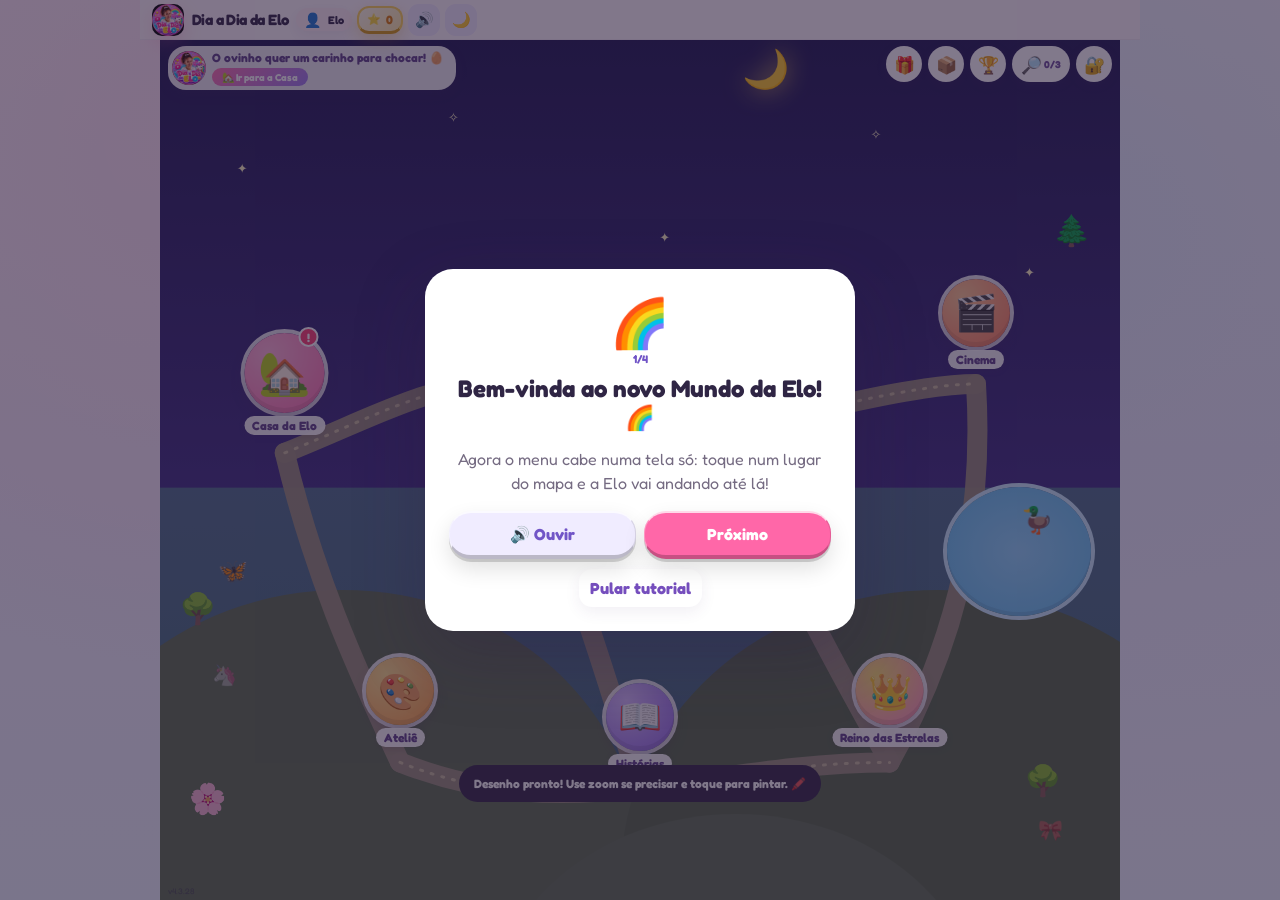
<file: index.html>
<!doctype html>
<html lang="pt-BR">
<head>
<meta charset="UTF-8" />
<meta http-equiv="Content-Security-Policy" content="default-src 'self'; script-src 'self' 'unsafe-inline' https://www.youtube.com https://s.ytimg.com; style-src 'self' 'unsafe-inline'; img-src 'self' data: blob: https://i.ytimg.com https://img.youtube.com; media-src 'self' data: blob:; font-src 'self' data:; connect-src 'self' https://*.workers.dev https://www.youtube.com; frame-src 'self' https://www.youtube-nocookie.com https://www.youtube.com; worker-src 'self'; manifest-src 'self'; object-src 'none'; base-uri 'self'; form-action 'self'" />
<script>
(function(){
  var repairKey = 'elo_client_repaired_4.3.28-r67';
  var started = false;
  function repairOldCache(){
    if (started || !navigator.onLine) return;
    try { if (localStorage.getItem(repairKey) === 'done') return; } catch(_) { return; }
    started = true;
    try { localStorage.setItem(repairKey, 'pending'); } catch(_) {}
    var jobs = [];
    if ('caches' in window) jobs.push(caches.keys().then(function(keys){
      return Promise.all(keys.filter(function(key){ return key.indexOf('elo-official-') === 0; }).map(function(key){ return caches.delete(key); }));
    }));
    if ('serviceWorker' in navigator) jobs.push(navigator.serviceWorker.getRegistrations().then(function(regs){
      return Promise.all(regs.map(function(reg){ return reg.unregister(); }));
    }));
    Promise.allSettled(jobs).then(function(){
      try { localStorage.setItem(repairKey, 'done'); } catch(_) {}
      location.replace(location.href);
    });
  }
  try { localStorage.removeItem('elo_force_landscape_90'); } catch(_) {}
  repairOldCache();
  window.addEventListener('online', repairOldCache, {once:true});
})();
</script>
<meta name="viewport" content="width=device-width, initial-scale=1, viewport-fit=cover" />
<meta name="theme-color" content="#ff67a8" />
<meta name="description" content="Dia a Dia da Elo — jogos, atividades educativas, histórias, criação e diversão em família." />
<meta name="apple-mobile-web-app-capable" content="yes" />
<meta name="apple-mobile-web-app-status-bar-style" content="default" />
<link rel="manifest" href="manifest.webmanifest" />
<link rel="icon" type="image/png" sizes="32x32" href="assets/icons/favicon-32.png" />
<link rel="apple-touch-icon" href="assets/icons/apple-touch-icon.png" />
<title>Dia a Dia da Elo</title>
<link rel="stylesheet" href="fonts.css?v=4.3.28">
<link rel="stylesheet" href="styles.css?v=4.3.28">
<link rel="stylesheet" href="v3.css?v=4.3.28">
<link rel="stylesheet" href="polish.css?v=4.3.28">
<link rel="stylesheet" href="games-v350.css?v=4.3.28">
<link rel="stylesheet" href="landscape.css?v=4.3.28">
<link rel="stylesheet" href="pet.css?v=4.3.28">
<link rel="stylesheet" href="home.css?v=4.3.28">
<link rel="stylesheet" href="completion.css?v=4.3.28" data-elo-completion-style="1">
<link rel="stylesheet" href="game-experience.css?v=4.3.28" data-elo-game-experience-style="1">
<link rel="stylesheet" href="game-rework.css?v=4.3.28" data-elo-game-rework-style="1">
<link rel="stylesheet" href="elo-layout-v4.3.28.css?v=4.3.28">
</head>
<body>

<div id="splash"><div class="splashCard"><img src="assets/icons/icon-192.png" alt="Dia a Dia da Elo"><h2>Dia a Dia da Elo</h2><p>Brincar • Aprender • Criar</p></div><script>setTimeout(function(){var s=document.getElementById("splash");if(s){s.style.opacity="0";s.style.pointerEvents="none";setTimeout(function(){if(s.parentNode)s.parentNode.removeChild(s);},450);}},1200);</script></div>

<!-- O app adapta o início para modo vertical e mantém paisagem onde ela melhora os jogos. -->
<div id="mandatoryLandscapeBlocker" class="mandatoryLandscapeBlocker" role="dialog" aria-modal="true" aria-labelledby="blockerTitle">
  <div class="blockerCard">
    <div class="blockerPhoneAnim">
      <div class="phoneAnimIcon">📱</div>
      <div class="phoneAnimArrow">🔄</div>
    </div>
    <h2 id="blockerTitle">O Mundo da Elo só funciona deitado! 🌈</h2>
    <p>Para brincar pelo mapa, jogar, colorir e cuidar da Elo, <b>vire o celular de lado (modo paisagem)</b>.</p>
    
    <div class="blockerActions">
      <button class="btn blockerBtn primary" onclick="requestLandscapeMode()">
        <span>🔄</span> Deitar a Tela Automaticamente
      </button>
    </div>

    <div class="blockerHelp">
      <p style="margin:0 0 6px 0;font-weight:900;color:#fde047;font-size:13px;">📱 Como virar a tela no seu celular:</p>
      <ol style="margin:0;padding-left:18px;line-height:1.5;font-size:12px;">
        <li>Toque no botão <b>"Deitar a Tela Automaticamente"</b> acima.</li>
        <li>Ou puxe a barra de notificações do topo do seu celular (onde fica o Wi-Fi e bateria) e toque em <b>"Retrato"</b> para mudar para <b>"Rotação automática"</b>.</li>
        <li>Em seguida, deite o celular de lado para a brincadeira começar!</li>
      </ol>
    </div>
  </div>
</div>

<div id="appContainer" class="app">
<header><div class="brand compactBrand"><img class="brandLogo" src="assets/logo-oficial.webp" alt="Dia a Dia da Elo"><div class="brandText"><h1>Dia a Dia da Elo</h1><div class="handle">@diaadiadaelo</div></div><div class="brandActions"><button id="profileChip" class="profileChip profileCompact" onclick="openProfileChooser()" aria-label="Trocar perfil"><span>👤</span><b>Elo</b><small>perfil</small></button><div class="headerStars" aria-label="Estrelas conquistadas">⭐ <span id="starCount">0</span></div><button id="speechBtn" class="iconBtn" onclick="toggleSpeech()" aria-label="Leitura em voz">🔊</button><button id="sleepModeBtn" class="iconBtn" onclick="toggleSleepMode()" aria-label="Modo Soninho" title="Modo Soninho">🌙</button></div></div></header>

<section id="homePanel" class="panel home active">
  <div id="hmScene" class="hmScene" data-time="day">
    <div class="hmSky">
      <button id="hmSun" type="button" class="hmSun" onclick="toggleSleepMode()" aria-label="Sol e lua: ligar ou desligar o modo soninho">☀️</button>
      <i class="hmCloud c1" aria-hidden="true">☁️</i><i class="hmCloud c2" aria-hidden="true">☁️</i>
      <i class="hmStar s1" aria-hidden="true">✦</i><i class="hmStar s2" aria-hidden="true">✧</i><i class="hmStar s3" aria-hidden="true">✦</i><i class="hmStar s4" aria-hidden="true">✧</i><i class="hmStar s5" aria-hidden="true">✦</i>
    </div>
    <div class="hmGround" aria-hidden="true"><i></i><i></i><i></i></div>
    <svg class="hmRoads" viewBox="0 0 100 100" preserveAspectRatio="none" aria-hidden="true">
      <path d="M13,48 C22,44 28,40 35,40 S52,46 59,45 S78,40 85,40"/><path d="M25,84 C34,88 42,88 50,87 S66,84 76,84"/>
      <path d="M13,48 C16,62 20,72 25,84"/><path d="M35,40 C42,58 46,72 50,87"/><path d="M59,45 C64,60 70,72 76,84"/><path d="M85,40 C86,58 82,72 76,84"/>
      <path class="dash" d="M13,48 C22,44 28,40 35,40 S52,46 59,45 S78,40 85,40"/><path class="dash" d="M25,84 C34,88 42,88 50,87 S66,84 76,84"/>
    </svg>
    <div class="hmDecor hmDeco0" aria-hidden="true"><i class="hmDeco" style="left:2%;top:64%">🌳</i><i class="hmDeco" style="left:93%;top:20%">🌲</i><i class="hmDeco" style="left:44%;top:50%">🌷</i><i class="hmDeco" style="left:66%;top:60%">🌼</i><i class="hmDeco" style="left:3%;top:86%">🌸</i><i class="hmDeco" style="left:90%;top:84%">🌳</i></div>
    <div class="hmPond" aria-hidden="true"></div><button id="hmDuck" type="button" class="hmDuck" onclick="hmDuck()" aria-label="Patinho da lagoa">🦆</button>
    <button id="hmFly" type="button" class="hmFly" onclick="hmFly()" aria-label="Borboleta">🦋</button>
    <button type="button" class="hmSecret" data-sec="star" style="left:43%;top:62%" onclick="findWorldSecret('star');renderHomeScene()" aria-label="Segredo estrela">⭐</button>
    <button type="button" class="hmSecret" data-sec="unicorn" style="left:5%;top:72%" onclick="findWorldSecret('unicorn');renderHomeScene()" aria-label="Segredo unicórnio">🦄</button>
    <button type="button" class="hmSecret" data-sec="bow" style="left:91%;top:90%" onclick="findWorldSecret('bow');renderHomeScene()" aria-label="Segredo laço">🎀</button>
    <button type="button" class="hmStop big" data-stop="casa" style="--x:13;--y:40;--c1:#ffb3d6;--c2:#ff6fae;--d:0s" onclick="openWorldPlace('casa')" aria-label="Casa da Elo"><i class="hmNext hidden">▶ continuar</i><span class="hmBub">🏡</span><span class="hmLbl">Casa da Elo</span><i class="hmBadge hidden">!</i></button>
    <button type="button" class="hmStop" data-stop="school" style="--x:35;--y:33;--c1:#9ae6b4;--c2:#3fb985;--d:.4s" onclick="openWorldPlace('school')" aria-label="Escolinha"><i class="hmNext hidden">▶ continuar</i><span class="hmBub">🎓</span><span class="hmLbl">Escolinha</span></button>
    <button type="button" class="hmStop" data-stop="play" style="--x:59;--y:38;--c1:#9ccbff;--c2:#5a8dee;--d:.8s" onclick="openWorldPlace('play')" aria-label="Jogos"><i class="hmNext hidden">▶ continuar</i><span class="hmBub">🎮</span><span class="hmLbl">Jogos</span></button>
    <button type="button" class="hmStop" data-stop="cinema" style="--x:85;--y:33;--c1:#ffc78f;--c2:#ff7a59;--d:1.2s" onclick="openWorldPlace('cinema')" aria-label="Cinema"><i class="hmNext hidden">▶ continuar</i><span class="hmBub">🎬</span><span class="hmLbl">Cinema</span></button>
    <button type="button" class="hmStop" data-stop="creative" style="--x:25;--y:77;--c1:#ffe08a;--c2:#ff9f43;--d:1.6s" onclick="openWorldPlace('creative')" aria-label="Ateliê"><i class="hmNext hidden">▶ continuar</i><span class="hmBub">🎨</span><span class="hmLbl">Ateliê</span></button>
    <button type="button" class="hmStop" data-stop="library" style="--x:50;--y:80;--c1:#d6c0ff;--c2:#8f66e8;--d:2s" onclick="openWorldPlace('library')" aria-label="Histórias"><i class="hmNext hidden">▶ continuar</i><span class="hmBub">📖</span><span class="hmLbl">Histórias</span></button>
    <button type="button" class="hmStop" data-stop="rpg" style="--x:76;--y:77;--c1:#ffe36e;--c2:#ff8fc0;--d:2.4s" onclick="openWorldPlace('rpg')" aria-label="Reino das Estrelas"><i class="hmNext hidden">▶ continuar</i><span class="hmBub">👑</span><span class="hmLbl">Reino das Estrelas</span></button>
    <div id="worldEloWalker" class="worldEloWalker hmElo" onclick="hmEloTap()" aria-label="Elo passeando pelo mundo"><div class="walkerDollStage"><div id="worldMapEloMount" class="worldMapEloMount"></div><div class="walkerShadow"></div></div></div>
    <div class="hmHud">
      <div class="hmGuide"><img src="assets/logo-oficial.webp" alt=""><div class="hmGuideBox"><p id="eloGuideText">Para onde vamos hoje? Toque num lugar do mapa!</p><button id="hmGuideBtn" type="button" class="hmGuideBtn hidden" onclick="hmGuideGo()"></button></div></div>
      <div class="hmIcons">
        <button id="hmChest" type="button" class="hmIco" onclick="openStarShop()" aria-label="Baú de estrelas">🎁<i class="hmDot hidden"></i></button>
        <button type="button" class="hmIco" onclick="openStickersAlbum()" aria-label="Álbum de figurinhas">📦</button>
        <button type="button" class="hmIco" onclick="openPanel('achievementsPanel','home')" aria-label="Minhas conquistas">🏆</button>
        <button type="button" class="hmIco chip" onclick="openPanel('collectionPanel','home')" aria-label="Segredos encontrados">🔎<b id="hmSecretCount">0/3</b></button>
        <button type="button" class="hmIco" onclick="openParents()" aria-label="Área dos pais">🔐</button>
      </div>
    </div>
    <span class="hmVer">v<span data-app-version>4.3.28</span></span>
  </div>
</section>
<section id="casaPanel" class="panel">
  <div class="csTop"><button class="back" onclick="appBack()" aria-label="Voltar">‹</button><h2>Casa da Elo 🏡</h2><span class="csSpacer"></span><button class="csChest" onclick="openStarShop()">🎁 Baú ⭐</button></div>
  <div id="csHouse" class="csHouse" data-time="day">
    <div class="csRoof">Casa da Elo 💗</div>
    <div class="csFloors">
      <button type="button" class="csRoom r-bed" data-room="room" onclick="casaGo('room')" aria-label="Quarto 3D: decorar"><span class="csWin"></span><span class="csProps"><b class="p1">🛏️</b><b class="p2">🌈</b><b class="p3">🧸</b></span><span class="csInfo"><strong>Quarto</strong><small>Decore do seu jeito</small></span></button>
      <button type="button" class="csRoom r-closet" data-room="wardrobe" onclick="casaGo('wardrobe')" aria-label="Guarda-roupa: escolher looks"><span class="csWin"></span><span class="csProps"><b class="p1">👗</b><b class="p2">🪞</b><b class="p3">👠</b></span><span class="csInfo"><strong>Guarda-roupa</strong><small>Escolha o look da Elo</small></span></button>
      <button type="button" class="csRoom r-pet" data-room="pet" onclick="casaGo('pet')" aria-label="Bichinho virtual"><span class="csProps"><b class="p1">🧺</b><b class="p3">🥣</b></span><span id="csPetStage" class="csPetStage"></span><span class="csInfo"><strong>Bichinho</strong><small id="csPetMood">Cuidar e brincar 🐾</small></span><i id="csPetBadge" class="csBadge hidden">!</i></button>
      <button type="button" class="csRoom r-bath" data-room="care" onclick="casaGo('care')" aria-label="Consultório: cuidar dos dentinhos"><span class="csWin"></span><span class="csProps"><b class="p1">🛁</b><b class="p2">🦷</b><b class="p3">🧼</b></span><span class="csInfo"><strong>Consultório</strong><small>Dentinhos, curativos e lancheira</small></span></button>
    </div>
  </div>
</section>

<section id="achievementsPanel" class="panel">
  <div class="topTitle"><button class="back" onclick="appBack()">‹</button><h2>Livro de Conquistas</h2></div>
  <div class="albumHero"><div id="albumAvatar" class="albumAvatar">🌟</div><div><small class="muted">AVENTURAS DE</small><h3 id="albumProfileName" style="margin:2px 0">Elo</h3><span class="muted">Tudo que este perfil já conquistou 💗</span></div></div>
  <div class="v2Grid" style="margin-bottom:12px"><div class="v2Stat"><strong id="albumStars">0</strong><span>ESTRELAS</span></div><div class="v2Stat"><strong id="albumStories">0</strong><span>HISTÓRIAS LIDAS</span></div><div class="v2Stat"><strong id="albumRpgLevel">1</strong><span>NÍVEL NO RPG</span></div><div class="v2Stat"><strong id="albumMedals">0</strong><span>MEDALHAS</span></div></div>
  <div class="achievementSummary"><div class="summaryBox"><strong id="achievementUnlocked">0</strong><span>DESBLOQUEADAS</span></div><div class="summaryBox"><strong id="achievementTotal">0</strong><span>TOTAL</span></div></div>
  <div class="card"><p class="muted">Brinque, aprenda, leia histórias e complete desafios para desbloquear novas conquistas.</p><div id="allBadges" class="badges"></div></div>
  <div class="card"><h3>Medalhas dos Jogos 🏅</h3><p class="medalHint">Complete cada jogo nos três níveis. Fácil libera bronze, médio libera prata e difícil libera ouro. Para completar a coleção é preciso jogar todos os níveis.</p><div id="gameMedals" class="medalGames"></div></div>
  <div class="card"><h3>Inglês da Elo 🇺🇸</h3><p class="medalHint">Cada faixa etária tem progresso, medalhas e certificado próprios.</p><div id="englishAlbumMedals" class="engMedalGrid"></div><div id="englishAlbumCertificate"></div></div>
  <div class="card"><h3>Medalhas do RPG ✨</h3><p class="medalHint">No RPG, as conquistas são diferentes: explorar, conversar, subir de nível, comprar roupas, vencer batalhas e avançar na história libera muitas medalhas especiais.</p><div id="rpgMedals" class="rpgMedalGrid"></div></div>
</section>

<section id="watchPanel" class="panel cinemaPanel">
  <div class="topTitle">
    <button class="back" onclick="appBack()">‹</button>
    <h2>Cinema da Elo 🎬</h2>
    <button class="btnStarBoutique" onclick="openStarShop()" style="margin-left:auto;padding:6px 12px;font-size:11px">🎁 Baú de Estrelas</button>
  </div>
  
  <!-- Streaming Hero Banner -->
  <div class="streamingHero">
    <span class="streamingHeroBadge">🔴 LANÇAMENTO DO CANAL</span>
    <h3 id="streamingHeroTitle">Aventuras Oficiais com a Elo</h3>
    <p id="streamingHeroSub">Assista aos episódios, desafios e Shorts mais recentes do canal direto aqui no app!</p>
    <div class="streamingHeroActions">
      <button class="streamingPlayBtn" onclick="openCinemaPlaylist('UUBPBaYweoBPjr8XlfOz1dwQ', false)"><span>▶</span> Assistir Agora</button>
    </div>
  </div>

  <!-- Filtro Rápido de Categorias -->
  <div class="streamingChips">
    <button class="streamingChip active" onclick="cinemaFilterCategory('all', this)">🍿 Todos</button>
    <button class="streamingChip" onclick="cinemaFilterCategory('adventures', this)">🌟 Aventuras</button>
    <button class="streamingChip" onclick="cinemaFilterCategory('music', this)">🎵 Músicas</button>
    <button class="streamingChip" onclick="cinemaFilterCategory('shorts', this)">📱 Shorts</button>
    <button class="streamingChip" onclick="cinemaFilterCategory('school', this)">🎒 Escolinha</button>
  </div>

  <div id="cinemaShelves" class="cinemaShelves"><div class="cinemaBoot">Preparando o cinema… ✨</div></div>
  <div id="cinemaProbeHost" class="cinemaProbeHost" aria-hidden="true"></div>
</section>

<section id="playPanel" class="panel">
  <div class="topTitle"><button class="back" onclick="appBack()">‹</button><h2>Jogos da Elo</h2></div>
  <div class="card"><button type="button" class="btn" style="width:100%;margin-bottom:10px;background:linear-gradient(135deg,#ff8fc0,#8f56e8)" onclick="openWorldPlace('family')">👨‍👩‍👧 Festa da Família — mímica, duelo e roleta</button><p class="muted">Bem-vinda à pasta de jogos da Elo. Aqui tem aventura, memória, labirinto, quebra-cabeça e outros desafios divertidos para brincar.</p><div class="gameLaunchGrid">
    <button class="gameLaunch rpgLaunch full" onclick="openRpg()"><img class="gameCover" src="assets/game-covers/rpg-cover-v2.webp" alt="Elo e o Reino das Estrelas"><div class="gameInfo"><span class="gameTag">Jogo principal • RPG</span><b>Elo e o Reino das Estrelas</b><small>Explore o mundo, converse com personagens, cumpra missões, evolua, compre roupas e enfrente inimigos em um RPG clássico.</small><div class="rpgFeatures"><span>🏠 Casa da Elo</span><span>🏘️ Cidades</span><span>⚔️ Batalhas</span><span>👗 Roupas</span><span>🏅 Muitas medalhas</span></div><span class="gameArrow">›</span></div></button>
    <button class="gameLaunch" onclick="openGame('findGame','Ache a estrela ⭐')"><img class="gameCover" src="assets/game-covers/find-cover.webp" alt="Ache a estrela"><div class="gameInfo"><b>Ache a estrela</b><small>Encontre a estrela escondida no cenário.</small><span class="gameArrow">›</span></div></button>
    <button class="gameLaunch" onclick="openGame('mazeGame','Labirinto da Elo 🦄')"><img class="gameCover" src="assets/game-covers/maze-cover.webp" alt="Labirinto da Elo"><div class="gameInfo"><b>Labirinto da Elo</b><small>Ajude a Elo a chegar ao unicórnio.</small><span class="gameArrow">›</span></div></button>
    <button class="gameLaunch" onclick="openGame('unicornChaseGame','Caça aos Unicórnios 👻🦄')"><img class="gameCover" src="assets/game-covers/chase-cover.webp" alt="Caça aos Unicórnios"><div class="gameInfo"><b>Caça aos Unicórnios</b><small>Agora com arena aberta para correr e fugir do fantasminha.</small><span class="gameArrow">›</span></div></button>
    <button class="gameLaunch" onclick="openGame('memoryGame','Memória da Elo 🧩')"><img class="gameCover" src="assets/game-covers/memory-cover.webp" alt="Memória da Elo"><div class="gameInfo"><b>Memória da Elo</b><small>Fácil, médio e difícil com cartas ilustradas da Elo.</small><span class="gameArrow">›</span></div></button>
    <button class="gameLaunch" onclick="openGame('puzzleGame','Quebra-cabeça da Elo 🧩')"><img class="gameCover" src="assets/game-covers/puzzle-cover.webp" alt="Quebra-cabeça da Elo"><div class="gameInfo"><b>Quebra-cabeça da Elo</b><small>Monte as imagens da Elo em 3 níveis.</small><span class="gameArrow">›</span></div></button>
    <button class="gameLaunch" onclick="openGame('tapGameSection','Toque no número 🎯')"><img class="gameCover" src="assets/game-covers/tap-cover.webp" alt="Toque no número"><div class="gameInfo"><b>Toque no número</b><small>Seja rápido antes que o número mude.</small><span class="gameArrow">›</span></div></button>
    <button class="gameLaunch full" onclick="openGame('trailGame','Elo na Trilha Encantada ✨')"><img class="gameCover" src="assets/game-covers/trail-cover.webp" alt="Elo na Trilha Encantada"><div class="gameInfo"><b>Elo na Trilha Encantada</b><small>Fases, chefões, vidas e uma área de toque maior para jogar no celular.</small><span class="gameArrow">›</span></div></button>
  </div></div>
</section>

<section id="learnPanel" class="panel">
  <div class="topTitle">
    <button class="back" onclick="appBack()">‹</button>
    <h2>Escolinha Mágica 🎓</h2>
    <button class="btnStarBoutique" onclick="openStarShop()" style="margin-left:auto;padding:6px 12px;font-size:11px">🎁 Baú de Estrelas</button>
  </div>

  <div class="schoolHeroModern">
    <div class="schoolHeroBadge">✨ APRENDER BRINCANDO</div>
    <h3>O que vamos aprender hoje?</h3>
    <p>A Elo fala com você e ensina de forma divertida com áudio, ilustrações e estrelinhas!</p>
  </div>

  <!-- Trilhas de Aprendizado -->
  <div class="schoolTracks">
    <button class="schoolTrackCard trackLetters on" onclick="selectSchoolTrack('letters', this)">
      <span>🔤</span>
      <div><b>Letras & Palavras</b><small>Alfabeto, rimas e sons</small></div>
    </button>
    <button class="schoolTrackCard trackNumbers" onclick="selectSchoolTrack('numbers', this)">
      <span>🔢</span>
      <div><b>Matemática</b><small>Contar, somar e formas</small></div>
    </button>
    <button class="schoolTrackCard trackAnimals" onclick="selectSchoolTrack('nature', this)">
      <span>🐾</span>
      <div><b>Mundo & Bichos</b><small>Sons e natureza</small></div>
    </button>
    <button class="schoolTrackCard trackMusic" onclick="selectSchoolTrack('music', this)">
      <span>🎹</span>
      <div><b>Piano & Músicas</b><small>Toque canções reais!</small></div>
    </button>
    <button class="schoolTrackCard trackEnglish fullTrackCard" onclick="openEnglishSchool()">
      <span>🇺🇸</span>
      <div><b>Inglês Bilingue da Elo</b><small>5 mundos com pronúncia em inglês: Cores, Números, Frutas, Animais e Saudações</small></div>
    </button>
  </div>

  <!-- Card Interativo da Atividade (Letras, Matemática, Natureza) -->
  <div id="schoolQuizCard" class="schoolActivityCard">
    <div class="schoolQuizLayoutLandscape">
      <div class="schoolQuizInfoCol">
        <div class="schoolActivityHead">
          <button class="schoolSpeakerBtn" onclick="speakCurrentSchoolPrompt()" aria-label="Ouvir instrução">
            <span>🔊</span> Ouvir a Elo
          </button>
          <div id="schoolRoundCounter" class="schoolRoundBadge">Desafio 1/8</div>
        </div>
        <h3 id="schoolQuestionTitle" class="schoolQuestionTitle">Carregando atividade...</h3>
      </div>
      <div id="schoolOptionsGrid" class="schoolOptionsGrid"></div>
    </div>
  </div>

  <!-- Card do Piano Mágico & Músicas Guiadas -->
  <div id="schoolMusicCard" class="schoolActivityCard hidden">
    <div class="pianoHeader">
      <div>
        <span class="schoolHeroBadge" style="background:#db2777;color:#fff;">🎵 CONSERVATÓRIO DA ELO</span>
        <h3 style="margin:4px 0 2px;color:#3b2050;">Piano Arco-Íris & Canções</h3>
        <p class="muted" style="margin:0;font-size:12px;">Toque livremente ou siga a tecla piscando para tocar uma música famosa!</p>
      </div>
    </div>
    <div class="songSelectorRow">
      <button class="songChip on" onclick="selectPianoSong('free', this)">🎹 Modo Livre</button>
      <button class="songChip" onclick="selectPianoSong('twinkle', this)">⭐ Brilha Estrelinha</button>
      <button class="songChip" onclick="selectPianoSong('butterfly', this)">🦋 Borboletinha</button>
      <button class="songChip" onclick="selectPianoSong('happy', this)">🎂 Parabéns</button>
      <button class="songChip" onclick="selectPianoSong('balloon', this)">🎈 Cai Cai Balão</button>
      <button class="songChip" onclick="selectPianoSong('doremi', this)">🎵 Dó, Ré, Mi, Fá</button>
    </div>
    <div id="pianoSongGuide" class="pianoSongGuide">Toque nas teclas coloridas para fazer música! 🎶</div>
    <div id="pianoKeysRow" class="pianoKeysRow"></div>
    <div class="musicBottomRowLandscape">
      <div class="animalSoundBar">
        <small style="font-weight:900;color:#675883;">🐾 Sons:</small>
        <button class="soundPadBtn" onclick="playAnimalSynth('cat')">🐱 Miau</button>
        <button class="soundPadBtn" onclick="playAnimalSynth('dog')">🐶 Au Au</button>
        <button class="soundPadBtn" onclick="playAnimalSynth('duck')">🦆 Quá</button>
        <button class="soundPadBtn" onclick="playAnimalSynth('frog')">🐸 Coaxar</button>
        <button class="soundPadBtn" onclick="playAnimalSynth('bird')">🐦 Piu</button>
      </div>

      <div class="djStationWrap">
        <div class="djHeader">
          <div>
            <h4>🎧 Mesa de DJ</h4>
            <small style="opacity:0.9;">Toque os instrumentos ou ligue o Beat!</small>
          </div>
          <button id="djBeatToggleBtn" class="djBeatLoopBtn" onclick="toggleDJBeatLoop()">▶ Ligar Beat</button>
        </div>
        <div class="djPadsGrid">
          <button class="djPadBtn" style="--pad-color:#ef4444" onpointerdown="playDJPad('kick')"><span>🥁</span><b>Bumbo</b></button>
          <button class="djPadBtn" style="--pad-color:#f59e0b" onpointerdown="playDJPad('snare')"><span>💥</span><b>Caixa</b></button>
          <button class="djPadBtn" style="--pad-color:#06b6d4" onpointerdown="playDJPad('hat')"><span>🔔</span><b>Prato</b></button>
          <button class="djPadBtn" style="--pad-color:#ec4899" onpointerdown="playDJPad('clap')"><span>👏</span><b>Palmas</b></button>
        </div>
      </div>
    </div>
  </div>
</section>

<section id="englishPanel" class="panel">
  <div class="topTitle"><button class="back" onclick="appBack()">‹</button><h2>Inglês da Elo 🇺🇸</h2></div>
  <div id="englishRoot"></div>
</section>

<section id="createPanel" class="panel">
  <div class="topTitle">
    <button class="back" onclick="appBack()">‹</button>
    <h2>Ateliê da Elo 🎨</h2>
    <button class="btnStarBoutique" onclick="openStarShop()" style="margin-left:auto;padding:6px 12px;font-size:11px">🎁 Baú de Estrelas</button>
  </div>

  <div class="creativeModeTabs">
    <button class="cTabBtn active" onclick="switchCreativeMode('freeDraw', this)">
      <span>🖌️</span> <b>Quadros & Pincel</b>
    </button>
    <button class="cTabBtn" onclick="switchCreativeMode('coloring', this)">
      <span>🖍️</span> <b>Livro de Colorir</b>
    </button>
    <button class="cTabBtn" onclick="switchCreativeMode('chef', this)">
      <span>🍕</span> <b>Pizzaria & Chef</b>
    </button>
    
    <button class="cTabBtn" onclick="openModelStudio()">
      <span>💎</span> <b>Estúdio 3D</b>
    </button>
  </div>

  <!-- Modo 1: Desenho Livre com Pincel Mágico -->
  <div id="freeDrawSection" class="freeDrawWrap">
    <div class="freeDrawLayoutLandscape">
      <div class="freeCanvasContainer">
        <canvas id="freeDrawCanvas" width="600" height="420"></canvas>
      </div>

      <div class="freeDrawToolsColLandscape">
        <div class="drawingToolsBar">
          <div class="toolColors">
            <button class="colorPick on" style="background:#ff3377" onclick="setDrawColor('#ff3377', this)" aria-label="Rosa"></button>
            <button class="colorPick" style="background:#ff8800" onclick="setDrawColor('#ff8800', this)" aria-label="Laranja"></button>
            <button class="colorPick" style="background:#ffbb00" onclick="setDrawColor('#ffbb00', this)" aria-label="Amarelo"></button>
            <button class="colorPick" style="background:#00d288" onclick="setDrawColor('#00d288', this)" aria-label="Verde"></button>
            <button class="colorPick" style="background:#00b4d8" onclick="setDrawColor('#00b4d8', this)" aria-label="Azul"></button>
            <button class="colorPick" style="background:#8b5cf6" onclick="setDrawColor('#8b5cf6', this)" aria-label="Roxo"></button>
            <button class="colorPick" style="background:#22223b" onclick="setDrawColor('#22223b', this)" aria-label="Preto"></button>
          </div>

          <div class="toolBrushes">
            <button class="toolBtn on" onclick="setDrawBrush('pen', this)" title="Lápis">✏️</button>
            <button class="toolBtn" onclick="setDrawBrush('brush', this)" title="Pincel Macio">🖌️</button>
            <button class="toolBtn" onclick="setDrawBrush('rainbow', this)" title="Pincel Arco-íris">🌈</button>
            <button class="toolBtn" onclick="setDrawBrush('glitter', this)" title="Pincel Brilho Estelar">✨</button>
            <button class="toolBtn" onclick="setDrawBrush('stamp', this)" title="Carimbos">🦄</button>
            <button class="toolBtn" onclick="setDrawBrush('eraser', this)" title="Borracha">🧼</button>
            <button class="toolBtn clear" onclick="clearFreeDrawCanvas()" title="Limpar tudo">🗑️</button>
          </div>
        </div>

        <div class="stampAndPaperBar">
          <div class="stampPickerRow">
            <small>Carimbos:</small>
            <button class="stampPickBtn on" onclick="pickDrawStamp('⭐', this)">⭐</button>
            <button class="stampPickBtn" onclick="pickDrawStamp('💖', this)">💖</button>
            <button class="stampPickBtn" onclick="pickDrawStamp('🦄', this)">🦄</button>
            <button class="stampPickBtn" onclick="pickDrawStamp('🦋', this)">🦋</button>
            <button class="stampPickBtn" onclick="pickDrawStamp('🌈', this)">🌈</button>
            <button class="stampPickBtn" onclick="pickDrawStamp('👑', this)">👑</button>
            <button class="stampPickBtn" onclick="pickDrawStamp('🐱', this)">🐱</button>
            <button class="stampPickBtn" onclick="pickDrawStamp('🚀', this)">🚀</button>
          </div>
          <div class="paperBgRow">
            <small>Papel:</small>
            <button class="paperBtn on" onclick="setCanvasPaperBg('white', this)">⬜ Branco</button>
            <button class="paperBtn" onclick="setCanvasPaperBg('sky', this)">🌤️ Céu</button>
            <button class="paperBtn" onclick="setCanvasPaperBg('space', this)">🌌 Galáxia</button>
            <button class="paperBtn" onclick="setCanvasPaperBg('garden', this)">🌸 Jardim</button>
          </div>
        </div>

        <div style="display:flex;gap:6px;flex-direction:column;margin-top:4px;">
          <button class="btn" style="background:linear-gradient(135deg,#ff6fae,#8f56e8);width:100%;" onclick="saveFreeDrawArt()">💾 Salvar Obra (+2 ⭐)</button>
        </div>
      </div>
    </div>
  </div>

  <!-- Modo 2: Galeria de Colorir Desenhos da Elo -->
  <div id="coloringSection" class="card hidden">
    <h3>Livro de Colorir Oficial da Elo 🖍️</h3>
    <p class="muted" id="coloringCountText">10 desenhos exclusivos da Elo! Toque em qualquer desenho para abrir a tela de pintura mágica com 30 cores e zoom.</p>
    <div id="coloringGallery" class="coloringGallery"></div>
  </div>

  <!-- Modo 3: Pizzaria & Confeitaria de Pedidos da Elo -->
  <div id="chefSection" class="card hidden">
    <div class="chefStationTabs">
      <button class="chefTabBtn on" onclick="selectChefStation('pizza', this)">🍕 Pizzaria</button>
      <button class="chefTabBtn" onclick="selectChefStation('cake', this)">🎂 Confeitaria</button>
      <button class="chefTabBtn" onclick="selectChefStation('icecream', this)">🍨 Sorveteria</button>
      <button class="chefTabBtn" onclick="selectChefStation('robot', this)">🤖 Oficina</button>
    </div>
    <div id="chefStudioRoot"></div>
  </div>

  

</section>

<section id="storiesPanel" class="panel">
  <div class="topTitle"><button class="back" onclick="appBack()">‹</button><h2>Aventuras da Elo</h2></div>
  <div class="libraryHero"  style="padding:8px 12px;margin-bottom:8px;border-radius:18px;"><img src="assets/aventuras-icon.webp" alt="Aventuras da Elo" style="width:48px;height:48px;"><div style="margin-left:8px;"><h3 style="font-size:16px;margin:0 0 2px;">Biblioteca de Aventuras</h3><p style="margin:0;font-size:11px;">Histórias que ensinam, inspiram e fazem sonhar 💗</p></div></div>
  <div id="libraryGrid" class="libraryGrid"></div>
  <button class="interactiveStoryEntry" onclick="openPanel('interactiveStoriesPanel','stories')"><span>🌳🏰</span><div><b>Histórias Interativas</b><small>Você escolhe o caminho e muda o final.</small></div><i>›</i></button>
</section>

<section id="readerPanel" class="panel">
  <div class="topTitle"><button class="back" onclick="appBack()">‹</button><h2 id="readerTitle">Aventura</h2></div>
  <div class="readerBox"><div id="storyPage" class="storyPage"></div><div class="readerMeta"><b id="pageCounter">Página 1 de 10</b><span id="readerMoral" class="muted"></span></div><div id="readerDots" class="dots"></div><div class="readerBtns"><button class="btn secondary" onclick="prevPage()">← Anterior</button><button class="btn" onclick="nextPage()">Próxima →</button></div><button class="btn secondary full" style="margin-top:8px" onclick="readStoryPage()">🔊 Ler esta página</button></div>
</section>

<section id="clubPanel" class="panel">
  <div class="topTitle"><button class="back" onclick="appBack()">‹</button><h2>Clubinho da Elo</h2></div>
  <div class="clubHero"><img src="assets/member-promo.webp" alt="Seja membro"><div><h3>Faça parte da nossa família! 💗</h3><p class="muted">Apoie o canal e participe ainda mais de perto.</p></div></div>
  <div class="plans"><div class="plan"><h3>⭐ Amigo do Canal</h3><div class="price">R$ 3,99/mês</div><ul class="benefits"><li>Selos de fidelidade</li><li>Emojis exclusivos</li><li>Chats exclusivos</li><li>Prioridade de resposta</li></ul></div><div class="plan vip"><h3>👑 Super Fã / Clubinho VIP</h3><div class="price">R$ 7,99/mês</div><ul class="benefits"><li>Todos os benefícios anteriores</li><li>Enquetes exclusivas</li><li>Vídeos e Shorts exclusivos</li><li>Transmissões ao vivo</li><li>Citar o nome dos membros</li></ul></div></div>
  <div class="card" style="margin-top:12px"><button class="btn full" onclick="openMemberWithGate()">👑 Seja membro agora</button><div class="parentGate">🔒 Por segurança, o link de assinatura só é aberto com o PIN dos responsáveis.</div></div>
  <div class="card"><h3>Por que participar?</h3><div class="badges"><div class="badge on"><span>💗</span><strong>Mais conexão</strong><small>Fique mais pertinho da Elo.</small></div><div class="badge on"><span>⭐</span><strong>Conteúdo exclusivo</strong><small>Enquetes, vídeos e muito mais.</small></div><div class="badge on"><span>👑</span><strong>Você faz a diferença</strong><small>Ajuda o canal a crescer.</small></div><div class="badge on"><span>🎉</span><strong>Mais diversão</strong><small>Participe do Clubinho.</small></div></div></div>
</section>

<section id="parentsPanel" class="panel">
  <div class="topTitle"><button class="back" onclick="appBack()">‹</button><h2>Área dos Pais</h2></div>
  <div class="card"><div class="parentSecurity"><div class="lock">🔐</div><div><h3 style="margin:0 0 4px">Controle dos responsáveis</h3><span class="safeLabel">Protegido por PIN de 4 dígitos</span></div></div><p class="muted">Links externos e ações para adultos ficam protegidos. O PIN é salvo somente neste aparelho.</p><button class="btn secondary" onclick="changeParentPin()">Alterar PIN</button></div>
  <div class="card"><h3>Perfis infantis 👧🧒</h3><p class="muted">Até 4 perfis locais, cada um com suas próprias estrelas, histórias, medalhas e progresso do RPG. Nenhum nome é enviado para a internet.</p><div id="profileList" class="profileList"></div></div>
  <div class="card"><h3>Progresso neste aparelho 📊</h3><div id="parentProgressDashboard"></div><div id="v3ParentProgress" class="v3ParentProgress"></div></div>
  <div class="card"><h3>Tempo saudável ⏱️</h3><p class="muted">Lembrete suave para descansar os olhos. Não bloqueia a criança automaticamente.</p><div class="settingRow"><span>Uso de hoje</span><strong id="usageToday">0 min</strong></div><div class="settingRow"><span>Lembrar após</span><select id="dailyLimitSelect" onchange="setDailyLimit(this.value)"><option value="0">Sem lembrete</option><option value="30">30 minutos</option><option value="45">45 minutos</option><option value="60">60 minutos</option><option value="90">90 minutos</option></select></div></div>
  <div class="card youngVoiceInfo"><h3>Experiência por idade 🔊</h3><p class="muted">Em perfis de 3–5 anos, a Elo apresenta em voz as principais áreas na primeira abertura da sessão, reduzindo a dependência de leitura.</p></div>
  <div class="card"><h3>Acessibilidade ♿</h3><div class="settingRow"><label for="aLarge">Texto maior</label><input id="aLarge" data-a11y="large" type="checkbox" onchange="setA11y('large',this.checked)"></div><div class="settingRow"><label for="aContrast">Alto contraste</label><input id="aContrast" data-a11y="contrast" type="checkbox" onchange="setA11y('contrast',this.checked)"></div><div class="settingRow"><label for="aBig">Botões maiores</label><input id="aBig" data-a11y="big" type="checkbox" onchange="setA11y('big',this.checked)"></div><div class="settingRow"><label for="aReduce">Reduzir animações</label><input id="aReduce" data-a11y="reduce" type="checkbox" onchange="setA11y('reduce',this.checked)"></div><div class="row" style="margin-top:10px"><button class="btn secondary" onclick="readCurrentScreen()">🔊 Testar leitura em voz</button></div></div>
  <div class="card"><h3>Backup do progresso 💾</h3><p class="muted">Salve o progresso do perfil atual em um arquivo e restaure depois neste ou em outro aparelho.</p><div class="row"><button class="btn secondary" onclick="exportProfileBackup()">Exportar backup</button><button class="btn secondary" onclick="triggerImportBackup('replace')">Substituir perfil</button><button class="btn secondary" onclick="triggerImportBackup('new')">Restaurar como novo perfil</button><input id="backupInput" type="file" accept="application/json,.json" class="hidden" onchange="importProfileBackup(this)"></div></div>
  <div class="card"><h3>Experiência infantil segura</h3><p class="muted">Sem anúncios, sem conta online infantil e sem compras dentro do app. Estrelinhas, favoritos e progresso ficam armazenados localmente no aparelho.</p></div>
  <div class="card"><h3>Links oficiais 🔒</h3><p class="muted">Abertura de YouTube, Instagram e Clube da Elo é uma ação dos responsáveis.</p><div class="row"><button class="btn" onclick="openSubscribe()">Inscrever no YouTube</button><button class="btn secondary" onclick="openExternal(MEMBER_URL)">Página de membros</button><button class="btn secondary" onclick="openInstagram()">Instagram da Elo</button></div></div>
  <div class="card parentClubCard"><h3>Clubinho da Elo 👑</h3><p class="muted">Informações de assinatura e valores ficam somente na Área dos Pais.</p><button class="btn secondary" onclick="openPanel('clubPanel','parents')">Ver planos e benefícios</button></div>
  <div class="card"><h3>Privacidade e transparência</h3><div class="row"><button class="btn secondary" onclick="openPanel('privacyPanel','parents')">Política de Privacidade</button><button class="btn secondary" onclick="openPanel('termsPanel','parents')">Termos de Uso</button></div></div>
  <div class="card"><h3>Conquistas da criança</h3><button class="btn secondary" onclick="openPanel('achievementsPanel','achievements')">Ver conquistas</button></div>
  <div class="card"><h3>Sobre o app</h3><p class="muted">Dia a Dia da Elo • versão <span data-app-version>4.3.28</span>.</p><p class="muted">Inclui perfis locais, Inglês por faixa etária, Livro de Conquistas, leitura em voz, acessibilidade, tempo saudável, backup de progresso e o RPG Elo e o Reino das Estrelas.</p></div>
</section>

<section id="collectionPanel" class="panel">
  <div class="topTitle"><button class="back" onclick="appBack()">‹</button><h2>Coleções da Elo 🧺</h2></div>
  <div class="card"><p class="muted">Descubra itens brincando, aprendendo e explorando o Mundo da Elo. Não existe obrigação diária.</p><div id="collectionGrid" class="collectionGrid"></div></div>
</section>

<section id="roomPanel" class="panel">
  <div class="topTitle"><button class="back" onclick="appBack()">‹</button><h2>Quarto da Elo 🏠</h2><button class="btnStarBoutique" onclick="openStarShop()" style="margin-left:auto;padding:6px 12px;font-size:11px">🎁 Baú de Estrelas</button></div>
  <div class="cantinhoTopSwitcher">
    <button class="cSwitchBtn" onclick="openPanel('casaPanel','casa')">🏡 Casa</button>
    <button class="cSwitchBtn on" onclick="openPanel('roomPanel','casa')">🛏️ Quarto</button>
    <button class="cSwitchBtn" onclick="openPanel('wardrobePanel','casa')">👗 Guarda-roupa</button>
    <button class="cSwitchBtn" onclick="openPet()">🐾 Bichinho</button>
    <button class="cSwitchBtn" onclick="openPanel('carePanel','casa')">🦷 Cuidados</button>
  </div>
  <div class="roomIntro" ><div><small>MEU CANTINHO</small><h3>Decore do seu jeito</h3><p>Itens novos aparecem conforme você brinca, aprende e explora. Toque nos móveis e objetos para ver a Elo reagir.</p></div><button onclick="eloGuideSay('Este é o meu quarto! Toque nas opções abaixo para decorar do seu jeito.')">🔊</button></div>
  <div class="roomLayoutLandscape">
    <div id="eloRoom" class="eloRoom room-premium">
      <div class="roomCeilingGlow"></div>
      <div class="roomWindow roomInteractive" role="button" tabindex="0" aria-label="Janela do quarto" onclick="roomInteract('window')"><div class="windowSky"><i></i><i></i></div><div class="curtain left"></div><div class="curtain right"></div></div>
      <div class="roomWallArt art-rainbow roomInteractive" role="button" tabindex="0" aria-label="Quadro do quarto" onclick="roomInteract('art')"></div>
      <div class="roomShelf roomInteractive" role="button" tabindex="0" aria-label="Prateleira do quarto" onclick="roomInteract('shelf')"><i></i><i></i><i></i><i></i></div>
      <div class="roomWardrobe roomInteractive" role="button" tabindex="0" aria-label="Abrir guarda-roupa" onclick="roomInteract('wardrobe')"><span></span><span></span></div>
      <div class="roomBed bed-pink roomInteractive" role="button" tabindex="0" aria-label="Cama da Elo" onclick="roomInteract('bed')"><div class="head"></div><div class="pillow"></div><div class="blanket"></div><div class="bedLeg l"></div><div class="bedLeg r"></div></div>
      <div class="roomDesk"><div class="lamp"></div><div class="book"></div></div>
      <div class="roomRug rug-heart"></div>
      <div class="roomToy toy-unicorn roomInteractive" role="button" tabindex="0" aria-label="Brinquedo do quarto" onclick="roomInteract('toy')"></div>
      <button id="roomPetSpot" class="roomPetSpot roomInteractive" role="button" tabindex="0" aria-label="Bichinho no quarto" onclick="openPet()"><div id="roomPetMount"></div><span class="roomPetBubble">🐾 Cuidar</span></button>
      <button class="roomEloSpot" onclick="eloGuideSay('Meu quarto ficou lindo! Toque nos móveis para me ver brincar!')" aria-label="Elo no quarto"><div id="roomEloMount"></div></button>
    </div>
    <div class="roomControlDock"><div class="roomControlHead"><b>Decorar ✨</b><div class="roomHeadActions"><button class="smallBtn" onclick="openPet()">🐾 Bichinho</button><button class="smallBtn" onclick="openPanel('wardrobePanel','home')">👗 Vestir Elo</button></div></div><div id="roomDecorTabs" class="roomDecorTabs"></div><div id="roomDecorGrid" class="decorGrid decorGridCompact"></div></div>
  </div>
</section>

<section id="wardrobePanel" class="panel">
  <div class="topTitle"><button class="back" onclick="appBack()">‹</button><h2>Guarda-roupa da Elo 👗</h2><button class="btnStarBoutique" onclick="openStarShop()" style="margin-left:auto;padding:6px 12px;font-size:11px">🎁 Baú de Estrelas</button></div>
  <div class="cantinhoTopSwitcher">
    <button class="cSwitchBtn" onclick="openPanel('casaPanel','casa')">🏡 Casa</button>
    <button class="cSwitchBtn" onclick="openPanel('roomPanel','casa')">🛏️ Quarto</button>
    <button class="cSwitchBtn on" onclick="openPanel('wardrobePanel','casa')">👗 Guarda-roupa</button>
    <button class="cSwitchBtn" onclick="openPet()">🐾 Bichinho</button>
    <button class="cSwitchBtn" onclick="openPanel('carePanel','casa')">🦷 Cuidados</button>
  </div>
  <div class="wardrobeLayoutLandscape">
    <div class="wardrobeStudio">
      <div class="wardrobeStage">
        <div id="wardrobeElo" class="eloDoll" aria-label="Elo com o visual escolhido"><span class="dollHairBack"></span><span class="dollHead"><i class="eye e1"></i><i class="eye e2"></i><i class="mouth"></i><i class="blush bl1"></i><i class="blush bl2"></i></span><span class="dollHairFront"></span><span class="dollBow"></span><span class="dollNecklace"></span><span class="dollBody"><i class="dollTop"></i><i class="dollBottom"></i><i class="dollDress"></i><i class="arm a1"></i><i class="arm a2"></i></span><span class="leg l1"></span><span class="leg l2"></span><span class="shoe sh1"></span><span class="shoe sh2"></span><span class="dollBracelet"></span><span class="dollRing"></span><span class="dollEarring er1"></span><span class="dollEarring er2"></span></div>
        <div class="wardrobeMirrorGlow"></div>
      </div>
      <div class="wardrobeInfo"><small>MEU LOOK</small><b id="wardrobeName">Look da Elo</b><button class="smallBtn" onclick="resetV3Wardrobe()">↻ Original</button></div>
    </div>
    <div class="wardrobeControlDock"><div class="wardrobeDockLabel"><b>Looks prontos</b><small>Peça por peça</small></div><div id="wardrobePresets" class="wardrobePresets"></div><div id="wardrobeTabs" class="wardrobeTabs"></div><div id="wardrobeGrid" class="wardrobeGrid wardrobeGrid302"></div></div>
  </div>
</section>


<section id="petPanel" class="panel">
  <div class="pzTop">
    <button class="back" onclick="appBack()" aria-label="Voltar">‹</button>
    <h2 class="pzTitle">Bichinho da Elo 🐾</h2>
    <div class="pzTabs" role="group" aria-label="Cantinho da Elo">
      <button onclick="openPanel('casaPanel','casa')" title="Casa da Elo" aria-label="Casa da Elo">🏡</button>
      <button onclick="openPanel('roomPanel','casa')" title="Quarto 3D" aria-label="Quarto 3D">🛏️</button>
      <button onclick="openPanel('wardrobePanel','casa')" title="Guarda-roupa" aria-label="Guarda-roupa">👗</button>
      <button class="on" onclick="openPet()" title="Bichinho" aria-label="Bichinho">🐾</button>
      <button onclick="openPanel('carePanel','casa')" title="Cuidados" aria-label="Cuidados">🦷</button>
    </div>
    <span class="pzSpacer"></span>
    <button class="pzIcon" onclick="petOpenSheet('album')" title="Álbum de bichinhos" aria-label="Álbum de bichinhos">📖</button>
    <button id="pzNotifyBtn" class="pzIcon" onclick="petOpenSheet('notify')" title="Lembretes" aria-label="Lembretes">🔔</button>
    <button id="pzSfxBtn" class="pzIcon" onclick="petToggleSfx()" title="Sons" aria-label="Sons">🔊</button>
    <button class="pzIcon" onclick="petOpenSheet('more')" title="Mais" aria-label="Mais opções">⚙️</button>
  </div>

  <div class="pzMain">
    <div class="pzDevice">
      <div class="pzHead"><span id="petStageLabel" class="pzStage">Ovinho</span><b id="petNameLabel" class="pzName">Ovinho misterioso</b><button id="petRenameBtn" class="pzEdit" onclick="renamePet()" aria-label="Mudar o nome">✏️</button></div>
      <div id="pzScreen" class="pzScreen" data-scene="meadow">
        <div id="pzEgg" class="pzEgg" onclick="petTapEgg()"><span></span></div>
        <div id="petCreature" class="petCreature hidden" onclick="petTap()">
          <span class="petWing wL"></span><span class="petWing wR"></span>
          <span class="petEar earL"></span><span class="petEar earR"></span><span class="petHorn"></span><span class="petMane"></span><span class="petTail"></span>
          <span class="petBody"></span><span class="petHead"><i class="petEye e1"></i><i class="petEye e2"></i><i class="petMouth"></i><i class="petCheek c1"></i><i class="petCheek c2"></i></span>
          <span id="petAccessory" class="petAccessory"></span>
        </div>
        <div id="pzDark" class="pzDark" aria-hidden="true"><span>🌙</span><i>✦</i><i>✧</i><i>✦</i></div>
        <div id="petStats" class="pzStats hidden" aria-label="Necessidades do bichinho"></div>
        <div id="pzFx" class="pzFx" aria-hidden="true"></div>
        <div id="petBubble" class="pzBubble">Cuide do ovo para descobrir quem vai nascer! 💗</div>
      </div>
    </div>

    <div class="pzSide">
      <div class="pzGrowth"><div class="t"><b id="petGrowthText">Crescimento</b><small id="petGrowthSub">Cada cuidado ajuda seu amigo a crescer.</small></div><div class="pzBar"><i id="petGrowthBar"></i></div><button id="petAscensionBtn" class="pzAscend hidden" onclick="startPetAscension()">✨ Jornada (+25 ⭐)</button></div>
      <div id="pzMode" class="pzMode">
        <div class="pzView" data-view="home">
          <div class="pzActions">
            <button data-pet-action="feed" class="pzBtn" onclick="petAction('feed')"><span>🥣</span><b>Comida</b></button>
            <button data-pet-action="play" class="pzBtn" onclick="petAction('play')"><span>🎈</span><b>Brincar</b></button>
            <button data-pet-action="bath" class="pzBtn" onclick="petAction('bath')"><span>🚿</span><b>Banho</b></button>
            <button data-pet-action="hygiene" class="pzBtn" onclick="petAction('hygiene')"><span>🪥</span><b>Dentinhos</b></button>
            <button data-pet-action="love" class="pzBtn" onclick="petAction('love')"><span>💗</span><b>Carinho</b></button>
            <button data-pet-action="study" class="pzBtn" onclick="petAction('study')"><span>📚</span><b>Estudar</b></button>
            <button data-pet-action="sleep" class="pzBtn" onclick="petAction('sleep')"><span>🌙</span><b>Apagar luz</b></button>
            <button data-pet-action="style" class="pzBtn" onclick="petOpenSheet('style')"><span>🎀</span><b>Estilo</b></button>
          </div>
          <div id="pzTip" class="pzTip">💡 Toque no seu bichinho para fazer cócegas!</div>
        </div>
        <div class="pzView hidden" data-view="egg">
          <div class="pzEggCard">
            <b id="eggCareText">0/5 cuidados</b>
            <div class="pzBar"><i id="eggCareBar"></i></div>
            <button id="eggCareButton" class="pzEggBtn" onclick="careForEgg()"><span>💗 Cuidar do ovo</span><small id="eggCooldownText">Aquecer e fazer carinho</small></button>
          </div>
        </div>
        <div class="pzView hidden" data-view="feed">
          <div class="pzHint" id="pzFeedHint">Arraste a comidinha até a boquinha — ou toque nela! 🍓</div>
          <div class="pzFoods" id="pzFoods"></div>
          <button class="pzGhost" onclick="petSetMode('home')">‹ Voltar</button>
        </div>
        <div class="pzView hidden" data-view="play">
          <div class="pzHint">🎈 Toque nos balões para estourar!</div>
          <div class="pzMeter"><i id="pzPlayBar"></i></div>
          <div class="pzTip" id="pzPlayScore">0 estourados</div>
          <button class="pzGhost" onclick="petEndPlay(true)">Parar de brincar</button>
        </div>
        <div class="pzView hidden" data-view="study">
          <div class="pzHint" id="pzStudyHint">Pergunta 1 de 3</div>
          <div class="pzQ"><div class="e" id="pzQE"></div><div class="q" id="pzQT"></div><div class="pzOpts" id="pzQOpts"></div></div>
          <button class="pzGhost" onclick="petSetMode('home')">‹ Voltar</button>
        </div>
        <div class="pzView hidden" data-view="bath">
          <div class="pzHint">🧽 Esfregue o bichinho com o dedo!</div>
          <div class="pzMeter"><i id="pzBathBar"></i></div>
          <div class="pzTip">Passe o dedo por cima dele para fazer espuminha 🫧</div>
          <button class="pzGhost" onclick="petSetMode('home')">‹ Cancelar</button>
        </div>
      </div>
    </div>
  </div>

  <div id="pzLetter" class="pzLetter hidden"></div>
  <div id="pzOverlay" class="pzOverlay hidden"><div id="pzSheet" class="pzSheet" role="dialog" aria-modal="true"></div></div>
</section>

<section id="carePanel" class="panel">
  <div class="topTitle">
    <button class="back" onclick="appBack()">‹</button>
    <h2>Consultório da Elo 🦷</h2>
    <button class="btnStarBoutique" onclick="openStarShop()" style="margin-left:auto;padding:6px 12px;font-size:11px">🎁 Baú de Estrelas</button>
  </div>

  <div class="cantinhoTopSwitcher">
    <button class="cSwitchBtn" onclick="openPanel('casaPanel','casa')">🏡 Casa</button>
    <button class="cSwitchBtn" onclick="openPanel('roomPanel','casa')">🛏️ Quarto</button>
    <button class="cSwitchBtn" onclick="openPanel('wardrobePanel','casa')">👗 Guarda-roupa</button>
    <button class="cSwitchBtn" onclick="openPet()">🐾 Bichinho</button>
    <button class="cSwitchBtn on" onclick="openPanel('carePanel','casa')">🦷 Cuidados</button>
  </div>

  <div class="careHero">
    <span class="schoolHeroBadge" style="background:#0284c7;color:#fff;">💖 HÁBITOS SAUDÁVEIS</span>
    <h3>Cuidando da Elo com muito carinho!</h3>
    <p>Escove os dentinhos até brilharem, faça curativos fofos e prepare a lancheira escolar!</p>
  </div>

  <div class="careTabsRow">
    <button class="careTabBtn on" onclick="switchCareTab('teeth', this)">
      <span>🪥</span> <b>Escovar Dentes</b>
    </button>
    <button class="careTabBtn" onclick="switchCareTab('bandage', this)">
      <span>🩹</span> <b>Curativos</b>
    </button>
    <button class="careTabBtn" onclick="switchCareTab('lunch', this)">
      <span>🥪</span> <b>Lancheira</b>
    </button>
  </div>

  <!-- Atividade 1: Escovar Dentes com Espuma Interativa -->
  <div id="careTeethStage" class="careStageWrap">
    <h3>Passe a escova em todos os dentinhos! 🪥</h3>
    <div class="careStageLayoutLandscape">
      <div id="teethMouthBox" class="teethMouthStage">
        <div class="teethRowUpper" id="teethRowUpper"></div>
        <div class="teethRowLower" id="teethRowLower"></div>
      </div>
      <div style="flex:1 1 50%;text-align:center;">
        <p class="muted" style="margin:4px 0;">Toque nos dentinhos amarelinhos para fazer espuma até ficarem limpinhos!</p>
        <div id="teethProgressText" style="font-weight:900;color:#0284c7;font-size:15px;margin:8px 0;">0/8 dentes escovados ✨</div>
        <button class="btn" style="background:#00d288;width:100%;" onclick="finishBrushingTeeth()">✨ Terminei de Escovar! (+2 ⭐)</button>
      </div>
    </div>
  </div>

  <!-- Atividade 2: Curativos Mágicos -->
  <div id="careBandageStage" class="careStageWrap hidden">
    <h3>Limpe o arranhão e escolha um curativo fofo! 🩹</h3>
    <div class="careStageLayoutLandscape">
      <div class="bandageStage">
        <div id="scrapeSpot1" class="scrapeSpot" onclick="treatScrape(this)">🩹</div>
        <div id="scrapeFeedback" style="margin-top:10px;font-weight:900;color:#db2777;font-size:12px;">Toque no curativo para cuidar!</div>
      </div>
      <div style="flex:1 1 50%;text-align:center;">
        <p class="muted" style="margin:4px 0;">Escolha o estilo de curativo mágico:</p>
        <div class="bandageChoiceRow">
          <button class="bandageChoiceBtn on" onclick="selectBandageStyle('🦄', this)">🦄</button>
          <button class="bandageChoiceBtn" onclick="selectBandageStyle('⭐', this)">⭐</button>
          <button class="bandageChoiceBtn" onclick="selectBandageStyle('💖', this)">💖</button>
          <button class="bandageChoiceBtn" onclick="selectBandageStyle('🌈', this)">🌈</button>
        </div>
        <button class="btn" style="margin-top:12px;background:#ec4899;width:100%;" onclick="finishBandages()">🎉 Pronto, sarou tudo! (+2 ⭐)</button>
      </div>
    </div>
  </div>

  <!-- Atividade 3: Lancheira Saudável -->
  <div id="careLunchStage" class="careStageWrap hidden">
    <h3>Monte a lancheira saudável da Elo! 🥪</h3>
    <div class="careStageLayoutLandscape">
      <div class="lunchboxStage">
        <div class="lunchSlot" id="lunchSlotFruit">🍎</div>
        <div class="lunchSlot" id="lunchSlotSnack">🥪</div>
        <div class="lunchSlot" id="lunchSlotDrink">🧃</div>
        <div class="lunchSlot" id="lunchSlotTreat">⭐</div>
      </div>
      <div style="flex:1 1 52%;">
        <div class="lunchOptionsGrid">
          <button class="lunchOptBtn" onclick="setLunchItem('fruit','🍎','Maçã')"><span>🍎</span><small>Maçã</small></button>
          <button class="lunchOptBtn" onclick="setLunchItem('fruit','🍌','Banana')"><span>🍌</span><small>Banana</small></button>
          <button class="lunchOptBtn" onclick="setLunchItem('fruit','🍓','Morango')"><span>🍓</span><small>Morango</small></button>
          <button class="lunchOptBtn" onclick="setLunchItem('snack','🥪','Sanduíche')"><span>🥪</span><small>Sanduíche</small></button>
          <button class="lunchOptBtn" onclick="setLunchItem('snack','🥐','Croissant')"><span>🥐</span><small>Pãozinho</small></button>
          <button class="lunchOptBtn" onclick="setLunchItem('snack','🥞','Panqueca')"><span>🥞</span><small>Panqueca</small></button>
          <button class="lunchOptBtn" onclick="setLunchItem('drink','🧃','Suco')"><span>🧃</span><small>Suco</small></button>
          <button class="lunchOptBtn" onclick="setLunchItem('drink','🥛','Leite')"><span>🥛</span><small>Leite</small></button>
          <button class="lunchOptBtn" onclick="setLunchItem('drink','🥥','Água de Coco')"><span>🥥</span><small>Coco</small></button>
        </div>
        <button class="btn" style="margin-top:10px;background:#f59e0b;width:100%;" onclick="finishLunchbox()">🎒 Fechar Lancheira! (+2 ⭐)</button>
      </div>
    </div>
  </div>
</section>

<section id="familyPanel" class="panel">
  <div class="topTitle">
    <button class="back" onclick="appBack()">‹</button>
    <h2>Festa da Família 👨‍👩‍👧</h2>
    <button class="btnStarBoutique" onclick="openStarShop()" style="margin-left:auto;padding:6px 12px;font-size:11px">🎁 Baú de Estrelas</button>
  </div>

  <div class="familyPartyHero">
    <span class="familyPartyBadge">🎉 JOGUEM JUNTOS</span>
    <h3>Um celular, diversão para a família toda!</h3>
    <p>Sem internet e sem regras complicadas. Escolham um modo e comecem a diversão:</p>
  </div>

  <!-- Modos Principais do Party Game -->
  <div class="familyModeTabs">
    <button class="familyTabBtn active" onclick="switchFamilyMode('mime', this)">
      <span>🎭</span>
      <b>Mímica</b>
      <small>Cronômetro</small>
    </button>
    <button class="familyTabBtn" onclick="switchFamilyMode('duel', this)">
      <span>⚡</span>
      <b>Duelo</b>
      <small>2 Jogadores</small>
    </button>
    
    <button class="familyTabBtn" onclick="switchFamilyMode('score', this)">
      <span>🎡</span>
      <b>Roleta</b>
      <small>Placar</small>
    </button>
  </div>

  <!-- 1. MÍMICA COM CRONÔMETRO -->
  <div id="familyMimeView" class="familyViewCard">
    <div class="mimeLayoutLandscape">
      <div class="mimeTopBar">
        <span id="mimeTimerDisplay" class="mimeTimerBadge">⏱️ 45s</span>
        <div class="mimeCategoryPills">
          <button class="pillBtn on" onclick="setMimeCat('animals', this)">🐾 Animais</button>
          <button class="pillBtn" onclick="setMimeCat('actions', this)">🏃 Ações</button>
          <button class="pillBtn" onclick="setMimeCat('characters', this)">🦄 Personagens</button>
          <button class="pillBtn" onclick="setMimeCat('mix', this)">🎲 Misturado</button>
        </div>
      </div>

      <!-- Carta de Mímica -->
      <div id="mimeCardBox" class="mimeCardContainer">
        <div class="mimeHiddenPrompt">
          <span style="font-size:46px;display:block;margin-bottom:6px;">🙈</span>
          <h3>Vez do mímico!</h3>
          <p>Apenas quem vai fazer a mímica deve olhar a tela agora.</p>
          <button class="btn mainBtn" onclick="startMimeRound()">Revelar e Iniciar Cronômetro! ⏱️</button>
        </div>
      </div>
    </div>
  </div>

  <!-- 2. DUELO 2 JOGADORES NA MESMA TELA -->
  <div id="familyDuelView" class="familyViewCard hidden">
    <div class="duelSubHeader">
      <b>⚡ Duelo 2 Jogadores • A pergunta aparece para os dois! Toque primeiro na resposta certa para pontuar!</b>
    </div>

    <div id="duelArena" class="duelArena">
      <!-- Jogador 1 (Topo - Invertido, virado para quem senta em cima) -->
      <div id="duelP1Area" class="duelHalf p1Half">
        <div class="duelPlayerLabel">Jogador 1 (Topo) • Pontos: <span id="duelP1Score">0</span>/5</div>
        <div id="duelP1Command" class="duelPlayerCommand">Toque em "Nova Rodada 🎯"</div>
        <div id="duelP1Prompt" class="duelChoicesRow"></div>
      </div>

      <!-- Barra Central com os Controles (Sem precisar rolar a tela!) -->
      <div id="duelCenterDivider" class="duelDivider">
        <button class="btn duelRoundBtn" onclick="startDuelRound()">🎯 Nova Rodada</button>
        <span id="duelCenterCommand" class="duelDividerText">Toque em "Nova Rodada 🎯"</span>
        <button class="btn secondary duelResetBtn" onclick="resetDuelMatch()">Zerar</button>
      </div>

      <!-- Jogador 2 (Base - Virado para quem senta embaixo) -->
      <div id="duelP2Area" class="duelHalf p2Half">
        <div class="duelPlayerLabel">Jogador 2 (Base) • Pontos: <span id="duelP2Score">0</span>/5</div>
        <div id="duelP2Command" class="duelPlayerCommand">Toque em "Nova Rodada 🎯"</div>
        <div id="duelP2Prompt" class="duelChoicesRow"></div>
      </div>
    </div>
  </div>


  <!-- 3. PLACAR DA FAMÍLIA & ROLETA DE DESAFIOS -->
  <div id="familyScoreView" class="familyViewCard hidden">
    <div class="familyRouletteCard">
      <span class="schoolHeroBadge" style="background:#7c3aed;color:#fff;">🎡 ROLETA DA FAMÍLIA</span>
      <div id="familyRouletteText" class="familyRouletteText">Gire a roleta para sortear uma prenda divertida em família!</div>
      <button class="btn" style="background:linear-gradient(135deg,#7c3aed,#ec4899)" onclick="spinFamilyRoulette()">🎡 Girar Roleta de Desafio!</button>
    </div>

    <div class="scoreboardWrap">
      <div class="scoreTeam teamElo">
        <span class="teamAvatar">👧</span>
        <b id="team1Name">Time Crianças</b>
        <div class="teamPoints" id="team1Score">0</div>
        <div class="scoreButtons">
          <button class="scoreBtn" onclick="changeTeamScore(1, 1)">+1</button>
          <button class="scoreBtn minus" onclick="changeTeamScore(1, -1)">-1</button>
        </div>
      </div>

      <div class="scoreVs">VS</div>

      <div class="scoreTeam teamParents">
        <span class="teamAvatar">👨‍👩‍👧</span>
        <b id="team2Name">Time Adultos</b>
        <div class="teamPoints" id="team2Score">0</div>
        <div class="scoreButtons">
          <button class="scoreBtn" onclick="changeTeamScore(2, 1)">+1</button>
          <button class="scoreBtn minus" onclick="changeTeamScore(2, -1)">-1</button>
        </div>
      </div>
    </div>

    <div style="text-align:center;margin-top:16px;">
      <button class="btn" style="background:linear-gradient(135deg,#ffd554,#ff68a7);font-weight:900" onclick="finishFamilyMatch()">🏆 Declarar Vencedor com Confetes! (+3 ⭐)</button>
      <button class="btn secondary" style="margin-left:8px" onclick="resetTeamScores()">Zerar Placar</button>
    </div>
  </div>
</section>
<section id="interactiveStoriesPanel" class="panel">
  <div class="topTitle"><button class="back" onclick="appBack()">‹</button><h2>Histórias Interativas 🌟</h2></div>
  <div id="interactiveStoryList" class="interactiveStoryList"></div>
  <div id="interactiveStoryPlay" class="hidden"></div>
</section>

<section id="privacyPanel" class="panel">
  <div class="topTitle"><button class="back" onclick="appBack()">‹</button><h2>Política de Privacidade</h2></div>
  <div class="card privacyText"><p><strong>Última atualização:</strong> novembro de 2026.</p><h3>1. Resumo</h3><p>O Dia a Dia da Elo <strong>não exige conta, não mostra anúncios, não usa ferramentas de análise (analytics), não pede localização e não tem chat</strong>. O progresso de cada criança fica guardado no próprio aparelho. Não coletamos informações pessoais de crianças.</p><h3>2. Dados e progresso armazenados no aparelho</h3><p>Perfis locais, faixa etária, estrelas, conquistas, favoritos, histórias lidas, progresso da Escolinha e do Inglês, save do RPG, coleções, personalização do quarto, guarda-roupa, bichinho virtual (inclusive álbum e diário), registro semanal de atividades para o resumo dos responsáveis, preferências e configurações são armazenados localmente por meio do armazenamento do navegador ou do aplicativo.</p><h3>3. Perfis e Área dos Pais</h3><p>Os perfis separam o progresso das crianças no mesmo aparelho. Criação, edição e exclusão de perfis, links externos, backup e lembretes ficam na Área dos Pais, protegida por um PIN de 4 dígitos criado por um responsável. Antes de criar o PIN, o aplicativo faz uma pergunta para adultos. O app não publica nomes de perfis nem oferece lista pública de usuários.</p><h3>4. Backup</h3><p>Quando um responsável usa o backup, o aplicativo gera um arquivo com o progresso local para ser guardado ou restaurado. O envio ou armazenamento desse arquivo fora do aparelho depende da escolha do responsável.</p><h3>5. Narração e áudio</h3><p>A narração usa a síntese de voz do dispositivo ou do navegador. Os sons do bichinho e dos jogos são gerados pelo próprio aplicativo.</p><h3>6. Serviços externos</h3><p>Os vídeos do canal são incorporados do YouTube; ao reproduzi-los, o YouTube (Google) pode tratar dados conforme as próprias políticas. Links para YouTube e Instagram só abrem depois que um responsável digita o PIN. <strong>Fontes, imagens e códigos do aplicativo vêm do próprio pacote do app; ele não consulta Google Fonts nem serviços de análise.</strong></p><h3>7. Publicidade, compras e comunicação</h3><p>Esta versão não exibe anúncios e não processa compras diretamente. Não há chat aberto, mensagens entre usuários, ranking público, localização compartilhada ou recurso de encontrar outras crianças.</p><h3>8. Recursos infantis</h3><p>Mundo da Elo, Casa da Elo, coleções, quarto, guarda-roupa, bichinho, histórias interativas, Modo Família e segredos usam apenas o progresso local do perfil. O aplicativo não pune a criança por não abrir o app.</p><h3>9. Lembretes do bichinho (opcionais)</h3><p>Os lembretes só são ligados por um responsável, com o PIN, em Bichinho → 🔔. Para avisar com o aplicativo fechado, uma cópia do estado do bichinho (nome, espécie e necessidades) e as configurações de lembrete ficam guardadas apenas neste aparelho. Se quem publica o aplicativo ativar o servidor opcional de lembretes, são armazenados somente o endereço de notificação do aparelho e o horário do próximo lembrete, sem nenhum dado do perfil da criança, apagados ao desligar os lembretes ou após 30 dias. Os responsáveis podem desligar os lembretes a qualquer momento ou bloquear as notificações nas configurações do navegador.</p><h3>10. Registro de erros</h3><p>Se algo falhar, o aplicativo guarda neste aparelho um registro curto do erro (sem dados pessoais) para facilitar a correção. Esse registro não é enviado a ninguém.</p><h3>11. Exclusão de dados locais</h3><p>Os responsáveis podem redefinir o progresso pelos controles do aplicativo ou remover os dados locais nas configurações do dispositivo ou do navegador.</p><h3>12. Contato e transparência</h3><p>Informações oficiais estão no canal Dia a Dia da Elo e nos canais oficiais mostrados na Área dos Pais. <span class="contactMail"></span></p></div>
</section>

<section id="termsPanel" class="panel">
  <div class="topTitle"><button class="back" onclick="appBack()">‹</button><h2>Termos de Uso</h2></div>
  <div class="card privacyText"><p><strong>Última atualização:</strong> novembro de 2026.</p><h3>1. Finalidade</h3><p>O Dia a Dia da Elo oferece um universo infantil com jogos, atividades educativas, Inglês, desenhos para colorir, histórias, histórias interativas, criação livre, coleções, Casa da Elo com bichinho virtual, Modo Família e acesso a conteúdos oficiais do projeto.</p><h3>2. Uso infantil</h3><p>O aplicativo foi pensado para uso infantil e em família. Para crianças menores, há experiências baseadas em áudio, imagens e toque. Recomenda-se o acompanhamento de um responsável, especialmente para links, lembretes e configurações.</p><h3>3. Área dos Pais e serviços externos</h3><p>Links externos, redes sociais, páginas de assinatura, backup e lembretes ficam protegidos pela Área dos Pais (PIN criado por um responsável). Conteúdos hospedados em serviços de terceiros permanecem sujeitos aos termos dessas plataformas.</p><h3>4. Progresso e recompensas</h3><p>Estrelas, medalhas, coleções, acessórios e cenários fazem parte da experiência do aplicativo e não representam dinheiro nem possuem valor financeiro. O app não exige uso diário nem pune a criança por ausência.</p><h3>5. Modo Família e interações</h3><p>O Modo Família foi criado para atividades compartilhadas no mesmo aparelho. Esta versão não oferece chat público, mensagens entre usuários ou modo multiplayer online.</p><h3>6. Disponibilidade</h3><p>Algumas funções dependem de internet, como os vídeos externos. Jogos, atividades e conteúdos armazenados funcionam offline conforme os arquivos disponíveis no aparelho. Lembretes com o app fechado dependem do sistema do aparelho e podem sofrer atrasos.</p><h3>7. Backup e dados locais</h3><p>O responsável pode criar arquivos de backup do progresso local. É responsabilidade do responsável guardar esses arquivos de forma adequada e escolher quando restaurá-los.</p><h3>8. Alterações</h3><p>O aplicativo pode receber atualizações para melhorar segurança, desempenho, acessibilidade, conteúdo e compatibilidade, procurando preservar o progresso sempre que tecnicamente possível.</p></div>
</section>

<nav><div class="navin"><button class="navbtn active" data-nav="home" onclick="openPanel('homePanel','home')"><img class="navEloIcon" src="assets/home-icons/home-nav.webp" alt="">Início</button><button class="navbtn" data-nav="casa" onclick="openPanel('casaPanel','casa')"><span class="navEloIcon navEmoji" aria-hidden="true">🏡</span>Casa</button><button class="navbtn" data-nav="play" onclick="openPanel('playPanel','play')"><img class="navEloIcon" src="assets/home-icons/play-nav.webp" alt="">Jogar</button><button class="navbtn" data-nav="learn" onclick="openPanel('learnPanel','learn')"><img class="navEloIcon" src="assets/home-icons/learn-nav.webp" alt="">Escolinha</button><button class="navbtn" data-nav="create" onclick="openPanel('createPanel','create')"><img class="navEloIcon" src="assets/home-icons/create-nav.webp" alt="">Criar</button><button class="navbtn" data-nav="watch" onclick="openPanel('watchPanel','watch')"><img class="navEloIcon" src="assets/home-icons/watch-nav.webp" alt="">Cinema</button></div></nav>
<div id="toast" class="toast">Muito bem! ⭐</div>

</div><!-- #appContainer -->


<div id="gameModal" class="fullOverlay hidden" role="dialog" aria-modal="true">
  <div class="overlayBody"><div class="overlayTop"><button class="closeOverlay" onclick="closeGame()">‹</button><h2 id="gameModalTitle">Jogo</h2><div style="width:46px"></div></div>
    <div id="findGame" class="gameSection"><div class="card gamebox"><p class="muted">A estrela agora se mistura de verdade com um cenário cheio de elementos. Toque rápido quando encontrar!</p><div class="gamePlayRowLandscape"><div id="findStage" class="find-stage"></div><div class="gameControlsColLandscape"><div class="diffRow"><button class="chip on" data-find="easy" onclick="setFindLevel('easy',this)">Fácil</button><button class="chip" data-find="medium" onclick="setFindLevel('medium',this)">Médio</button><button class="chip" data-find="hard" onclick="setFindLevel('hard',this)">Difícil</button></div><div class="gameStats"><span id="findStatus">Ache a estrela!</span><span id="findTime">20s</span></div><div style="margin-top:10px"><button class="btn secondary" onclick="resetFind(true)">Nova rodada</button></div></div></div></div></div>
    <div id="mazeGame" class="gameSection"><div class="card gamebox"><p class="muted">Ajude a Elo a chegar ao unicórnio. Cada nível aumenta o tamanho e a dificuldade do caminho.</p><div class="gamePlayRowLandscape"><div class="gameStageColLandscape"><div class="mazeWrap"><div id="mazeBoard" class="mazeBoard" aria-label="Labirinto da Elo"></div></div><div class="mazeLegend gameLegend"><span><img src="assets/game-ui/unicorn.svg" alt="" style="width:24px;height:24px;vertical-align:middle;margin-right:4px;">Objetivo: Chegar ao Unicórnio</span></div></div><div class="gameControlsColLandscape"><div class="diffRow"><button class="chip on" data-maze="easy" onclick="setMazeLevel('easy',this)">Fácil • 11×7</button><button class="chip" data-maze="medium" onclick="setMazeLevel('medium',this)">Médio • 17×7</button><button class="chip" data-maze="hard" onclick="setMazeLevel('hard',this)">Difícil • 23×7</button></div><div class="gameStats"><span id="mazeStatus">Encontre o caminho!</span><span id="mazeMoves">Movimentos: 0</span></div><div class="mazeControls"><div></div><button class="mazeBtn" onclick="moveMaze(0,-1)">↑</button><div></div><button class="mazeBtn" onclick="moveMaze(-1,0)">←</button><div></div><button class="mazeBtn" onclick="moveMaze(1,0)">→</button><div></div><button class="mazeBtn" onclick="moveMaze(0,1)">↓</button><div></div></div><div style="margin-top:8px"><button class="btn secondary" onclick="startMaze()">Novo labirinto</button></div></div></div></div></div>
    <div id="unicornChaseGame" class="gameSection"><div class="card gamebox"><p class="muted">Corra por uma arena aberta, pegue os unicórnios e use os caminhos para despistar o fantasminha.</p><div class="gamePlayRowLandscape"><div class="gameStageColLandscape"><div id="chaseBoard" class="chaseBoard" aria-label="Caça aos Unicórnios"></div></div><div class="gameControlsColLandscape"><div class="chaseLegend gameLegend" style="margin-top:0;margin-bottom:6px;"><span><i id="chaseLegendElo" class="legendEloMount"></i>Elo</span><span><img src="assets/game-ui/unicorn.svg" alt="">Unicórnio</span><span><img src="assets/game-ui/ghost.svg" alt="">Fantasminha</span></div><div class="diffRow"><button class="chip on" data-chase="easy" onclick="setChaseLevel('easy',this)">Fácil • 11×11</button><button class="chip" data-chase="medium" onclick="setChaseLevel('medium',this)">Médio • 13×13</button><button class="chip" data-chase="hard" onclick="setChaseLevel('hard',this)">Difícil • 15×15</button></div><div class="gameStats"><span id="chaseStatus">Pegue todos os unicórnios!</span><span id="chaseCount">🦄 0/4</span></div><div style="margin-bottom:12px;margin-top:4px"><button class="btn secondary" style="width:100%;font-size:12px;padding:6px 10px;" onclick="startChase()">↻ Novo jogo</button></div><div class="chaseControls"><div></div><button class="mazeBtn" onclick="moveChase(0,-1)">↑</button><div></div><button class="mazeBtn" onclick="moveChase(-1,0)">←</button><div></div><button class="mazeBtn" onclick="moveChase(1,0)">→</button><div></div><button class="mazeBtn" onclick="moveChase(0,1)">↓</button><div></div></div></div></div></div></div>
    <div id="memoryGame" class="gameSection"><div class="card gamebox"><p class="muted">Escolha o nível. Encontre os pares com desenhos da Elo e temas divertidos.</p><div class="gamePlayRowLandscape"><div id="memory" class="memory easy" style="flex:1 1 65%;"></div><div class="gameControlsColLandscape" style="flex:0 0 32%;"><div class="diffRow"><button class="chip on" data-memory="easy" onclick="setMemoryLevel('easy',this)">Fácil • 8</button><button class="chip" data-memory="medium" onclick="setMemoryLevel('medium',this)">Médio • 16</button><button class="chip" data-memory="hard" onclick="setMemoryLevel('hard',this)">Difícil • 32</button></div><div class="gameStats"><span id="memoryStatus">Encontre os pares!</span><span id="memoryMoves">Jogadas: 0</span></div><div style="margin-top:10px"><button class="btn secondary" onclick="startMemory()">Novo jogo</button></div></div></div></div></div>
    <div id="puzzleGame" class="gameSection"><div class="card gamebox"><p class="muted">Escolha uma das 16 imagens da Elo e monte o quebra-cabeça. Toque em duas peças para trocar de lugar.</p><div class="gamePlayRowLandscape"><div class="gameStageColLandscape"><div id="puzzleBoard" class="puzzleBoard"></div><div id="puzzleCompleteNote" class="hidden" style="margin:6px 0;padding:8px 12px;border-radius:14px;background:#e9fff5;color:#297a5d;font-weight:900;font-size:12px;">🏆 Conseguiu! As peças foram bloqueadas para mostrar que o quebra-cabeça está completo.</div></div><div class="gameControlsColLandscape"><div class="diffRow"><button class="chip on" data-puzzle="easy" onclick="setPuzzleLevel('easy',this)">Fácil • 3×3</button><button class="chip" data-puzzle="medium" onclick="setPuzzleLevel('medium',this)">Médio • 4×4</button><button class="chip" data-puzzle="hard" onclick="setPuzzleLevel('hard',this)">Difícil • 5×5</button></div><div class="puzzleTop"><img id="puzzlePreview" class="puzzlePreview" src="assets/puzzle/puzzle-01.webp" alt="Imagem da Elo"><div><b>Escolha uma imagem da Elo</b><div id="puzzleChoices" class="puzzleChoices"></div></div></div><div class="gameStats"><span id="puzzleStatus">Monte a imagem!</span><span id="puzzleMoves">Jogadas: 0</span></div><div style="margin-top:8px" class="row"><button class="btn secondary" onclick="startPuzzle(true)">Outra imagem</button><button class="btn secondary" onclick="startPuzzle(false)">Embaralhar</button></div></div></div></div></div>
    <div id="tapGameSection" class="gameSection"><div class="card gamebox"><p class="muted">Escolha o nível e toque no número certo antes que o tempo acabe.</p><div class="gamePlayRowLandscape"><div class="gameStageColLandscape" style="flex:1 1 45%;"><div class="diffRow"><button class="chip on" data-tap="easy" onclick="setTapLevel('easy',this)">Fácil • 10s</button><button class="chip" data-tap="medium" onclick="setTapLevel('medium',this)">Médio • 6s</button><button class="chip" data-tap="hard" onclick="setTapLevel('hard',this)">Difícil • 4s</button></div><div class="gameStats"><span id="tapScore">Acertos: 0/10</span><span id="tapTimeText">5,0s</span></div><div class="timerTrack"><i id="tapTimerBar"></i></div><div id="tapPrompt" class="quiz-q"></div><div style="margin-top:8px"><button class="btn secondary" onclick="startTapGame()">Novo desafio</button></div></div><div class="gameControlsColLandscape" style="flex:1 1 50%;"><div id="tapGame" class="tapGame"></div></div></div></div></div>
    <div id="trailGame" class="gameSection"><div class="card gamebox"><div class="trailHeader"><div class="trailBadge">✨ Trilha Encantada</div><div class="diffRow" style="margin:0"><button class="chip on" data-trail="easy" onclick="setTrailLevel('easy',this)">Fácil</button><button class="chip" data-trail="medium" onclick="setTrailLevel('medium',this)">Médio</button><button class="chip" data-trail="hard" onclick="setTrailLevel('hard',this)">Difícil</button></div></div><p class="muted">Corra com a Elo por cenários mágicos, pegue estrelas e unicórnios, enfrente chefões a cada 5 fases e ganhe 1 vida extra a cada 100 pontos coletados. ⭐ vale 1 e 🦄 vale 2. Use <b>Voar com Unicórnia</b> (ou tecla X) para planar nas alturas e desviar de obstáculos no céu!</p><div class="trailHud"><div class="trailStat"><b>FASE</b><span id="trailPhase">1</span></div><div class="trailStat"><b>VIDAS</b><span id="trailLives">3</span></div><div class="trailStat"><b>COLETA</b><span id="trailCollected">0/100</span></div><div class="trailStat"><b>SCORE</b><span id="trailScore">0</span></div><div class="trailStat"><b>VOO</b><span id="trailFlyEnergy">100%</span><div class="trailFlyBar"><div id="trailFlyBarFill" class="trailFlyBarFill"></div></div></div></div><div class="trailInfo"><span id="trailStatus">Toque em iniciar e ajude a Elo a atravessar a trilha encantada.</span><span id="trailMode">Modo aventura</span></div><div id="trailBossBar" class="trailBossBar"><i id="trailBossFill"></i></div><div class="trailPlayRowLandscape"><div class="trailCanvasWrap"><canvas id="trailCanvas" class="trailCanvas" width="900" height="500"></canvas><div id="trailEloMount" class="trailEloMount" aria-hidden="true"></div></div><div class="trailControls"><button class="trailBtn jump" onpointerdown="trailJump();this.classList.add('pressed')" onpointerup="this.classList.remove('pressed')" onpointercancel="this.classList.remove('pressed')">⤴️ Pular</button><button class="trailBtn fly" onpointerdown="trailFlyStart();this.classList.add('pressed')" onpointerup="trailFlyEnd();this.classList.remove('pressed')" onpointercancel="trailFlyEnd();this.classList.remove('pressed')">🦄 Voar com Unicórnia</button><button class="trailBtn magic" onpointerdown="trailMagic();this.classList.add('pressed')" onpointerup="this.classList.remove('pressed')" onpointercancel="this.classList.remove('pressed')">💖 Poder</button></div></div><p class="trailHint">Dica: contra o chefão, <b>Poder</b> funciona o tempo todo enquanto ele estiver vivo. Você pode atacar quando quiser; os intervalos sem tiros são apenas mais seguros.</p><div class="premiumNote">🏅 Medalha deste jogo: derrote o primeiro chefão no nível escolhido para liberar bronze, prata ou ouro.</div><div class="row" style="margin-top:12px;justify-content:center"><button class="btn secondary" onclick="restartTrailRun();startTrailGame()">↻ Recomeçar do início</button></div></div></div>
  </div>
</div>
<div id="rpgOverlay" class="rpgOverlay hidden" role="dialog" aria-modal="true"><iframe id="rpgFrame" title="Elo e o Reino das Estrelas" loading="eager"></iframe></div>
<div id="coloringModal" class="fullOverlay hidden" role="dialog" aria-modal="true">
 <div class="overlayBody">
  <div class="overlayTop"><button class="closeOverlay" onclick="closeColoring()">‹</button><h2>Colorir com a Elo 🎨</h2><div style="width:46px"></div></div>
  <div class="coloringLayoutLandscape">
    <div id="colorViewport" class="colorStage"><div id="colorCanvasWrap" class="colorCanvasWrap"><canvas id="draw" width="600" height="600"></canvas></div></div>
    <div class="coloringToolsCol">
      <div id="palette" class="palette"></div>
      <div class="toolRow"><button class="smallBtn" onclick="undoColoring()">↶ Desfazer</button><button class="smallBtn" onclick="clearCanvas()">🧼 Limpar</button><button class="smallBtn" onclick="saveColoring()">💾 Salvar</button></div>
      <div class="toolRow" aria-label="Controles de zoom"><button class="smallBtn" onclick="zoomColor(-.35)">➖</button><span id="zoomValue" class="zoomValue">100%</span><button class="smallBtn" onclick="zoomColor(.35)">➕</button><button class="smallBtn" onclick="resetColorZoom()">⤢ Ajustar</button></div>
      <div class="row" style="margin-top:6px;justify-content:center"><button class="btn green" style="width:100%" onclick="rewardArt()">Terminei! ⭐</button></div>
    </div>
  </div>
 </div>
</div>

<div id="cinemaPlayerModal" class="cinemaPlayerModal hidden" role="dialog" aria-modal="true" aria-labelledby="cinemaPlayerTitle">
 <div class="cinemaPlayerCard">
  <div class="cinemaPlayerTop"><button class="cinemaRoundBtn" onclick="closeCinemaPlayer()" aria-label="Fechar vídeo">‹</button><div><small id="cinemaPlayerCategory">Cinema da Elo</small><h3 id="cinemaPlayerTitle">Vídeo da Elo</h3></div><button class="cinemaRoundBtn" onclick="cinemaFullscreen()" aria-label="Tela cheia">⛶</button></div>
  <div id="cinemaPlayerWrap" class="cinemaPlayerWrap"><div id="cinemaPlayerHost"></div></div>
  <p class="cinemaPlayerHint">Toque no ▶️ do player para assistir. O vídeo continua sendo reproduzido pelo YouTube oficial.</p>
  <div class="cinemaPlayerActions"><button class="btn secondary" onclick="closeCinemaPlayer()">Fechar</button><button class="btn" onclick="cinemaFullscreen()">⛶ Tela cheia</button></div>
 </div>
</div>

<div id="parentPinModal" class="fullOverlay hidden" role="dialog" aria-modal="true" aria-labelledby="pinTitle">
 <div class="overlayBody"><div class="pinCard card"><div class="pinIcon">🔐</div><h2 id="pinTitle">Área dos responsáveis</h2><p id="pinMessage" class="muted">Digite seu PIN de 4 dígitos.</p><div id="pinDots" class="pinDots"><i class="pinDot"></i><i class="pinDot"></i><i class="pinDot"></i><i class="pinDot"></i></div><div class="pinPad">
  <button class="pinKey" onclick="pinKey('1')">1</button><button class="pinKey" onclick="pinKey('2')">2</button><button class="pinKey" onclick="pinKey('3')">3</button>
  <button class="pinKey" onclick="pinKey('4')">4</button><button class="pinKey" onclick="pinKey('5')">5</button><button class="pinKey" onclick="pinKey('6')">6</button>
  <button class="pinKey" onclick="pinKey('7')">7</button><button class="pinKey" onclick="pinKey('8')">8</button><button class="pinKey" onclick="pinKey('9')">9</button>
  <button class="pinKey action" onclick="closeParentPin()">Cancelar</button><button class="pinKey" onclick="pinKey('0')">0</button><button class="pinKey action" onclick="pinBackspace()">Apagar</button>
 </div><p class="muted" style="font-size:11px;margin-top:16px">Se o PIN for esquecido, os dados locais do app podem ser redefinidos nas configurações do navegador/aplicativo.</p></div></div>
</div>

<div id="profileModal" class="fullOverlay hidden" role="dialog" aria-modal="true"><div class="overlayBody"><div class="topTitle"><button class="back" onclick="closeProfileChooser()">‹</button><h2>Quem vai brincar?</h2></div><div class="card"><p class="muted">Cada perfil guarda seu próprio progresso neste aparelho.</p><div id="profileListTop" class="profileList"></div><button class="btn secondary full" onclick="createProfile()">＋ Criar novo perfil</button></div></div></div>
<div id="tutorialOverlay" class="overlay hidden" role="dialog" aria-modal="true"><div class="tutorialCard"><div class="tutorialEmoji">🌈</div><div id="tutorialCount" class="tutorialCount">1/1</div><h2 id="tutorialTitle">Como brincar</h2><p id="tutorialText"></p><div class="tutorialActions"><button class="btn secondary" onclick="tutorialSpeak()">🔊 Ouvir</button><button id="tutorialNext" class="btn" onclick="tutorialNext()">Próximo</button></div><button class="smallBtn" style="margin-top:10px" onclick="pSetTutorialDone()">Pular tutorial</button></div></div>
<div id="restOverlay" class="overlay hidden" role="dialog" aria-modal="true"><div class="restCard"><div class="tutorialEmoji">👀💗</div><h2>Hora de descansar um pouquinho</h2><p>Que tal olhar para longe, beber água e mexer o corpo antes de continuar?</p><div class="row" style="justify-content:center"><button class="btn" onclick="closeRestOverlay()">Continuar por enquanto</button></div></div></div>


<div id="exitConfirm" class="exitConfirm hidden" role="dialog" aria-modal="true" aria-labelledby="exitTitle"><div class="exitCard"><div class="exitIcon">👋</div><h3 id="exitTitle">Deseja sair do app?</h3><p>Você está na página principal.</p><div class="exitActions"><button class="exitNo" onclick="cancelAppExit()">Não, continuar</button><button class="exitYes" onclick="confirmAppExit()">Sim, sair</button></div></div></div>


<!-- Modal Loja das Estrelas & Monetização Ética -->
<div id="starShopModal" class="overlay hidden panelOverlay starShopModal">
  <div class="panelCard">
    <div class="panelHead">
      <h2>🎁 Baú das Estrelas</h2>
      <button class="miniClose" onclick="closeStarShop()">×</button>
    </div>
    <p class="muted">Seu saldo atual: <strong id="shopStarBalance" style="color:#ff68a7;font-size:16px">0</strong> ⭐</p>
    
    <div class="starShopGrid">

      <!-- Vídeo Premiado -->
      <div class="starShopCard">
        <div class="cardIcon">🎬</div>
        <div class="cardBody">
          <b>Vídeos da Elo no app</b>
          <small>Assista ao vídeo mais recente no Cinema, sem sair do app. Não há estrelas por visualização.</small>
        </div>
        <button id="watchRewardVideoBtn" onclick="closeStarShop();openPanel('watchPanel','watch');setTimeout(()=>openCinemaPlaylist('UUBPBaYweoBPjr8XlfOz1dwQ',false),120)">Assistir no Cinema</button>
      </div>

      <!-- Pacotes para os Pais -->
      <div class="starShopCard" style="border-left: 4px solid #8f56e8;">
        <div class="cardIcon">👑</div>
        <div class="cardBody">
          <b>Missão de Descoberta</b>
          <small>Complete uma atividade do app e ganhe +3 estrelas, uma vez por dia. Sem obrigação de voltar todos os dias.</small>
        </div>
        <button id="buyParentPackBtn" onclick="closeStarShop();openPanel('playPanel','home')">Escolher brincadeira</button>
      </div>
    </div>

    <div style="margin-bottom:10px;">
      <button class="btn" style="width:100%;background:linear-gradient(135deg,#ec4899,#8b5cf6);font-size:13px;padding:10px 14px;border-radius:16px;" onclick="closeStarShop();openStickersAlbum()">📦 Ver Meu Álbum de Figurinhas</button>
    </div>
    <div style="background:#f9f6ff;border-radius:14px;padding:8px 12px;font-size:11px;color:#675883;text-align:center;">
      🔒 Ambiente infantil seguro: as estrelas são ganhas brincando. Assinaturas e links externos só abrem com o PIN dos pais.
    </div>
  </div>
</div>

<!-- Overlay de Vídeo Premiado da Elo (Vídeo Oficial do Canal) -->
<div id="rewardVideoOverlay" class="overlay hidden panelOverlay" style="z-index:9999;">
  <div class="panelCard" style="max-width:540px;width:94vw;text-align:center;padding:16px;">
    <div style="display:flex;justify-content:space-between;align-items:center;margin-bottom:8px;">
      <h3 style="margin:0;color:#ff549b;font-size:17px;">🎬 Vídeo Oficial da Elo (+10 ⭐)</h3>
      <button class="miniClose" onclick="cancelRewardedAd()" aria-label="Fechar">×</button>
    </div>
    <p class="muted" style="margin:0 0 10px;font-size:11.5px;">Assista ao vídeo do canal até o final para ganhar +10 ⭐!</p>
    <div id="rewardVideoPlayerWrap" style="position:relative;width:100%;aspect-ratio:16/9;background:#000;border-radius:18px;overflow:hidden;box-shadow:0 8px 24px rgba(0,0,0,0.25);">
      <div id="rewardVideoHost" style="width:100%;height:100%;"></div>
    </div>
    <div id="rewardVideoStatus" style="font-weight:900;color:#8f56e8;font-size:12.5px;margin-top:10px;">▶ Reproduzindo vídeo oficial...</div>
    <div style="display:flex;gap:8px;justify-content:center;margin-top:10px;">
      <button id="claimRewardVideoBtn" class="btn" style="background:#00d288;font-size:12px;padding:8px 14px;font-weight:900;" onclick="grantVideoReward()">✓ Terminei de Assistir (+10 ⭐)</button><button class="btn secondary" style="font-size:11.5px;padding:8px 14px;" onclick="cancelRewardedAd()">✕ Sair</button>
    </div>
  </div>
</div>


<!-- Modal Hub do Cantinho da Elo (Quarto, Guarda-roupa & Pet) -->
<!-- Modal Álbum de Figurinhas & Pacotinhos Surpresa -->
<div id="stickersModal" class="overlay hidden panelOverlay stickersModal">
  <div class="panelCard" style="max-width:840px;width:94vw;">
    <div class="panelHead">
      <h2>📦 Álbum de Figurinhas da Elo</h2>
      <button class="miniClose" onclick="closeStickersAlbum()">×</button>
    </div>

    <div class="stickersLayoutLandscape">
      <!-- Estágio do Pacote para Abrir -->
      <div class="packStageWrap" id="packStageArea">
        <div class="boosterPack3D" onclick="openStickerPack()" id="boosterPackBtn">
          <span class="boosterIcon">📦</span>
          <span class="boosterTitle">TOQUE PARA ABRIR</span>
          <small style="font-size:10px;opacity:0.9;">3 Figurinhas Mágicas</small>
        </div>
        <div id="cardsRevealArea" class="cardsRevealRow hidden"></div>
        <button id="collectStickersBtn" class="btn hidden" style="margin-top:8px;background:#00d288;font-weight:900;" onclick="collectRevealedStickers()">📥 Colar no Álbum!</button>
      </div>

      <!-- Grid do Álbum -->
      <div class="albumGridWrap">
        <div style="display:flex;justify-content:space-between;align-items:center;margin-bottom:8px;">
          <h3 style="margin:0;font-size:15px;">Meu Álbum Completo</h3>
          <span id="albumCollectedCount" style="font-weight:900;color:#7c3aed;font-size:13px;">0/24</span>
        </div>
        <div id="stickersAlbumGrid" class="albumGrid"></div>
      </div>
    </div>
  </div>
</div>

<!-- Overlay Modo Hora do Soninho -->
<div id="sleepModeOverlay" class="sleepOverlay hidden">
  <div class="sleepHeader">
    <div style="display:flex;align-items:center;gap:8px;">
      <span style="font-size:24px;">🌙</span>
      <b style="font-size:15px;">Hora do Soninho da Elo</b>
    </div>
    <button class="btn secondary" style="background:rgba(255,255,255,0.18);border:0;color:#fff;padding:5px 10px;border-radius:12px;" onclick="toggleSleepMode()">☀️ Despertar</button>
  </div>

  <div class="sleepLayoutLandscape">
    <div class="sleepBedStage">
      <div class="sleepEloIcon">😴💤</div>
      <div style="font-size:16px;font-weight:900;margin-top:6px;color:#fde047;">Shh... Bons sonhos!</div>
      <p style="margin:2px 0 0;font-size:11px;opacity:0.85;">A Elo e o Bichinho estão quentinhos.</p>
    </div>

    <div class="sleepControlsWrap">
      <b style="font-size:13px;color:#fde047;">🎵 Caixinha de Música de Ninar</b>
      <div class="sleepTimerPills">
        <button class="sleepTimerBtn on" id="lullabyToggleBtn" onclick="toggleLullabyPlay()">▶ Tocar Música</button>
        <button class="sleepTimerBtn" onclick="readBedtimeStory()">📖 História Calma</button>
      </div>
      <div id="sleepStoryContent" class="sleepStoryContent"></div>
      <small style="opacity:0.8;font-size:11px;">Música suave sintetizada para relaxar os olhos.</small>
    </div>
  </div>
</div>


<!-- Modal Estúdio 3D da Elo & Unicórnia -->
<div id="modelStudioModal" class="overlay hidden panelOverlay modelStudioModal" role="dialog" aria-modal="true" aria-labelledby="modelStudioTitle">
  <div class="panelCard">
    <div class="panelHead">
      <div style="display:flex;align-items:center;gap:10px;">
        <span style="font-size:28px;">💎</span>
        <div>
          <h2 id="modelStudioTitle" style="margin:0;font-size:21px;">Estúdio 3D da Elo</h2>
          <small id="modelStudioStats" style="color:var(--muted);font-weight:700;">Modelos 3D Interativos</small>
        </div>
      </div>
      <button class="miniClose" onclick="closeModelStudio()" aria-label="Fechar Estúdio 3D">×</button>
    </div>

    <p id="modelStudioDesc" class="muted" style="margin:4px 0 10px;font-size:12px;">
      Gire em 360°, dê zoom e explore os modelos 3D criados especialmente para a Elo e sua amiga unicórnia!
    </p>

    <!-- Seletor de Modelos 3D -->
    <div class="modelPresetsRow">
      <button class="modelPresetBtn active" data-model="unicorn" onclick="selectModelPreset('unicorn', this)">
        <span>🦄</span> <b>Unicórnia Alada</b>
      </button>
      <button class="modelPresetBtn" data-model="elo" onclick="selectModelPreset('elo', this)">
        <span>👧</span> <b>Elo 3D</b>
      </button>
      <button class="modelPresetBtn" data-model="elo_riding" onclick="selectModelPreset('elo_riding', this)">
        <span>🦄👧</span> <b>Elo Montada</b>
      </button>
      <button class="modelPresetBtn" data-model="castle" onclick="selectModelPreset('castle', this)">
        <span>🏰</span> <b>Castelo</b>
      </button>
      <button class="modelPresetBtn" data-model="star" onclick="selectModelPreset('star', this)">
        <span>⭐</span> <b>Estrela 3D</b>
      </button>
    </div>

    <div class="modelStudioLayoutLandscape">
      <div class="modelCanvasContainer">
        <canvas id="modelStudioCanvas" width="600" height="400"></canvas>
        <div class="modelCanvasHint">Arraste para girar 360° • Roda ou pinça para zoom</div>
      </div>

      <div class="modelStudioToolsCol">
        <div style="display:flex;gap:5px;flex-wrap:wrap;justify-content:center;">
          <button id="autoRotateToggleBtn" class="toolBtn active" onclick="toggleModelAutoRotate()" title="Girar automático">🔄 Girar</button>
          <button id="wireframeToggleBtn" class="toolBtn" onclick="toggleModelWireframe()" title="Modo Arames / Wireframe">🕸️ Arames</button>
          <button class="toolBtn" onclick="resetModelCamera()" title="Centralizar câmera">🎯 Centralizar</button>
        </div>
        <div style="display:flex;gap:6px;flex-direction:column;margin-top:6px;">
          <button class="btn" style="background:linear-gradient(135deg,#00d288,#059669);padding:7px 10px;font-size:11px;" onclick="exportCurrentModelObj()">
            💾 Baixar .OBJ (+2 ⭐)
          </button>
          <label class="btn secondary" style="padding:7px 10px;font-size:11px;cursor:pointer;margin:0;text-align:center;">
            📥 Importar .OBJ/.JSON
            <input type="file" accept=".obj,.json" style="display:none;" onchange="importCustomModelFile(this)">
          </label>
        </div>
      </div>
    </div>
  </div>
</div>


<script src="version.js?v=4.3.28"></script><script src="models3d.js?v=4.3.28"></script><script src="legal-config.js?v=4.3.28"></script>
<script src="safety.js?v=4.3.28"></script>
<script src="app.js?v=4.3.28"></script><script src="v3.js?v=4.3.28"></script><script src="pet-core.js?v=4.3.28"></script>
<script src="push-config.js?v=4.3.28"></script>
<script src="pet-notify.js?v=4.3.28"></script>
<script src="pet.js?v=4.3.28"></script>
<script src="home.js?v=4.3.28"></script>
<script src="completion.js?v=4.3.28"></script>
<script src="game-experience.js?v=4.3.28" data-elo-game-experience="1"></script>
<script src="game-rework.js?v=4.3.28" data-elo-game-rework="1"></script>
<script src="elo-layout-v4.3.28.js?v=4.3.28"></script>
</body>
</html>
</file>
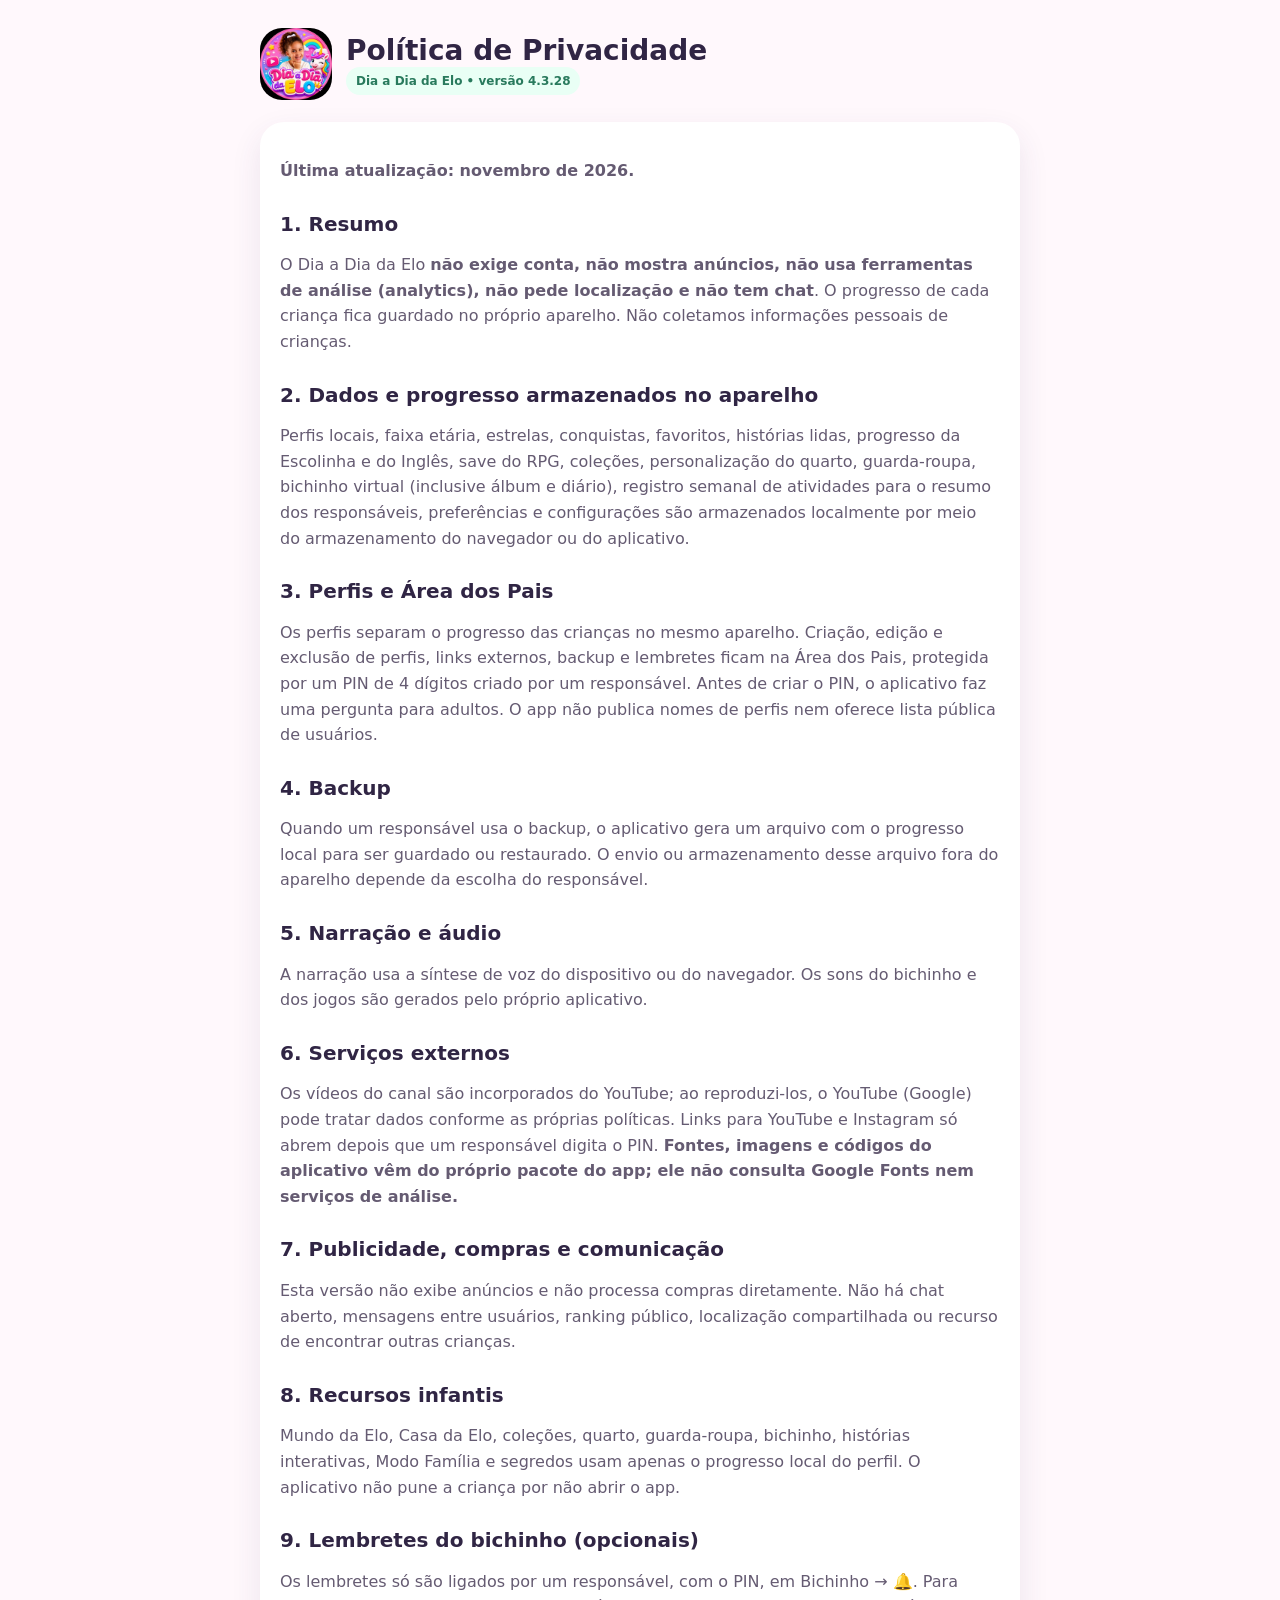
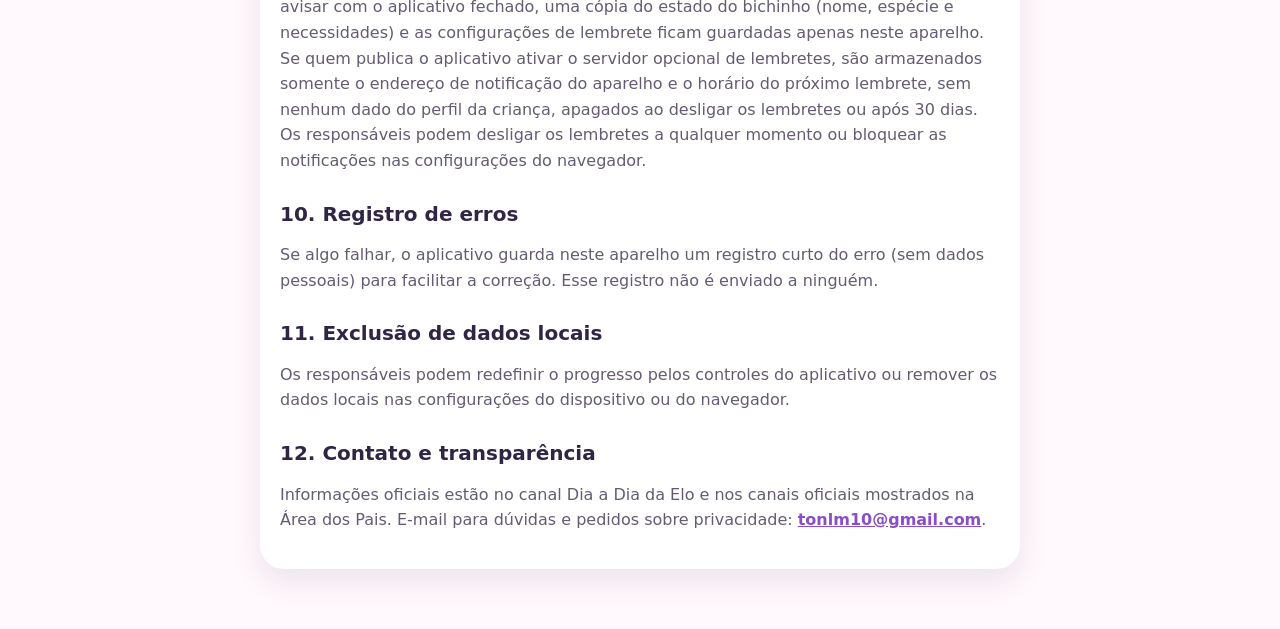
<file: privacy.html>
<!doctype html><html lang="pt-BR"><head><meta charset="utf-8"><meta http-equiv="Content-Security-Policy" content="default-src 'self'; style-src 'self' 'unsafe-inline'; img-src 'self' data:; script-src 'self' 'unsafe-inline'"><meta name="viewport" content="width=device-width,initial-scale=1"><meta name="theme-color" content="#ff67a8"><title>Política de Privacidade — Dia a Dia da Elo</title><style>body{margin:0;font-family:system-ui,-apple-system,Segoe UI,Roboto,Arial,sans-serif;background:#fff8fc;color:#302544}main{max-width:760px;margin:auto;padding:28px 20px 60px}header{display:flex;align-items:center;gap:14px;margin-bottom:22px}header img{width:72px;height:72px;border-radius:22px}h1{font-size:28px;margin:0}h2{font-size:20px;margin-top:28px}p,li{line-height:1.6;color:#655b72}.card{background:white;border-radius:24px;padding:20px;box-shadow:0 12px 30px rgba(72,45,102,.10)}a{color:#8a4fc8;font-weight:800}.tag{display:inline-block;background:#e9fff5;color:#297a5d;padding:7px 10px;border-radius:999px;font-size:12px;font-weight:800}</style></head><body><main><header><img src="assets/logo-oficial.webp" alt="Dia a Dia da Elo"><div><h1>Política de Privacidade</h1><div class="tag">Dia a Dia da Elo • versão <span data-app-version>4.3.22</span></div></div></header><div class="card"><p><strong>Última atualização: novembro de 2026.</strong></p><h2>1. Resumo</h2><p>O Dia a Dia da Elo <strong>não exige conta, não mostra anúncios, não usa ferramentas de análise (analytics), não pede localização e não tem chat</strong>. O progresso de cada criança fica guardado no próprio aparelho. Não coletamos informações pessoais de crianças.</p><h2>2. Dados e progresso armazenados no aparelho</h2><p>Perfis locais, faixa etária, estrelas, conquistas, favoritos, histórias lidas, progresso da Escolinha e do Inglês, save do RPG, coleções, personalização do quarto, guarda-roupa, bichinho virtual (inclusive álbum e diário), registro semanal de atividades para o resumo dos responsáveis, preferências e configurações são armazenados localmente por meio do armazenamento do navegador ou do aplicativo.</p><h2>3. Perfis e Área dos Pais</h2><p>Os perfis separam o progresso das crianças no mesmo aparelho. Criação, edição e exclusão de perfis, links externos, backup e lembretes ficam na Área dos Pais, protegida por um PIN de 4 dígitos criado por um responsável. Antes de criar o PIN, o aplicativo faz uma pergunta para adultos. O app não publica nomes de perfis nem oferece lista pública de usuários.</p><h2>4. Backup</h2><p>Quando um responsável usa o backup, o aplicativo gera um arquivo com o progresso local para ser guardado ou restaurado. O envio ou armazenamento desse arquivo fora do aparelho depende da escolha do responsável.</p><h2>5. Narração e áudio</h2><p>A narração usa a síntese de voz do dispositivo ou do navegador. Os sons do bichinho e dos jogos são gerados pelo próprio aplicativo.</p><h2>6. Serviços externos</h2><p>Os vídeos do canal são incorporados do YouTube; ao reproduzi-los, o YouTube (Google) pode tratar dados conforme as próprias políticas. Links para YouTube e Instagram só abrem depois que um responsável digita o PIN. <strong>Fontes, imagens e códigos do aplicativo vêm do próprio pacote do app; ele não consulta Google Fonts nem serviços de análise.</strong></p><h2>7. Publicidade, compras e comunicação</h2><p>Esta versão não exibe anúncios e não processa compras diretamente. Não há chat aberto, mensagens entre usuários, ranking público, localização compartilhada ou recurso de encontrar outras crianças.</p><h2>8. Recursos infantis</h2><p>Mundo da Elo, Casa da Elo, coleções, quarto, guarda-roupa, bichinho, histórias interativas, Modo Família e segredos usam apenas o progresso local do perfil. O aplicativo não pune a criança por não abrir o app.</p><h2>9. Lembretes do bichinho (opcionais)</h2><p>Os lembretes só são ligados por um responsável, com o PIN, em Bichinho → 🔔. Para avisar com o aplicativo fechado, uma cópia do estado do bichinho (nome, espécie e necessidades) e as configurações de lembrete ficam guardadas apenas neste aparelho. Se quem publica o aplicativo ativar o servidor opcional de lembretes, são armazenados somente o endereço de notificação do aparelho e o horário do próximo lembrete, sem nenhum dado do perfil da criança, apagados ao desligar os lembretes ou após 30 dias. Os responsáveis podem desligar os lembretes a qualquer momento ou bloquear as notificações nas configurações do navegador.</p><h2>10. Registro de erros</h2><p>Se algo falhar, o aplicativo guarda neste aparelho um registro curto do erro (sem dados pessoais) para facilitar a correção. Esse registro não é enviado a ninguém.</p><h2>11. Exclusão de dados locais</h2><p>Os responsáveis podem redefinir o progresso pelos controles do aplicativo ou remover os dados locais nas configurações do dispositivo ou do navegador.</p><h2>12. Contato e transparência</h2><p>Informações oficiais estão no canal Dia a Dia da Elo e nos canais oficiais mostrados na Área dos Pais. <span class="contactMail"></span></p></div></main><script src="version.js"></script><script src="legal-config.js"></script><script>(function(){var v=self.ELO_APP_VERSION;if(v)document.querySelectorAll('[data-app-version]').forEach(function(e){e.textContent=v});var m=(window.ELO_LEGAL||{}).email;if(m)document.querySelectorAll('.contactMail').forEach(function(e){e.innerHTML='E-mail para dúvidas e pedidos sobre privacidade: <a href="mailto:'+m+'">'+m+'</a>.'})})();</script></body></html>
</file>
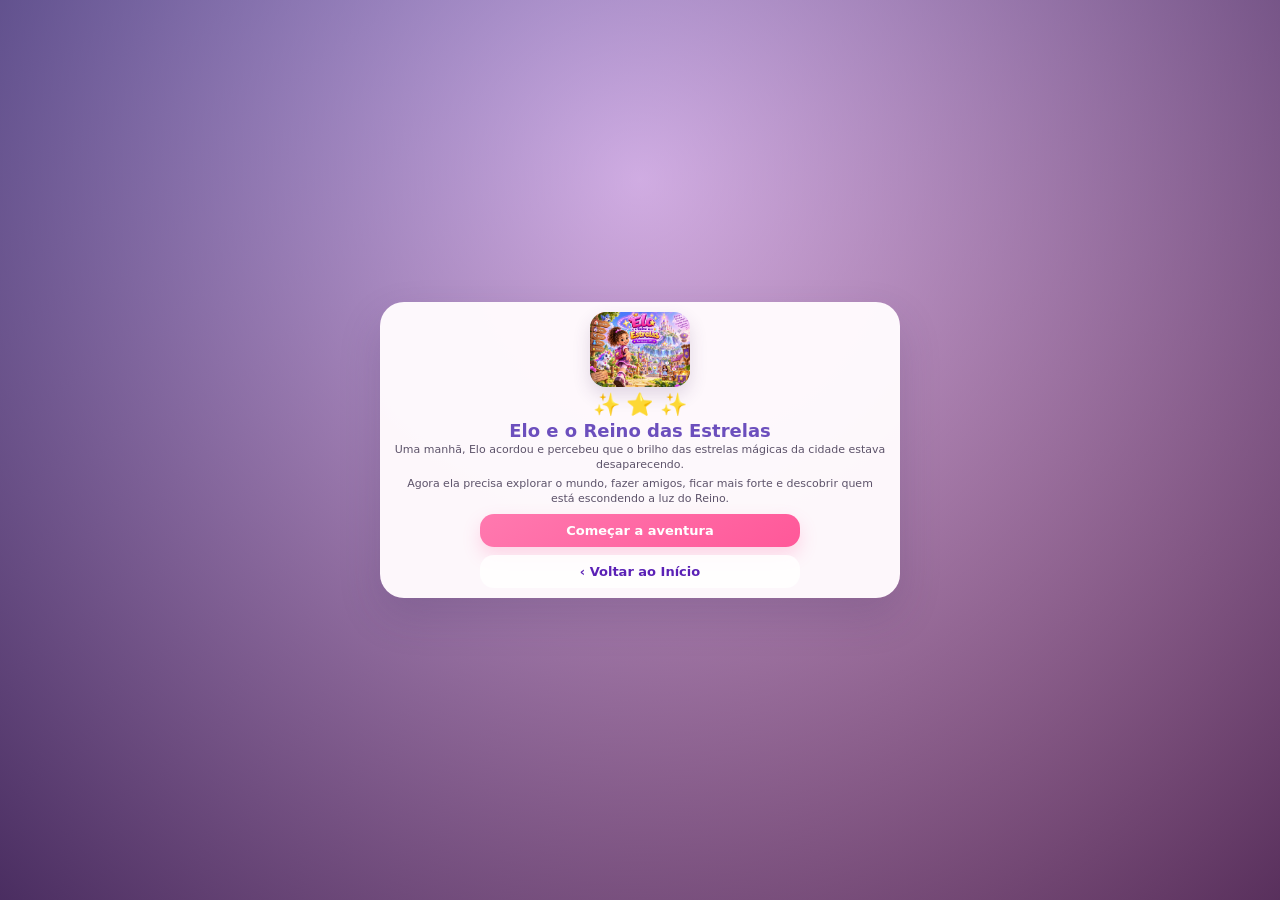
<file: rpg.html>
<!doctype html>
<html lang="pt-BR">
<head>
<meta http-equiv="Content-Security-Policy" content="default-src 'self'; script-src 'self' 'unsafe-inline'; style-src 'self' 'unsafe-inline'; img-src 'self' data: blob:; media-src 'self' data: blob:; font-src 'self' data:; connect-src 'self'; object-src 'none'; base-uri 'self'">
<style>canvas{touch-action:none}</style>
<meta charset="utf-8">
<meta name="viewport" content="width=device-width,initial-scale=1,viewport-fit=cover,user-scalable=no">
<meta name="theme-color" content="#7155c7">
<title>Elo e o Reino das Estrelas</title>
<link rel="stylesheet" href="v3.css?v=3.6.0">
<style>
:root{--ink:#302546;--pink:#ff69a9;--purple:#7357c9;--paper:#fffafd;--muted:#796f86;--shadow:0 18px 42px rgba(55,37,86,.18)}
*{box-sizing:border-box;-webkit-tap-highlight-color:transparent}html,body{margin:0;height:100%;overflow:hidden;font-family:system-ui,-apple-system,Segoe UI,Roboto,Arial,sans-serif;background:#f6f0ff;color:var(--ink);user-select:none}button{font:inherit}.hidden{display:none!important}#rpgApp{height:100%;display:flex;flex-direction:column;background:linear-gradient(180deg,#fff4fa,#f1edff)}
.rpgTop{height:72px;display:flex;align-items:center;gap:10px;padding:env(safe-area-inset-top) 12px 0;background:rgba(255,250,253,.96);box-shadow:0 4px 18px rgba(65,43,95,.08);z-index:5}.topBtn{width:42px;height:42px;border:0;border-radius:16px;background:#f0ebff;color:var(--purple);font-size:28px;font-weight:900}.gameTitle{flex:1;min-width:0}.gameTitle strong{display:block;font-size:18px;white-space:nowrap;overflow:hidden;text-overflow:ellipsis}.gameTitle span{display:block;font-size:11px;color:var(--purple);font-weight:800;margin-top:2px}
.gameShell{flex:1;min-height:0;display:flex;flex-direction:column;padding:8px 10px 10px;max-width:980px;width:100%;margin:auto}.hud{display:grid;grid-template-columns:64px 1fr 1fr 1fr 72px;gap:6px;margin-bottom:6px}.hudBox{background:white;border-radius:14px;padding:7px 8px;box-shadow:0 5px 16px rgba(55,37,86,.08);text-align:center;min-width:0}.hudBox b{display:block;font-size:9px;color:var(--muted);text-transform:uppercase}.hudBox span{font-weight:900;color:var(--purple)}.hudBox small{display:block;font-size:9px;color:var(--muted);margin-top:2px}.bar{height:8px;background:#eee7f7;border-radius:99px;overflow:hidden;margin-top:4px}.bar i{display:block;height:100%;width:100%;background:linear-gradient(90deg,#ff77ad,#ff4f86);transition:.25s}.bar.xp i{background:linear-gradient(90deg,#70d9f7,#7c68df)}.bar.mp i{background:linear-gradient(90deg,#6ab7ff,#775ce8)}
.objective{display:flex;gap:8px;align-items:center;background:linear-gradient(90deg,#fff4d2,#fff0f8);border:1px solid rgba(255,190,84,.28);border-radius:15px;padding:7px 9px;margin-bottom:6px}.objective span{font-size:19px}.objective b{font-size:10px;color:#8757bd}.objective p{font-size:11px;margin:1px 0 0;white-space:normal;overflow:visible;text-overflow:clip;max-width:none;line-height:1.3}.objectiveMain{flex:1;min-width:0}.objectiveGuide{flex:0 0 auto;border:0;border-radius:12px;padding:8px 10px;background:linear-gradient(135deg,#8e67dd,#ff72ad);color:#fff;font-weight:900;font-size:10px;box-shadow:0 5px 12px rgba(95,69,154,.18)}.objectiveGuide:active{transform:scale(.96)}
.canvasFrame{position:relative;flex:1;min-height:0;border-radius:20px;overflow:hidden;background:#89d67e;box-shadow:var(--shadow);border:3px solid rgba(255,255,255,.9)}#world{display:block;width:100%;height:100%;image-rendering:pixelated;touch-action:none}.locationTag{position:absolute;top:10px;left:50%;transform:translateX(-50%);background:rgba(48,37,70,.82);color:white;border-radius:999px;padding:6px 12px;font-size:11px;font-weight:900;pointer-events:none;transition:.25s;z-index:8}.toastRpg{position:absolute;left:50%;bottom:12px;transform:translate(-50%,20px);opacity:0;z-index:9;background:rgba(48,37,70,.92);color:white;padding:8px 13px;border-radius:999px;font-size:11px;font-weight:800;transition:.25s;pointer-events:none;max-width:86%;text-align:center}.toastRpg.show{opacity:1;transform:translate(-50%,0)}
.mobileControls{height:132px;display:flex;justify-content:space-between;align-items:center;padding:8px 8px 0}.dpad{display:grid;grid-template:repeat(3,38px)/repeat(3,38px);gap:3px}.dpad button{border:0;border-radius:11px;background:#ede8ff;color:#6f54c2;font-weight:900;font-size:17px;box-shadow:0 4px 12px rgba(70,45,110,.08);touch-action:none}.dpad button[data-dir=up]{grid-column:2}.dpad button[data-dir=left]{grid-column:1;grid-row:2}.dpad button[data-dir=down]{grid-column:2;grid-row:3}.dpad button[data-dir=right]{grid-column:3;grid-row:2}.actionBtns{display:flex;gap:10px;align-items:center}.act{width:64px;height:64px;border:0;border-radius:50%;background:#f0ebff;color:#6c54bf;font-size:10px;font-weight:900;box-shadow:0 6px 16px rgba(55,37,86,.12)}.act span{display:block;font-size:22px}.act small{display:block;font-size:10px;line-height:1.05}.act.primary{width:76px;height:76px;background:linear-gradient(145deg,#ff8ab9,#ff5d9d);color:white}
.overlay{position:fixed;inset:0;z-index:30;display:grid;place-items:center;background:rgba(31,20,48,.48);padding:14px}.dialogCard{width:min(760px,96vw);background:#fff;border-radius:22px;padding:16px;box-shadow:var(--shadow);display:grid;grid-template-columns:74px 1fr;gap:12px;align-items:start}.portrait{width:74px;height:74px;border-radius:20px;background:linear-gradient(145deg,#ffe3f0,#ebe6ff);display:grid;place-items:center;font-size:38px}.dialogText b{font-size:18px}.dialogText p{margin:7px 0 12px;line-height:1.45;font-size:14px}.choices{display:flex;gap:8px;flex-wrap:wrap}.choices button,.softBtn,.mainBtn{border:0;border-radius:14px;padding:10px 13px;font-weight:900}.choices button,.softBtn{background:#efebff;color:var(--purple)}.mainBtn{background:linear-gradient(145deg,#ff79af,#ff5899);color:#fff;box-shadow:0 8px 18px rgba(255,88,153,.22)}
.panelOverlay{place-items:end center}.panelCard{width:min(780px,100%);max-height:88vh;overflow:auto;background:#fffafd;border-radius:28px 28px 0 0;padding:18px 16px calc(20px + env(safe-area-inset-bottom));box-shadow:0 -12px 40px rgba(39,22,65,.22)}.panelHead,.battleHead{display:flex;justify-content:space-between;align-items:center;gap:10px}.panelHead h2,.battleHead h2{margin:0}.miniClose{border:0;width:38px;height:38px;border-radius:50%;background:#eee9ff;color:var(--purple);font-size:22px;font-weight:900}.statsGrid{display:grid;grid-template-columns:repeat(4,1fr);gap:7px;margin:12px 0}.statsGrid div{background:#f7f4ff;border-radius:14px;padding:9px;text-align:center}.statsGrid b{display:block;font-size:9px;color:var(--muted)}.statsGrid span{font-weight:900;color:var(--purple)}.tabs{display:flex;gap:6px;overflow:auto;padding:2px 0 10px}.tab{border:0;border-radius:999px;padding:8px 11px;background:#f0ecff;color:var(--purple);font-weight:800;white-space:nowrap}.tab.on{background:var(--pink);color:white}.menuContent{min-height:180px}.listCard{display:flex;align-items:center;justify-content:space-between;gap:10px;background:white;border:1px solid #eee5f5;border-radius:16px;padding:11px;margin-bottom:8px}.listCard .ico{font-size:28px}.listCard .grow{flex:1}.listCard b{display:block}.listCard small{color:var(--muted)}.panelFooter{display:flex;gap:8px;justify-content:center;margin-top:12px}.danger{color:#c74468!important;background:#ffe9f0!important}.medalGrid{display:grid;grid-template-columns:repeat(3,1fr);gap:8px}.medal{border-radius:16px;padding:10px;background:#f5f3f8;filter:grayscale(1);opacity:.55;text-align:center}.medal.on{background:linear-gradient(145deg,#fff3c6,#ffe9f5);filter:none;opacity:1}.medal span{display:block;font-size:30px}.medal b{font-size:11px;display:block}.medal small{font-size:9px;color:var(--muted)}
.shopItems{display:grid;grid-template-columns:1fr 1fr;gap:10px}.shopItem{border:1px solid #eee5f5;border-radius:18px;padding:13px;background:#fff}.shopItem .shopIcon{font-size:34px}.shopItem h3{font-size:15px;margin:6px 0 3px}.shopItem p{font-size:11px;color:var(--muted);min-height:32px}.shopItem button{width:100%;border:0;border-radius:12px;padding:9px;background:#f0ebff;color:var(--purple);font-weight:900}.shopItem button:disabled{opacity:.45}.muted,.parentNote{color:var(--muted);font-size:12px}.tvScreen{border-radius:18px;background:linear-gradient(145deg,#211c35,#594383);color:white;padding:18px;text-align:center;box-shadow:inset 0 0 0 4px #2d2542;margin:10px 0 14px}.tvLogo{font-size:22px;font-weight:900}.episodeRow{display:flex;gap:7px;justify-content:center;flex-wrap:wrap;margin:14px 0}.episodeRow span{background:rgba(255,255,255,.14);padding:7px 9px;border-radius:11px;font-size:11px}
.battleOverlay{place-items:center}.battleCard{width:min(700px,96vw);max-height:94vh;overflow-y:auto;background:#fffafd;border-radius:26px;padding:16px;box-shadow:var(--shadow)}.pill{display:inline-block;background:#eee7ff;color:var(--purple);padding:5px 9px;border-radius:99px;font-size:9px;font-weight:900}.battleCard canvas{display:block;width:100%;height:auto;border-radius:18px;background:linear-gradient(#c9e9ff,#fbe8ff);margin:10px 0}.eloBattleStatus{display:grid;grid-template-columns:1fr 1fr;gap:8px;margin:8px 0 10px;position:relative;z-index:2}.eloBattleStatus::before{content:'STATUS DA ELO';grid-column:1/-1;font-size:10px;font-weight:1000;color:#7054bd;letter-spacing:.4px;margin-bottom:-2px}.eloBattleBox{background:#f8f5ff;border-radius:14px;padding:9px 10px;border:1px solid #eee8f7}.eloBattleBox strong{display:block;font-size:11px;color:#5f4a86;margin-bottom:4px}.eloBattleBox small{display:block;font-size:11px;color:#594d68;margin-top:3px;font-weight:800}.enemyBar{font-size:11px;color:var(--muted)}.battleText{min-height:38px;background:#f7f4ff;border-radius:14px;padding:10px;font-weight:700}.battleActions{display:grid;grid-template-columns:1fr 1fr;gap:8px}.battleActions button{border:0;border-radius:14px;padding:12px;background:#f0ebff;color:var(--purple);font-weight:900}
.storyOverlay{background:radial-gradient(circle at 50% 20%,rgba(255,255,255,.45),rgba(42,28,69,.78)),linear-gradient(145deg,#7b60d8,#ff78b1);overflow-y:auto;padding:8px!important}.storyCard{width:min(520px,96vw);max-height:92vh;overflow-y:auto;background:rgba(255,250,253,.98);border-radius:24px;padding:14px 18px;text-align:center;box-shadow:var(--shadow);display:flex;flex-direction:column;align-items:center}.storyCard .introCoverImg{max-height:110px;width:auto;max-width:92%;object-fit:contain;border-radius:16px;margin:0 auto 6px;box-shadow:0 8px 18px rgba(72,45,102,.16);display:block}.storyStars{font-size:22px;margin:2px 0}.storyCard h1{font-size:20px;margin:2px 0 4px;color:#6c4fbd}.storyCard p{line-height:1.35;font-size:12px;margin:3px 0;color:#5d536a}.storyCard .mainBtn,.storyCard .softBtn{width:100%;max-width:320px;margin:6px auto 0;padding:11px 16px;font-size:15px;font-weight:900}@media(max-height:520px),(orientation:landscape){.storyCard{padding:10px 14px;max-height:95vh}.storyCard .introCoverImg{max-height:75px;margin-bottom:3px}.storyCard h1{font-size:18px;margin:1px 0}.storyCard p{font-size:11px;margin:1px 0 3px}.storyCard .mainBtn,.storyCard .softBtn{padding:9px 12px;font-size:13px;margin-top:4px}}

.rpgEloLayer{position:absolute;inset:0;z-index:6;pointer-events:none;overflow:hidden}.rpgEloLayer .rpgEloClone{position:absolute!important;width:150px!important;height:325px!important;transform-origin:top left!important;will-change:left,top,transform;filter:drop-shadow(0 5px 4px rgba(44,28,54,.18))}
/* v3.6.0 — direção visual da Elo mantendo exatamente o look do guarda-roupa */
.rpgEloClone.rpg-dir-up .dollHead .eye,.rpgEloClone.rpg-dir-up .dollHead .mouth,.rpgEloClone.rpg-dir-up .dollHead .blush{opacity:0!important}
.rpgEloClone.rpg-dir-up .dollHairFront{left:34px!important;top:24px!important;width:82px!important;height:80px!important;border-radius:48% 48% 40% 40%!important;clip-path:none!important;z-index:4!important}
.rpgEloClone.rpg-dir-up .dollEarring,.rpgEloClone.rpg-dir-up .dollNecklace{opacity:0!important}
/* Perfil lateral canônico: o rosto aponta para o sentido do movimento; a roupa inteira acompanha. */
.rpgEloClone.rpg-dir-left .dollHead,.rpgEloClone.rpg-dir-right .dollHead{transform:scaleX(.78);transform-origin:50% 50%}
.rpgEloClone.rpg-dir-left .dollHairBack,.rpgEloClone.rpg-dir-right .dollHairBack,.rpgEloClone.rpg-dir-left .dollHairFront,.rpgEloClone.rpg-dir-right .dollHairFront{transform:scaleX(.84);transform-origin:50% 50%}
.rpgEloClone.rpg-dir-left .dollBody,.rpgEloClone.rpg-dir-right .dollBody{transform:scaleX(.82);transform-origin:50% 0}
.rpgEloClone.rpg-dir-left .e1,.rpgEloClone.rpg-dir-right .e1,.rpgEloClone.rpg-dir-left .er1,.rpgEloClone.rpg-dir-right .er1,.rpgEloClone.rpg-dir-left .bl1,.rpgEloClone.rpg-dir-right .bl1{opacity:0!important}
.rpgEloClone.rpg-dir-left .e2,.rpgEloClone.rpg-dir-right .e2{right:10px!important}
.rpgEloClone.rpg-dir-left .bl2,.rpgEloClone.rpg-dir-right .bl2{right:2px!important}
.rpgEloClone.rpg-dir-left .dollHead .mouth,.rpgEloClone.rpg-dir-right .dollHead .mouth{left:40px!important;width:10px!important}
.rpgEloClone.rpg-dir-left .dollHead:after,.rpgEloClone.rpg-dir-right .dollHead:after{content:'';position:absolute;right:-2px;top:41px;width:6px;height:8px;border-radius:50%;background:#f1b884;z-index:3}
.rpgEloClone.rpg-dir-left .l1,.rpgEloClone.rpg-dir-right .l1{left:56px!important;right:auto!important}
.rpgEloClone.rpg-dir-left .l2,.rpgEloClone.rpg-dir-right .l2{left:70px!important;right:auto!important;opacity:.88}
.rpgEloClone.rpg-dir-left .sh1,.rpgEloClone.rpg-dir-right .sh1{left:50px!important;right:auto!important}
.rpgEloClone.rpg-dir-left .sh2,.rpgEloClone.rpg-dir-right .sh2{left:67px!important;right:auto!important;opacity:.9}
/* Cabelos assimétricos precisam ficar ATRÁS do sentido do movimento. Como a Elo inteira é espelhada ao ir para a esquerda, usamos a cauda à esquerda no desenho-base. */
.rpgEloClone.rpg-dir-left.style-lowpony .dollHairBack,.rpgEloClone.rpg-dir-right.style-lowpony .dollHairBack{left:37px!important;width:78px!important;box-shadow:-35px 50px 0 -10px #6e3d27!important}
.rpgEloClone.rpg-dir-left.style-sidepony .dollHairBack,.rpgEloClone.rpg-dir-right.style-sidepony .dollHairBack{left:30px!important;width:84px!important;box-shadow:-30px 60px 0 -12px #6e3d27,16px 52px 0 -8px #6e3d27!important}
.rpgEloClone.rpg-dir-left.style-braid .dollHairBack,.rpgEloClone.rpg-dir-right.style-braid .dollHairBack{left:38px!important;width:74px!important;height:90px!important;box-shadow:-42px 55px 0 -18px #6e3d27,-45px 82px 0 -22px #6e3d27,-43px 105px 0 -24px #6e3d27!important}
/* Laços/presilhas laterais também ficam no lado de trás da cabeça no perfil. */
.rpgEloClone.rpg-dir-left.hair-bow-pink .dollBow,.rpgEloClone.rpg-dir-right.hair-bow-pink .dollBow,.rpgEloClone.rpg-dir-left.hair-bow-blue .dollBow,.rpgEloClone.rpg-dir-right.hair-bow-blue .dollBow,.rpgEloClone.rpg-dir-left.hair-bow-lilac .dollBow,.rpgEloClone.rpg-dir-right.hair-bow-lilac .dollBow{left:24px!important;right:auto!important}
.rpgEloClone.rpg-dir-left.hair-pop .dollBow,.rpgEloClone.rpg-dir-right.hair-pop .dollBow{left:27px!important;right:auto!important}
.rpgEloClone.rpg-walking .l1{transform:rotate(calc(var(--rpg-walk,0) * 5deg));transform-origin:50% 0}
.rpgEloClone.rpg-walking .l2{transform:rotate(calc(var(--rpg-walk,0) * -5deg));transform-origin:50% 0}
.rpgEloClone.rpg-walking .a1{transform:rotate(calc(5deg + var(--rpg-walk,0) * -5deg))!important;transform-origin:50% 0}
.rpgEloClone.rpg-walking .a2{transform:rotate(calc(-5deg + var(--rpg-walk,0) * 5deg))!important;transform-origin:50% 0}
.battleVisual{position:relative;margin:10px 0}.battleVisual #battleArt{margin:0;position:relative;z-index:1}.battleEloLayer{position:absolute;inset:0;z-index:2;pointer-events:none;overflow:hidden;border-radius:18px}.battleEloLayer .rpgBattleClone{position:absolute!important;width:150px!important;height:325px!important;transform-origin:top left!important;filter:drop-shadow(0 6px 5px rgba(44,28,54,.18))}
@media(max-width:560px){.rpgTop{height:64px}.gameTitle strong{font-size:15px}.hud{grid-template-columns:48px 1fr 1fr 1fr 58px}.hudBox{padding:6px 5px}.mobileControls{height:128px}.statsGrid{grid-template-columns:repeat(2,1fr)}.shopItems{grid-template-columns:1fr 1fr}.medalGrid{grid-template-columns:repeat(3,1fr)}.dialogCard{grid-template-columns:58px 1fr;padding:13px}.portrait{width:58px;height:58px;font-size:30px}.objective p{max-width:72vw}.panelCard{max-height:92vh}.battleCard{padding:13px;max-height:95vh}.battleCard canvas{margin:7px 0;height:auto}.eloBattleStatus{gap:6px}.eloBattleBox{padding:8px}.eloBattleBox strong{font-size:10px}.eloBattleBox small{font-size:10px}}


/* v3.6.0 RPG Definitivo */
.bossIntent{display:none;margin:8px 0;padding:9px 12px;border-radius:14px;background:linear-gradient(135deg,#fff2b8,#ffe3ee);border:1px solid #f0cf77;color:#594366;font-weight:1000;font-size:12px;box-shadow:0 5px 14px rgba(105,76,132,.10)}
.bossIntent.on{display:block;animation:rpgPulse .8s ease-in-out infinite alternate}
@keyframes rpgPulse{from{transform:scale(1);filter:brightness(1)}to{transform:scale(1.012);filter:brightness(1.04)}}
.battleText.rpgHit{animation:rpgHit .24s ease-out}@keyframes rpgHit{0%{transform:translateX(0)}35%{transform:translateX(-4px)}70%{transform:translateX(4px)}100%{transform:translateX(0)}}

.mobileControls{position:absolute;left:10px;right:10px;bottom:8px;height:auto;display:flex;justify-content:space-between;align-items:flex-end;padding:0;pointer-events:none;z-index:50}.dpad{pointer-events:auto;background:transparent!important;backdrop-filter:none!important;-webkit-backdrop-filter:none!important;border:none!important;box-shadow:none!important;border-radius:0!important;padding:0!important;display:grid;grid-template:repeat(3,46px)/repeat(3,46px);gap:4px}.dpad button{border:1px solid rgba(255,255,255,0.8);border-radius:12px;background:rgba(255,255,255,0.7);color:#4c1d95;font-weight:1000;font-size:17px;box-shadow:0 2px 6px rgba(0,0,0,0.12);touch-action:none;opacity:0.92}.dpad button[data-dir=up]{grid-column:2}.dpad button[data-dir=left]{grid-column:1;grid-row:2}.dpad button[data-dir=down]{grid-column:2;grid-row:3}.dpad button[data-dir=right]{grid-column:3;grid-row:2}.actionBtns{pointer-events:auto;display:flex;gap:10px;align-items:center}.act{width:64px;height:64px;border:2px solid rgba(255,255,255,0.8);border-radius:50%;background:rgba(255,255,255,0.55);backdrop-filter:none;-webkit-backdrop-filter:none;color:#4c1d95;font-size:10px;font-weight:900;box-shadow:0 4px 16px rgba(0,0,0,0.18);opacity:0.92;touch-action:manipulation}.act span{display:block;font-size:22px}.act small{display:block;font-size:10px;line-height:1.05}.act.primary{width:76px;height:76px;background:rgba(236,72,153,0.65);border-color:rgba(255,255,255,0.95);color:#fff}.act:active,.dpad button:active{transform:scale(.92);opacity:1}

/* v4.3.20 - Reino das Estrelas com tela ajustada (16:9 arcade) e controles calibrados */
.rpgTop { display: none !important; }
#objectiveBox { display: none !important; }
.gameShell {
  padding: 2px 8px 4px !important;
  display: flex !important;
  flex-direction: column !important;
  align-items: center !important;
  justify-content: center !important;
  height: 100vh !important;
  box-sizing: border-box !important;
}
.hud {
  display: flex !important;
  align-items: center !important;
  justify-content: space-between !important;
  gap: 4px !important;
  height: 20px !important;
  padding: 2px 8px !important;
  margin: 0 auto 3px !important;
  width: 100% !important;
  max-width: min(88vw, 760px) !important;
  background: rgba(255,255,255,0.92) !important;
  border-radius: 999px !important;
  box-shadow: 0 2px 6px rgba(0,0,0,0.12) !important;
  font-size: 10px !important;
  flex-shrink: 0 !important;
}
.hudBox { display: flex !important; align-items: center !important; gap: 4px !important; padding: 0 4px !important; background: transparent !important; box-shadow: none !important; min-width: 0 !important; border-radius: 0 !important; }
.hudBox b { font-size: 10px !important; margin: 0 !important; color: #6b21a8 !important; line-height: 1 !important; }
.hudBox.wide .bar { width: 50px !important; height: 7px !important; border-radius: 999px !important; }
.hudBox.wide small { font-size: 9px !important; margin-left: 2px !important; }
.canvasFrame {
  position: relative !important;
  flex: 0 1 auto !important;
  width: 100% !important;
  max-width: min(88vw, 760px) !important;
  max-height: min(72vh, 420px) !important;
  aspect-ratio: 16 / 9 !important;
  margin: 0 auto !important;
  border-radius: 18px !important;
  overflow: hidden !important;
  box-shadow: 0 10px 30px rgba(55, 37, 86, 0.25) !important;
  border: 2px solid rgba(255, 255, 255, 0.9) !important;
  min-height: 0 !important;
}
#world {
  display: block !important;
  width: 100% !important;
  height: 100% !important;
  image-rendering: pixelated !important;
  touch-action: none !important;
  object-fit: contain !important;
}
.mobileControls {
  position: absolute !important;
  left: 8px !important;
  right: 8px !important;
  bottom: 6px !important;
  height: auto !important;
  display: flex !important;
  justify-content: space-between !important;
  align-items: flex-end !important;
  padding: 0 !important;
  pointer-events: none !important;
  z-index: 50 !important;
}
.dpad {
  pointer-events: auto !important;
  display: grid !important;
  grid-template: repeat(3, 34px) / repeat(3, 34px) !important;
  gap: 3px !important;
  background: transparent !important;
  backdrop-filter: none !important;
  -webkit-backdrop-filter: none !important;
  border: none !important;
  box-shadow: none !important;
  border-radius: 0 !important;
  padding: 0 !important;
}
.dpad button {
  border: 2px solid #6f54c2 !important;
  border-radius: 10px !important;
  background: #ffffff !important;
  box-shadow: 0 3px 8px rgba(0, 0, 0, 0.25) !important;
  color: #6f54c2 !important;
  font-weight: 1000 !important;
  font-size: 18px !important;
  display: flex !important;
  align-items: center !important;
  justify-content: center !important;
  text-shadow: none !important;
  filter: none !important;
  outline: none !important;
  -webkit-tap-highlight-color: transparent !important;
  touch-action: none !important;
}
.dpad button:active {
  transform: scale(0.92) !important;
  background: #ff6ea9 !important;
  color: #ffffff !important;
  border-color: #ff6ea9 !important;
}
.actionBtns {
  pointer-events: auto !important;
  display: flex !important;
  gap: 8px !important;
  align-items: center !important;
}
.act {
  width: 48px !important;
  height: 48px !important;
  border: 2px solid rgba(255, 255, 255, 0.9) !important;
  border-radius: 50% !important;
  background: rgba(255, 255, 255, 0.9) !important;
  color: #4c1d95 !important;
  font-size: 9px !important;
  font-weight: 900 !important;
  box-shadow: 0 4px 12px rgba(0, 0, 0, 0.16) !important;
  touch-action: manipulation !important;
}
.act span {
  display: block !important;
  font-size: 18px !important;
}
.act small {
  display: block !important;
  font-size: 8px !important;
  line-height: 1 !important;
}
.act.primary {
  width: 58px !important;
  height: 58px !important;
  background: linear-gradient(145deg, #ff7eb7, #ff4d94) !important;
  border-color: rgba(255, 255, 255, 0.95) !important;
  color: #ffffff !important;
}
.act:active, .dpad button:active {
  transform: scale(0.92) !important;
}

/* Quando a Bolsa (#menuOverlay) estiver aberta, os botões direcionais e de ação somem para não atrapalhar a leitura */
.mobileControls.bag-open,
body:has(#menuOverlay:not(.hidden)) .mobileControls {
  display: none !important;
}
.overlay {
  z-index: 1000 !important;
}

</style>

</head>
<body>
<div id="rpgApp">
  <header class="rpgTop">
    <button id="closeRpg" class="topBtn" aria-label="Voltar">‹</button>
    <div class="gameTitle"><strong>Elo e o Reino das Estrelas</strong><span>A Jornada das Estrelas • v3.6.0</span></div>
    <button id="musicBtn" class="topBtn" aria-label="Música">🔊</button><button id="menuBtn" class="topBtn" aria-label="Menu">☰</button>
  </header>

  <main class="gameShell">
    <div class="hud">
      <div class="hudBox"><b>Nível</b><span id="hudLevel">1</span></div>
      <div class="hudBox wide"><b>Energia</b><div class="bar"><i id="hpBar"></i></div><small id="hpText">30/30</small></div>
      <div class="hudBox wide"><b>Magia</b><div class="bar mp"><i id="mpBar"></i></div><small id="mpText">12/12</small></div>
      <div class="hudBox wide"><b>Experiência</b><div class="bar xp"><i id="xpBar"></i></div><small id="xpText">0/30</small></div>
      <div class="hudBox"><b>Moedas</b><span id="coinText">0</span></div>
    </div>
    <div class="objective" id="objectiveBox"><span>📜</span><div class="objectiveMain"><b>Objetivo</b><p id="objectiveText">Explore a casa da Elo.</p></div><button class="objectiveGuide" onclick="showQuestGuide()">✨ Caminho</button></div>
    <div id="canvasFrame" class="canvasFrame">
      <canvas id="world" width="960" height="540" aria-label="Mundo do RPG"></canvas>
      <div id="rpgEloLayer" class="rpgEloLayer" aria-hidden="true"></div>
      <div id="locationTag" class="locationTag">Casa da Elo</div>
      <div id="toastRpg" class="toastRpg"></div>

      <div class="mobileControls" aria-label="Controles do jogo">
        <div class="dpad">
          <button data-dir="up">▲</button>
          <button data-dir="left">◀</button>
          <button data-dir="down">▼</button>
          <button data-dir="right">▶</button>
        </div>
        <div class="actionBtns">
          <button id="actionBtn" class="act primary"><span>A</span><small id="actionLabel">Falar</small></button>
          <button id="quickBtn" class="act"><span>B</span>Bolsa</button>
        </div>
      </div>
    </div>
  </main>

  <div id="dialogOverlay" class="overlay hidden">
    <div class="dialogCard">
      <div class="portrait" id="dialogPortrait">👧</div>
      <div class="dialogText"><b id="dialogName">Elo</b><p id="dialogLine"></p><div id="dialogChoices" class="choices"></div></div>
    </div>
  </div>

  <div id="battleOverlay" class="overlay hidden battleOverlay">
    <div class="battleCard">
      <div class="battleHead"><div><span class="pill">BATALHA MÁGICA</span><h2 id="enemyName">Criatura</h2></div><button id="battleEscape" class="miniClose">×</button></div>
      <div class="eloBattleStatus">
        <div class="eloBattleBox"><strong>💗 Energia da Elo</strong><div class="bar"><i id="battleHpBar"></i></div><small id="battleHpText">30/30</small></div>
        <div class="eloBattleBox"><strong id="battleMpLabel">💙 Magia da Elo</strong><div class="bar mp"><i id="battleMpBar"></i></div><small id="battleMpText">12/12 MP</small></div>
      </div>
      <div class="battleVisual"><canvas id="battleArt" width="620" height="210"></canvas><div id="battleEloLayer" class="battleEloLayer" aria-hidden="true"></div></div>
      <div class="enemyBar"><span>👾 Energia do inimigo</span><div class="bar"><i id="enemyHpBar"></i></div><small id="enemyHpText"></small></div>
      <p id="battleText" class="battleText">Escolha uma ação.</p><div id="bossIntent" class="bossIntent"></div>
      <div class="battleActions">
        <button data-battle="attack">✨ Ataque</button>
        <button id="magicBattleBtn" data-battle="magic">💖 Poder • MP</button>
        <button data-battle="defend">🛡️ Defender</button>
        <button data-battle="item">🧪 Item</button>
      </div>
    </div>
  </div>

  
  <!-- Overlay de Seleção de Magias da Elo -->
  <div id="battleMagicOverlay" class="overlay hidden panelOverlay">
    <div class="panelCard">
      <div class="panelHead"><h2>💖 Escolha uma Magia</h2><button class="miniClose" data-close="battleMagicOverlay">×</button></div>
      <p class="muted">Escolha o poder mágico que a Elo vai conjurar nesta rodada.</p>
      <div id="battleMagicList" class="panelList"></div>
    </div>
  </div>

  <div id="battleItemOverlay" class="overlay hidden panelOverlay">
    <div class="panelCard">
      <div class="panelHead"><h2>🧪 Escolha um item</h2><button class="miniClose" data-close="battleItemOverlay">×</button></div>
      <p class="muted">Escolha qual item a Elo vai usar nesta rodada.</p>
      <div id="battleItemList"></div>
    </div>
  </div>

  <div id="menuOverlay" class="overlay hidden panelOverlay">
    <div class="panelCard">
      <div class="panelHead"><h2>Menu da Elo</h2><button class="miniClose" data-close="menuOverlay">×</button></div>
      <!-- v4.3.9: Objetivo destacado e Ações Rápidas na Bolsa -->
      <div id="bagObjectiveHighlight" class="bagObjectiveHighlight" style="background:linear-gradient(135deg,#fef3c7,#fde68a);border:2px solid #f59e0b;border-radius:18px;padding:10px 14px;margin-bottom:12px;display:flex;align-items:center;gap:10px;">
        <span style="font-size:26px;">📜</span>
        <div style="flex:1;">
          <small style="color:#78350f;font-weight:1000;font-size:10px;display:block;letter-spacing:0.05em;">OBJETIVO ATUAL</small>
          <b id="bagObjectiveText" style="color:#92400e;font-size:13px;line-height:1.2;display:block;">Explore a casa da Elo.</b>
        </div>
        <button class="objectiveGuide" onclick="showQuestGuide();closeOverlay('menuOverlay');" style="background:#f59e0b;color:#fff;border:0;border-radius:12px;padding:7px 12px;font-size:11px;font-weight:900;cursor:pointer;">✨ Caminho</button>
      </div>
      <div class="bagQuickActions" style="display:flex;gap:8px;margin-bottom:12px;flex-wrap:wrap;">
        <button id="bagCloseRpgBtn" class="btn" style="flex:1;min-width:110px;background:#ffe4e6;color:#be123c;border:1.5px solid #fda4af;padding:9px 8px;font-size:12px;font-weight:900;border-radius:14px;cursor:pointer;">‹ Sair do Jogo</button>
        <button id="bagMusicBtn" class="btn" style="flex:1;min-width:110px;background:#f1f5f9;color:#334155;border:1.5px solid #cbd5e1;padding:9px 8px;font-size:12px;font-weight:900;border-radius:14px;cursor:pointer;">🔊 Som: Ligado</button>
      </div>

      <div class="statsGrid" id="statsGrid"></div>
      <div class="tabs"><button class="tab on" data-tab="missions">Missões</button><button class="tab" data-tab="bag">Bolsa</button><button class="tab" data-tab="clothes">Bônus</button><button class="tab" data-tab="medals">Medalhas</button><button class="tab" data-tab="map">Mapa</button></div>
      <div id="menuContent" class="menuContent"></div>
      <div class="panelFooter"><button id="saveBtn" class="softBtn">💾 Salvar agora</button><button id="resetSaveBtn" class="softBtn danger">Recomeçar aventura</button></div>
    </div>
  </div>

  <div id="shopOverlay" class="overlay hidden panelOverlay">
    <div class="panelCard shopCard"><div class="panelHead"><h2 id="shopTitle">Loja</h2><button class="miniClose" data-close="shopOverlay">×</button></div><p id="shopSubtitle" class="muted"></p><div id="shopItems" class="shopItems"></div></div>
  </div>

  <div id="tvOverlay" class="overlay hidden panelOverlay">
    <div class="panelCard tvCard"><div class="panelHead"><h2>📺 TV da Elo</h2><button class="miniClose" data-close="tvOverlay">×</button></div><div class="tvScreen"><img src="assets/logo-oficial.webp" alt="Dia a Dia da Elo" style="width:110px;height:110px;border-radius:24px;object-fit:cover;margin-bottom:10px"><div class="tvLogo">🌈 Dia a Dia da Elo 💗</div><div class="episodeRow"><span>🎬 Aventuras</span><span>🧁 Cozinha</span><span>🎨 Brincadeiras</span></div><p><b>Elo está assistindo ao Dia a Dia da Elo!</b> 😄</p><p style="opacity:.82;font-size:12px">Uma telinha especial dentro do jogo, sem sair da aventura.</p></div><button id="watchChannelBtn" class="mainBtn">💗 Continuar assistindo</button></div>
  </div>

  <div id="introOverlay" class="overlay storyOverlay">
    <div class="storyCard">
      <img src="assets/rpg-cover-v1-5.webp" alt="Elo e o Reino das Estrelas" class="introCoverImg"><div class="storyStars">✨ ⭐ ✨</div>
      <h1>Elo e o Reino das Estrelas</h1>
      <p>Uma manhã, Elo acordou e percebeu que o brilho das estrelas mágicas da cidade estava desaparecendo.</p>
      <p>Agora ela precisa explorar o mundo, fazer amigos, ficar mais forte e descobrir quem está escondendo a luz do Reino.</p>
      <button id="startStoryBtn" class="mainBtn">Começar a aventura</button>
      <button id="continueStoryBtn" class="softBtn hidden">Continuar meu jogo</button>
      <button id="backFromIntroBtn" class="softBtn" style="margin-top:8px;background:rgba(255,255,255,0.85);color:#5b21b6;font-weight:900;" onclick="window.parent.postMessage({type:'rpg-close'}, '*')">‹ Voltar ao Início</button>
    </div>
  </div>
</div>
<script>
(()=>{
'use strict';
const $=s=>document.querySelector(s), $$=s=>[...document.querySelectorAll(s)];
const canvas=$('#world'),ctx=canvas.getContext('2d'),battleCanvas=$('#battleArt'),bctx=battleCanvas.getContext('2d');
const TILE=48;
const RPG_QS=new URLSearchParams(location.search),RPG_PROFILE=RPG_QS.get('profile')||'elo',RPG_PREFIX=`eloProfile:${RPG_PROFILE}:`;
const SAVE_KEY=RPG_PREFIX+'eloRpgSaveV1',MEDAL_KEY=RPG_PREFIX+'eloRpgMedals',LEGACY_SAVE_KEY='eloRpgSaveV1',LEGACY_MEDAL_KEY='eloRpgMedals';
const input={up:false,down:false,left:false,right:false};
let raf=0,last=0,toastTimer=0,dialogCb=null,battle=null,currentShop='';
let playerMoving=false,walkPhase=0,walkFrame=0,portalExitRequired=false;

const RPG_MEDALS=[
 {id:'first-step',icon:'👣',name:'Primeiro Passo',desc:'Comece a aventura.'},
 {id:'home-explorer',icon:'🏠',name:'Casa Doce Casa',desc:'Explore os cantinhos da casa.'},
 {id:'tv-fan',icon:'📺',name:'Fã da Elo',desc:'Ligue a TV da casa.'},
 {id:'good-meal',icon:'🍎',name:'Bom Apetite',desc:'Coma na cozinha.'},
 {id:'rested',icon:'🌙',name:'Soninho Restaurador',desc:'Durma e recupere as energias.'},
 {id:'first-chat',icon:'💬',name:'Primeira Conversa',desc:'Converse com um personagem.'},
 {id:'social',icon:'🤝',name:'Amiga da Cidade',desc:'Converse com 5 personagens diferentes.'},
 {id:'quest',icon:'📜',name:'Primeira Missão',desc:'Receba sua primeira missão.'},
 {id:'first-win',icon:'✨',name:'Primeira Vitória',desc:'Vença sua primeira batalha mágica.'},
 {id:'level2',icon:'🌟',name:'Ficando Mais Forte',desc:'Chegue ao nível 2.'},
 {id:'level5',icon:'👑',name:'Heroína Experiente',desc:'Chegue ao nível 5.'},
 {id:'shopper',icon:'🛍️',name:'Primeira Compra',desc:'Compre um item.'},
 {id:'stylish',icon:'✨',name:'Elo Preparada',desc:'Equipe um bônus mágico.'},
 {id:'explorer',icon:'🗺️',name:'Exploradora',desc:'Descubra 4 lugares.'},
 {id:'fighter10',icon:'👾',name:'Protetora do Reino',desc:'Vença 10 inimigos.'},
 {id:'rich',icon:'🪙',name:'Cofrinho Cheio',desc:'Tenha 100 moedas.'},
 {id:'potion',icon:'🧪',name:'Preparada',desc:'Use uma poção.'},
 {id:'chapter1',icon:'🏆',name:'Guardiã da Primeira Estrela',desc:'Conclua o Capítulo 1.'},
 {id:'chapter2',icon:'🌲',name:'Amiga da Floresta',desc:'Restaure o Bosque Sussurrante.'},
 {id:'chapter3',icon:'🌉',name:'Construtora de Caminhos',desc:'Libere a Ponte Antiga.'},
 {id:'chapter4',icon:'🔥',name:'Chama Estelar',desc:'Encontre as três Chamas Estelares.'},
 {id:'skyroad',icon:'💠',name:'Caminho Celeste',desc:'Acenda o Farol das Estrelas.'},
 {id:'homecoming',icon:'🚪',name:'Portão Norte',desc:'Retorne à Vila das Estrelas pelo novo caminho.'},
 {id:'final',icon:'🌠',name:'Heroína do Reino',desc:'Conclua a Jornada das Estrelas.'}
];

const OUTFITS={
 starter:{name:'Bônus inicial',icon:'✨',price:0,desc:'Bônus base da aventura.',atk:0,def:0,mag:0,spd:0,color:'#ff7fb4',owned:true},
 courage:{name:'Escudo da Coragem',icon:'🛡️',price:45,desc:'+3 Defesa',atk:0,def:3,mag:0,spd:0,color:'#77cfe7'},
 magic:{name:'Amuleto Estelar',icon:'🔮',price:55,desc:'+3 Magia',atk:0,def:0,mag:3,spd:0,color:'#a875e6'},
 rainbow:{name:'Passos Arco-Íris',icon:'👣',price:50,desc:'+2 Velocidade',atk:0,def:0,mag:0,spd:2,color:'#ff7fb4'},
 brave:{name:'Insígnia Aventureira',icon:'🧭',price:70,desc:'+2 Ataque e +1 Defesa',atk:2,def:1,mag:0,spd:0,color:'#f39b5f'}
};
const ITEMS={
 potion:{name:'Poção Rosa',icon:'🧪',price:10,desc:'Recupera 20 de energia.',heal:20},
 tea:{name:'Chá Mágico',icon:'☕',price:12,desc:'Recupera 8 MP para usar mais Poder.',mp:8},
 manaSmall:{name:'Poção Azul',icon:'🔵',price:7,desc:'Recupera 5 MP.',mp:5,magicPotion:true},
 manaMedium:{name:'Poção Safira',icon:'💧',price:15,desc:'Recupera 12 MP.',mp:12,magicPotion:true},
 manaLarge:{name:'Poção Violeta',icon:'🟣',price:27,desc:'Recupera 25 MP.',mp:25,magicPotion:true},
 manaFull:{name:'Elixir Estelar',icon:'🌟',price:42,desc:'Recupera todo o MP.',fullMp:true,magicPotion:true},
 apple:{name:'Maçã Dourada',icon:'🍎',price:20,desc:'Recupera toda a energia.',full:true}
};
const ENEMIES={
 slime:{name:'Gelatina Brilhante',hp:18,atk:4,def:1,xp:12,coins:7,color:'#7ee1cf'},
 ghost:{name:'Fantasminha Travesso',hp:24,atk:5,def:2,xp:16,coins:9,color:'#c4a7f7'},
 puff:{name:'Nuvem Sapeca',hp:30,atk:6,def:2,xp:22,coins:12,color:'#a98ddf'},
 boss:{name:'Sombra Nublada',hp:95,atk:9,def:3,xp:90,coins:55,color:'#6e58a8',boss:true,recommended:3},
 thorn:{name:'Espinho Vivo',hp:34,atk:7,def:3,xp:28,coins:14,color:'#5cac68'},
 moss:{name:'Musgo Saltitante',hp:42,atk:8,def:4,xp:34,coins:16,color:'#7fb95c'},
 forestBoss:{name:'Cervo das Sombras',hp:125,atk:11,def:5,xp:120,coins:70,color:'#3f7650',boss:true,recommended:5},
 golem:{name:'Golem de Pedra',hp:145,atk:12,def:6,xp:145,coins:85,color:'#857a72',boss:true,recommended:7},
 spark:{name:'Faísca Perdida',hp:48,atk:10,def:4,xp:42,coins:20,color:'#f1bf55'},
 starGuard:{name:'Guardião Estelar',hp:62,atk:11,def:5,xp:52,coins:24,color:'#7489d8'},
 finalBoss:{name:'Sombra da Noite',hp:190,atk:14,def:7,xp:220,coins:120,color:'#493d76',boss:true,recommended:10}
};

function magicTierForLevel(lv){
 lv=Number(lv||1);
 if(lv>=10)return{name:'Supernova do Coração',cost:9,mult:3.2,bonus:12,icon:'🌠'};
 if(lv>=7)return{name:'Explosão Estelar',cost:7,mult:2.7,bonus:9,icon:'💫'};
 if(lv>=4)return{name:'Estrela Rosa',cost:5,mult:2.2,bonus:6,icon:'⭐'};
 return{name:'Poder do Coração',cost:3,mult:1.7,bonus:3,icon:'💖'};
}
function maxMpForLevel(lv){const t=magicTierForLevel(lv);return t.cost*(Number(lv||1)+3)}

function createFreshRpgState(){return{
 started:false,map:'home',x:8*TILE,y:8*TILE,dir:'down',level:1,xp:0,nextXp:30,hp:30,maxHp:30,mp:12,maxMp:12,atk:6,def:2,mag:5,spd:4,coins:15,
 outfit:'starter',ownedOutfits:['starter'],inventory:{potion:1,tea:0,manaSmall:0,manaMedium:0,manaLarge:0,manaFull:0,apple:0},quest:0,starCrystals:0,forestRunes:0,starFlames:0,skyShards:0,defeated:0,chapterComplete:false,discovered:['home'],talked:[],flags:{rpg320Migrated:true,rpg321StoryFixed:true},medals:[],removedEnemies:{},returnPortal:null,lastSave:0
}};
const state=createFreshRpgState();

const RPG_V3_KEY=RPG_PREFIX+'eloV3WorldState';
const RPG_LOOK_TOP={teePink:'#ff78ad',teeLilac:'#b58af0',teeRainbow:'#ff8fb0',teeHeart:'#ff6ea6',teeSun:'#f4bf59',teeGame:'#7e6ae0',teePop:'#ff5ea3',teeSport:'#5fc4c6'};
const RPG_LOOK_BOTTOM={shortDenim:'#6e91d8',shortPink:'#ff8eb6',skirtPink:'#ff87b7',skirtLilac:'#a78cec',pantsBlue:'#6d8fd7',pantsBlack:'#3d3950',pantsCargo:'#9a83d9',skirtPop:'#ff5ea3'};
const RPG_LOOK_DRESS={dressPink:'#ff86b6',dressStar:'#8f7ae8',dressPrincess:'#ffd47e',dressUnicorn:'#8fd4ff',dressPop:'#ff5ea3'};
const RPG_LOOK_SHOES={shoePink:'#f5b1d3',shoeWhite:'#f7f5ff',shoeBoot:'#9f87de',shoeBlack:'#463f58',shoeCyan:'#67cfe5'};
const RPG_LOOK_BOW={bowPink:'#ff70b3',bowLilac:'#bf9cff',tiaraStar:'#f7d56a',tiaraPearl:'#f2f0ff',headPop:'#ff5ea3'};
const RPG_HAIR_COLOR='#6e3d27',RPG_SKIN_COLOR='#f1b884',RPG_EYE_COLOR='#503222',RPG_MOUTH_COLOR='#b75d65';
function readRpgWardrobeAppearance(){
  try{
    const raw=JSON.parse(localStorage.getItem(RPG_V3_KEY)||'{}');
    const w={hairstyle:'hairCurly',top:'teePink',bottom:'shortDenim',dress:'noneDress',shoes:'shoePink',hair:'bowPink',earrings:'noneEarring',ring:'noneRing',bracelet:'noneBracelet',necklace:'noneNecklace',makeup:'makeupSoft',...(raw.wardrobe||{})};
    const dressOn=w.dress&&w.dress!=='noneDress';
    const top=dressOn?(RPG_LOOK_DRESS[w.dress]||'#ff78ad'):(RPG_LOOK_TOP[w.top]||'#ff78ad');
    const bottom=dressOn?(RPG_LOOK_DRESS[w.dress]||'#ff78ad'):(RPG_LOOK_BOTTOM[w.bottom]||'#7a4fc5');
    const shoe=RPG_LOOK_SHOES[w.shoes]||'#f5b1d3';
    const bow=RPG_LOOK_BOW[w.hair]||'#ff70b3';
    const accent=(dressOn&&w.dress==='dressPrincess')?'#f4a94d':'#ffd65b';
    return {wardrobe:w,top,bottom,shoe,bow,accent,isDress:dressOn,hairstyle:w.hairstyle||'hairCurly'};
  }catch(_){
    const w={hairstyle:'hairCurly',top:'teePink',bottom:'shortDenim',dress:'noneDress',shoes:'shoePink',hair:'bowPink',earrings:'noneEarring',ring:'noneRing',bracelet:'noneBracelet',necklace:'noneNecklace',makeup:'makeupSoft'};
    return {wardrobe:w,top:'#ff78ad',bottom:'#6e91d8',shoe:'#f5b1d3',bow:'#ff70b3',accent:'#ffd65b',isDress:false,hairstyle:'hairCurly'};
  }
}
let __rpgWardrobeCache=null,__rpgWardrobeCacheAt=0;
function getRpgWardrobeAppearance(){const now=Date.now();if(!__rpgWardrobeCache||now-__rpgWardrobeCacheAt>1200){__rpgWardrobeCache=readRpgWardrobeAppearance();__rpgWardrobeCacheAt=now}return __rpgWardrobeCache}
function fillRoundRect(g,x,y,w,h,r){g.beginPath();g.roundRect(x,y,w,h,r);g.fill()}
function drawRpgHairAccessory(g,look){const w=look.wardrobe||{};const id=w.hair||'bowPink';if(id==='bowPink'||id==='bowLilac'||id==='headPop'){const color=id==='bowLilac'?'#bf9cff':(id==='headPop'?'#ff5ea3':'#ff70b3');g.fillStyle=color;g.beginPath();g.ellipse(10,-48,6,5,-.3,0,Math.PI*2);g.ellipse(18,-47,6,5,.3,0,Math.PI*2);g.fill();g.beginPath();g.arc(14,-47,2.8,0,Math.PI*2);g.fill()}else if(id==='tiaraStar'){g.strokeStyle='#c89b35';g.lineWidth=2.6;g.beginPath();g.arc(0,-46,16,Math.PI*1.1,Math.PI*1.9);g.stroke();g.fillStyle='#ffd75d';g.font='900 12px system-ui';g.textAlign='center';g.fillText('★',0,-51);g.textAlign='left'}else if(id==='tiaraPearl'){g.strokeStyle='#d8c68d';g.lineWidth=2.2;g.beginPath();g.arc(0,-46,16,Math.PI*1.08,Math.PI*1.92);g.stroke();g.fillStyle='#f5f2ff';for(const px of[-8,-2,4,10]){g.beginPath();g.arc(px,-47,1.9,0,Math.PI*2);g.fill()}}}
function drawRpgHair(g,look){const hair=RPG_HAIR_COLOR;const style=(look.wardrobe||{}).hairstyle||'hairCurly';g.fillStyle=hair;
  if(style==='hairTwins'){g.beginPath();g.ellipse(-22,-14,11,16,-.22,0,Math.PI*2);g.ellipse(22,-14,11,16,.22,0,Math.PI*2);g.fill();g.beginPath();g.ellipse(-18,4,8,12,-.18,0,Math.PI*2);g.ellipse(18,4,8,12,.18,0,Math.PI*2);g.fill()}
  else if(style==='hairLowPony'){g.beginPath();g.ellipse(0,-10,24,26,0,0,Math.PI*2);g.fill();g.beginPath();g.ellipse(18,9,9,18,.22,0,Math.PI*2);g.fill()}
  else if(style==='hairLoose'){g.beginPath();g.ellipse(0,-7,25,29,0,0,Math.PI*2);g.fill();g.beginPath();g.ellipse(-16,8,10,18,-.18,0,Math.PI*2);g.ellipse(16,8,10,18,.18,0,Math.PI*2);g.fill()}
  else if(style==='hairBun'){g.beginPath();g.ellipse(0,-10,22,24,0,0,Math.PI*2);g.fill();g.beginPath();g.arc(0,-46,11,0,Math.PI*2);g.fill();g.beginPath();g.ellipse(-15,8,9,14,-.1,0,Math.PI*2);g.ellipse(15,8,9,14,.1,0,Math.PI*2);g.fill()}
  else if(style==='hairBraid'){g.beginPath();g.ellipse(0,-10,23,24,0,0,Math.PI*2);g.fill();g.fillRect(-4,6,8,28);for(let yy=10;yy<34;yy+=7){g.fillStyle='#835039';g.beginPath();g.moveTo(-4,yy);g.lineTo(0,yy+4);g.lineTo(4,yy);g.lineTo(0,yy-4);g.closePath();g.fill();g.fillStyle=hair}}
  else {g.beginPath();g.ellipse(0,-10,23,24,0,0,Math.PI*2);g.fill();g.beginPath();g.ellipse(-18,1,10,16,-.25,0,Math.PI*2);g.ellipse(18,1,10,16,.25,0,Math.PI*2);g.fill()}
  g.fillStyle=hair;g.beginPath();g.moveTo(-20,-48);g.lineTo(20,-48);g.lineTo(20,-28);g.lineTo(11,-34);g.lineTo(4,-24);g.lineTo(-2,-34);g.lineTo(-10,-25);g.lineTo(-20,-33);g.closePath();g.fill();
}
function drawRpgClothing(g,look,step){const w=look.wardrobe||{};const topId=w.top||'teePink',bottomId=w.bottom||'shortDenim',dressId=w.dress||'noneDress';const armShift=step*0.28;g.fillStyle=RPG_SKIN_COLOR;fillRoundRect(g,-21,-10+armShift,7,28,5);fillRoundRect(g,14,-10-armShift,7,28,5);
  if(dressId!=='noneDress'){
    if(dressId==='dressUnicorn'){const grd=g.createLinearGradient(0,-10,0,29);grd.addColorStop(0,'#ff9ec0');grd.addColorStop(.25,'#ffd56b');grd.addColorStop(.5,'#72d5a8');grd.addColorStop(.75,'#71c9ef');grd.addColorStop(1,'#a185e6');g.fillStyle=grd}
    else if(dressId==='dressPrincess'){g.fillStyle='#ffd47e'}
    else if(dressId==='dressStar'){g.fillStyle='#8f7ae8'}
    else if(dressId==='dressPop'){g.fillStyle='#ff5ea3'}
    else g.fillStyle='#ff86b6';
    g.beginPath();g.moveTo(-10,-8);g.lineTo(10,-8);g.lineTo(18,2);g.lineTo(24,28);g.lineTo(-24,28);g.lineTo(-18,2);g.closePath();g.fill();
    if(dressId==='dressStar'||dressId==='dressPrincess'||dressId==='dressPop'){g.fillStyle=look.accent||'#ffd65b';g.font='900 10px system-ui';g.textAlign='center';g.fillText(dressId==='dressPrincess'?'👑':'★',0,7);g.textAlign='left'}
  }else{
    if(topId==='teeRainbow'){const grd=g.createLinearGradient(0,-14,0,10);grd.addColorStop(0,'#ff7aaa');grd.addColorStop(.25,'#ffd35b');grd.addColorStop(.5,'#70d0a5');grd.addColorStop(.75,'#6fc5ed');grd.addColorStop(1,'#9b7add');g.fillStyle=grd}
    else if(topId==='teeLilac'){g.fillStyle='#a991e8'}
    else if(topId==='teeSun'){g.fillStyle='#f4bf59'}
    else if(topId==='teeGame'){g.fillStyle='#7e6ae0'}
    else if(topId==='teePop'){g.fillStyle='#ff5ea3'}
    else if(topId==='teeSport'){g.fillStyle='#5fc4c6'}
    else if(topId==='teeHeart'){g.fillStyle='#ff6ea6'}
    else g.fillStyle='#ff85b4';
    fillRoundRect(g,-15,-12,30,28,8);
    g.fillStyle='#ffe05e';g.font='900 11px system-ui';g.textAlign='center';g.fillText(topId==='teeHeart'?'♥':(topId==='teeSun'?'☀':'★'),0,4);g.textAlign='left';
    if(bottomId==='skirtPink'||bottomId==='skirtLilac'||bottomId==='skirtPop'){g.fillStyle=bottomId==='skirtLilac'?'#a78cec':(bottomId==='skirtPop'?'#ff5ea3':'#ff87b7');g.beginPath();g.moveTo(-13,14);g.lineTo(13,14);g.lineTo(18,29);g.lineTo(-18,29);g.closePath();g.fill()}
    else if(bottomId==='shortPink'||bottomId==='shortDenim'){g.fillStyle=bottomId==='shortPink'?'#ff8eb6':'#6e91d8';g.beginPath();g.moveTo(-13,14);g.lineTo(13,14);g.lineTo(11,31);g.lineTo(4,31);g.lineTo(0,23);g.lineTo(-4,31);g.lineTo(-11,31);g.closePath();g.fill()}
    else {g.fillStyle=bottomId==='pantsBlack'?'#3d3950':(bottomId==='pantsCargo'?'#9a83d9':'#6d8fd7');g.beginPath();g.moveTo(-13,14);g.lineTo(13,14);g.lineTo(11,43);g.lineTo(3,43);g.lineTo(0,27);g.lineTo(-3,43);g.lineTo(-11,43);g.closePath();g.fill()}
  }
}
function drawRpgFace(g,look){g.fillStyle=RPG_SKIN_COLOR;g.beginPath();g.ellipse(0,-30,18,20,0,0,Math.PI*2);g.fill();g.fillStyle=RPG_EYE_COLOR;g.beginPath();g.ellipse(-6,-31,2.3,3.1,0,0,Math.PI*2);g.ellipse(6,-31,2.3,3.1,0,0,Math.PI*2);g.fill();g.fillStyle='rgba(235,99,120,.25)';g.beginPath();g.ellipse(-12,-20,5,3,0,0,Math.PI*2);g.ellipse(12,-20,5,3,0,0,Math.PI*2);g.fill();g.strokeStyle=RPG_MOUTH_COLOR;g.lineWidth=2;g.beginPath();g.arc(0,-13,5,.15,Math.PI-.15);g.stroke();const w=look.wardrobe||{};if(w.earrings==='earStar'){g.fillStyle='#ffd55a';g.font='900 8px system-ui';g.fillText('★',-18,-10);g.fillText('★',14,-10)}}
function drawRpgFeet(g,look,step){const w=look.wardrobe||{};const dressOn=(w.dress||'noneDress')!=='noneDress';const bottomId=w.bottom||'shortDenim';const shoe=look.shoe||'#f5b1d3';g.fillStyle=RPG_SKIN_COLOR;let legTop=dressOn||bottomId.startsWith('skirt')?17:30;let legH=dressOn||bottomId.startsWith('skirt')?20:(bottomId.startsWith('pants')?6:15);g.fillRect(-9,legTop,6,legH+step*.2);g.fillRect(3,legTop,6,legH-step*.2);g.fillStyle=shoe;fillRoundRect(g,-12,legTop+legH-1,11,6,5);fillRoundRect(g,1,legTop+legH-1,11,6,5);if((w.bracelet||'noneBracelet')!=='noneBracelet'){g.strokeStyle=(w.bracelet==='braceletRainbow')?'#7e68d1':'#ff77ad';g.lineWidth=2;g.beginPath();g.arc(-18,11,3.3,0,Math.PI*2);g.stroke()}if((w.ring||'noneRing')==='ringStar'){g.fillStyle='#ffd55a';g.font='900 7px system-ui';g.fillText('★',16,17)}if((w.necklace||'noneNecklace')==='neckHeart'){g.fillStyle='#ff69a8';g.font='900 8px system-ui';g.textAlign='center';g.fillText('♥',0,-3);g.textAlign='left'}else if((w.necklace||'noneNecklace')==='neckStar'){g.fillStyle='#ffd359';g.font='900 8px system-ui';g.textAlign='center';g.fillText('★',0,-3);g.textAlign='left'}}
function drawRpgWardrobeElo(g,look,{x=0,y=0,scale=1,step=0,shadow=true,dir='down'}={}){
  const w=look.wardrobe||{};
  const dressOn=(w.dress||'noneDress')!=='noneDress';
  const bottomId=w.bottom||'shortDenim';
  const frontLegTop=dressOn||bottomId.startsWith('skirt')?17:30;
  const frontLegH=dressOn||bottomId.startsWith('skirt')?20:(bottomId.startsWith('pants')?6:15);
  g.save();
  g.translate(x,y);
  const facingLeft=dir==='left';
  if(facingLeft)g.scale(-scale,scale);else g.scale(scale,scale);
  if(shadow){g.fillStyle='rgba(38,24,45,.20)';g.beginPath();g.ellipse(0,48,20,6,0,0,Math.PI*2);g.fill()}
  if(dir==='up'){
    drawRpgHair(g,look);
    g.fillStyle=RPG_SKIN_COLOR;
    g.beginPath();g.ellipse(0,-30,17,19,0,0,Math.PI*2);g.fill();
    drawRpgHairAccessory(g,look);
    g.fillStyle=RPG_SKIN_COLOR;fillRoundRect(g,-20,-10+step*.2,6,27,5);fillRoundRect(g,14,-10-step*.2,6,27,5);
    if(dressOn){
      if(w.dress==='dressUnicorn'){const grd=g.createLinearGradient(0,-10,0,29);grd.addColorStop(0,'#ff9ec0');grd.addColorStop(.25,'#ffd56b');grd.addColorStop(.5,'#72d5a8');grd.addColorStop(.75,'#71c9ef');grd.addColorStop(1,'#a185e6');g.fillStyle=grd}
      else if(w.dress==='dressPrincess'){g.fillStyle='#ffd47e'}
      else if(w.dress==='dressStar'){g.fillStyle='#8f7ae8'}
      else if(w.dress==='dressPop'){g.fillStyle='#ff5ea3'}
      else g.fillStyle='#ff86b6';
      g.beginPath();g.moveTo(-10,-8);g.lineTo(10,-8);g.lineTo(18,2);g.lineTo(24,28);g.lineTo(-24,28);g.lineTo(-18,2);g.closePath();g.fill();
    }else{
      let topColor='#ff85b4';
      if(w.top==='teeRainbow'){const grd=g.createLinearGradient(0,-14,0,10);grd.addColorStop(0,'#ff7aaa');grd.addColorStop(.25,'#ffd35b');grd.addColorStop(.5,'#70d0a5');grd.addColorStop(.75,'#6fc5ed');grd.addColorStop(1,'#9b7add');g.fillStyle=grd}
      else {if(w.top==='teeLilac')topColor='#a991e8'; else if(w.top==='teeSun')topColor='#f4bf59'; else if(w.top==='teeGame')topColor='#7e6ae0'; else if(w.top==='teePop')topColor='#ff5ea3'; else if(w.top==='teeSport')topColor='#5fc4c6'; else if(w.top==='teeHeart')topColor='#ff6ea6'; g.fillStyle=topColor;}
      fillRoundRect(g,-15,-12,30,28,8);
      if(bottomId==='skirtPink'||bottomId==='skirtLilac'||bottomId==='skirtPop'){g.fillStyle=bottomId==='skirtLilac'?'#a78cec':(bottomId==='skirtPop'?'#ff5ea3':'#ff87b7');g.beginPath();g.moveTo(-13,14);g.lineTo(13,14);g.lineTo(18,29);g.lineTo(-18,29);g.closePath();g.fill()}
      else if(bottomId==='shortPink'||bottomId==='shortDenim'){g.fillStyle=bottomId==='shortPink'?'#ff8eb6':'#6e91d8';g.beginPath();g.moveTo(-13,14);g.lineTo(13,14);g.lineTo(11,31);g.lineTo(4,31);g.lineTo(0,23);g.lineTo(-4,31);g.lineTo(-11,31);g.closePath();g.fill()}
      else {g.fillStyle=bottomId==='pantsBlack'?'#3d3950':(bottomId==='pantsCargo'?'#9a83d9':'#6d8fd7');g.beginPath();g.moveTo(-13,14);g.lineTo(13,14);g.lineTo(11,43);g.lineTo(3,43);g.lineTo(0,27);g.lineTo(-3,43);g.lineTo(-11,43);g.closePath();g.fill()}
    }
    g.fillStyle=RPG_SKIN_COLOR;
    g.fillRect(-9,frontLegTop,6,frontLegH+step*.15);g.fillRect(3,frontLegTop,6,frontLegH-step*.15);
    g.fillStyle=look.shoe||'#f5b1d3';fillRoundRect(g,-12,frontLegTop+frontLegH-1,11,6,5);fillRoundRect(g,1,frontLegTop+frontLegH-1,11,6,5);
  }else if(dir==='left' || dir==='right'){
    g.fillStyle=RPG_HAIR_COLOR;
    g.beginPath();g.ellipse(-1,-10,23,26,0,0,Math.PI*2);g.fill();
    g.beginPath();g.ellipse(-10,3,10,17,-.2,0,Math.PI*2);g.fill();
    g.fillStyle=RPG_SKIN_COLOR;g.beginPath();g.ellipse(0,-30,15,19,0,0,Math.PI*2);g.fill();
    drawRpgHairAccessory(g,look);
    g.fillStyle=RPG_EYE_COLOR;g.beginPath();g.ellipse(5,-31,2.3,3.1,0,0,Math.PI*2);g.fill();
    g.strokeStyle=RPG_MOUTH_COLOR;g.lineWidth=2;g.beginPath();g.arc(3,-14,4,.25,1.6);g.stroke();
    g.fillStyle='rgba(235,99,120,.22)';g.beginPath();g.ellipse(10,-22,4.5,2.8,0,0,Math.PI*2);g.fill();
    g.fillStyle=RPG_SKIN_COLOR;fillRoundRect(g,-7,-10,6,28,5);fillRoundRect(g,13,-7-step*.2,7,26,5);
    if(dressOn){
      if(w.dress==='dressUnicorn'){const grd=g.createLinearGradient(0,-10,0,29);grd.addColorStop(0,'#ff9ec0');grd.addColorStop(.25,'#ffd56b');grd.addColorStop(.5,'#72d5a8');grd.addColorStop(.75,'#71c9ef');grd.addColorStop(1,'#a185e6');g.fillStyle=grd}
      else if(w.dress==='dressPrincess'){g.fillStyle='#ffd47e'}
      else if(w.dress==='dressStar'){g.fillStyle='#8f7ae8'}
      else if(w.dress==='dressPop'){g.fillStyle='#ff5ea3'}
      else g.fillStyle='#ff86b6';
      g.beginPath();g.moveTo(-10,-8);g.lineTo(8,-8);g.lineTo(18,-2);g.lineTo(21,28);g.lineTo(-16,28);g.lineTo(-15,0);g.closePath();g.fill();
    }else{
      if(w.top==='teeRainbow'){const grd=g.createLinearGradient(0,-14,0,10);grd.addColorStop(0,'#ff7aaa');grd.addColorStop(.25,'#ffd35b');grd.addColorStop(.5,'#70d0a5');grd.addColorStop(.75,'#6fc5ed');grd.addColorStop(1,'#9b7add');g.fillStyle=grd}
      else if(w.top==='teeLilac'){g.fillStyle='#a991e8'}
      else if(w.top==='teeSun'){g.fillStyle='#f4bf59'}
      else if(w.top==='teeGame'){g.fillStyle='#7e6ae0'}
      else if(w.top==='teePop'){g.fillStyle='#ff5ea3'}
      else if(w.top==='teeSport'){g.fillStyle='#5fc4c6'}
      else if(w.top==='teeHeart'){g.fillStyle='#ff6ea6'}
      else g.fillStyle='#ff85b4';
      fillRoundRect(g,-13,-12,26,28,8);
      if(bottomId==='skirtPink'||bottomId==='skirtLilac'||bottomId==='skirtPop'){g.fillStyle=bottomId==='skirtLilac'?'#a78cec':(bottomId==='skirtPop'?'#ff5ea3':'#ff87b7');g.beginPath();g.moveTo(-11,14);g.lineTo(11,14);g.lineTo(18,28);g.lineTo(-12,28);g.closePath();g.fill()}
      else if(bottomId==='shortPink'||bottomId==='shortDenim'){g.fillStyle=bottomId==='shortPink'?'#ff8eb6':'#6e91d8';g.beginPath();g.moveTo(-11,14);g.lineTo(10,14);g.lineTo(12,30);g.lineTo(2,30);g.lineTo(-1,24);g.lineTo(-8,30);g.lineTo(-12,30);g.closePath();g.fill()}
      else {g.fillStyle=bottomId==='pantsBlack'?'#3d3950':(bottomId==='pantsCargo'?'#9a83d9':'#6d8fd7');g.beginPath();g.moveTo(-11,14);g.lineTo(10,14);g.lineTo(12,43);g.lineTo(4,43);g.lineTo(1,27);g.lineTo(-3,43);g.lineTo(-10,43);g.closePath();g.fill()}
    }
    const sideLegTop=dressOn||bottomId.startsWith('skirt')?18:30;
    const sideLegH=dressOn||bottomId.startsWith('skirt')?19:(bottomId.startsWith('pants')?7:15);
    g.fillStyle=RPG_SKIN_COLOR;g.fillRect(-4,sideLegTop,6,sideLegH+step*.15);g.fillRect(6,sideLegTop+1,6,Math.max(6,sideLegH-step*.15));
    g.fillStyle=look.shoe||'#f5b1d3';fillRoundRect(g,-7,sideLegTop+sideLegH-1,11,6,5);fillRoundRect(g,4,sideLegTop+sideLegH,10,5,4);
  }else{
    drawRpgHair(g,look);drawRpgFace(g,look);drawRpgHairAccessory(g,look);drawRpgClothing(g,look,step);drawRpgFeet(g,look,step);
  }
  g.restore();
}

const maps={
 home:{name:'Casa da Elo',w:18,h:12,bg:'#f7d8e7',floor:'#f7eadf',walls:[],objects:[],npcs:[],enemies:[]},
 city:{name:'Vila das Estrelas',w:40,h:27,bg:'#8ed47b',floor:'#d7bd89',walls:[],objects:[],npcs:[],enemies:[]},
 neighbor:{name:'Casa visitável',w:12,h:9,bg:'#f8dfeb',floor:'#f7efe7',walls:[],objects:[],npcs:[],enemies:[]},
 wizardHouse:{name:'Casa do Mago',w:13,h:10,bg:'#342a52',floor:'#5e4a7c',walls:[],objects:[],npcs:[],enemies:[]},
 meadow:{name:'Campina Encantada',w:46,h:30,bg:'#87d77e',floor:'#97de89',walls:[],objects:[],npcs:[],enemies:[]},
 cave:{name:'Caverna do Brilho',w:30,h:22,bg:'#5f5278',floor:'#756a8a',walls:[],objects:[],npcs:[],enemies:[]},
 forest:{name:'Bosque Sussurrante',w:42,h:28,bg:'#4d8e52',floor:'#5e9b58',walls:[],objects:[],npcs:[],enemies:[]},
 market:{name:'Vila do Mercado',w:38,h:26,bg:'#86c96f',floor:'#d3bb86',walls:[],objects:[],npcs:[],enemies:[]},
 bridge:{name:'Ponte Antiga',w:36,h:24,bg:'#72b56a',floor:'#9d8a69',walls:[],objects:[],npcs:[],enemies:[]},
 temple:{name:'Templo das Estrelas',w:34,h:25,bg:'#454b72',floor:'#5b638b',walls:[],objects:[],npcs:[],enemies:[]},
 starRoad:{name:'Caminho Celeste',w:36,h:30,bg:'#5667a2',floor:'#6d7db8',walls:[],objects:[],npcs:[],enemies:[]},
 innInterior:{name:'Pousada',w:14,h:10,bg:'#f1e1c9',floor:'#ead4b7',walls:[],objects:[],npcs:[],enemies:[]},
 itemShopInterior:{name:'Loja de Itens',w:14,h:10,bg:'#dff2e9',floor:'#e9e0c8',walls:[],objects:[],npcs:[],enemies:[]},
 clothesShopInterior:{name:'Boutique de Encantos',w:14,h:10,bg:'#f6dfeb',floor:'#f1e6d7',walls:[],objects:[],npcs:[],enemies:[]}
};

function rect(x,y,w,h){return{x,y,w,h}}
function addObj(map,type,x,y,w,h,extra={}){maps[map].objects.push({type,x,y,w,h,...extra})}
function addNpc(map,id,name,x,y,emoji,lines,extra={}){maps[map].npcs.push({id,name,x,y,w:34,h:44,emoji,lines,...extra})}
function addEnemy(map,id,type,x,y){maps[map].enemies.push({id,type,x,y,w:38,h:38,homeX:x,homeY:y,t:Math.random()*10})}

function buildWorld(){
 const h=maps.home;
 // Casa da Elo — planta simples, confortável e sem corredores apertados.
 h.walls=[
   rect(0,0,h.w*TILE,24),rect(0,0,24,h.h*TILE),rect(h.w*TILE-24,0,24,h.h*TILE),
   rect(0,h.h*TILE-24,6.7*TILE,24),rect(10.3*TILE,h.h*TILE-24,7.7*TILE,24)
 ];
 // Quarto à esquerda, sala à direita, entrada central e cozinha no canto inferior direito.
 // As paredes deixam passagens largas para o jogador não ficar preso.
 addObj('home','roomWall',7*TILE,1*TILE,.24*TILE,1.75*TILE);
 addObj('home','roomWall',7*TILE,4.65*TILE,.24*TILE,.85*TILE);
 addObj('home','roomWall',1*TILE,5.5*TILE,2.75*TILE,.24*TILE);
 addObj('home','roomWall',6.0*TILE,5.5*TILE,4.45*TILE,.24*TILE);
 addObj('home','roomWall',13.0*TILE,5.5*TILE,3.5*TILE,.24*TILE);
 addObj('home','roomWall',12.6*TILE,5.55*TILE,.24*TILE,.9*TILE);
 addObj('home','roomWall',12.6*TILE,8.65*TILE,.24*TILE,.75*TILE);
 addObj('home','doorFrame',6.88*TILE,2.75*TILE,.5*TILE,1.88*TILE,{label:'Passagem para a sala'});
 addObj('home','doorFrame',3.75*TILE,5.36*TILE,2.25*TILE,.52*TILE,{label:'Entrada do quarto'});
 addObj('home','doorFrame',10.45*TILE,5.36*TILE,2.55*TILE,.52*TILE,{label:'Passagem para a entrada'});
 addObj('home','doorFrame',12.48*TILE,6.45*TILE,.52*TILE,2.2*TILE,{label:'Entrada da cozinha'});
 addObj('home','roomLabel',1.35*TILE,.9*TILE,0,0,{label:'QUARTO'});
 addObj('home','roomLabel',9.25*TILE,.9*TILE,0,0,{label:'SALA'});
 addObj('home','roomLabel',2.0*TILE,6.15*TILE,0,0,{label:'ENTRADA'});
 addObj('home','roomLabel',13.15*TILE,6.15*TILE,0,0,{label:'COZINHA'});
 // Quarto: móveis nas paredes e centro livre.
 addObj('home','bed',1.15*TILE,1.3*TILE,2.5*TILE,1.72*TILE,{label:'Cama da Elo'});
 addObj('home','closet',5.15*TILE,1.3*TILE,1.15*TILE,1.72*TILE,{label:'Guarda-roupa'});
 addObj('home','sideTable',4.05*TILE,1.55*TILE,.72*TILE,.68*TILE,{label:'Criado-mudo'});
 addObj('home','picture',2.2*TILE,.88*TILE,1.4*TILE,.58*TILE,{label:'Quadro da Elo'});
 // Sala: sofá grande, TV, mesa, tapete e decoração, mas com corredores largos.
 addObj('home','tv',13.45*TILE,1.25*TILE,1.95*TILE,.74*TILE,{label:'TV da Elo'});
 addObj('home','sofa',8.05*TILE,3.55*TILE,3.85*TILE,1.05*TILE,{label:'Sofá da sala'});
 addObj('home','rug',8.0*TILE,2.15*TILE,4.6*TILE,2.7*TILE);
 addObj('home','coffeeTable',10.0*TILE,2.75*TILE,1.55*TILE,.62*TILE,{label:'Mesinha da sala'});
 addObj('home','picture',8.45*TILE,.92*TILE,1.25*TILE,.56*TILE,{label:'Quadro da sala'});
 addObj('home','picture',10.0*TILE,.92*TILE,1.25*TILE,.56*TILE,{label:'Quadro da sala'});
 addObj('home','plant',15.25*TILE,3.35*TILE,.6*TILE,.86*TILE,{label:'Planta da sala'});
 // Entrada: funcional, bonita e quase livre para circulação.
 addObj('home','console',1.55*TILE,7.0*TILE,1.9*TILE,.66*TILE,{label:'Aparador'});
 addObj('home','picture',1.75*TILE,6.05*TILE,1.4*TILE,.56*TILE,{label:'Quadro da entrada'});
 addObj('home','plant',4.5*TILE,7.35*TILE,.62*TILE,.88*TILE,{label:'Vaso decorativo'});
 // Cozinha: objetos maiores, porém encostados nas bordas para não travar a passagem.
 addObj('home','fridge',15.25*TILE,6.25*TILE,.92*TILE,1.48*TILE,{label:'Geladeira'});
 addObj('home','stove',13.75*TILE,6.35*TILE,1.05*TILE,.88*TILE,{label:'Fogão'});
 addObj('home','console',13.2*TILE,8.75*TILE,2.8*TILE,.62*TILE,{label:'Bancada da cozinha'});
 addObj('home','table',13.25*TILE,7.45*TILE,2.25*TILE,1.0*TILE,{label:'Mesa da cozinha'});
 addObj('home','chair',12.85*TILE,7.55*TILE,.56*TILE,.64*TILE);
 addObj('home','chair',15.45*TILE,7.55*TILE,.56*TILE,.64*TILE);
 // Saída ampla e fácil de alcançar.
 addObj('home','exitMat',7.0*TILE,9.7*TILE,3.2*TILE,.78*TILE,{label:'Saída da casa'});
 addObj('home','houseDoor',7.0*TILE,10.05*TILE,3.2*TILE,1.35*TILE,{label:'Porta principal',to:'city',spawn:{x:6*TILE,y:22.15*TILE}});

 const c=maps.city;
 // Vila refeita do zero com ruas largas e prédios sem sobreposição.
 c.objects=[];c.npcs=[];c.enemies=[];
 for(let i=0;i<c.w;i++){if(i<17||i>22)addObj('city','tree',i*TILE,0,TILE,TILE);addObj('city','tree',i*TILE,(c.h-1)*TILE,TILE,TILE)}
 for(let j=1;j<c.h-1;j++){addObj('city','tree',0,j*TILE,TILE,TILE);addObj('city','tree',(c.w-1)*TILE,j*TILE,TILE,TILE)}
 // Praça central e caminhos.
 addObj('city','plaza',13*TILE,9*TILE,9*TILE,6*TILE,{label:'Praça das Estrelas'});
 addObj('city','fountain',16*TILE,10.3*TILE,3*TILE,3*TILE,{label:'Fonte das Estrelas'});
 addObj('city','bench',13.2*TILE,13.7*TILE,2.1*TILE,.62*TILE);addObj('city','bench',19.7*TILE,13.7*TILE,2.1*TILE,.62*TILE);
 addObj('city','lamp',13.3*TILE,9.2*TILE,.5*TILE,1.1*TILE);addObj('city','lamp',21.1*TILE,9.2*TILE,.5*TILE,1.1*TILE);
 addObj('city','flowerbed',14.2*TILE,9.4*TILE,1.5*TILE,.62*TILE);addObj('city','flowerbed',19.3*TILE,9.4*TILE,1.5*TILE,.62*TILE);
 // Parte norte: três prédios espaçados.
 addBuilding('city','Casa da Sofia',3,3,5,4,'houseDoor',{to:'neighbor',spawn:{x:6*TILE,y:6.5*TILE}},'#ffc9df');
 addBuilding('city','Pousada Lua',12,3,6,4,'innDoor',{shop:'inn'},'#cbb9ff');
 addBuilding('city','Loja Estrelinha',22,3,6,4,'itemDoor',{shop:'items'},'#a7e8d1');
 addBuilding('city','Casa Azul',31,3,5,4,'lockedDoor',{locked:true},'#b9dcff');
 // Parte sul: casa da Elo, prefeitura, boutique e outra casa.
 addBuilding('city','Casa da Elo',3,16,6,5,'houseDoor',{to:'home',spawn:{x:8.35*TILE,y:9.05*TILE}},'#ffd4e5');
 addBuilding('city','',12,16,7,5,'houseDoor',{to:'wizardHouse',spawn:{x:6.5*TILE,y:7.4*TILE}},'#6e5a91');
 addBuilding('city','Boutique Arco-Íris',22,16,7,5,'clothesDoor',{shop:'clothes'},'#ffd5a6');
 addBuilding('city','Casa das Flores',32,16,5,5,'lockedDoor',{locked:true},'#ffe1a8');
 // Barracas ficam ao lado da praça, sem bloquear a rua.
 addObj('city','stall',8.8*TILE,9.5*TILE,2.2*TILE,1.55*TILE,{label:'Barraca de frutas'});
 addObj('city','stall',24.0*TILE,9.5*TILE,2.2*TILE,1.55*TILE,{label:'Barraca de doces'});
 addObj('city','signpost',17*TILE,14.8*TILE,.72*TILE,1.25*TILE,{label:'Centro da Vila'});
 // Portão Norte: fica trancado no início. No fim da jornada Elo retorna por ele e o caminho passa a funcionar nos dois sentidos.
 addObj('city','northGateSeal',17*TILE,.72*TILE,6*TILE,.9*TILE,{label:'Portão Norte'});
 addObj('city','transition',17*TILE,1.05*TILE,6*TILE,1.2*TILE,{to:'starRoad',spawn:{x:18*TILE,y:26.2*TILE},requiresFlag:'northGateUnlocked',lockedText:'O Portão Norte está trancado. Esse caminho será aberto mais adiante na jornada.'});
 addObj('city','exitMarker',17.3*TILE,1.45*TILE,5.4*TILE,.8*TILE,{text:'PORTÃO NORTE ↑'});
 // Saída para a campina.
 addObj('city','sign',17.2*TILE,23.0*TILE,.7*TILE,.7*TILE,{label:'Saída para a Campina'});
 addObj('city','transition',14.5*TILE,25*TILE,10*TILE,TILE,{to:'meadow',spawn:{x:21*TILE,y:2.2*TILE}});
 // NPCs em áreas livres.
 addNpc('city','sofia','Sofia',8.7*TILE,8*TILE,'👧',['Oi, Elo! A Vila das Estrelas está tão bonita hoje!','Dizem que algumas luzes caíram na Campina Encantada.']);
 addNpc('city','lume','Sr. Lume',27.5*TILE,12*TILE,'🧑‍🔧',['Bem-vinda, Elo! Sempre tenha uma poção na bolsa antes de explorar.']);
 addNpc('city','lia','Lia',29.5*TILE,22.1*TILE,'👩‍🎨',['As roupas mágicas também deixam você melhor em uma habilidade!']);
 addNpc('city','nina','Nina',7*TILE,13*TILE,'👧',['Eu vi um clarão vindo da caverna ontem à noite!']);
 const nbh=maps.neighbor;
 nbh.walls=[rect(0,0,nbh.w*TILE,28),rect(0,0,28,nbh.h*TILE),rect(nbh.w*TILE-28,0,28,nbh.h*TILE),rect(0,nbh.h*TILE-28,4.8*TILE,28),rect(7.2*TILE,nbh.h*TILE-28,4.8*TILE,28)];
 addObj('neighbor','bed',1.2*TILE,1.3*TILE,2*TILE,1.4*TILE,{label:'Quarto da Sofia'});addObj('neighbor','table',5*TILE,2*TILE,2.2*TILE,1.3*TILE);addObj('neighbor','sofa',7.4*TILE,4.1*TILE,2.6*TILE,.9*TILE);addObj('neighbor','houseDoor',4.8*TILE,7.9*TILE,2.4*TILE,.8*TILE,{label:'Sair',to:'city',spawn:{x:5.5*TILE,y:9.2*TILE}});addNpc('neighbor','sofiaHome','Sofia',5.2*TILE,4.7*TILE,'👧',['Entra, Elo! Minha casa é pequena, mas adoro receber visitas.','Ouvi dizer que algumas casas da vila só vão abrir em capítulos futuros.','Se precisar de coragem, converse com todo mundo. Sempre aparece uma pista nova!']);

 const wh=maps.wizardHouse;
 wh.walls=[rect(0,0,wh.w*TILE,24),rect(0,0,24,wh.h*TILE),rect(wh.w*TILE-24,0,24,wh.h*TILE),rect(0,wh.h*TILE-24,4.8*TILE,24),rect(8.2*TILE,wh.h*TILE-24,4.8*TILE,24)];
 addObj('wizardHouse','magicRug',3.2*TILE,2.3*TILE,6.6*TILE,4.6*TILE,{label:'Círculo de magia'});
 addObj('wizardHouse','magicShelf',1.0*TILE,1.1*TILE,2.0*TILE,1.5*TILE,{label:'Estante de poções',shop:'magic'});
 addObj('wizardHouse','magicShelf',10.0*TILE,1.1*TILE,2.0*TILE,1.5*TILE,{label:'Estante de poções',shop:'magic'});
 addObj('wizardHouse','cauldron',5.45*TILE,1.35*TILE,2.1*TILE,1.65*TILE,{label:'Caldeirão mágico',shop:'magic'});
 addObj('wizardHouse','manaCrystal',2.0*TILE,5.7*TILE,.9*TILE,1.2*TILE,{label:'Cristal de MP'});
 addObj('wizardHouse','manaCrystal',10.0*TILE,5.7*TILE,.9*TILE,1.2*TILE,{label:'Cristal de MP'});
 addObj('wizardHouse','potionTable',4.1*TILE,6.1*TILE,4.8*TILE,1.2*TILE,{label:'Bancada de poções',shop:'magic'});
 addObj('wizardHouse','houseDoor',5.0*TILE,8.65*TILE,3.0*TILE,.95*TILE,{label:'Sair',to:'city',spawn:{x:15.3*TILE,y:21.8*TILE}});
 addNpc('wizardHouse','guardian','Guardião Sol',6.25*TILE,4.15*TILE,'',['Minha casa guarda a energia das estrelas. Aqui você pode comprar poções de MP.','Conforme você evolui, seu Poder fica mais forte — e também exige mais magia.']);

 // Interiores padronizados das pousadas e lojas. O mesmo visual se repete em todas as vilas.
 const inn=maps.innInterior;inn.walls=[rect(0,0,inn.w*TILE,24),rect(0,0,24,inn.h*TILE),rect(inn.w*TILE-24,0,24,inn.h*TILE),rect(0,inn.h*TILE-24,5*TILE,24),rect(9*TILE,inn.h*TILE-24,5*TILE,24)];
 addObj('innInterior','bed',1.2*TILE,1.2*TILE,2.4*TILE,1.6*TILE,{label:'Cama confortável'});addObj('innInterior','bed',4.2*TILE,1.2*TILE,2.4*TILE,1.6*TILE,{label:'Cama confortável'});addObj('innInterior','bed',7.2*TILE,1.2*TILE,2.4*TILE,1.6*TILE,{label:'Cama confortável'});addObj('innInterior','console',3.2*TILE,5.2*TILE,4*TILE,.8*TILE,{label:'Balcão da pousada'});addObj('innInterior','plant',10.5*TILE,1.5*TILE,.8*TILE,1.1*TILE);addObj('innInterior','serviceExit',5.1*TILE,8.55*TILE,3.8*TILE,.9*TILE,{label:'Sair da pousada'});addNpc('innInterior','lunaInn','Luna',6.0*TILE,4.1*TILE,'',['Aqui você pode descansar e recuperar toda a energia e toda a magia.'],{serviceShop:'inn'});
 const itShop=maps.itemShopInterior;itShop.walls=[rect(0,0,itShop.w*TILE,24),rect(0,0,24,itShop.h*TILE),rect(itShop.w*TILE-24,0,24,itShop.h*TILE),rect(0,itShop.h*TILE-24,5*TILE,24),rect(9*TILE,itShop.h*TILE-24,5*TILE,24)];
 addObj('itemShopInterior','magicShelf',1.0*TILE,1.0*TILE,2.2*TILE,1.6*TILE,{label:'Prateleira'});addObj('itemShopInterior','magicShelf',10.8*TILE,1.0*TILE,2.2*TILE,1.6*TILE,{label:'Prateleira'});addObj('itemShopInterior','console',3.0*TILE,5.15*TILE,4.5*TILE,.85*TILE,{label:'Balcão da loja'});addObj('itemShopInterior','potionTable',8.0*TILE,4.8*TILE,3.4*TILE,1.0*TILE,{label:'Itens à venda'});addObj('itemShopInterior','serviceExit',5.1*TILE,8.55*TILE,3.8*TILE,.9*TILE,{label:'Sair da loja'});addNpc('itemShopInterior','milaShop','Mila',6.0*TILE,4.05*TILE,'',['Poções e itens ajudam muito antes de enfrentar os chefões.'],{serviceShop:'items'});
 const clShop=maps.clothesShopInterior;clShop.walls=[rect(0,0,clShop.w*TILE,24),rect(0,0,24,clShop.h*TILE),rect(clShop.w*TILE-24,0,24,clShop.h*TILE),rect(0,clShop.h*TILE-24,5*TILE,24),rect(9*TILE,clShop.h*TILE-24,5*TILE,24)];
 addObj('clothesShopInterior','closet',1.1*TILE,1.1*TILE,1.5*TILE,1.8*TILE,{label:'Arara de encantos'});addObj('clothesShopInterior','closet',11.2*TILE,1.1*TILE,1.5*TILE,1.8*TILE,{label:'Arara de roupas'});addObj('clothesShopInterior','picture',4.0*TILE,1.0*TILE,1.5*TILE,.7*TILE,{label:'Encantos da vila'});addObj('clothesShopInterior','picture',8.2*TILE,1.0*TILE,1.5*TILE,.7*TILE,{label:'Moda da vila'});addObj('clothesShopInterior','console',3.0*TILE,5.15*TILE,4.5*TILE,.85*TILE,{label:'Balcão da boutique'});addObj('clothesShopInterior','serviceExit',5.1*TILE,8.55*TILE,3.8*TILE,.9*TILE,{label:'Sair da boutique'});addNpc('clothesShopInterior','belaTailor','Bela',6.0*TILE,4.05*TILE,'',['Cada encanto melhora um atributo diferente. O visual da Elo continua sendo o mesmo escolhido no guarda-roupa principal.'],{serviceShop:'clothes'});

 const m=maps.meadow;
 for(let i=0;i<m.w;i++){addObj('meadow','tree',i*TILE,0,TILE,TILE);addObj('meadow','tree',i*TILE,(m.h-1)*TILE,TILE,TILE)}
 for(let j=1;j<m.h-1;j++){addObj('meadow','tree',0,j*TILE,TILE,TILE);addObj('meadow','tree',(m.w-1)*TILE,j*TILE,TILE,TILE)}
 addObj('meadow','transition',18*TILE,1*TILE,7*TILE,TILE,{to:'city',spawn:{x:19*TILE,y:23.4*TILE}});
 addObj('meadow','pond',5*TILE,8*TILE,6*TILE,5*TILE);addObj('meadow','pond',29*TILE,14*TILE,7*TILE,4*TILE);
 for(let i=0;i<18;i++){const x=(3+(i*7)%39)*TILE,y=(3+(i*11)%24)*TILE; if(!nearObj('meadow',x,y,80))addObj('meadow','tree',x,y,TILE,TILE)}
 addObj('meadow','caveEntrance',39*TILE,5*TILE,3*TILE,2*TILE,{label:'Caverna do Brilho'});
 addNpc('meadow','pipo','Pipo',40*TILE,9*TILE,'🧚',['Os Cristais de Estrela não aparecem só nas batalhas. Procure brilhos e baús pela Campina!','Depois da caverna, venha falar comigo perto do caminho do bosque. Assim você não precisa voltar até a cidade.']);
 addObj('meadow','questPickup',22*TILE,6*TILE,.72*TILE,.72*TILE,{id:'crystal-light-1',questItem:'crystal',label:'Luz Estelar'});
 addObj('meadow','treasureChest',31*TILE,22*TILE,.9*TILE,.72*TILE,{id:'crystal-chest-1',questItem:'crystal',label:'Baú brilhante'});
 addObj('meadow','questPickup',9*TILE,17*TILE,.72*TILE,.72*TILE,{id:'crystal-light-2',questItem:'crystal',label:'Luz Estelar'});
 addEnemy('meadow','m1','slime',12*TILE,17*TILE);addEnemy('meadow','m2','slime',18*TILE,9*TILE);addEnemy('meadow','m3','ghost',26*TILE,19*TILE);addEnemy('meadow','m4','slime',33*TILE,8*TILE);addEnemy('meadow','m5','puff',36*TILE,23*TILE);addEnemy('meadow','m6','ghost',8*TILE,22*TILE);

 const v=maps.cave;
 v.walls=[rect(0,0,v.w*TILE,40),rect(0,0,40,v.h*TILE),rect(v.w*TILE-40,0,40,v.h*TILE),rect(0,v.h*TILE-40,v.w*TILE,40)];
 addObj('cave','transition',2*TILE,(v.h-2)*TILE,4*TILE,TILE,{to:'meadow',spawn:{x:38*TILE,y:7*TILE}});
 for(let i=0;i<24;i++){const x=(2+(i*5)%25)*TILE,y=(2+(i*9)%17)*TILE;if(!(x<8*TILE&&y>15*TILE))addObj('cave','rock',x,y,TILE,TILE)}
 addObj('cave','crystal',8*TILE,4*TILE,TILE,TILE);addObj('cave','crystal',20*TILE,6*TILE,TILE,TILE);addObj('cave','crystal',14*TILE,15*TILE,TILE,TILE);
 addEnemy('cave','c1','ghost',10*TILE,10*TILE);addEnemy('cave','c2','puff',18*TILE,12*TILE);addEnemy('cave','boss1','boss',25*TILE,4*TILE);
 // Saídas sempre visíveis para facilitar a orientação.
 addObj('meadow','exitMarker',18*TILE,1.2*TILE,7*TILE,.9*TILE,{text:'SAÍDA • VILA'});
 addObj('cave','exitMarker',1.7*TILE,(v.h-2.6)*TILE,5*TILE,.9*TILE,{text:'SAÍDA'});
 addObj('meadow','exitMarker',42*TILE,12*TILE,3*TILE,2.1*TILE,{text:'BOSQUE →'});
 addObj('meadow','transition',44.2*TILE,10.5*TILE,1.2*TILE,5*TILE,{to:'forest',spawn:{x:2.2*TILE,y:13*TILE},requiresQuest:5,lockedText:'O caminho do bosque abre depois de devolver a primeira estrela.'});

 const f=maps.forest;
 for(let i=0;i<f.w;i++){addObj('forest','tree',i*TILE,0,TILE,TILE);addObj('forest','tree',i*TILE,(f.h-1)*TILE,TILE,TILE)}
 for(let j=1;j<f.h-1;j++){addObj('forest','tree',0,j*TILE,TILE,TILE);addObj('forest','tree',(f.w-1)*TILE,j*TILE,TILE,TILE)}
 for(let i=0;i<28;i++){const x=(3+(i*7)%34)*TILE,y=(3+(i*9)%21)*TILE;if(!((x<8*TILE&&y>9*TILE&&y<17*TILE)||(x>31*TILE&&y>9*TILE&&y<17*TILE)))addObj('forest','tree',x,y,TILE,TILE)}
 addObj('forest','transition',1*TILE,10*TILE,1.1*TILE,6*TILE,{to:'meadow',spawn:{x:42.4*TILE,y:13*TILE}});
 addObj('forest','exitMarker',1.15*TILE,11*TILE,3.6*TILE,2*TILE,{text:'← SAÍDA'});
 addObj('forest','transition',40*TILE,10*TILE,1.1*TILE,6*TILE,{to:'market',spawn:{x:2.2*TILE,y:13*TILE},requiresQuest:9,lockedText:'A trilha para a próxima vila ainda está bloqueada.'});
 addObj('forest','exitMarker',37*TILE,11*TILE,3.5*TILE,2*TILE,{text:'VILA →'});
 addObj('forest','pond',15*TILE,6*TILE,5*TILE,4*TILE);addObj('forest','pond',25*TILE,17*TILE,5*TILE,4*TILE);
 addNpc('forest','aria','Aria',10*TILE,13*TILE,'',['O bosque perdeu seu canto. Precisamos reunir três Runas da Folha. Elas podem estar com criaturas ou escondidas entre as árvores.','Explore o bosque: nem toda Runa precisa ser conseguida em batalha.']);
 addObj('forest','questPickup',12*TILE,21*TILE,.72*TILE,.72*TILE,{id:'forest-rune-1',questItem:'rune',label:'Runa da Folha'});
 addObj('forest','treasureChest',28*TILE,5*TILE,.9*TILE,.72*TILE,{id:'forest-rune-2',questItem:'rune',label:'Baú do Bosque'});addObj('forest','questPickup',34*TILE,22*TILE,.72*TILE,.72*TILE,{id:'forest-rune-3',questItem:'rune',label:'Runa escondida'});
 addEnemy('forest','f1','thorn',15*TILE,16*TILE);addEnemy('forest','f2','moss',22*TILE,8*TILE);addEnemy('forest','f3','thorn',28*TILE,19*TILE);addEnemy('forest','f4','moss',32*TILE,7*TILE);addEnemy('forest','forestBoss','forestBoss',35*TILE,14*TILE);
 addNpc('forest','lumaForest','Luma',37*TILE,18*TILE,'',['O brilho do bosque voltou! O caminho para a Vila do Mercado está logo adiante.','Você está indo muito bem, Elo. Continue seguindo em frente.']);

 const mk=maps.market;
 for(let i=0;i<mk.w;i++){addObj('market','tree',i*TILE,0,TILE,TILE);addObj('market','tree',i*TILE,(mk.h-1)*TILE,TILE,TILE)}
 for(let j=1;j<mk.h-1;j++){addObj('market','tree',0,j*TILE,TILE,TILE);addObj('market','tree',(mk.w-1)*TILE,j*TILE,TILE,TILE)}
 addObj('market','plaza',11*TILE,8*TILE,14*TILE,8*TILE,{label:'Praça'});addObj('market','fountain',16*TILE,10*TILE,3*TILE,3*TILE);
 addBuilding('market','',3,3,5,4,'houseDoor',{locked:true},'#e4c39a');
 addBuilding('market','',10,3,6,4,'innDoor',{shop:'inn'},'#d8c39e');
 addBuilding('market','',19,3,6,4,'itemDoor',{shop:'items'},'#d8c39e');
 addBuilding('market','',28,3,5,4,'houseDoor',{locked:true},'#e4c39a');
 addBuilding('market','',4,17,5,4,'houseDoor',{locked:true},'#e4c39a');
 addBuilding('market','',13,17,6,4,'clothesDoor',{shop:'clothes'},'#d8c39e');
 addBuilding('market','',25,17,6,4,'hallDoor',{npcDoor:'nilo'},'#e9dba8');
 addObj('market','transition',1*TILE,10*TILE,1.1*TILE,6*TILE,{to:'forest',spawn:{x:38.5*TILE,y:13*TILE}});addObj('market','exitMarker',1.15*TILE,11*TILE,3.6*TILE,2*TILE,{text:'← BOSQUE'});
 addObj('market','transition',15*TILE,24*TILE,8*TILE,1.1*TILE,{to:'bridge',spawn:{x:18*TILE,y:2.2*TILE},requiresQuest:10,lockedText:'Fale com Mestre Nilo antes de seguir para a ponte.'});addObj('market','exitMarker',15*TILE,22.2*TILE,8*TILE,1.2*TILE,{text:'PONTE ↓'});
 addNpc('market','nilo','Mestre Nilo',19*TILE,14*TILE,'',['A Ponte Antiga está bloqueada por um Golem de Pedra.','Quando a ponte estiver livre, o caminho das estrelas vai aparecer.']);
 addNpc('market','maia','Maia',8*TILE,12*TILE,'',['A pousada tem sempre o mesmo símbolo da lua. Assim você encontra um lugar para descansar em qualquer vila.']);

 const br=maps.bridge;
 br.walls=[rect(1*TILE,9*TILE,13*TILE,6*TILE),rect(22*TILE,9*TILE,13*TILE,6*TILE)];
 for(let i=0;i<br.w;i++){addObj('bridge','tree',i*TILE,0,TILE,TILE);addObj('bridge','tree',i*TILE,(br.h-1)*TILE,TILE,TILE)}
 for(let j=1;j<br.h-1;j++){addObj('bridge','tree',0,j*TILE,TILE,TILE);addObj('bridge','tree',(br.w-1)*TILE,j*TILE,TILE,TILE)}
 addObj('bridge','river',1*TILE,9*TILE,34*TILE,6*TILE);addObj('bridge','bridgeDeck',14*TILE,7*TILE,8*TILE,10*TILE);
 addObj('bridge','transition',14*TILE,1*TILE,8*TILE,1.1*TILE,{to:'market',spawn:{x:18*TILE,y:22*TILE}});addObj('bridge','exitMarker',14*TILE,1.2*TILE,8*TILE,1.1*TILE,{text:'↑ VILA'});
 addObj('bridge','transition',14*TILE,22*TILE,8*TILE,1.1*TILE,{to:'temple',spawn:{x:17*TILE,y:2.2*TILE},requiresQuest:12,lockedText:'O Templo das Estrelas ainda está protegido.'});addObj('bridge','exitMarker',14*TILE,20.6*TILE,8*TILE,1.1*TILE,{text:'TEMPLO ↓'});
 addEnemy('bridge','bridgeBoss','golem',18*TILE,12*TILE);
 addNpc('bridge','brisa','Brisa',18*TILE,19*TILE,'',['Depois da ponte fica o Templo das Estrelas. Quando o Golem cair, eu mostro o caminho.','Siga em frente: o templo está logo ao sul.']);

 const tp=maps.temple;
 tp.walls=[rect(0,0,tp.w*TILE,32),rect(0,0,32,tp.h*TILE),rect(tp.w*TILE-32,0,32,tp.h*TILE),rect(0,tp.h*TILE-32,tp.w*TILE,32)];
 addObj('temple','transition',13*TILE,1*TILE,8*TILE,1.1*TILE,{to:'bridge',spawn:{x:18*TILE,y:20.2*TILE}});addObj('temple','exitMarker',13*TILE,1.2*TILE,8*TILE,1.1*TILE,{text:'↑ SAÍDA'});
 for(let i=0;i<18;i++){const x=(3+(i*7)%27)*TILE,y=(4+(i*9)%17)*TILE;if(!(x>12*TILE&&x<22*TILE))addObj('temple','rock',x,y,TILE,TILE)}
 addObj('temple','crystal',8*TILE,7*TILE,TILE,TILE);addObj('temple','crystal',25*TILE,8*TILE,TILE,TILE);addObj('temple','crystal',10*TILE,18*TILE,TILE,TILE);addObj('temple','crystal',24*TILE,18*TILE,TILE,TILE);
 addObj('temple','questPickup',6*TILE,16*TILE,.72*TILE,.72*TILE,{id:'temple-flame-1',questItem:'flame',label:'Chama Estelar'});
 addObj('temple','treasureChest',27*TILE,5*TILE,.9*TILE,.72*TILE,{id:'temple-flame-2',questItem:'flame',label:'Baú Estelar'});addObj('temple','questPickup',11*TILE,5*TILE,.72*TILE,.72*TILE,{id:'temple-flame-3',questItem:'flame',label:'Chama escondida'});
 addEnemy('temple','t1','spark',8*TILE,12*TILE);addEnemy('temple','t2','starGuard',16*TILE,9*TILE);addEnemy('temple','t3','spark',24*TILE,14*TILE);addEnemy('temple','finalBoss','finalBoss',17*TILE,19*TILE);
 // Depois do chefão, a aventura continua para frente em vez de mandar Elo voltar ao mago.
 addObj('temple','transition',14*TILE,23*TILE,6*TILE,1.0*TILE,{to:'starRoad',spawn:{x:18*TILE,y:2.4*TILE},requiresQuest:14,lockedText:'A passagem celeste só aparece depois de derrotar a Sombra da Noite.'});
 addObj('temple','exitMarker',14.2*TILE,21.8*TILE,5.6*TILE,1.0*TILE,{text:'CAMINHO CELESTE ↓'});

 const sr=maps.starRoad;
 // Caminho final: corredor celeste, fragmentos, farol e o retorno à cidade pelo Portão Norte.
 for(let i=0;i<sr.w;i++){
   if(i<15||i>20)addObj('starRoad','crystal',i*TILE,.4*TILE,.7*TILE,.85*TILE);
   if(i<15||i>20)addObj('starRoad','crystal',i*TILE,(sr.h-1.2)*TILE,.7*TILE,.85*TILE);
 }
 for(let j=2;j<sr.h-2;j+=3){addObj('starRoad','crystal',1.0*TILE,j*TILE,.7*TILE,.85*TILE);addObj('starRoad','crystal',(sr.w-1.7)*TILE,j*TILE,.7*TILE,.85*TILE)}
 addObj('starRoad','transition',15*TILE,.9*TILE,6*TILE,1.1*TILE,{to:'temple',spawn:{x:17*TILE,y:21.6*TILE},requiresQuest:14,lockedText:'O caminho ainda não despertou.'});
 addObj('starRoad','exitMarker',15.3*TILE,1.35*TILE,5.4*TILE,.8*TILE,{text:'↑ TEMPLO'});
 addObj('starRoad','transition',15*TILE,28*TILE,6*TILE,1.1*TILE,{to:'city',spawn:{x:19*TILE,y:2.35*TILE},requiresQuest:17,returnHomeRoute:true,lockedText:'Acenda o Farol das Estrelas antes de atravessar o Portão de Retorno.'});
 addObj('starRoad','exitMarker',15.3*TILE,26.8*TILE,5.4*TILE,.8*TILE,{text:'VILA ↓'});
 addNpc('starRoad','lumina','Lumina',18*TILE,5*TILE,'',['Você chegou ao Caminho Celeste. Três Fragmentos do Céu vão reacender o Farol e abrir o caminho de volta para casa.']);
 addObj('starRoad','questPickup',8*TILE,10*TILE,.72*TILE,.72*TILE,{id:'sky-shard-1',questItem:'sky',label:'Fragmento do Céu'});
 addObj('starRoad','questPickup',27*TILE,15*TILE,.72*TILE,.72*TILE,{id:'sky-shard-2',questItem:'sky',label:'Fragmento do Céu'});
 addObj('starRoad','treasureChest',11*TILE,21*TILE,.9*TILE,.72*TILE,{id:'sky-shard-3',questItem:'sky',label:'Baú Celeste'});
 addObj('starRoad','starBeacon',18*TILE,24*TILE,2.2*TILE,2.1*TILE,{label:'Farol das Estrelas'});
 addObj('starRoad','rock',6*TILE,17*TILE,TILE,TILE);addObj('starRoad','rock',29*TILE,8*TILE,TILE,TILE);addObj('starRoad','crystal',22*TILE,20*TILE,TILE,TILE);
 addEnemy('starRoad','sr1','spark',12*TILE,13*TILE);addEnemy('starRoad','sr2','starGuard',24*TILE,10*TILE);addEnemy('starRoad','sr3','spark',28*TILE,22*TILE);
}
function addBuilding(map,label,gx,gy,gw,gh,doorType,doorExtra,color){
 const kind=doorType==='innDoor'?'inn':doorType==='itemDoor'?'shop':doorType==='clothesDoor'?'clothes':doorType==='hallDoor'?'hall':'house';
 const scale=kind==='house'?.68:.74, bw=gw*scale*TILE, bh=gh*.72*TILE;
 const bx=(gx+gw*(1-scale)/2)*TILE, by=(gy+gh*(1-.72))*TILE;
 addObj(map,'building',bx,by,bw,bh,{label:'',buildingName:label,color,kind});
 const genericLabel=kind==='inn'?'Pousada':kind==='shop'?'Loja':kind==='clothes'?'Loja de roupas':kind==='hall'?'Prédio importante':'Entrar';
 const dw=Math.min(1.05*TILE,bw*.30),dh=.62*TILE;
 addObj(map,doorType,bx+bw/2-dw/2,by+bh-dh*.75,dw,dh,{label:genericLabel,buildingName:label,...doorExtra})
}
function nearObj(map,x,y,r){return maps[map].objects.some(o=>Math.hypot(o.x-x,o.y-y)<r)}
buildWorld();

function readJson(key,fallback=null){try{const raw=localStorage.getItem(key);return raw==null?fallback:JSON.parse(raw)}catch(e){return fallback}}
function looksLikeFullRpgSave(s){return !!(s&&typeof s==='object'&&(typeof s.map==='string'||Number.isFinite(Number(s.quest))||s.inventory||s.discovered))}
function loadSave(){try{
 const prof=readJson(SAVE_KEY,null),legacy=readJson(LEGACY_SAVE_KEY,null);
 // Prefer the complete classic save if the temporary v3 map wrote a reduced save over the profile.
 const s=looksLikeFullRpgSave(prof)?prof:(looksLikeFullRpgSave(legacy)?legacy:(prof||legacy));
 if(s&&typeof s==='object'){
   if(looksLikeFullRpgSave(s))Object.assign(state,s);
   else{
     // Safe migration from the short-lived v3.0 map: preserve stats and inventory basics,
     // but return to the complete classic world instead of importing incompatible coordinates.
     for(const k of ['level','hp','maxHp','mp','maxMp','xp','atk','def','mag','spd','coins','dir'])if(s[k]!=null)state[k]=s[k];
     if(s.xpNeed!=null)state.nextXp=Number(s.xpNeed)||state.nextXp;
     state.inventory={...state.inventory,potion:Math.max(Number(s.potions||0),Number(state.inventory.potion||0))};
     state.map='city';state.x=10*TILE;state.y=12*TILE;state.flags={...state.flags,migratedFromV3:true};
   }
   state.flags=state.flags||{};state.inventory={potion:1,tea:0,manaSmall:0,manaMedium:0,manaLarge:0,manaFull:0,apple:0,...(state.inventory||{})};state.ownedOutfits=state.ownedOutfits||['starter'];state.discovered=state.discovered||['home'];state.talked=(state.talked||[]).map(id=>id==='sofiaHome'?'sofia':id);state.talked=[...new Set(state.talked)];state.medals=loadMedals();state.removedEnemies=state.removedEnemies||{};state.returnPortal=state.returnPortal||null;state.forestRunes=Number(state.forestRunes||0);state.starFlames=Number(state.starFlames||0);state.skyShards=Number(state.skyShards||0);const levelMp=maxMpForLevel(Number(state.level||1));state.maxMp=Math.max(Number(state.maxMp||0),levelMp);state.mp=Math.min(state.maxMp,Math.max(0,Number(state.mp??state.maxMp)));
   if(!state.flags.rpg320Migrated){
     // Quem concluiu a história antiga deve começar a continuação nova, não pulá-la.
     if(state.chapterComplete||Number(state.quest)>=15){
       state.quest=14;state.chapterComplete=false;state.flags.northGateUnlocked=false;state.flags.beaconLit=false;state.skyShards=0;
       state.discovered=state.discovered.filter(id=>id!=='starRoad');state.medals=state.medals.filter(id=>!['skyroad','homecoming','final'].includes(id));
       for(const k of Object.keys(state.flags))if(k.startsWith('collected_sky-shard'))delete state.flags[k];
       state.map='temple';state.x=17*TILE;state.y=20.6*TILE;
     }
     state.flags.rpg320Migrated=true;
   }
   // v3.2.0 marcou saves antigos como se tivessem concluído as missões novas. Corrigir uma única vez.
   if(!state.flags.rpg321StoryFixed){
     const autoCompletedBy320=Number(state.quest)>=19&&state.chapterComplete&&!state.flags.completedNewJourneyNaturally;
     if(autoCompletedBy320){
       state.quest=14;state.chapterComplete=false;state.flags.northGateUnlocked=false;state.flags.beaconLit=false;state.skyShards=0;
       state.discovered=state.discovered.filter(id=>id!=='starRoad');state.medals=state.medals.filter(id=>!['skyroad','homecoming','final'].includes(id));
       for(const k of Object.keys(state.flags))if(k.startsWith('collected_sky-shard'))delete state.flags[k];
       state.map='temple';state.x=17*TILE;state.y=20.6*TILE;state.returnPortal=null;
     }
     state.flags.rpg321StoryFixed=true;
   }
   if(!maps[state.map]){state.map='home';state.x=8.35*TILE;state.y=9.05*TILE}
   const safe=findSafeSpawn(state.x,state.y);state.x=safe.x;state.y=safe.y;
   // From now on every profile owns its own RPG save.
   localStorage.setItem(SAVE_KEY,JSON.stringify(state));localStorage.setItem(MEDAL_KEY,JSON.stringify(state.medals));return true
 }
 }catch(e){}state.medals=loadMedals();return false}
function saveGame(silent=false){state.lastSave=Date.now();localStorage.setItem(SAVE_KEY,JSON.stringify(state));localStorage.setItem(MEDAL_KEY,JSON.stringify(state.medals));if(!silent)toast('Jogo salvo 💾')}
function loadMedals(){const prof=readJson(MEDAL_KEY,null);if(Array.isArray(prof))return prof;const legacy=readJson(LEGACY_MEDAL_KEY,[]);if(Array.isArray(legacy)){try{localStorage.setItem(MEDAL_KEY,JSON.stringify(legacy))}catch(e){}return legacy}return[]}
function medal(id){if(state.medals.includes(id))return;state.medals.push(id);localStorage.setItem(MEDAL_KEY,JSON.stringify(state.medals));const m=RPG_MEDALS.find(x=>x.id===id);toast(`🏅 Medalha: ${m?.name||id}`);parent.postMessage({type:'rpg-medal',id},'*')}
function discover(map){if(!state.discovered.includes(map)){state.discovered.push(map);if(state.discovered.length>=4)medal('explorer')}}

function stats(){const o=OUTFITS[state.outfit]||OUTFITS.starter;return{atk:state.atk+o.atk,def:state.def+o.def,mag:state.mag+o.mag,spd:state.spd+o.spd}}
function xpGain(n){state.xp+=n;while(state.xp>=state.nextXp){state.xp-=state.nextXp;state.level++;state.nextXp=Math.floor(state.nextXp*1.35);state.maxHp+=6;state.maxMp=maxMpForLevel(state.level);state.atk+=2;state.def+=1;state.mag+=1;state.spd+=.3;state.hp=state.maxHp;state.mp=state.maxMp;sfx('level');toast(`Nível ${state.level}! Elo ficou mais forte e recuperou todo HP/MP 🌟`);if(state.level>=2)medal('level2');if(state.level>=5)medal('level5')}updateHud()}
function addCoins(n){state.coins+=n;if(state.coins>=100)medal('rich');updateHud()}
function heal(n){state.hp=Math.min(state.maxHp,state.hp+n);updateHud()}
function restoreAll(){state.hp=state.maxHp;state.mp=state.maxMp;updateHud()}

function currentObjective(){
 if(state.chapterComplete||state.quest>=19)return'Jornada concluída! O Portão Norte ficou aberto para você explorar o Caminho Celeste quando quiser.';
 if(state.quest===0)return'Entre na casa do mago ao lado da sua casa e fale com o Guardião Sol.';
 if(state.quest===1)return`Encontre 3 Cristais explorando, abrindo baús ou lutando (${state.starCrystals}/3).`;
 if(state.quest===2)return'Leve os 3 Cristais de Estrela ao Guardião Sol.';
 if(state.quest===3)return'Entre na Caverna do Brilho e derrote a Sombra Nublada.';
 if(state.quest===4)return'Saia da caverna e fale com Pipo perto do caminho do bosque.';
 if(state.quest===5)return'Entre no Bosque Sussurrante e procure Aria.';
 if(state.quest===6)return`Encontre 3 Runas explorando o bosque ou lutando (${state.forestRunes}/3).`;
 if(state.quest===7)return'Derrote o Cervo das Sombras no fundo do bosque.';
 if(state.quest===8)return'Siga para o lado leste do bosque e fale com Luma.';
 if(state.quest===9)return'Vá até a Vila do Mercado e fale com Mestre Nilo.';
 if(state.quest===10)return'Vá à Ponte Antiga e derrote o Golem de Pedra.';
 if(state.quest===11)return'Atravesse a ponte e fale com Brisa do outro lado.';
 if(state.quest===12)return`Reúna 3 Chamas Estelares no templo: explore, abra baús ou vença batalhas (${state.starFlames}/3).`;
 if(state.quest===13)return'Derrote a Sombra da Noite no fundo do Templo das Estrelas.';
 if(state.quest===14)return'Use a nova passagem ao sul do Templo e entre no Caminho Celeste.';
 if(state.quest===15)return`Reúna 3 Fragmentos do Céu no Caminho Celeste (${state.skyShards}/3).`;
 if(state.quest===16)return'Ative o Farol das Estrelas no fim do Caminho Celeste.';
 if(state.quest===17)return'Siga até o Portão de Retorno e volte para a Vila das Estrelas.';
 if(state.quest===18)return'De volta à vila, fale com Sofia para celebrar a missão.';
 return'Explore o Reino das Estrelas.';
}
function currentGuideHint(){
 const q=Number(state.quest)||0;
 const h=['Na Vila das Estrelas, procure a casa do Guardião Sol ao lado da casa da Elo e entre.','Vá para a Campina e procure brilhos, baús e criaturas que podem deixar Cristais de Estrela.','Volte para a Vila das Estrelas e entregue os três cristais ao Guardião Sol.','Na Campina, siga para o lado leste até encontrar a entrada da Caverna do Brilho.','Saia da caverna. Pipo está perto do caminho que leva ao Bosque Sussurrante.','Continue em frente e entre no Bosque Sussurrante. Procure Aria.','Explore o bosque. As Runas podem estar no chão, em baús ou com criaturas.','Siga até o fundo do bosque e enfrente o Cervo das Sombras.','Depois da batalha, continue para o lado leste do bosque até encontrar Luma.','Siga adiante até a Vila do Mercado e procure Mestre Nilo.','Continue pelo caminho até a Ponte Antiga e enfrente o Golem de Pedra.','Atravesse a ponte e procure Brisa do outro lado.','Entre no Templo das Estrelas e explore tudo para reunir as três Chamas Estelares.','Vá até o fundo do Templo das Estrelas e enfrente a Sombra da Noite.','No Templo, procure a nova passagem ao sul e entre no Caminho Celeste.','Explore o Caminho Celeste e procure os três Fragmentos do Céu.','Siga até o fim do Caminho Celeste e ative o Farol das Estrelas.','Com o farol aceso, siga até o Portão de Retorno para voltar à Vila das Estrelas.','Na Vila das Estrelas, procure Sofia para celebrar a aventura.'];
 return state.chapterComplete||q>=19?'A aventura principal terminou. O Portão Norte está aberto para explorar o Caminho Celeste livremente.':(h[q]||currentObjective());
}
function rpgSpeak(text){try{if(!('speechSynthesis'in window))return;window.speechSynthesis.cancel();const u=new SpeechSynthesisUtterance(String(text).replace(/\bElo\b/g,'Elô'));u.lang='pt-BR';u.rate=.95;u.pitch=1.05;window.speechSynthesis.speak(u)}catch(_){}}
function showQuestGuide(){const msg=currentGuideHint();toast(msg);rpgSpeak(msg)}
function updateHud(){
 $('#hudLevel').textContent=state.level;$('#hpText').textContent=`${Math.max(0,state.hp)}/${state.maxHp}`;$('#hpBar').style.width=`${Math.max(0,state.hp/state.maxHp*100)}%`;$('#mpText').textContent=`${state.mp}/${state.maxMp}`;$('#mpBar').style.width=`${Math.max(0,state.mp/state.maxMp*100)}%`;$('#xpText').textContent=`${state.xp}/${state.nextXp}`;$('#xpBar').style.width=`${Math.max(0,state.xp/state.nextXp*100)}%`;$('#coinText').textContent=state.coins;const curObj = currentObjective(); $('#objectiveText').textContent = curObj; const bagObj = $('#bagObjectiveText'); if(bagObj) bagObj.textContent = curObj;
}

let transitionLockUntil=0;
function findSafeSpawn(x,y){
 if(!blocked(x,y))return{x,y};
 const step=TILE*.45;
 for(let ring=1;ring<=12;ring++){
   const r=ring*step;
   for(let i=0;i<24;i++){
     const a=(Math.PI*2*i)/24;
     const nx=x+Math.cos(a)*r,ny=y+Math.sin(a)*r;
     if(!blocked(nx,ny))return{x:nx,y:ny};
   }
 }
 if(state.map==='city')return{x:10*TILE,y:12*TILE};
 if(state.map==='home')return{x:8.1*TILE,y:8.7*TILE};
 if(state.map==='neighbor')return{x:6*TILE,y:6.4*TILE};
 if(state.map==='wizardHouse')return{x:6.4*TILE,y:7.2*TILE};if(['innInterior','itemShopInterior','clothesShopInterior'].includes(state.map))return{x:6.4*TILE,y:7.35*TILE};
 return{x:Math.max(TILE,x),y:Math.max(TILE,y)};
}
function changeMap(map,x,y){
 state.map=map;sfx('door');musicStep=0;transitionLockUntil=Date.now()+650;portalExitRequired=true;if(map==='home'){x=8.15*TILE;y=8.20*TILE}
 const safe=findSafeSpawn(x,y);state.x=safe.x;state.y=safe.y;discover(map);$('#locationTag').textContent=maps[map].name;$('#locationTag').style.opacity='1';setTimeout(()=>$('#locationTag').style.opacity='.25',1800);medal('first-step');saveGame(true);updateHud()
}
function playerRect(nx=state.x,ny=state.y){return{x:nx+15,y:ny+58,w:18,h:20}}
function solidObject(o){return['tree','building','fountain','pond','rock','crystal','bed','tv','sofa','table','chair','console','coffeeTable','sideTable','fridge','stove','closet','roomWall','stall','magicShelf','cauldron','manaCrystal','potionTable'].includes(o.type)}
function blocked(nx,ny){const map=maps[state.map],p=playerRect(nx,ny);if(nx<24||ny<10||nx>map.w*TILE-62||ny>map.h*TILE-88)return true;for(const w of map.walls){if(hit(p,w))return true}for(const o of map.objects){if(solidObject(o)&&hit(p,o))return true;if(o.type==='northGateSeal'&&!state.flags.northGateUnlocked&&hit(p,o))return true}const pn={x:nx+12,y:ny+22,w:24,h:50};for(const n of map.npcs){const body={x:n.x+5,y:n.y+4,w:26,h:42};if(hit(pn,body,1))return true}return false}
function hit(a,b,p=0){return a.x+p<b.x+b.w&&a.x+a.w-p>b.x&&a.y+p<b.y+b.h&&a.y+a.h-p>b.y}
function distTo(o){const px=state.x+24,py=state.y+66,ox=o.x+(o.w||34)/2,oy=o.y+(o.h||44)/2;return Math.hypot(px-ox,py-oy)}
function isDoor(o){return !!o&&typeof o.type==='string'&&o.type.endsWith('Door')}
const INTERIOR_MAPS=new Set(['home','neighbor','wizardHouse','innInterior','itemShopInterior','clothesShopInterior']);
function isInteriorMap(){return INTERIOR_MAPS.has(state.map)}
function doorZone(o){return{x:o.x-18,y:o.y-30,w:o.w+36,h:o.h+66}}
function useDoor(o){
 if(!o)return false;
 if(o.locked||o.type==='lockedDoor'){dialog('Elo','Essa casa está trancada. Talvez ela abra em um próximo capítulo. 🔒');return true}
 if(o.to){changeMap(o.to,o.spawn.x,o.spawn.y);return true}
 if(o.shop==='inn'){enterService('inn');return true}
 if(o.shop==='items'){enterService('items');return true}
 if(o.shop==='clothes'){enterService('clothes');return true}
 if(o.npcDoor){const n=Object.values(maps).flatMap(m=>m.npcs).find(x=>x.id===o.npcDoor);if(n){talkNpc(n);return true}}
 return false
}

function update(dt){if(!state.started||battle||!$('#dialogOverlay').classList.contains('hidden')||!$('#menuOverlay').classList.contains('hidden')||!$('#shopOverlay').classList.contains('hidden')||!$('#tvOverlay').classList.contains('hidden')){playerMoving=false;return;}
 const st=stats(),speed=(125+st.spd*5)*dt;let dx=0,dy=0;if(input.up){dy-=speed;state.dir='up'}if(input.down){dy+=speed;state.dir='down'}if(input.left){dx-=speed;state.dir='left'}if(input.right){dx+=speed;state.dir='right'}if(dx&&dy){dx*=.707;dy*=.707}
 let moved=false;if(dx&&!blocked(state.x+dx,state.y)){state.x+=dx;moved=true}if(dy&&!blocked(state.x,state.y+dy)){state.y+=dy;moved=true}playerMoving=moved;if(playerMoving){walkPhase+=dt*9;walkFrame=Math.floor(walkPhase)%4}else{walkFrame=0;walkPhase=0}
 handleTransitions();updateEnemies(dt);if(Date.now()-state.lastSave>10000)saveGame(true);
}
function touchingPortalNow(){
 const map=maps[state.map],p=playerRect();
 for(const o of map.objects){
   if(o.type==='serviceExit'&&hit(p,{x:o.x-12,y:o.y-18,w:o.w+24,h:o.h+36},-3))return true;
   if(isDoor(o)&&!o.locked&&(o.to||o.shop==='inn'||o.shop==='items'||o.shop==='clothes')&&hit(p,doorZone(o),-2))return true;
   if(o.type==='transition'&&hit(p,o,-8))return true;
 }
 if(state.map==='meadow'){const cave=map.objects.find(o=>o.type==='caveEntrance');if(cave&&distTo(cave)<76)return true}
 return false
}
function transitionLocked(o){
 if(o.requiresQuest!=null&&state.quest<o.requiresQuest)return true;
 if(o.requiresFlag&&!state.flags[o.requiresFlag])return true;
 return false
}
function applyTransitionEffects(o){
 if(o.returnHomeRoute&&state.quest===17){
   state.flags.northGateUnlocked=true;state.quest=18;medal('homecoming');
   toast('O Portão Norte foi aberto! Agora ele liga a vila ao Caminho Celeste. 🚪✨');
   saveGame(true);updateHud()
 }
}
function handleTransitions(){
 if(Date.now()<transitionLockUntil)return;
 // Dentro de casas/lojas/pousada, sair exige apertar A.
 // Assim a Elo nunca é expulsa do interior só por ficar parada perto da porta.
 if(isInteriorMap())return;
 if(portalExitRequired){if(touchingPortalNow())return;portalExitRequired=false}
 const map=maps[state.map],p=playerRect();
 for(const o of map.objects){
   if(o.type==='caveEntrance')continue;
   // Doors are activated with A. This prevents accidental entry and keeps the action button meaningful.
   if(o.type==='transition'&&hit(p,o,-8)){
     if(transitionLocked(o)){const now=Date.now();if(now-(state.flags.lastGateToast||0)>1400){toast(o.lockedText||'Esse caminho ainda não está liberado.');state.flags.lastGateToast=now}continue}
     if(o.to){applyTransitionEffects(o);changeMap(o.to,o.spawn.x,o.spawn.y);return}
   }
 }
 if(state.map==='meadow'){const cave=map.objects.find(o=>o.type==='caveEntrance');if(cave&&distTo(cave)<76&&state.quest>=3){changeMap('cave',4*TILE,17*TILE)}}
}
function enemyGone(e){if(e.id==='forestBoss'&&state.quest<7)return true;if(e.id==='bridgeBoss'&&state.quest<10)return true;if(e.id==='finalBoss'&&state.quest<13)return true;const when=state.removedEnemies[e.id];if(!when)return false;if(ENEMIES[e.type]?.boss)return true;if(Date.now()-when>60000){delete state.removedEnemies[e.id];return false}return true}
function updateEnemies(dt){const map=maps[state.map];for(const e of map.enemies){if(enemyGone(e))continue;e.t+=dt;const player=playerRect();const d=Math.hypot((state.x+24)-(e.x+19),(state.y+28)-(e.y+19));if(d<230&&!ENEMIES[e.type].boss){const vx=((state.x-e.x)/Math.max(1,d))*22*dt,vy=((state.y-e.y)/Math.max(1,d))*22*dt;e.x+=vx;e.y+=vy}else{e.x=e.homeX+Math.sin(e.t*.8)*16;e.y=e.homeY+Math.cos(e.t*.55)*12}if(d<44){startBattle(e);return}}
}

function getActionCandidate(){
 const map=maps[state.map];let candidates=[];
 for(const o of map.objects){
   if((o.type==='questPickup'||o.type==='treasureChest')&&state.flags['collected_'+o.id])continue;
   const d=distTo(o),door=isDoor(o);
   if((door&&d<135)||(!door&&o.type!=='building'&&d<92))candidates.push({kind:'object',o,d,priority:door?0:2});
 }
 for(const n of map.npcs){const d=distTo(n);if(d<96)candidates.push({kind:'npc',o:n,d,priority:1})}
 candidates.sort((a,b)=>a.priority-b.priority||a.d-b.d);return candidates[0]||null
}
function actionVerb(c){if(!c)return'Falar';if(c.kind==='npc')return'Falar';const o=c.o;if(isDoor(o))return o.locked?'Ver':(isInteriorMap()?'Sair':'Entrar');if(o.type==='serviceExit')return'Sair';if(o.type==='treasureChest')return'Abrir';if(o.type==='questPickup')return'Pegar';if(o.type==='starBeacon')return'Ativar';if(o.type==='northGateSeal')return'Ver';if(o.type==='bed')return'Dormir';if(o.type==='tv')return'Assistir';if(o.type==='closet')return'Ver look';if(o.type==='fridge'||o.type==='stove')return'Comer';if(o.type==='caveEntrance')return'Entrar';if(o.shop)return'Comprar';return'Interagir'}
function action(){
 if(!state.started||battle)return;const c=getActionCandidate();
 if(!c){toast('Não há nada para interagir aqui.');return}
 if(c.kind==='npc')talkNpc(c.o);else if(isDoor(c.o)){if(!useDoor(c.o)&&c.o.label)toast(c.o.label)}else interactObject(c.o)
}
function enterService(type){const target=type==='inn'?'innInterior':type==='items'?'itemShopInterior':'clothesShopInterior';state.returnPortal={map:state.map,x:state.x,y:state.y};changeMap(target,6.3*TILE,7.25*TILE)}
function returnFromService(){const r=state.returnPortal||{map:'city',x:10*TILE,y:12*TILE};state.returnPortal=null;changeMap(r.map,r.x,r.y+18)}
function interactObject(o){
 if(isDoor(o)){if(useDoor(o))return}
 if(o.to){if(transitionLocked(o)){toast(o.lockedText||'Esse caminho ainda não está liberado.');return}applyTransitionEffects(o);changeMap(o.to,o.spawn.x,o.spawn.y);return}
 if(o.type==='northGateSeal'){dialog('Elo',state.flags.northGateUnlocked?'O Portão Norte está aberto. Agora posso subir e descer por esse caminho quando quiser. 🚪✨':'O Portão Norte está trancado. Parece que ele só vai abrir quando eu encontrar o caminho de volta para casa. 🔒');return}
 if(o.type==='starBeacon'){
   if(state.quest<16){dialog('Lumina','O Farol ainda está adormecido. Primeiro reúna os três Fragmentos do Céu.','npc');return}
   if(state.quest===16){state.flags.beaconLit=true;state.quest=17;medal('skyroad');addCoins(60);saveGame(true);updateHud();dialog('Elo','O Farol das Estrelas acendeu! Agora o Portão de Retorno pode me levar de volta para casa. ✨','npc');return}
   dialog('Elo','O Farol das Estrelas continua brilhando e mostrando o caminho para a vila. ✨');return
 }
 if(o.type==='tv'){medal('tv-fan');state.flags.tv=true;checkHomeExplorer();$('#tvOverlay').classList.remove('hidden');updateMobileControlsVisibility();return}
 if(o.type==='fridge'||o.type==='stove'){heal(10);state.mp=Math.min(state.maxMp,state.mp+4);updateHud();medal('good-meal');state.flags.kitchen=true;checkHomeExplorer();dialog('Elo','Hummm! A refeição recuperou energia e +4 MP. 🍎✨');return}
 if(o.type==='questPickup'||o.type==='treasureChest'){collectQuestItem(o);return}
 if(o.type==='bed'){restoreAll();medal('rested');state.flags.bed=true;checkHomeExplorer();dialog('Elo','Depois de um bom descanso, a energia e a magia estão novinhas! 🌙');return}
 if(o.type==='closet'){state.flags.closet=true;checkHomeExplorer();dialog('Elo','Meu visual no RPG é exatamente o mesmo do guarda-roupa principal. Os bônus de aventura ficam na aba Bônus do menu. ✨');return}
 if(o.type==='serviceExit'){returnFromService();return}if(o.shop==='inn'){enterService('inn');return}if(o.shop==='items'){enterService('items');return}if(o.shop==='clothes'){enterService('clothes');return}if(o.shop==='magic'){openShop('magic');return}
 if(o.locked||o.type==='lockedDoor'){dialog('Elo','Essa casa está trancada. Talvez ela abra em um próximo capítulo. 🔒');return}
 if(o.npcDoor){const n=Object.values(maps).flatMap(m=>m.npcs).find(x=>x.id===o.npcDoor);if(n){talkNpc(n);return}}
 if(o.type==='caveEntrance'){if(state.quest<3)dialog('Elo','A entrada parece protegida por uma luz. Talvez eu precise falar com o Guardião Sol primeiro.');else changeMap('cave',4*TILE,17*TILE);return}
 if(o.label)toast(o.label);
}
function collectQuestItem(o){const flag='collected_'+o.id;if(state.flags[flag]){toast('Você já pegou este item.');return}let ok=false,msg='';if(o.questItem==='crystal'&&state.quest===1&&state.starCrystals<3){state.starCrystals++;ok=true;msg='Cristal de Estrela encontrado explorando! ⭐';if(state.starCrystals>=3)state.quest=2}else if(o.questItem==='rune'&&state.quest===6&&state.forestRunes<3){state.forestRunes++;ok=true;msg='Runa da Folha encontrada! 🍃';if(state.forestRunes>=3)state.quest=7}else if(o.questItem==='flame'&&state.quest===12&&state.starFlames<3){state.starFlames++;ok=true;msg='Chama Estelar encontrada! 🔥';if(state.starFlames>=3){state.quest=13;medal('chapter4')}}else if(o.questItem==='sky'&&state.quest===15&&state.skyShards<3){state.skyShards++;ok=true;msg='Fragmento do Céu encontrado! 💠';if(state.skyShards>=3)state.quest=16}if(!ok){toast('Esse brilho ainda não faz parte da missão atual.');return}state.flags[flag]=true;addCoins(o.type==='treasureChest'?8:3);sfx(o.type==='treasureChest'?'chest':'collect');toast(msg);saveGame(true);updateHud()}
function checkHomeExplorer(){if(state.flags.tv&&state.flags.kitchen&&state.flags.bed&&state.flags.closet)medal('home-explorer')}

function talkNpc(n){if(!n)return;const talkId=n.id==='sofiaHome'?'sofia':n.id;if(!state.talked.includes(talkId)){state.talked.push(talkId);medal('first-chat');if(state.talked.length>=5)medal('social')}if(n.serviceShop){dialog(n.name,(n.lines&&n.lines[0])||'Posso ajudar você por aqui.','npc',[{label:n.serviceShop==='inn'?'Descansar':'Ver produtos',fn:()=>{if(n.serviceShop==='inn')openInn();else openShop(n.serviceShop)}},{label:'Agora não',fn:()=>{}}]);return}
 if(n.id==='guardian'){guardianDialog();return}
 if(n.id==='pipo'){if(state.quest===4){state.quest=5;medal('chapter1');addCoins(40);saveGame(true);updateHud();dialog('Pipo','A primeira estrela voltou! Não precisa retornar ao mago agora. Siga por este caminho e entre no Bosque Sussurrante. Procure Aria.','npc');return}const lines=n.lines||['Continue explorando!'];dialog('Pipo',lines[Math.floor(Math.random()*lines.length)],'npc');return}
 if(n.id==='aria'){if(state.quest===5){state.quest=6;saveGame(true);updateHud();dialog('Aria','O bosque perdeu três Runas da Folha. Derrote as criaturas corrompidas e traga o brilho verde de volta.','npc');return}if(state.quest===6){dialog('Aria',`Você já recuperou ${state.forestRunes}/3 Runas da Folha. Continue explorando o bosque.`,'npc');return}if(state.quest===7){dialog('Aria','As runas despertaram o Cervo das Sombras. Ele está na parte leste do bosque.','npc');return}dialog('Aria','O bosque voltou a respirar. Obrigada, Elo!','npc');return}
 if(n.id==='lumaForest'){if(state.quest===8){state.quest=9;medal('chapter2');addCoins(55);saveGame(true);updateHud();dialog('Luma','O bosque está salvo! Continue pela saída leste. A próxima parada é a Vila do Mercado; procure Mestre Nilo.','npc');return}dialog('Luma','O caminho a leste leva direto para a Vila do Mercado.','npc');return}
 if(n.id==='nilo'){if(state.quest===9){state.quest=10;saveGame(true);updateHud();dialog('Mestre Nilo','A Ponte Antiga foi tomada por um Golem de Pedra. Liberte a passagem e continue para o outro lado.','npc');return}if(state.quest===10){dialog('Mestre Nilo','O Golem ainda bloqueia a Ponte Antiga. Vá preparada.','npc');return}dialog('Mestre Nilo','Você já abriu o caminho. Continue seguindo em frente.','npc');return}
 if(n.id==='brisa'){if(state.quest===11){state.quest=12;medal('chapter3');saveGame(true);updateHud();dialog('Brisa','A ponte está livre! Continue daqui mesmo para o Templo das Estrelas. Lá existem três Chamas Estelares.','npc');return}dialog('Brisa','O Templo das Estrelas fica logo ao sul.','npc');return}
 if(n.id==='lumina'){if(state.quest===14){state.quest=15;saveGame(true);updateHud();dialog('Lumina','Você chegou ao Caminho Celeste. Reúna três Fragmentos do Céu. Eles vão reacender o Farol das Estrelas e mostrar a volta para casa.','npc');return}if(state.quest===15){dialog('Lumina',`Você já encontrou ${state.skyShards}/3 Fragmentos do Céu. Continue pelo caminho.`,'npc');return}if(state.quest===16){dialog('Lumina','Os três fragmentos estão com você. Siga ao sul e ative o Farol das Estrelas.','npc');return}dialog('Lumina','O Farol mostra o caminho de volta para a sua vila.','npc');return}
 if((n.id==='sofia'||n.id==='sofiaHome')&&state.quest===18){state.quest=19;state.chapterComplete=true;state.flags.northGateUnlocked=true;state.flags.completedNewJourneyNaturally=true;medal('final');addCoins(100);saveGame(true);updateHud();dialog('Sofia','Elo! Você voltou pelo Portão Norte! O reino inteiro está brilhando outra vez. E agora esse novo caminho ficou aberto para sempre. 🌠','npc');return}
 const lines=n.lines||['Olá, Elo!'];dialog(n.name,lines[Math.floor(Math.random()*lines.length)],'npc')
}
function guardianDialog(){
 if(state.quest===0){dialog('Guardião Sol','Elo! Três Cristais de Estrela caíram na Campina Encantada. Sem eles, a luz do Reino está desaparecendo. Você pode recuperá-los?','npc',[{label:'Sim! Eu vou ajudar',fn:()=>{state.quest=1;medal('quest');saveGame(true);updateHud();dialog('Guardião Sol','Sabia que podia contar com você! Explore a Campina: os cristais podem estar com criaturas, escondidos ou dentro de baús.','npc')}},{label:'Vou me preparar',fn:()=>{}}]);return}
 if(state.quest===1){dialog('Guardião Sol',`Você encontrou ${state.starCrystals}/3 Cristais de Estrela. Continue procurando na Campina!`,'npc');return}
 if(state.quest===2){state.quest=3;saveGame(true);updateHud();dialog('Guardião Sol','Você conseguiu! Os cristais apontam para a Caverna do Brilho. Vá até lá e descubra quem está escondendo a luz.','npc');return}
 if(state.quest===3){dialog('Guardião Sol','A Caverna do Brilho fica a leste da Campina. Tome cuidado e leve poções.','npc');return}
 if(state.quest>=4&&!state.chapterComplete){dialog('Guardião Sol','A partir daqui, siga sempre em frente. Os amigos que encontrar pelo caminho vão indicar a próxima etapa; você não precisa voltar aqui a cada missão.','npc');return}
 dialog('Guardião Sol','O Reino das Estrelas está em paz. E o Portão Norte agora liga a vila ao Caminho Celeste.','npc')
}
function dialog(name,line,portrait='npc',choices=[]){$('#dialogName').textContent=name;$('#dialogLine').textContent=line;$('#dialogPortrait').textContent=portrait==='npc'?(name==='Elo'?'E':'★'):portrait;const box=$('#dialogChoices');box.innerHTML='';if(choices.length){for(const c of choices){const b=document.createElement('button');b.textContent=c.label;b.onclick=()=>{closeDialog();c.fn?.()};box.appendChild(b)}}else{const b=document.createElement('button');b.textContent='Continuar';b.onclick=closeDialog;box.appendChild(b)}$('#dialogOverlay').classList.remove('hidden');updateMobileControlsVisibility()}
function closeDialog(){$('#dialogOverlay').classList.add('hidden');saveGame(true);updateMobileControlsVisibility()}

function openInn(){currentShop='inn';$('#shopTitle').textContent='🌙 Pousada Lua';$('#shopSubtitle').textContent='Descanse por 8 moedas e recupere energia e magia.';$('#shopItems').innerHTML=`<div class="shopItem"><div class="shopIcon">🛏️</div><h3>Uma noite tranquila</h3><p>Recupera toda a energia e a magia.</p><button id="innBuy">Dormir • 8 🪙</button></div>`;$('#shopOverlay').classList.remove('hidden');updateMobileControlsVisibility();$('#innBuy').onclick=()=>{if(state.coins<8)return toast('Você não tem moedas suficientes.');state.coins-=8;restoreAll();medal('rested');toast('Boa noite! Energia recuperada 🌙');closeOverlay('shopOverlay')}}
function openShop(type){currentShop=type;if(type==='magic'){$('#shopTitle').textContent='🔮 Poções do Guardião Sol';$('#shopSubtitle').textContent='Poções mágicas com diferentes quantidades de recuperação de MP.'}else{$('#shopTitle').textContent=type==='items'?'⭐ Loja Estrelinha':'🌈 Boutique Arco-Íris';$('#shopSubtitle').textContent=type==='items'?'Itens úteis para suas aventuras.':'Encantos de aventura que dão bônus. O visual da Elo continua sendo o escolhido no guarda-roupa principal.'}renderShop();$('#shopOverlay').classList.remove('hidden');updateMobileControlsVisibility()}
function renderShop(){const box=$('#shopItems');box.innerHTML='';if(currentShop==='items'||currentShop==='magic'){const entries=Object.entries(ITEMS).filter(([id,it])=>currentShop==='magic'?it.magicPotion:(id==='potion'||id==='tea'||id==='apple'));entries.forEach(([id,it])=>{const d=document.createElement('div');d.className='shopItem';d.innerHTML=`<div class="shopIcon">${it.icon}</div><h3>${it.name}</h3><p>${it.desc}</p><button>Comprar • ${it.price} 🪙</button>`;d.querySelector('button').onclick=()=>buyItem(id);box.appendChild(d)})}else{Object.entries(OUTFITS).filter(([id])=>id!=='starter').forEach(([id,it])=>{const owned=state.ownedOutfits.includes(id);const d=document.createElement('div');d.className='shopItem';d.innerHTML=`<div class="shopIcon">${it.icon}</div><h3>${it.name}</h3><p>${it.desc}</p><button>${owned?(state.outfit===id?'Ativo':'Ativar'):`Comprar • ${it.price} 🪙`}</button>`;d.querySelector('button').onclick=()=>owned?equipOutfit(id):buyOutfit(id);box.appendChild(d)})}}
function buyItem(id){const it=ITEMS[id];if(state.coins<it.price)return toast('Moedas insuficientes.');state.coins-=it.price;state.inventory[id]=(state.inventory[id]||0)+1;medal('shopper');updateHud();renderShop();saveGame(true);toast(`${it.name} comprado!`)}
function buyOutfit(id){const it=OUTFITS[id];if(state.coins<it.price)return toast('Moedas insuficientes.');state.coins-=it.price;state.ownedOutfits.push(id);medal('shopper');equipOutfit(id);renderShop();updateHud();saveGame(true)}
function equipOutfit(id){if(!state.ownedOutfits.includes(id))return;state.outfit=id;medal('stylish');toast(`${OUTFITS[id].name} ativado!`);renderShop();saveGame(true)}

function magicTier(){return magicTierForLevel(Number(state.level||1))}
function startBattle(enemyRef){if(battle||state.hp<=0)return;const template=ENEMIES[enemyRef.type];battle={ref:enemyRef,type:enemyRef.type,name:template.name,hp:template.hp,maxHp:template.hp,atk:template.atk,def:template.def,xp:template.xp,coins:template.coins,boss:!!template.boss,recommended:template.recommended||0,defending:false,turnLocked:false};$('#enemyName').textContent=battle.name;$('#battleText').textContent=battle.boss?`${battle.name} é um chefão! Nível recomendado: ${battle.recommended}. Treinar antes faz diferença.`:`${battle.name} apareceu!`;$('#battleOverlay').classList.remove('hidden');updateMobileControlsVisibility();sfx(battle.boss?'boss':'battle');musicStep=0;updateBattleUI();drawBattle()}
function updateBattleUI(){$('#enemyHpText').textContent=`${Math.max(0,battle.hp)}/${battle.maxHp}`;$('#enemyHpBar').style.width=`${Math.max(0,battle.hp/battle.maxHp*100)}%`;const hpText=$('#battleHpText'),hpBar=$('#battleHpBar'),mpText=$('#battleMpText'),mpBar=$('#battleMpBar'),magicBtn=$('#magicBattleBtn'),mt=magicTier();if(hpText)hpText.textContent=`${Math.max(0,state.hp)}/${state.maxHp}`;if(hpBar)hpBar.style.width=`${Math.max(0,state.hp/state.maxHp*100)}%`;if($('#battleMpLabel'))$('#battleMpLabel').textContent=`💙 Magia • ${mt.name}: ${mt.cost} MP`;if(mpText)mpText.textContent=`${state.mp}/${state.maxMp} MP`;if(mpBar)mpBar.style.width=`${Math.max(0,state.mp/state.maxMp*100)}%`;if(magicBtn){magicBtn.textContent=`${mt.icon} ${mt.name} • ${mt.cost} MP`;magicBtn.disabled=state.mp<mt.cost;magicBtn.style.opacity=state.mp<mt.cost?'.45':'1'}updateHud();drawBattle()}
function openBattleItemPicker(){const list=$('#battleItemList');const usable=Object.entries(ITEMS).filter(([id])=>(state.inventory[id]||0)>0);if(!usable.length){$('#battleText').textContent='A bolsa está vazia.';return}list.innerHTML=usable.map(([id,it])=>`<div class="listCard"><div class="ico">${it.icon}</div><div class="grow"><b>${it.name}</b><small>${it.desc} • ${state.inventory[id]} disponível(is)</small></div><button class="softBtn" onclick="window.__battleUseItem('${id}')">Usar</button></div>`).join('');$('#battleItemOverlay').classList.remove('hidden');updateMobileControlsVisibility()}
function useBattleItem(id){if(!battle||battle.turnLocked)return;if(!useItem(id,true))return;closeOverlay('battleItemOverlay');battle.turnLocked=true;$('#battleText').textContent=`Elo usou ${ITEMS[id].name}.`;sfx('item');updateBattleUI();setTimeout(enemyTurn,500)}
window.__battleUseItem=useBattleItem;
function battleAction(type){if(!battle||battle.turnLocked)return;battle.turnLocked=true;const st=stats();if(type==='attack'){const dmg=Math.max(2,Math.floor(st.atk+Math.random()*4-battle.def));battle.hp-=dmg;sfx('attack');$('#battleText').textContent=`Elo lançou um brilho e causou ${dmg} de dano!`;afterPlayerTurn()}else if(type==='magic'){const mt=magicTier();if(state.mp<mt.cost){battle.turnLocked=false;$('#battleText').textContent=`Magia insuficiente. ${mt.name} precisa de ${mt.cost} MP.`;return}state.mp-=mt.cost;const dmg=Math.max(4,Math.floor(st.mag*mt.mult+mt.bonus+Math.random()*6-battle.def));battle.hp-=dmg;sfx('magic');$('#battleText').textContent=`${mt.name}! ${dmg} de dano mágico ${mt.icon}`;afterPlayerTurn()}else if(type==='defend'){battle.defending=true;$('#battleText').textContent='Elo se protegeu para reduzir o próximo dano.';setTimeout(enemyTurn,550)}else if(type==='item'){battle.turnLocked=false;openBattleItemPicker();return}}
function afterPlayerTurn(){updateBattleUI();if(battle.hp<=0)return setTimeout(winBattle,650);setTimeout(enemyTurn,650)}
function enemyTurn(){if(!battle)return;const st=stats();let dmg=Math.max(1,Math.floor(battle.atk+Math.random()*3-st.def));if(battle.defending){dmg=Math.max(1,Math.floor(dmg/2));battle.defending=false}state.hp-=dmg;sfx('hurt');$('#battleText').textContent=`${battle.name} usou uma magia travessa. Elo perdeu ${dmg} de energia.`;updateBattleUI();if(state.hp<=0)return setTimeout(loseBattle,700);battle.turnLocked=false}
function winBattle(){const b=battle;if(!b)return;state.defeated++;medal('first-win');if(state.defeated>=10)medal('fighter10');addCoins(b.coins);xpGain(b.xp);state.removedEnemies[b.ref.id]=Date.now();
 if(state.quest===1&&!b.boss&&state.map==='meadow'&&state.starCrystals<3&&Math.random()<.38){state.starCrystals++;toast('A criatura deixou um Cristal de Estrela! ⭐');if(state.starCrystals>=3)state.quest=2}
 if(b.ref.id==='boss1'&&state.quest===3){state.quest=4;state.flags.bossDefeated=true;toast('A Sombra Nublada voltou a brilhar! ✨')}
 if(state.map==='forest'&&state.quest===6&&!b.boss&&state.forestRunes<3&&Math.random()<.38){state.forestRunes++;toast('A criatura deixou uma Runa da Folha! 🍃');if(state.forestRunes>=3)state.quest=7}
 if(b.ref.id==='forestBoss'&&state.quest===7){state.quest=8;toast('O Bosque Sussurrante voltou a cantar! Encontre Luma mais a leste. 🌲')}
 if(b.ref.id==='bridgeBoss'&&state.quest===10){state.quest=11;toast('A Ponte Antiga está livre! Atravesse e fale com Brisa. 🌉')}
 if(state.map==='temple'&&state.quest===12&&!b.boss&&state.starFlames<3&&Math.random()<.38){state.starFlames++;toast('O inimigo deixou uma Chama Estelar! 🔥');if(state.starFlames>=3){state.quest=13;medal('chapter4')}}
 if(b.ref.id==='finalBoss'&&state.quest===13){state.quest=14;toast('A Sombra da Noite foi derrotada! Uma passagem celeste surgiu ao sul do templo. 🌠')}
 sfx(b.boss?'bossWin':'win');$('#battleText').textContent=`Vitória! +${b.xp} XP e +${b.coins} moedas.`;updateHud();saveGame(true);setTimeout(()=>{battle=null;$('#battleOverlay').classList.add('hidden')},1000)
}
function loseBattle(){sfx('lose');battle=null;$('#battleOverlay').classList.add('hidden');state.hp=Math.max(1,Math.floor(state.maxHp*.4));state.mp=Math.floor(state.maxMp*.5);changeMap('home',8*TILE,8*TILE);dialog('Elo','Ufa! Voltei para casa para descansar. Vou me preparar melhor e tentar de novo.','npc')}
function useItem(id,inBattle=false){const it=ITEMS[id];if(!it||!(state.inventory[id]>0))return false;state.inventory[id]--;if(it.full)state.hp=state.maxHp;else if(it.heal)heal(it.heal);if(it.fullMp)state.mp=state.maxMp;else if(it.mp)state.mp=Math.min(state.maxMp,state.mp+it.mp);medal('potion');updateHud();if(!inBattle)toast(`${it.name} usado!`);saveGame(true);return true}

function updateMobileControlsVisibility(){
  const mc = document.querySelector('.mobileControls');
  if(!mc) return;
  const menuOverlay = document.getElementById('menuOverlay');
  const bagOpen = menuOverlay && !menuOverlay.classList.contains('hidden');
  if(bagOpen){
    mc.classList.add('bag-open');
    input.up = input.down = input.left = input.right = false;
  } else {
    mc.classList.remove('bag-open');
    mc.classList.remove('hidden');
  }
}
function openMenu(tab='missions'){
  $('#menuOverlay').classList.remove('hidden');
  updateMobileControlsVisibility();
  renderMenu(tab);
}
function renderMenu(tab){$$('.tab').forEach(t=>t.classList.toggle('on',t.dataset.tab===tab));const st=stats();$('#statsGrid').innerHTML=`<div><b>NÍVEL</b><span>${state.level}</span></div><div><b>ATAQUE</b><span>${st.atk}</span></div><div><b>DEFESA</b><span>${st.def}</span></div><div><b>MAGIA</b><span>${st.mag}</span></div><div><b>VELOCIDADE</b><span>${st.spd.toFixed(1)}</span></div><div><b>ENERGIA</b><span>${state.hp}/${state.maxHp}</span></div><div><b>MAGIA</b><span>${state.mp}/${state.maxMp}</span></div><div><b>MOEDAS</b><span>${state.coins}</span></div>`;const c=$('#menuContent');
 if(tab==='missions'){c.innerHTML=`<div class="listCard"><div class="ico">📜</div><div class="grow"><b>Missão principal</b><small>${currentObjective()}</small></div></div><div class="listCard"><div class="ico">⭐</div><div class="grow"><b>Progresso da jornada</b><small>Cristais ${state.starCrystals}/3 • Runas ${state.forestRunes}/3 • Chamas ${state.starFlames}/3 • Fragmentos ${state.skyShards}/3</small></div></div>`}
 else if(tab==='bag'){c.innerHTML=Object.entries(ITEMS).map(([id,it])=>`<div class="listCard"><div class="ico">${it.icon}</div><div class="grow"><b>${it.name}</b><small>${it.desc} • Você tem ${state.inventory[id]||0}</small></div><button class="softBtn" ${state.inventory[id]?`onclick="window.__useItem('${id}')"`:'disabled'}>Usar</button></div>`).join('')}
 else if(tab==='clothes'){c.innerHTML=Object.entries(OUTFITS).filter(([id])=>state.ownedOutfits.includes(id)).map(([id,it])=>`<div class="listCard"><div class="ico">${it.icon}</div><div class="grow"><b>${it.name}</b><small>${it.desc}</small></div><button class="softBtn" onclick="window.__equip('${id}')">${state.outfit===id?'Ativo':'Ativar'}</button></div>`).join('')}
 else if(tab==='medals'){c.innerHTML=`<div class="medalGrid">${RPG_MEDALS.map(m=>`<div class="medal ${state.medals.includes(m.id)?'on':''}"><span>${m.icon}</span><b>${m.name}</b><small>${state.medals.includes(m.id)?'Conquistada!':m.desc}</small></div>`).join('')}</div>`}
 else if(tab==='map'){const names={home:'🏠 Casa da Elo',city:'🏘️ Vila das Estrelas',neighbor:'🏡 Casa visitável',wizardHouse:'🔮 Casa do Mago',meadow:'🌿 Campina Encantada',cave:'💎 Caverna do Brilho',forest:'🌲 Bosque Sussurrante',market:'🏘️ Vila do Mercado',bridge:'🌉 Ponte Antiga',temple:'🌠 Templo das Estrelas',starRoad:'💠 Caminho Celeste'};c.innerHTML=Object.keys(names).map(k=>`<div class="listCard"><div class="ico">${state.discovered.includes(k)?names[k].split(' ')[0]:'❓'}</div><div class="grow"><b>${state.discovered.includes(k)?names[k].slice(2):'Lugar ainda não descoberto'}</b><small>${k===state.map?'Você está aqui':''}</small></div></div>`).join('')}
}
window.__useItem=id=>{if(useItem(id))renderMenu('bag')};window.__equip=id=>{equipOutfit(id);renderMenu('clothes')};

function closeOverlay(id){$('#'+id).classList.add('hidden');updateMobileControlsVisibility()}
function toast(msg){const t=$('#toastRpg');t.textContent=msg;t.classList.add('show');clearTimeout(toastTimer);toastTimer=setTimeout(()=>t.classList.remove('show'),1800)}

function camera(){const map=maps[state.map],vw=canvas.width,vh=canvas.height;return{x:Math.max(0,Math.min(map.w*TILE-vw,state.x+24-vw/2)),y:Math.max(0,Math.min(map.h*TILE-vh,state.y+28-vh/2))}}
function draw(){const map=maps[state.map],cam=camera();ctx.imageSmoothingEnabled=false;ctx.clearRect(0,0,canvas.width,canvas.height);drawTiles(map,cam);if(state.map==='home')drawHomeArchitecture(cam);for(const o of map.objects)drawObject(o,cam);const actors=[];for(const n of map.npcs)actors.push({kind:'npc',y:n.y+n.h,n});for(const e of map.enemies)if(!enemyGone(e))actors.push({kind:'enemy',y:e.y+e.h,e});actors.push({kind:'player',y:state.y+80});actors.sort((a,b)=>a.y-b.y);for(const a of actors){if(a.kind==='npc')drawNpc(a.n,cam);else if(a.kind==='enemy')drawEnemyWorld(a.e,cam);else drawPlayer(cam)}drawMiniLabel(cam)}
function drawTiles(map,cam){const sx=Math.floor(cam.x/TILE),sy=Math.floor(cam.y/TILE),ex=Math.ceil((cam.x+canvas.width)/TILE),ey=Math.ceil((cam.y+canvas.height)/TILE);for(let y=sy;y<=ey;y++)for(let x=sx;x<=ex;x++){const px=Math.floor(x*TILE-cam.x),py=Math.floor(y*TILE-cam.y);if(state.map==='home'){let c1='#d9a877',c2='#c99265';if(y<=5&&x<=6){c1='#d8b485';c2='#c99c70'}else if(y<=5&&x>7){c1='#d9a978';c2='#ca9668'}else if(y>=6&&x>=11){c1='#c8b78b';c2='#b7a579'}ctx.fillStyle=(x+y)%2?c1:c2;ctx.fillRect(px,py,TILE,TILE);ctx.fillStyle='rgba(81,50,39,.13)';for(let k=0;k<4;k++)ctx.fillRect(px+8+k*14,py+8+(k%2)*18,7,3);ctx.strokeStyle='rgba(73,47,36,.18)';ctx.lineWidth=1;ctx.strokeRect(px+.5,py+.5,TILE-1,TILE-1)}else if(state.map==='neighbor'){ctx.fillStyle=(x+y)%2?'#cda374':'#bf9166';ctx.fillRect(px,py,TILE,TILE);ctx.fillStyle='rgba(79,49,37,.13)';ctx.fillRect(px+8,py+12,18,3);ctx.fillRect(px+35,py+36,16,3)}else if(state.map==='starRoad'){ctx.fillStyle=(x+y)%2?'#6474aa':'#59699f';ctx.fillRect(px,py,TILE,TILE);ctx.fillStyle='rgba(255,255,255,.10)';ctx.fillRect(px+5,py+5,TILE-10,3);ctx.fillStyle=((x*7+y*11)%4===0)?'#ffe47a':'#b9d8ff';ctx.fillRect(px+12+(x%3)*9,py+15+(y%3)*8,4,4);ctx.fillStyle='rgba(201,181,255,.22)';ctx.fillRect(px+30,py+35,10,3)}else if(state.map==='cave'||state.map==='temple'){ctx.fillStyle=state.map==='temple'?((x+y)%2?'#434a73':'#505985'):((x+y)%2?'#4f485f':'#5b526d');ctx.fillRect(px,py,TILE,TILE);ctx.fillStyle='#756b88';ctx.fillRect(px+5,py+7,16,5);ctx.fillRect(px+38,py+33,18,6);ctx.fillStyle='rgba(198,165,255,.18)';ctx.fillRect(px+18,py+47,5,5)}else{const grass=state.map==='forest'?((x+y)%2?'#467f45':'#3f7440'):((x+y)%2?'#5f9f45':'#57933f');ctx.fillStyle=grass;ctx.fillRect(px,py,TILE,TILE);ctx.fillStyle='#79b85a';ctx.fillRect(px+5,py+8,4,10);ctx.fillRect(px+45,py+30,4,9);ctx.fillStyle='#3e7c36';ctx.fillRect(px+18,py+42,9,3);ctx.fillRect(px+34,py+12,7,3);ctx.fillStyle='#e6d96a';if((x*7+y*11)%5===0){ctx.fillRect(px+28,py+23,3,3);ctx.fillRect(px+31,py+20,3,3)}if((state.map==='city'||state.map==='market')&&((x>6&&x<34&&y>11&&y<14)||(x>17&&x<21&&y>2&&y<26)||(x>5&&x<15&&y>5&&y<12))){ctx.fillStyle='#b99568';ctx.fillRect(px,py,TILE,TILE);ctx.fillStyle='#d7bd8c';ctx.fillRect(px+3,py+3,TILE-6,11);ctx.fillStyle='#9a7855';ctx.fillRect(px+4,py+42,TILE-8,4);ctx.fillStyle='rgba(255,244,204,.30)';ctx.fillRect(px+8,py+24,12,4);ctx.fillRect(px+30,py+17,10,4)}if((state.map==='city'||state.map==='market')&&((x*5+y*7)%11===0)){ctx.fillStyle='#ffd45f';ctx.fillRect(px+12,py+12,4,4);ctx.fillStyle='#ff86b7';ctx.fillRect(px+16,py+9,4,4);ctx.fillStyle='#fff3a3';ctx.fillRect(px+16,py+13,3,3)}}}}
function drawHomeArchitecture(cam){const wall=(x,y,w,h)=>{x-=cam.x;y-=cam.y;ctx.fillStyle='#5d3a31';ctx.fillRect(x,y,w,h);ctx.fillStyle='#9d5e4e';ctx.fillRect(x+4,y+4,Math.max(0,w-8),Math.max(0,h-8));ctx.fillStyle='#d38b6a';ctx.fillRect(x+7,y+7,Math.max(0,w-14),5);ctx.fillStyle='rgba(255,226,180,.4)';for(let yy=y+18;yy<y+h-5;yy+=16){for(let xx=x+8;xx<x+w-8;xx+=20)ctx.fillRect(xx,yy,12,3)}};for(const o of maps.home.objects.filter(o=>o.type==='roomWall'))wall(o.x,o.y,o.w,o.h);const door=(x,y,w,h)=>{x-=cam.x;y-=cam.y;ctx.fillStyle='#503229';ctx.fillRect(x,y,w,h);ctx.fillStyle='#d59b62';ctx.fillRect(x+5,y+5,w-10,h-5);ctx.fillStyle='#f4cf8b';ctx.fillRect(x+9,y+8,w-18,5)};for(const o of maps.home.objects.filter(o=>o.type==='doorFrame'))door(o.x,o.y,o.w,o.h);const exit=maps.home.objects.find(o=>o.type==='exitMat');if(exit){const x=exit.x-cam.x,y=exit.y-cam.y;ctx.fillStyle='#733d47';roundRect(ctx,x,y,exit.w,exit.h,14);ctx.fill();ctx.fillStyle='#d77388';roundRect(ctx,x+5,y+5,exit.w-10,exit.h-10,10);ctx.fill();ctx.fillStyle='#ffe4a2';ctx.font='900 15px monospace';ctx.textAlign='center';ctx.fillText('SAÍDA',x+exit.w/2,y+exit.h/2+5);ctx.textAlign='left'}const doorObj=maps.home.objects.find(o=>o.type==='houseDoor');if(doorObj){const x=doorObj.x-cam.x,y=doorObj.y-cam.y;ctx.fillStyle='#64352a';roundRect(ctx,x,y,doorObj.w,doorObj.h,8);ctx.fill();ctx.fillStyle='#b87444';roundRect(ctx,x+6,y+6,doorObj.w-12,doorObj.h-6,8);ctx.fill();ctx.fillStyle='#f8d37a';ctx.beginPath();ctx.arc(x+doorObj.w-14,y+doorObj.h/2,4,0,Math.PI*2);ctx.fill();ctx.fillStyle='rgba(255,255,255,.32)';ctx.fillRect(x+10,y+10,doorObj.w-20,8)}}
function drawObject(o,cam){const x=o.x-cam.x,y=o.y-cam.y;if(x>canvas.width+100||y>canvas.height+100||x+o.w<-100||y+o.h<-100)return;ctx.save();if(o.type==='tree'){drawTree(x,y,o.w,o.h)}else if(o.type==='building'){drawBuilding(o,x,y)}else if(o.type==='fountain'){drawFountain(x,y,o.w,o.h)}else if(o.type==='pond'){drawPond(x,y,o.w,o.h)}else if(o.type==='bed'){drawFurniture('bed',x,y,o.w,o.h)}else if(o.type==='tv'){drawFurniture('tv',x,y,o.w,o.h)}else if(o.type==='sofa'){drawFurniture('sofa',x,y,o.w,o.h)}else if(o.type==='table'){drawFurniture('table',x,y,o.w,o.h)}else if(o.type==='fridge'){drawFurniture('fridge',x,y,o.w,o.h)}else if(o.type==='stove'){drawFurniture('stove',x,y,o.w,o.h)}else if(o.type==='closet'){drawFurniture('closet',x,y,o.w,o.h)}else if(o.type==='coffeeTable'){drawFurniture('coffeeTable',x,y,o.w,o.h)}else if(o.type==='chair'){drawFurniture('chair',x,y,o.w,o.h)}else if(o.type==='console'){drawFurniture('console',x,y,o.w,o.h)}else if(o.type==='sideTable'){drawFurniture('sideTable',x,y,o.w,o.h)}else if(o.type==='plant'){drawFurniture('plant',x,y,o.w,o.h)}else if(o.type==='picture'){drawFurniture('picture',x,y,o.w,o.h)}else if(o.type==='magicShelf'){drawMagicFurniture('shelf',x,y,o.w,o.h)}else if(o.type==='cauldron'){drawMagicFurniture('cauldron',x,y,o.w,o.h)}else if(o.type==='manaCrystal'){drawMagicFurniture('crystal',x,y,o.w,o.h)}else if(o.type==='potionTable'){drawMagicFurniture('table',x,y,o.w,o.h)}else if(o.type==='magicRug'){drawMagicFurniture('rug',x,y,o.w,o.h)}else if(o.type==='plaza'){ctx.fillStyle='rgba(218,191,144,.35)';roundRect(ctx,x,y,o.w,o.h,18);ctx.fill()}else if(o.type==='bench'){ctx.fillStyle='#6b4932';ctx.fillRect(x+3,y+10,o.w-6,10);ctx.fillRect(x+6,y+24,o.w-12,8);ctx.fillStyle='#b47b4d';ctx.fillRect(x+8,y+4,o.w-16,8);ctx.fillRect(x+10,y+31,6,o.h-31);ctx.fillRect(x+o.w-16,y+31,6,o.h-31)}else if(o.type==='lamp'){ctx.fillStyle='#55435c';ctx.fillRect(x+o.w*.42,y+16,o.w*.16,o.h-16);ctx.fillStyle='#ffd66c';ctx.beginPath();ctx.arc(x+o.w/2,y+12,10,0,Math.PI*2);ctx.fill();ctx.fillStyle='rgba(255,224,120,.25)';ctx.beginPath();ctx.arc(x+o.w/2,y+12,18,0,Math.PI*2);ctx.fill()}else if(o.type==='flowerbed'){ctx.fillStyle='#7e5b3f';roundRect(ctx,x,y,o.w,o.h,8);ctx.fill();ctx.fillStyle='#4a9b55';ctx.fillRect(x+5,y+5,o.w-10,o.h-10);for(let i=0;i<5;i++){ctx.fillStyle=i%2?'#ff83b3':'#ffd65c';ctx.fillRect(x+8+i*(o.w-16)/5,y+8+(i%2)*8,6,6)}}else if(o.type==='stall'){ctx.fillStyle='#77503a';ctx.fillRect(x+5,y+14,o.w-10,o.h-14);ctx.fillStyle='#f9e0a2';ctx.fillRect(x+10,y+32,o.w-20,o.h-36);ctx.fillStyle='#ff79ad';for(let i=0;i<5;i++){ctx.fillRect(x+i*o.w/5,y,o.w/10,18);ctx.fillStyle='#fff1c4';ctx.fillRect(x+i*o.w/5+o.w/10,y,o.w/10,18);ctx.fillStyle='#ff79ad'}ctx.fillStyle='#62a952';ctx.fillRect(x+18,y+42,12,12);ctx.fillStyle='#f1b23d';ctx.fillRect(x+38,y+43,12,12);ctx.fillStyle='#d74a72';ctx.fillRect(x+58,y+42,12,12)}else if(o.type==='signpost'){ctx.fillStyle='#80563d';ctx.fillRect(x+o.w*.44,y+18,o.w*.12,o.h-18);ctx.fillStyle='#d8aa6a';ctx.fillRect(x,y,o.w,20);ctx.fillStyle='#5d3f31';ctx.font='900 9px monospace';ctx.textAlign='center';ctx.fillText('VILA',x+o.w/2,y+14);ctx.textAlign='left'}else if(o.type==='serviceExit'){ctx.fillStyle='#6d4a38';roundRect(ctx,x,y,o.w,o.h,8);ctx.fill();ctx.fillStyle='#f4d58b';ctx.font='900 12px monospace';ctx.textAlign='center';ctx.fillText('SAÍDA',x+o.w/2,y+o.h/2+4);ctx.textAlign='left'}else if(o.type==='northGateSeal'){const open=!!state.flags.northGateUnlocked;ctx.fillStyle=open?'rgba(255,225,122,.18)':'#665a86';roundRect(ctx,x,y,o.w,o.h,10);ctx.fill();ctx.strokeStyle=open?'#ffe17b':'#b6a8d8';ctx.lineWidth=3;ctx.stroke();ctx.fillStyle=open?'#fff1a7':'#eee9ff';ctx.font='900 12px monospace';ctx.textAlign='center';ctx.fillText(open?'PORTÃO ABERTO':'🔒 PORTÃO NORTE',x+o.w/2,y+o.h/2+4);ctx.textAlign='left'}else if(o.type==='starBeacon'){const lit=!!state.flags.beaconLit,pulse=1+Math.sin(performance.now()/220)*.08;ctx.save();ctx.translate(x+o.w/2,y+o.h/2);ctx.scale(pulse,pulse);ctx.fillStyle=lit?'rgba(255,233,114,.30)':'rgba(177,157,229,.18)';ctx.beginPath();ctx.arc(0,0,42,0,Math.PI*2);ctx.fill();ctx.fillStyle=lit?'#ffe06c':'#9d8ccc';ctx.beginPath();ctx.moveTo(0,-42);ctx.lineTo(26,20);ctx.lineTo(8,13);ctx.lineTo(0,36);ctx.lineTo(-8,13);ctx.lineTo(-26,20);ctx.closePath();ctx.fill();ctx.fillStyle=lit?'#fff7c8':'#d7cef0';ctx.beginPath();ctx.arc(0,0,11,0,Math.PI*2);ctx.fill();ctx.restore()}else if(o.type==='exitMarker'){ctx.fillStyle='rgba(47,37,68,.88)';roundRect(ctx,x,y,o.w,o.h,12);ctx.fill();ctx.strokeStyle='#ffe07a';ctx.lineWidth=3;ctx.stroke();ctx.fillStyle='#fff7d0';ctx.font='900 13px monospace';ctx.textAlign='center';ctx.fillText(o.text||'SAÍDA',x+o.w/2,y+o.h/2+5);ctx.textAlign='left'}else if(o.type==='questPickup'){if(!state.flags['collected_'+o.id]){const pulse=1+Math.sin(performance.now()/180)*.12;ctx.save();ctx.translate(x+o.w/2,y+o.h/2);ctx.scale(pulse,pulse);ctx.fillStyle='rgba(255,235,104,.25)';ctx.beginPath();ctx.arc(0,0,27,0,Math.PI*2);ctx.fill();ctx.font='34px system-ui';ctx.textAlign='center';ctx.textBaseline='middle';ctx.fillText(o.questItem==='rune'?'🍃':o.questItem==='flame'?'🔥':o.questItem==='sky'?'💠':'⭐',0,0);ctx.restore()}}else if(o.type==='treasureChest'){if(!state.flags['collected_'+o.id]){ctx.fillStyle='#70462e';roundRect(ctx,x,y,o.w,o.h,6);ctx.fill();ctx.fillStyle='#d99b3f';ctx.fillRect(x+4,y+4,o.w-8,o.h*.42);ctx.fillStyle='#ffe071';ctx.fillRect(x+o.w*.45,y+o.h*.42,o.w*.1,o.h*.28)}}else if(o.type==='river'){ctx.fillStyle='#377fa6';ctx.fillRect(x,y,o.w,o.h);ctx.fillStyle='#65bad2';for(let yy=y+12;yy<y+o.h;yy+=30){for(let xx=x+8;xx<x+o.w;xx+=52)ctx.fillRect(xx,yy,24,4)}}else if(o.type==='bridgeDeck'){ctx.fillStyle='#6d4a35';ctx.fillRect(x,y,o.w,o.h);ctx.fillStyle='#b17a4d';for(let yy=y+6;yy<y+o.h;yy+=18)ctx.fillRect(x+5,yy,o.w-10,12);ctx.fillStyle='#4f392e';ctx.fillRect(x,y,o.w,6);ctx.fillRect(x,y+o.h-6,o.w,6)}else if(o.type==='roomWall'||o.type==='doorFrame'||o.type==='exitMat'){/* desenhados pela arquitetura da casa */}else if(o.type==='roomLabel'){ctx.fillStyle='rgba(113,85,199,.12)';ctx.font='900 12px system-ui';ctx.fillStyle='#7b5bb8';ctx.fillText(o.label,x,y+12)}else if(o.type==='rug'){ctx.fillStyle='#ffb5d0';roundRect(ctx,x,y,o.w,o.h,18);ctx.fill();ctx.fillStyle='rgba(255,255,255,.25)';for(let i=0;i<6;i++){ctx.beginPath();ctx.arc(x+25+i*28,y+o.h/2+Math.sin(i)*15,5,0,Math.PI*2);ctx.fill()}}else if(o.type==='sign'){ctx.fillStyle='#8a5d3a';ctx.fillRect(x+12,y+18,8,24);ctx.fillStyle='#f6d88f';ctx.fillRect(x,y,34,22)}else if(o.type==='caveEntrance'){ctx.fillStyle='#51425f';ctx.beginPath();ctx.arc(x+o.w/2,y+o.h,70,Math.PI,0);ctx.lineTo(x+o.w,y+o.h);ctx.lineTo(x,y+o.h);ctx.closePath();ctx.fill();ctx.fillStyle='#2f263b';ctx.beginPath();ctx.arc(x+o.w/2,y+o.h,40,Math.PI,0);ctx.lineTo(x+o.w/2+40,y+o.h);ctx.lineTo(x+o.w/2-40,y+o.h);ctx.closePath();ctx.fill();ctx.fillStyle='#c38bff';ctx.font='28px sans-serif';ctx.fillText('✨',x+o.w/2-14,y+o.h-18)}else if(o.type==='rock'){ctx.fillStyle='#50465f';roundRect(ctx,x+4,y+8,o.w-8,o.h-10,12);ctx.fill();ctx.fillStyle='#756b85';ctx.fillRect(x+14,y+14,14,5)}else if(o.type==='crystal'){ctx.fillStyle='#b47dff';ctx.beginPath();ctx.moveTo(x+o.w/2,y);ctx.lineTo(x+o.w,y+o.h*.45);ctx.lineTo(x+o.w*.68,y+o.h);ctx.lineTo(x+o.w*.32,y+o.h);ctx.lineTo(x,y+o.h*.45);ctx.closePath();ctx.fill();ctx.fillStyle='rgba(255,255,255,.4)';ctx.fillRect(x+o.w*.45,y+8,5,o.h-14)}else if(o.type.endsWith('Door')){ctx.fillStyle=o.type==='lockedDoor'?'#6c5b75':'#8a5a47';roundRect(ctx,x,y,o.w,o.h,7);ctx.fill();ctx.fillStyle='#f7d77b';ctx.beginPath();ctx.arc(x+o.w-10,y+o.h/2,3,0,Math.PI*2);ctx.fill();if(o.type==='lockedDoor'){ctx.font='18px system-ui';ctx.fillText('🔒',x+o.w/2-9,y-5)}}ctx.restore()}
function drawTree(x,y,w,h){ctx.fillStyle='#55372b';ctx.fillRect(x+w*.43,y+h*.52,w*.16,h*.48);ctx.fillStyle='#2f6f35';const blobs=[[.25,.45,.24],[.5,.28,.28],[.72,.43,.25],[.38,.18,.19],[.62,.16,.18]];for(const [bx,by,br] of blobs){ctx.fillRect(x+w*(bx-br),y+h*(by-br),w*br*2,h*br*2)}ctx.fillStyle='#4d9342';ctx.fillRect(x+w*.22,y+h*.2,w*.2,h*.15);ctx.fillRect(x+w*.52,y+h*.1,w*.18,h*.14);ctx.fillStyle='#79b857';ctx.fillRect(x+w*.3,y+h*.18,8,8);ctx.fillRect(x+w*.65,y+h*.32,7,7)}
function drawBuilding(o,x,y){
 ctx.save();const kind=o.kind||'house';const isInn=kind==='inn',isShop=kind==='shop'||kind==='clothes',isHall=kind==='hall';const wall=kind==='house'?'#dfbf98':(isHall?'#e9d59e':o.color||'#dfbf98');const roof=isInn?'#6d63a5':isShop?'#3c7897':isHall?'#b78346':'#a85842';const roof2=isInn?'#9a8fca':isShop?'#71a9bf':isHall?'#d6aa63':'#cf775d';
 ctx.fillStyle='rgba(42,29,52,.22)';ctx.fillRect(x+12,y+o.h-10,o.w-24,14);ctx.fillStyle='#5a473d';ctx.fillRect(x+4,y+36,o.w-8,o.h-36);ctx.fillStyle=wall;ctx.fillRect(x+10,y+42,o.w-20,o.h-48);
 ctx.fillStyle=roof;ctx.beginPath();ctx.moveTo(x-8,y+48);ctx.lineTo(x+o.w/2,y);ctx.lineTo(x+o.w+8,y+48);ctx.closePath();ctx.fill();ctx.fillStyle=roof2;ctx.beginPath();ctx.moveTo(x+8,y+43);ctx.lineTo(x+o.w/2,y+12);ctx.lineTo(x+o.w-8,y+43);ctx.closePath();ctx.fill();
 for(let i=0;i<2;i++){const wx=x+24+i*Math.max(54,o.w-78);ctx.fillStyle='#f7dfa0';ctx.fillRect(wx,y+o.h*.5,30,28);ctx.fillStyle='#75b7d0';ctx.fillRect(wx+5,y+o.h*.5+5,20,18);ctx.fillStyle='#654f58';ctx.fillRect(wx+14,y+o.h*.5+5,3,18);ctx.fillRect(wx+5,y+o.h*.5+13,20,3)}
 const sx=x+o.w/2,sy=y+63;if(kind!=='house'){ctx.fillStyle='#fff7dc';ctx.fillRect(sx-20,sy-16,40,28);ctx.strokeStyle='#725d52';ctx.lineWidth=2;ctx.strokeRect(sx-20,sy-16,40,28);
 if(isInn){ctx.fillStyle='#7257b9';ctx.beginPath();ctx.arc(sx,sy-3,9,0,Math.PI*2);ctx.fill();ctx.fillStyle='#fff7dc';ctx.beginPath();ctx.arc(sx+5,sy-6,8,0,Math.PI*2);ctx.fill()}
 else if(kind==='shop'){ctx.fillStyle='#4a8a72';ctx.fillRect(sx-10,sy-5,20,13);ctx.strokeStyle='#4a8a72';ctx.beginPath();ctx.arc(sx,sy-6,7,Math.PI,0);ctx.stroke()}
 else if(kind==='clothes'){ctx.strokeStyle='#c24f83';ctx.lineWidth=3;ctx.beginPath();ctx.moveTo(sx,sy-10);ctx.lineTo(sx,sy-5);ctx.lineTo(sx-10,sy+4);ctx.lineTo(sx+10,sy+4);ctx.closePath();ctx.stroke()}
 else if(isHall){ctx.fillStyle='#d89f39';ctx.font='900 20px monospace';ctx.textAlign='center';ctx.fillText('★',sx,sy+4);ctx.textAlign='left'}}
 ctx.restore()
}
function drawFountain(x,y,w,h){ctx.fillStyle='#7e718e';ctx.fillRect(x+w*.08,y+h*.62,w*.84,h*.23);ctx.fillStyle='#b7a7d0';ctx.fillRect(x+w*.15,y+h*.56,w*.7,h*.18);ctx.fillStyle='#4fb6d1';ctx.fillRect(x+w*.22,y+h*.61,w*.56,h*.08);ctx.fillStyle='#e8e1ff';ctx.fillRect(x+w*.46,y+h*.18,w*.08,h*.45);ctx.fillStyle='#7fd8ee';ctx.fillRect(x+w*.43,y+h*.25,w*.14,h*.1)}
function drawPond(x,y,w,h){ctx.fillStyle='#3c8fb0';ctx.fillRect(x,y,w,h);ctx.fillStyle='#64bdd5';ctx.fillRect(x+7,y+7,w-14,h-14);ctx.fillStyle='#9de4e5';for(let i=0;i<5;i++)ctx.fillRect(x+25+i*50,y+20+(i%2)*28,18,4)}
function drawMagicFurniture(type,x,y,w,h){ctx.save();if(type==='shelf'){ctx.fillStyle='#3f2d4d';ctx.fillRect(x,y,w,h);ctx.fillStyle='#7a568a';ctx.fillRect(x+6,y+6,w-12,h-12);for(let r=0;r<2;r++){ctx.fillStyle='#2e2239';ctx.fillRect(x+8,y+18+r*34,w-16,5);for(let i=0;i<4;i++){const colors=['#56c7ff','#ad72ff','#ff6ea8','#62dfa5'];ctx.fillStyle=colors[(i+r)%colors.length];ctx.fillRect(x+14+i*((w-28)/4),y+8+r*34,10,15)}}}else if(type==='cauldron'){ctx.fillStyle='rgba(121,89,255,.20)';ctx.beginPath();ctx.arc(x+w/2,y+h*.28,w*.42,0,Math.PI*2);ctx.fill();ctx.fillStyle='#2b2733';roundRect(ctx,x+8,y+h*.24,w-16,h*.58,16);ctx.fill();ctx.fillStyle='#6f5bd6';ctx.beginPath();ctx.ellipse(x+w/2,y+h*.28,w*.34,h*.14,0,0,Math.PI*2);ctx.fill();ctx.fillStyle='#c6a5ff';for(let i=0;i<4;i++){ctx.beginPath();ctx.arc(x+w*.3+i*w*.14,y+h*.16-(i%2)*7,4+i%2*2,0,Math.PI*2);ctx.fill()}}else if(type==='crystal'){ctx.fillStyle='rgba(101,190,255,.18)';ctx.beginPath();ctx.arc(x+w/2,y+h/2,Math.max(w,h)*.65,0,Math.PI*2);ctx.fill();ctx.fillStyle='#6fd6ff';ctx.beginPath();ctx.moveTo(x+w/2,y);ctx.lineTo(x+w,y+h*.45);ctx.lineTo(x+w*.65,y+h);ctx.lineTo(x+w*.35,y+h);ctx.lineTo(x,y+h*.45);ctx.closePath();ctx.fill();ctx.fillStyle='#d7f6ff';ctx.fillRect(x+w*.46,y+h*.16,5,h*.48)}else if(type==='table'){ctx.fillStyle='#4e3557';ctx.fillRect(x,y+h*.28,w,h*.35);ctx.fillRect(x+12,y+h*.55,7,h*.45);ctx.fillRect(x+w-19,y+h*.55,7,h*.45);for(let i=0;i<5;i++){const colors=['#56c7ff','#a96eff','#ff6ea8','#63d89b','#ffd35c'];ctx.fillStyle=colors[i];ctx.fillRect(x+18+i*((w-36)/5),y+5,10,22)}}else if(type==='rug'){ctx.fillStyle='#402e62';roundRect(ctx,x,y,w,h,18);ctx.fill();ctx.strokeStyle='#bda7ff';ctx.lineWidth=4;ctx.beginPath();ctx.arc(x+w/2,y+h/2,Math.min(w,h)*.28,0,Math.PI*2);ctx.stroke();ctx.beginPath();for(let i=0;i<5;i++){const a=-Math.PI/2+i*Math.PI*2/5,rr=Math.min(w,h)*.25;const px=x+w/2+Math.cos(a)*rr,py=y+h/2+Math.sin(a)*rr;i?ctx.lineTo(px,py):ctx.moveTo(px,py)}ctx.closePath();ctx.stroke()}ctx.restore()}
function drawFurniture(type,x,y,w,h){ctx.lineWidth=2;if(type==='bed'){ctx.fillStyle='#6d4a3a';ctx.fillRect(x,y,w,h);ctx.fillStyle='#f2e7cf';ctx.fillRect(x+6,y+6,w-12,h-12);ctx.fillStyle='#e56c9d';ctx.fillRect(x+8,y+28,w-16,h-36);ctx.fillStyle='#fff6da';ctx.fillRect(x+11,y+9,w*.42,18)}else if(type==='tv'){ctx.fillStyle='#342733';ctx.fillRect(x,y,w,h);ctx.fillStyle='#5ab8c5';ctx.fillRect(x+6,y+5,w-12,h-10);ctx.fillStyle='#f5d759';ctx.fillRect(x+w*.18,y+h*.22,7,7);ctx.fillStyle='#ff6fae';ctx.font='900 15px monospace';ctx.fillText('ELO',x+w*.33,y+h*.68)}else if(type==='sofa'){ctx.fillStyle='#6e4d77';ctx.fillRect(x,y,w,h);ctx.fillStyle='#a776b5';ctx.fillRect(x+6,y+8,w-12,h-14);ctx.fillStyle='#c998d2';ctx.fillRect(x+12,y+13,w-24,h*.34);ctx.fillStyle='#8d6a95';ctx.fillRect(x+4,y+h-10,w-8,8)}else if(type==='coffeeTable'){ctx.fillStyle='#8a5a3f';ctx.fillRect(x,y,w,h*.45);ctx.fillStyle='#c48a5d';ctx.fillRect(x+4,y+3,w-8,h*.28);ctx.fillRect(x+10,y+h*.4,6,h*.6);ctx.fillRect(x+w-16,y+h*.4,6,h*.6)}else if(type==='table'){ctx.fillStyle='#80563a';ctx.fillRect(x,y,w,h*.38);ctx.fillStyle='#b67a4d';ctx.fillRect(x+4,y+4,w-8,h*.25);ctx.fillRect(x+12,y+h*.36,8,h*.64);ctx.fillRect(x+w-20,y+h*.36,8,h*.64)}else if(type==='chair'){ctx.fillStyle='#9a6e4b';ctx.fillRect(x+6,y+5,w-12,10);ctx.fillRect(x+8,y+14,w-16,h-16);ctx.fillRect(x+8,y+5,4,h-6);ctx.fillRect(x+w-12,y+5,4,h-6)}else if(type==='console'){ctx.fillStyle='#8d5d40';ctx.fillRect(x,y,w,h*.45);ctx.fillStyle='#d39b67';ctx.fillRect(x+4,y+4,w-8,h*.22);ctx.fillRect(x+8,y+h*.38,6,h*.62);ctx.fillRect(x+w-14,y+h*.38,6,h*.62)}else if(type==='sideTable'){ctx.fillStyle='#9b6a49';ctx.fillRect(x,y,w,h);ctx.fillStyle='#d6a777';ctx.fillRect(x+4,y+4,w-8,h-8)}else if(type==='plant'){ctx.fillStyle='#9c6b48';ctx.fillRect(x+w*.28,y+h*.65,w*.44,h*.25);ctx.fillStyle='#4ea65e';for(const [dx,dy] of [[.18,.42],[.45,.2],[.62,.36],[.3,.28],[.55,.48]]){ctx.beginPath();ctx.ellipse(x+w*dx,y+h*dy,w*.18,h*.12,0,0,Math.PI*2);ctx.fill()}}else if(type==='picture'){ctx.fillStyle='#7a5472';ctx.fillRect(x,y,w,h);ctx.fillStyle='#fff3f8';ctx.fillRect(x+5,y+5,w-10,h-10);ctx.fillStyle='#ff8ab9';ctx.fillRect(x+10,y+10,(w-20)*.55,h-20);ctx.fillStyle='#7ec8f4';ctx.fillRect(x+10+(w-20)*.6,y+10,(w-20)*.25,h-20)}else if(type==='fridge'){ctx.fillStyle='#789aa3';ctx.fillRect(x,y,w,h);ctx.fillStyle='#c6e9eb';ctx.fillRect(x+4,y+4,w-8,h-8);ctx.fillStyle='#63848c';ctx.fillRect(x+7,y+h*.48,w-14,3);ctx.fillRect(x+w-10,y+14,3,18)}else if(type==='stove'){ctx.fillStyle='#8c7d70';ctx.fillRect(x,y,w,h);ctx.fillStyle='#dfd0bf';ctx.fillRect(x+4,y+4,w-8,h-8);ctx.fillStyle='#413d43';ctx.fillRect(x+10,y+10,12,8);ctx.fillRect(x+w-23,y+10,12,8)}else if(type==='closet'){ctx.fillStyle='#805337';ctx.fillRect(x,y,w,h);ctx.fillStyle='#c58b58';ctx.fillRect(x+5,y+5,w-10,h-10);ctx.fillStyle='#6c472f';ctx.fillRect(x+w/2-1,y+7,2,h-14);ctx.fillRect(x+w*.44,y+h*.53,3,3);ctx.fillRect(x+w*.55,y+h*.53,3,3)}}
function drawNpc(n,cam){const x=Math.round(n.x-cam.x),y=Math.round(n.y-cam.y);const profiles={guardian:{skin:'#d8a276',hair:'#eef1ff',shirt:'#6d55a9',robe:'#d7b75b',hat:'wizard'},aria:{skin:'#d99d79',hair:'#523b29',shirt:'#5ca66a',robe:'#8ec96e',hat:'leaf'},nilo:{skin:'#b97d5d',hair:'#2f2528',shirt:'#537eb1',robe:'#7b98c7',hat:'cap'},sofia:{skin:'#efbd9b',hair:'#6b402f',shirt:'#e4779e',robe:'#f0a3bd',hat:'bow'},sofiaHome:{skin:'#efbd9b',hair:'#6b402f',shirt:'#e4779e',robe:'#f0a3bd',hat:'bow'},lume:{skin:'#d99d79',hair:'#5a4a42',shirt:'#6ca8d9',robe:'#8bb8da',hat:'cap'},lia:{skin:'#b97d5d',hair:'#2f2528',shirt:'#d98ab4',robe:'#b678a8',hat:'beret'},nina:{skin:'#efbd9b',hair:'#8a5b38',shirt:'#f0b54f',robe:'#e89654',hat:'bow'},pipo:{skin:'#efbd9b',hair:'#6d4f34',shirt:'#65b990',robe:'#9ad5af',hat:'leaf'},maia:{skin:'#d99d79',hair:'#73442d',shirt:'#c88c55',robe:'#e7b06c',hat:'cap'},lumaForest:{skin:'#efbd9b',hair:'#593b2e',shirt:'#72c58a',robe:'#a8dca7',hat:'leaf'},brisa:{skin:'#d99d79',hair:'#654237',shirt:'#78b6dc',robe:'#a6d7ee',hat:'bow'},lumina:{skin:'#efbd9b',hair:'#5c4a85',shirt:'#8a78d7',robe:'#c3b7ef',hat:'moon'},lunaInn:{skin:'#efbd9b',hair:'#4e3d68',shirt:'#8b72c8',robe:'#c5b3e8',hat:'moon'},milaShop:{skin:'#b97d5d',hair:'#30262b',shirt:'#58a985',robe:'#92d0b4',hat:'cap'},belaTailor:{skin:'#efbd9b',hair:'#9b653c',shirt:'#d878a1',robe:'#f0abc5',hat:'beret'}};const pr=profiles[n.id]||{skin:'#d99d79',hair:'#4a3026',shirt:'#6ca8d9',robe:'#8ebae0',hat:'none'};ctx.save();ctx.translate(x,y);ctx.fillStyle='rgba(40,28,52,.18)';ctx.beginPath();ctx.ellipse(17,43,13,4,0,0,Math.PI*2);ctx.fill();ctx.fillStyle=pr.hair;ctx.fillRect(6,2,22,17);ctx.fillStyle=pr.skin;ctx.fillRect(8,10,18,15);ctx.fillStyle='#2f2544';ctx.fillRect(12,15,2,3);ctx.fillRect(21,15,2,3);ctx.fillStyle=pr.shirt;ctx.fillRect(7,25,20,13);ctx.fillStyle=pr.robe;ctx.fillRect(9,34,16,8);ctx.fillStyle=pr.skin;ctx.fillRect(3,27,5,11);ctx.fillRect(27,27,5,11);ctx.fillStyle='#49374e';ctx.fillRect(10,42,6,5);ctx.fillRect(20,42,6,5);if(pr.hat==='wizard'){ctx.fillStyle='#5c4695';ctx.beginPath();ctx.moveTo(4,5);ctx.lineTo(19,-16);ctx.lineTo(30,5);ctx.closePath();ctx.fill();ctx.fillStyle='#f3d566';ctx.fillRect(16,-6,4,4)}else if(pr.hat==='leaf'){ctx.fillStyle='#4e9e58';ctx.fillRect(13,-2,10,4);ctx.fillRect(18,-7,5,7)}else if(pr.hat==='cap'){ctx.fillStyle=pr.shirt;ctx.fillRect(5,0,24,6);ctx.fillRect(20,5,12,4)}else if(pr.hat==='bow'){ctx.fillStyle='#ff6fae';ctx.fillRect(20,-2,8,5);ctx.fillRect(27,0,7,5)}else if(pr.hat==='beret'){ctx.fillStyle='#9d557f';ctx.fillRect(7,-1,22,6)}else if(pr.hat==='moon'){ctx.fillStyle='#f6d766';ctx.font='14px system-ui';ctx.fillText('☾',19,5)}ctx.restore();ctx.save();ctx.fillStyle='rgba(48,37,70,.78)';ctx.font='900 10px system-ui';ctx.textAlign='center';ctx.fillText(n.name,x+17,y+58);ctx.restore()}
function drawEnemyWorld(e,cam){const x=e.x-cam.x,y=e.y-cam.y,meta=ENEMIES[e.type];ctx.save();ctx.translate(x+19,y+19);const bob=Math.sin(e.t*2)*3;ctx.translate(0,bob);if(e.type==='slime'){ctx.fillStyle=meta.color;ctx.beginPath();ctx.arc(0,5,18,Math.PI,0);ctx.lineTo(18,15);ctx.quadraticCurveTo(8,22,0,15);ctx.quadraticCurveTo(-8,22,-18,15);ctx.closePath();ctx.fill()}else if(meta.boss){ctx.scale(e.type==='finalBoss'?2.1:1.7,e.type==='finalBoss'?2.1:1.7);if(e.type==='golem')drawGolemShape(ctx,meta.color);else drawGhostShape(ctx,meta.color)}else if(e.type==='thorn'||e.type==='moss'){drawForestShape(ctx,meta.color)}else drawGhostShape(ctx,meta.color);ctx.restore()}
function drawGhostShape(g,color){g.fillStyle=color;g.beginPath();g.arc(0,-4,15,Math.PI,0);g.lineTo(15,13);g.quadraticCurveTo(9,19,4,13);g.quadraticCurveTo(0,19,-5,13);g.quadraticCurveTo(-10,19,-15,13);g.closePath();g.fill();g.fillStyle='#443454';g.beginPath();g.arc(-5,-3,2,0,Math.PI*2);g.arc(5,-3,2,0,Math.PI*2);g.fill()}
function drawForestShape(g,color){g.fillStyle=color;g.fillRect(-14,-8,28,22);g.fillStyle='#2e633a';g.fillRect(-19,-4,8,14);g.fillRect(11,-4,8,14);g.fillStyle='#e8df7a';g.fillRect(-6,-1,4,4);g.fillRect(4,-1,4,4);g.fillStyle='#3b693e';g.fillRect(-4,-16,8,9)}
function drawGolemShape(g,color){g.fillStyle=color;g.fillRect(-14,-16,28,28);g.fillRect(-21,-8,8,22);g.fillRect(13,-8,8,22);g.fillStyle='#c2b59e';g.fillRect(-8,-9,6,5);g.fillRect(3,-9,6,5);g.fillStyle='#60564e';g.fillRect(-10,11,8,9);g.fillRect(3,11,8,9)}
function rpgWardrobeSource(){try{if(parent&&parent!==window&&parent.document)return parent.document.getElementById('wardrobeElo')}catch(_){}return null}
const RPG_DOLL_MARKUP=`<span class="dollHairBack"></span><span class="dollHead"><i class="eye e1"></i><i class="eye e2"></i><i class="mouth"></i><i class="blush bl1"></i><i class="blush bl2"></i></span><span class="dollHairFront"></span><span class="dollBow"></span><span class="dollNecklace"></span><span class="dollBody"><i class="dollTop"></i><i class="dollBottom"></i><i class="dollDress"></i><i class="arm a1"></i><i class="arm a2"></i></span><span class="leg l1"></span><span class="leg l2"></span><span class="shoe sh1"></span><span class="shoe sh2"></span><span class="dollBracelet"></span><span class="dollRing"></span><span class="dollEarring er1"></span><span class="dollEarring er2"></span>`;
const RPG_WARDROBE_CLASS={hairCurly:'style-curly',hairLowPony:'style-lowpony',hairLoose:'style-loose',hairSidePony:'style-sidepony',hairBun:'style-bun',hairHalfBun:'style-halfbun',hairTwins:'style-twins',hairBraid:'style-braid',teePink:'top-pink',teeMint:'top-mint',teeLilac:'top-lilac',teeRainbow:'top-rainbow',teeHeart:'top-heart',teeSun:'top-sun',teeStarry:'top-starry',teeGame:'top-game',teePop:'top-pop',teeSport:'top-sport',shortDenim:'bottom-shorts',shortPink:'bottom-shorts-pink',skirtPink:'bottom-skirt',skirtBlue:'bottom-skirt-blue',skirtLilac:'bottom-skirt-lilac',leggingsPink:'bottom-leggings-pink',pantsBlue:'bottom-pants',pantsBlack:'bottom-pants-black',pantsCargo:'bottom-pants-cargo',skirtPop:'bottom-pop',noneDress:'dress-none',dressPink:'dress-pink',dressRainbow:'dress-rainbow',dressStar:'dress-star',dressGarden:'dress-garden',dressPrincess:'dress-princess',dressUnicorn:'dress-unicorn',dressPop:'dress-pop',shoePink:'shoes-pink',shoeWhite:'shoes-white',shoeLilac:'shoes-lilac',sandalGold:'shoes-sandal-gold',shoeBoot:'shoes-boot',shoeBlack:'shoes-black',shoeCyan:'shoes-cyan',bowPink:'hair-bow-pink',bowBlue:'hair-bow-blue',bowLilac:'hair-bow-lilac',tiaraFlower:'hair-tiara-flower',tiaraStar:'hair-tiara-star',tiaraPearl:'hair-tiara-pearl',headPop:'hair-pop',noneEarring:'ear-none',earHeart:'ear-heart',earFlower:'ear-flower',earStar:'ear-star',earMoon:'ear-moon',noneRing:'ring-none',ringPink:'ring-pink',ringHeart:'ring-heart',ringStar:'ring-star',ringMoon:'ring-moon',noneBracelet:'bracelet-none',braceletPink:'bracelet-pink',braceletPearl:'bracelet-pearl',braceletRainbow:'bracelet-rainbow',braceletPop:'bracelet-pop',noneNecklace:'necklace-none',neckHeart:'neck-heart',neckRainbow:'neck-rainbow',neckStar:'neck-star',neckMoon:'neck-moon',makeupSoft:'makeup-soft',makeupPeach:'makeup-peach',makeupPink:'makeup-pink',makeupParty:'makeup-party',makeupPop:'makeup-pop'};
function fallbackRpgDoll(extraClass){const d=document.createElement('div');d.innerHTML=RPG_DOLL_MARKUP;const look=readRpgWardrobeAppearance(),w=look.wardrobe||{};d.className='eloDoll '+extraClass+' '+Object.values(w).map(id=>RPG_WARDROBE_CLASS[id]||'').filter(Boolean).join(' ')+(w.dress&&w.dress!=='noneDress'?' wearing-dress':'');d.setAttribute('aria-hidden','true');return d}
function ensureRpgDoll(mountId,extraClass){const mount=document.getElementById(mountId);if(!mount)return null;const source=rpgWardrobeSource();let d=mount.firstElementChild;if(!d){d=source?source.cloneNode(true):fallbackRpgDoll(extraClass);d.removeAttribute('id');mount.replaceChildren(d)}if(source){d.className=source.className+' '+extraClass}else if(!d.classList.contains(extraClass))d.classList.add(extraClass);d.removeAttribute('id');d.setAttribute('aria-hidden','true');return d}
function syncRpgWorldAvatar(cam){
 const d=ensureRpgDoll('rpgEloLayer','rpgEloClone');if(!d)return;
 const rx=canvas.clientWidth/canvas.width||1,ry=canvas.clientHeight/canvas.height||1,r=Math.min(rx,ry),scale=.29*r;
 const footX=(state.x-cam.x+24)*rx,footY=(state.y-cam.y+80)*ry,bob=(playerMoving?Math.abs(Math.sin(walkPhase*Math.PI/2))*1.5:0)*ry;
 const dir=['up','down','left','right'].includes(state.dir)?state.dir:'down';
 d.classList.remove('rpg-dir-up','rpg-dir-down','rpg-dir-left','rpg-dir-right','rpg-walking');
 d.classList.add('rpg-dir-'+dir);if(playerMoving)d.classList.add('rpg-walking');
 d.style.setProperty('--rpg-walk',playerMoving?Math.sin(walkPhase*Math.PI/2).toFixed(3):'0');
 const mirror=dir==='left';
 d.style.left=((mirror?footX+75*scale:footX-75*scale))+'px';
 d.style.top=(footY-bob-303*scale)+'px';
 d.style.transform=mirror?`scale(${-scale},${scale})`:`scale(${scale})`;
 d.style.opacity='1';
}
function syncRpgBattleAvatar(){const d=ensureRpgDoll('battleEloLayer','rpgBattleClone');if(!d)return;const rx=battleCanvas.clientWidth/battleCanvas.width||1,scale=.47*rx;d.style.left=(72*rx)+'px';d.style.top=(22*rx)+'px';d.style.transform=`scale(${scale})`;d.style.opacity='1'}
function drawPlayer(cam){syncRpgWorldAvatar(cam)}
function drawMiniLabel(cam){
 const list=[...maps[state.map].objects.filter(o=>o.label&&!((o.type==='questPickup'||o.type==='treasureChest')&&state.flags['collected_'+o.id])),...maps[state.map].npcs]
   .map(o=>({o,d:distTo(o),priority:isDoor(o)?0:(o.name?1:2)})).filter(v=>v.d<(isDoor(v.o)?140:110)).sort((a,b)=>a.priority-b.priority||a.d-b.d);
 const nearest=list[0],candidate=getActionCandidate(),label=$('#actionLabel');if(label)label.textContent=actionVerb(candidate);
 if(nearest){let text=nearest.o.name||nearest.o.label;if(isDoor(nearest.o)&&!nearest.o.locked)text=isInteriorMap()?'Sair':'Entrar';if(nearest.o.type==='serviceExit')text='Sair';ctx.save();ctx.fillStyle='rgba(48,37,70,.82)';roundRect(ctx,canvas.width/2-110,canvas.height-42,220,28,14);ctx.fill();ctx.fillStyle='#fff';ctx.font='900 12px system-ui';ctx.textAlign='center';ctx.fillText(`A • ${text}`,canvas.width/2,canvas.height-23);ctx.restore()}
}
function roundRect(g,x,y,w,h,r){g.beginPath();g.roundRect(x,y,w,h,r)}

function drawBattle(){if(!battle)return;const w=battleCanvas.width,h=battleCanvas.height;bctx.clearRect(0,0,w,h);const grad=bctx.createLinearGradient(0,0,0,h);grad.addColorStop(0,'#b9e6ff');grad.addColorStop(1,'#ffe6f2');bctx.fillStyle=grad;bctx.fillRect(0,0,w,h);bctx.fillStyle='#8bd67e';bctx.fillRect(0,h-58,w,58);drawBattleEnemy(485,110,battle.type);syncRpgBattleAvatar()}
function drawBattleElo(x,y){const look=getRpgWardrobeAppearance();drawRpgWardrobeElo(bctx,look,{x,y:y+6,scale:1.45,step:0,shadow:false})}
function drawBattleEnemy(x,y,type){const m=ENEMIES[type];bctx.save();bctx.translate(x,y);const scale=m.boss?(type==='finalBoss'?2.8:2.45):2;bctx.scale(scale,scale);if(type==='slime'){bctx.fillStyle=m.color;bctx.beginPath();bctx.arc(0,0,22,Math.PI,0);bctx.lineTo(22,17);bctx.quadraticCurveTo(8,25,0,17);bctx.quadraticCurveTo(-8,25,-22,17);bctx.closePath();bctx.fill();bctx.fillStyle='#40344e';bctx.beginPath();bctx.arc(-7,1,2.5,0,Math.PI*2);bctx.arc(7,1,2.5,0,Math.PI*2);bctx.fill()}else if(type==='golem')drawGolemShape(bctx,m.color);else if(type==='thorn'||type==='moss')drawForestShape(bctx,m.color);else drawGhostShape(bctx,m.color);bctx.restore()}


// Música ambiente dinâmica em estilo RPG clássico, gerada pelo navegador.
let musicCtx=null,musicGain=null,musicTimer=null,musicStep=0;
let musicEnabled=localStorage.getItem('eloRpgMusic')!=='0';
const THEMES={
 home:{mel:[523,659,784,659,587,698,659,587],bass:[131,147,165,147],speed:330},
 town:{mel:[523,587,659,784,659,587,698,784],bass:[131,165,147,196],speed:285},
 forest:{mel:[440,523,587,659,587,523,494,440],bass:[110,131,147,123],speed:340},
 cave:{mel:[330,392,440,370,330,294,330,392],bass:[82,98,92,73],speed:390},
 temple:{mel:[392,466,523,587,523,466,440,392],bass:[98,117,131,110],speed:360},
 battle:{mel:[659,698,784,880,784,698,880,988],bass:[131,147,165,196],speed:190},
 boss:{mel:[523,622,698,831,698,622,932,831],bass:[98,117,123,139],speed:160}
};
function themeKey(){if(battle)return battle.boss?'boss':'battle';if(['home','neighbor','wizardHouse','innInterior','itemShopInterior','clothesShopInterior'].includes(state.map))return'home';if(['city','market'].includes(state.map))return'town';if(['meadow','forest','bridge'].includes(state.map))return'forest';if(state.map==='cave')return'cave';return'temple'}
function musicTone(freq,dur=.20,vol=.05,type='triangle',delay=0){if(!musicCtx||!musicGain||!musicEnabled)return;const t=musicCtx.currentTime+delay,o=musicCtx.createOscillator(),g=musicCtx.createGain();o.type=type;o.frequency.setValueAtTime(freq,t);g.gain.setValueAtTime(0.0001,t);g.gain.exponentialRampToValueAtTime(vol,t+.018);g.gain.exponentialRampToValueAtTime(0.0001,t+dur);o.connect(g);g.connect(musicGain);o.start(t);o.stop(t+dur+.04)}
function musicTick(){if(!musicEnabled||!musicCtx)return;const th=THEMES[themeKey()],note=th.mel[musicStep%th.mel.length],bass=th.bass[Math.floor(musicStep/2)%th.bass.length];musicTone(note,.23,.05,'triangle');if(musicStep%2===0)musicTone(bass,.40,.028,'sine');musicStep++}
function scheduleMusic(){if(musicTimer)clearTimeout(musicTimer);if(!musicEnabled||!musicCtx)return;musicTick();musicTimer=setTimeout(scheduleMusic,THEMES[themeKey()].speed)}
function ensureMusic(){if(!musicEnabled)return;try{if(!musicCtx){musicCtx=new (window.AudioContext||window.webkitAudioContext)();musicGain=musicCtx.createGain();musicGain.gain.value=.30;musicGain.connect(musicCtx.destination)}if(musicCtx.state==='suspended')musicCtx.resume();if(!musicTimer)scheduleMusic()}catch(e){}}
function stopMusic(){if(musicTimer){clearTimeout(musicTimer);musicTimer=null}if(musicCtx&&musicCtx.state==='running')musicCtx.suspend().catch(()=>{})}
function sfx(kind){if(!musicEnabled)return;ensureMusic();const seq={door:[[392,.08],[523,.12]],collect:[[784,.08],[988,.12]],chest:[[523,.08],[659,.08],[988,.15]],battle:[[220,.10],[330,.12]],boss:[[147,.13],[196,.13],[247,.18]],attack:[[659,.06]],magic:[[784,.07],[988,.09],[1175,.12]],hurt:[[196,.10]],item:[[523,.08],[659,.10]],win:[[659,.08],[784,.08],[988,.16]],bossWin:[[523,.08],[659,.08],[784,.08],[1047,.20]],lose:[[330,.12],[247,.18]],level:[[659,.08],[784,.08],[988,.08],[1175,.18]]}[kind]||[];let d=0;for(const [f,t] of seq){musicTone(f,t,.07,'square',d);d+=t*.75}}
function toggleMusic(){musicEnabled=!musicEnabled;localStorage.setItem('eloRpgMusic',musicEnabled?'1':'0');const b=$('#musicBtn');if(b)b.textContent=musicEnabled?'🔊':'🔇';if(musicEnabled){ensureMusic();toast('Música ligada 🎵')}else{stopMusic();toast('Música desligada')}}
function updateMusicButton(){const b=$('#musicBtn');if(b)b.textContent=musicEnabled?'🔊':'🔇';const bm=$('#bagMusicBtn');if(bm)bm.textContent=musicEnabled?'🔊 Som: Ligado':'🔇 Som: Mudo';}
function loop(ts){const dt=Math.min(.035,(ts-last)/1000||.016);last=ts;update(dt);draw();raf=requestAnimationFrame(loop)}

function resetRpgAdventure(){
 // Apaga tanto o save do perfil quanto saves legados, evitando que um progresso antigo volte após o reset.
 for(const key of [SAVE_KEY,MEDAL_KEY,LEGACY_SAVE_KEY,LEGACY_MEDAL_KEY]){try{localStorage.removeItem(key)}catch(_){}}
 // Mantém apenas dados externos ao RPG (ex.: roupa escolhida no guarda-roupa) e recria a aventura do zero.
 for(const key of Object.keys(state))delete state[key];
 Object.assign(state,createFreshRpgState());
 state.started=true;
 state.map='home';state.x=8*TILE;state.y=8*TILE;state.dir='down';
 battle=null;
 input.up=input.down=input.left=input.right=false;
 closeOverlay('menuOverlay');closeOverlay('battleOverlay');closeOverlay('dialogOverlay');closeOverlay('shopOverlay');closeOverlay('tvOverlay');
 $('#introOverlay').classList.add('hidden');
 $('#continueStoryBtn').classList.add('hidden');$('#startStoryBtn').classList.remove('hidden');
 $('#locationTag').textContent=maps.home.name;
 saveGame(true);updateHud();
 toast('A aventura recomeçou na Casa da Elo 🏠✨');
}
function bind(){
 updateMusicButton();$('#musicBtn').onclick=toggleMusic;document.addEventListener('pointerdown',ensureMusic,{once:true,capture:true});document.addEventListener('keydown',ensureMusic,{once:true,capture:true});
 $$('.dpad button').forEach(b=>{const d=b.dataset.dir;const on=e=>{e.preventDefault();input[d]=true},off=e=>{e.preventDefault();input[d]=false};b.addEventListener('pointerdown',on);b.addEventListener('pointerup',off);b.addEventListener('pointercancel',off);b.addEventListener('pointerleave',off)});
 $('#actionBtn').onclick=action;$('#quickBtn').onclick=()=>openMenu('bag');$('#menuBtn').onclick=()=>openMenu('missions');$('#closeRpg').onclick=()=>{saveGame(true);stopMusic();parent.postMessage({type:'rpg-close'},'*')};
 const bClose=$('#bagCloseRpgBtn');if(bClose)bClose.onclick=()=>{saveGame(true);stopMusic();parent.postMessage({type:'rpg-close'},'*')};
 const bMusic=$('#bagMusicBtn');if(bMusic)bMusic.onclick=toggleMusic;
 $('#watchChannelBtn').onclick=()=>{medal('tv-fan');closeOverlay('tvOverlay');toast('A Elo curtiu o programa! 📺💗')};
 $$('.miniClose,[data-close]').forEach(b=>b.onclick=()=>closeOverlay(b.dataset.close||b.closest('.overlay').id));
 $$('.tab').forEach(b=>b.onclick=()=>renderMenu(b.dataset.tab));$('#saveBtn').onclick=()=>saveGame();$('#resetSaveBtn').onclick=()=>{if(confirm('Quer mesmo recomeçar o RPG desde o início? Todo o progresso do RPG será apagado.')){resetRpgAdventure()}};
 $$('[data-battle]').forEach(b=>b.onclick=()=>battleAction(b.dataset.battle));$('#battleEscape').onclick=()=>{if(battle?.boss){toast('Não dá para fugir do chefão!');return}battle=null;$('#battleOverlay').classList.add('hidden');state.x-=40;state.y+=40};
 window.addEventListener('keydown',e=>{const k={ArrowUp:'up',ArrowDown:'down',ArrowLeft:'left',ArrowRight:'right',w:'up',s:'down',a:'left',d:'right'}[e.key];if(k){input[k]=true;e.preventDefault()}if(e.key==='Enter'||e.key===' '){action();e.preventDefault()}if(e.key==='Escape')openMenu('missions')});
 window.addEventListener('keyup',e=>{const k={ArrowUp:'up',ArrowDown:'down',ArrowLeft:'left',ArrowRight:'right',w:'up',s:'down',a:'left',d:'right'}[e.key];if(k)input[k]=false});
 $('#startStoryBtn').onclick=()=>{state.started=true;state.map='home';state.x=8*TILE;state.y=8*TILE;medal('first-step');$('#introOverlay').classList.add('hidden');saveGame(true);updateHud();updateMobileControlsVisibility();};
 $('#continueStoryBtn').onclick=()=>{state.started=true;$('#introOverlay').classList.add('hidden');updateHud();updateMobileControlsVisibility();};
}



/* ==========================================================
   v3.6.0 — RPG DEFINITIVO
   Polimento visual, IA, chefões, mapas, NPCs, guia, extras e pós-jogo.
   Mantém a campanha principal e saves existentes.
   ========================================================== */
const RPGX={
 cam:{x:0,y:0,ready:false,map:''},guideUntil:0,guideTarget:null,
 battleFx:null,lastNpcStep:0,postBossRespawn:120000,
 original:{drawObject,drawBuilding,drawNpc,drawEnemyWorld,drawBattleEnemy,drawBattle,camera,updateEnemies,update,showQuestGuide,talkNpc,interactObject,renderMenu,startBattle,battleAction,afterPlayerTurn,enemyTurn,changeMap,enemyGone,drawTiles}
};

// Metadados de comportamento e identidade. Cada criatura passa a ter uma leitura própria.
Object.assign(ENEMIES.slime,{behavior:'hop',family:'gel'});
Object.assign(ENEMIES.ghost,{behavior:'phase',family:'ghost'});
Object.assign(ENEMIES.puff,{behavior:'drift',family:'cloud'});
Object.assign(ENEMIES.boss,{behavior:'boss',family:'storm',special:'Tempestade Nublada'});
Object.assign(ENEMIES.thorn,{behavior:'ambush',family:'plant'});
Object.assign(ENEMIES.moss,{behavior:'bounce',family:'moss'});
Object.assign(ENEMIES.forestBoss,{behavior:'boss',family:'deer',special:'Chuva de Espinhos'});
Object.assign(ENEMIES.golem,{behavior:'boss',family:'golem',special:'Impacto de Pedra'});
Object.assign(ENEMIES.spark,{behavior:'dart',family:'spark'});
Object.assign(ENEMIES.starGuard,{behavior:'patrol',family:'guard'});
Object.assign(ENEMIES.finalBoss,{behavior:'boss',family:'night',special:'Supernova Sombria'});
ENEMIES.starWarden={name:'Guardião do Desafio',hp:235,atk:16,def:8,xp:260,coins:150,color:'#6f8fe9',boss:true,recommended:11,behavior:'boss',family:'warden',special:'Círculo Celeste'};

// Novos espaços visitáveis: duas casas que antes eram apenas portas fechadas.
function rpgxMakeInterior(key,name,bg,floor){
 maps[key]={name,w:12,h:9,bg,floor,walls:[],objects:[],npcs:[],enemies:[]};
 const m=maps[key];m.walls=[rect(0,0,m.w*TILE,24),rect(0,0,24,m.h*TILE),rect(m.w*TILE-24,0,24,m.h*TILE),rect(0,m.h*TILE-24,4.7*TILE,24),rect(7.3*TILE,m.h*TILE-24,4.7*TILE,24)];
 INTERIOR_MAPS.add(key);
}
rpgxMakeInterior('blueHouse','Casa Azul','#dbeeff','#eadbc6');
rpgxMakeInterior('flowerHouse','Casa das Flores','#fff0d4','#edd4bd');
addObj('blueHouse','sofa',1.2*TILE,1.4*TILE,2.7*TILE,.95*TILE,{label:'Sofá azul'});addObj('blueHouse','table',5.0*TILE,2.0*TILE,2.2*TILE,1.1*TILE);addObj('blueHouse','plant',9.4*TILE,1.5*TILE,.9*TILE,1.2*TILE);addObj('blueHouse','picture',7.7*TILE,1.0*TILE,1.5*TILE,.75*TILE);addObj('blueHouse','houseDoor',4.8*TILE,7.9*TILE,2.4*TILE,.8*TILE,{label:'Sair',to:'city',spawn:{x:33*TILE,y:8.2*TILE}});addNpc('blueHouse','olivia','Olívia',5.0*TILE,4.5*TILE,'',['Eu adoro observar as estrelas da janela. Volte sempre, Elo!']);
addObj('flowerHouse','bed',1.1*TILE,1.3*TILE,2.2*TILE,1.5*TILE,{label:'Cama florida'});addObj('flowerHouse','plant',4.6*TILE,1.2*TILE,1.0*TILE,1.4*TILE);addObj('flowerHouse','plant',7.0*TILE,1.2*TILE,1.0*TILE,1.4*TILE);addObj('flowerHouse','sofa',7.7*TILE,4.2*TILE,2.4*TILE,.9*TILE);addObj('flowerHouse','houseDoor',4.8*TILE,7.9*TILE,2.4*TILE,.8*TILE,{label:'Sair',to:'city',spawn:{x:34*TILE,y:21.4*TILE}});addNpc('flowerHouse','flora','Flora',5.0*TILE,4.5*TILE,'',['Minha casa vive cheia de flores. Às vezes algumas sementes mágicas aparecem no bosque.']);
// Converte duas portas antigas em casas reais visitáveis.
for(const o of maps.city.objects){
 if(o.type==='lockedDoor'&&o.buildingName==='Casa Azul'){o.type='houseDoor';o.locked=false;o.to='blueHouse';o.spawn={x:6*TILE,y:6.4*TILE};o.label='Entrar na Casa Azul'}
 if(o.type==='lockedDoor'&&o.buildingName==='Casa das Flores'){o.type='houseDoor';o.locked=false;o.to='flowerHouse';o.spawn={x:6*TILE,y:6.4*TILE};o.label='Entrar na Casa das Flores'}
}

// Mais vida visual em todos os biomas sem criar colisões novas.
function rpgxDec(map,type,gx,gy,gw=.7,gh=.7,extra={}){addObj(map,type,gx*TILE,gy*TILE,gw*TILE,gh*TILE,extra)}
[['city','banner',11.7,8.3],['city','banner',23.3,8.3],['city','butterflies',9.5,15.5],['city','sparkles',25.5,15.5],['city','bush',10.5,6.7],['city','bush',28.5,6.7],
 ['meadow','wildflowers',13,9],['meadow','wildflowers',25,19],['meadow','stump',16,20],['meadow','butterflies',30,7],['meadow','windmill',36,20,1.2,1.8],
 ['forest','mushrooms',9,11],['forest','mushrooms',31,18],['forest','fallenLog',18,6,2.0,.7],['forest','fireflies',22,13],['forest','fireflies',34,8],
 ['market','crates',8,7,1.1,.8],['market','banner',17,7],['market','lanternArch',29,12,1.2,1.3],['market','butterflies',12,17],
 ['bridge','ruins',7,10,1.4,1.5],['bridge','banner',27,8],['bridge','sparkles',18,17],
 ['cave','glowPool',16,14,1.5,.8],['cave','sparkles',22,6],['cave','sparkles',7,16],
 ['temple','starPillar',5,7,.8,1.5],['temple','starPillar',28,7,.8,1.5],['temple','constellation',17,5,1.4,1.0],['temple','sparkles',17,16],
 ['starRoad','cloudIsland',6,8,1.7,.8],['starRoad','cloudIsland',27,18,1.7,.8],['starRoad','constellation',18,9,1.4,1.0],['starRoad','sparkles',10,20],['starRoad','sparkles',26,7]
].forEach(a=>rpgxDec(...a));

// Missões secundárias curtas e opcionais.
addNpc('city','liliSide','Lili',11.2*TILE,18.8*TILE,'',['Perdi minha fita rosa brincando na Campina.']);
addNpc('market','teoSide','Téo',9.3*TILE,18.6*TILE,'',['Meu brinquedo de estrela sumiu perto do Bosque.']);
addNpc('bridge','coraSide','Cora',27*TILE,15.5*TILE,'',['Perdi um pingente luminoso perto do Templo.']);
addObj('meadow','sidePickup',14*TILE,20*TILE,.7*TILE,.7*TILE,{id:'side-ribbon',side:'ribbon',label:'Fita rosa'});
addObj('forest','sidePickup',30*TILE,19*TILE,.7*TILE,.7*TILE,{id:'side-toy',side:'toy',label:'Brinquedo estrela'});
addObj('temple','sidePickup',26*TILE,16*TILE,.7*TILE,.7*TILE,{id:'side-charm',side:'charm',label:'Pingente luminoso'});
// NPCs de ambiente que realmente passeiam pelo cenário.
addNpc('city','joWalk','Jo',24*TILE,14.5*TILE,'',['Adoro passear pela praça!'],{wander:true,wanderRadius:75,wanderAxis:'x'});
addNpc('market','dudaWalk','Duda',21*TILE,13*TILE,'',['O mercado está cheio de novidades!'],{wander:true,wanderRadius:90,wanderAxis:'y'});
addNpc('meadow','leoWalk','Léo',18*TILE,23*TILE,'',['Eu gosto de observar os brilhos da Campina.'],{wander:true,wanderRadius:80,wanderAxis:'x'});
for(const n of Object.values(maps).flatMap(m=>m.npcs)){if(n.wander){n.homeX=n.x;n.homeY=n.y;n.wanderDir=1;n.wanderT=Math.random()*10}}

// Pós-jogo: desafio opcional no Caminho Celeste.
addEnemy('starRoad','starWarden','starWarden',18*TILE,15*TILE);
const oldEnemyGoneRpgx=enemyGone;
enemyGone=function(e){
 if(e.id==='starWarden'){
   if(!state.chapterComplete)return true;
   const when=state.removedEnemies[e.id];
   if(!when)return false;
   if(Date.now()-when>RPGX.postBossRespawn){delete state.removedEnemies[e.id];return false}
   return true;
 }
 return oldEnemyGoneRpgx(e)
};

function rpgxSide(){
 state.flags=state.flags||{};
 state.flags.sideQuests=state.flags.sideQuests||{ribbon:0,toy:0,charm:0};
 state.flags.sideFound=state.flags.sideFound||{};
 return state.flags.sideQuests;
}
function rpgxSideMarker(n){
 const q=rpgxSide(),found=state.flags.sideFound||{};
 const map={liliSide:'ribbon',teoSide:'toy',coraSide:'charm'},k=map[n.id];if(!k)return'';
 if(q[k]>=2)return'';if(q[k]===0)return'!';if(found[k])return'✓';return'?'
}
function rpgxMainMarker(n){const q=Number(state.quest)||0;
 const hit=(id,arr)=>n.id===id&&arr.includes(q);
 if(hit('guardian',[0,2]))return'!';if(n.id==='guardian'&&[1,3].includes(q))return'?';
 if(hit('pipo',[4])||hit('aria',[5])||hit('lumaForest',[8])||hit('nilo',[9])||hit('brisa',[11])||hit('lumina',[14,16])||((n.id==='sofia'||n.id==='sofiaHome')&&q===18))return'!';
 if((n.id==='aria'&&[6,7].includes(q))||(n.id==='nilo'&&q===10)||(n.id==='lumina'&&q===15))return'?';return''}

// Casas e prédios com silhuetas distintas.
drawBuilding=function(o,x,y){
 ctx.save();const kind=o.kind||'house',name=o.buildingName||'';let wall=o.color||'#dfbf98',roof='#a85842',trim='#fff0cf',sign='';
 if(name==='Casa da Elo'){wall='#ffd4e5';roof='#e87bac';trim='#fff6fb'}
 else if(name==='Casa da Sofia'){wall='#ffc9df';roof='#b96e9c'}
 else if(name==='Casa Azul'){wall='#b9dcff';roof='#4b88bd'}
 else if(name==='Casa das Flores'){wall='#ffe1a8';roof='#cc7b68'}
 else if(kind==='inn'){wall='#d9cbff';roof='#6d63a5';sign='☾'}
 else if(kind==='shop'){wall='#b6ead9';roof='#3c7897';sign='⚗'}
 else if(kind==='clothes'){wall='#ffe0bb';roof='#c96f95';sign='✦'}
 else if(kind==='hall'){wall='#eadba7';roof='#a56d34';sign='★'}
 else if(name===''){wall='#8370a9';roof='#4c3b72';sign='☀'}
 const sh=8;ctx.fillStyle='rgba(42,29,52,.22)';roundRect(ctx,x+10,y+o.h-sh,o.w-20,16,6);ctx.fill();
 // body
 ctx.fillStyle='#5a473d';roundRect(ctx,x+4,y+35,o.w-8,o.h-35,8);ctx.fill();ctx.fillStyle=wall;roundRect(ctx,x+10,y+42,o.w-20,o.h-48,6);ctx.fill();
 // roof varies by type
 ctx.fillStyle=roof;ctx.beginPath();
 if(kind==='hall'){ctx.moveTo(x+8,y+44);ctx.lineTo(x+o.w*.25,y+10);ctx.lineTo(x+o.w*.75,y+10);ctx.lineTo(x+o.w-8,y+44)}
 else{ctx.moveTo(x-8,y+48);ctx.lineTo(x+o.w/2,y);ctx.lineTo(x+o.w+8,y+48)}ctx.closePath();ctx.fill();
 ctx.fillStyle='rgba(255,255,255,.18)';ctx.beginPath();ctx.moveTo(x+14,y+42);ctx.lineTo(x+o.w/2,y+10);ctx.lineTo(x+o.w-14,y+42);ctx.closePath();ctx.fill();
 // windows
 const wy=y+o.h*.52;for(const wx of[x+22,x+o.w-52]){ctx.fillStyle=trim;roundRect(ctx,wx,wy,30,28,4);ctx.fill();ctx.fillStyle='#73b9d5';ctx.fillRect(wx+5,wy+5,20,18);ctx.fillStyle='#ffffff99';ctx.fillRect(wx+7,wy+7,8,5);ctx.fillStyle='#5f5260';ctx.fillRect(wx+14,wy+5,3,18);ctx.fillRect(wx+5,wy+13,20,3)}
 // flowers / awning / tower accents
 if(name==='Casa das Flores'){for(let i=0;i<5;i++){ctx.fillStyle=i%2?'#ff7bac':'#ffd65d';ctx.beginPath();ctx.arc(x+20+i*22,y+o.h-16,5,0,Math.PI*2);ctx.fill()}}
 if(kind==='shop'||kind==='clothes'){ctx.fillStyle=kind==='clothes'?'#ff8fb8':'#79d9bc';ctx.fillRect(x+12,y+48,o.w-24,10);for(let i=0;i<5;i++){ctx.fillStyle=i%2?'#fff4ca':(kind==='clothes'?'#ff8fb8':'#79d9bc');ctx.fillRect(x+12+i*(o.w-24)/5,y+48,(o.w-24)/5,10)}}
 if(sign){ctx.fillStyle='#fff7dd';roundRect(ctx,x+o.w/2-18,y+56,36,28,7);ctx.fill();ctx.fillStyle='#59466d';ctx.font='900 20px system-ui';ctx.textAlign='center';ctx.fillText(sign,x+o.w/2,y+77);ctx.textAlign='left'}
 ctx.restore()
};

// Objetos decorativos novos.
const oldDrawObjectRpgx=RPGX.original.drawObject;
drawObject=function(o,cam){
 const x=o.x-cam.x,y=o.y-cam.y;if(x>canvas.width+120||y>canvas.height+120||x+o.w<-120||y+o.h<-120)return;
 const t=o.type,now=performance.now();
 if(!['banner','butterflies','sparkles','bush','wildflowers','stump','windmill','mushrooms','fallenLog','fireflies','crates','lanternArch','ruins','glowPool','starPillar','constellation','cloudIsland','sidePickup'].includes(t)){oldDrawObjectRpgx(o,cam);return}
 ctx.save();
 if(t==='banner'){ctx.fillStyle='#7a5b56';ctx.fillRect(x+o.w*.46,y,o.w*.08,o.h);ctx.fillStyle='#ff78ad';ctx.beginPath();ctx.moveTo(x+o.w*.5,y+4);ctx.lineTo(x+o.w*.95,y+15);ctx.lineTo(x+o.w*.5,y+28);ctx.closePath();ctx.fill();ctx.fillStyle='#ffd75d';ctx.fillRect(x+o.w*.63,y+13,5,5)}
 else if(t==='butterflies'){for(let i=0;i<3;i++){const px=x+12+i*16,py=y+12+Math.sin(now/420+i)*9;ctx.fillStyle=i%2?'#ffd45f':'#ff8fbd';ctx.beginPath();ctx.ellipse(px-3,py,4,3,-.4,0,Math.PI*2);ctx.ellipse(px+3,py,4,3,.4,0,Math.PI*2);ctx.fill()}}
 else if(t==='sparkles'||t==='fireflies'){for(let i=0;i<5;i++){const px=x+8+(i*17)%Math.max(18,o.w-10),py=y+8+((i*23)%Math.max(20,o.h-10))+Math.sin(now/350+i)*5;ctx.fillStyle=t==='fireflies'?'#e9f778':'#fff1a2';ctx.globalAlpha=.45+.45*(.5+.5*Math.sin(now/300+i));ctx.beginPath();ctx.arc(px,py,t==='fireflies'?2.5:3,0,Math.PI*2);ctx.fill()}ctx.globalAlpha=1}
 else if(t==='bush'){ctx.fillStyle='#377f49';for(const [dx,dy,r] of [[.25,.55,.25],[.48,.38,.3],[.72,.55,.24]]){ctx.beginPath();ctx.arc(x+o.w*dx,y+o.h*dy,o.w*r,0,Math.PI*2);ctx.fill()}ctx.fillStyle='#ff9abd';ctx.fillRect(x+o.w*.35,y+o.h*.42,4,4);ctx.fillStyle='#ffd56d';ctx.fillRect(x+o.w*.65,y+o.h*.56,4,4)}
 else if(t==='wildflowers'){for(let i=0;i<7;i++){const px=x+6+(i*13)%o.w,py=y+o.h-7-(i%3)*5;ctx.fillStyle='#4d9145';ctx.fillRect(px,py,2,9);ctx.fillStyle=['#ff86b7','#ffd65f','#c39cff'][i%3];ctx.beginPath();ctx.arc(px+1,py,3,0,Math.PI*2);ctx.fill()}}
 else if(t==='stump'){ctx.fillStyle='#744b31';roundRect(ctx,x+8,y+o.h*.35,o.w-16,o.h*.55,9);ctx.fill();ctx.fillStyle='#b77849';ctx.beginPath();ctx.ellipse(x+o.w/2,y+o.h*.35,(o.w-16)/2,8,0,0,Math.PI*2);ctx.fill();ctx.strokeStyle='#885432';ctx.beginPath();ctx.arc(x+o.w/2,y+o.h*.35,8,0,Math.PI*2);ctx.stroke()}
 else if(t==='windmill'){ctx.fillStyle='#ead7bd';roundRect(ctx,x+o.w*.3,y+o.h*.35,o.w*.4,o.h*.6,5);ctx.fill();ctx.fillStyle='#ad6f54';ctx.beginPath();ctx.moveTo(x+o.w*.2,y+o.h*.38);ctx.lineTo(x+o.w*.5,y+o.h*.15);ctx.lineTo(x+o.w*.8,y+o.h*.38);ctx.fill();ctx.save();ctx.translate(x+o.w*.5,y+o.h*.42);ctx.rotate(now/2500);ctx.strokeStyle='#fff4d2';ctx.lineWidth=5;for(let i=0;i<4;i++){ctx.rotate(Math.PI/2);ctx.beginPath();ctx.moveTo(0,0);ctx.lineTo(0,-o.w*.34);ctx.stroke()}ctx.restore()}
 else if(t==='mushrooms'){for(let i=0;i<4;i++){const px=x+8+i*12,py=y+o.h-8-(i%2)*4;ctx.fillStyle='#f4e3c2';ctx.fillRect(px,py,4,8);ctx.fillStyle=i%2?'#c98bea':'#ff7fae';ctx.beginPath();ctx.arc(px+2,py,6,Math.PI,0);ctx.fill()}}
 else if(t==='fallenLog'){ctx.fillStyle='#744b31';roundRect(ctx,x,y+o.h*.35,o.w,o.h*.38,10);ctx.fill();ctx.fillStyle='#a36d43';ctx.beginPath();ctx.arc(x+o.w-5,y+o.h*.54,o.h*.2,0,Math.PI*2);ctx.fill();ctx.fillStyle='#57a052';for(let i=0;i<3;i++)ctx.fillRect(x+15+i*22,y+o.h*.28,13,5)}
 else if(t==='crates'){ctx.fillStyle='#9a633f';for(let i=0;i<2;i++){roundRect(ctx,x+i*30,y+8+(i%2)*9,27,26,4);ctx.fill();ctx.strokeStyle='#d19b69';ctx.strokeRect(x+5+i*30,y+13+(i%2)*9,17,16)}}
 else if(t==='lanternArch'){ctx.strokeStyle='#705044';ctx.lineWidth=6;ctx.beginPath();ctx.moveTo(x+5,y+o.h);ctx.lineTo(x+5,y+20);ctx.quadraticCurveTo(x+o.w/2,y-5,x+o.w-5,y+20);ctx.lineTo(x+o.w-5,y+o.h);ctx.stroke();ctx.fillStyle='#ffd86e';ctx.beginPath();ctx.arc(x+o.w/2,y+15,8,0,Math.PI*2);ctx.fill()}
 else if(t==='ruins'){ctx.fillStyle='#81766f';ctx.fillRect(x+4,y+o.h*.3,o.w*.22,o.h*.7);ctx.fillRect(x+o.w*.7,y+o.h*.12,o.w*.22,o.h*.88);ctx.fillStyle='#a0968b';ctx.fillRect(x,y+o.h*.27,o.w*.33,8);ctx.fillRect(x+o.w*.62,y+o.h*.1,o.w*.38,8);ctx.fillStyle='#75a76a';ctx.fillRect(x+8,y+o.h*.42,6,o.h*.28)}
 else if(t==='glowPool'){ctx.fillStyle='rgba(111,214,255,.18)';ctx.beginPath();ctx.ellipse(x+o.w/2,y+o.h/2,o.w*.5,o.h*.35,0,0,Math.PI*2);ctx.fill();ctx.strokeStyle='#7de3ff';ctx.lineWidth=3;ctx.stroke()}
 else if(t==='starPillar'){ctx.fillStyle='#4d5279';roundRect(ctx,x+o.w*.18,y+o.h*.15,o.w*.64,o.h*.85,6);ctx.fill();ctx.fillStyle='#7178a5';ctx.fillRect(x+o.w*.1,y+o.h*.1,o.w*.8,10);ctx.fillStyle='#ffe06f';ctx.font='900 22px system-ui';ctx.textAlign='center';ctx.fillText('★',x+o.w/2,y+o.h*.55);ctx.textAlign='left'}
 else if(t==='constellation'){ctx.strokeStyle='rgba(217,224,255,.65)';ctx.lineWidth=2;const pts=[[.1,.7],[.35,.25],[.62,.55],[.9,.18]];ctx.beginPath();pts.forEach((p,i)=>{const px=x+o.w*p[0],py=y+o.h*p[1];i?ctx.lineTo(px,py):ctx.moveTo(px,py)});ctx.stroke();ctx.fillStyle='#fff1a6';for(const p of pts){ctx.beginPath();ctx.arc(x+o.w*p[0],y+o.h*p[1],3,0,Math.PI*2);ctx.fill()}}
 else if(t==='cloudIsland'){ctx.fillStyle='rgba(240,246,255,.75)';for(const [dx,dy,r] of [[.22,.55,.26],[.45,.4,.32],[.68,.55,.28]]){ctx.beginPath();ctx.arc(x+o.w*dx,y+o.h*dy,o.w*r,0,Math.PI*2);ctx.fill()}ctx.fillStyle='rgba(193,180,255,.45)';ctx.fillRect(x+o.w*.12,y+o.h*.68,o.w*.72,7)}
 else if(t==='sidePickup'){if(!state.flags?.sideFound?.[o.side]&&rpgxSide()[o.side]===1){const pulse=1+Math.sin(now/180)*.12;ctx.translate(x+o.w/2,y+o.h/2);ctx.scale(pulse,pulse);ctx.fillStyle='rgba(255,236,112,.25)';ctx.beginPath();ctx.arc(0,0,25,0,Math.PI*2);ctx.fill();ctx.font='30px system-ui';ctx.textAlign='center';ctx.textBaseline='middle';ctx.fillText(o.side==='ribbon'?'🎀':o.side==='toy'?'⭐':'💎',0,0)}}
 ctx.restore()
};

// Interiores extras recebem piso próprio, em vez de gramado.
drawTiles=function(map,cam){
 if(!['blueHouse','flowerHouse'].includes(state.map)){RPGX.original.drawTiles(map,cam);return}
 const sx=Math.floor(cam.x/TILE),sy=Math.floor(cam.y/TILE),ex=Math.ceil((cam.x+canvas.width)/TILE),ey=Math.ceil((cam.y+canvas.height)/TILE);
 for(let y=sy;y<=ey;y++)for(let x=sx;x<=ex;x++){const px=Math.floor(x*TILE-cam.x),py=Math.floor(y*TILE-cam.y);ctx.fillStyle=state.map==='blueHouse'?((x+y)%2?'#d7c2a7':'#e6d2b8'):((x+y)%2?'#e6c4ad':'#f0d2bc');ctx.fillRect(px,py,TILE,TILE);ctx.fillStyle='rgba(108,72,52,.10)';ctx.fillRect(px,py+TILE-3,TILE,3);ctx.fillStyle='rgba(255,255,255,.16)';ctx.fillRect(px+5,py+6,TILE-10,3)}
};

// Perfis bem diferentes e pequenos movimentos de vida.
const RPGX_NPC={
 guardian:{skin:'#d8a276',hair:'#eef1ff',shirt:'#5b4a92',robe:'#e0c15e',kind:'wizard'},aria:{skin:'#d99d79',hair:'#523b29',shirt:'#4e9c68',robe:'#8ec96e',kind:'ranger'},nilo:{skin:'#b97d5d',hair:'#2f2528',shirt:'#4775a8',robe:'#7b98c7',kind:'master'},sofia:{skin:'#efbd9b',hair:'#6b402f',shirt:'#e4779e',robe:'#f0a3bd',kind:'kid'},sofiaHome:{skin:'#efbd9b',hair:'#6b402f',shirt:'#e4779e',robe:'#f0a3bd',kind:'kid'},lume:{skin:'#d99d79',hair:'#5a4a42',shirt:'#6ca8d9',robe:'#8bb8da',kind:'worker'},lia:{skin:'#b97d5d',hair:'#2f2528',shirt:'#d98ab4',robe:'#b678a8',kind:'artist'},nina:{skin:'#efbd9b',hair:'#8a5b38',shirt:'#f0b54f',robe:'#e89654',kind:'kid'},pipo:{skin:'#efbd9b',hair:'#6d4f34',shirt:'#65b990',robe:'#9ad5af',kind:'fairy'},maia:{skin:'#d99d79',hair:'#73442d',shirt:'#c88c55',robe:'#e7b06c',kind:'inn'},lumaForest:{skin:'#efbd9b',hair:'#593b2e',shirt:'#72c58a',robe:'#a8dca7',kind:'ranger'},brisa:{skin:'#d99d79',hair:'#654237',shirt:'#78b6dc',robe:'#a6d7ee',kind:'traveler'},lumina:{skin:'#efbd9b',hair:'#5c4a85',shirt:'#8a78d7',robe:'#c3b7ef',kind:'celestial'},lunaInn:{skin:'#efbd9b',hair:'#4e3d68',shirt:'#8b72c8',robe:'#c5b3e8',kind:'inn'},milaShop:{skin:'#b97d5d',hair:'#30262b',shirt:'#58a985',robe:'#92d0b4',kind:'merchant'},belaTailor:{skin:'#efbd9b',hair:'#9b653c',shirt:'#d878a1',robe:'#f0abc5',kind:'artist'},
 liliSide:{skin:'#eab28d',hair:'#7a4933',shirt:'#ff7faf',robe:'#ffc1d6',kind:'kid'},teoSide:{skin:'#bd8463',hair:'#352a2c',shirt:'#5e9ed0',robe:'#8ec1de',kind:'kid'},coraSide:{skin:'#e2a984',hair:'#6e4c39',shirt:'#8a78d7',robe:'#c3b7ef',kind:'traveler'},olivia:{skin:'#d4a07e',hair:'#40303c',shirt:'#5797cc',robe:'#9bc7e6',kind:'artist'},flora:{skin:'#efbd9b',hair:'#9b653c',shirt:'#67b879',robe:'#a2d6a6',kind:'ranger'},joWalk:{skin:'#d9a17c',hair:'#5d4533',shirt:'#ff9a67',robe:'#ffc091',kind:'kid'},dudaWalk:{skin:'#b97d5d',hair:'#30262b',shirt:'#b675c4',robe:'#d4a3db',kind:'kid'},leoWalk:{skin:'#e6b18c',hair:'#704933',shirt:'#59a47a',robe:'#92cfaa',kind:'kid'}
};
drawNpc=function(n,cam){
 const x=Math.round(n.x-cam.x),baseY=Math.round(n.y-cam.y),pr=RPGX_NPC[n.id]||{skin:'#d99d79',hair:'#4a3026',shirt:'#6ca8d9',robe:'#8ebae0',kind:'villager'};const now=performance.now(),bob=Math.sin(now/520+(n.x+n.y)*.01)*1.2,y=baseY+bob;
 const dx=(state.x+24)-(n.x+17),look=Math.abs(dx)<150?Math.sign(dx):0;ctx.save();ctx.translate(x,y);
 // shadow
 ctx.fillStyle='rgba(40,28,52,.18)';ctx.beginPath();ctx.ellipse(17,45,14,4,0,0,Math.PI*2);ctx.fill();
 // unique silhouette
 if(pr.kind==='wizard'){ctx.fillStyle=pr.robe;ctx.beginPath();ctx.moveTo(5,41);ctx.lineTo(29,41);ctx.lineTo(34,47);ctx.lineTo(0,47);ctx.closePath();ctx.fill()}
 else if(pr.kind==='fairy'){ctx.fillStyle='rgba(198,238,255,.65)';ctx.beginPath();ctx.ellipse(4,28,9,15,-.5,0,Math.PI*2);ctx.ellipse(30,28,9,15,.5,0,Math.PI*2);ctx.fill()}
 else if(pr.kind==='ranger'){ctx.fillStyle='#4a8e52';ctx.fillRect(2,27,5,14);ctx.fillRect(27,27,5,14)}
 else if(pr.kind==='celestial'){ctx.fillStyle='rgba(191,179,255,.35)';ctx.beginPath();ctx.arc(17,22,25,0,Math.PI*2);ctx.fill()}
 // hair/head
 ctx.fillStyle=pr.hair;ctx.beginPath();ctx.ellipse(17,11,13,13,0,0,Math.PI*2);ctx.fill();ctx.fillStyle=pr.skin;ctx.beginPath();ctx.arc(17,14,10,0,Math.PI*2);ctx.fill();
 ctx.fillStyle='#2f2544';ctx.beginPath();ctx.arc(14+look*1.5,14,1.6,0,Math.PI*2);ctx.arc(20+look*1.5,14,1.6,0,Math.PI*2);ctx.fill();ctx.strokeStyle='#a85f62';ctx.lineWidth=1.3;ctx.beginPath();ctx.arc(17,17,4,0.2,Math.PI-.2);ctx.stroke();
 // body
 ctx.fillStyle=pr.shirt;roundRect(ctx,8,24,18,15,5);ctx.fill();ctx.fillStyle=pr.robe;ctx.fillRect(9,35,16,8);ctx.fillStyle=pr.skin;ctx.fillRect(4,27,4,11);ctx.fillRect(26,27,4,11);ctx.fillStyle='#49374e';ctx.fillRect(10,42,6,5);ctx.fillRect(20,42,6,5);
 // identifiers
 if(pr.kind==='wizard'){ctx.fillStyle='#5c4695';ctx.beginPath();ctx.moveTo(4,5);ctx.lineTo(19,-16);ctx.lineTo(31,5);ctx.closePath();ctx.fill();ctx.fillStyle='#f3d566';ctx.fillRect(17,-7,4,4);ctx.strokeStyle='#d9b75d';ctx.lineWidth=2;ctx.beginPath();ctx.moveTo(32,23);ctx.lineTo(34,45);ctx.stroke()}
 else if(pr.kind==='ranger'){ctx.fillStyle='#4e9e58';ctx.beginPath();ctx.ellipse(22,1,8,4,-.4,0,Math.PI*2);ctx.fill()}
 else if(pr.kind==='master'){ctx.fillStyle='#eef0f6';ctx.fillRect(9,4,16,5);ctx.fillStyle='#527aa9';ctx.fillRect(2,28,4,15)}
 else if(pr.kind==='artist'){ctx.fillStyle='#9d557f';ctx.beginPath();ctx.arc(17,3,12,Math.PI,0);ctx.fill();ctx.fillStyle='#ffd65f';ctx.fillRect(29,30,3,12)}
 else if(pr.kind==='worker'){ctx.fillStyle='#5d7e91';ctx.fillRect(7,1,20,5);ctx.fillStyle='#d0d9dd';ctx.fillRect(29,30,3,10)}
 else if(pr.kind==='celestial'){ctx.fillStyle='#f6d766';ctx.font='15px system-ui';ctx.fillText('☾',20,5)}
 else if(pr.kind==='merchant'){ctx.fillStyle='#f0c060';ctx.fillRect(6,2,22,4)}
 else if(pr.kind==='kid'){ctx.fillStyle='#ff73ad';ctx.beginPath();ctx.ellipse(24,3,5,3,-.3,0,Math.PI*2);ctx.ellipse(30,4,5,3,.3,0,Math.PI*2);ctx.fill()}
 const marker=rpgxMainMarker(n)||rpgxSideMarker(n);if(marker){ctx.fillStyle=marker==='✓'?'#5cbf78':'#ffda65';ctx.beginPath();ctx.arc(17,-18,10,0,Math.PI*2);ctx.fill();ctx.fillStyle='#4a3864';ctx.font='1000 12px system-ui';ctx.textAlign='center';ctx.fillText(marker,17,-14);ctx.textAlign='left'}
 ctx.restore();ctx.save();ctx.fillStyle='rgba(48,37,70,.82)';ctx.font='900 10px system-ui';ctx.textAlign='center';ctx.fillText(n.name,x+17,baseY+59);ctx.restore()
};

// Criaturas com formas e animações próprias.
function rpgxEnemyShape(g,type,meta,phase=1){
 const now=performance.now();g.save();
 if(type==='slime'){g.fillStyle=meta.color;g.beginPath();g.arc(0,5,18,Math.PI,0);g.lineTo(18,15);g.quadraticCurveTo(8,22,0,15);g.quadraticCurveTo(-8,22,-18,15);g.closePath();g.fill();g.fillStyle='#3f4a58';g.beginPath();g.arc(-6,3,2,0,Math.PI*2);g.arc(6,3,2,0,Math.PI*2);g.fill();g.fillStyle='rgba(255,255,255,.4)';g.beginPath();g.arc(-6,-4,5,0,Math.PI*2);g.fill()}
 else if(type==='ghost'){g.globalAlpha=.82;g.fillStyle=meta.color;g.beginPath();g.arc(0,-7,15,Math.PI,0);g.lineTo(15,12);g.quadraticCurveTo(9,20,4,12);g.quadraticCurveTo(0,20,-5,12);g.quadraticCurveTo(-10,20,-15,12);g.closePath();g.fill();g.globalAlpha=1;g.fillStyle='#4b365a';g.beginPath();g.ellipse(-5,-5,2,3,0,0,Math.PI*2);g.ellipse(5,-5,2,3,0,0,Math.PI*2);g.fill()}
 else if(type==='puff'){g.fillStyle='#e9e6ff';for(const [x,y,r] of [[-10,1,10],[0,-5,13],[12,1,10],[0,7,12]]){g.beginPath();g.arc(x,y,r,0,Math.PI*2);g.fill()}g.fillStyle='#8d75bc';g.beginPath();g.arc(-5,0,2,0,Math.PI*2);g.arc(6,0,2,0,Math.PI*2);g.fill();g.strokeStyle='#8d75bc';g.beginPath();g.moveTo(-8,12);g.quadraticCurveTo(0,18,8,12);g.stroke()}
 else if(type==='thorn'){g.fillStyle='#4d9858';g.beginPath();for(let i=0;i<14;i++){const a=i*Math.PI/7,r=i%2?15:23,px=Math.cos(a)*r,py=Math.sin(a)*r;i?g.lineTo(px,py):g.moveTo(px,py)}g.closePath();g.fill();g.fillStyle='#f3db71';g.beginPath();g.arc(-5,-2,2,0,Math.PI*2);g.arc(5,-2,2,0,Math.PI*2);g.fill();g.fillStyle='#386b3f';g.fillRect(-5,12,10,10)}
 else if(type==='moss'){g.fillStyle='#6ea657';for(const [x,y,r] of [[-9,3,10],[0,-5,13],[10,4,10],[0,8,12]]){g.beginPath();g.arc(x,y,r,0,Math.PI*2);g.fill()}g.fillStyle='#3a6942';g.fillRect(-13,7,26,8);g.fillStyle='#fff09a';g.fillRect(-5,-4,3,3);g.fillRect(5,-4,3,3)}
 else if(type==='spark'){g.rotate(Math.sin(now/250)*.12);g.fillStyle='#ffd45c';g.beginPath();for(let i=0;i<16;i++){const a=-Math.PI/2+i*Math.PI/8,r=i%2?8:21;const px=Math.cos(a)*r,py=Math.sin(a)*r;i?g.lineTo(px,py):g.moveTo(px,py)}g.closePath();g.fill();g.fillStyle='#fff7cf';g.beginPath();g.arc(0,0,6,0,Math.PI*2);g.fill();g.fillStyle='#6e5968';g.fillRect(-4,-2,2,3);g.fillRect(3,-2,2,3)}
 else if(type==='starGuard'){g.fillStyle='#657ec7';roundRect(g,-13,-14,26,29,7);g.fill();g.fillStyle='#a9b9f0';g.beginPath();g.moveTo(-16,-10);g.lineTo(0,-22);g.lineTo(16,-10);g.closePath();g.fill();g.fillStyle='#ffe071';g.font='900 16px system-ui';g.textAlign='center';g.fillText('★',0,8);g.fillStyle='#4d5d9a';g.fillRect(-20,-5,7,18);g.fillRect(13,-5,7,18);g.fillStyle='#eaf0ff';g.fillRect(-7,-8,5,3);g.fillRect(2,-8,5,3);g.textAlign='left'}
 else if(type==='boss'){g.globalAlpha=.92;g.fillStyle='#6653a1';for(const [x,y,r] of [[-15,4,18],[0,-8,21],[18,4,17],[0,15,20]]){g.beginPath();g.arc(x,y,r,0,Math.PI*2);g.fill()}g.strokeStyle='#c9b9ff';g.lineWidth=3;g.beginPath();g.arc(0,3,31,now/800,now/800+Math.PI*1.4);g.stroke();g.fillStyle='#ffef8a';g.beginPath();g.ellipse(-8,-4,4,6,0,0,Math.PI*2);g.ellipse(8,-4,4,6,0,0,Math.PI*2);g.fill()}
 else if(type==='forestBoss'){g.fillStyle='#416f4e';g.beginPath();g.ellipse(0,5,18,22,0,0,Math.PI*2);g.fill();g.fillStyle='#6f985f';g.fillRect(-16,12,8,19);g.fillRect(8,12,8,19);g.fillStyle='#d7c693';g.strokeStyle='#d7c693';g.lineWidth=4;for(const s of[-1,1]){g.beginPath();g.moveTo(s*7,-13);g.lineTo(s*14,-28);g.lineTo(s*21,-35);g.moveTo(s*14,-28);g.lineTo(s*7,-34);g.moveTo(s*14,-28);g.lineTo(s*24,-25);g.stroke()}g.fillStyle='#f6e57d';g.fillRect(-8,-4,4,4);g.fillRect(4,-4,4,4)}
 else if(type==='golem'){g.fillStyle='#857a72';roundRect(g,-18,-13,36,32,5);g.fill();g.fillStyle='#9c9189';roundRect(g,-28,-7,11,26,4);g.fill();roundRect(g,17,-7,11,26,4);g.fill();g.fillStyle='#d8c77a';g.fillRect(-9,-5,6,5);g.fillRect(3,-5,6,5);g.strokeStyle='#5d5752';g.lineWidth=3;g.beginPath();g.moveTo(-10,8);g.lineTo(-2,3);g.lineTo(4,10);g.lineTo(12,4);g.stroke();g.fillStyle='#645d57';g.fillRect(-13,18,10,10);g.fillRect(3,18,10,10)}
 else if(type==='finalBoss'){const p=phase>=2;g.fillStyle=p?'#2f235f':'#493d76';g.beginPath();g.moveTo(0,-31);g.quadraticCurveTo(28,-19,24,10);g.quadraticCurveTo(17,31,0,22);g.quadraticCurveTo(-17,31,-24,10);g.quadraticCurveTo(-28,-19,0,-31);g.fill();g.fillStyle=p?'#ff6eb5':'#c4a7ff';g.beginPath();g.moveTo(-18,-19);g.lineTo(-7,-38);g.lineTo(-2,-17);g.moveTo(18,-19);g.lineTo(7,-38);g.lineTo(2,-17);g.fill();g.fillStyle='#fff0a2';g.beginPath();g.ellipse(-8,-5,4,6,0,0,Math.PI*2);g.ellipse(8,-5,4,6,0,0,Math.PI*2);g.fill();if(p){g.strokeStyle='#ff77bc';g.lineWidth=3;g.beginPath();g.arc(0,0,35,now/700,now/700+Math.PI*1.3);g.stroke()}}
 else if(type==='starWarden'){g.fillStyle='#5f77c8';roundRect(g,-18,-18,36,38,8);g.fill();g.fillStyle='#adc2ff';g.beginPath();g.moveTo(-22,-12);g.lineTo(0,-31);g.lineTo(22,-12);g.closePath();g.fill();g.fillStyle='#ffe373';g.font='900 22px system-ui';g.textAlign='center';g.fillText('★',0,9);g.textAlign='left';g.strokeStyle='#dce5ff';g.lineWidth=3;g.beginPath();g.arc(0,0,32,now/900,now/900+Math.PI*1.4);g.stroke()}
 g.restore()
}

drawEnemyWorld=function(e,cam){const x=e.x-cam.x,y=e.y-cam.y,meta=ENEMIES[e.type];ctx.save();ctx.translate(x+19,y+19);const amp=e.type==='slime'||e.type==='moss'?5:3,bob=Math.sin(e.t*(e.type==='spark'?5:2))*amp;ctx.translate(0,bob);ctx.fillStyle='rgba(30,25,46,.18)';ctx.beginPath();ctx.ellipse(0,20,16,5,0,0,Math.PI*2);ctx.fill();let sc=meta.boss?(e.type==='finalBoss'||e.type==='starWarden'?1.75:1.55):1;ctx.scale(sc,sc);rpgxEnemyShape(ctx,e.type,meta,1);ctx.restore()};

drawBattleEnemy=function(x,y,type){const m=ENEMIES[type];bctx.save();bctx.translate(x,y);const scale=m.boss?(type==='finalBoss'||type==='starWarden'?2.65:2.35):2;bctx.scale(scale,scale);rpgxEnemyShape(bctx,type,m,battle?.phase||1);bctx.restore()};

// IA diferente por espécie.
updateEnemies=function(dt){const map=maps[state.map];for(const e of map.enemies){if(enemyGone(e))continue;e.t+=dt;const meta=ENEMIES[e.type],d=Math.hypot((state.x+24)-(e.x+19),(state.y+28)-(e.y+19));let nx=e.x,ny=e.y;
 if(meta.boss){nx=e.homeX+Math.sin(e.t*.45)*8;ny=e.homeY+Math.cos(e.t*.38)*6}
 else if(meta.behavior==='hop'){const chase=d<220,sp=chase?30:0;nx+=(chase?(state.x-e.x)/Math.max(1,d)*sp*dt:0);ny+=(chase?(state.y-e.y)/Math.max(1,d)*sp*dt:0);ny+=Math.abs(Math.sin(e.t*3))*2}
 else if(meta.behavior==='phase'){if(d<245){nx+=(state.x-e.x)/Math.max(1,d)*25*dt;ny+=(state.y-e.y)/Math.max(1,d)*25*dt}else{nx=e.homeX+Math.sin(e.t*.7)*22;ny=e.homeY+Math.cos(e.t*.45)*18}}
 else if(meta.behavior==='drift'){const a=e.t*.55;nx=e.homeX+Math.cos(a)*30;ny=e.homeY+Math.sin(a*.8)*18;if(d<180){nx+=(state.x-e.x)/Math.max(1,d)*12*dt;ny+=(state.y-e.y)/Math.max(1,d)*12*dt}}
 else if(meta.behavior==='ambush'){if(d<175){nx+=(state.x-e.x)/Math.max(1,d)*34*dt;ny+=(state.y-e.y)/Math.max(1,d)*34*dt}else{nx=e.homeX;ny=e.homeY}}
 else if(meta.behavior==='bounce'){const chase=d<210;nx=e.homeX+Math.sin(e.t*1.5)*24+(chase?(state.x-e.x)/Math.max(1,d)*8:0);ny=e.homeY+Math.cos(e.t*1.2)*18+(chase?(state.y-e.y)/Math.max(1,d)*8:0)}
 else if(meta.behavior==='dart'){if(d<260){const zig=Math.sin(e.t*7)*18;nx+=(state.x-e.x)/Math.max(1,d)*42*dt;ny+=(state.y-e.y)/Math.max(1,d)*42*dt;nx+=zig*dt}else{nx=e.homeX+Math.sin(e.t*2.2)*34;ny=e.homeY+Math.cos(e.t*1.6)*22}}
 else if(meta.behavior==='patrol'){nx=e.homeX+Math.sin(e.t*.75)*55;ny=e.homeY+Math.cos(e.t*.35)*8;if(d<190){nx+=(state.x-e.x)/Math.max(1,d)*16*dt;ny+=(state.y-e.y)/Math.max(1,d)*16*dt}}
 else{nx=e.homeX+Math.sin(e.t*.8)*16;ny=e.homeY+Math.cos(e.t*.55)*12}
 e.x=Math.max(TILE,Math.min(map.w*TILE-2*TILE,nx));e.y=Math.max(TILE,Math.min(map.h*TILE-2*TILE,ny));if(d<44){startBattle(e);return}}
};

// NPCs caminhando em áreas pequenas e seguras.
function rpgxUpdateNpcWander(dt){for(const n of maps[state.map].npcs){if(!n.wander)continue;n.wanderT=(n.wanderT||0)+dt;const sp=12;if(n.wanderAxis==='y')n.y=n.homeY+Math.sin(n.wanderT*.55)*Math.min(n.wanderRadius||60,70);else n.x=n.homeX+Math.sin(n.wanderT*.55)*Math.min(n.wanderRadius||60,80)}}
const oldUpdateRpgx=RPGX.original.update;
update=function(dt){oldUpdateRpgx(dt);if(state.started&&!battle)rpgxUpdateNpcWander(dt)};

// Câmera suave, com reset automático quando troca de mapa.
camera=function(){const map=maps[state.map],vw=canvas.width,vh=canvas.height,tx=Math.max(0,Math.min(map.w*TILE-vw,state.x+24-vw/2)),ty=Math.max(0,Math.min(map.h*TILE-vh,state.y+28-vh/2));if(!RPGX.cam.ready||RPGX.cam.map!==state.map){RPGX.cam.x=tx;RPGX.cam.y=ty;RPGX.cam.ready=true;RPGX.cam.map=state.map}else{RPGX.cam.x+=(tx-RPGX.cam.x)*.18;RPGX.cam.y+=(ty-RPGX.cam.y)*.18}return{x:RPGX.cam.x,y:RPGX.cam.y}};
const oldChangeMapRpgx=RPGX.original.changeMap;
changeMap=function(map,x,y){RPGX.cam.ready=false;oldChangeMapRpgx(map,x,y)};

// Guia visual de estrelinhas até o próximo ponto importante.
function rpgxFindNpc(id){return maps[state.map].npcs.find(n=>n.id===id||((id==='sofia')&&n.id==='sofiaHome'))}
function rpgxNearestObj(pred){return maps[state.map].objects.filter(pred).map(o=>({o,d:distTo(o)})).sort((a,b)=>a.d-b.d)[0]?.o||null}
function rpgxQuestTarget(){const q=Number(state.quest)||0,m=state.map;
 const npc=id=>rpgxFindNpc(id);let o=null;
 if(q===0){if(m==='wizardHouse')return npc('guardian');if(m==='home')return rpgxNearestObj(x=>x.type==='houseDoor');if(m==='city')return rpgxNearestObj(x=>x.to==='wizardHouse')}
 if(q===1){if(m==='meadow')return rpgxNearestObj(x=>(x.type==='questPickup'||x.type==='treasureChest')&&!state.flags['collected_'+x.id]);if(m==='city')return rpgxNearestObj(x=>x.to==='meadow')}
 if(q===2){if(m==='wizardHouse')return npc('guardian');if(m==='city')return rpgxNearestObj(x=>x.to==='wizardHouse')}
 if(q===3){if(m==='meadow')return rpgxNearestObj(x=>x.type==='caveEntrance');if(m==='cave')return maps.cave.enemies.find(e=>e.id==='boss1')}
 if(q===4)return m==='meadow'?npc('pipo'):rpgxNearestObj(x=>x.to==='meadow');
 if(q===5)return m==='forest'?npc('aria'):rpgxNearestObj(x=>x.to==='forest');
 if(q===6)return m==='forest'?rpgxNearestObj(x=>(x.type==='questPickup'||x.type==='treasureChest')&&!state.flags['collected_'+x.id]):rpgxNearestObj(x=>x.to==='forest');
 if(q===7)return m==='forest'?maps.forest.enemies.find(e=>e.id==='forestBoss'):rpgxNearestObj(x=>x.to==='forest');
 if(q===8)return m==='forest'?npc('lumaForest'):rpgxNearestObj(x=>x.to==='forest');
 if(q===9)return m==='market'?npc('nilo'):rpgxNearestObj(x=>x.to==='market');
 if(q===10)return m==='bridge'?maps.bridge.enemies.find(e=>e.id==='bridgeBoss'):rpgxNearestObj(x=>x.to==='bridge');
 if(q===11)return m==='bridge'?npc('brisa'):rpgxNearestObj(x=>x.to==='bridge');
 if(q===12)return m==='temple'?rpgxNearestObj(x=>(x.type==='questPickup'||x.type==='treasureChest')&&!state.flags['collected_'+x.id]):rpgxNearestObj(x=>x.to==='temple');
 if(q===13)return m==='temple'?maps.temple.enemies.find(e=>e.id==='finalBoss'):rpgxNearestObj(x=>x.to==='temple');
 if(q===14)return m==='temple'?rpgxNearestObj(x=>x.to==='starRoad'):rpgxNearestObj(x=>x.to==='temple');
 if(q===15)return m==='starRoad'?rpgxNearestObj(x=>(x.type==='questPickup'||x.type==='treasureChest')&&!state.flags['collected_'+x.id]):rpgxNearestObj(x=>x.to==='starRoad');
 if(q===16)return m==='starRoad'?rpgxNearestObj(x=>x.type==='starBeacon'):rpgxNearestObj(x=>x.to==='starRoad');
 if(q===17)return m==='starRoad'?rpgxNearestObj(x=>x.returnHomeRoute):rpgxNearestObj(x=>x.to==='starRoad');
 if(q===18)return m==='city'?npc('sofia'):rpgxNearestObj(x=>x.to==='city');return null}
showQuestGuide=function(){const msg=currentGuideHint();RPGX.guideTarget=rpgxQuestTarget();RPGX.guideUntil=performance.now()+6500;toast('✨ Siga as estrelinhas!');rpgSpeak(msg)};
function rpgxDrawGuide(cam){if(performance.now()>RPGX.guideUntil||!RPGX.guideTarget)return;const t=RPGX.guideTarget,px=state.x+24-cam.x,py=state.y+64-cam.y,tx=t.x+(t.w||34)/2-cam.x,ty=t.y+(t.h||44)/2-cam.y,dx=tx-px,dy=ty-py,len=Math.hypot(dx,dy)||1,ux=dx/len,uy=dy/len,max=Math.min(len,260);ctx.save();ctx.font='900 18px system-ui';ctx.textAlign='center';ctx.textBaseline='middle';for(let i=1;i<=6;i++){const d=max*i/7,alpha=.35+.6*i/6;ctx.globalAlpha=alpha;ctx.fillStyle=i%2?'#ffe063':'#fff5a5';ctx.fillText('★',px+ux*d,py+uy*d+Math.sin(performance.now()/250+i)*3)}ctx.restore()}
const oldDrawRpgx=draw;
draw=function(){oldDrawRpgx();rpgxDrawGuide({x:RPGX.cam.x,y:RPGX.cam.y})};

// Missões secundárias: integração ao botão A e diálogos.
const oldInteractRpgx=interactObject;
interactObject=function(o){if(o.type==='sidePickup'){const q=rpgxSide();if(q[o.side]!==1||state.flags.sideFound[o.side])return;state.flags.sideFound[o.side]=true;sfx('collect');saveGame(true);dialog('Elo',o.side==='ribbon'?'Achei a fita rosa da Lili! 🎀':o.side==='toy'?'Achei o brinquedo de estrela do Téo! ⭐':'Achei o pingente luminoso da Cora! 💎','npc');return}oldInteractRpgx(o)};
const oldActionVerbRpgx=actionVerb;
actionVerb=function(c){if(c?.o?.type==='sidePickup')return'Pegar';return oldActionVerbRpgx(c)};
const oldGetActionCandidateRpgx=getActionCandidate;
getActionCandidate=function(){const map=maps[state.map];let candidates=[];for(const o of map.objects){if((o.type==='questPickup'||o.type==='treasureChest')&&state.flags['collected_'+o.id])continue;if(o.type==='sidePickup'&&(rpgxSide()[o.side]!==1||state.flags.sideFound[o.side]))continue;const d=distTo(o),door=isDoor(o);if((door&&d<135)||(!door&&o.type!=='building'&&d<92))candidates.push({kind:'object',o,d,priority:door?0:(o.type==='sidePickup'?1:2)})}for(const n of map.npcs){const d=distTo(n);if(d<96)candidates.push({kind:'npc',o:n,d,priority:1})}candidates.sort((a,b)=>a.priority-b.priority||a.d-b.d);return candidates[0]||null};
const oldTalkRpgx=talkNpc;
talkNpc=function(n){const q=rpgxSide(),found=state.flags.sideFound||{};
 if(n.id==='liliSide'){if(q.ribbon===0){q.ribbon=1;saveGame(true);dialog('Lili','Elo, perdi minha fita rosa na Campina Encantada. Você procura para mim? 🎀','npc');return}if(q.ribbon===1&&found.ribbon){q.ribbon=2;addCoins(35);xpGain(25);saveGame(true);dialog('Lili','Você encontrou! Muito obrigada! Ganhe 35 moedas e um pouco de experiência. 💗','npc');return}if(q.ribbon===1){dialog('Lili','Acho que a fita caiu perto das flores da Campina.','npc');return}dialog('Lili','Minha fita ficou linda de novo!','npc');return}
 if(n.id==='teoSide'){if(q.toy===0){q.toy=1;saveGame(true);dialog('Téo','Perdi meu brinquedo de estrela perto do Bosque Sussurrante. Você consegue achar? ⭐','npc');return}if(q.toy===1&&found.toy){q.toy=2;addCoins(45);xpGain(35);state.inventory.potion=(state.inventory.potion||0)+1;saveGame(true);dialog('Téo','É ele! Obrigado! Você ganhou 45 moedas e uma Poção Rosa.','npc');return}if(q.toy===1){dialog('Téo','Procure no bosque, perto de onde o musgo cresce.','npc');return}dialog('Téo','Vou guardar meu brinquedo direitinho agora!','npc');return}
 if(n.id==='coraSide'){if(q.charm===0){q.charm=1;saveGame(true);dialog('Cora','Meu pingente luminoso caiu perto do Templo das Estrelas. Pode me ajudar? 💎','npc');return}if(q.charm===1&&found.charm){q.charm=2;addCoins(60);xpGain(45);state.inventory.manaMedium=(state.inventory.manaMedium||0)+1;saveGame(true);dialog('Cora','Meu pingente! Você ganhou 60 moedas e uma Poção Safira. ✨','npc');return}if(q.charm===1){dialog('Cora','O pingente deve estar brilhando em algum canto do templo.','npc');return}dialog('Cora','Obrigada, Elo! Esse pingente é muito especial.','npc');return}
 oldTalkRpgx(n)};

// Menu de missões passa a mostrar também as histórias opcionais e o pós-jogo.
renderMenu=function(tab){$$('.tab').forEach(t=>t.classList.toggle('on',t.dataset.tab===tab));const st=stats();$('#statsGrid').innerHTML=`<div><b>NÍVEL</b><span>${state.level}</span></div><div><b>ATAQUE</b><span>${st.atk}</span></div><div><b>DEFESA</b><span>${st.def}</span></div><div><b>MAGIA</b><span>${st.mag}</span></div><div><b>VELOCIDADE</b><span>${st.spd.toFixed(1)}</span></div><div><b>ENERGIA</b><span>${state.hp}/${state.maxHp}</span></div><div><b>MAGIA</b><span>${state.mp}/${state.maxMp}</span></div><div><b>MOEDAS</b><span>${state.coins}</span></div>`;const c=$('#menuContent');
 if(tab==='missions'){const q=rpgxSide(),side=[['🎀','Fita da Lili',q.ribbon],['⭐','Brinquedo do Téo',q.toy],['💎','Pingente da Cora',q.charm]].map(([i,n,s])=>`<div class="listCard"><div class="ico">${i}</div><div class="grow"><b>${n}</b><small>${s===0?'Ainda não iniciada':s===1?'Em andamento': 'Concluída ✓'}</small></div></div>`).join('');c.innerHTML=`<div class="listCard"><div class="ico">📜</div><div class="grow"><b>Missão principal</b><small>${currentObjective()}</small></div></div><div class="listCard"><div class="ico">⭐</div><div class="grow"><b>Progresso da jornada</b><small>Cristais ${state.starCrystals}/3 • Runas ${state.forestRunes}/3 • Chamas ${state.starFlames}/3 • Fragmentos ${state.skyShards}/3</small></div></div>${side}${state.chapterComplete?'<div class="listCard"><div class="ico">🏆</div><div class="grow"><b>Desafio das Estrelas</b><small>O Guardião do Desafio aparece no Caminho Celeste e pode ser enfrentado novamente.</small></div></div>':''}`}
 else if(tab==='bag'){c.innerHTML=Object.entries(ITEMS).map(([id,it])=>`<div class="listCard"><div class="ico">${it.icon}</div><div class="grow"><b>${it.name}</b><small>${it.desc} • Você tem ${state.inventory[id]||0}</small></div><button class="softBtn" ${state.inventory[id]?`onclick="window.__useItem('${id}')"`:'disabled'}>Usar</button></div>`).join('')}
 else if(tab==='clothes'){c.innerHTML=Object.entries(OUTFITS).filter(([id])=>state.ownedOutfits.includes(id)).map(([id,it])=>`<div class="listCard"><div class="ico">${it.icon}</div><div class="grow"><b>${it.name}</b><small>${it.desc}</small></div><button class="softBtn" onclick="window.__equip('${id}')">${state.outfit===id?'Ativo':'Ativar'}</button></div>`).join('')}
 else if(tab==='medals'){c.innerHTML=`<div class="medalGrid">${RPG_MEDALS.map(m=>`<div class="medal ${state.medals.includes(m.id)?'on':''}"><span>${m.icon}</span><b>${m.name}</b><small>${state.medals.includes(m.id)?'Conquistada!':m.desc}</small></div>`).join('')}</div>`}
 else if(tab==='map'){const names={home:'🏠 Casa da Elo',city:'🏘️ Vila das Estrelas',neighbor:'🏡 Casa da Sofia',blueHouse:'🏡 Casa Azul',flowerHouse:'🌸 Casa das Flores',wizardHouse:'🔮 Casa do Mago',meadow:'🌿 Campina Encantada',cave:'💎 Caverna do Brilho',forest:'🌲 Bosque Sussurrante',market:'🏘️ Vila do Mercado',bridge:'🌉 Ponte Antiga',temple:'🌠 Templo das Estrelas',starRoad:'💠 Caminho Celeste'};c.innerHTML=Object.keys(names).map(k=>`<div class="listCard"><div class="ico">${state.discovered.includes(k)?names[k].split(' ')[0]:'❓'}</div><div class="grow"><b>${state.discovered.includes(k)?names[k].slice(2):'Lugar ainda não descoberto'}</b><small>${k===state.map?'Você está aqui':''}</small></div></div>`).join('')}
};

// Cenários de batalha coerentes com o lugar onde o combate começou.
function rpgxBattleBg(){const w=battleCanvas.width,h=battleCanvas.height,m=state.map;bctx.clearRect(0,0,w,h);
 if(m==='cave'){const g=bctx.createLinearGradient(0,0,0,h);g.addColorStop(0,'#302942');g.addColorStop(1,'#6c5e83');bctx.fillStyle=g;bctx.fillRect(0,0,w,h);bctx.fillStyle='#8f77bd';for(let i=0;i<8;i++){bctx.beginPath();bctx.moveTo(40+i*80,h-55);bctx.lineTo(52+i*80,h-95-(i%3)*12);bctx.lineTo(65+i*80,h-55);bctx.fill()}bctx.fillStyle='#51485e';bctx.fillRect(0,h-55,w,55)}
 else if(m==='forest'){const g=bctx.createLinearGradient(0,0,0,h);g.addColorStop(0,'#bfe6ce');g.addColorStop(1,'#57975b');bctx.fillStyle=g;bctx.fillRect(0,0,w,h);for(let i=0;i<7;i++){bctx.fillStyle='#3f6f45';bctx.fillRect(i*95+30,35,15,h-75);bctx.fillStyle='#4f8c52';bctx.beginPath();bctx.arc(i*95+38,35,38,0,Math.PI*2);bctx.fill()}bctx.fillStyle='#5c9f5a';bctx.fillRect(0,h-55,w,55)}
 else if(m==='bridge'){bctx.fillStyle='#b9dff0';bctx.fillRect(0,0,w,h);bctx.fillStyle='#6fa4b7';bctx.fillRect(0,h-100,w,45);bctx.fillStyle='#8c6a4d';bctx.fillRect(0,h-55,w,55);for(let i=0;i<12;i++){bctx.fillStyle=i%2?'#b18159':'#9a734f';bctx.fillRect(i*60,h-52,55,48)}}
 else if(m==='temple'){const g=bctx.createLinearGradient(0,0,0,h);g.addColorStop(0,'#252b50');g.addColorStop(1,'#5d6792');bctx.fillStyle=g;bctx.fillRect(0,0,w,h);for(let i=0;i<6;i++){bctx.fillStyle='#717aa7';bctx.fillRect(50+i*110,45,22,h-95);bctx.fillStyle='#ffe177';bctx.fillText('★',55+i*110,75)}bctx.fillStyle='#4b537e';bctx.fillRect(0,h-55,w,55)}
 else if(m==='starRoad'){const g=bctx.createLinearGradient(0,0,0,h);g.addColorStop(0,'#293c75');g.addColorStop(1,'#8475c1');bctx.fillStyle=g;bctx.fillRect(0,0,w,h);bctx.fillStyle='#fff1a2';for(let i=0;i<18;i++){const x=(i*73)%w,y=25+(i*47)%(h-100);bctx.fillRect(x,y,3,3)}bctx.fillStyle='#6474aa';bctx.fillRect(0,h-55,w,55)}
 else{const g=bctx.createLinearGradient(0,0,0,h);g.addColorStop(0,'#b9e6ff');g.addColorStop(1,'#ffe6f2');bctx.fillStyle=g;bctx.fillRect(0,0,w,h);bctx.fillStyle='#8bd67e';bctx.fillRect(0,h-58,w,58);bctx.fillStyle='#78c96f';for(let i=0;i<8;i++){bctx.beginPath();bctx.arc(i*90+30,h-58,35,Math.PI,0);bctx.fill()}}
}
function rpgxSetFx(kind){RPGX.battleFx={kind,start:performance.now(),dur:550}}
function rpgxDrawFx(){const fx=RPGX.battleFx;if(!fx)return;const p=(performance.now()-fx.start)/fx.dur;if(p>=1){RPGX.battleFx=null;return}bctx.save();if(fx.kind==='magic'){bctx.globalAlpha=1-p;bctx.strokeStyle='#fff1a8';bctx.lineWidth=8*(1-p)+2;bctx.beginPath();bctx.arc(300,120,35+p*120,0,Math.PI*2);bctx.stroke()}else if(fx.kind==='attack'){bctx.globalAlpha=1-p;bctx.strokeStyle='#ffd25d';bctx.lineWidth=5;bctx.beginPath();bctx.moveTo(180+p*280,165-p*35);bctx.lineTo(220+p*280,130-p*35);bctx.stroke()}else if(fx.kind==='hurt'){bctx.fillStyle=`rgba(255,95,126,${.24*(1-p)})`;bctx.fillRect(0,0,battleCanvas.width,battleCanvas.height)}else if(fx.kind==='defend'){bctx.globalAlpha=1-p;bctx.strokeStyle='#8dd8ff';bctx.lineWidth=7;bctx.beginPath();bctx.arc(110,145,42+p*12,Math.PI,Math.PI*2);bctx.stroke()}bctx.restore()}
drawBattle=function(){if(!battle)return;rpgxBattleBg();drawBattleEnemy(485,110,battle.type);syncRpgBattleAvatar();rpgxDrawFx()};

function rpgxIntent(text,on=true){const el=$('#bossIntent');if(!el)return;el.textContent=text||'';el.classList.toggle('on',!!on&&!!text)}
function rpgxBossSpecial(type){if(type==='boss')return{key:'storm',name:'Tempestade Nublada',mult:1.65,mp:2,warning:'⚠️ A Sombra Nublada está juntando uma tempestade! Defender reduz muito o golpe.'};if(type==='forestBoss')return{key:'thorns',name:'Chuva de Espinhos',mult:1.75,warning:'⚠️ O Cervo das Sombras ergueu os chifres! Uma chuva de espinhos vem aí.'};if(type==='golem')return{key:'smash',name:'Impacto de Pedra',mult:1.9,warning:'⚠️ O Golem levantou os braços! Ele prepara um impacto de pedra.'};if(type==='finalBoss')return{key:'nova',name:'Supernova Sombria',mult:2.05,mp:3,warning:'⚠️ A Sombra da Noite concentra uma Supernova Sombria!'};if(type==='starWarden')return{key:'circle',name:'Círculo Celeste',mult:2.1,mp:2,warning:'⚠️ O Guardião do Desafio está formando um círculo de estrelas!'};return null}
startBattle=function(enemyRef){if(battle||state.hp<=0)return;const template=ENEMIES[enemyRef.type];battle={ref:enemyRef,type:enemyRef.type,name:template.name,hp:template.hp,maxHp:template.hp,atk:template.atk,def:template.def,xp:template.xp,coins:template.coins,boss:!!template.boss,recommended:template.recommended||0,defending:false,turnLocked:false,turnCount:0,nextSpecial:null,phase:1,shield:false};$('#enemyName').textContent=battle.name;$('#battleText').textContent=battle.boss?`${battle.name} é um chefão! Observe os avisos e escolha a melhor ação.`:`${battle.name} apareceu!`;rpgxIntent('',false);$('#battleOverlay').classList.remove('hidden');updateMobileControlsVisibility();sfx(battle.boss?'boss':'battle');musicStep=0;updateBattleUI();drawBattle()};

battleAction=function(type){if(!battle||battle.turnLocked)return;battle.turnLocked=true;const st=stats();
 if(type==='attack'){let dmg=Math.max(2,Math.floor(st.atk+Math.random()*4-battle.def));if(battle.type==='golem'&&battle.shield){dmg=Math.max(1,Math.floor(dmg*.38));$('#battleText').textContent=`O escudo de pedra segurou parte do golpe. ${dmg} de dano.`}else $('#battleText').textContent=`Elo lançou um brilho e causou ${dmg} de dano!`;battle.hp-=dmg;sfx('attack');rpgxSetFx('attack');afterPlayerTurn()}
 else if(type==='magic'){const mt=magicTier();if(state.mp<mt.cost){battle.turnLocked=false;$('#battleText').textContent=`Magia insuficiente. ${mt.name} precisa de ${mt.cost} MP.`;return}state.mp-=mt.cost;let dmg=Math.max(4,Math.floor(st.mag*mt.mult+mt.bonus+Math.random()*6-battle.def));if(battle.type==='golem'&&battle.shield){battle.shield=false;dmg=Math.floor(dmg*1.25);$('#battleText').textContent=`${mt.name} quebrou o escudo do Golem! ${dmg} de dano mágico.`}else $('#battleText').textContent=`${mt.name}! ${dmg} de dano mágico ${mt.icon}`;battle.hp-=dmg;sfx('magic');rpgxSetFx('magic');afterPlayerTurn()}
 else if(type==='defend'){battle.defending=true;$('#battleText').textContent=battle.nextSpecial?'Elo se protegeu na hora certa! 🛡️':'Elo se protegeu para reduzir o próximo dano.';rpgxSetFx('defend');setTimeout(enemyTurn,550)}
 else if(type==='item'){battle.turnLocked=false;openBattleItemPicker();return}
};
afterPlayerTurn=function(){updateBattleUI();if(battle.hp<=0)return setTimeout(winBattle,650);if(battle.type==='finalBoss'&&battle.phase===1&&battle.hp<=battle.maxHp*.5){battle.phase=2;battle.atk+=2;battle.def+=1;$('#battleText').textContent='🌑 A Sombra da Noite mudou de forma! A segunda fase começou.';rpgxIntent('FASE 2 • ataques mais fortes e mais rápidos',true);musicStep=0;return setTimeout(enemyTurn,1100)}setTimeout(enemyTurn,650)};

enemyTurn=function(){if(!battle)return;const st=stats();battle.turnCount=(battle.turnCount||0)+1;let dmg,desc;
 if(battle.nextSpecial){const sp=battle.nextSpecial;dmg=Math.max(2,Math.floor((battle.atk+Math.random()*4-st.def)*sp.mult));if(battle.defending)dmg=Math.max(1,Math.floor(dmg*.32));state.hp-=dmg;if(sp.mp)state.mp=Math.max(0,state.mp-sp.mp);desc=`${battle.name} usou ${sp.name}! Elo perdeu ${dmg} de energia${sp.mp?` e ${sp.mp} MP`:''}.`;battle.nextSpecial=null;rpgxIntent('',false);rpgxSetFx('hurt')}
 else{dmg=Math.max(1,Math.floor(battle.atk+Math.random()*3-st.def));if(battle.defending)dmg=Math.max(1,Math.floor(dmg/2));state.hp-=dmg;desc=`${battle.name} atacou. Elo perdeu ${dmg} de energia.`;rpgxSetFx('hurt')}
 battle.defending=false;sfx('hurt');$('#battleText').textContent=desc;updateBattleUI();if(state.hp<=0)return setTimeout(loseBattle,700);
 // Golem cria escudo em alguns ciclos; chefões anunciam o próximo ataque especial.
 if(battle.type==='golem'&&battle.turnCount%3===1){battle.shield=true;setTimeout(()=>{$('#battleText').textContent='🪨 O Golem levantou um escudo de pedra. Magia pode quebrá-lo.';},240)}
 const sp=battle.boss&&battle.turnCount%3===2?rpgxBossSpecial(battle.type):null;if(sp){battle.nextSpecial=sp;setTimeout(()=>{rpgxIntent(sp.warning,true);$('#battleText').textContent=sp.warning},260)}else if(!battle.nextSpecial)rpgxIntent('',false);battle.turnLocked=false
};

// Recompensa especial do pós-jogo sem tocar na campanha principal.
const oldWinBattleRpgx=winBattle;
winBattle=function(){if(battle?.ref?.id==='starWarden'){const b=battle;state.removedEnemies[b.ref.id]=Date.now();addCoins(b.coins);xpGain(b.xp);state.flags.starWardenWins=(state.flags.starWardenWins||0)+1;sfx('bossWin');$('#battleText').textContent=`Desafio vencido! +${b.xp} XP e +${b.coins} moedas. O Guardião poderá voltar mais tarde.`;rpgxIntent('',false);saveGame(true);setTimeout(()=>{battle=null;$('#battleOverlay').classList.add('hidden')},1250);return}rpgxIntent('',false);oldWinBattleRpgx()};

// Acesso às missões secundárias pelo sistema de interação.
drawMiniLabel=function(cam){const list=[...maps[state.map].objects.filter(o=>o.label&&!((o.type==='questPickup'||o.type==='treasureChest')&&state.flags['collected_'+o.id])&&!(o.type==='sidePickup'&&(rpgxSide()[o.side]!==1||state.flags.sideFound[o.side]))),...maps[state.map].npcs].map(o=>({o,d:distTo(o),priority:isDoor(o)?0:(o.name?1:2)})).filter(v=>v.d<(isDoor(v.o)?140:110)).sort((a,b)=>a.priority-b.priority||a.d-b.d);const nearest=list[0],candidate=getActionCandidate(),label=$('#actionLabel');if(label)label.textContent=actionVerb(candidate);if(nearest){let text=nearest.o.name||nearest.o.label;if(isDoor(nearest.o)&&!nearest.o.locked)text=isInteriorMap()?'Sair':'Entrar';if(nearest.o.type==='serviceExit')text='Sair';ctx.save();ctx.fillStyle='rgba(48,37,70,.82)';roundRect(ctx,canvas.width/2-110,canvas.height-42,220,28,14);ctx.fill();ctx.fillStyle='#fff';ctx.font='900 12px system-ui';ctx.textAlign='center';ctx.fillText(`A • ${text}`,canvas.width/2,canvas.height-23);ctx.restore()}};

// Guarda compatibilidade de saves antigos: acrescenta estruturas novas sem resetar progresso.
const oldLoadSaveRpgx=loadSave;
loadSave=function(){const ok=oldLoadSaveRpgx();state.flags=state.flags||{};rpgxSide();state.flags.rpg340=true;return ok};



/* ==========================================================
   v3.6.0 — EXPANSÃO MÁGICA, NOVAS REGIÕES E SINCRONIA COM O APP
   - Menu dinâmico de Magias com 4 poderes selecionáveis.
   - Efeitos visuais mágicos dedicados na tela de batalha.
   - Novas regiões: Clareira dos Unicórnios e Gruta dos Cristais.
   - Sincronização de estrelas reais com o app principal da Elo.
   ========================================================== */

function sendStarsToParent(amount, msg){
  try {
    if(window.parent && window.parent !== window){
      window.parent.postMessage({type: 'rpg-stars', amount: Number(amount)||1, msg: msg || 'Você ganhou estrelas no RPG! ⭐'}, '*');
    }
  } catch(_){}
}

const RPG_SPELLS_V360 = [
  {id:'starRay', name:'Raio Estelar', icon:'✨', cost:3, minLv:1, desc:'Feixe de luz estelar rápido com dano mágico concentrado.'},
  {id:'flowerHeal', name:'Cura Florida', icon:'🌸', cost:4, minLv:2, desc:'Restaura 40 de Energia e recupera 2 MP da Elo.'},
  {id:'rainbowShield', name:'Escudo Arco-Íris', icon:'🌈', cost:4, minLv:3, desc:'Reduz 75% do dano e reflete parte do golpe no inimigo.'},
  {id:'meteorShower', name:'Chuva de Meteoros', icon:'🌠', cost:6, minLv:4, desc:'Poder supremo das estrelas: causa dano mágico massivo.'}
];

function openBattleMagicPicker(){
  const list = $('#battleMagicList');
  if(!list) return;
  const unlocked = RPG_SPELLS_V360.filter(s => state.level >= s.minLv);
  list.innerHTML = unlocked.map(s => {
    const can = state.mp >= s.cost;
    return `<div class="listCard ${can ? '' : 'locked'}">
      <div class="ico">${s.icon}</div>
      <div class="grow">
        <b>${s.name}</b>
        <small>${s.desc} • Custo: ${s.cost} MP</small>
      </div>
      <button class="softBtn" ${can ? `onclick="window.__castSpell('${s.id}')"` : 'disabled'}>${can ? 'Conjurar ✨' : 'Sem MP'}</button>
    </div>`;
  }).join('');
  $('#battleMagicOverlay').classList.remove('hidden');updateMobileControlsVisibility();
}
window.__castSpell = function(id){
  closeOverlay('battleMagicOverlay');
  castBattleSpellV360(id);
};

function castBattleSpellV360(id){
  if(!battle || battle.turnLocked) return;
  const s = RPG_SPELLS_V360.find(x => x.id === id);
  if(!s || state.mp < s.cost){
    $('#battleText').textContent = `Magia insuficiente para ${s?.name || 'este poder'}.`;
    return;
  }
  battle.turnLocked = true;
  state.mp -= s.cost;
  const st = stats();

  if(id === 'flowerHeal'){
    heal(40);
    state.mp = Math.min(state.maxMp, state.mp + 2);
    sfx('magic');
    rpgxSetFx('flowerHeal');
    $('#battleText').textContent = `🌸 Cura Florida! Elo recuperou 40 de energia e perfumou o campo!`;
    updateBattleUI();
    setTimeout(enemyTurn, 650);
  } else if(id === 'rainbowShield'){
    battle.rainbowShield = true;
    sfx('magic');
    rpgxSetFx('rainbowShield');
    $('#battleText').textContent = `🌈 Escudo Arco-Íris! Elo criou uma cúpula protetora refletora!`;
    updateBattleUI();
    setTimeout(enemyTurn, 650);
  } else {
    const isMeteor = id === 'meteorShower';
    const mult = isMeteor ? 2.5 : 1.6;
    const bonus = isMeteor ? 16 : 6;
    let dmg = Math.max(4, Math.floor(st.mag * mult + bonus + Math.random()*6 - battle.def));
    if(battle.type === 'golem' && battle.shield){
      battle.shield = false;
      dmg = Math.floor(dmg * 1.35);
      $('#battleText').textContent = `💥 ${s.name} quebrou o escudo do Golem! ${dmg} de dano!`;
    } else {
      $('#battleText').textContent = `${s.name}! ${dmg} de dano mágico ${s.icon}`;
    }
    battle.hp -= dmg;
    sfx('magic');
    rpgxSetFx(isMeteor ? 'meteorShower' : 'starRay');
    afterPlayerTurn();
  }
}

// Hook de batalha no battleAction para abrir seletor
const prevBattleActionV353 = battleAction;
battleAction = function(type){
  if(type === 'magic'){
    openBattleMagicPicker();
    return;
  }
  prevBattleActionV353(type);
};

// Hook no turno do inimigo para aplicar reflexão do Escudo Arco-Íris
const prevEnemyTurnV353 = enemyTurn;
enemyTurn = function(){
  if(battle && battle.rainbowShield){
    const st = stats();
    battle.turnCount = (battle.turnCount || 0) + 1;
    let baseDmg = Math.max(2, Math.floor(battle.atk + Math.random()*4 - st.def));
    let absorbedDmg = Math.max(1, Math.floor(baseDmg * 0.25));
    let reflectedDmg = Math.max(3, Math.floor(baseDmg * 0.75 + 4));
    state.hp -= absorbedDmg;
    battle.hp -= reflectedDmg;
    battle.rainbowShield = false;
    sfx('magic');
    rpgxSetFx('rainbowShield');
    $('#battleText').textContent = `🌈 O Escudo Arco-Íris absorveu o golpe! Elo sofreu só ${absorbedDmg} e refletiu ${reflectedDmg} no adversário!`;
    updateBattleUI();
    if(battle.hp <= 0) return setTimeout(winBattle, 650);
    if(state.hp <= 0) return setTimeout(loseBattle, 700);
    battle.turnLocked = false;
    return;
  }
  prevEnemyTurnV353();
};

// Novos efeitos visuais de batalha no canvas
const prevDrawFxV353 = rpgxDrawFx;
rpgxDrawFx = function(){
  const fx = RPGX.battleFx;
  if(!fx){ return; }
  const p = (performance.now() - fx.start) / fx.dur;
  if(p >= 1){ RPGX.battleFx = null; return; }

  if(fx.kind === 'starRay'){
    bctx.save();
    bctx.globalAlpha = 1 - p;
    // Raio estelar de Elo ao Inimigo
    const grd = bctx.createLinearGradient(120, 130, 485, 110);
    grd.addColorStop(0, '#fff4a8');
    grd.addColorStop(0.5, '#76e4ff');
    grd.addColorStop(1, '#ff84ca');
    bctx.strokeStyle = grd;
    bctx.lineWidth = 10 * (1 - p) + 3;
    bctx.beginPath();
    bctx.moveTo(120, 130);
    bctx.lineTo(485, 110);
    bctx.stroke();
    // Explosão estelar no alvo
    bctx.fillStyle = '#fff8bd';
    bctx.beginPath();
    bctx.arc(485, 110, 15 + p * 55, 0, Math.PI*2);
    bctx.fill();
    bctx.restore();
    return;
  }
  if(fx.kind === 'flowerHeal'){
    bctx.save();
    bctx.globalAlpha = 1 - p;
    // Círculo florido e pétalas subindo
    bctx.strokeStyle = '#85f59c';
    bctx.lineWidth = 6 * (1 - p) + 2;
    bctx.beginPath();
    bctx.ellipse(110, 150, 45, 18, 0, 0, Math.PI*2);
    bctx.stroke();
    // Flores flutuando
    bctx.font = `${Math.floor(18 + p * 6)}px system-ui`;
    bctx.textAlign = 'center';
    const flowers = ['🌸', '✨', '💗', '🌺'];
    for(let i=0; i<4; i++){
      const a = (i * Math.PI / 2) + p * 3;
      const fxX = 110 + Math.cos(a) * 36;
      const fxY = 145 - p * 60 + Math.sin(a) * 14;
      bctx.fillText(flowers[i], fxX, fxY);
    }
    bctx.restore();
    return;
  }
  if(fx.kind === 'rainbowShield'){
    bctx.save();
    bctx.globalAlpha = 1 - p * 0.7;
    // Domo de arco-íris sobre a Elo
    const rainbowColors = ['#ff6f91', '#ff9671', '#ffc75f', '#48cfae', '#4fc1e9', '#ac92ec'];
    for(let i=0; i<rainbowColors.length; i++){
      bctx.strokeStyle = rainbowColors[i];
      bctx.lineWidth = 3.5;
      bctx.beginPath();
      bctx.arc(110, 155, 36 + i * 4 + Math.sin(p * 8) * 3, Math.PI, Math.PI*2);
      bctx.stroke();
    }
    bctx.restore();
    return;
  }
  if(fx.kind === 'meteorShower'){
    bctx.save();
    bctx.globalAlpha = 1 - p;
    // Meteoros caindo
    for(let i=0; i<5; i++){
      const startX = 280 + i * 65 - p * 70;
      const startY = 10 + i * 25 - p * 30;
      const endX = 420 + i * 20;
      const endY = 85 + i * 18;
      bctx.strokeStyle = i%2 ? '#ffd45c' : '#a8e7ff';
      bctx.lineWidth = 4;
      bctx.beginPath();
      bctx.moveTo(startX, startY);
      bctx.lineTo(endX, endY);
      bctx.stroke();
      bctx.fillStyle = '#fff';
      bctx.beginPath();
      bctx.arc(endX, endY, 6 + p * 12, 0, Math.PI*2);
      bctx.fill();
    }
    bctx.restore();
    return;
  }
  prevDrawFxV353();
};

// Sincronização de estrelas reais com o app ao vencer batalhas
const prevWinBattleV353 = winBattle;
winBattle = function(){
  if(battle){
    const rewardStars = battle.boss ? 10 : 2;
    const msg = battle.boss ? `Grande vitória contra ${battle.name}! +${rewardStars} ⭐ para seu Quarto!` : `Vitória no RPG! +${rewardStars} ⭐`;
    sendStarsToParent(rewardStars, msg);
  }
  prevWinBattleV353();
};

// ==========================================================
// NOVAS REGIÕES EXPANDIDAS
// ==========================================================

// 1. Clareira dos Unicórnios (ligada ao Bosque)
maps.unicornGlade = {
  name: 'Clareira dos Unicórnios',
  w: 24, h: 18,
  bg: '#c5f2db', floor: '#82d989',
  walls: [
    rect(0, 0, 24*TILE, 24),
    rect(0, 0, 24, 18*TILE),
    rect(24*TILE-24, 0, 24, 18*TILE),
    rect(0, 18*TILE-24, 9*TILE, 24),
    rect(15*TILE, 18*TILE-24, 9*TILE, 24)
  ],
  objects: [],
  npcs: [],
  enemies: []
};
INTERIOR_MAPS.add('unicornGlade');

// Decorações da Clareira
addObj('unicornGlade', 'pond', 9*TILE, 6*TILE, 6*TILE, 4*TILE, {label: 'Lago dos Sonhos'});
addObj('unicornGlade', 'glowPool', 10*TILE, 7*TILE, 4*TILE, 2*TILE);
addObj('unicornGlade', 'flowerbed', 3*TILE, 3*TILE, 4*TILE, 2*TILE);
addObj('unicornGlade', 'flowerbed', 17*TILE, 3*TILE, 4*TILE, 2*TILE);
addObj('unicornGlade', 'butterflies', 7*TILE, 5*TILE, 1*TILE, 1*TILE);
addObj('unicornGlade', 'butterflies', 16*TILE, 11*TILE, 1*TILE, 1*TILE);
addObj('unicornGlade', 'sparkles', 12*TILE, 8*TILE, 1*TILE, 1*TILE);
addObj('unicornGlade', 'treasureChest', 20*TILE, 5*TILE, 1*TILE, 1*TILE, {id: 'unicornGladeChest', label: 'Baú dos Sonhos'});
addObj('unicornGlade', 'houseDoor', 10.5*TILE, 16.8*TILE, 3*TILE, 1.2*TILE, {label: 'Voltar ao Bosque', to: 'forest', spawn: {x: 36*TILE, y: 7*TILE}});

// NPCs da Clareira
addNpc('unicornGlade', 'lumaBaby', 'Luminho', 12*TILE, 5.2*TILE, '', ['Oi, Elo! Eu sou o Luminho, o bebê unicórnio! 🦄✨'], {wander: true, wanderRadius: 40, wanderAxis: 'x'});
addNpc('unicornGlade', 'fadaCeleste', 'Fada Celeste', 5*TILE, 7.5*TILE, '', ['Bem-vinda à nossa Clareira Secreta! Os unicórnios adoram sua energia gentil.']);

// Passagem no Bosque para a Clareira
addObj('forest', 'houseDoor', 36*TILE, 4.8*TILE, 2.6*TILE, 1.5*TILE, {label: 'Clareira dos Unicórnios', to: 'unicornGlade', spawn: {x: 12*TILE, y: 15*TILE}});
addObj('forest', 'butterflies', 35*TILE, 5.8*TILE, 1*TILE, 1*TILE);

// 2. Gruta dos Cristais Cintilantes (ligada à Caverna do Brilho)
maps.crystalCave = {
  name: 'Gruta dos Cristais',
  w: 22, h: 20,
  bg: '#251e39', floor: '#493868',
  walls: [
    rect(0, 0, 22*TILE, 24),
    rect(0, 0, 24, 20*TILE),
    rect(22*TILE-24, 0, 24, 20*TILE),
    rect(0, 20*TILE-24, 8*TILE, 24),
    rect(14*TILE, 20*TILE-24, 8*TILE, 24)
  ],
  objects: [],
  npcs: [],
  enemies: []
};
INTERIOR_MAPS.add('crystalCave');

// Decorações da Gruta
addObj('crystalCave', 'glowPool', 8*TILE, 8*TILE, 5*TILE, 3*TILE);
addObj('crystalCave', 'crystal', 4*TILE, 4*TILE, 2*TILE, 2*TILE);
addObj('crystalCave', 'crystal', 16*TILE, 4*TILE, 2*TILE, 2*TILE);
addObj('crystalCave', 'sparkles', 10*TILE, 11*TILE, 2*TILE, 2*TILE);
addObj('crystalCave', 'treasureChest', 17*TILE, 6*TILE, 1*TILE, 1*TILE, {id: 'crystalGrottoChest', label: 'Baú de Safira'});
addObj('crystalCave', 'serviceExit', 9.5*TILE, 18.7*TILE, 3*TILE, 1.2*TILE, {label: 'Voltar à Caverna', to: 'cave', spawn: {x: 24*TILE, y: 7*TILE}});

// NPCs e Inimigos da Gruta
addNpc('crystalCave', 'sabioCristal', 'Mestre Cristal', 11*TILE, 5.5*TILE, '', ['Estes cristais guardam o brilho puro das constelações. Sinta a magia fluir! 💎']);
addEnemy('crystalCave', 'crystSpark1', 'spark', 6*TILE, 12*TILE);
addEnemy('crystalCave', 'crystSpark2', 'spark', 15*TILE, 13*TILE);

// Passagem na Caverna do Brilho para a Gruta
addObj('cave', 'caveEntrance', 23.5*TILE, 4.5*TILE, 3*TILE, 2*TILE, {label: 'Gruta dos Cristais Cintilantes', to: 'crystalCave', spawn: {x: 11*TILE, y: 17*TILE}});

// NPCs de estilo e perfis estéticos
RPGX_NPC.lumaBaby = {skin:'#fff', hair:'#ff70be', shirt:'#fff', robe:'#ffd765', kind:'fairy'};
RPGX_NPC.fadaCeleste = {skin:'#edd2ff', hair:'#8a6fff', shirt:'#c9b5ff', robe:'#eadaff', kind:'celestial'};
RPGX_NPC.sabioCristal = {skin:'#c5dfff', hair:'#608eff', shirt:'#4466b0', robe:'#98baff', kind:'wizard'};

// Recompensa de baú especial
const prevInteractObjV353 = interactObject;
interactObject = function(o){
  if(o.type === 'treasureChest' && (o.id === 'unicornGladeChest' || o.id === 'crystalGrottoChest') && !state.flags['collected_' + o.id]){
    state.flags['collected_' + o.id] = true;
    sfx('chest');
    addCoins(75);
    state.inventory.potion = (state.inventory.potion || 0) + 2;
    state.inventory.manaMedium = (state.inventory.manaMedium || 0) + 2;
    sendStarsToParent(5, 'Tesouro especial encontrado! +5 ⭐');
    saveGame(true);
    dialog('Elo', o.id === 'unicornGladeChest' ? 'Uau! Encontrei 75 moedas, 2 Poções e 5 Estrelas no Baú dos Sonhos! 🦄⭐' : 'Incrível! Encontrei 75 moedas, 2 Poções Safira e 5 Estrelas na Gruta! 💎⭐', 'npc');
    return;
  }
  prevInteractObjV353(o);
};

// Nomes de mapas no menu
const prevRenderMenuV353 = renderMenu;
renderMenu = function(tab){
  prevRenderMenuV353(tab);
  if(tab === 'map'){
    const names = {
      home:'🏠 Casa da Elo', city:'🏘️ Vila das Estrelas', neighbor:'🏡 Casa da Sofia', blueHouse:'🏡 Casa Azul', flowerHouse:'🌸 Casa das Flores',
      wizardHouse:'🔮 Casa do Mago', meadow:'🌿 Campina Encantada', cave:'💎 Caverna do Brilho', crystalCave:'🔮 Gruta dos Cristais',
      forest:'🌲 Bosque Sussurrante', unicornGlade:'🦄 Clareira dos Unicórnios', market:'🏘️ Vila do Mercado', bridge:'🌉 Ponte Antiga',
      temple:'🌠 Templo das Estrelas', starRoad:'💠 Caminho Celeste'
    };
    const c = $('#menuContent');
    if(c){
      c.innerHTML = Object.keys(names).map(k => `<div class="listCard"><div class="ico">${state.discovered.includes(k) ? names[k].split(' ')[0] : '❓'}</div><div class="grow"><b>${state.discovered.includes(k) ? names[k].slice(2) : 'Lugar ainda não descoberto'}</b><small>${k === state.map ? 'Você está aqui' : ''}</small></div></div>`).join('');
    }
  }
};

const hadSave=loadSave();bind();updateHud();$('#locationTag').textContent=maps[state.map].name;if(hadSave){$('#continueStoryBtn').classList.remove('hidden');$('#startStoryBtn').classList.add('hidden')}
state.started=hadSave?true:false;if(hadSave)$('#introOverlay').classList.remove('hidden');updateMobileControlsVisibility();
raf=requestAnimationFrame(loop);
})();

</script>
</body>
</html>
</file>
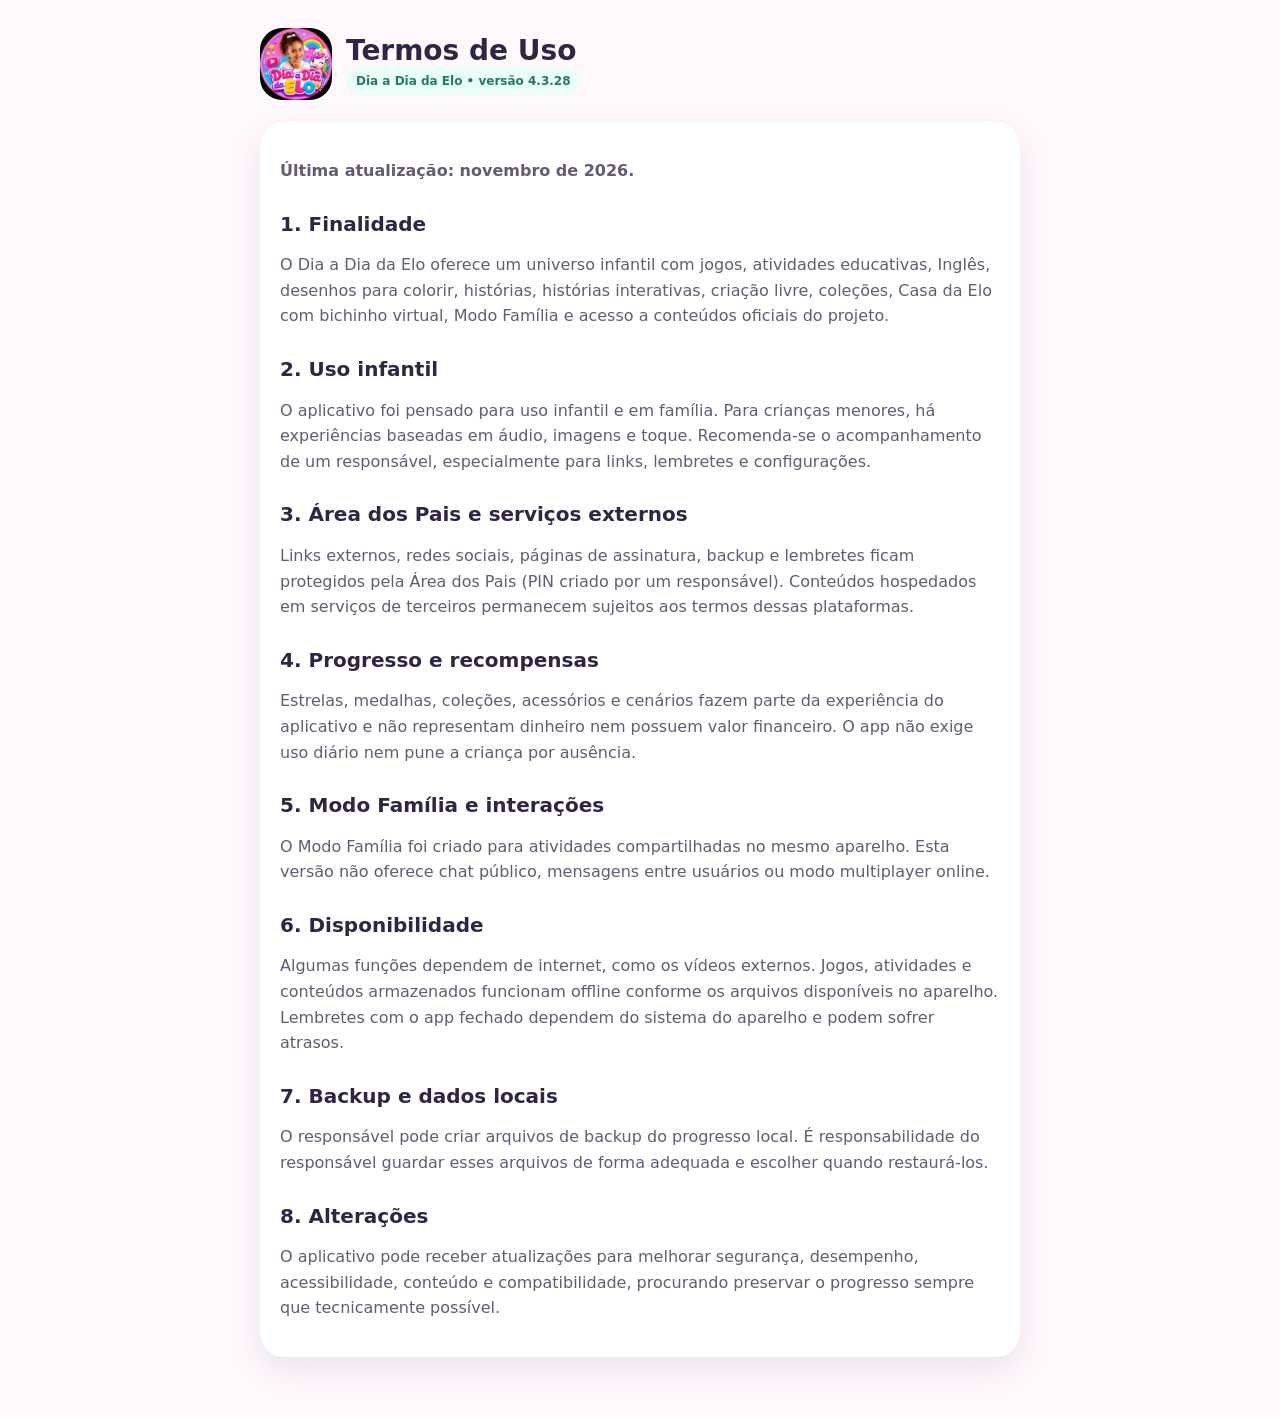
<file: terms.html>
<!doctype html><html lang="pt-BR"><head><meta charset="utf-8"><meta http-equiv="Content-Security-Policy" content="default-src 'self'; style-src 'self' 'unsafe-inline'; img-src 'self' data:; script-src 'self' 'unsafe-inline'"><meta name="viewport" content="width=device-width,initial-scale=1"><meta name="theme-color" content="#ff67a8"><title>Termos de Uso — Dia a Dia da Elo</title><style>body{margin:0;font-family:system-ui,-apple-system,Segoe UI,Roboto,Arial,sans-serif;background:#fff8fc;color:#302544}main{max-width:760px;margin:auto;padding:28px 20px 60px}header{display:flex;align-items:center;gap:14px;margin-bottom:22px}header img{width:72px;height:72px;border-radius:22px}h1{font-size:28px;margin:0}h2{font-size:20px;margin-top:28px}p,li{line-height:1.6;color:#655b72}.card{background:white;border-radius:24px;padding:20px;box-shadow:0 12px 30px rgba(72,45,102,.10)}a{color:#8a4fc8;font-weight:800}.tag{display:inline-block;background:#e9fff5;color:#297a5d;padding:7px 10px;border-radius:999px;font-size:12px;font-weight:800}</style></head><body><main><header><img src="assets/logo-oficial.webp" alt="Dia a Dia da Elo"><div><h1>Termos de Uso</h1><div class="tag">Dia a Dia da Elo • versão <span data-app-version>4.3.20</span></div></div></header><div class="card"><p><strong>Última atualização: novembro de 2026.</strong></p><h2>1. Finalidade</h2><p>O Dia a Dia da Elo oferece um universo infantil com jogos, atividades educativas, Inglês, desenhos para colorir, histórias, histórias interativas, criação livre, coleções, Casa da Elo com bichinho virtual, Modo Família e acesso a conteúdos oficiais do projeto.</p><h2>2. Uso infantil</h2><p>O aplicativo foi pensado para uso infantil e em família. Para crianças menores, há experiências baseadas em áudio, imagens e toque. Recomenda-se o acompanhamento de um responsável, especialmente para links, lembretes e configurações.</p><h2>3. Área dos Pais e serviços externos</h2><p>Links externos, redes sociais, páginas de assinatura, backup e lembretes ficam protegidos pela Área dos Pais (PIN criado por um responsável). Conteúdos hospedados em serviços de terceiros permanecem sujeitos aos termos dessas plataformas.</p><h2>4. Progresso e recompensas</h2><p>Estrelas, medalhas, coleções, acessórios e cenários fazem parte da experiência do aplicativo e não representam dinheiro nem possuem valor financeiro. O app não exige uso diário nem pune a criança por ausência.</p><h2>5. Modo Família e interações</h2><p>O Modo Família foi criado para atividades compartilhadas no mesmo aparelho. Esta versão não oferece chat público, mensagens entre usuários ou modo multiplayer online.</p><h2>6. Disponibilidade</h2><p>Algumas funções dependem de internet, como os vídeos externos. Jogos, atividades e conteúdos armazenados funcionam offline conforme os arquivos disponíveis no aparelho. Lembretes com o app fechado dependem do sistema do aparelho e podem sofrer atrasos.</p><h2>7. Backup e dados locais</h2><p>O responsável pode criar arquivos de backup do progresso local. É responsabilidade do responsável guardar esses arquivos de forma adequada e escolher quando restaurá-los.</p><h2>8. Alterações</h2><p>O aplicativo pode receber atualizações para melhorar segurança, desempenho, acessibilidade, conteúdo e compatibilidade, procurando preservar o progresso sempre que tecnicamente possível.</p></div></main><script src="version.js"></script><script src="legal-config.js"></script><script>(function(){var v=self.ELO_APP_VERSION;if(v)document.querySelectorAll('[data-app-version]').forEach(function(e){e.textContent=v});var m=(window.ELO_LEGAL||{}).email;if(m)document.querySelectorAll('.contactMail').forEach(function(e){e.innerHTML='E-mail para dúvidas e pedidos sobre privacidade: <a href="mailto:'+m+'">'+m+'</a>.'})})();</script></body></html>
</file>
<file: fonts.css>
/* Fontes variáveis locais — sem chamadas a serviços externos e disponíveis offline. */
@font-face { font-family: 'Fredoka'; font-style: normal; font-weight: 300 700; font-display: swap; src: url('assets/fonts/Fredoka-Variable.ttf') format('truetype'); }
@font-face { font-family: 'Quicksand'; font-style: normal; font-weight: 300 700; font-display: swap; src: url('assets/fonts/Quicksand-Variable.ttf') format('truetype'); }
</file>
<file: styles.css>
:root{--pink:#ff67a8;--pinkDark:#e8438a;--pinkSoft:#ffe6f1;--purple:#7155c7;--purple2:#a58be8;--yellow:#ffd55d;--blue:#cfefff;--mint:#d9f7ee;--ink:#2f2544;--muted:#756b82;--paper:#fffafd;--shadow:0 13px 30px rgba(72,45,102,.12);--radius:24px}
*{box-sizing:border-box}html{scroll-behavior:smooth}body{margin:0;font-family:system-ui,-apple-system,Segoe UI,Roboto,Arial,sans-serif;background:linear-gradient(180deg,#fff8fc,#f7f6ff 58%,#fbfeff);color:var(--ink);min-height:100vh}button,a{font:inherit}.app{max-width:760px;margin:auto;min-height:100vh;padding-bottom:100px}.hidden{display:none!important}
#splash{position:fixed;inset:0;z-index:9999;background:linear-gradient(160deg,#fff0f7,#f4edff);display:grid;place-items:center;transition:opacity .45s ease}.splashCard{text-align:center}.splashCard img{width:118px;height:118px;border-radius:34px;box-shadow:0 18px 45px rgba(255,103,168,.24)}.splashCard h2{margin:14px 0 4px;font-size:25px}.splashCard p{margin:0;color:var(--purple);font-weight:700}
header{padding:10px 16px 10px;position:sticky;top:0;z-index:30;background:rgba(255,250,253,.96);backdrop-filter:blur(14px);border-bottom:1px solid rgba(86,62,115,.06)}.brand{display:flex;align-items:center;gap:12px}.brandLogo{width:78px;height:78px;border-radius:24px;object-fit:cover;object-position:center;box-shadow:0 7px 18px rgba(255,105,170,.22)}h1{font-size:29px;line-height:1.02;margin:0;font-weight:900;letter-spacing:-.6px}.handle{font-size:13px;color:var(--purple);font-weight:900;margin-top:5px}
.panel{display:none;padding:0 16px 24px}.panel.active{display:block}.panel.home{padding:0}.topTitle{display:flex;align-items:center;gap:10px;margin:16px 0 12px}.back{border:0;background:#fff0f6;color:var(--pinkDark);width:44px;height:44px;border-radius:50%;font-size:24px;font-weight:900}.topTitle h2{margin:0;font-size:24px}
.hero{margin:12px 16px 18px;border-radius:28px;overflow:hidden;box-shadow:var(--shadow);position:relative;background:#ffdbe9}.hero img{width:100%;display:block;aspect-ratio:16/9;object-fit:cover;object-position:center center}.scorePill{position:absolute;left:13px;bottom:13px;background:rgba(255,255,255,.95);padding:9px 12px;border-radius:999px;font-weight:900;color:#6949b4;box-shadow:0 7px 18px rgba(64,34,92,.12)}.sectionHead{display:flex;justify-content:space-between;align-items:end;gap:10px;padding:0 16px;margin:23px 0 10px}.sectionHead h2{font-size:20px;margin:0}.sectionHead small{color:var(--muted)}.adventureHead{align-items:center}.adventureHead h2{white-space:nowrap;font-size:22px}
.grid6{display:grid;grid-template-columns:1fr 1fr;gap:12px;padding:0 16px}.tile{border:0;border-radius:24px;padding:0 0 12px;text-align:center;color:var(--ink);min-height:0;box-shadow:var(--shadow);position:relative;overflow:hidden;display:flex;flex-direction:column;background:#fff}.tile .folderArt{width:100%;aspect-ratio:1.34/1;display:block;object-fit:cover;object-position:center;background:#fff}.tile b{display:flex;align-items:center;justify-content:center;min-height:40px;padding:8px 8px 0;font-size:18px;line-height:1.06;text-align:center}.tWatch{background:linear-gradient(145deg,#ffe6f1,#fff5f9)}.tPlay{background:linear-gradient(145deg,#ece6ff,#f8f5ff)}.tLearn{background:linear-gradient(145deg,#e5f5ff,#f6fcff)}.tCreate{background:linear-gradient(145deg,#fff0bd,#fff9e7)}.tStories{background:linear-gradient(145deg,#ffe7f4,#f7eefe)}.tClub{background:linear-gradient(145deg,#f2e9ff,#efe4ff)}
.storyStrip{display:flex;gap:10px;overflow:auto;padding:0 16px 4px;scrollbar-width:none}.storyStrip::-webkit-scrollbar{display:none}.storyCard{min-width:42%;background:white;border-radius:20px;overflow:hidden;box-shadow:var(--shadow);border:0;text-align:left;color:inherit;padding:0}.storyThumb{aspect-ratio:1;background-size:cover;background-position:center;position:relative}.numBadge{position:absolute;left:8px;top:8px;background:var(--pink);color:white;border-radius:50%;width:34px;height:34px;display:grid;place-items:center;font-weight:900;border:3px solid white}.heartBadge{position:absolute;right:8px;top:8px;background:white;border-radius:50%;width:34px;height:34px;display:grid;place-items:center;color:var(--pink);font-size:18px}.storyInfo{padding:10px 11px 12px}.storyInfo b{display:block;font-size:14px;line-height:1.15}.storyInfo small{color:var(--muted);font-size:11px}
.clubTeaser{margin:16px;border-radius:24px;background:linear-gradient(135deg,#fff0f7,#f3eaff);box-shadow:var(--shadow);padding:15px;display:grid;grid-template-columns:74px 1fr;gap:12px;align-items:center}.clubTeaser img{width:74px;height:74px;border-radius:20px;object-fit:cover}.clubTeaser h3{margin:0 0 4px;font-size:18px}.clubTeaser p{margin:0;color:var(--muted);font-size:12px}.clubTeaser .btn{margin-top:9px}
.missionRow{display:grid;grid-template-columns:1.25fr 1fr;gap:10px;padding:0 16px}.miniCard{border-radius:22px;padding:14px;background:white;box-shadow:var(--shadow)}.miniCard.pink{background:linear-gradient(145deg,#fff0f7,#ffe4f0)}.miniCard.lilac{background:linear-gradient(145deg,#f3efff,#ebe4ff)}.miniCard h3{margin:0 0 5px;font-size:16px}.miniCard p{font-size:12px;color:var(--muted);margin:0 0 10px}.progress{height:9px;border-radius:999px;background:rgba(255,255,255,.78);overflow:hidden}.progress>i{display:block;width:0;height:100%;background:linear-gradient(90deg,var(--pink),#f0a0d8);border-radius:999px;transition:.25s}
.card{background:white;border-radius:24px;padding:17px;box-shadow:var(--shadow);margin-bottom:12px}.card h3{margin:0 0 8px}.muted{color:var(--muted);font-size:14px}.btn{border:0;border-radius:15px;padding:11px 14px;font-weight:900;background:var(--pink);color:white;box-shadow:0 7px 18px rgba(255,111,174,.22)}.btn.secondary{background:#f0ecff;color:var(--purple)}.btn.green{background:#49b99b}.btn.yellow{background:#efa92e}.btn.full{width:100%;font-size:17px}.row{display:flex;gap:9px;flex-wrap:wrap}.smallBtn{border:0;background:white;border-radius:13px;padding:9px 11px;font-weight:800;color:#754ebd;box-shadow:0 5px 15px rgba(80,45,120,.08)}
.videoFrame{border-radius:20px;overflow:hidden;aspect-ratio:16/9;background:#f3eaf7}.videoFrame iframe{width:100%;height:100%;border:0}.channelBox{display:flex;align-items:center;gap:12px}.channelBox img{width:64px;height:64px;border-radius:20px;object-fit:cover}.playlistGrid{display:grid;grid-template-columns:1fr 1fr;gap:10px}.playlistCard{border:0;border-radius:20px;padding:14px;text-align:left;min-height:106px;box-shadow:var(--shadow);background:linear-gradient(145deg,#fff1f7,#f2eeff);color:var(--ink)}.playlistCard .picon{font-size:28px}.playlistCard b{display:block;font-size:15px;margin-top:8px}.playlistCard span{font-size:11px;color:var(--muted)}

.gameLaunchGrid{display:grid;grid-template-columns:1fr 1fr;gap:14px}
.gameLaunch{border:0;border-radius:26px;padding:0;text-align:left;box-shadow:var(--shadow);color:var(--ink);background:#fff;overflow:hidden;display:flex;flex-direction:column;position:relative}
.gameLaunch .gico{display:none}.gameLaunch .gameCover{width:100%;display:block;aspect-ratio:16/9;object-fit:cover;background:#f5efff}.gameLaunch .gameInfo{padding:14px 16px 18px;display:flex;flex-direction:column;gap:6px;min-height:126px;position:relative}.gameLaunch b{display:block;font-size:17px;line-height:1.08;padding-right:34px}.gameLaunch small{display:block;color:var(--muted);font-size:12px;line-height:1.28}.gameLaunch .gameArrow{position:absolute;right:14px;bottom:14px;width:34px;height:34px;border-radius:50%;display:grid;place-items:center;background:#ffe6f3;color:var(--pinkDark);font-size:22px;font-weight:900}.gameLaunch .gameTag{display:inline-block;align-self:flex-start;background:#f0ebff;color:#6f54c2;border-radius:999px;padding:6px 10px;font-size:10px;font-weight:900;letter-spacing:.2px;text-transform:uppercase}.gameLaunchGrid .full{grid-column:1/-1}.gameLaunch.full .gameCover{aspect-ratio:19/8}.gameLaunch.rpgLaunch{background:#fff;color:var(--ink);min-height:unset;border:0;box-shadow:var(--shadow)}.gameLaunch.rpgLaunch::before,.gameLaunch.rpgLaunch::after{display:none}.gameLaunch.rpgLaunch .gameInfo{padding:16px 16px 18px}.gameLaunch.rpgLaunch b{font-size:19px}.gameLaunch.rpgLaunch small{font-size:13px}.rpgFeatures{display:flex;gap:7px;flex-wrap:wrap;margin-top:2px}.rpgFeatures span{background:#f0ebff;border:1px solid #e2dbff;border-radius:999px;padding:6px 9px;font-size:10px;font-weight:900;color:#6c50bb}.trailHeader{display:flex;justify-content:space-between;align-items:center;gap:10px;flex-wrap:wrap;margin-bottom:8px}.trailBadge{display:inline-flex;align-items:center;gap:6px;background:linear-gradient(90deg,#fff1bb,#ffe3f4);padding:8px 12px;border-radius:999px;color:#7b53c9;font-weight:900}.gamebox{text-align:center}.find-stage{height:min(55vh,520px);border-radius:22px;background:linear-gradient(#c6ebff 0 58%,#bff0b7 58%);position:relative;overflow:hidden;margin:12px 0}.find-stage .obj{position:absolute}.find-stage .fake{position:absolute;opacity:.78;filter:drop-shadow(0 1px 1px rgba(0,0,0,.08))}.target{position:absolute;width:28px;height:28px;border:0;background:transparent;display:grid;place-items:center;padding:0;z-index:5;cursor:pointer}.target span{font-size:var(--star-size,10px);filter:none}.gameStats{display:flex;justify-content:space-between;gap:8px;align-items:center;color:var(--purple);font-weight:800;font-size:13px}.diffRow{display:flex;gap:7px;justify-content:center;flex-wrap:wrap;margin:8px 0}.chip{border:0;border-radius:999px;padding:8px 12px;background:#f1edff;color:var(--purple);font-weight:800}.chip.on{background:var(--pink);color:white}.memory{display:grid;grid-template-columns:repeat(4,1fr);gap:7px;margin-top:12px}.mem{aspect-ratio:1;border:0;border-radius:12px;background:linear-gradient(145deg,#f2edff,#ffe8f2);padding:0;overflow:hidden;box-shadow:0 4px 12px rgba(77,50,110,.10)}.mem::before{content:'💗';font-size:24px}.mem.open::before,.mem.done::before{content:''}.memPic{width:100%;height:100%;background-position:center;background-repeat:no-repeat;background-size:cover}.mem.open,.mem.done{background:#fff}.mem.done{outline:3px solid #8ee1bf}.tapGame{display:grid;grid-template-columns:repeat(3,1fr);gap:8px}.tapNum{border:0;border-radius:16px;padding:17px;background:#eef7ff;font-size:22px;font-weight:900;color:var(--purple)}.timerTrack{height:8px;border-radius:999px;background:#eee7f8;overflow:hidden;margin:8px 0 13px}.timerTrack i{display:block;height:100%;width:100%;background:linear-gradient(90deg,#ff80b7,#ffd55d);transform-origin:left center}.mazeWrap{margin-top:10px}.mazeBoard{display:grid;gap:2px;background:#e7ddff;padding:7px;border-radius:18px;box-shadow:inset 0 0 0 1px rgba(113,85,199,.08);touch-action:none;max-width:560px;margin:auto}.mazeCell{aspect-ratio:1;border-radius:4px;display:grid;place-items:center;font-size:clamp(12px,3.4vw,22px);font-weight:900;min-width:0}.mazeCell.wall{background:linear-gradient(145deg,#8669d8,#684bbd)}.mazeCell.path{background:#fffdfd}.mazeCell.player{background:#ffe3f0}.mazeCell.goal{background:#e9fff6}.mazeControls{display:grid;grid-template-columns:64px 64px 64px;justify-content:center;gap:8px;margin-top:12px}.mazeBtn{border:0;border-radius:16px;padding:12px 0;background:#f1edff;color:var(--purple);font-size:24px;font-weight:900}.mazeLegend{display:flex;justify-content:center;gap:14px;flex-wrap:wrap;color:var(--muted);font-size:12px;margin-top:8px}.mazeLegend span b{font-size:16px;margin-right:4px}.chaseBoard{display:grid;gap:2px;background:#ddf4ff;padding:7px;border-radius:18px;box-shadow:inset 0 0 0 1px rgba(113,85,199,.08);touch-action:none;max-width:560px;margin:12px auto}.chaseCell{aspect-ratio:1;border-radius:4px;display:grid;place-items:center;font-size:clamp(12px,3.4vw,22px);font-weight:900;min-width:0}.chaseCell.wall{background:linear-gradient(145deg,#6248b3,#422f86)}.chaseCell.path{background:#fffdfd}.chaseCell.player{background:#ffe3f0}.chaseCell.ghost{background:#efe8ff}.chaseCell.unicorn{background:#e9fff6}.chaseLegend{display:flex;justify-content:center;gap:12px;flex-wrap:wrap;color:var(--muted);font-size:12px;margin-top:8px}.chaseLegend span b{font-size:16px;margin-right:4px}.chaseControls{display:grid;grid-template-columns:64px 64px 64px;justify-content:center;gap:8px;margin-top:12px}.trailCanvasWrap{position:relative;border-radius:24px;overflow:hidden;box-shadow:var(--shadow);background:linear-gradient(180deg,#c8e8ff,#fff7d6)}.trailCanvas{display:block;width:100%;height:auto;touch-action:none}.trailHud{display:grid;grid-template-columns:repeat(4,1fr);gap:8px;margin:10px 0}.trailStat{background:#fff;border-radius:18px;padding:10px 8px;box-shadow:0 6px 18px rgba(77,50,110,.08)}.trailStat b{display:block;color:var(--purple);font-size:11px;margin-bottom:4px}.trailStat span{font-size:18px;font-weight:900}.trailBossBar{height:10px;border-radius:999px;background:#eee5ff;overflow:hidden;margin:10px 0 6px;display:none}.trailBossBar.show{display:block}.trailBossBar i{display:block;height:100%;width:100%;background:linear-gradient(90deg,#8f63ff,#ff6fae)}.trailInfo{display:flex;justify-content:space-between;gap:8px;align-items:center;font-size:13px;color:var(--purple);font-weight:800;flex-wrap:wrap}.trailControls{display:grid;grid-template-columns:1fr 1fr;gap:10px;margin-top:12px}.trailBtn{border:0;border-radius:18px;padding:15px 12px;font-weight:900;background:#f1edff;color:var(--purple);font-size:18px;box-shadow:0 8px 18px rgba(80,45,120,.08)}.trailBtn.jump{background:linear-gradient(145deg,#ffe4f0,#f1edff)}.trailBtn.magic{background:linear-gradient(145deg,#fff4c7,#ffe4f6)}.trailHint{font-size:12px;color:var(--muted);margin:8px 0 0}.trailResume{padding:10px 12px;border-radius:16px;background:#f8f5ff;color:#6d59b8;font-size:13px;font-weight:700;text-align:left}.premiumNote{margin-top:10px;padding:12px;border-radius:18px;background:linear-gradient(145deg,#fff4d0,#fff0f8);color:#7b53c9;font-weight:800}
@media(max-width:560px){.gameLaunchGrid{grid-template-columns:1fr 1fr;gap:12px}.gameLaunch .gameInfo{padding:12px 14px 16px}.gameLaunch b{font-size:15px}.gameLaunch small{font-size:11px}.gameLaunch .gameArrow{width:30px;height:30px;font-size:20px}.gameLaunch.full .gameCover{aspect-ratio:16/9}.rpgFeatures span{font-size:9px;padding:5px 8px}}

.puzzleTop{display:grid;grid-template-columns:104px minmax(0,1fr);gap:12px;align-items:center;margin:10px 0}.puzzlePreview{width:104px;aspect-ratio:1;border-radius:18px;object-fit:cover;box-shadow:0 7px 18px rgba(74,44,98,.12)}.puzzleChoices{display:flex;gap:7px;overflow-x:auto;padding:4px 2px 8px;scrollbar-width:none;overscroll-behavior-x:contain}.puzzleChoices::-webkit-scrollbar{display:none}.puzzleChoice{width:46px;min-width:46px;height:46px;border:3px solid transparent;border-radius:50%;padding:0;overflow:hidden;background:#fff;box-shadow:0 4px 10px rgba(74,44,98,.08)}.puzzleChoice.on{border-color:var(--pink);transform:scale(1.06)}.puzzleChoice img{width:100%;height:100%;object-fit:cover;display:block}.puzzleBoard{display:grid;gap:3px;background:#eadfff;padding:5px;border-radius:18px;overflow:hidden;max-width:620px;margin:12px auto;box-shadow:inset 0 0 0 1px rgba(113,85,199,.08)}.puzzlePiece{aspect-ratio:1;border:0;border-radius:6px;background-repeat:no-repeat;box-shadow:inset 0 0 0 1px rgba(255,255,255,.55);transition:transform .12s,box-shadow .12s;touch-action:manipulation}.puzzlePiece.selected{transform:scale(.92);box-shadow:0 0 0 4px var(--pink),inset 0 0 0 1px #fff;z-index:2}.puzzlePiece.correct{box-shadow:inset 0 0 0 2px rgba(73,185,155,.6)}.puzzleBoard.completed .puzzlePiece{pointer-events:none;cursor:default}.puzzleBoard.completed{box-shadow:0 0 0 4px rgba(73,185,155,.22),inset 0 0 0 1px rgba(73,185,155,.22)}.puzzleHint{font-size:12px;color:var(--muted);margin-top:7px}
.quizTop{display:flex;justify-content:space-between;gap:10px;align-items:center;margin-bottom:10px}.quiz-q{font-size:19px;font-weight:800;margin-bottom:12px}.answers{display:grid;gap:8px}.ans{border:0;border-radius:14px;padding:12px;background:#f5f1ff;font-weight:700;color:var(--ink)}.schoolGrid{display:grid;grid-template-columns:repeat(3,1fr);gap:8px;margin:12px 0}.schoolBox{background:#fff4fb;border-radius:16px;padding:12px;text-align:center;font-weight:800}.schoolBox strong{display:block;font-size:26px}.levelRow{display:flex;gap:7px;flex-wrap:wrap;margin:10px 0}.levelBtn{border:0;border-radius:999px;padding:9px 12px;background:#f1edff;color:var(--purple);font-weight:900}.levelBtn.on{background:var(--pink);color:white}.quizProgress{font-size:12px;color:var(--muted);font-weight:700}.quizEnd{text-align:center;padding:18px 6px}.quizEnd strong{display:block;font-size:24px;color:var(--pinkDark)}
.coloringGallery{display:grid;grid-template-columns:repeat(2,1fr);gap:12px;padding:4px 0 10px}.templateBtn{width:100%;aspect-ratio:1;border:3px solid transparent;border-radius:20px;background:white;padding:5px;box-shadow:0 7px 18px rgba(74,44,98,.09);overflow:hidden}.templateBtn.on{border-color:var(--pink)}.templateBtn img{width:100%;height:100%;object-fit:contain;background:white;border-radius:14px}.colorStage{position:relative;width:min(100%,720px);height:min(62vh,720px);min-height:330px;background:#f7f2fa;border-radius:20px;overflow:auto;border:2px dashed #efb9d1;margin:auto;touch-action:none;overscroll-behavior:contain}.colorCanvasWrap{position:relative;margin:0 auto;background:white;box-shadow:0 5px 16px rgba(74,44,98,.08)}.colorStage canvas{display:block;background:white;touch-action:none;user-select:none;-webkit-user-select:none}.palette{display:grid;grid-template-columns:repeat(10,1fr);gap:7px;justify-content:center;margin:12px auto;max-width:650px}.color{width:100%;aspect-ratio:1;border:3px solid white;box-shadow:0 0 0 1px #ddd;border-radius:50%}.color.on{box-shadow:0 0 0 3px var(--pink),0 0 0 5px white}.toolRow{display:flex;gap:8px;flex-wrap:wrap;margin:10px 0 8px;justify-content:center}.zoomValue{display:inline-flex;align-items:center;justify-content:center;min-width:58px;padding:9px 10px;border-radius:13px;background:#fff;color:var(--purple);font-weight:900;box-shadow:0 5px 15px rgba(80,45,120,.08)}.coloringHint{font-size:12px;color:var(--muted);margin:8px 0 0;text-align:center}.fullOverlay{position:fixed;inset:0;z-index:1000;background:linear-gradient(180deg,#fff9fc,#f4f0ff);overflow:auto;padding:calc(env(safe-area-inset-top) + 8px) 12px calc(env(safe-area-inset-bottom) + 18px)}.overlayTop{position:sticky;top:0;z-index:4;display:flex;align-items:center;justify-content:space-between;gap:10px;background:rgba(255,249,252,.96);backdrop-filter:blur(10px);padding:8px 2px 12px}.overlayTop h2{font-size:22px;margin:0}.closeOverlay{border:0;width:46px;height:46px;border-radius:50%;font-size:25px;font-weight:900;background:#ffe7f2;color:var(--pinkDark)}.overlayBody{max-width:760px;margin:auto}.gameSection{display:none}.gameSection.active{display:block}.socialLinks{display:grid;grid-template-columns:1fr 1fr;gap:10px;margin:16px}.socialBtn{border:0;border-radius:20px;padding:14px 12px;box-shadow:var(--shadow);font-weight:900;font-size:15px}.socialBtn.youtube{background:#ff3f6c;color:#fff}.socialBtn.instagram{background:linear-gradient(135deg,#ffd25e,#ff5a8c,#9a5cff);color:#fff}
.libraryHero{background:linear-gradient(135deg,#ffe9f4,#f2eaff);border-radius:25px;padding:16px;display:flex;align-items:center;gap:12px;margin-bottom:12px}.libraryHero img{width:88px;height:88px;object-fit:contain}.libraryHero h3{margin:0 0 4px;font-size:24px;color:var(--pinkDark)}.libraryHero p{margin:0;color:var(--purple)}.libraryGrid{display:grid;grid-template-columns:1fr 1fr;gap:12px}.libCard{background:white;border-radius:20px;overflow:hidden;box-shadow:var(--shadow)}.libCover{aspect-ratio:1;background-size:cover;background-position:center;position:relative}.libBody{padding:12px}.libBody h3{font-size:16px;line-height:1.12;margin:0 0 5px}.libBody p{font-size:12px;color:var(--muted);min-height:34px;margin:0 0 9px}.libMeta{display:flex;justify-content:space-between;align-items:center;gap:6px}.fav{position:absolute;right:8px;top:8px;border:0;border-radius:50%;width:36px;height:36px;background:white;color:var(--pink);font-size:19px}.fav.on{background:var(--pink);color:white}
.readerBox{background:white;border-radius:24px;box-shadow:var(--shadow);padding:10px}.storyPage{width:100%;aspect-ratio:1;background-size:100% 1000%;background-repeat:no-repeat;background-position:center top;border-radius:18px;box-shadow:inset 0 0 0 1px rgba(0,0,0,.04);background-color:#fff}.readerMeta{display:flex;justify-content:space-between;align-items:center;padding:10px 4px 2px;gap:10px}.readerMeta b{font-size:16px}.dots{display:flex;gap:4px;justify-content:center;flex-wrap:wrap;margin:7px 0}.dot{width:7px;height:7px;border-radius:50%;background:#e8dfee}.dot.on{background:var(--pink)}.readerBtns{display:grid;grid-template-columns:1fr 1fr;gap:8px;margin-top:8px}
.clubHero{background:linear-gradient(135deg,#fff1f7,#efe8ff);border-radius:24px;padding:14px;display:flex;gap:12px;align-items:center;margin-bottom:12px}.clubHero img{width:92px;height:92px;border-radius:20px;object-fit:cover}.clubHero h3{margin:0 0 4px}.plans{display:grid;grid-template-columns:1fr 1fr;gap:10px}.plan{background:white;border-radius:22px;padding:14px;box-shadow:var(--shadow);border-top:5px solid #7a4bd0}.plan.vip{border-color:var(--pink)}.plan h3{font-size:15px;margin:0 0 6px}.price{font-weight:900;color:var(--pinkDark);font-size:18px}.benefits{padding-left:17px;font-size:12px;color:var(--muted);line-height:1.45}.parentGate{margin-top:9px;background:#fff4d7;border-radius:14px;padding:10px;font-size:11px;color:#7a6430}
.badges{display:grid;grid-template-columns:1fr 1fr;gap:9px}.achievementEntry{margin:14px 16px 0;width:calc(100% - 32px);border:0;border-radius:24px;padding:0;background:linear-gradient(135deg,#fff4d6,#ffe9f3);box-shadow:var(--shadow);display:flex;align-items:center;gap:13px;text-align:left;color:var(--ink);overflow:hidden;min-height:96px}.achievementEntry .achievementArt{width:108px;align-self:stretch;object-fit:cover;object-position:center;flex:0 0 108px}.achievementEntry b{display:block;font-size:18px;line-height:1.08;padding-right:8px}.achievementEntry .arrow{margin-left:auto;margin-right:14px;font-size:24px;color:var(--purple)}.achievementSummary{display:grid;grid-template-columns:1fr 1fr;gap:10px;margin-bottom:12px}.summaryBox{border-radius:20px;padding:14px;background:linear-gradient(145deg,#fff4df,#fff0f7);text-align:center}.summaryBox strong{display:block;font-size:27px;color:var(--pinkDark)}.summaryBox span{font-size:11px;color:var(--muted);font-weight:800}.privacyText{line-height:1.55}.privacyText h3{margin-top:18px}.privacyText ul{padding-left:20px}.pinCard{text-align:center;max-width:440px;margin:70px auto 0}.pinIcon{font-size:48px}.pinDots{display:flex;justify-content:center;gap:12px;margin:18px 0}.pinDot{width:16px;height:16px;border-radius:50%;background:#ece7f4;border:2px solid #cfc3df}.pinDot.on{background:var(--pink);border-color:var(--pink)}.pinPad{display:grid;grid-template-columns:repeat(3,72px);gap:10px;justify-content:center}.pinKey{border:0;border-radius:18px;background:#f4f0ff;color:var(--ink);font-size:22px;font-weight:900;padding:15px 0}.pinKey.action{font-size:13px;color:var(--purple)}.parentSecurity{display:flex;align-items:center;gap:12px}.parentSecurity .lock{width:48px;height:48px;border-radius:16px;background:#f1edff;display:grid;place-items:center;font-size:25px}.safeLabel{display:inline-flex;align-items:center;gap:6px;background:#e9fff5;color:#297a5d;padding:6px 9px;border-radius:999px;font-size:11px;font-weight:900}.badge{background:#f3f0f6;border-radius:18px;padding:12px;opacity:.48}.badge.on{opacity:1;background:linear-gradient(145deg,#fff7de,#ffeef6)}.badge span{font-size:24px;display:block}.badge strong{display:block;font-size:12px}.badge small{font-size:10px;color:var(--muted)}.medalGames{display:grid;gap:10px}.medalGame{border-radius:20px;padding:13px;background:linear-gradient(145deg,#fff9fc,#f5f1ff);border:1px solid rgba(113,85,199,.08)}.medalGameHead{display:flex;align-items:center;gap:9px;margin-bottom:9px;text-align:left}.medalGameHead span{font-size:24px}.medalGameHead strong{font-size:15px}.medalTiers{display:grid;grid-template-columns:repeat(3,1fr);gap:7px}.medalTier{border-radius:15px;padding:9px 5px;text-align:center;background:#f1eef5;opacity:.42}.medalTier.on{opacity:1;background:#fff;box-shadow:0 5px 14px rgba(72,45,102,.08)}.medalTier span{display:block;font-size:23px}.medalTier b{display:block;font-size:10px;margin-top:2px}.medalTier small{display:block;font-size:8px;color:var(--muted);margin-top:2px}.medalHint{font-size:12px;color:var(--muted);margin:0 0 12px}.footer-note{text-align:center;color:#9b91a4;font-size:10px;padding:25px 20px 4px}
nav{position:fixed;left:0;right:0;bottom:0;z-index:40;padding:6px 10px calc(6px + env(safe-area-inset-bottom));background:rgba(255,255,255,.95);backdrop-filter:blur(16px);border-top:1px solid rgba(80,54,110,.07)}.navin{max-width:720px;margin:auto;display:grid;grid-template-columns:repeat(5,1fr);gap:4px}.navbtn{border:0;background:transparent;border-radius:17px;padding:5px 2px 6px;color:#786d87;font-size:9px;line-height:1.04;min-width:0}.navbtn .navEloIcon{display:block;width:36px;height:36px;object-fit:cover;border-radius:12px;margin:0 auto 4px;box-shadow:0 4px 10px rgba(72,45,102,.09)}.navbtn.active{background:#fff0f6;color:var(--pinkDark);font-weight:900}.toast{position:fixed;left:50%;bottom:98px;z-index:70;transform:translate(-50%,20px);background:#2f2544;color:white;padding:11px 15px;border-radius:999px;font-size:12px;font-weight:800;opacity:0;pointer-events:none;transition:.25s;white-space:nowrap;max-width:90%;overflow:hidden;text-overflow:ellipsis}.toast.show{opacity:1;transform:translate(-50%,0)}
@media(max-width:390px){.grid6{gap:8px}.tile{min-height:105px;padding:12px}.tile b{font-size:17px}.storyCard{min-width:45%}.plans{grid-template-columns:1fr}.libraryGrid{gap:9px}.libBody{padding:10px}.playlistGrid{grid-template-columns:1fr}.brandLogo{width:70px;height:70px}h1{font-size:26px}.palette{grid-template-columns:repeat(6,1fr)}.memory.hard{grid-template-columns:repeat(4,1fr);gap:6px}.memory.hard .mem{border-radius:9px}.memory.hard .mem::before{font-size:18px}.adventureHead h2{font-size:20px}.puzzleTop{grid-template-columns:92px minmax(0,1fr)}.puzzlePreview{width:92px}.pinPad{grid-template-columns:repeat(3,68px)}}

.rpgLaunch{background:linear-gradient(180deg,rgba(38,20,70,.02),rgba(38,20,70,.78)),url('assets/game-covers/rpg-cover-v2.webp') center/cover no-repeat;position:relative;overflow:hidden;color:#fff;grid-column:1/-1;min-height:290px;padding:20px;border:3px solid rgba(255,255,255,.95);box-shadow:0 18px 38px rgba(88,62,159,.28);display:flex;flex-direction:column;justify-content:flex-end}.rpgLaunch::before{content:'JOGO PRINCIPAL • RPG';position:absolute;top:12px;right:12px;background:rgba(255,255,255,.97);color:#6c50bb;border-radius:999px;padding:6px 10px;font-size:10px;font-weight:1000;letter-spacing:.3px;z-index:2}.rpgLaunch::after{content:'';position:absolute;inset:0;background:linear-gradient(180deg,rgba(255,255,255,0) 28%,rgba(31,18,55,.68) 100%)}.rpgLaunch>*{position:relative;z-index:1}.rpgLaunch .gico{display:none}.rpgLaunch b{font-size:28px;line-height:1.05;max-width:86%;text-shadow:0 3px 12px rgba(0,0,0,.3)}.rpgLaunch small{color:#fff;font-size:13px;max-width:88%;line-height:1.35;margin-top:8px;text-shadow:0 2px 10px rgba(0,0,0,.25)}.rpgFeatures{display:flex;gap:6px;flex-wrap:wrap;margin-top:12px}.rpgFeatures span{background:rgba(255,255,255,.22);backdrop-filter:blur(5px);border:1px solid rgba(255,255,255,.38);border-radius:999px;padding:5px 8px;font-size:10px;font-weight:800;color:#fff}.exitConfirm{position:fixed;inset:0;z-index:10050;background:rgba(38,25,56,.48);display:grid;place-items:center;padding:20px}.exitCard{width:min(390px,92vw);background:#fff;border-radius:26px;padding:22px;text-align:center;box-shadow:0 22px 54px rgba(48,37,70,.25)}.exitCard .exitIcon{font-size:44px}.exitCard h3{margin:8px 0 6px;font-size:22px}.exitCard p{margin:0 0 16px;color:var(--muted)}.exitActions{display:grid;grid-template-columns:1fr 1fr;gap:10px}.exitActions button{border:0;border-radius:16px;padding:13px;font-weight:900}.exitNo{background:#f0ecff;color:var(--purple)}.exitYes{background:var(--pink);color:#fff}.rpgMedalGrid{display:grid;grid-template-columns:repeat(3,1fr);gap:8px}.rpgMedal{border-radius:16px;padding:10px;background:#f5f3f8;filter:grayscale(1);opacity:.55;text-align:center}.rpgMedal.on{background:linear-gradient(145deg,#fff3c6,#ffe9f5);filter:none;opacity:1}.rpgMedal span{display:block;font-size:29px}.rpgMedal strong{display:block;font-size:11px}.rpgMedal small{font-size:9px;color:var(--muted)}.rpgOverlay{position:fixed;inset:0;z-index:5000;background:#f5efff}.rpgOverlay iframe{width:100%;height:100%;border:0;display:block;background:#f5efff}

.latestVideoLabel{display:inline-flex;align-items:center;gap:6px;margin:0 0 10px;padding:7px 10px;border-radius:999px;background:#fff0f6;color:var(--pinkDark);font-size:12px;font-weight:900}.trailBtn{touch-action:manipulation;user-select:none;-webkit-user-select:none;transition:transform .08s ease,filter .08s ease}.trailBtn:active,.trailBtn.pressed{transform:scale(.96);filter:brightness(.96)}

/* v2.0 */
.overlay{position:fixed;inset:0;z-index:12000;background:rgba(38,25,56,.58);display:grid;place-items:center;padding:18px}.overlay.hidden{display:none!important}
.brand{position:relative}.brandActions{margin-left:auto;display:flex;gap:8px;align-items:center}.iconBtn{border:0;width:44px;height:44px;border-radius:15px;background:#f0ebff;color:var(--purple);font-size:20px;font-weight:900}.profileChip{border:0;border-radius:16px;background:#fff0f6;color:var(--ink);padding:7px 10px;display:flex;align-items:center;gap:7px;box-shadow:0 5px 14px rgba(80,45,120,.08)}.profileChip span{font-size:21px}.profileChip b{font-size:12px}.profileChip small{font-size:9px;color:var(--muted);display:block}.profileList{display:grid;gap:9px}.profileRow{display:grid;grid-template-columns:1fr 48px;gap:7px;border-radius:18px;background:#f8f5ff;padding:7px}.profileRow.on{box-shadow:inset 0 0 0 2px #ff79ae;background:#fff0f7}.profileRow>button:first-child{border:0;background:transparent;text-align:left;display:flex;align-items:center;gap:10px;padding:8px}.profileRow span{font-size:29px}.profileRow b,.profileRow small{display:block}.profileRow small{color:var(--muted);font-size:10px}.profileDelete{border:0;border-radius:14px;background:#ffe9f0}.v2Grid{display:grid;grid-template-columns:repeat(2,1fr);gap:9px}.v2Stat{background:linear-gradient(145deg,#fff6fb,#f2efff);border-radius:18px;padding:13px;text-align:center}.v2Stat strong{font-size:23px;color:var(--purple);display:block}.v2Stat span{font-size:10px;color:var(--muted);font-weight:900}.albumHero{display:flex;align-items:center;gap:13px;background:linear-gradient(135deg,#fff3d6,#ffe9f5,#eee9ff);border-radius:24px;padding:15px;margin-bottom:12px}.albumAvatar{width:62px;height:62px;border-radius:20px;background:#fff;display:grid;place-items:center;font-size:35px;box-shadow:var(--shadow)}.settingRow{display:flex;align-items:center;justify-content:space-between;gap:12px;padding:11px 0;border-bottom:1px solid #f0eaf5}.settingRow:last-child{border-bottom:0}.switch{width:48px;height:28px}.settingRow select{border:0;border-radius:12px;padding:9px 10px;background:#f2eeff;color:var(--purple);font-weight:800}.tutorialCard,.restCard{width:min(430px,94vw);background:#fff;border-radius:28px;padding:24px;text-align:center;box-shadow:0 24px 70px rgba(43,28,65,.3)}.tutorialEmoji{font-size:48px}.tutorialCard h2,.restCard h2{margin:8px 0}.tutorialCard p,.restCard p{color:var(--muted);line-height:1.45}.tutorialActions{display:grid;grid-template-columns:1fr 1fr;gap:8px;margin-top:16px}.tutorialCount{font-size:11px;color:var(--purple);font-weight:900}.a11y-large{font-size:112%}.a11y-large h1,.a11y-large h2,.a11y-large h3{letter-spacing:0}.a11y-contrast{--ink:#140c22;--muted:#4e4656;--paper:#fff;--purple:#4d2dac;--pinkDark:#bd1761}.a11y-contrast .card,.a11y-contrast .tile{outline:2px solid rgba(20,12,34,.12)}.a11y-reduce *{scroll-behavior:auto!important;animation:none!important;transition:none!important}.a11y-big button{min-height:48px}.a11y-big .navbtn{padding:10px 3px}.readScreenFloat{position:fixed;right:14px;bottom:92px;z-index:38;border:0;border-radius:999px;padding:11px 14px;background:#6f55c7;color:#fff;font-weight:900;box-shadow:0 8px 22px rgba(70,45,120,.24)}
@media(max-width:560px){.brandActions{gap:5px}.profileChip{padding:6px 7px}.profileChip small{display:none}.iconBtn{width:40px;height:40px}.v2Grid{grid-template-columns:repeat(2,1fr)}}


/* ===== v2.1 • Escolinha da Elo — Inglês ===== */
.englishHero{background:linear-gradient(135deg,#eaf7ff,#f5edff 55%,#fff0f7);border-radius:26px;padding:18px;box-shadow:var(--shadow);margin-bottom:12px;position:relative;overflow:hidden}.englishHero:after{content:'ABC';position:absolute;right:14px;bottom:-10px;font-size:72px;font-weight:1000;color:rgba(113,85,199,.08)}.englishHero h3{margin:0 0 5px;font-size:22px}.englishHero p{margin:0;color:var(--muted);font-size:13px;max-width:82%}
.ageGrid{display:grid;grid-template-columns:repeat(3,1fr);gap:8px;margin-top:12px}.ageBtn{border:0;border-radius:18px;padding:12px 7px;background:#f3efff;color:var(--purple);font-weight:900;box-shadow:0 5px 14px rgba(72,45,102,.06)}.ageBtn small{display:block;font-size:10px;font-weight:700;color:var(--muted);margin-top:2px}.ageBtn.on{background:linear-gradient(145deg,#ff7fb5,#ff5e9f);color:white}.ageBtn.on small{color:rgba(255,255,255,.88)}
.engProgressWrap{display:flex;align-items:center;gap:10px;margin:12px 0 0}.engProgressTrack{height:10px;background:#ece7f7;border-radius:999px;overflow:hidden;flex:1}.engProgressTrack i{display:block;height:100%;width:0;background:linear-gradient(90deg,#70d9f7,#7a65dc,#ff6ba8);border-radius:999px;transition:.3s}.engProgressWrap b{font-size:12px;color:var(--purple)}
.engWorldGrid{display:grid;grid-template-columns:1fr 1fr;gap:10px}.engWorld{border:0;border-radius:22px;padding:15px;text-align:left;background:white;box-shadow:var(--shadow);position:relative;color:var(--ink);min-height:132px}.engWorld .ewIcon{font-size:34px}.engWorld b{display:block;font-size:17px;margin-top:6px}.engWorld small{display:block;color:var(--muted);font-size:11px;margin-top:3px}.engWorld .ewPct{position:absolute;right:10px;top:10px;background:#f0ecff;color:var(--purple);border-radius:999px;padding:4px 7px;font-size:9px;font-weight:900}.engWorld.done{background:linear-gradient(145deg,#fff9df,#fff0f7)}.engWorld.done .ewPct{background:#fff;color:#bd7c18}.engWorld .miniProgress{height:6px;background:#eee9f7;border-radius:999px;overflow:hidden;margin-top:10px}.engWorld .miniProgress i{display:block;height:100%;background:linear-gradient(90deg,#82ddbd,#6bbbdc);border-radius:999px}
.engWorldHead{display:flex;align-items:center;gap:12px}.engWorldHead .bigIcon{width:62px;height:62px;border-radius:20px;background:linear-gradient(145deg,#fff1f7,#ebe8ff);display:grid;place-items:center;font-size:34px}.engWorldHead h3{margin:0}.engWordGrid{display:grid;grid-template-columns:repeat(2,1fr);gap:9px;margin-top:12px}.engWord{border:0;border-radius:18px;padding:12px;background:#faf8ff;text-align:left;color:var(--ink);position:relative}.engWord .emoji{font-size:31px}.engWord b{display:block;font-size:17px;margin-top:4px}.engWord small{color:var(--muted);font-size:10px}.engWord .listen{position:absolute;right:8px;top:8px;border:0;background:#ece7ff;border-radius:50%;width:32px;height:32px}.masteryDots{font-size:10px;letter-spacing:1px;color:#8a70d3;margin-top:5px}
.engActions{display:grid;grid-template-columns:1fr 1fr;gap:8px;margin-top:12px}.engActions .btn{width:100%}.engActivity{padding:4px 0}.engActivityTop{display:flex;justify-content:space-between;align-items:center;gap:8px;margin-bottom:10px}.engPill{background:#f0ecff;color:var(--purple);border-radius:999px;padding:6px 9px;font-size:10px;font-weight:900}.engPrompt{text-align:center;padding:16px 8px}.engPrompt .bigEmoji{font-size:68px;display:block;margin-bottom:6px}.engPrompt h3{font-size:22px;margin:4px 0}.engPrompt p{color:var(--muted);margin:4px 0}.engAudioBtn{border:0;border-radius:18px;background:linear-gradient(145deg,#dff5ff,#eee9ff);color:var(--purple);font-weight:900;padding:12px 16px;margin:6px auto;display:inline-flex;gap:7px;align-items:center}.engChoices{display:grid;grid-template-columns:1fr 1fr;gap:9px}.engChoice{border:0;border-radius:18px;padding:14px 9px;background:#f6f3ff;color:var(--ink);font-weight:900;min-height:76px}.engChoice .choiceEmoji{display:block;font-size:28px;margin-bottom:3px}.engChoice.good{background:#dff9ee;color:#247457;outline:2px solid #83d6b6}.engChoice.bad{background:#ffe7ed;color:#aa3f5d;outline:2px solid #f0a1b7}.engWrite{display:flex;gap:8px}.engWrite input{flex:1;min-width:0;border:2px solid #e8e2f2;border-radius:16px;padding:13px 14px;font-size:18px;font-weight:800;color:var(--ink);background:white;outline:none}.engWrite input:focus{border-color:#a58be8}.engScramble{font-size:24px;font-weight:1000;letter-spacing:7px;text-align:center;color:#7357c9;background:#f4efff;border-radius:16px;padding:13px;margin:8px 0 12px}.engFeedback{margin-top:12px;border-radius:18px;padding:12px;text-align:center;font-weight:800}.engFeedback.ok{background:#e3fbf0;color:#2c7b60}.engFeedback.no{background:#fff0f3;color:#ad4965}.engNext{margin-top:10px;width:100%}.engEnd{text-align:center;padding:18px 4px}.engEnd .score{font-size:38px;font-weight:1000;color:#7657ca}.engMedalGrid{display:grid;grid-template-columns:repeat(5,1fr);gap:6px;margin-top:10px}.engMedal{text-align:center;border-radius:15px;padding:9px 4px;background:#f2eff5;filter:grayscale(1);opacity:.48}.engMedal.on{filter:none;opacity:1;background:linear-gradient(145deg,#fff7d7,#ffeaf4)}.engMedal span{display:block;font-size:24px}.engMedal b{font-size:8px;display:block;margin-top:2px}.engCertificate{margin-top:12px;border:2px dashed #e9b846;border-radius:20px;padding:14px;text-align:center;background:linear-gradient(145deg,#fffaf0,#fff1f7)}.engCertificate strong{display:block;color:#a76f12;font-size:18px}.engCertificate small{color:var(--muted)}
@media(max-width:390px){.engWorldGrid{gap:8px}.engWorld{padding:13px;min-height:125px}.engWordGrid{gap:7px}.engWord{padding:10px}.engChoices{gap:7px}.engChoice{padding:12px 7px}.engMedalGrid{grid-template-columns:repeat(5,1fr);gap:4px}.engMedal{padding:7px 2px}.ageBtn{padding:10px 4px}}

/* v2.1.3 • ícones personalizados da Elo + Escolinha da Elo na navegação */
.schoolChallengesHero{width:100%;border:0;border-radius:26px;padding:18px;margin-bottom:12px;background:linear-gradient(135deg,#fff3fa,#f2eeff);box-shadow:var(--shadow);display:flex;align-items:center;justify-content:space-between;text-align:left;color:var(--ink)}.schoolChallengesHero>div{display:grid;grid-template-columns:54px 1fr;column-gap:12px;align-items:center}.schoolChallengesHero .schIcon{grid-row:1/3;font-size:38px;width:54px;height:54px;border-radius:18px;background:#fff;display:grid;place-items:center}.schoolChallengesHero h3{margin:0;font-size:21px}.schoolChallengesHero p{margin:3px 0 0;color:var(--muted);font-size:13px}.schArrow{font-size:38px;color:var(--purple);font-weight:700;transition:.2s}.schoolChallengesHero.open .schArrow{transform:rotate(90deg)}
.engWord{cursor:pointer}.engWord.kid{min-height:132px;display:grid;place-items:center;text-align:center;padding:12px}.engWord.kid .emoji{font-size:62px;margin:0}.engWord.kid .kidColorSwatch{width:82px;height:82px}.engWord.kid .kidNumberVisual{width:96px;height:96px;font-size:68px}.engWord.kid:active,.kidChoice:active{transform:scale(.97)}
.kidListenHint{text-align:center;font-size:42px;margin:6px 0 10px;animation:kidPulse 1.2s ease-in-out infinite}.kidListenHint button{border:0;background:linear-gradient(145deg,#e6f8ff,#eee8ff);width:88px;height:88px;border-radius:50%;font-size:42px;box-shadow:0 8px 20px rgba(80,45,120,.1)}@keyframes kidPulse{0%,100%{transform:scale(1)}50%{transform:scale(1.05)}}
.engKidChoices{display:grid;grid-template-columns:repeat(3,1fr);gap:10px}.kidChoice{border:0;border-radius:22px;min-height:130px;background:#f7f4ff;display:grid;place-items:center;padding:12px;box-shadow:0 7px 18px rgba(72,45,102,.07)}.kidChoice.good{background:#dff9ee;outline:3px solid #83d6b6}.kidChoice.bad{background:#ffe7ed;outline:3px solid #f0a1b7}.kidChoiceEmoji{font-size:64px;line-height:1}.kidColorSwatch{display:block;width:74px;height:74px;border-radius:50%;border:5px solid #fff;box-shadow:0 0 0 2px rgba(60,45,80,.12),0 7px 18px rgba(60,45,80,.12)}.kidNumberVisual{display:grid;place-items:center;width:92px;height:92px;border-radius:28px;background:linear-gradient(145deg,#fff2f8,#eee9ff);font-size:64px;line-height:1;font-weight:1000;color:#6f54c2;box-shadow:0 8px 20px rgba(72,45,102,.12)}.kidFeedback{font-size:60px;text-align:center;padding:10px 0}.kidVisualSeq{font-size:48px;letter-spacing:2px;white-space:nowrap}.engKidMode .engActivityTop .engPill{font-size:12px}.engKidMode .smallBtn{font-size:0;width:48px;height:48px;border-radius:50%}.engKidMode .smallBtn:after{content:'✕';font-size:22px}.engKidMode{padding:5px 0}.engKidMode .engActivityTop{margin-bottom:4px}
@media(max-width:390px){.engKidChoices{gap:8px}.kidChoice{min-height:116px;padding:8px}.kidChoiceEmoji{font-size:56px}.kidColorSwatch{width:65px;height:65px}.kidNumberVisual{width:82px;height:82px;font-size:58px}.schoolChallengesHero{padding:15px}}


/* v2.1.8 • correções visuais dos cards de jogos + bloqueio de zoom da página */
html,body{-webkit-text-size-adjust:100%}#playPanel .gameLaunchGrid{display:grid;grid-template-columns:1fr 1fr;gap:12px}#playPanel .gameLaunch{border:0;border-radius:26px;padding:0;text-align:left;box-shadow:var(--shadow);color:var(--ink);background:#fff;overflow:hidden;display:flex;flex-direction:column;position:relative}#playPanel .gameLaunch .gameCover{width:100%;display:block;aspect-ratio:16/9;object-fit:cover;background:#f5efff}#playPanel .gameLaunch .gameInfo{padding:14px 16px 18px;display:flex;flex-direction:column;gap:6px;min-height:126px;position:relative}#playPanel .gameLaunch b{display:block;font-size:17px;line-height:1.08;padding-right:34px;max-width:none;text-shadow:none}#playPanel .gameLaunch small{display:block;color:var(--muted)!important;font-size:12px;line-height:1.28;max-width:none;text-shadow:none;margin-top:0}#playPanel .gameLaunch .gameArrow{position:absolute;right:14px;bottom:14px;width:34px;height:34px;border-radius:50%;display:grid;place-items:center;background:#ffe6f3;color:var(--pinkDark);font-size:22px;font-weight:900}#playPanel .gameLaunch .gameTag{display:inline-block;align-self:flex-start;background:#f0ebff;color:#6f54c2;border-radius:999px;padding:6px 10px;font-size:10px;font-weight:900;letter-spacing:.2px;text-transform:uppercase}#playPanel .gameLaunch.full{grid-column:1/-1}#playPanel .gameLaunch.full .gameCover{aspect-ratio:16/9}#playPanel .gameLaunch.rpgLaunch{background:#fff!important;color:var(--ink)!important;min-height:unset!important;border:0!important;box-shadow:var(--shadow)!important;display:flex!important;flex-direction:column!important;justify-content:flex-start!important;padding:0!important}#playPanel .gameLaunch.rpgLaunch::before,#playPanel .gameLaunch.rpgLaunch::after{display:none!important;content:none!important}#playPanel .gameLaunch.rpgLaunch>*{position:static!important;z-index:auto!important}#playPanel .gameLaunch.rpgLaunch .gameInfo{padding:16px 16px 18px!important}#playPanel .gameLaunch.rpgLaunch b{font-size:19px!important;color:var(--ink)!important}#playPanel .gameLaunch.rpgLaunch small{font-size:13px!important;color:var(--muted)!important}#playPanel .rpgFeatures{display:flex;gap:7px;flex-wrap:wrap;margin-top:2px}#playPanel .rpgFeatures span{background:#f0ebff!important;border:1px solid #e2dbff!important;border-radius:999px;padding:6px 9px;font-size:10px;font-weight:900;color:#6c50bb!important;backdrop-filter:none!important}#playPanel .rpgLaunch .gico{display:none!important}@media(max-width:560px){#playPanel .gameLaunchGrid{grid-template-columns:1fr 1fr;gap:12px}#playPanel .gameLaunch .gameInfo{padding:12px 14px 16px}#playPanel .gameLaunch b{font-size:15px}#playPanel .gameLaunch small{font-size:11px}#playPanel .gameLaunch .gameArrow{width:30px;height:30px;font-size:20px}#playPanel .gameLaunch.full .gameCover{aspect-ratio:16/9}#playPanel .gameLaunch.rpgLaunch b{font-size:18px!important}#playPanel .rpgFeatures span{font-size:9px;padding:5px 8px}}

/* v2.2 melhorias */
.parentProgressGrid{display:grid;grid-template-columns:repeat(2,1fr);gap:10px}.parentProgressGrid>div{background:#faf7ff;border-radius:16px;padding:12px;text-align:center}.parentProgressGrid strong{display:block;font-size:22px;color:var(--purple)}.parentProgressGrid span{font-size:11px;color:var(--muted)}
.engAgeCollection{padding:10px 0;border-bottom:1px solid #eee7f8}.engAgeCollection:last-child{border-bottom:0}.engAgeCollection h4{margin:0 0 8px;color:var(--purple)}
.schoolAgeBadge{display:inline-flex;background:#f1edff;color:var(--purple);font-weight:900;border-radius:999px;padding:7px 11px;margin-bottom:10px}.kidSchoolCats{display:flex;gap:7px;flex-wrap:wrap;margin-bottom:12px}.kidSchoolActivity{text-align:center}.kidListenMain{border:0;background:#fff3cb;width:70px;height:70px;border-radius:50%;font-size:36px;box-shadow:var(--shadow);margin:8px}.kidSchoolOptions{display:grid;grid-template-columns:repeat(3,1fr);gap:10px;margin-top:12px}.kidSchoolChoice{border:3px solid transparent;border-radius:20px;background:#fff;min-height:100px;box-shadow:var(--shadow);display:grid;place-items:center}.kidSchoolChoice.good{border-color:#67c98e;background:#effff5}.kidSchoolChoice.bad{border-color:#ff8aa8;background:#fff1f5}.kidSchoolVisual{font-size:54px;font-weight:1000}.kidSchoolVisual.colorDot{width:58px;height:58px;border-radius:50%;display:block}.kidSchoolVisual.red{background:#ef4444}.kidSchoolVisual.blue{background:#3b82f6}.kidSchoolVisual.yellow{background:#facc15}.kidSchoolVisual.green{background:#22c55e}.kidSchoolVisual.pink{background:#ff76b8}.kidSchoolVisual.purple{background:#8b5cf6}.kidSchoolDots{margin-top:12px;color:var(--muted);font-weight:900}.kidSchoolEnd{display:grid;place-items:center;gap:12px;padding:18px}.kidSchoolEnd>div{font-size:64px}.kidSchoolEnd>b{font-size:30px}
.engAutoNext{margin-top:10px;font-size:12px;color:var(--muted);font-weight:800}
@media(max-width:420px){.kidSchoolOptions{grid-template-columns:repeat(2,1fr)}}
</file>
<file: v3.css>
/* Dia a Dia da Elo — v3.0.1 */
:root{--v3sky:#dff4ff;--v3grass:#c9f0c3;--v3path:#ffe4a9;--v3pink:#ff67a8;--v3purple:#7155c7}
.worldIntro{padding:14px 16px 6px}.eloGuideCard{position:relative;display:grid;grid-template-columns:72px 1fr auto;gap:12px;align-items:center;background:linear-gradient(145deg,#fff0f7,#f0ebff);border-radius:26px;padding:12px;box-shadow:var(--shadow);cursor:pointer}.eloGuideCard img{width:72px;height:72px;border-radius:21px;object-fit:cover}.eloGuideCard small{font-size:10px;font-weight:1000;color:var(--purple);letter-spacing:.8px}.eloGuideCard h2{margin:2px 0;font-size:21px}.eloGuideCard p{margin:0;color:var(--muted);font-size:12px}.scorePillV3{align-self:start;background:white;color:var(--purple);font-weight:1000;border-radius:999px;padding:8px 10px;font-size:12px;box-shadow:0 5px 14px rgba(65,42,97,.1)}
.eloWorld{position:relative;margin:10px 16px 14px;min-height:530px;border-radius:32px;overflow:hidden;background:linear-gradient(180deg,var(--v3sky) 0 23%,var(--v3grass) 23% 100%);box-shadow:var(--shadow);border:3px solid #fff}.eloWorld:before{content:'';position:absolute;left:47%;top:20%;width:17%;height:82%;background:var(--v3path);transform:rotate(3deg);border-radius:40%}.eloWorld:after{content:'';position:absolute;left:8%;right:8%;top:51%;height:12%;background:var(--v3path);border-radius:45%;transform:rotate(-2deg)}
.worldPlace{position:absolute;z-index:2;border:0;border-radius:22px;display:flex;flex-direction:column;align-items:center;justify-content:center;gap:3px;color:#382c4b;font-weight:900;box-shadow:0 9px 20px rgba(60,42,86,.16);background:rgba(255,255,255,.94);min-width:88px;min-height:86px;padding:8px;transition:transform .18s ease}.worldPlace:active{transform:scale(.94)}.worldPlace span{font-size:34px}.worldPlace b{font-size:12px}.wp-home{left:6%;top:31%;background:#ffe8f1}.wp-school{right:5%;top:28%;background:#e8f4ff}.wp-play{left:5%;top:64%;background:#fff3c9}.wp-rpg{right:4%;top:62%;background:#eee7ff}.wp-create{left:33%;top:72%;background:#fff0c8}.wp-cinema{left:34%;top:28%;background:#ffe6ef}.wp-library{left:7%;top:5%;background:#f1eaff}.wp-club{right:5%;top:5%;background:#fff1d6}.worldSecret{position:absolute;z-index:3;border:0;background:transparent;font-size:18px;filter:drop-shadow(0 2px 3px rgba(0,0,0,.15));animation:v3float 2.8s ease-in-out infinite}.secret-star{left:46%;top:8%}.secret-unicorn{right:27%;top:48%}.secret-bow{left:27%;top:48%}@keyframes v3float{50%{transform:translateY(-5px)}}
.v3QuickGrid{display:grid;grid-template-columns:repeat(4,1fr);gap:8px;padding:0 16px 8px}.v3QuickGrid button{border:0;border-radius:19px;background:white;box-shadow:var(--shadow);padding:11px 5px;color:var(--ink);min-width:0}.v3QuickGrid span{display:block;font-size:25px}.v3QuickGrid b{display:block;font-size:11px;margin-top:2px}.v3QuickGrid small{display:block;font-size:8px;color:var(--muted);margin-top:2px}.achievementEntry span small{display:block;color:var(--muted);font-size:10px;font-weight:600;margin-top:2px}.v3MissionRow{margin-top:4px}
.cinemaMarquee{margin:0 0 12px;background:linear-gradient(135deg,#312745,#684a93);color:#fff;border-radius:24px;padding:16px;display:flex;gap:12px;align-items:center;box-shadow:var(--shadow)}.cinemaMarquee>span{font-size:38px}.cinemaMarquee b,.cinemaMarquee small{display:block}.cinemaMarquee small{opacity:.82;margin-top:3px}.adaptiveHint{background:#eef9ff;border:1px solid #d5efff;color:#4b5780;border-radius:18px;padding:10px 12px;margin-bottom:10px;font-size:12px;font-weight:800}.creativeEntry,.interactiveStoryEntry{width:100%;border:0;border-radius:22px;background:linear-gradient(145deg,#fff0f7,#eee9ff);box-shadow:var(--shadow);padding:14px;margin:0 0 12px;display:grid;grid-template-columns:48px 1fr 22px;gap:10px;align-items:center;text-align:left;color:var(--ink)}.creativeEntry>span,.interactiveStoryEntry>span{font-size:32px}.creativeEntry b,.interactiveStoryEntry b{display:block;font-size:16px}.creativeEntry small,.interactiveStoryEntry small{display:block;color:var(--muted);font-size:11px;margin-top:3px}.creativeEntry i,.interactiveStoryEntry i{font-size:25px;color:var(--purple);font-style:normal}
.collectionGrid{display:grid;grid-template-columns:repeat(2,1fr);gap:10px}.collectionCard{border-radius:20px;padding:14px;background:linear-gradient(145deg,#fff6fb,#f2eeff);text-align:center}.collectionCard span{font-size:38px;display:block}.collectionCard b{display:block;margin-top:3px}.collectionCard small{color:var(--muted)}.collectionMeter{height:7px;background:#eae5f1;border-radius:99px;overflow:hidden;margin-top:8px}.collectionMeter i{display:block;height:100%;background:linear-gradient(90deg,#ff78ac,#8c73db)}
.eloRoom{position:relative;height:360px;margin-bottom:12px;border-radius:28px;overflow:hidden;background:linear-gradient(180deg,#ffeefa 0 62%,#e5bf94 62%);box-shadow:var(--shadow);border:4px solid white}.eloRoom.wall-blue{background:linear-gradient(180deg,#e9f6ff 0 62%,#e5bf94 62%)}.eloRoom.wall-stars{background:linear-gradient(180deg,#eee7ff 0 62%,#e5bf94 62%)}.roomWallArt{position:absolute;left:16%;top:13%;font-size:56px}.roomBed{position:absolute;right:7%;top:42%;font-size:82px}.roomRug{position:absolute;left:31%;bottom:6%;font-size:75px;transform:scaleX(1.45)}.roomToy{position:absolute;right:33%;bottom:19%;font-size:48px}.roomPlant{position:absolute;left:6%;bottom:18%;font-size:50px}.roomGuide{position:absolute;left:43%;top:43%;font-size:55px;cursor:pointer}.decorGrid,.wardrobeGrid{display:grid;grid-template-columns:repeat(2,1fr);gap:9px}.decorItem,.wardrobeItem{border:2px solid transparent;border-radius:18px;padding:12px;background:#f7f4ff;text-align:center;color:var(--ink)}.decorItem.on,.wardrobeItem.on{border-color:#ff76ad;background:#fff0f6}.decorItem.locked,.wardrobeItem.locked{opacity:.55;filter:grayscale(.6)}.decorItem span,.wardrobeItem span{display:block;font-size:34px}.decorItem b,.wardrobeItem b{display:block;font-size:12px}.decorItem small,.wardrobeItem small{font-size:9px;color:var(--muted)}
.wardrobePreview{display:flex;gap:16px;align-items:center;background:linear-gradient(145deg,#fff0f7,#f1ebff);border-radius:25px;padding:18px;margin-bottom:12px;box-shadow:var(--shadow)}.wardrobeElo{font-size:68px;min-width:90px;text-align:center}.wardrobePreview b,.wardrobePreview small{display:block}.wardrobePreview small{color:var(--muted);margin-top:4px}
.creativeTabs{display:grid;grid-template-columns:repeat(4,1fr);gap:7px;margin-bottom:10px}.creativeTabs button{border:0;border-radius:16px;background:#f1edff;color:var(--purple);padding:10px 4px;font-weight:900}.creativeWorkspace{min-height:410px;background:white;border-radius:25px;box-shadow:var(--shadow);padding:15px}.creativeCanvas{height:230px;border-radius:22px;background:linear-gradient(#e7f7ff,#fff3d8);display:grid;place-items:center;text-align:center;position:relative;overflow:hidden}.creativeMain{font-size:100px}.creativeAdded{position:absolute;font-size:38px}.creativeChoices{display:flex;flex-wrap:wrap;gap:8px;justify-content:center;margin-top:13px}.creativeChoices button{border:0;background:#f5f0ff;border-radius:15px;padding:10px 12px;font-size:24px}.creativeDone{margin-top:12px;text-align:center}
.familyHero{display:flex;gap:12px;align-items:center;background:linear-gradient(145deg,#fff2d9,#ffeaf5);border-radius:23px;padding:15px;margin-bottom:12px}.familyHero>span{font-size:42px}.familyHero b,.familyHero small{display:block}.familyHero small{color:var(--muted);margin-top:3px}.familyGames{display:grid;grid-template-columns:repeat(3,1fr);gap:8px;margin-bottom:12px}.familyGames button{border:0;border-radius:20px;background:white;box-shadow:var(--shadow);padding:13px 8px;color:var(--ink)}.familyGames span{display:block;font-size:28px}.familyGames b{display:block;font-size:11px}.familyGames small{display:block;font-size:8px;color:var(--muted)}.familyGameBox{text-align:center;min-height:180px}.familyPrompt{font-size:22px;font-weight:900;margin:18px 0}.familyTurn{display:inline-block;background:#f0ebff;color:var(--purple);border-radius:99px;padding:7px 11px;font-size:11px;font-weight:900}
.interactiveStoryList{display:grid;gap:10px}.interactiveStoryCard{border:0;border-radius:22px;background:linear-gradient(145deg,#fff4f8,#f0ecff);padding:16px;display:grid;grid-template-columns:55px 1fr 22px;gap:10px;align-items:center;text-align:left;color:var(--ink);box-shadow:var(--shadow)}.interactiveStoryCard>span{font-size:38px}.interactiveStoryCard b,.interactiveStoryCard small{display:block}.interactiveStoryCard small{color:var(--muted);font-size:11px;margin-top:3px}.interactivePlayCard{background:white;border-radius:25px;box-shadow:var(--shadow);padding:18px;text-align:center}.interactiveScene{font-size:78px;margin:8px 0}.interactiveChoices{display:grid;gap:9px;margin-top:15px}.interactiveChoices button{border:0;border-radius:17px;background:#f2edff;color:var(--purple);font-weight:900;padding:13px}.storyResult{font-size:18px;line-height:1.45}
.weeklyOverlay{position:fixed;inset:0;z-index:12000;background:rgba(39,26,58,.55);display:grid;place-items:center;padding:20px}.weeklyCard{background:#fff;border-radius:30px;width:min(390px,94vw);padding:25px;text-align:center;box-shadow:0 25px 70px rgba(31,20,47,.28)}.weeklyGift{font-size:86px;animation:v3float 2.2s ease-in-out infinite}.weeklyCard h2{margin:5px 0}.weeklyCard p{color:var(--muted)}
.v3ParentProgress{margin-top:12px;border-top:1px solid #eee7f8;padding-top:10px;font-size:12px;color:var(--muted)}
/* Corrige o último problema conhecido: medalhas de inglês nunca estouram a largura */
.engAgeCollection{min-width:0;overflow:hidden}.engMedalGrid{grid-template-columns:repeat(auto-fit,minmax(64px,1fr))!important;width:100%;min-width:0}.engMedal{min-width:0;overflow:hidden}.engMedal b{overflow-wrap:anywhere;word-break:normal;line-height:1.12}.engCertificate{min-width:0;overflow-wrap:anywhere}
@media(max-width:520px){.eloWorld{min-height:500px}.worldPlace{min-width:78px;min-height:78px}.worldPlace span{font-size:30px}.v3QuickGrid{grid-template-columns:repeat(2,1fr)}.scorePillV3{position:absolute;right:9px;bottom:-17px}.eloGuideCard{grid-template-columns:62px 1fr}.eloGuideCard img{width:62px;height:62px}.eloGuideCard h2{font-size:18px}.familyGames{grid-template-columns:1fr 1fr}.creativeTabs{grid-template-columns:repeat(2,1fr)}}
@media(max-width:390px){.eloWorld{margin-left:10px;margin-right:10px;min-height:475px}.worldPlace{min-width:70px;min-height:72px;padding:5px}.worldPlace span{font-size:27px}.worldPlace b{font-size:10px}.wp-cinema{left:35%;top:29%}.wp-create{left:35%}.engMedalGrid{grid-template-columns:repeat(3,minmax(0,1fr))!important;gap:5px!important}.engMedal{padding:8px 3px!important}.engMedal b{font-size:9px!important}.collectionGrid,.decorGrid,.wardrobeGrid{grid-template-columns:1fr 1fr}.eloRoom{height:320px}.creativeMain{font-size:84px}}
@media(max-width:335px){.engMedalGrid{grid-template-columns:repeat(2,minmax(0,1fr))!important}.worldPlace{min-width:62px;min-height:66px}.worldPlace span{font-size:24px}.familyGames{grid-template-columns:1fr}.eloGuideCard p{font-size:10px}}
.a11y-reduce .worldSecret,.a11y-reduce .weeklyGift{animation:none!important}.a11y-contrast .eloWorld{border-color:#241735}.a11y-big .worldPlace{min-height:96px}.a11y-big .v3QuickGrid button{min-height:80px}
/* O container do álbum reúne faixas etárias em blocos verticais; somente os medalhões internos usam grid. */
#englishAlbumMedals.engMedalGrid{display:block!important;margin-top:0!important;width:100%;min-width:0}
#englishAlbumMedals .engAgeCollection{width:100%;display:block;clear:both}
#englishAlbumMedals .engAgeCollection>.engMedalGrid{display:grid!important;grid-template-columns:repeat(5,minmax(0,1fr))!important}
@media(max-width:390px){#englishAlbumMedals .engAgeCollection>.engMedalGrid{grid-template-columns:repeat(3,minmax(0,1fr))!important}}
@media(max-width:335px){#englishAlbumMedals .engAgeCollection>.engMedalGrid{grid-template-columns:repeat(2,minmax(0,1fr))!important}}
.v3ParentMiniGrid{display:grid;grid-template-columns:repeat(4,1fr);gap:6px}.v3ParentMiniGrid span{background:#f7f4ff;border-radius:13px;padding:8px 4px;text-align:center;font-size:8px}.v3ParentMiniGrid b{display:block;color:var(--purple);font-size:16px}@media(max-width:390px){.v3ParentMiniGrid{grid-template-columns:repeat(2,1fr)}}

/* ===== v3.0.1 • Redesign premium da Home + Quarto da Elo ===== */
.premiumIntro{padding-top:10px}.premiumGuide{grid-template-columns:78px 1fr auto;background:linear-gradient(135deg,#fff5fb 0%,#fff0f7 42%,#f0edff 100%);border:1px solid rgba(255,103,168,.14);box-shadow:0 16px 34px rgba(85,57,115,.12)}
.guidePortrait{width:76px;height:76px;border-radius:24px;overflow:hidden;border:3px solid #fff;box-shadow:0 8px 18px rgba(255,103,168,.18);background:#ffd9e8}.guidePortrait img{width:155%;height:100%;object-fit:cover;object-position:9% 50%;transform:translateX(-2%)}
.premiumGuide h2{font-size:22px}.premiumGuide p{font-size:12px;line-height:1.35}.premiumGuide .scorePillV3{background:linear-gradient(135deg,#fff,#fff8df);border:1px solid #ffe8a0}

.premiumWorld{min-height:720px;background:linear-gradient(180deg,#ccefff 0 22%,#d8f6d0 22% 100%);border:4px solid #fff;box-shadow:0 20px 42px rgba(73,52,103,.14);isolation:isolate}
.premiumWorld:before,.premiumWorld:after{display:none}.worldSkyDecor{position:absolute;inset:0;overflow:hidden;pointer-events:none;z-index:0}.worldSkyDecor .sun{position:absolute;width:72px;height:72px;border-radius:50%;right:8%;top:4%;background:radial-gradient(circle,#fff8af 0 38%,#ffd95f 39% 72%,rgba(255,217,95,.2) 73%);box-shadow:0 0 0 13px rgba(255,232,131,.18)}
.worldSkyDecor .cloud{position:absolute;width:80px;height:24px;border-radius:999px;background:rgba(255,255,255,.87);box-shadow:24px -11px 0 -1px rgba(255,255,255,.87),48px 0 0 -5px rgba(255,255,255,.87);animation:cloudDrift 9s ease-in-out infinite alternate}.worldSkyDecor .c1{left:7%;top:9%}.worldSkyDecor .c2{right:25%;top:17%;transform:scale(.72);opacity:.75;animation-delay:-3s}.worldSkyDecor .hill{position:absolute;border-radius:50% 50% 0 0;background:#a7dda4;bottom:0;opacity:.68}.worldSkyDecor .h1{width:115%;height:38%;left:-22%;bottom:22%}.worldSkyDecor .h2{width:100%;height:32%;right:-25%;bottom:18%;background:#bce9af}.worldPath{position:absolute;z-index:0;background:linear-gradient(180deg,#ffe8b1,#ffd997);box-shadow:inset 0 0 0 2px rgba(255,255,255,.22)}.pathMain{left:46%;top:18%;width:12%;height:84%;border-radius:48% 48% 20px 20px;transform:rotate(2deg)}.pathCross{left:8%;right:8%;top:48%;height:8%;border-radius:50%;transform:rotate(-2deg)}
.artPlace{width:39%;min-width:0;min-height:128px;height:132px;padding:0;overflow:hidden;border:3px solid rgba(255,255,255,.95);border-radius:25px;background:#fff;display:block;text-align:left;box-shadow:0 12px 25px rgba(66,45,91,.16);transition:transform .2s ease,box-shadow .2s ease}.artPlace:active{transform:scale(.965)}.artPlace img{display:block;width:100%;height:89px;object-fit:cover;object-position:center 42%;filter:saturate(1.04)}.artPlace b{display:block;font-size:13px;line-height:1.1;padding:7px 10px 0}.artPlace small{display:block;color:var(--muted);font-size:8px;padding:2px 10px 7px;font-weight:800}.wp-library{left:3%;top:4%}.wp-club{right:3%;top:4%}.wp-home{left:4%;top:25%}.wp-school{right:4%;top:25%}.wp-cinema{left:4%;top:47%}.wp-play{right:4%;top:47%}.wp-rpg{left:4%;top:69%}.wp-create{right:4%;top:69%}.wp-rpg img{object-position:center 35%}
.worldElo{position:absolute;z-index:5;left:50%;top:44%;transform:translate(-50%,-50%);width:82px;height:82px;border:4px solid #fff;border-radius:50%;overflow:hidden;background:#ffdbeb;box-shadow:0 12px 26px rgba(80,47,108,.24);padding:0;animation:eloBounce 3s ease-in-out infinite}.worldElo img{width:165%;height:100%;object-fit:cover;object-position:7% 50%;transform:translateX(-2%)}.worldElo span{position:absolute;left:50%;bottom:4px;transform:translateX(-50%);background:rgba(255,255,255,.93);color:#714fb7;padding:2px 6px;border-radius:999px;font-size:7px;font-weight:1000;white-space:nowrap}.worldSecret{z-index:6;font-size:20px}.secret-star{left:47%;top:21%}.secret-unicorn{right:43%;top:63%}.secret-bow{left:45%;top:86%}
@keyframes cloudDrift{to{transform:translateX(18px)}}@keyframes eloBounce{50%{transform:translate(-50%,-54%)}}
.homeHighlights{display:grid;gap:10px;padding:0 16px 12px}.homeHighlight{width:100%;border:0;border-radius:23px;padding:13px 14px;display:grid;grid-template-columns:48px 1fr 18px;gap:11px;align-items:center;text-align:left;color:var(--ink);box-shadow:var(--shadow)}.homeHighlight .hhIcon{width:48px;height:48px;border-radius:16px;display:grid;place-items:center;background:rgba(255,255,255,.78);font-size:24px}.homeHighlight small{display:block;font-size:8px;font-weight:1000;letter-spacing:.7px;color:#7459bb}.homeHighlight b{display:block;font-size:15px;margin-top:2px}.homeHighlight p{margin:2px 0 0;font-size:10px;color:var(--muted)}.homeHighlight i{font-style:normal;font-size:25px;color:#876acb}.continueCard{background:linear-gradient(135deg,#fff5d9,#fff0f6)}.surpriseCard{background:linear-gradient(135deg,#f2ecff,#ffeaf4)}.roomCard{background:linear-gradient(135deg,#eaf8ff,#fff4f8)}
.premiumQuick button{min-height:76px;border:1px solid rgba(113,85,199,.06)}.premiumQuick button:active{transform:scale(.97)}

/* Quarto ilustrado */
.roomIntro{margin:0 0 12px;border-radius:23px;padding:14px 16px;background:linear-gradient(135deg,#fff0f6,#f0ecff);display:flex;align-items:center;justify-content:space-between;gap:12px;box-shadow:var(--shadow)}.roomIntro small{font-size:9px;font-weight:1000;color:var(--purple);letter-spacing:.8px}.roomIntro h3{margin:2px 0;font-size:19px}.roomIntro p{margin:0;color:var(--muted);font-size:11px}.roomIntro button{border:0;width:46px;height:46px;border-radius:16px;background:#fff;color:#7155c7;font-size:22px;box-shadow:0 6px 15px rgba(72,45,102,.08)}
.room-premium{height:455px;background:linear-gradient(180deg,#ffeaf6 0 66%,#d8aa79 66% 100%);border:5px solid #fff;box-shadow:0 18px 38px rgba(64,40,91,.16);overflow:hidden}.room-premium:before{content:'';position:absolute;left:0;right:0;top:64.5%;height:13px;background:linear-gradient(#fff7ef,#ead4c4);box-shadow:0 2px 0 rgba(124,82,69,.12);z-index:1}.room-premium:after{content:'';position:absolute;left:0;right:0;bottom:0;height:34%;background:repeating-linear-gradient(90deg,rgba(255,255,255,.06) 0 2px,transparent 2px 46px),linear-gradient(180deg,#dfb27f,#ca9361);z-index:0}.room-premium.wall-blue{background:linear-gradient(180deg,#e6f5ff 0 66%,#d8aa79 66% 100%)}.room-premium.wall-stars{background:linear-gradient(180deg,#eee7ff 0 66%,#d8aa79 66% 100%)}.room-premium.wall-stars .roomCeilingGlow{display:block}.roomCeilingGlow{display:none;position:absolute;inset:0 0 34% 0;background-image:radial-gradient(circle at 14% 20%,#fff 0 2px,transparent 3px),radial-gradient(circle at 68% 17%,#fff 0 2px,transparent 3px),radial-gradient(circle at 38% 39%,#fff 0 2px,transparent 3px),radial-gradient(circle at 85% 48%,#fff 0 2px,transparent 3px);opacity:.75;z-index:0}
.roomWindow{position:absolute;left:7%;top:10%;width:29%;height:28%;border:8px solid #fff;border-radius:18px;background:#aee5ff;box-shadow:0 7px 16px rgba(79,112,148,.16);z-index:2}.windowSky{position:absolute;inset:0;background:linear-gradient(#b9ecff,#e5f8ff)}.windowSky:before{content:'';position:absolute;width:30px;height:30px;border-radius:50%;right:14px;top:12px;background:#ffe47a}.windowSky:after{content:'';position:absolute;left:0;right:0;bottom:0;height:34%;background:#a7df94;border-radius:50% 50% 0 0}.windowSky i{position:absolute;top:34%;width:34px;height:10px;border-radius:999px;background:white;opacity:.82}.windowSky i:first-child{left:14%}.windowSky i:last-child{right:13%;top:23%;transform:scale(.8)}.roomWindow:before,.roomWindow:after{content:'';position:absolute;background:#fff;z-index:3}.roomWindow:before{width:5px;top:0;bottom:0;left:50%;transform:translateX(-50%)}.roomWindow:after{height:5px;left:0;right:0;top:50%;transform:translateY(-50%)}.curtain{position:absolute;top:-9px;width:29%;height:112%;background:linear-gradient(90deg,#ff8dbb,#f36ca3);z-index:4;box-shadow:inset 0 0 0 4px rgba(255,255,255,.18)}.curtain.left{left:-15%;border-radius:18px 8px 22px 16px}.curtain.right{right:-15%;border-radius:8px 18px 16px 22px}
.roomWallArt{position:absolute;left:43%;top:10%;width:20%;height:20%;border:7px solid #fff;border-radius:14px;box-shadow:0 6px 14px rgba(68,41,85,.14);z-index:2;overflow:hidden;background:#fff}.roomWallArt:before,.roomWallArt:after{content:'';position:absolute}.art-rainbow{background:linear-gradient(180deg,#daf4ff,#fff9d9)}.art-rainbow:before{width:65%;height:55%;border:10px solid #ff789f;border-bottom:0;border-radius:80px 80px 0 0;left:17%;bottom:12%;box-shadow:inset 0 0 0 8px #ffd25f,inset 0 0 0 17px #82d68a}.art-stars{background:linear-gradient(160deg,#5b4a9c,#2f2d63)}.art-stars:before{content:'✦  ✧  ✦';color:#fff2a3;font-size:24px;left:12%;top:28%}.art-heart{background:linear-gradient(145deg,#fff2f7,#ffe2ef)}.art-heart:before{content:'♥';font-size:58px;color:#ff67a8;left:50%;top:50%;transform:translate(-50%,-54%)}
.roomShelf{position:absolute;right:5%;top:12%;width:25%;height:20%;z-index:2;border-bottom:8px solid #b67b55}.roomShelf:before{content:'';position:absolute;left:8%;right:8%;bottom:8px;height:7px;background:#d9a073;border-radius:5px}.roomShelf i{position:absolute;bottom:15px;width:12%;border-radius:4px 4px 1px 1px;background:#ff7cae;height:43%}.roomShelf i:nth-child(1){left:13%;background:#7b66d5}.roomShelf i:nth-child(2){left:28%;height:55%;background:#ffc65d}.roomShelf i:nth-child(3){left:45%;height:47%;background:#72c69a}.roomShelf i:nth-child(4){right:14%;width:24%;height:35%;border-radius:50% 50% 35% 35%;background:#ffd6e5}
.roomWardrobe{position:absolute;left:4%;bottom:8%;width:22%;height:37%;z-index:2;border-radius:18px 18px 10px 10px;background:linear-gradient(90deg,#efb5c9 0 49%,#e89eb9 50%);border:6px solid #fff0f6;box-shadow:0 8px 16px rgba(79,50,76,.18)}.roomWardrobe:before{content:'';position:absolute;left:50%;top:5%;bottom:5%;width:2px;background:#fff0f6}.roomWardrobe span{position:absolute;top:52%;width:7px;height:7px;border-radius:50%;background:#ffd66e}.roomWardrobe span:first-child{left:41%}.roomWardrobe span:last-child{right:41%}
.roomBed{position:absolute;right:4%;bottom:9%;width:40%;height:30%;z-index:3}.roomBed .head{position:absolute;right:0;top:0;width:20%;height:76%;border-radius:18px 18px 6px 6px;background:#d78aa7;border:5px solid #b76b8b}.roomBed .blanket{position:absolute;left:0;right:7%;bottom:10%;height:57%;border-radius:15px 10px 8px 8px;background:linear-gradient(180deg,#ff9fc3,#ff78aa);border:5px solid #fff0f6}.roomBed .pillow{position:absolute;right:14%;top:21%;width:31%;height:25%;border-radius:18px;background:#fff;border:4px solid #f8e8ef;z-index:2}.roomBed .bedLeg{position:absolute;bottom:0;width:7%;height:17%;background:#9f6a4e;border-radius:4px}.roomBed .bedLeg.l{left:8%}.roomBed .bedLeg.r{right:11%}.roomBed.bed-blue .blanket{background:linear-gradient(180deg,#a8e0ff,#75c7f4)}.roomBed.bed-blue .head{background:#8fcbea;border-color:#6ca8c9}.roomBed.bed-star .blanket{background:linear-gradient(180deg,#8c75d8,#6d59be)}.roomBed.bed-star .blanket:after{content:'✦  ✧  ✦';position:absolute;color:#fff4a8;left:17%;top:32%;font-size:20px}.roomBed.bed-star .head{background:#7662be;border-color:#59469b}
.roomDesk{position:absolute;left:30%;bottom:11%;width:22%;height:20%;z-index:2;border-top:12px solid #d49a67}.roomDesk:before,.roomDesk:after{content:'';position:absolute;width:8px;height:82%;top:0;background:#aa744f}.roomDesk:before{left:9%}.roomDesk:after{right:9%}.roomDesk .lamp{position:absolute;width:10px;height:40px;left:15%;top:-50px;background:#8a6fbb}.roomDesk .lamp:before{content:'';position:absolute;width:34px;height:22px;border-radius:50% 50% 7px 7px;background:#ffd978;left:-12px;top:-7px}.roomDesk .book{position:absolute;width:44px;height:9px;background:#ff6fa6;border-radius:5px;right:12%;top:-20px;box-shadow:0 -7px 0 #7562c8}
.roomRug{position:absolute;left:34%;bottom:1%;width:37%;height:18%;z-index:1;filter:drop-shadow(0 5px 5px rgba(74,45,78,.12))}.rug-heart{background:#ff9fc4;border-radius:50% 50% 45% 45%;clip-path:polygon(50% 95%,6% 46%,4% 24%,15% 9%,33% 7%,50% 23%,67% 7%,85% 9%,96% 24%,94% 46%)}.rug-rainbow{border-radius:50%;background:linear-gradient(90deg,#ff82aa 0 20%,#ffd665 20% 40%,#75d2b0 40% 60%,#6fc5ff 60% 80%,#9178da 80%)}.rug-cloud{border-radius:999px;background:#fff;box-shadow:26px -14px 0 -4px #fff,-24px -10px 0 -5px #fff}
.roomToy{position:absolute;right:37%;bottom:18%;font-size:42px;z-index:4;filter:drop-shadow(0 4px 3px rgba(0,0,0,.12));cursor:pointer}.toy-teddy{font-size:44px}.toy-cat{font-size:42px}.roomPlant{position:absolute;left:27%;bottom:10%;width:48px;height:76px;z-index:3}.roomPlant b{position:absolute;left:11px;bottom:0;width:29px;height:29px;border-radius:5px 5px 13px 13px;background:#d78b58}.roomPlant i{position:absolute;width:29px;height:15px;border-radius:100% 0 100% 0;background:#60b763;transform-origin:right center;left:0}.roomPlant i:nth-child(1){top:15px;transform:rotate(28deg)}.roomPlant i:nth-child(2){top:29px;left:15px;transform:scaleX(-1) rotate(18deg)}.roomPlant i:nth-child(3){top:3px;left:11px;transform:rotate(73deg)}
.roomGuide{position:absolute;left:48%;top:35%;width:76px;height:76px;border-radius:50%;overflow:hidden;border:4px solid #fff;background:#ffd9e9;padding:0;z-index:5;box-shadow:0 8px 20px rgba(72,45,102,.18);cursor:pointer}.roomGuide img{width:165%;height:100%;object-fit:cover;object-position:7% 50%;transform:translateX(-2%)}.roomGuide span{position:absolute;bottom:2px;left:50%;transform:translateX(-50%);background:#fff;color:#7155c7;border-radius:999px;padding:2px 8px;font-size:8px;font-weight:1000}.roomDecorCard{border:1px solid rgba(113,85,199,.06)}
.decorGrid{grid-template-columns:repeat(3,minmax(0,1fr));gap:8px}.decorItem{min-width:0;padding:10px 6px}.decorItem span{font-size:28px}.decorItem b{font-size:10px}.decorItem small{font-size:8px;overflow-wrap:anywhere}

@media(max-width:520px){.premiumWorld{min-height:680px}.artPlace{height:120px;min-height:120px}.artPlace img{height:79px}.worldElo{width:72px;height:72px}.homeHighlight{grid-template-columns:44px 1fr 16px}.homeHighlight .hhIcon{width:44px;height:44px}.room-premium{height:420px}.roomGuide{width:68px;height:68px}.decorGrid{grid-template-columns:repeat(2,minmax(0,1fr))}}
@media(max-width:390px){.premiumWorld{margin-left:10px;margin-right:10px;min-height:650px}.artPlace{width:40%;height:112px;min-height:112px;border-radius:21px}.artPlace img{height:73px}.artPlace b{font-size:11px;padding:6px 8px 0}.artPlace small{font-size:7px;padding:1px 8px 6px}.worldElo{width:66px;height:66px}.secret-star{top:20%}.room-premium{height:390px}.roomWindow{width:30%;height:25%}.roomWallArt{width:19%;height:18%}.roomBed{width:40%;height:28%}.roomWardrobe{height:35%}.roomGuide{width:62px;height:62px}.roomDesk{left:29%;width:20%}.roomPlant{transform:scale(.85);transform-origin:bottom left}.homeHighlight b{font-size:14px}}
@media(max-width:335px){.premiumWorld{min-height:620px}.artPlace{height:105px;min-height:105px}.artPlace img{height:68px}.worldElo{width:58px;height:58px}.room-premium{height:360px}.roomGuide{width:56px;height:56px}.decorGrid{grid-template-columns:repeat(2,minmax(0,1fr))}}
.a11y-reduce .worldElo,.a11y-reduce .worldSkyDecor .cloud{animation:none!important}


/* ===== v3.0.2 • Mundo vivo ===== */
.world302{min-height:760px!important;background:linear-gradient(#bfeaff 0 31%,#bceab0 31% 100%)!important;border:6px solid #fff;overflow:hidden;box-shadow:0 22px 46px rgba(72,45,102,.14)}
.world302:before{content:'';position:absolute;left:-12%;right:-12%;top:31%;height:9%;background:radial-gradient(ellipse at 12% 100%,#8fcf84 0 46%,transparent 48%),radial-gradient(ellipse at 42% 100%,#78bd75 0 49%,transparent 51%),radial-gradient(ellipse at 73% 100%,#91d289 0 48%,transparent 50%),radial-gradient(ellipse at 96% 100%,#72b86f 0 50%,transparent 52%);z-index:0}
.world302 .worldSkyDecor .sun{width:52px;height:52px;right:8%;top:5%;box-shadow:0 0 0 11px rgba(255,230,112,.2),0 0 26px rgba(255,210,80,.5)}
.world302 .worldSkyDecor .cloud{opacity:.92;filter:drop-shadow(0 4px 3px rgba(89,145,176,.12));animation:cloudFloat 18s linear infinite}.world302 .worldSkyDecor .c3{display:block;position:absolute;top:17%;left:54%;width:62px;height:18px;background:#fff;border-radius:999px;animation-duration:24s}.world302 .worldSkyDecor .c3:before,.world302 .worldSkyDecor .c3:after{content:'';position:absolute;border-radius:50%;background:#fff}.world302 .worldSkyDecor .c3:before{width:28px;height:28px;left:10px;top:-13px}.world302 .worldSkyDecor .c3:after{width:35px;height:35px;right:7px;top:-18px}
.world302 .pathMain{left:44%;width:16%;top:28%;height:74%;border-radius:48% 52% 0 0;background:linear-gradient(90deg,#e9c985,#f7dfa2,#e9c985);box-shadow:inset 0 0 0 3px rgba(255,255,255,.22)}.world302 .pathCross{left:11%;right:10%;top:57%;height:12%;border-radius:50%;background:linear-gradient(#efd392,#f8e1a6,#e8c985)}
.worldPond{position:absolute;left:4%;top:37%;width:25%;height:13%;z-index:1;border-radius:50%;background:radial-gradient(ellipse at 45% 35%,#a9edff,#5ec6e8 62%,#3ca9d0 100%);border:5px solid rgba(255,255,255,.55);box-shadow:0 6px 0 rgba(76,142,108,.16)}.worldPond i{position:absolute;width:18px;height:8px;border-radius:50%;background:#7bcf7c;bottom:20%}.worldPond i:nth-child(1){left:20%}.worldPond i:nth-child(2){left:54%;top:27%}.worldPond i:nth-child(3){right:10%;bottom:32%}
.worldBridge{position:absolute;left:22%;top:50.5%;width:21%;height:6%;z-index:3;transform:rotate(4deg);border-radius:8px;background:repeating-linear-gradient(90deg,#a66c3d 0 14px,#d89a61 14px 28px);box-shadow:0 5px 0 #805436}
.worldTrees .tree{position:absolute;width:42px;height:52px;z-index:2}.worldTrees .tree:before{content:'';position:absolute;left:17px;bottom:0;width:9px;height:24px;background:#9a6542;border-radius:4px}.worldTrees .tree:after{content:'';position:absolute;left:2px;top:0;width:39px;height:37px;border-radius:50% 48% 45% 50%;background:radial-gradient(circle at 36% 30%,#9be177 0 17%,transparent 18%),radial-gradient(circle at 67% 33%,#7ecb68 0 24%,transparent 25%),radial-gradient(circle at 50% 64%,#68b958 0 37%,transparent 38%)}.worldTrees .t1{left:2%;top:71%}.worldTrees .t2{right:3%;top:72%;transform:scale(.9)}.worldTrees .t3{left:31%;top:30%;transform:scale(.75)}.worldTrees .t4{right:31%;top:32%;transform:scale(.7)}.worldTrees .t5{right:7%;top:27%;transform:scale(.65)}
.worldFlowers i{position:absolute;width:8px;height:8px;border-radius:50%;background:#ff75aa;z-index:2;box-shadow:7px 2px 0 #fff173,-5px 6px 0 #a77bf2}.worldFlowers i:nth-child(1){left:7%;top:63%}.worldFlowers i:nth-child(2){left:35%;top:74%}.worldFlowers i:nth-child(3){right:10%;top:65%}.worldFlowers i:nth-child(4){right:29%;top:46%}.worldFlowers i:nth-child(5){left:17%;top:29%}.worldFlowers i:nth-child(6){right:18%;top:88%}
.worldButterfly{position:absolute;width:13px;height:9px;z-index:5;animation:butterfly 5s ease-in-out infinite}.worldButterfly:before,.worldButterfly:after{content:'';position:absolute;width:8px;height:9px;border-radius:80% 20% 80% 20%;background:#ff75ad}.worldButterfly:after{left:7px;transform:scaleX(-1)}.worldButterfly.b1{left:37%;top:39%}.worldButterfly.b2{right:21%;top:72%;animation-delay:-2s}.worldButterfly.b2:before,.worldButterfly.b2:after{background:#8b72dd}@keyframes butterfly{0%,100%{transform:translate(0,0) rotate(-8deg)}50%{transform:translate(22px,-17px) rotate(8deg)}}
.premiumWorld .livingPlace{width:25%;height:135px!important;min-height:135px!important;border:0!important;background:transparent!important;box-shadow:none!important;padding:0!important;overflow:visible!important;display:block!important;z-index:4}.livingPlace .worldBuilding{position:absolute;left:50%;bottom:30px;transform:translateX(-50%);width:92%;height:84px;filter:drop-shadow(0 7px 5px rgba(70,54,72,.2));transition:.18s transform}.livingPlace:active .worldBuilding{transform:translateX(-50%) scale(.95)}.livingPlace .placeSign{position:absolute;left:50%;bottom:0;transform:translateX(-50%);min-width:86%;background:#fffdfd;border:3px solid rgba(255,255,255,.9);box-shadow:0 5px 12px rgba(73,49,82,.12);border-radius:12px;padding:4px 7px;display:flex;flex-direction:column;line-height:1.05}.livingPlace .placeSign b{font-size:12px}.livingPlace .placeSign small{font-size:8px;color:#7a7081;margin-top:2px}.worldBuilding i{position:absolute;display:block}.worldBuilding .door{left:42%;bottom:0;width:18%;height:32%;background:#8e5b49;border-radius:9px 9px 0 0;box-shadow:inset -3px 0 rgba(74,42,39,.16)}.worldBuilding .window{width:18%;height:20%;background:#bcecff;border:4px solid #fff;top:44%;box-shadow:inset 0 0 0 2px #6dbbd8}.worldBuilding .w1{left:14%}.worldBuilding .w2{right:14%}.worldBuilding .roof{left:2%;right:2%;top:-18%;height:34%;clip-path:polygon(50% 0,100% 86%,94% 100%,6% 100%,0 86%);background:#db7297}
.homeBuilding{background:#ffd8e8;border-radius:9px}.homeBuilding .roof{background:#dd6f91}.homeBuilding .chimney{right:14%;top:-18%;width:11%;height:27%;background:#a56b55}.homeBuilding .smoke{width:12px;height:12px;border-radius:50%;background:rgba(255,255,255,.78);right:13%;top:-34%;animation:smokeUp 3s ease-out infinite}.homeBuilding .s2{top:-48%;right:8%;animation-delay:-1.5s}@keyframes smokeUp{0%{transform:scale(.7);opacity:.8}100%{transform:translate(7px,-15px) scale(1.4);opacity:0}}
.libraryBuilding{background:#e1cef8;border-radius:8px}.libraryBuilding .roof{background:#745ab1}.libraryBuilding .books{left:10%;right:10%;top:9%;height:15%;background:linear-gradient(90deg,#ff739f 0 18%,#ffd25f 18% 35%,#68c9aa 35% 53%,#6aaee8 53% 70%,#9d7add 70%);border:3px solid #fff;border-radius:5px}
.clubBuilding{background:#fff0c7;border-radius:50% 50% 9px 9px}.clubBuilding .roof{background:#ffcf5a}.clubBuilding .crown{left:38%;top:16%;width:25%;height:22%;background:#8d64c9;clip-path:polygon(0 20%,24% 60%,50% 0,75% 60%,100% 20%,90% 100%,10% 100%)}
.schoolBuilding{background:#cfeafa;border-radius:9px}.schoolBuilding .roof{background:#658cc4}.schoolBuilding .bell{left:42%;top:5%;width:16%;height:18%;border-radius:50% 50% 30% 30%;background:#ffd45f}
.cinemaBuilding{background:#f1d1eb;border-radius:9px}.cinemaBuilding .marquee{left:8%;right:8%;top:6%;height:26%;border-radius:6px;background:#fff8d8;border:3px solid #ff7baa;color:#7a4b8a;font-style:normal;font-size:9px;font-weight:1000;display:grid;place-items:center;letter-spacing:.8px}.cinemaBuilding .poster{top:42%;width:15%;height:26%;border:3px solid #fff;background:linear-gradient(#7a65c4,#ff83ac)}.cinemaBuilding .p1{left:13%}.cinemaBuilding .p2{right:13%}
.playBuilding{background:transparent}.playBuilding .tent{left:10%;right:10%;bottom:0;height:65%;background:repeating-linear-gradient(90deg,#ff8eaf 0 18%,#fff4d7 18% 36%);clip-path:polygon(50% 0,100% 48%,92% 100%,8% 100%,0 48%)}.playBuilding .flag{width:24%;height:9%;top:5%;background:#ffd151;clip-path:polygon(0 0,100% 50%,0 100%)}.playBuilding .f1{left:16%;transform:rotate(-12deg)}.playBuilding .f2{right:16%;transform:scaleX(-1) rotate(-12deg);background:#70c7d6}.playBuilding .ball{width:19%;height:22%;border-radius:50%;background:radial-gradient(circle at 35% 32%,#fff 0 12%,transparent 13%),linear-gradient(135deg,#7f6bd3 0 50%,#ff7fae 50%);right:4%;bottom:0}
.castleBuilding{background:transparent}.castleBuilding .tower{bottom:0;width:28%;height:80%;background:#d9d4f4;border-radius:8px 8px 0 0}.castleBuilding .tower:before{content:'';position:absolute;left:-8%;right:-8%;top:-16%;height:22%;background:#987bd7;clip-path:polygon(0 100%,10% 0,25% 100%,40% 0,55% 100%,70% 0,90% 100%,100% 100%)}.castleBuilding .left{left:7%}.castleBuilding .right{right:7%}.castleBuilding .keep{left:30%;right:30%;bottom:0;height:65%;background:#ede9ff}.castleBuilding .door{z-index:3}.castleBuilding .flag{left:48%;top:-8%;width:3px;height:31%;background:#7a58b8}.castleBuilding .flag:after{content:'';position:absolute;left:3px;top:0;width:22px;height:11px;background:#ff75aa;clip-path:polygon(0 0,100% 50%,0 100%)}
.atelierBuilding{background:#ffe6b8;border-radius:9px}.atelierBuilding .roof{background:#ef9a62}.atelierBuilding .palette{right:9%;top:22%;width:29%;height:35%;border-radius:50%;background:radial-gradient(circle at 28% 35%,#ff699f 0 8%,transparent 9%),radial-gradient(circle at 65% 24%,#ffe05c 0 8%,transparent 9%),radial-gradient(circle at 70% 68%,#73cda1 0 8%,transparent 9%),#d28a5e;transform:rotate(-17deg)}
.world302 .wp-library{left:4%;top:5%}.world302 .wp-club{right:4%;top:5%}.world302 .wp-home{left:5%;top:35%}.world302 .wp-school{right:5%;top:35%}.world302 .wp-cinema{left:37.5%;top:23%}.world302 .wp-play{left:4%;top:66%}.world302 .wp-rpg{right:4%;top:66%}.world302 .wp-create{left:37.5%;top:76%}.worldElo302{left:50%;top:55%;transform:translate(-50%,-50%);width:88px;height:88px;animation:eloBob 3s ease-in-out infinite}.worldElo302 span{font-size:8px}.world302 .secret-star{top:19%;left:48%}.world302 .secret-unicorn{top:61%;right:25%}.world302 .secret-bow{top:63%;left:28%}

/* Guarda-roupa ilustrado, sem depender de emoji nas peças */
.wardrobeStudio{margin:0 14px 14px;display:grid;grid-template-columns:minmax(190px,42%) 1fr;gap:14px;background:linear-gradient(145deg,#fff4fa,#f0edff);border-radius:28px;padding:15px;box-shadow:var(--shadow)}.wardrobeStage{position:relative;min-height:410px;border-radius:24px;background:linear-gradient(#fff 0 55%,#f2d4bd 55%);overflow:hidden;display:grid;place-items:center}.wardrobeStage:before{content:'';position:absolute;width:72%;height:82%;border:10px solid #f0c8df;border-radius:50% 50% 28% 28%;background:linear-gradient(145deg,#fefefe,#f7f4ff);box-shadow:inset 0 0 30px rgba(197,173,223,.25)}.wardrobeMirrorGlow{position:absolute;inset:8% 15%;border-radius:50%;box-shadow:0 0 45px rgba(255,120,180,.14);pointer-events:none}.wardrobeInfo{display:flex;flex-direction:column;justify-content:center;align-items:flex-start}.wardrobeInfo small{font-size:10px;font-weight:1000;color:#7b5ac2;letter-spacing:1px}.wardrobeInfo b{font-size:21px;margin:3px 0}.wardrobeInfo span{font-size:12px;color:var(--muted);margin-bottom:12px}.wardrobeTabs{display:flex;gap:7px;overflow-x:auto;padding:2px 14px 12px;scrollbar-width:none}.wardrobeTabs::-webkit-scrollbar{display:none}.wardrobeTab{flex:0 0 auto;border:0;border-radius:999px;background:#f1edff;color:#6e55bb;padding:8px 11px;font-size:10px;font-weight:900;display:flex;align-items:center;gap:4px}.wardrobeTab.on{background:#ff69a9;color:#fff}.wardrobeTab span{font-size:16px}.wardrobeGrid302{grid-template-columns:repeat(3,minmax(0,1fr));padding:0 14px 18px}.wardrobeItem302{min-height:145px}.wardrobeItem302 .garmentLock{font-size:32px}.garmentThumb{position:relative;display:block;width:82px;height:76px;margin:0 auto 6px}.garmentThumb.none:before{content:'—';position:absolute;inset:8px;border:3px dashed #cbbfe7;border-radius:18px;display:grid;place-items:center;color:#9f8fc9;font-size:28px}.garmentThumb.shirt:before{content:'';position:absolute;left:20px;top:16px;width:42px;height:49px;border-radius:12px 12px 8px 8px;background:#ff85b4;clip-path:polygon(22% 0,38% 8%,62% 8%,78% 0,100% 22%,84% 36%,78% 28%,78% 100%,22% 100%,22% 28%,16% 36%,0 22%)}.garmentThumb.shirt.lilac:before{background:#a991e8}.garmentThumb.shirt.rainbow:before{background:linear-gradient(#ff7aaa 0 20%,#ffd35b 20% 40%,#70d0a5 40% 60%,#6fc5ed 60% 80%,#9b7add 80%)}.garmentThumb.short:before{content:'';position:absolute;left:18px;top:18px;width:46px;height:47px;background:#6c98c5;clip-path:polygon(0 0,100% 0,92% 100%,56% 100%,50% 52%,44% 100%,8% 100%);border-radius:8px}.garmentThumb.skirt:before{content:'';position:absolute;left:19px;top:15px;width:44px;height:52px;background:#ff8ab7;clip-path:polygon(20% 0,80% 0,100% 100%,0 100%);border-radius:8px}.garmentThumb.pants:before{content:'';position:absolute;left:21px;top:12px;width:40px;height:58px;background:#6689b6;clip-path:polygon(0 0,100% 0,86% 100%,55% 100%,50% 45%,45% 100%,14% 100%);border-radius:7px}.garmentThumb.dress:before{content:'';position:absolute;left:19px;top:8px;width:44px;height:62px;background:#ff7faf;clip-path:polygon(25% 0,38% 7%,62% 7%,75% 0,88% 22%,72% 29%,100% 100%,0 100%,28% 29%,12% 22%);border-radius:10px}.garmentThumb.dress.star:before{background:radial-gradient(circle at 35% 44%,#fff1a0 0 4%,transparent 5%),radial-gradient(circle at 67% 70%,#fff1a0 0 4%,transparent 5%),#7b68c8}.garmentThumb.shoes:before,.garmentThumb.shoes:after{content:'';position:absolute;bottom:16px;width:31px;height:17px;border-radius:14px 14px 8px 8px;background:#ff77aa}.garmentThumb.shoes:before{left:8px}.garmentThumb.shoes:after{right:8px}.garmentThumb.shoes.white:before,.garmentThumb.shoes.white:after{background:#fff;border:2px solid #d8d6e3}.garmentThumb.shoes.purple:before,.garmentThumb.shoes.purple:after{height:27px;background:#8b70c9}.garmentThumb.bow:before,.garmentThumb.bow:after{content:'';position:absolute;top:23px;width:31px;height:27px;background:#ff6dab;border-radius:70% 25% 70% 25%}.garmentThumb.bow:before{left:9px;transform:rotate(18deg)}.garmentThumb.bow:after{right:9px;transform:scaleX(-1) rotate(18deg)}.garmentThumb.bow.lilac:before,.garmentThumb.bow.lilac:after{background:#a887e1}.garmentThumb.bow:global{} .garmentThumb.tiara:before{content:'';position:absolute;left:13px;top:27px;width:56px;height:27px;border:6px solid #c49a37;border-bottom:0;border-radius:50% 50% 0 0}.garmentThumb.tiara:after{content:'★';position:absolute;left:32px;top:12px;color:#ffd75d;font-size:24px}.garmentThumb.ear:before,.garmentThumb.ear:after{content:'';position:absolute;top:27px;width:17px;height:17px;background:#ff77ab;border-radius:50%}.garmentThumb.ear:before{left:15px}.garmentThumb.ear:after{right:15px}.garmentThumb.ear.star:before,.garmentThumb.ear.star:after{clip-path:polygon(50% 0,61% 35%,100% 35%,68% 56%,80% 100%,50% 73%,20% 100%,32% 56%,0 35%,39% 35%);background:#ffd55a}.garmentThumb.ring:before{content:'';position:absolute;left:26px;top:22px;width:31px;height:31px;border:7px solid #ff77ad;border-radius:50%}.garmentThumb.ring.star:after{content:'★';position:absolute;left:31px;top:8px;color:#ffd45f;font-size:24px}.garmentThumb.bracelet:before{content:'';position:absolute;left:21px;top:20px;width:41px;height:41px;border:9px solid #ff77ad;border-radius:50%}.garmentThumb.bracelet.rainbow:before{border-color:#7e68d1;border-top-color:#ff77ad;border-right-color:#ffd55f;border-bottom-color:#70c9a4}.garmentThumb.necklace:before{content:'';position:absolute;left:17px;top:10px;width:48px;height:45px;border:5px solid #d6a95d;border-top-color:transparent;border-radius:0 0 50% 50%}.garmentThumb.necklace.heart:after{content:'♥';position:absolute;left:31px;top:38px;color:#ff69a8;font-size:21px}.garmentThumb.necklace.star:after{content:'★';position:absolute;left:31px;top:38px;color:#ffd359;font-size:21px}.garmentThumb.makeup:before{content:'';position:absolute;left:17px;top:10px;width:48px;height:48px;border-radius:50%;background:#f6c29d;box-shadow:inset 12px 15px 0 -10px rgba(255,105,160,.35),inset -12px 15px 0 -10px rgba(255,105,160,.35)}.garmentThumb.makeup:after{content:'';position:absolute;left:32px;top:40px;width:18px;height:4px;border-radius:50%;background:#cf7082}.garmentThumb.makeup.party:before{box-shadow:inset 12px 15px 0 -9px rgba(255,90,166,.55),inset -12px 15px 0 -9px rgba(255,90,166,.55),0 0 12px #ffd9ef}
.eloDoll{position:relative;width:150px;height:325px;z-index:2;display:block;transform-origin:center bottom}.wardrobeStage .eloDoll{transform:scale(.95)}.eloDoll .dollHairBack{position:absolute;left:34px;top:22px;width:82px;height:96px;border-radius:45% 45% 40% 40%;background:#6e3d27;box-shadow:-18px 48px 0 -5px #6e3d27,18px 48px 0 -5px #6e3d27}.eloDoll .dollHead{position:absolute;left:39px;top:33px;width:72px;height:78px;border-radius:48% 48% 45% 45%;background:#f1b884;z-index:2}.dollHead .eye{position:absolute;top:34px;width:8px;height:11px;border-radius:50%;background:#503222}.dollHead .e1{left:19px}.dollHead .e2{right:19px}.dollHead .mouth{position:absolute;left:29px;top:55px;width:16px;height:8px;border-bottom:3px solid #b75d65;border-radius:50%}.dollHead .blush{position:absolute;top:49px;width:13px;height:7px;border-radius:50%;background:rgba(235,99,120,.25)}.dollHead .bl1{left:7px}.dollHead .bl2{right:7px}.eloDoll .dollHairFront{position:absolute;left:37px;top:22px;width:78px;height:43px;z-index:3;border-radius:50% 50% 20% 20%;background:#6e3d27;clip-path:polygon(0 0,100% 0,100% 70%,77% 52%,62% 76%,42% 47%,24% 71%,0 58%)}.eloDoll .dollBow{position:absolute;left:93px;top:13px;width:33px;height:25px;z-index:5}.dollBow:before,.dollBow:after{content:'';position:absolute;width:20px;height:22px;background:#ff68a7;border-radius:65% 30% 65% 30%}.dollBow:before{left:0;transform:rotate(22deg)}.dollBow:after{right:0;transform:scaleX(-1) rotate(22deg)}.eloDoll .dollBody{position:absolute;left:37px;top:111px;width:76px;height:117px;z-index:3}.dollBody .dollTop{position:absolute;left:10px;top:0;width:56px;height:62px;border-radius:18px 18px 9px 9px;background:#ff72aa;z-index:2}.dollBody .dollTop:after{content:'★';position:absolute;left:20px;top:18px;color:#ffe05e;font-size:18px}.dollBody .dollBottom{position:absolute;left:13px;top:54px;width:50px;height:52px;background:#6c91be;clip-path:polygon(0 0,100% 0,90% 100%,57% 100%,50% 48%,43% 100%,10% 100%);z-index:2}.dollBody .dollDress{display:none;position:absolute;left:3px;top:0;width:70px;height:108px;background:#ff79ad;clip-path:polygon(26% 0,74% 0,83% 28%,100% 100%,0 100%,17% 28%);border-radius:18px;z-index:4}.dollBody .arm{position:absolute;top:13px;width:17px;height:76px;border-radius:10px;background:#f1b884;z-index:1}.dollBody .a1{left:-1px;transform:rotate(5deg)}.dollBody .a2{right:-1px;transform:rotate(-5deg)}.eloDoll .leg{position:absolute;top:211px;width:20px;height:82px;border-radius:10px;background:#e9ac7c;z-index:1}.eloDoll .l1{left:49px}.eloDoll .l2{right:49px}.eloDoll .shoe{position:absolute;top:282px;width:31px;height:21px;border-radius:16px 16px 8px 8px;background:#ff69a8;z-index:4}.eloDoll .sh1{left:39px}.eloDoll .sh2{right:39px}.eloDoll.wearing-dress .dollTop,.eloDoll.wearing-dress .dollBottom{opacity:0}.eloDoll.wearing-dress .dollDress{display:block}.eloDoll.top-lilac .dollTop{background:#9f83dd}.eloDoll.top-rainbow .dollTop{background:linear-gradient(#ff76a7 0 20%,#ffd15c 20% 40%,#70cda3 40% 60%,#6dbfe8 60% 80%,#9478d1 80%)}.eloDoll.bottom-skirt .dollBottom{background:#ff87b2;clip-path:polygon(18% 0,82% 0,100% 100%,0 100%)}.eloDoll.bottom-pants .dollBottom{height:73px;background:#617fae}.eloDoll.dress-pink .dollDress{background:#ff79ad}.eloDoll.dress-star .dollDress{background:radial-gradient(circle at 34% 40%,#fff3a0 0 3%,transparent 4%),radial-gradient(circle at 67% 64%,#fff3a0 0 3%,transparent 4%),#7c65c4}.eloDoll.shoes-white .shoe{background:#fff;border:2px solid #d9d7e6}.eloDoll.shoes-boot .shoe{height:31px;top:272px;background:#856cc5}.eloDoll.hair-bow-lilac .dollBow:before,.eloDoll.hair-bow-lilac .dollBow:after{background:#a886df}.eloDoll.hair-tiara-star .dollBow{left:49px;top:20px;width:52px;height:23px;border:5px solid #d9ad42;border-bottom:0;border-radius:50% 50% 0 0}.eloDoll.hair-tiara-star .dollBow:before{content:'★';left:17px;top:-18px;width:auto;height:auto;background:none;color:#ffd45d;font-size:21px;transform:none}.eloDoll.hair-tiara-star .dollBow:after{display:none}.eloDoll .dollEarring{display:none;position:absolute;top:82px;width:9px;height:9px;z-index:5}.eloDoll .er1{left:35px}.eloDoll .er2{right:35px}.eloDoll.ear-heart .dollEarring{display:block;background:#ff67a7;clip-path:polygon(50% 100%,0 40%,0 18%,20% 0,50% 20%,80% 0,100% 18%,100% 40%)}.eloDoll.ear-star .dollEarring{display:block;background:#ffd258;clip-path:polygon(50% 0,61% 35%,100% 35%,68% 56%,80% 100%,50% 73%,20% 100%,32% 56%,0 35%,39% 35%)}.eloDoll .dollNecklace{display:none;position:absolute;left:59px;top:112px;width:32px;height:26px;border:3px solid #d8a94d;border-top:0;border-radius:0 0 50% 50%;z-index:7}.eloDoll.neck-heart .dollNecklace,.eloDoll.neck-star .dollNecklace{display:block}.eloDoll.neck-heart .dollNecklace:after{content:'♥';position:absolute;left:9px;bottom:-10px;color:#ff63a4;font-size:13px}.eloDoll.neck-star .dollNecklace:after{content:'★';position:absolute;left:8px;bottom:-11px;color:#ffd35a;font-size:14px}.eloDoll .dollBracelet{display:none;position:absolute;left:31px;top:184px;width:18px;height:8px;border-radius:6px;z-index:8}.eloDoll.bracelet-pink .dollBracelet{display:block;background:#ff66a7}.eloDoll.bracelet-rainbow .dollBracelet{display:block;background:linear-gradient(90deg,#ff69a7,#ffd15e,#6bcaa3,#6bbfe7,#9877d1)}.eloDoll .dollRing{display:none;position:absolute;right:31px;top:201px;width:7px;height:7px;border:2px solid #ff67a7;border-radius:50%;z-index:9}.eloDoll.ring-pink .dollRing{display:block}.eloDoll.ring-star .dollRing{display:block;border-color:#d3aa45}.eloDoll.makeup-pink .blush{background:rgba(239,86,139,.45)}.eloDoll.makeup-pink .mouth{border-bottom-color:#d83e78}.eloDoll.makeup-party .blush{background:rgba(239,80,147,.55);box-shadow:0 0 4px #ffd8ef}.eloDoll.makeup-party .mouth{border-bottom-color:#b73983;border-bottom-width:4px}.eloDoll.mini{transform:scale(.28);transform-origin:top left}.roomGuide302{overflow:visible!important}.roomGuide302 .eloDoll{position:absolute;left:17px;top:2px}.roomGuide302>span{bottom:-2px!important}.roomGuide302 img{display:none!important}

/* Mímica */
.familyGames{grid-template-columns:repeat(2,minmax(0,1fr))!important}.mimeHeader{display:flex;align-items:center;justify-content:space-between;gap:8px}.mimeHeader>b{font-size:18px}.mimeCats{display:flex;gap:6px;overflow-x:auto;margin:12px 0;scrollbar-width:none}.mimeCats::-webkit-scrollbar{display:none}.mimeCat{border:0;border-radius:999px;background:#f0ecff;color:#6e55bb;padding:7px 10px;font-size:9px;font-weight:900;white-space:nowrap}.mimeCat.on{background:#ff68a8;color:white}.mimeCat span{font-size:15px;margin-right:3px}.mimeHidden,.mimePrompt{text-align:center;padding:20px;border-radius:22px;background:linear-gradient(145deg,#fff5fb,#f0edff);display:grid;gap:9px;place-items:center}.mimeHidden>span{font-size:48px}.mimePrompt small{font-size:10px;font-weight:1000;color:#7a5bc1;letter-spacing:1px}.mimePrompt strong{font-size:32px;line-height:1.08;color:#342848}.mimePrompt span{font-size:11px;color:var(--muted)}.mimeActions{display:grid;grid-template-columns:1fr 1fr;gap:8px;margin-top:10px}

@media(max-width:520px){.world302{min-height:720px!important}.premiumWorld .livingPlace{width:27%;height:121px!important;min-height:121px!important}.livingPlace .worldBuilding{height:75px}.livingPlace .placeSign b{font-size:10px}.livingPlace .placeSign small{font-size:7px}.worldElo302{width:73px;height:73px}.wardrobeStudio{grid-template-columns:1fr}.wardrobeStage{min-height:365px}.wardrobeInfo{align-items:center;text-align:center}.wardrobeGrid302{grid-template-columns:repeat(2,minmax(0,1fr))}}
@media(max-width:390px){.world302{min-height:680px!important}.premiumWorld .livingPlace{width:29%;height:112px!important;min-height:112px!important}.livingPlace .worldBuilding{height:67px}.world302 .wp-cinema,.world302 .wp-create{left:35.5%}.worldElo302{width:66px;height:66px}.wardrobeStage{min-height:345px}.eloDoll{transform:scale(.88)}.wardrobeItem302{min-height:132px}.garmentThumb{transform:scale(.88);margin-top:-3px;margin-bottom:0}}
@media(max-width:335px){.world302{min-height:650px!important}.premiumWorld .livingPlace{height:105px!important;min-height:105px!important}.livingPlace .worldBuilding{height:62px}.worldElo302{width:59px;height:59px}.wardrobeGrid302{grid-template-columns:repeat(2,minmax(0,1fr))}.mimeActions{grid-template-columns:1fr}}
.a11y-reduce .worldButterfly,.a11y-reduce .homeBuilding .smoke{animation:none!important}


/* ===== v3.0.3 • Personalização avançada e telas compactas ===== */
#roomPanel.active,#wardrobePanel.active{padding-bottom:92px}
.roomIntro{margin-bottom:8px;padding:10px 13px}.roomIntro h3{font-size:18px;margin:1px 0}.roomIntro p{font-size:10px;margin:3px 0}.room-premium{height:min(43vh,360px);margin-bottom:8px}.roomControlDock{margin:0 4px;background:#fff;border-radius:22px;padding:9px;box-shadow:0 10px 28px rgba(72,45,102,.10)}.roomControlHead{display:flex;align-items:center;justify-content:space-between;gap:8px;padding:0 3px 7px}.roomControlHead>b{font-size:14px}.roomDecorTabs{display:flex;gap:5px;overflow-x:auto;scrollbar-width:none;padding-bottom:7px}.roomDecorTabs::-webkit-scrollbar{display:none}.roomDecorTab{flex:0 0 auto;border:0;border-radius:999px;padding:7px 9px;background:#f2eeff;color:#6f56bd;font-size:9px;font-weight:900}.roomDecorTab.on{background:#ff69a9;color:white}.roomDecorTab span{margin-right:3px}.decorGridCompact{display:flex!important;gap:7px;overflow-x:auto;scrollbar-width:none;padding:1px 1px 3px}.decorGridCompact::-webkit-scrollbar{display:none}.decorGridCompact .decorItem{flex:0 0 104px;min-height:92px;padding:7px 5px}.decorGridCompact .decorItem span{font-size:24px}.decorGridCompact .decorItem b{font-size:9px}.decorGridCompact .decorItem small{font-size:7px}

/* Guarda-roupa: boneca sempre visível e opções em carrossel, sem longa rolagem vertical */
.wardrobeStudio{margin:0 8px 7px;grid-template-columns:minmax(145px,38%) 1fr;gap:8px;padding:9px;border-radius:22px}.wardrobeStage{min-height:min(42vh,330px);border-radius:20px}.wardrobeStage .eloDoll{transform:scale(.78)}.wardrobeInfo b{font-size:16px}.wardrobeInfo span{font-size:10px;margin-bottom:6px}.wardrobeInfo .smallBtn{padding:7px 9px;font-size:9px}.wardrobeControlDock{margin:0 8px;background:#fff;border-radius:22px;padding:8px;box-shadow:0 10px 28px rgba(72,45,102,.10)}.wardrobeDockLabel{display:flex;align-items:baseline;justify-content:space-between;padding:0 3px 6px}.wardrobeDockLabel b{font-size:12px}.wardrobeDockLabel small{font-size:8px;color:var(--muted)}.wardrobePresets{display:flex;gap:6px;overflow-x:auto;scrollbar-width:none;padding-bottom:7px}.wardrobePresets::-webkit-scrollbar{display:none}.lookPreset{flex:0 0 84px;border:2px solid transparent;border-radius:16px;padding:6px 4px;background:linear-gradient(145deg,#fff4fa,#f1edff);color:var(--ink)}.lookPreset span{display:block;font-size:22px}.lookPreset b{display:block;font-size:8px;line-height:1.05}.lookPreset small{font-size:7px;color:var(--muted)}.lookPreset.locked{opacity:.55;filter:grayscale(.65)}.wardrobeTabs{padding:0 0 7px;gap:5px}.wardrobeTab{padding:6px 8px;font-size:8px}.wardrobeTab span{font-size:13px}.wardrobeGrid302{display:flex!important;gap:7px;overflow-x:auto;padding:0 1px 2px;scrollbar-width:none}.wardrobeGrid302::-webkit-scrollbar{display:none}.wardrobeItem302{flex:0 0 102px;min-height:112px;padding:6px 4px}.wardrobeItem302 b{font-size:9px}.wardrobeItem302 small{font-size:7px}.wardrobeItem302 .garmentThumb{transform:scale(.72);margin:-9px auto -6px}

/* Cabelos */
.garmentThumb.hairstyle:before{content:'';position:absolute;left:19px;top:10px;width:44px;height:51px;border-radius:48% 48% 42% 42%;background:#6e3d27}.garmentThumb.hairstyle.curly:after{content:'';position:absolute;left:10px;top:33px;width:62px;height:30px;background:radial-gradient(circle,#6e3d27 0 55%,transparent 57%) 0 0/19px 19px}.garmentThumb.hairstyle.lowpony:after{content:'';position:absolute;right:7px;top:36px;width:25px;height:35px;border-radius:45% 55% 55% 45%;background:#6e3d27;transform:rotate(18deg)}.garmentThumb.hairstyle.loose:after{content:'';position:absolute;left:10px;top:25px;width:62px;height:48px;border-radius:30% 30% 45% 45%;background:radial-gradient(circle,#6e3d27 0 54%,transparent 56%) 0 0/19px 19px}.garmentThumb.hairstyle.bun:after{content:'';position:absolute;left:29px;top:0;width:25px;height:25px;border-radius:50%;background:#6e3d27}.garmentThumb.hairstyle.twins:after{content:'';position:absolute;left:5px;top:32px;width:72px;height:35px;background:radial-gradient(circle at 12px 16px,#6e3d27 0 13px,transparent 14px),radial-gradient(circle at 60px 16px,#6e3d27 0 13px,transparent 14px)}.garmentThumb.hairstyle.braid:after{content:'';position:absolute;right:8px;top:29px;width:17px;height:45px;border-radius:999px;background:repeating-linear-gradient(180deg,#6e3d27 0 9px,#815039 9px 16px)}
.eloDoll.style-lowpony .dollHairBack{left:37px;width:78px;box-shadow:35px 50px 0 -10px #6e3d27}.eloDoll.style-loose .dollHairBack{left:26px;width:99px;height:155px;border-radius:48% 48% 35% 35%;box-shadow:none}.eloDoll.style-bun .dollHairBack{left:39px;width:72px;height:88px;box-shadow:0 -35px 0 -18px #6e3d27}.eloDoll.style-twins .dollHairBack{left:39px;width:72px;height:86px;box-shadow:-34px 54px 0 -12px #6e3d27,34px 54px 0 -12px #6e3d27}.eloDoll.style-braid .dollHairBack{left:38px;width:74px;height:90px;box-shadow:42px 55px 0 -18px #6e3d27,45px 82px 0 -22px #6e3d27,43px 105px 0 -24px #6e3d27}

/* Mais roupas e melhor encaixe das calças */
.eloDoll.top-heart .dollTop{background:#fff0f5}.eloDoll.top-heart .dollTop:after{content:'♥';color:#ff65a6}.eloDoll.top-sun .dollTop{background:#ffd86b}.eloDoll.top-sun .dollTop:after{content:'☀';color:#fff;font-size:17px}.eloDoll.top-game .dollTop{background:#343049}.eloDoll.top-game .dollTop:after{content:'★';color:#77e1ff}.eloDoll.top-pop .dollTop{background:linear-gradient(135deg,#171524,#6636a8 58%,#ff4fa2)}.eloDoll.top-pop .dollTop:after{content:'✦';color:#8ff4ff}.eloDoll.top-sport .dollTop{background:linear-gradient(90deg,#62d0e9 0 48%,#fff 48% 54%,#775ad2 54%)}
.eloDoll.bottom-shorts-pink .dollBottom{background:#ff8cb9}.eloDoll.bottom-skirt-lilac .dollBottom{background:#9e82df;clip-path:polygon(18% 0,82% 0,100% 100%,0 100%)}
.eloDoll.bottom-pants .dollBottom,.eloDoll.bottom-pants-black .dollBottom,.eloDoll.bottom-pants-cargo .dollBottom{left:10px;top:52px;width:56px;height:128px;clip-path:polygon(5% 0,95% 0,90% 99%,58% 99%,51% 45%,44% 99%,10% 99%);border-radius:8px 8px 5px 5px;z-index:3}.eloDoll.bottom-pants .dollBottom{background:#617fae}.eloDoll.bottom-pants-black .dollBottom{background:#292939}.eloDoll.bottom-pants-cargo .dollBottom{background:#8b74b9;box-shadow:inset 8px 42px 0 -4px rgba(255,255,255,.13),inset -8px 42px 0 -4px rgba(255,255,255,.13)}.eloDoll.bottom-pop .dollBottom{background:linear-gradient(90deg,#272133,#7e54be,#272133);clip-path:polygon(14% 0,86% 0,100% 100%,0 100%)}
.eloDoll.dress-princess .dollDress{background:linear-gradient(180deg,#ba9bea,#e2c8ff 45%,#9e7cd7)}.eloDoll.dress-unicorn .dollDress{background:linear-gradient(180deg,#ff87b8,#ffd768,#77d7b2,#75c9ee,#a78ae9)}.eloDoll.dress-pop .dollDress{background:linear-gradient(135deg,#161523,#673eaa 55%,#f5489a);clip-path:polygon(25% 0,75% 0,87% 27%,92% 67%,100% 100%,0 100%,8% 67%,13% 27%)}
.eloDoll.shoes-black .shoe{height:34px;top:269px;background:#2b2937}.eloDoll.shoes-cyan .shoe{background:#4fc6df;border:2px solid #fff}.eloDoll.hair-tiara-pearl .dollBow{left:50px;top:18px;width:50px;height:20px;border:4px dotted #fff;border-bottom:0;border-radius:50% 50% 0 0}.eloDoll.hair-tiara-pearl .dollBow:before,.eloDoll.hair-tiara-pearl .dollBow:after{display:none}.eloDoll.hair-pop .dollBow{left:96px;top:18px;width:25px;height:18px;background:#6cf0ee;clip-path:polygon(50% 0,100% 40%,68% 100%,10% 78%,0 20%)}.eloDoll.hair-pop .dollBow:before,.eloDoll.hair-pop .dollBow:after{display:none}.eloDoll.ear-moon .dollEarring{display:block;background:#9b83ef;border-radius:50%;box-shadow:inset 3px 0 #fff}.eloDoll.ring-moon .dollRing{display:block;border-color:#8467dc}.eloDoll.bracelet-pop .dollBracelet{display:block;background:linear-gradient(90deg,#4ff5e9,#b75bff,#ff4d9b);box-shadow:0 0 5px #8bf9ff}.eloDoll.neck-moon .dollNecklace{display:block;border-color:#8f77e0}.eloDoll.neck-moon .dollNecklace:after{content:'☾';position:absolute;left:8px;bottom:-13px;color:#9d80f0;font-size:17px}.eloDoll.makeup-pop .blush{background:rgba(202,72,180,.45)}.eloDoll.makeup-pop .mouth{border-bottom-color:#7f3d8d;border-bottom-width:4px}.eloDoll.makeup-pop .dollHead{box-shadow:0 0 0 2px rgba(120,90,220,.06)}

/* Miniaturas extras */
.garmentThumb.shirt.heart:before{background:#fff0f5}.garmentThumb.shirt.heart:after{content:'♥';position:absolute;left:35px;top:31px;color:#ff61a3;font-size:16px}.garmentThumb.shirt.sun:before{background:#ffd768}.garmentThumb.shirt.sun:after{content:'☀';position:absolute;left:34px;top:30px;color:white}.garmentThumb.shirt.game:before{background:#353044}.garmentThumb.shirt.game:after{content:'★';position:absolute;left:35px;top:31px;color:#7ae5ff}.garmentThumb.shirt.pop:before{background:linear-gradient(135deg,#171522,#6b40ad,#ff4f9e)}.garmentThumb.shirt.pop:after{content:'✦';position:absolute;left:35px;top:31px;color:#8df6f0}.garmentThumb.shirt.sport:before{background:linear-gradient(90deg,#61cfe7 0 48%,#fff 48% 55%,#785bd4 55%)}.garmentThumb.short.pink:before{background:#ff8bb6}.garmentThumb.skirt.lilac:before{background:#9e82dd}.garmentThumb.skirt.pop:before{background:linear-gradient(90deg,#292536,#8656bf,#292536)}.garmentThumb.pants.black:before{background:#2d2b38}.garmentThumb.pants.cargo:before{background:#8c75bb}.garmentThumb.dress.princess:before{background:linear-gradient(#bb9be9,#e5ceff,#9775d1)}.garmentThumb.dress.unicorn:before{background:linear-gradient(#ff83b5,#ffda66,#75d3ad,#72c5e9,#a385e5)}.garmentThumb.dress.pop:before{background:linear-gradient(135deg,#171522,#6b40ad,#ff4f9e)}.garmentThumb.shoes.black:before,.garmentThumb.shoes.black:after{height:27px;background:#2b2937}.garmentThumb.shoes.cyan:before,.garmentThumb.shoes.cyan:after{background:#52c9e2}.garmentThumb.tiara.pearl:before{border-color:#fff;filter:drop-shadow(0 0 2px #bb9de7)}.garmentThumb.tiara.pop:before{border-color:#6cf0e8}.garmentThumb.ear.moon:before,.garmentThumb.ear.moon:after{background:#9b83ef}.garmentThumb.ring.moon:before{border-color:#8a70dc}.garmentThumb.bracelet.pop:before{border-color:#69e9e2;border-right-color:#d95af4;border-bottom-color:#ff4e9b}.garmentThumb.necklace.moon:after{content:'☾';position:absolute;left:31px;top:38px;color:#9276e5;font-size:21px}.garmentThumb.makeup.pop:before{box-shadow:inset 12px 15px 0 -9px rgba(200,70,180,.42),inset -12px 15px 0 -9px rgba(200,70,180,.42),0 0 10px #bdfaff}

/* Trilha Encantada maior e mais fácil de tocar */
#trailGame .trailCanvasWrap{max-width:min(92vw,520px);max-height:min(44vh,240px);aspect-ratio:900/500;margin:0 auto;min-height:0;cursor:pointer;touch-action:manipulation}#trailGame .trailCanvas{width:100%;height:100%;max-height:min(44vh,240px);aspect-ratio:900/500;object-fit:contain;min-height:0}#trailGame .trailBtn{min-height:40px;font-size:13px}

@media(max-width:520px){#wardrobePanel .topTitle,#roomPanel .topTitle{margin:8px 0 6px}.roomIntro{display:none}.room-premium{height:min(38vh,300px)}.wardrobeStudio{grid-template-columns:42% 58%;margin:0 4px 6px}.wardrobeStage{min-height:min(36vh,285px)}.wardrobeStage .eloDoll{transform:scale(.66)}.wardrobeInfo{align-items:flex-start;text-align:left}.wardrobeInfo span{display:none}.wardrobeControlDock{margin:0 4px}.wardrobeGrid302 .wardrobeItem302{flex-basis:94px}.lookPreset{flex-basis:76px}.roomControlDock{margin:0}.decorGridCompact .decorItem{flex-basis:96px}#trailGame .trailCanvasWrap,#trailGame .trailCanvas{min-height:0}}
@media(max-width:390px){.wardrobeStage .eloDoll{transform:scale(.61)}.wardrobeInfo b{font-size:13px}.wardrobeInfo small{font-size:8px}.wardrobeControlDock{padding:6px}.wardrobePresets{padding-bottom:5px}.lookPreset{flex-basis:70px;padding:4px 3px}.lookPreset span{font-size:18px}.wardrobeTab{padding:5px 7px}.wardrobeGrid302 .wardrobeItem302{flex-basis:88px;min-height:101px}.room-premium{height:min(36vh,280px)}#trailGame .trailCanvasWrap,#trailGame .trailCanvas{min-height:0}}


/* v3.0.4 — home clássico, quarto ampliado e ajustes do guarda-roupa */
.classicHomeHero{display:flex;align-items:center;justify-content:space-between;gap:12px;margin:0 14px 10px;padding:14px 16px;border-radius:24px;background:linear-gradient(135deg,#fff4fa,#f4efff);box-shadow:0 10px 26px rgba(88,56,129,.10)}
.classicHomeHero small{display:block;color:#8e78c8;font-weight:900;letter-spacing:.08em}.classicHomeHero h2{margin:2px 0 4px;font-size:26px;line-height:1.05}.classicHomeHero p{margin:0;color:var(--muted);font-size:13px}.classicHomeMenu{display:grid;grid-template-columns:repeat(2,minmax(0,1fr));gap:10px;margin:0 14px 12px}.classicHomeCard{display:flex;align-items:center;gap:10px;padding:10px;border-radius:22px;border:0;background:#fff;box-shadow:0 10px 24px rgba(78,48,114,.10);text-align:left;color:var(--ink)}.classicHomeCard img{width:76px;height:76px;object-fit:cover;border-radius:18px;flex:0 0 76px;background:#f8f3ff}.classicHomeCard .cardIcon{width:76px;height:76px;border-radius:18px;display:grid;place-items:center;font-size:34px;background:linear-gradient(135deg,#fff0f7,#f4efff);flex:0 0 76px}.classicHomeCard b{display:block;font-size:16px;line-height:1.08}.classicHomeCard small{display:block;margin-top:4px;color:var(--muted);font-size:11px;line-height:1.15}.classicHomeCard.rpgCard img{object-position:center}.eloRoom.wall-peach{background:linear-gradient(180deg,#fff3ee 0 62%,#e5bf94 62%)}.hidden{display:none!important}.art-flowers{background:linear-gradient(145deg,#fff1f8,#fffceb)}.art-flowers:before{content:'✿  ❀  ✿';left:16%;top:28%;font-size:25px;color:#ff6ca8}.art-clouds{background:linear-gradient(180deg,#dff6ff,#fffdf4)}.art-clouds:before{left:16%;top:30%;width:24px;height:16px;border-radius:999px;background:#fff;box-shadow:18px -6px 0 0 #fff,37px 0 0 0 #fff,18px 14px 0 -3px #fff}.roomBed.bed-lilac .blanket{background:linear-gradient(180deg,#cab8ff,#a98bea)}.roomBed.bed-lilac .head{background:#b598ee;border-color:#9273d0}.roomToy{width:58px;height:58px;left:43%;right:auto;bottom:2%;font-size:0;filter:drop-shadow(0 7px 8px rgba(0,0,0,.12))}.roomToy:before,.roomToy:after{content:'';position:absolute}.roomToy.toy-unicorn:before{inset:8px 10px 12px 10px;background:#fff;border-radius:48% 45% 42% 42%;box-shadow:22px 10px 0 -10px #fff}.roomToy.toy-unicorn:after{left:33px;top:4px;width:0;height:0;border-left:7px solid transparent;border-right:7px solid transparent;border-bottom:18px solid #ffd36b;transform:rotate(14deg);box-shadow:-12px 10px 0 0 #87d8f6,-20px 17px 0 -5px #b28de8}.roomToy.toy-teddy:before{left:10px;top:11px;width:38px;height:34px;border-radius:46% 46% 42% 42%;background:#c48a61;box-shadow:-10px -10px 0 -4px #c48a61,10px -10px 0 -4px #c48a61,0 18px 0 -2px #d39a73}.roomToy.toy-teddy:after{left:20px;top:24px;width:18px;height:14px;border-radius:50%;background:#f4d8bf;box-shadow:-9px -13px 0 -5px #8a5738,9px -13px 0 -5px #8a5738}.roomToy.toy-cat:before{left:11px;top:14px;width:36px;height:29px;background:#f0b08d;border-radius:50% 50% 42% 42%;clip-path:polygon(0 35%,18% 0,32% 20%,50% 8%,68% 20%,82% 0,100% 35%,100% 100%,0 100%)}.roomToy.toy-cat:after{left:18px;top:39px;width:22px;height:12px;border-bottom:3px solid #996047;border-radius:50%}.roomToy.toy-ball:before{left:9px;top:9px;width:40px;height:40px;border-radius:50%;background:radial-gradient(circle at 32% 28%,#fff 0 10%,#ff78ad 11% 33%,#ffd45d 34% 55%,#6ccdc1 56% 77%,#79c6ff 78% 100%)}.roomToy.toy-blocks:before{left:8px;top:19px;width:16px;height:16px;background:#ff7aa7;box-shadow:18px -8px 0 0 #ffd45b,29px 10px 0 0 #7cc7ff,8px 14px 0 0 #8ddc8b;border-radius:4px}.roomToy.toy-rocket:before{left:20px;top:8px;width:20px;height:34px;background:linear-gradient(180deg,#e9e1ff,#b695ef);border-radius:50% 50% 40% 40%;clip-path:polygon(50% 0,100% 25%,100% 76%,72% 100%,28% 100%,0 76%,0 25%)}.roomToy.toy-rocket:after{left:24px;top:39px;width:12px;height:14px;background:linear-gradient(180deg,#ffd45b,#ff9955);clip-path:polygon(50% 100%,0 0,100% 0)}.eloDoll.bottom-pants .dollBottom,.eloDoll.bottom-pants-black .dollBottom,.eloDoll.bottom-pants-cargo .dollBottom{left:12px;top:55px;width:52px;height:112px;clip-path:polygon(10% 0,90% 0,87% 100%,61% 100%,53% 52%,47% 52%,39% 100%,13% 100%);border-radius:12px 12px 8px 8px;z-index:3}.eloDoll.bottom-pants-cargo .dollBottom{box-shadow:inset 8px 40px 0 -6px rgba(255,255,255,.13),inset -8px 40px 0 -6px rgba(255,255,255,.13)}@media(max-width:520px){.classicHomeHero{margin:0 8px 8px;padding:12px 13px}.classicHomeHero h2{font-size:22px}.classicHomeHero p{font-size:11px}.classicHomeMenu{margin:0 8px 10px;gap:8px}.classicHomeCard{padding:8px;border-radius:18px}.classicHomeCard img,.classicHomeCard .cardIcon{width:64px;height:64px;flex-basis:64px}.classicHomeCard b{font-size:14px}.classicHomeCard small{font-size:10px}}@media(max-width:390px){.classicHomeMenu{grid-template-columns:1fr}.classicHomeHero{align-items:flex-start;flex-direction:column}.classicHomeHero .smallBtn{align-self:flex-start}}


/* v3.1.0 — refinamentos do menu e Bichinho da Elo */
.homeVisualIcon{position:relative;width:76px;height:76px;flex:0 0 76px;border-radius:18px;overflow:hidden;background:#f8f3ff}.homeVisualIcon img{width:100%!important;height:100%!important;object-fit:cover!important;border-radius:18px!important}.homeVisualIcon i{position:absolute;right:4px;bottom:4px;width:28px;height:28px;border-radius:50%;display:grid;place-items:center;background:rgba(255,255,255,.94);box-shadow:0 3px 9px rgba(55,30,90,.2);font-style:normal;font-size:17px}.familyVisual i{background:#fff0f7}.wardrobeVisual i{background:#f4efff}.petVisual i{background:#fff9dc}.compactQuick{grid-template-columns:repeat(2,minmax(0,1fr))!important}.roomHeadActions{display:flex;gap:6px;flex-wrap:wrap}.roomToy{left:43%!important;right:auto!important;bottom:2%!important;z-index:4}
.petIntro{display:flex;justify-content:space-between;gap:12px;margin:0 10px 10px;padding:14px 16px;border-radius:22px;background:linear-gradient(135deg,#fff3fa,#f2efff);box-shadow:0 8px 22px rgba(75,45,110,.08)}.petIntro small{font-weight:900;color:#9573cd;letter-spacing:.08em}.petIntro h3{margin:2px 0 4px}.petIntro p{margin:0;color:var(--muted);font-size:12px;line-height:1.35}.petDevice{margin:0 10px 18px;padding:14px;border:6px solid #ff91bd;border-radius:32px;background:linear-gradient(145deg,#ffc4dc,#f7a9ce 55%,#d9c7ff);box-shadow:0 14px 35px rgba(105,65,128,.18),inset 0 0 0 4px rgba(255,255,255,.45)}.petDeviceTop{display:grid;grid-template-columns:auto 1fr auto;align-items:center;gap:8px;margin-bottom:9px;color:#553b70}.petDeviceTop span{font-size:10px;font-weight:1000;background:#fff7fb;padding:5px 9px;border-radius:999px}.petDeviceTop b{text-align:center;font-size:17px}.petMiniBtn{width:36px;height:36px;border:0;border-radius:50%;background:#fff;color:#7554b8}.petScreen{position:relative;height:300px;border:7px solid #fff;border-radius:24px;overflow:hidden;background:linear-gradient(#c9f4ff 0 62%,#bfe7a5 62%);box-shadow:inset 0 0 0 3px rgba(104,78,133,.1)}.petScreenBg i{position:absolute}.petScreenBg i:nth-child(1){left:8%;bottom:25%;width:24%;height:28%;border-radius:50% 50% 5px 5px;background:#8bd58e;box-shadow:140px 24px 0 5px #7ccb84}.petScreenBg i:nth-child(2){right:8%;top:14%;width:55px;height:30px;border-radius:999px;background:rgba(255,255,255,.8);box-shadow:-35px 12px 0 -6px rgba(255,255,255,.8)}.petScreenBg i:nth-child(3){left:0;right:0;bottom:0;height:22%;background:linear-gradient(#e7c28f,#d9ad73)}.petBubble{position:absolute;left:50%;bottom:12px;transform:translateX(-50%);max-width:86%;padding:7px 12px;border-radius:16px;background:rgba(255,255,255,.92);font-size:10px;font-weight:900;color:#684b92;text-align:center;z-index:8;box-shadow:0 5px 15px rgba(69,42,86,.12)}.petEgg{position:absolute;left:50%;top:50%;width:105px;height:135px;transform:translate(-50%,-53%);border-radius:52% 52% 46% 46%;background:linear-gradient(145deg,#fff,#ffe3f1);box-shadow:inset -12px -9px 0 rgba(255,132,184,.14),0 13px 15px rgba(75,43,83,.13);animation:eggFloat 2.3s ease-in-out infinite}.petEgg:before,.petEgg:after{content:'';position:absolute;border-radius:50%;background:#ff7bb2}.petEgg:before{width:20px;height:28px;left:23px;top:42px;box-shadow:42px 28px 0 #8ed6ff,16px 63px 0 -3px #ffd365}.petEgg:after{width:13px;height:17px;right:20px;top:23px;background:#a98ce3}.petEgg span{position:absolute;left:50%;top:50%;width:22px;height:16px;transform:translate(-50%,-50%);border-bottom:4px solid #ad6691;border-radius:50%}.petCreature{position:absolute;left:50%;top:48%;width:150px;height:185px;transform:translate(-50%,-50%);animation:petBob 2.1s ease-in-out infinite}.petBody{position:absolute;left:38px;top:83px;width:74px;height:82px;border-radius:48% 48% 42% 42%;background:#f6a8c8;box-shadow:inset -8px -6px 0 rgba(106,61,124,.1)}.petHead{position:absolute;left:27px;top:26px;width:96px;height:86px;border-radius:48% 48% 45% 45%;background:#ffc3d8;z-index:3;box-shadow:inset -8px -6px 0 rgba(106,61,124,.08)}.petEye{position:absolute;top:37px;width:10px;height:14px;border-radius:50%;background:#4c385e}.petEye.e1{left:27px}.petEye.e2{right:27px}.petMouth{position:absolute;left:40px;top:59px;width:18px;height:9px;border-bottom:4px solid #b35a7e;border-radius:50%}.petCheek{position:absolute;top:55px;width:16px;height:8px;border-radius:50%;background:rgba(243,95,144,.25)}.petCheek.c1{left:7px}.petCheek.c2{right:7px}.petEar{position:absolute;top:10px;width:34px;height:50px;background:#ffc3d8;z-index:2}.petEar.earL{left:25px;transform:rotate(-24deg);border-radius:80% 20% 60% 40%}.petEar.earR{right:25px;transform:scaleX(-1) rotate(-24deg);border-radius:80% 20% 60% 40%}.petTail{position:absolute;right:12px;top:104px;width:44px;height:32px;border:10px solid #f6a8c8;border-left:0;border-radius:0 50% 50% 0}.petHorn{display:none;position:absolute;left:68px;top:-5px;width:0;height:0;border-left:8px solid transparent;border-right:8px solid transparent;border-bottom:37px solid #ffd25f;z-index:5}.petCreature.species-unicorn .petHorn{display:block}.petCreature.species-unicorn .petEar{width:26px;height:36px;top:16px}.petCreature.species-unicorn .petBody{background:#d9c2ff}.petCreature.species-unicorn .petHead{background:#f8e8ff}.petCreature.species-unicorn .petTail{border-color:#a989e9;box-shadow:10px 5px 0 -3px #79d1e6,17px 8px 0 -5px #ff8db9}.petCreature.species-cat .petEar{clip-path:polygon(50% 0,100% 100%,0 100%);border-radius:0}.petCreature.species-cat .petHead{background:#f6bd88}.petCreature.species-cat .petBody,.petCreature.species-cat .petTail{background:#e8a76c;border-color:#e8a76c}.petCreature.species-dog .petEar{top:26px;height:52px;background:#bb815e;border-radius:45% 45% 60% 60%}.petCreature.species-dog .earL{left:12px;transform:rotate(18deg)}.petCreature.species-dog .earR{right:12px;transform:scaleX(-1) rotate(18deg)}.petCreature.species-dog .petHead{background:#e2aa7f}.petCreature.species-dog .petBody,.petCreature.species-dog .petTail{background:#c58d66;border-color:#c58d66}.petCreature.species-bunny .petEar{top:-22px;width:28px;height:78px;border-radius:60% 60% 45% 45%;background:#f6d9ef}.petCreature.species-bunny .earL{left:37px;transform:rotate(-8deg)}.petCreature.species-bunny .earR{right:37px;transform:rotate(8deg)}.petCreature.species-bunny .petHead{background:#fff0fa}.petCreature.species-bunny .petBody,.petCreature.species-bunny .petTail{background:#f0d5eb;border-color:#f0d5eb}.petCreature.stage-young{transform:translate(-50%,-50%) scale(1.07)}.petCreature.stage-friend{transform:translate(-50%,-50%) scale(1.15)}.petAccessory{position:absolute;left:50%;top:90px;z-index:7;transform:translateX(-50%);font-size:27px;filter:drop-shadow(0 2px 2px rgba(0,0,0,.1))}.petEggControls{padding:12px 0 0}.eggProgress{display:flex;align-items:center;gap:10px;margin-bottom:10px}.eggProgress b{font-size:11px;color:#61467c;white-space:nowrap}.eggProgress div{height:9px;flex:1;border-radius:999px;background:rgba(255,255,255,.5);overflow:hidden}.eggProgress i{display:block;height:100%;width:0;background:#ff5da1;border-radius:999px;transition:.3s}.petAction.primary{width:100%;display:flex;align-items:center;justify-content:center;gap:10px;border:0;border-radius:20px;padding:12px;background:#fff;color:#6c4c96;box-shadow:0 7px 18px rgba(75,46,105,.12)}.petAction span{font-size:25px}.petAction b{display:block}.petAction small{display:block;font-size:8px;color:var(--muted)}.petStats{display:grid;grid-template-columns:repeat(5,1fr);gap:5px;padding-top:10px}.petStat{background:rgba(255,255,255,.75);border-radius:14px;padding:7px 4px;text-align:center}.petStat span{display:block;font-size:17px}.petStat b{display:block;font-size:9px}.petMeter{height:5px;margin-top:5px;border-radius:999px;background:#eadff6;overflow:hidden}.petMeter i{display:block;height:100%;background:linear-gradient(90deg,#ff79af,#9e83df);border-radius:999px}.petActions{display:grid;grid-template-columns:repeat(5,1fr);gap:6px;margin-top:10px}.petActions button{border:0;border-radius:15px;padding:8px 3px;background:#fff;color:#5d427c;box-shadow:0 5px 13px rgba(74,45,103,.09)}.petActions span{display:block;font-size:22px}.petActions b{font-size:8px}.petGrowth{display:grid;grid-template-columns:auto 1fr;gap:10px;align-items:center;margin-top:10px;padding:9px 10px;border-radius:15px;background:rgba(255,255,255,.66)}.petGrowth b{display:block;font-size:10px}.petGrowth small{font-size:8px;color:var(--muted)}.petGrowthBar{height:9px;border-radius:999px;background:#e8dff6;overflow:hidden}.petGrowthBar i{display:block;height:100%;background:linear-gradient(90deg,#79d5c4,#8c7ae4,#ff79ae);border-radius:999px}.petAccessories{margin-top:10px}.petAccessories>b{font-size:11px;color:#5d427c}.petAccessories>div{display:flex;gap:7px;overflow-x:auto;padding-top:6px}.petAccessoryBtn{flex:0 0 80px;border:2px solid transparent;border-radius:14px;padding:7px 4px;background:#fff;color:#5d427c}.petAccessoryBtn.on{border-color:#ff69a7;background:#fff3f8}.petAccessoryBtn.locked{opacity:.48}.petAccessoryBtn span{display:block;font-size:21px}.petAccessoryBtn b{display:block;font-size:8px}.petCreature.react{animation:petReact .45s ease}.petCreature.sleepy .petEye{height:4px;top:45px;border-radius:999px}.petCreature.sleepy .petMouth{width:10px;left:44px}.petCreature.cleanSparkle:after{content:'✦';position:absolute;right:5px;top:22px;color:#fff;font-size:24px;text-shadow:-50px 65px 0 #fff;animation:sparkle .7s ease}.petCreature.loveBurst:after{content:'♥';position:absolute;right:-2px;top:18px;color:#ff5c9d;font-size:26px;animation:heartUp .8s ease}@keyframes eggFloat{50%{transform:translate(-50%,-56%) rotate(2deg)}}@keyframes petBob{50%{margin-top:-5px}}@keyframes petReact{35%{transform:translate(-50%,-58%) scale(1.05)}70%{transform:translate(-50%,-48%) scale(.98)}}@keyframes sparkle{50%{transform:scale(1.4)}}@keyframes heartUp{to{transform:translateY(-28px);opacity:0}}@media(max-width:520px){.homeVisualIcon{width:64px;height:64px;flex-basis:64px}.petScreen{height:270px}.petCreature{transform:translate(-50%,-50%) scale(.9)}.petCreature.stage-young{transform:translate(-50%,-50%) scale(.98)}.petCreature.stage-friend{transform:translate(-50%,-50%) scale(1.04)}.petStats{gap:3px}.petStat b{font-size:7px}.petActions{gap:4px}.petActions b{font-size:7px}.roomHeadActions .smallBtn{padding:7px 8px;font-size:9px}}@media(max-width:390px){.petDevice{margin:0 4px 15px;padding:10px;border-width:5px}.petScreen{height:250px}.petStats{grid-template-columns:repeat(5,1fr)}.petStat{padding:6px 2px}.petStat span{font-size:15px}.petActions span{font-size:19px}.petIntro{margin:0 4px 8px;padding:11px 12px}.petIntro p{font-size:10px}}

/* v3.1.1 — Bichinho da Elo refinado */
.familyVisual img{object-position:center 38%!important}
.roomGuide302 .eloDoll .leg{top:211px!important;height:66px!important;width:17px!important;border-radius:9px!important}
.roomGuide302 .eloDoll .l1{left:51px!important}.roomGuide302 .eloDoll .l2{right:51px!important}
.roomGuide302 .eloDoll .shoe{top:266px!important;width:27px!important;height:18px!important}.roomGuide302 .eloDoll .sh1{left:42px!important}.roomGuide302 .eloDoll .sh2{right:42px!important}
.petAccessory{top:2px!important;left:50%!important;font-size:31px!important;z-index:11!important;transform:translateX(-50%) rotate(-4deg)!important;filter:drop-shadow(0 2px 3px rgba(0,0,0,.18))!important}
.petCreature.species-unicorn .petAccessory{top:7px!important;left:57%!important;font-size:28px!important}
.petStats{grid-template-columns:repeat(6,1fr)!important}
.petActions{grid-template-columns:repeat(4,1fr)!important;gap:7px!important}
.petActions button{min-height:74px;position:relative}.petActions button:disabled,.petAction.primary:disabled{opacity:.48;filter:grayscale(.25);cursor:not-allowed}
.petActions small{display:block;margin-top:2px;font-size:7px;color:var(--muted)}
.petGrade{margin-top:9px;padding:8px 10px;border-radius:14px;background:rgba(255,255,255,.72);font-size:10px;font-weight:900;color:#60447d;text-align:center}
.petCareCooldown{margin-top:8px;padding:7px 10px;border-radius:13px;background:rgba(255,255,255,.62);font-size:9px;font-weight:900;color:#7754a0;text-align:center}
.petAction.primary.cooling{background:#f7edf6}
.petCreature.dirty .petHead:after{content:'';position:absolute;left:12px;top:18px;width:15px;height:10px;border-radius:50%;background:rgba(116,77,48,.55);box-shadow:52px 22px 0 -3px rgba(116,77,48,.55),24px 54px 0 -5px rgba(116,77,48,.55);z-index:8;transform:rotate(-18deg)}
.petCreature.dirty .petBody:after{content:'';position:absolute;left:8px;top:20px;width:18px;height:11px;border-radius:50%;background:rgba(116,77,48,.46);box-shadow:38px 26px 0 -4px rgba(116,77,48,.46)}
.petCreature.tired .petEye,.petCreature.sleeping .petEye{height:4px!important;top:45px!important;border-radius:999px!important;transform:rotate(8deg)}.petCreature.tired .petEye.e2,.petCreature.sleeping .petEye.e2{transform:rotate(-8deg)}
.petCreature.tired .petMouth{width:10px!important;left:44px!important;border-bottom-color:#7c5a86!important}
.petCreature.sleeping{animation:petSleep 2.8s ease-in-out infinite!important}.petCreature.sleeping .petMouth{width:13px!important;height:7px!important;left:43px!important;border-bottom:3px solid #8d628b!important}.petCreature.sleeping:after{content:'Z  z';position:absolute;right:-5px;top:8px;color:#d8d4ff;font-weight:1000;font-size:20px;letter-spacing:4px;animation:sleepZ 1.8s ease-in-out infinite}
.petScreen.petNight{background:linear-gradient(#20295f 0 62%,#3b496b 62%)!important;box-shadow:inset 0 0 0 3px rgba(255,255,255,.06),inset 0 0 80px rgba(0,0,0,.25)!important}
.petScreen.petNight:before{content:'☾   ✦  ·  ✧';position:absolute;left:9%;top:8%;color:#fff6bd;font-size:27px;letter-spacing:13px;z-index:1;text-shadow:90px 25px 0 #fff,170px -8px 0 #fff}
.petScreen.petNight .petScreenBg i:nth-child(1){background:#344f62!important;box-shadow:140px 24px 0 5px #2d4857!important}.petScreen.petNight .petScreenBg i:nth-child(2){background:rgba(221,231,255,.16)!important;box-shadow:-35px 12px 0 -6px rgba(221,231,255,.13)!important}.petScreen.petNight .petScreenBg i:nth-child(3){background:linear-gradient(#4a526a,#33384d)!important}.petScreen.petNight .petBubble{background:rgba(34,39,81,.90)!important;color:#f8f4ff!important}
.petCreature.studySparkle:after{content:'★';position:absolute;right:-2px;top:12px;color:#ffd75e;font-size:24px;text-shadow:-45px 42px 0 #78d6ff;animation:sparkle .8s ease}
@keyframes petSleep{50%{margin-top:3px;transform:translate(-50%,-50%) scale(.98)}}@keyframes sleepZ{50%{transform:translateY(-8px);opacity:.55}}
@media(max-width:520px){.petStats{grid-template-columns:repeat(3,1fr)!important}.petActions{grid-template-columns:repeat(4,1fr)!important}.petActions button{min-height:68px}.petActions span{font-size:20px}.petActions b{font-size:7px}.petGrade,.petCareCooldown{font-size:8px}}
@media(max-width:390px){.petActions{grid-template-columns:repeat(4,1fr)!important;gap:4px!important}.petActions button{padding:7px 2px!important}.petActions small{font-size:6px}.petAccessory{font-size:27px!important}}

/* v3.1.2 — pernas proporcionais + Bichinho com status ao redor, porcentagens, luz e animações */
/* Elo: pernas mais curtas e naturais em Quarto e Guarda-roupa. */
#wardrobeElo .leg,#roomEloDoll .leg{top:208px!important;width:22px!important;height:68px!important;border-radius:11px 11px 9px 9px!important}
#wardrobeElo .l1,#roomEloDoll .l1{left:46px!important}
#wardrobeElo .l2,#roomEloDoll .l2{right:46px!important}
#wardrobeElo .shoe,#roomEloDoll .shoe{top:265px!important;width:32px!important;height:21px!important;border-radius:16px 16px 9px 9px!important}
#wardrobeElo .sh1,#roomEloDoll .sh1{left:39px!important}
#wardrobeElo .sh2,#roomEloDoll .sh2{right:39px!important}
#wardrobeElo.bottom-pants .dollBottom,#wardrobeElo.bottom-pants-black .dollBottom,#wardrobeElo.bottom-pants-cargo .dollBottom,
#roomEloDoll.bottom-pants .dollBottom,#roomEloDoll.bottom-pants-black .dollBottom,#roomEloDoll.bottom-pants-cargo .dollBottom{left:11px!important;top:54px!important;width:54px!important;height:108px!important;clip-path:polygon(8% 0,92% 0,87% 100%,60% 100%,53% 50%,47% 50%,40% 100%,13% 100%)!important;border-radius:11px 11px 7px 7px!important}
#roomEloDoll{transform:scale(.30)!important;left:13px!important;top:-2px!important}

/* Necessidades ficam ao lado do bichinho: Fome/Diversão, Energia/Carinho, Higiene/Estudo. */
#petPanel .petScreen{isolation:isolate}
#petPanel .petStats{position:absolute!important;inset:25px 7px 64px!important;z-index:5!important;display:grid!important;grid-template-columns:minmax(66px,1fr) 148px minmax(66px,1fr)!important;grid-template-rows:repeat(3,1fr)!important;gap:5px 2px!important;padding:0!important;pointer-events:none}
#petPanel .petStats.hidden{display:none!important}
#petPanel .petStat{align-self:center;background:rgba(255,255,255,.88)!important;border:1px solid rgba(110,82,149,.08);border-radius:12px!important;padding:5px 6px!important;min-width:0;box-shadow:0 3px 9px rgba(70,43,96,.08);backdrop-filter:blur(2px)}
#petPanel .petStat:nth-child(1){grid-column:1;grid-row:1}#petPanel .petStat:nth-child(2){grid-column:3;grid-row:1}
#petPanel .petStat:nth-child(3){grid-column:1;grid-row:2}#petPanel .petStat:nth-child(4){grid-column:3;grid-row:2}
#petPanel .petStat:nth-child(5){grid-column:1;grid-row:3}#petPanel .petStat:nth-child(6){grid-column:3;grid-row:3}
.petStatHead{display:grid;grid-template-columns:auto 1fr auto;align-items:center;gap:3px;line-height:1}.petStatHead span{font-size:14px!important}.petStatHead b{font-size:7px!important;overflow:hidden;text-overflow:ellipsis}.petStatHead em{font-style:normal;font-size:7px;font-weight:1000;color:#7758a5}
#petPanel .petMeter{height:5px!important;margin-top:4px!important;background:#eadff6!important}.petMeter i{transition:width .25s ease}
#petPanel .petCreature{z-index:6}
#petPanel .petBubble{z-index:10;max-width:78%}
.petActions button.petFull{opacity:.42!important;filter:grayscale(.35)!important;box-shadow:none!important}.petActions button.petFull:after{content:'100%';position:absolute;right:5px;top:5px;padding:2px 4px;border-radius:999px;background:#efe8f6;color:#7b6792;font-size:6px;font-weight:1000}

/* Reações do bichinho conforme as necessidades. */
.petCreature.hungry .petMouth{left:42px!important;top:59px!important;width:14px!important;height:14px!important;border:3px solid #9e5972!important;border-radius:50%!important;background:rgba(120,60,80,.08)!important}
.petCreature.sad:not(.hungry) .petMouth{left:40px!important;top:66px!important;width:18px!important;height:9px!important;border-bottom:0!important;border-top:4px solid #9b5974!important;border-radius:50%!important}
.petCreature.studyLow:not(.hungry) .petHead:before{content:'?';position:absolute;right:-14px;top:1px;font-size:21px;font-weight:1000;color:#7756ae;transform:rotate(8deg);text-shadow:0 2px 0 rgba(255,255,255,.8)}
.petCreature.studyLow:not(.hungry):not(.sad) .petMouth{width:13px!important;left:43px!important;border-bottom-color:#8b638f!important}
.petCreature.radiant:after{content:'✦';position:absolute;left:-8px;top:12px;font-size:24px;color:#fff6a8;text-shadow:135px 12px 0 #fff,18px 118px 0 #ffe782,125px 112px 0 #fff;animation:petRadiant 1.5s ease-in-out infinite}
@keyframes petRadiant{50%{transform:scale(1.2) rotate(8deg);opacity:.65}}

/* Acessório permanece na cabeça. */
#petPanel .petAccessory{top:2px!important;left:50%!important;z-index:12!important}

/* Efeitos/animações das ações. São desenhos CSS simples, sem depender de imagens externas. */
.petActionFx{position:absolute;left:50%;top:49%;width:170px;height:170px;transform:translate(-50%,-50%);z-index:9;pointer-events:none}.petActionFx:not([class*="fx-"]){display:none}.petActionFx i{position:absolute;display:block}.petActionFx b{position:absolute;left:50%;bottom:-18px;transform:translateX(-50%);white-space:nowrap;border-radius:999px;padding:4px 9px;background:rgba(255,255,255,.92);color:#654787;font-size:8px;box-shadow:0 4px 10px rgba(61,39,83,.1)}
.petActionFx.fx-feed i{left:17px;bottom:28px;width:44px;height:20px;border-radius:6px 6px 22px 22px;background:linear-gradient(#ff8f9e 0 35%,#f4c17d 36%);border:3px solid #fff;animation:petBowl 1.2s ease-in-out both}.petActionFx.fx-feed i:before{content:'';position:absolute;left:4px;top:-7px;width:31px;height:8px;border-radius:50%;background:#d89d59;box-shadow:5px 1px 0 -3px #7a4f32,-5px 0 0 -3px #7a4f32}.petActionFx.fx-feed i:after{content:'';position:absolute;right:-23px;top:-17px;width:29px;height:5px;border-radius:5px;background:#d8c5b5;transform:rotate(-35deg);transform-origin:left center}
.petActionFx.fx-bath i{right:7px;top:4px;width:46px;height:21px;border-radius:18px;background:#bfc8e8;transform:rotate(-17deg);animation:petShower 1.2s ease-in-out both}.petActionFx.fx-bath i:before{content:'';position:absolute;right:-10px;top:14px;width:6px;height:33px;border-radius:50%;background:#75cdf4;box-shadow:-12px 7px 0 #75cdf4,-24px 2px 0 #75cdf4,-36px 10px 0 #75cdf4;animation:petDrops .55s linear infinite}.petActionFx.fx-bath i:after{content:'';position:absolute;left:-116px;top:88px;width:15px;height:15px;border-radius:50%;border:2px solid rgba(255,255,255,.9);box-shadow:31px -6px 0 3px rgba(255,255,255,.65),63px 5px 0 -1px rgba(255,255,255,.85),91px -8px 0 1px rgba(255,255,255,.75);animation:petBubbles .9s ease-in-out infinite alternate}
.petActionFx.fx-hygiene i{right:10px;bottom:34px;width:66px;height:8px;border-radius:8px;background:#88cfee;transform:rotate(-19deg);animation:petBrush 1s ease-in-out infinite}.petActionFx.fx-hygiene i:before{content:'';position:absolute;left:-18px;top:-4px;width:23px;height:16px;border-radius:4px;background:repeating-linear-gradient(90deg,#fff 0 3px,#9cdbf5 3px 6px)}.petActionFx.fx-hygiene i:after{content:'';position:absolute;left:-7px;top:-11px;width:14px;height:8px;border-radius:50%;background:#fff;box-shadow:9px 3px 0 -3px #fff}
.petActionFx.fx-study i{left:8px;bottom:23px;width:58px;height:42px;border:4px solid #fff;border-radius:5px 5px 12px 12px;background:linear-gradient(90deg,#ffd879 0 47%,#e8b750 48% 52%,#fff0b5 53%);transform:rotate(-7deg);animation:petBook 1.2s ease-in-out both}.petActionFx.fx-study i:after{content:'';position:absolute;left:8px;right:8px;top:10px;height:2px;background:#c49549;box-shadow:0 7px 0 #c49549,29px 0 0 #b68f49,29px 7px 0 #b68f49;opacity:.65}
.petActionFx.fx-play i{right:9px;bottom:18px;width:42px;height:42px;border-radius:50%;background:conic-gradient(#ff73ab 0 20%,#ffd45f 20% 40%,#71cfaa 40% 60%,#70c7ee 60% 80%,#9c80df 80%);border:3px solid #fff;animation:petBall 1.1s cubic-bezier(.2,.8,.4,1) both}
.petActionFx.fx-love i{left:8px;top:18px;width:20px;height:20px;transform:rotate(45deg);background:#ff6ea9;animation:petHeart 1s ease-out infinite}.petActionFx.fx-love i:before,.petActionFx.fx-love i:after{content:'';position:absolute;width:20px;height:20px;border-radius:50%;background:#ff6ea9}.petActionFx.fx-love i:before{left:-10px}.petActionFx.fx-love i:after{top:-10px}.petActionFx.fx-love{filter:drop-shadow(90px 40px 0 rgba(255,110,169,.55))}
.petCreature.acting-feed .petMouth{animation:petChew .28s ease-in-out 5!important}.petCreature.acting-bath .petHead{animation:petBathShake .3s ease-in-out 5}.petCreature.acting-hygiene .petHead{animation:petBrushFace .34s ease-in-out 4}.petCreature.acting-study .petHead{animation:petStudyNod .45s ease-in-out 3}.petCreature.acting-play .petHead,.petCreature.acting-play .petBody{animation:petPlayWiggle .32s ease-in-out 4}.petCreature.acting-love .petHead{animation:petLoveNod .45s ease-in-out 3}
@keyframes petBowl{0%{transform:translate(-35px,20px) rotate(-10deg);opacity:0}30%,85%{transform:translate(0,0);opacity:1}100%{transform:translate(-10px,8px);opacity:0}}@keyframes petChew{50%{height:4px;top:63px;transform:scaleX(.75)}}
@keyframes petShower{0%{transform:translate(40px,-20px) rotate(-17deg);opacity:0}25%,100%{transform:translate(0,0) rotate(-17deg);opacity:1}}@keyframes petDrops{0%{transform:translateY(-5px);opacity:.2}100%{transform:translateY(25px);opacity:0}}@keyframes petBubbles{to{transform:translateY(-12px) scale(1.1)}}@keyframes petBathShake{50%{transform:rotate(3deg) translateY(2px)}}
@keyframes petBrush{50%{transform:rotate(-19deg) translateX(-18px)}}@keyframes petBrushFace{50%{transform:translateX(2px) rotate(1.5deg)}}
@keyframes petBook{0%{transform:translate(-25px,20px) rotate(-12deg);opacity:0}35%,100%{transform:translate(0,0) rotate(-7deg);opacity:1}}@keyframes petStudyNod{50%{transform:translateY(4px) rotate(2deg)}}
@keyframes petBall{0%{transform:translate(45px,-40px) rotate(0);opacity:0}35%{opacity:1}60%{transform:translate(-35px,-78px) rotate(220deg)}100%{transform:translate(-65px,0) rotate(420deg);opacity:.75}}@keyframes petPlayWiggle{50%{transform:translateY(-4px) rotate(-2deg)}}
@keyframes petHeart{0%{transform:translateY(20px) rotate(45deg) scale(.5);opacity:0}40%{opacity:1}100%{transform:translateY(-50px) rotate(45deg) scale(1.15);opacity:0}}@keyframes petLoveNod{50%{transform:translateY(-3px) scale(1.02)}}

/* Luz apagada = dormindo; luz acesa = acordado. */
.petCreature.sleeping .petEye{height:4px!important;top:45px!important;border-radius:999px!important;background:#564265!important}.petCreature.sleeping .petMouth{border-top:0!important}
.petScreen.petNight .petActionFx{display:none!important}

@media(max-width:520px){
 #petPanel .petScreen{height:300px!important}
 #petPanel .petStats{inset:23px 5px 67px!important;grid-template-columns:minmax(59px,1fr) 132px minmax(59px,1fr)!important;gap:4px 1px!important}
 #petPanel .petStat{padding:4px 4px!important;border-radius:10px!important}.petStatHead span{font-size:12px!important}.petStatHead b,.petStatHead em{font-size:6.5px!important}
 #petPanel .petCreature{transform:translate(-50%,-50%) scale(.86)}#petPanel .petCreature.stage-young{transform:translate(-50%,-50%) scale(.94)}#petPanel .petCreature.stage-friend{transform:translate(-50%,-50%) scale(1)}
}
@media(max-width:390px){
 #petPanel .petStats{grid-template-columns:58px 118px 58px!important;left:3px!important;right:3px!important}.petStatHead{grid-template-columns:auto 1fr}.petStatHead em{grid-column:1/-1;text-align:right;margin-top:-2px}
 #petPanel .petBubble{font-size:9px!important;max-width:82%}
}


/* v3.1.3 ajustes finais */
#wardrobeElo .leg,#roomEloDoll .leg{top:203px!important;width:16px!important;height:60px!important;border-radius:10px 10px 9px 9px!important}
#wardrobeElo .l1,#roomEloDoll .l1{left:52px!important}
#wardrobeElo .l2,#roomEloDoll .l2{right:52px!important}
#wardrobeElo .shoe,#roomEloDoll .shoe{top:258px!important;width:28px!important;height:18px!important;border-radius:16px 16px 8px 8px!important}
#wardrobeElo .sh1,#roomEloDoll .sh1{left:43px!important}
#wardrobeElo .sh2,#roomEloDoll .sh2{right:43px!important}
#wardrobeElo.bottom-shorts .dollBottom,#wardrobeElo.bottom-shorts-pink .dollBottom,
#roomEloDoll.bottom-shorts .dollBottom,#roomEloDoll.bottom-shorts-pink .dollBottom{left:13px!important;top:53px!important;width:50px!important;height:64px!important;clip-path:polygon(4% 0,96% 0,92% 100%,58% 100%,50% 56%,42% 100%,8% 100%)!important;border-radius:10px 10px 8px 8px!important}
#wardrobeElo.bottom-pants .dollBottom,#wardrobeElo.bottom-pants-black .dollBottom,#wardrobeElo.bottom-pants-cargo .dollBottom,
#roomEloDoll.bottom-pants .dollBottom,#roomEloDoll.bottom-pants-black .dollBottom,#roomEloDoll.bottom-pants-cargo .dollBottom{left:12px!important;top:53px!important;width:52px!important;height:102px!important;clip-path:polygon(10% 0,90% 0,87% 100%,61% 100%,53% 52%,47% 52%,39% 100%,13% 100%)!important;border-radius:10px 10px 7px 7px!important}
.roomGuide302 .eloDoll .leg{top:205px!important;height:56px!important;width:14px!important;border-radius:8px!important}
.roomGuide302 .eloDoll .l1{left:53px!important}.roomGuide302 .eloDoll .l2{right:53px!important}
.roomGuide302 .eloDoll .shoe{top:258px!important;width:23px!important;height:15px!important}.roomGuide302 .eloDoll .sh1{left:46px!important}.roomGuide302 .eloDoll .sh2{right:46px!important}
.petActionHelper{display:flex;justify-content:flex-end;margin-top:7px}
.petResetBtn{font-size:9px!important;padding:7px 10px!important}
#petPanel .petStats{inset:24px 4px 66px!important;grid-template-columns:70px 118px 70px!important;grid-template-rows:repeat(3,1fr)!important;gap:6px 4px!important}
#petPanel .petStat:nth-child(1),#petPanel .petStat:nth-child(3),#petPanel .petStat:nth-child(5){justify-self:start!important}
#petPanel .petStat:nth-child(2),#petPanel .petStat:nth-child(4),#petPanel .petStat:nth-child(6){justify-self:end!important}
#petPanel .petStat{width:70px!important;z-index:7!important}
#petPanel .petCreature{z-index:6!important}
#petPanel .petBubble{z-index:10!important}
@media(max-width:520px){
 #petPanel .petScreen{height:302px!important}
 #petPanel .petStats{inset:22px 3px 68px!important;grid-template-columns:66px 112px 66px!important;gap:4px 3px!important}
 #petPanel .petStat{width:66px!important;padding:4px 4px!important}
 #petPanel .petCreature{transform:translate(-50%,-50%) scale(.82)!important}
 #petPanel .petCreature.stage-young{transform:translate(-50%,-50%) scale(.88)!important}
 #petPanel .petCreature.stage-adult{transform:translate(-50%,-50%) scale(.92)!important}
 #petPanel .petCreature.stage-elder{transform:translate(-50%,-50%) scale(.97)!important}
}
@media(max-width:390px){
 #petPanel .petStats{grid-template-columns:62px 104px 62px!important;left:2px!important;right:2px!important;inset:21px 2px 70px!important}
 #petPanel .petStat{width:62px!important;padding:4px 3px!important}
 .petStatHead span{font-size:11px!important}.petStatHead b,.petStatHead em{font-size:6px!important}
 .petResetBtn{font-size:8px!important;padding:6px 8px!important}
}


/* v3.1.4 ajustes finos de quarto, roupas e bichinho */
/* Elo: pernas mais discretas e roupas cobrindo melhor */
#wardrobeElo .leg,#roomEloDoll .leg{top:205px!important;width:12px!important;height:58px!important;border-radius:8px 8px 8px 8px!important}
#wardrobeElo .l1,#roomEloDoll .l1{left:56px!important}
#wardrobeElo .l2,#roomEloDoll .l2{right:56px!important}
#wardrobeElo .shoe,#roomEloDoll .shoe{top:257px!important;width:26px!important;height:17px!important;border-radius:15px 15px 8px 8px!important}
#wardrobeElo .sh1,#roomEloDoll .sh1{left:44px!important}
#wardrobeElo .sh2,#roomEloDoll .sh2{right:44px!important}
#wardrobeElo.bottom-shorts .dollBottom,#wardrobeElo.bottom-shorts-pink .dollBottom,
#roomEloDoll.bottom-shorts .dollBottom,#roomEloDoll.bottom-shorts-pink .dollBottom{left:10px!important;top:52px!important;width:56px!important;height:72px!important;clip-path:polygon(5% 0,95% 0,92% 100%,58% 100%,50% 58%,42% 100%,8% 100%)!important;border-radius:10px 10px 8px 8px!important;z-index:5!important}
#wardrobeElo.bottom-pants .dollBottom,#wardrobeElo.bottom-pants-black .dollBottom,#wardrobeElo.bottom-pants-cargo .dollBottom,
#roomEloDoll.bottom-pants .dollBottom,#roomEloDoll.bottom-pants-black .dollBottom,#roomEloDoll.bottom-pants-cargo .dollBottom{left:9px!important;top:52px!important;width:58px!important;height:110px!important;clip-path:polygon(8% 0,92% 0,89% 100%,60% 100%,53% 54%,47% 54%,40% 100%,11% 100%)!important;border-radius:10px 10px 8px 8px!important;z-index:5!important}
.roomGuide302 .eloDoll .leg{top:206px!important;height:54px!important;width:11px!important;border-radius:7px!important}
.roomGuide302 .eloDoll .l1{left:56px!important}.roomGuide302 .eloDoll .l2{right:56px!important}
.roomGuide302 .eloDoll .shoe{top:257px!important;width:21px!important;height:14px!important}.roomGuide302 .eloDoll .sh1{left:47px!important}.roomGuide302 .eloDoll .sh2{right:47px!important}

/* Quarto: tirar excesso de coisas sobre o tapete */
.roomToy{right:13%!important;bottom:8%!important;width:50px!important;height:50px!important;z-index:3!important}
.roomPlant{left:18%!important;bottom:13%!important;width:42px!important;height:64px!important;transform:scale(.86)!important;transform-origin:bottom left!important}
.roomDesk .lamp{left:18%!important;top:-45px!important}.roomDesk .book{right:18%!important;top:-18px!important;width:36px!important}

/* Bichinho: caixas mais para os lados */
#petPanel .petStats{inset:22px 4px 68px!important;grid-template-columns:62px 146px 62px!important;gap:6px 4px!important}
#petPanel .petStat{width:62px!important;padding:4px 4px!important}
#petPanel .petCreature{transform:translate(-50%,-50%) scale(.84)!important}
#petPanel .petCreature.stage-young{transform:translate(-50%,-50%) scale(.90)!important}
#petPanel .petCreature.stage-adult{transform:translate(-50%,-50%) scale(.95)!important}
#petPanel .petCreature.stage-elder{transform:translate(-50%,-50%) scale(1)!important}

/* Escovação perto da boca */
.petActionFx.fx-hygiene i{left:92px!important;top:76px!important;right:auto!important;bottom:auto!important;width:58px!important;height:8px!important;transform:rotate(-8deg)!important}
.petActionFx.fx-hygiene i:before{left:-18px!important;top:-4px!important}
.petActionFx.fx-hygiene i:after{left:-7px!important;top:-10px!important}

@media(max-width:520px){
 #petPanel .petStats{inset:20px 2px 70px!important;grid-template-columns:58px 142px 58px!important;gap:4px 2px!important}
 #petPanel .petStat{width:58px!important;padding:4px 3px!important}
 #petPanel .petCreature{transform:translate(-50%,-50%) scale(.78)!important}
 #petPanel .petCreature.stage-young{transform:translate(-50%,-50%) scale(.84)!important}
 #petPanel .petCreature.stage-adult{transform:translate(-50%,-50%) scale(.89)!important}
 #petPanel .petCreature.stage-elder{transform:translate(-50%,-50%) scale(.94)!important}
 .petActionFx.fx-hygiene i{left:88px!important;top:74px!important;width:54px!important}
 .roomToy{right:12%!important;bottom:7%!important}
 .roomPlant{left:16%!important;bottom:12%!important}
}
@media(max-width:390px){
 #petPanel .petStats{inset:20px 2px 70px!important;grid-template-columns:54px 130px 54px!important;gap:3px 2px!important}
 #petPanel .petStat{width:54px!important;padding:3px 2px!important}
 .petStatHead span{font-size:10px!important}.petStatHead b,.petStatHead em{font-size:6px!important}
 .petActionFx.fx-hygiene i{left:82px!important;top:72px!important;width:52px!important}
}


/* v3.1.5 ajustes finais de quarto e alinhamento do bichinho */
/* Quarto: Elo no quarto com pernas embutidas na roupa */
#roomEloDoll .dollBody{height:124px!important}
#roomEloDoll .leg{top:204px!important;width:10px!important;height:48px!important;border-radius:7px!important;z-index:1!important}
#roomEloDoll .l1{left:58px!important}
#roomEloDoll .l2{right:58px!important}
#roomEloDoll .shoe{top:252px!important;width:20px!important;height:13px!important;border-radius:12px 12px 7px 7px!important}
#roomEloDoll .sh1{left:48px!important}
#roomEloDoll .sh2{right:48px!important}
#roomEloDoll.bottom-shorts .dollBottom,#roomEloDoll.bottom-shorts-pink .dollBottom{left:10px!important;top:52px!important;width:56px!important;height:76px!important;z-index:5!important}
#roomEloDoll.bottom-pants .dollBottom,#roomEloDoll.bottom-pants-black .dollBottom,#roomEloDoll.bottom-pants-cargo .dollBottom{left:8px!important;top:52px!important;width:60px!important;height:118px!important;z-index:5!important}
.roomGuide302 .eloDoll .leg{top:204px!important;width:10px!important;height:48px!important;border-radius:7px!important}
.roomGuide302 .eloDoll .l1{left:58px!important}.roomGuide302 .eloDoll .l2{right:58px!important}
.roomGuide302 .eloDoll .shoe{top:252px!important;width:20px!important;height:13px!important}.roomGuide302 .eloDoll .sh1{left:48px!important}.roomGuide302 .eloDoll .sh2{right:48px!important}

/* Quarto: retirar amontoado do tapete */
.roomRug{left:42%!important;bottom:2%!important;width:34%!important;height:16%!important}
.roomDesk{left:31%!important;bottom:15%!important;width:17%!important;height:16%!important;transform:scale(.88)!important;transform-origin:bottom left!important;z-index:2!important}
.roomPlant{left:74%!important;bottom:12%!important;width:38px!important;height:58px!important;transform:scale(.78)!important;transform-origin:bottom left!important;z-index:2!important}
.roomToy{left:54%!important;right:auto!important;bottom:6%!important;width:44px!important;height:44px!important;z-index:3!important}

/* Bichinho: cartões da direita no canto final */
#petPanel .petStats{grid-template-columns:62px 150px 62px!important;inset:22px 2px 68px!important}
#petPanel .petStat:nth-child(2),#petPanel .petStat:nth-child(4),#petPanel .petStat:nth-child(6){justify-self:end!important;transform:translateX(18px)!important}
#petPanel .petStat:nth-child(1),#petPanel .petStat:nth-child(3),#petPanel .petStat:nth-child(5){justify-self:start!important;transform:translateX(-2px)!important}

@media(max-width:520px){
 #roomEloDoll .leg,.roomGuide302 .eloDoll .leg{top:205px!important;height:46px!important;width:9px!important}
 #roomEloDoll .l1,.roomGuide302 .eloDoll .l1{left:59px!important}
 #roomEloDoll .l2,.roomGuide302 .eloDoll .l2{right:59px!important}
 #roomEloDoll .shoe,.roomGuide302 .eloDoll .shoe{top:251px!important;width:18px!important;height:12px!important}
 #roomEloDoll .sh1,.roomGuide302 .eloDoll .sh1{left:49px!important}
 #roomEloDoll .sh2,.roomGuide302 .eloDoll .sh2{right:49px!important}
 .roomRug{left:43%!important;width:33%!important;height:15%!important}
 .roomDesk{left:30%!important;bottom:15%!important;width:16%!important;transform:scale(.82)!important}
 .roomPlant{left:73%!important;bottom:12%!important;transform:scale(.72)!important}
 .roomToy{left:55%!important;bottom:6%!important;width:40px!important;height:40px!important}
 #petPanel .petStats{grid-template-columns:58px 146px 58px!important;inset:20px 0 70px!important}
 #petPanel .petStat:nth-child(2),#petPanel .petStat:nth-child(4),#petPanel .petStat:nth-child(6){transform:translateX(14px)!important}
}
@media(max-width:390px){
 #roomEloDoll .leg,.roomGuide302 .eloDoll .leg{top:205px!important;height:44px!important;width:8px!important}
 #roomEloDoll .l1,.roomGuide302 .eloDoll .l1{left:60px!important}
 #roomEloDoll .l2,.roomGuide302 .eloDoll .l2{right:60px!important}
 #roomEloDoll .shoe,.roomGuide302 .eloDoll .shoe{top:249px!important;width:16px!important;height:11px!important}
 #roomEloDoll .sh1,.roomGuide302 .eloDoll .sh1{left:50px!important}
 #roomEloDoll .sh2,.roomGuide302 .eloDoll .sh2{right:50px!important}
 .roomPlant{left:72%!important;bottom:12%!important}
 .roomToy{left:56%!important;bottom:6%!important}
 #petPanel .petStats{grid-template-columns:54px 132px 54px!important}
 #petPanel .petStat:nth-child(2),#petPanel .petStat:nth-child(4),#petPanel .petStat:nth-child(6){transform:translateX(10px)!important}
}


/* v3.1.6 correções finais: quarto, bichinho e integração com RPG */
/* Quarto: esconder pernas do boneco e alongar a roupa para evitar pernas fora do corpo */
#roomEloDoll{transform:scale(.295)!important;left:8px!important;top:-4px!important}
#roomEloDoll .leg{display:none!important}
#roomEloDoll .shoe{top:228px!important;width:18px!important;height:12px!important;border-radius:12px 12px 7px 7px!important;z-index:6!important}
#roomEloDoll .sh1{left:47px!important}
#roomEloDoll .sh2{right:47px!important}
#roomEloDoll .dollBody{height:126px!important}
#roomEloDoll.bottom-shorts .dollBottom,#roomEloDoll.bottom-shorts-pink .dollBottom{left:9px!important;top:52px!important;width:58px!important;height:86px!important;clip-path:polygon(6% 0,94% 0,91% 100%,60% 100%,50% 62%,40% 100%,9% 100%)!important;z-index:5!important}
#roomEloDoll.bottom-pants .dollBottom,#roomEloDoll.bottom-pants-black .dollBottom,#roomEloDoll.bottom-pants-cargo .dollBottom{left:8px!important;top:52px!important;width:60px!important;height:132px!important;clip-path:polygon(10% 0,90% 0,88% 100%,61% 100%,53% 58%,47% 58%,39% 100%,12% 100%)!important;z-index:5!important}
#roomEloDoll.wearing-dress .dollDress{top:48px!important;height:132px!important;z-index:5!important}

/* Quarto: organização visual */
.roomDesk{left:29%!important;bottom:16%!important;width:15%!important;height:15%!important;transform:scale(.78)!important;transform-origin:bottom left!important;z-index:2!important}
.roomPlant{left:17%!important;bottom:9%!important;width:34px!important;height:54px!important;transform:scale(.68)!important;transform-origin:bottom left!important;z-index:2!important}
.roomRug{left:45%!important;bottom:2%!important;width:31%!important;height:14%!important;z-index:1!important}
.roomToy{left:58%!important;right:auto!important;bottom:7%!important;width:40px!important;height:40px!important;z-index:3!important}

/* Bichinho: barras mais alinhadas, com espaço ao lado do mascote */
#petPanel .petStats{grid-template-columns:72px 132px 72px!important;inset:22px 2px 68px!important}
#petPanel .petStat:nth-child(1),#petPanel .petStat:nth-child(3),#petPanel .petStat:nth-child(5){justify-self:start!important;transform:translateX(12px)!important}
#petPanel .petStat:nth-child(2),#petPanel .petStat:nth-child(4),#petPanel .petStat:nth-child(6){justify-self:end!important;transform:translateX(28px)!important}

@media(max-width:520px){
 #roomEloDoll{left:7px!important;top:-3px!important;transform:scale(.285)!important}
 #roomEloDoll .shoe{top:226px!important;width:17px!important;height:11px!important}
 #roomEloDoll .sh1{left:48px!important}#roomEloDoll .sh2{right:48px!important}
 #roomEloDoll.bottom-shorts .dollBottom,#roomEloDoll.bottom-shorts-pink .dollBottom{height:82px!important}
 #roomEloDoll.bottom-pants .dollBottom,#roomEloDoll.bottom-pants-black .dollBottom,#roomEloDoll.bottom-pants-cargo .dollBottom{height:126px!important}
 .roomDesk{left:28%!important;bottom:16%!important;width:14%!important;transform:scale(.74)!important}
 .roomPlant{left:15%!important;bottom:9%!important;transform:scale(.62)!important}
 .roomRug{left:46%!important;width:30%!important;height:13%!important}
 .roomToy{left:59%!important;bottom:7%!important;width:37px!important;height:37px!important}
 #petPanel .petStats{grid-template-columns:68px 126px 68px!important}
 #petPanel .petStat:nth-child(1),#petPanel .petStat:nth-child(3),#petPanel .petStat:nth-child(5){transform:translateX(14px)!important}
 #petPanel .petStat:nth-child(2),#petPanel .petStat:nth-child(4),#petPanel .petStat:nth-child(6){transform:translateX(24px)!important}
}
@media(max-width:390px){
 #roomEloDoll{left:6px!important;top:-2px!important;transform:scale(.275)!important}
 #roomEloDoll .shoe{top:223px!important;width:16px!important;height:10px!important}
 #roomEloDoll .sh1{left:49px!important}#roomEloDoll .sh2{right:49px!important}
 #roomEloDoll.bottom-shorts .dollBottom,#roomEloDoll.bottom-shorts-pink .dollBottom{height:78px!important}
 #roomEloDoll.bottom-pants .dollBottom,#roomEloDoll.bottom-pants-black .dollBottom,#roomEloDoll.bottom-pants-cargo .dollBottom{height:120px!important}
 .roomDesk{left:27%!important;transform:scale(.7)!important}
 .roomPlant{left:14%!important;transform:scale(.58)!important}
 .roomToy{left:60%!important;bottom:7%!important;width:34px!important;height:34px!important}
 #petPanel .petStats{grid-template-columns:64px 120px 64px!important}
 #petPanel .petStat:nth-child(1),#petPanel .petStat:nth-child(3),#petPanel .petStat:nth-child(5){transform:translateX(15px)!important}
 #petPanel .petStat:nth-child(2),#petPanel .petStat:nth-child(4),#petPanel .petStat:nth-child(6){transform:translateX(20px)!important}
}

/* v3.1.9 ajustes finais solicitados: quarto da Elo */
/* esconder pés soltos do avatar pequeno no quarto */
#roomEloDoll .shoe,.roomGuide302 .eloDoll .shoe{display:none!important}
/* aproximar o guarda-roupa da parede e reduzir sensação de estar à frente */
.roomWardrobe{left:3%!important;bottom:11%!important;width:20%!important;height:34%!important;z-index:1!important}
/* reorganizar móveis e objetos do quarto */
.roomDesk{left:28%!important;bottom:15%!important;width:14%!important;height:15%!important;transform:scale(.76)!important;transform-origin:bottom left!important;z-index:2!important}
.roomPlant{left:72%!important;bottom:8%!important;width:32px!important;height:50px!important;transform:scale(.62)!important;transform-origin:bottom left!important;z-index:2!important}
.roomRug{left:45%!important;bottom:2%!important;width:32%!important;height:13%!important;z-index:1!important}
.roomToy{left:58%!important;right:auto!important;bottom:6%!important;width:38px!important;height:38px!important;z-index:3!important}
@media(max-width:520px){
  .roomWardrobe{left:3%!important;bottom:10%!important;width:20%!important;height:33%!important}
  .roomDesk{left:27%!important;bottom:15%!important;width:13%!important;transform:scale(.72)!important}
  .roomPlant{left:71%!important;bottom:8%!important;transform:scale(.58)!important}
  .roomRug{left:46%!important;width:31%!important;height:12%!important}
  .roomToy{left:59%!important;bottom:6%!important;width:35px!important;height:35px!important}
}
@media(max-width:390px){
  .roomWardrobe{left:3%!important;bottom:10%!important;width:19%!important;height:32%!important}
  .roomDesk{left:26%!important;transform:scale(.68)!important}
  .roomPlant{left:70%!important;transform:scale(.54)!important}
  .roomToy{left:60%!important;bottom:6%!important;width:32px!important;height:32px!important}
}

/* v3.1.10 correções finais do quarto */
/* trazer as pernas de volta e manter os pés alinhados */
#roomEloDoll .leg,.roomGuide302 .eloDoll .leg{display:block!important;top:205px!important;height:44px!important;width:8px!important;border-radius:7px!important;z-index:2!important}
#roomEloDoll .l1,.roomGuide302 .eloDoll .l1{left:60px!important}
#roomEloDoll .l2,.roomGuide302 .eloDoll .l2{right:60px!important}
#roomEloDoll .shoe,.roomGuide302 .eloDoll .shoe{display:block!important;top:247px!important;width:14px!important;height:9px!important;border-radius:9px 9px 5px 5px!important;z-index:4!important}
#roomEloDoll .sh1,.roomGuide302 .eloDoll .sh1{left:56px!important}
#roomEloDoll .sh2,.roomGuide302 .eloDoll .sh2{right:56px!important}
#roomEloDoll.wearing-dress .dollDress,.roomGuide302 .eloDoll.wearing-dress .dollDress{height:126px!important}
/* guarda-roupa mais ao fundo/parede */
.roomWardrobe{left:1.5%!important;bottom:12%!important;width:18.5%!important;height:33%!important;z-index:1!important}
/* separar brinquedo e vaso da planta */
.roomPlant{left:71%!important;bottom:7%!important;width:30px!important;height:48px!important;transform:scale(.58)!important;transform-origin:bottom left!important;z-index:2!important}
.roomToy{left:53%!important;right:auto!important;bottom:5%!important;width:36px!important;height:36px!important;z-index:3!important}
.roomRug{left:43%!important;bottom:1.5%!important;width:34%!important;height:13%!important;z-index:1!important}
@media(max-width:520px){
  #roomEloDoll .leg,.roomGuide302 .eloDoll .leg{top:204px!important;height:42px!important;width:8px!important}
  #roomEloDoll .l1,.roomGuide302 .eloDoll .l1{left:60px!important}
  #roomEloDoll .l2,.roomGuide302 .eloDoll .l2{right:60px!important}
  #roomEloDoll .shoe,.roomGuide302 .eloDoll .shoe{top:245px!important;width:13px!important;height:8px!important}
  #roomEloDoll .sh1,.roomGuide302 .eloDoll .sh1{left:57px!important}
  #roomEloDoll .sh2,.roomGuide302 .eloDoll .sh2{right:57px!important}
  .roomWardrobe{left:1.5%!important;bottom:11%!important;width:18.5%!important;height:32%!important}
  .roomPlant{left:70%!important;bottom:7%!important;transform:scale(.54)!important}
  .roomToy{left:54%!important;bottom:5%!important;width:33px!important;height:33px!important}
}
@media(max-width:390px){
  #roomEloDoll .leg,.roomGuide302 .eloDoll .leg{top:203px!important;height:40px!important;width:7px!important}
  #roomEloDoll .l1,.roomGuide302 .eloDoll .l1{left:61px!important}
  #roomEloDoll .l2,.roomGuide302 .eloDoll .l2{right:61px!important}
  #roomEloDoll .shoe,.roomGuide302 .eloDoll .shoe{top:243px!important;width:12px!important;height:8px!important}
  #roomEloDoll .sh1,.roomGuide302 .eloDoll .sh1{left:58px!important}
  #roomEloDoll .sh2,.roomGuide302 .eloDoll .sh2{right:58px!important}
  .roomWardrobe{left:1%!important;width:18%!important;height:31%!important}
  .roomPlant{left:69%!important;transform:scale(.5)!important}
  .roomToy{left:55%!important;bottom:5%!important;width:31px!important;height:31px!important}
}

/* v3.1.12 ajuste definitivo do quarto da Elo */
/* remover o vaso/planta do quarto */
.roomPlant{display:none!important}
/* guarda-roupa mais junto à parede */
.roomWardrobe{left:2%!important;bottom:11%!important;width:18%!important;height:32%!important;z-index:1!important}
/* mesa e brinquedo organizados sem sobreposição */
.roomDesk{left:25%!important;bottom:14%!important;width:13%!important;height:15%!important;transform:scale(.72)!important;transform-origin:bottom left!important;z-index:2!important}
.roomRug{left:42%!important;bottom:1.8%!important;width:33%!important;height:12.5%!important;z-index:1!important}
.roomToy{left:54%!important;right:auto!important;bottom:5%!important;width:36px!important;height:36px!important;z-index:3!important}
/* restaurar a mini Elo do quarto com as mesmas proporções da Elo do guarda-roupa */
#roomEloDoll{position:absolute!important;left:6px!important;top:-4px!important;transform:scale(.285)!important;transform-origin:top left!important;width:150px!important;height:325px!important}
#roomEloDoll .dollBody{left:37px!important;top:111px!important;width:76px!important;height:117px!important}
#roomEloDoll .dollBody .dollTop{left:10px!important;top:0!important;width:56px!important;height:62px!important;border-radius:18px 18px 9px 9px!important;z-index:2!important}
#roomEloDoll .dollBody .dollBottom{left:13px!important;top:54px!important;width:50px!important;height:52px!important;z-index:2!important}
#roomEloDoll .dollBody .dollDress{left:3px!important;top:0!important;width:70px!important;height:108px!important;z-index:4!important}
#roomEloDoll.bottom-shorts .dollBottom,#roomEloDoll.bottom-shorts-pink .dollBottom{left:13px!important;top:53px!important;width:50px!important;height:64px!important;clip-path:polygon(4% 0,96% 0,92% 100%,58% 100%,50% 56%,42% 100%,8% 100%)!important;border-radius:10px 10px 8px 8px!important;z-index:3!important}
#roomEloDoll.bottom-pants .dollBottom,#roomEloDoll.bottom-pants-black .dollBottom,#roomEloDoll.bottom-pants-cargo .dollBottom{left:12px!important;top:53px!important;width:52px!important;height:102px!important;clip-path:polygon(10% 0,90% 0,87% 100%,61% 100%,53% 52%,47% 52%,39% 100%,13% 100%)!important;border-radius:10px 10px 7px 7px!important;z-index:3!important}
#roomEloDoll.wearing-dress .dollDress{display:block!important;left:3px!important;top:0!important;width:70px!important;height:108px!important;z-index:4!important}
#roomEloDoll.wearing-dress .dollTop,#roomEloDoll.wearing-dress .dollBottom{opacity:0!important}
#roomEloDoll .leg{display:block!important;top:211px!important;width:20px!important;height:82px!important;border-radius:10px!important;z-index:1!important;background:#e9ac7c!important}
#roomEloDoll .l1{left:49px!important}
#roomEloDoll .l2{right:49px!important}
#roomEloDoll .shoe{display:block!important;top:282px!important;width:31px!important;height:21px!important;border-radius:16px 16px 8px 8px!important;z-index:4!important}
#roomEloDoll .sh1{left:39px!important}
#roomEloDoll .sh2{right:39px!important}
@media(max-width:520px){
  #roomEloDoll{left:5px!important;top:-3px!important;transform:scale(.275)!important}
  .roomWardrobe{left:2%!important;bottom:10%!important;width:18%!important;height:31%!important}
  .roomDesk{left:24%!important;bottom:14%!important;width:12%!important;transform:scale(.69)!important}
  .roomToy{left:55%!important;bottom:5%!important;width:34px!important;height:34px!important}
  .roomRug{left:43%!important;width:31%!important;height:12%!important}
}
@media(max-width:390px){
  #roomEloDoll{left:4px!important;top:-2px!important;transform:scale(.265)!important}
  .roomWardrobe{left:2%!important;bottom:10%!important;width:17%!important;height:30%!important}
  .roomDesk{left:23%!important;width:12%!important;transform:scale(.65)!important}
  .roomToy{left:56%!important;bottom:5%!important;width:31px!important;height:31px!important}
}

/* v3.1.13 — tratamento especial do quarto da Elo */
/* brinquedos do quarto: ícones claros e fiéis ao nome */
.roomToy,.roomToy:before,.roomToy:after{box-sizing:border-box}
.roomToy{left:55%!important;right:auto!important;bottom:5.5%!important;width:46px!important;height:46px!important;display:grid!important;place-items:center!important;font-size:0!important;background:rgba(255,255,255,.72)!important;border-radius:16px!important;box-shadow:0 5px 12px rgba(66,40,103,.12)!important;border:2px solid rgba(255,255,255,.88)!important;z-index:4!important}
.roomToy:before{content:'🦄'!important;position:static!important;font-size:29px!important;line-height:1!important;transform:none!important;background:none!important;width:auto!important;height:auto!important;box-shadow:none!important;border:0!important}
.roomToy:after{display:none!important}
.roomToy.toy-unicorn:before{content:'🦄'!important}
.roomToy.toy-teddy:before{content:'🧸'!important}
.roomToy.toy-ball:before{content:'⚽'!important}
.roomToy.toy-cat:before{content:'🐱'!important}
.roomToy.toy-blocks:before{content:'🧱'!important}
.roomToy.toy-rocket:before{content:'🚀'!important}
.roomToy.hidden{display:none!important}

/* mini Elo do quarto: mesma base visual do guarda-roupa, com pernas e acessório alinhados */
.roomGuide302{overflow:visible!important}
#roomEloDoll{position:absolute!important;left:8px!important;top:-4px!important;width:150px!important;height:325px!important;transform:scale(.285)!important;transform-origin:top left!important}
#roomEloDoll .dollHairBack{left:34px!important;top:22px!important;width:82px!important;height:96px!important;border-radius:45% 45% 40% 40%!important;box-shadow:-18px 48px 0 -5px #6e3d27,18px 48px 0 -5px #6e3d27!important}
#roomEloDoll .dollHead{left:39px!important;top:33px!important;width:72px!important;height:78px!important}
#roomEloDoll .dollHairFront{left:37px!important;top:22px!important;width:78px!important;height:43px!important}
#roomEloDoll .dollBow{left:93px!important;top:13px!important;width:33px!important;height:25px!important;z-index:9!important}
#roomEloDoll.hair-bow-lilac .dollBow:before,#roomEloDoll.hair-bow-lilac .dollBow:after{background:#a886df!important}
#roomEloDoll.hair-tiara-star .dollBow{left:49px!important;top:20px!important;width:52px!important;height:23px!important;border:5px solid #d9ad42!important;border-bottom:0!important;border-radius:50% 50% 0 0!important;background:none!important}
#roomEloDoll.hair-tiara-star .dollBow:before{content:'★'!important;left:17px!important;top:-18px!important;width:auto!important;height:auto!important;background:none!important;color:#ffd45d!important;font-size:21px!important;transform:none!important}
#roomEloDoll.hair-tiara-star .dollBow:after{display:none!important}
#roomEloDoll.hair-tiara-pearl .dollBow{left:50px!important;top:18px!important;width:50px!important;height:20px!important;border:4px dotted #fff!important;border-bottom:0!important;border-radius:50% 50% 0 0!important;background:none!important}
#roomEloDoll.hair-tiara-pearl .dollBow:before,#roomEloDoll.hair-tiara-pearl .dollBow:after{display:none!important}
#roomEloDoll.hair-pop .dollBow{left:96px!important;top:18px!important;width:25px!important;height:18px!important;background:#6cf0ee!important;clip-path:polygon(50% 0,100% 40%,68% 100%,10% 78%,0 20%)!important}
#roomEloDoll.hair-pop .dollBow:before,#roomEloDoll.hair-pop .dollBow:after{display:none!important}
#roomEloDoll .dollBody{left:37px!important;top:111px!important;width:76px!important;height:117px!important;z-index:3!important}
#roomEloDoll .dollBody .dollTop{left:10px!important;top:0!important;width:56px!important;height:62px!important;z-index:2!important}
#roomEloDoll .dollBody .dollBottom{left:13px!important;top:54px!important;width:50px!important;height:52px!important;z-index:2!important}
#roomEloDoll.bottom-skirt .dollBottom,#roomEloDoll.bottom-skirt-lilac .dollBottom{left:8px!important;top:54px!important;width:60px!important;height:63px!important;clip-path:polygon(18% 0,82% 0,100% 100%,0 100%)!important;border-radius:10px 10px 6px 6px!important;z-index:4!important}
#roomEloDoll.bottom-shorts .dollBottom,#roomEloDoll.bottom-shorts-pink .dollBottom{left:13px!important;top:54px!important;width:50px!important;height:58px!important;clip-path:polygon(4% 0,96% 0,92% 100%,58% 100%,50% 56%,42% 100%,8% 100%)!important;border-radius:10px 10px 8px 8px!important;z-index:4!important}
#roomEloDoll.bottom-pants .dollBottom,#roomEloDoll.bottom-pants-black .dollBottom,#roomEloDoll.bottom-pants-cargo .dollBottom{left:12px!important;top:54px!important;width:52px!important;height:100px!important;clip-path:polygon(10% 0,90% 0,87% 100%,61% 100%,53% 52%,47% 52%,39% 100%,13% 100%)!important;border-radius:10px 10px 7px 7px!important;z-index:4!important}
#roomEloDoll .dollBody .dollDress{left:3px!important;top:0!important;width:70px!important;height:108px!important;z-index:5!important}
#roomEloDoll.wearing-dress .dollTop,#roomEloDoll.wearing-dress .dollBottom{opacity:0!important}
#roomEloDoll.wearing-dress .dollDress{display:block!important}
#roomEloDoll .leg{display:block!important;top:209px!important;width:14px!important;height:76px!important;border-radius:10px!important;background:#e9ac7c!important;z-index:1!important}
#roomEloDoll .l1{left:58px!important;right:auto!important}
#roomEloDoll .l2{left:78px!important;right:auto!important}
#roomEloDoll .shoe{display:block!important;top:279px!important;width:22px!important;height:14px!important;border-radius:12px 12px 6px 6px!important;z-index:6!important}
#roomEloDoll .sh1{left:50px!important;right:auto!important}
#roomEloDoll .sh2{left:70px!important;right:auto!important}
#roomEloDoll .dollNecklace{z-index:7!important}
#roomEloDoll .dollBracelet{z-index:8!important}
#roomEloDoll .dollEarring{z-index:8!important}
@media(max-width:520px){
  #roomEloDoll{left:7px!important;top:-3px!important;transform:scale(.275)!important}
  .roomToy{left:56%!important;width:42px!important;height:42px!important}
}
@media(max-width:390px){
  #roomEloDoll{left:6px!important;top:-2px!important;transform:scale(.265)!important}
  .roomToy{left:57%!important;width:39px!important;height:39px!important}
}


/* v3.1.14 — reconstrução profissional do Quarto da Elo */
.roomPlant{display:none!important}
.room-premium{overflow:hidden!important}
.roomWardrobe{
  left:5%!important;
  bottom:12.5%!important;
  width:17%!important;
  height:31%!important;
  z-index:1!important;
}
.roomDesk{
  left:24%!important;
  bottom:11%!important;
  width:14%!important;
  height:17%!important;
  transform:scale(.78)!important;
  transform-origin:bottom left!important;
  z-index:2!important;
}
.roomRug{
  left:39%!important;
  bottom:2.5%!important;
  width:43%!important;
  height:13.5%!important;
  z-index:1!important;
}
.roomGuide302{
  width:88px!important;
  height:88px!important;
  left:47.5%!important;
  top:33%!important;
  background:#f7d9e7!important;
  border:5px solid #fff!important;
  box-shadow:0 10px 24px rgba(72,45,102,.16)!important;
  overflow:visible!important;
}
.roomGuide302>span{bottom:-3px!important}
#roomEloDoll{
  position:absolute!important;
  left:16px!important;
  top:3px!important;
  width:150px!important;
  height:325px!important;
  transform:scale(.31)!important;
  transform-origin:top left!important;
}
/* mini Elo exatamente na mesma base do guarda-roupa */
#roomEloDoll .dollHairBack{left:34px!important;top:22px!important;width:82px!important;height:96px!important;border-radius:45% 45% 40% 40%!important;background:#6e3d27!important;box-shadow:-18px 48px 0 -5px #6e3d27,18px 48px 0 -5px #6e3d27!important}
#roomEloDoll .dollHead{left:39px!important;top:33px!important;width:72px!important;height:78px!important;border-radius:48% 48% 45% 45%!important;background:#f1b884!important;z-index:2!important}
#roomEloDoll .dollHairFront{left:37px!important;top:22px!important;width:78px!important;height:43px!important;z-index:3!important;border-radius:50% 50% 20% 20%!important;background:#6e3d27!important;clip-path:polygon(0 0,100% 0,100% 70%,77% 52%,62% 76%,42% 47%,24% 71%,0 58%)!important}
#roomEloDoll .dollBow{left:93px!important;top:13px!important;width:33px!important;height:25px!important;z-index:9!important}
#roomEloDoll .dollBody{left:37px!important;top:111px!important;width:76px!important;height:117px!important;z-index:3!important}
#roomEloDoll .dollBody .dollTop{left:10px!important;top:0!important;width:56px!important;height:62px!important;border-radius:18px 18px 9px 9px!important;z-index:2!important}
#roomEloDoll .dollBody .dollBottom{left:13px!important;top:54px!important;width:50px!important;height:52px!important;z-index:2!important}
#roomEloDoll .dollBody .dollDress{left:3px!important;top:0!important;width:70px!important;height:108px!important;z-index:5!important}
#roomEloDoll .leg{display:block!important;top:211px!important;width:20px!important;height:82px!important;border-radius:10px!important;background:#e9ac7c!important;z-index:1!important}
#roomEloDoll .l1{left:49px!important;right:auto!important}
#roomEloDoll .l2{left:81px!important;right:auto!important}
#roomEloDoll .shoe{display:block!important;top:282px!important;width:31px!important;height:21px!important;border-radius:16px 16px 8px 8px!important;z-index:6!important}
#roomEloDoll .sh1{left:39px!important;right:auto!important}
#roomEloDoll .sh2{left:80px!important;right:auto!important}
#roomEloDoll.bottom-skirt .dollBottom,#roomEloDoll.bottom-skirt-lilac .dollBottom{left:8px!important;top:54px!important;width:60px!important;height:63px!important;clip-path:polygon(18% 0,82% 0,100% 100%,0 100%)!important;border-radius:10px 10px 6px 6px!important;z-index:4!important}
#roomEloDoll.bottom-shorts .dollBottom,#roomEloDoll.bottom-shorts-pink .dollBottom{left:13px!important;top:54px!important;width:50px!important;height:52px!important;clip-path:polygon(4% 0,96% 0,92% 100%,58% 100%,50% 56%,42% 100%,8% 100%)!important;border-radius:10px 10px 8px 8px!important;z-index:4!important}
#roomEloDoll.bottom-pants .dollBottom,#roomEloDoll.bottom-pants-black .dollBottom,#roomEloDoll.bottom-pants-cargo .dollBottom{left:12px!important;top:55px!important;width:52px!important;height:112px!important;clip-path:polygon(10% 0,90% 0,87% 100%,61% 100%,53% 52%,47% 52%,39% 100%,13% 100%)!important;border-radius:12px 12px 8px 8px!important;z-index:3!important}
#roomEloDoll.wearing-dress .dollTop,#roomEloDoll.wearing-dress .dollBottom{opacity:0!important}
#roomEloDoll.wearing-dress .dollDress{display:block!important}
#roomEloDoll .dollBracelet{z-index:8!important}
#roomEloDoll .dollRing{z-index:9!important}
#roomEloDoll .dollEarring{z-index:8!important}
#roomEloDoll .dollNecklace{z-index:7!important}

/* brinquedos desenhados, sem emoji */
.roomToy,.roomToyThumb{font-size:0!important;box-sizing:border-box}
.roomToy{
  left:58%!important;
  right:auto!important;
  bottom:6.2%!important;
  width:62px!important;
  height:52px!important;
  background:transparent!important;
  border:0!important;
  box-shadow:none!important;
  border-radius:0!important;
  z-index:4!important;
}
.roomToy:before,.roomToy:after,.roomToyThumb:before,.roomToyThumb:after{content:'';position:absolute;box-sizing:border-box}
.roomToy.hidden{display:none!important}
.roomToy.toy-unicorn:before{
  left:8px; top:15px; width:40px; height:25px;
  background:#fff; border-radius:18px 20px 16px 16px;
  box-shadow:18px -5px 0 -5px #fff, 1px 14px 0 -8px #fff, 16px 14px 0 -8px #fff;
}
.roomToy.toy-unicorn:after{
  left:31px; top:4px; width:20px; height:22px;
  background:linear-gradient(180deg,#8fe0fb 0 30%,#b591ef 30% 65%,#ffd86c 65% 100%);
  clip-path:polygon(22% 100%,0 36%,28% 0,50% 42%,76% 0,100% 38%,80% 100%,62% 85%,44% 100%);
  border-radius:0 0 12px 12px;
}
.roomToy.toy-teddy:before{
  left:10px; top:10px; width:38px; height:30px;
  background:#c7926c; border-radius:46% 46% 42% 42%;
  box-shadow:-8px -8px 0 -3px #c7926c,8px -8px 0 -3px #c7926c,0 15px 0 -1px #d8a27c;
}
.roomToy.toy-teddy:after{
  left:20px; top:22px; width:18px; height:14px;
  background:#f6dfc8; border-radius:50%;
  box-shadow:-7px -10px 0 -5px #6e4a35,7px -10px 0 -5px #6e4a35;
}
.roomToy.toy-ball:before{
  left:11px; top:7px; width:34px; height:34px; border-radius:50%;
  background:radial-gradient(circle at 30% 28%,#fff 0 10%,#ff79aa 11% 32%,#ffd968 33% 54%,#7bd8bb 55% 76%,#76c8ff 77% 100%);
  box-shadow:0 6px 10px rgba(93,66,128,.12);
}
.roomToy.toy-ball:after{display:none!important}
.roomToy.toy-cat:before{
  left:11px; top:11px; width:37px; height:29px;
  background:#f4bf97;
  clip-path:polygon(0 34%,16% 0,32% 19%,50% 10%,68% 19%,84% 0,100% 34%,100% 100%,0 100%);
  border-radius:45% 45% 40% 40%;
}
.roomToy.toy-cat:after{
  left:19px; top:31px; width:21px; height:10px;
  border-bottom:3px solid #996047; border-radius:50%;
}
.roomToy.toy-blocks:before{
  left:9px; top:16px; width:16px; height:16px; background:#ff7ca9; border-radius:4px;
  box-shadow:18px -8px 0 #ffd45d,29px 9px 0 #79c8ff,8px 14px 0 #89d88e;
}
.roomToy.toy-blocks:after{display:none!important}
.roomToy.toy-rocket:before{
  left:20px; top:6px; width:20px; height:34px;
  background:linear-gradient(180deg,#f0e9ff,#b79bef);
  clip-path:polygon(50% 0,100% 24%,100% 78%,72% 100%,28% 100%,0 78%,0 24%);
  border-radius:50% 50% 40% 40%;
}
.roomToy.toy-rocket:after{
  left:24px; top:37px; width:12px; height:13px;
  background:linear-gradient(180deg,#ffd869,#ff9a5a);
  clip-path:polygon(50% 100%,0 0,100% 0);
}
/* miniaturas dos brinquedos nos cards */
.roomToyThumb{
  position:relative; display:block; width:44px; height:38px; margin:0 auto 8px;
}
.roomToyThumb.toy-unicorn:before,.roomToyThumb.toy-unicorn:after,
.roomToyThumb.toy-teddy:before,.roomToyThumb.toy-teddy:after,
.roomToyThumb.toy-ball:before,.roomToyThumb.toy-ball:after,
.roomToyThumb.toy-cat:before,.roomToyThumb.toy-cat:after,
.roomToyThumb.toy-blocks:before,.roomToyThumb.toy-blocks:after,
.roomToyThumb.toy-rocket:before,.roomToyThumb.toy-rocket:after{transform:scale(.72);transform-origin:top left}
.roomToyThumb.toy-unicorn:before{left:2px;top:12px;width:40px;height:25px;background:#fff;border-radius:18px 20px 16px 16px;box-shadow:18px -5px 0 -5px #fff, 1px 14px 0 -8px #fff, 16px 14px 0 -8px #fff}
.roomToyThumb.toy-unicorn:after{left:23px;top:3px;width:20px;height:22px;background:linear-gradient(180deg,#8fe0fb 0 30%,#b591ef 30% 65%,#ffd86c 65% 100%);clip-path:polygon(22% 100%,0 36%,28% 0,50% 42%,76% 0,100% 38%,80% 100%,62% 85%,44% 100%);border-radius:0 0 12px 12px}
.roomToyThumb.toy-teddy:before{left:4px;top:8px;width:38px;height:30px;background:#c7926c;border-radius:46% 46% 42% 42%;box-shadow:-8px -8px 0 -3px #c7926c,8px -8px 0 -3px #c7926c,0 15px 0 -1px #d8a27c}
.roomToyThumb.toy-teddy:after{left:14px;top:20px;width:18px;height:14px;background:#f6dfc8;border-radius:50%;box-shadow:-7px -10px 0 -5px #6e4a35,7px -10px 0 -5px #6e4a35}
.roomToyThumb.toy-ball:before{left:10px;top:5px;width:26px;height:26px;border-radius:50%;background:radial-gradient(circle at 30% 28%,#fff 0 10%,#ff79aa 11% 32%,#ffd968 33% 54%,#7bd8bb 55% 76%,#76c8ff 77% 100%)}
.roomToyThumb.toy-ball:after{display:none!important}
.roomToyThumb.toy-cat:before{left:6px;top:9px;width:32px;height:24px;background:#f4bf97;clip-path:polygon(0 34%,16% 0,32% 19%,50% 10%,68% 19%,84% 0,100% 34%,100% 100%,0 100%);border-radius:45% 45% 40% 40%}
.roomToyThumb.toy-cat:after{left:14px;top:24px;width:18px;height:8px;border-bottom:3px solid #996047;border-radius:50%}
.roomToyThumb.toy-blocks:before{left:7px;top:14px;width:12px;height:12px;background:#ff7ca9;border-radius:3px;box-shadow:13px -6px 0 #ffd45d,22px 7px 0 #79c8ff,6px 10px 0 #89d88e}
.roomToyThumb.toy-blocks:after{display:none!important}
.roomToyThumb.toy-rocket:before{left:15px;top:4px;width:14px;height:24px;background:linear-gradient(180deg,#f0e9ff,#b79bef);clip-path:polygon(50% 0,100% 24%,100% 78%,72% 100%,28% 100%,0 78%,0 24%);border-radius:50% 50% 40% 40%}
.roomToyThumb.toy-rocket:after{left:18px;top:27px;width:9px;height:10px;background:linear-gradient(180deg,#ffd869,#ff9a5a);clip-path:polygon(50% 100%,0 0,100% 0)}

/* cards mais estáveis */
.decorItem .roomToyThumb{margin-top:2px}
.decorItem b{display:block!important}

@media(max-width:520px){
  .roomGuide302{width:82px!important;height:82px!important;left:47%!important;top:34%!important}
  #roomEloDoll{left:13px!important;top:3px!important;transform:scale(.29)!important}
  .roomWardrobe{left:4%!important;bottom:12%!important;width:18%!important;height:30%!important}
  .roomDesk{left:23%!important;bottom:11%!important;width:13%!important;transform:scale(.74)!important}
  .roomRug{left:39%!important;width:42%!important;height:13%!important}
  .roomToy{left:59%!important;bottom:6.3%!important;width:58px!important;height:48px!important}
}
@media(max-width:390px){
  .roomGuide302{width:76px!important;height:76px!important;left:46.5%!important;top:34.5%!important}
  #roomEloDoll{left:12px!important;top:4px!important;transform:scale(.27)!important}
  .roomWardrobe{left:4%!important;bottom:12%!important;width:19%!important;height:29%!important}
  .roomDesk{left:22%!important;bottom:11%!important;width:13%!important;transform:scale(.69)!important}
  .roomRug{left:38%!important;width:44%!important;height:12.5%!important}
  .roomToy{left:58%!important;bottom:6.4%!important;width:52px!important;height:44px!important}
}


/* ===== v3.1.15 final premium room cleanup ===== */
.roomPlant{display:none!important;visibility:hidden!important;}
.roomWardrobe{left:3%!important;bottom:13%!important;width:15%!important;height:28%!important;z-index:1!important;border-width:5px!important;box-shadow:0 4px 10px rgba(79,50,76,.10)!important}
.roomDesk{left:20.5%!important;bottom:11.5%!important;width:12%!important;height:15%!important;transform:scale(.72)!important;transform-origin:bottom left!important;z-index:2!important}
.roomRug{left:38%!important;bottom:3%!important;width:42%!important;height:12%!important;z-index:1!important}
.roomGuide302{left:46.8%!important;top:33.4%!important;width:88px!important;height:88px!important;overflow:visible!important}
.roomGuide302>span{display:none!important}
#roomEloDoll,.roomGuide302 .eloDoll{position:absolute!important;left:15px!important;top:4px!important;width:150px!important;height:325px!important;transform:scale(.29)!important;transform-origin:top left!important}
#roomEloDoll .dollHairBack,.roomGuide302 .eloDoll .dollHairBack{position:absolute!important;left:34px!important;top:22px!important;width:82px!important;height:96px!important;border-radius:45% 45% 40% 40%!important;background:#6e3d27!important;box-shadow:-18px 48px 0 -5px #6e3d27,18px 48px 0 -5px #6e3d27!important}
#roomEloDoll .dollHead,.roomGuide302 .eloDoll .dollHead{position:absolute!important;left:39px!important;top:33px!important;width:72px!important;height:78px!important;border-radius:48% 48% 45% 45%!important;z-index:2!important}
#roomEloDoll .dollHairFront,.roomGuide302 .eloDoll .dollHairFront{position:absolute!important;left:37px!important;top:22px!important;width:78px!important;height:43px!important;z-index:3!important}
#roomEloDoll .dollBow,.roomGuide302 .eloDoll .dollBow{position:absolute!important;left:93px!important;top:13px!important;width:33px!important;height:25px!important;z-index:9!important}
#roomEloDoll.hair-tiara-star .dollBow,.roomGuide302 .eloDoll.hair-tiara-star .dollBow{left:49px!important;top:20px!important;width:52px!important;height:23px!important;border:5px solid #d9ad42!important;border-bottom:0!important;border-radius:50% 50% 0 0!important;background:none!important}
#roomEloDoll.hair-tiara-star .dollBow:before,.roomGuide302 .eloDoll.hair-tiara-star .dollBow:before{content:'★'!important;left:17px!important;top:-18px!important;width:auto!important;height:auto!important;background:none!important;color:#ffd45d!important;font-size:21px!important;transform:none!important}
#roomEloDoll.hair-tiara-star .dollBow:after,.roomGuide302 .eloDoll.hair-tiara-star .dollBow:after{display:none!important}
#roomEloDoll.hair-tiara-pearl .dollBow,.roomGuide302 .eloDoll.hair-tiara-pearl .dollBow{left:50px!important;top:18px!important;width:50px!important;height:20px!important;border:4px dotted #fff!important;border-bottom:0!important;border-radius:50% 50% 0 0!important;background:none!important}
#roomEloDoll.hair-tiara-pearl .dollBow:before,#roomEloDoll.hair-tiara-pearl .dollBow:after,.roomGuide302 .eloDoll.hair-tiara-pearl .dollBow:before,.roomGuide302 .eloDoll.hair-tiara-pearl .dollBow:after{display:none!important}
#roomEloDoll.hair-pop .dollBow,.roomGuide302 .eloDoll.hair-pop .dollBow{left:96px!important;top:18px!important;width:25px!important;height:18px!important;background:#6cf0ee!important;clip-path:polygon(50% 0,100% 40%,68% 100%,10% 78%,0 20%)!important}
#roomEloDoll.hair-pop .dollBow:before,#roomEloDoll.hair-pop .dollBow:after,.roomGuide302 .eloDoll.hair-pop .dollBow:before,.roomGuide302 .eloDoll.hair-pop .dollBow:after{display:none!important}
#roomEloDoll .dollBody,.roomGuide302 .eloDoll .dollBody{position:absolute!important;left:37px!important;top:111px!important;width:76px!important;height:117px!important;z-index:3!important}
#roomEloDoll .dollBody .dollTop,.roomGuide302 .eloDoll .dollBody .dollTop{position:absolute!important;left:10px!important;top:0!important;width:56px!important;height:62px!important;z-index:2!important}
#roomEloDoll .dollBody .dollBottom,.roomGuide302 .eloDoll .dollBody .dollBottom{position:absolute!important;left:13px!important;top:54px!important;width:50px!important;height:52px!important;z-index:2!important}
#roomEloDoll.bottom-skirt .dollBottom,#roomEloDoll.bottom-skirt-lilac .dollBottom,.roomGuide302 .eloDoll.bottom-skirt .dollBottom,.roomGuide302 .eloDoll.bottom-skirt-lilac .dollBottom{left:8px!important;top:54px!important;width:60px!important;height:63px!important;clip-path:polygon(18% 0,82% 0,100% 100%,0 100%)!important;border-radius:10px 10px 6px 6px!important;z-index:4!important}
#roomEloDoll.bottom-shorts .dollBottom,#roomEloDoll.bottom-shorts-pink .dollBottom,.roomGuide302 .eloDoll.bottom-shorts .dollBottom,.roomGuide302 .eloDoll.bottom-shorts-pink .dollBottom{left:13px!important;top:54px!important;width:50px!important;height:58px!important;clip-path:polygon(4% 0,96% 0,92% 100%,58% 100%,50% 56%,42% 100%,8% 100%)!important;border-radius:10px 10px 8px 8px!important;z-index:4!important}
#roomEloDoll.bottom-pants .dollBottom,#roomEloDoll.bottom-pants-black .dollBottom,#roomEloDoll.bottom-pants-cargo .dollBottom,.roomGuide302 .eloDoll.bottom-pants .dollBottom,.roomGuide302 .eloDoll.bottom-pants-black .dollBottom,.roomGuide302 .eloDoll.bottom-pants-cargo .dollBottom{left:12px!important;top:55px!important;width:52px!important;height:112px!important;clip-path:polygon(10% 0,90% 0,87% 100%,61% 100%,53% 52%,47% 52%,39% 100%,13% 100%)!important;border-radius:12px 12px 8px 8px!important;z-index:3!important}
#roomEloDoll .dollBody .dollDress,.roomGuide302 .eloDoll .dollBody .dollDress{position:absolute!important;left:3px!important;top:0!important;width:70px!important;height:108px!important;z-index:5!important}
#roomEloDoll.wearing-dress .dollTop,#roomEloDoll.wearing-dress .dollBottom,.roomGuide302 .eloDoll.wearing-dress .dollTop,.roomGuide302 .eloDoll.wearing-dress .dollBottom{opacity:0!important}
#roomEloDoll.wearing-dress .dollDress,.roomGuide302 .eloDoll.wearing-dress .dollDress{display:block!important}
#roomEloDoll .leg,.roomGuide302 .eloDoll .leg{display:block!important;position:absolute!important;top:211px!important;width:20px!important;height:82px!important;border-radius:10px!important;background:#e9ac7c!important;z-index:1!important}
#roomEloDoll .l1,.roomGuide302 .eloDoll .l1{left:49px!important;right:auto!important}
#roomEloDoll .l2,.roomGuide302 .eloDoll .l2{left:81px!important;right:auto!important}
#roomEloDoll .shoe,.roomGuide302 .eloDoll .shoe{display:block!important;position:absolute!important;top:282px!important;width:31px!important;height:21px!important;border-radius:16px 16px 8px 8px!important;z-index:6!important}
#roomEloDoll .sh1,.roomGuide302 .eloDoll .sh1{left:39px!important;right:auto!important}
#roomEloDoll .sh2,.roomGuide302 .eloDoll .sh2{left:80px!important;right:auto!important}
#roomEloDoll .dollEarring,.roomGuide302 .eloDoll .dollEarring{display:none;position:absolute!important;top:82px!important;width:9px!important;height:9px!important;z-index:8!important}
#roomEloDoll .er1,.roomGuide302 .eloDoll .er1{left:35px!important;right:auto!important}
#roomEloDoll .er2,.roomGuide302 .eloDoll .er2{right:35px!important;left:auto!important}
#roomEloDoll .dollNecklace,.roomGuide302 .eloDoll .dollNecklace{display:none;position:absolute!important;left:59px!important;top:112px!important;width:32px!important;height:26px!important;border:3px solid #d8a94d!important;border-top:0!important;border-radius:0 0 50% 50%!important;z-index:7!important}
#roomEloDoll .dollBracelet,.roomGuide302 .eloDoll .dollBracelet{display:none;position:absolute!important;left:31px!important;top:184px!important;width:18px!important;height:8px!important;border-radius:6px!important;z-index:8!important}
#roomEloDoll .dollRing,.roomGuide302 .eloDoll .dollRing{display:none;position:absolute!important;right:31px!important;top:201px!important;width:7px!important;height:7px!important;border-radius:50%!important;z-index:9!important}

.roomToy,.roomToyThumb{font-size:0!important;box-sizing:border-box!important;background-repeat:no-repeat!important;background-position:center center!important;background-size:contain!important}
.roomToy:before,.roomToy:after,.roomToyThumb:before,.roomToyThumb:after{display:none!important;content:none!important}
.roomToy{left:57.5%!important;right:auto!important;bottom:6.2%!important;width:62px!important;height:50px!important;background-color:transparent!important;border:0!important;box-shadow:none!important;border-radius:0!important;z-index:4!important}
.roomToyThumb{position:relative!important;display:block!important;width:46px!important;height:38px!important;margin:0 auto 8px!important}
.roomToy.hidden{display:none!important}
.roomToy.toy-unicorn,.roomToyThumb.toy-unicorn{background-image:url("data:image/svg+xml;utf8,%3Csvg%20xmlns%3D%22http%3A%2F%2Fwww.w3.org%2F2000%2Fsvg%22%20viewBox%3D%220%200%20100%2080%22%3E%3Cellipse%20cx%3D%2244%22%20cy%3D%2242%22%20rx%3D%2223%22%20ry%3D%2216%22%20fill%3D%22%23fff%22%2F%3E%3Ccircle%20cx%3D%2264%22%20cy%3D%2229%22%20r%3D%2211%22%20fill%3D%22%23fff%22%2F%3E%3Cpath%20d%3D%22M57%2021c-7-13-18-13-24-13%204%204%206%209%207%2014%22%20fill%3D%22%238fd8ff%22%2F%3E%3Cpath%20d%3D%22M64%2017l5-13%208%2012z%22%20fill%3D%22%23f7c64f%22%2F%3E%3Cpath%20d%3D%22M70%2027c9%203%2014%208%2015%2012-6%202-10%202-16%200z%22%20fill%3D%22%23c39bf3%22%2F%3E%3Ccircle%20cx%3D%2267%22%20cy%3D%2228%22%20r%3D%221.8%22%20fill%3D%22%235b3b2c%22%2F%3E%3Cpath%20d%3D%22M58%2033c5%204%2010%204%2015%201%22%20stroke%3D%22%23b77b86%22%20stroke-width%3D%222%22%20fill%3D%22none%22%20stroke-linecap%3D%22round%22%2F%3E%3Cpath%20d%3D%22M27%2057v11M40%2057v11M54%2057v11M22%2052c-8%201-12%208-10%2014%22%20stroke%3D%22%23d8d8d8%22%20stroke-width%3D%224%22%20stroke-linecap%3D%22round%22%2F%3E%3Cpath%20d%3D%22M25%2057l-4%2012M38%2057l-3%2012M53%2057l-3%2012%22%20stroke%3D%22%23d7d7d7%22%20stroke-width%3D%223%22%20stroke-linecap%3D%22round%22%2F%3E%3C%2Fsvg%3E")!important}
.roomToy.toy-teddy,.roomToyThumb.toy-teddy{background-image:url("data:image/svg+xml;utf8,%3Csvg%20xmlns%3D%22http%3A%2F%2Fwww.w3.org%2F2000%2Fsvg%22%20viewBox%3D%220%200%20100%2080%22%3E%3Ccircle%20cx%3D%2236%22%20cy%3D%2218%22%20r%3D%2210%22%20fill%3D%22%23c58b63%22%2F%3E%3Ccircle%20cx%3D%2264%22%20cy%3D%2218%22%20r%3D%2210%22%20fill%3D%22%23c58b63%22%2F%3E%3Ccircle%20cx%3D%2250%22%20cy%3D%2231%22%20r%3D%2222%22%20fill%3D%22%23c58b63%22%2F%3E%3Cellipse%20cx%3D%2250%22%20cy%3D%2238%22%20rx%3D%2211%22%20ry%3D%229%22%20fill%3D%22%23f2dcc5%22%2F%3E%3Ccircle%20cx%3D%2243%22%20cy%3D%2230%22%20r%3D%222%22%20fill%3D%22%234c2b1c%22%2F%3E%3Ccircle%20cx%3D%2257%22%20cy%3D%2230%22%20r%3D%222%22%20fill%3D%22%234c2b1c%22%2F%3E%3Cpath%20d%3D%22M45%2042c4%203%206%203%2010%200%22%20stroke%3D%22%238a5540%22%20stroke-width%3D%222%22%20fill%3D%22none%22%20stroke-linecap%3D%22round%22%2F%3E%3Cellipse%20cx%3D%2233%22%20cy%3D%2260%22%20rx%3D%2210%22%20ry%3D%2211%22%20fill%3D%22%23c58b63%22%2F%3E%3Cellipse%20cx%3D%2267%22%20cy%3D%2260%22%20rx%3D%2210%22%20ry%3D%2211%22%20fill%3D%22%23c58b63%22%2F%3E%3Ccircle%20cx%3D%2238%22%20cy%3D%2252%22%20r%3D%228%22%20fill%3D%22%23c58b63%22%2F%3E%3Ccircle%20cx%3D%2262%22%20cy%3D%2252%22%20r%3D%228%22%20fill%3D%22%23c58b63%22%2F%3E%3C%2Fsvg%3E")!important}
.roomToy.toy-ball,.roomToyThumb.toy-ball{background-image:url("data:image/svg+xml;utf8,%3Csvg%20xmlns%3D%22http%3A%2F%2Fwww.w3.org%2F2000%2Fsvg%22%20viewBox%3D%220%200%2080%2080%22%3E%3Cdefs%3E%3ClinearGradient%20id%3D%22g%22%20x1%3D%220%22%20y1%3D%220%22%20x2%3D%221%22%20y2%3D%221%22%3E%3Cstop%20offset%3D%220%22%20stop-color%3D%22%23ff7fae%22%2F%3E%3Cstop%20offset%3D%22.35%22%20stop-color%3D%22%23ffd766%22%2F%3E%3Cstop%20offset%3D%22.67%22%20stop-color%3D%22%2379d5bf%22%2F%3E%3Cstop%20offset%3D%221%22%20stop-color%3D%22%2379c8ff%22%2F%3E%3C%2FlinearGradient%3E%3C%2Fdefs%3E%3Ccircle%20cx%3D%2240%22%20cy%3D%2240%22%20r%3D%2228%22%20fill%3D%22url%28%23g%29%22%2F%3E%3Cpath%20d%3D%22M13%2040h54M40%2013c9%207%2014%2017%2014%2027S49%2060%2040%2067M40%2013c-9%207-14%2017-14%2027s5%2020%2014%2027%22%20stroke%3D%22%23fff%22%20stroke-width%3D%223%22%20fill%3D%22none%22%20opacity%3D%22.8%22%2F%3E%3C%2Fsvg%3E")!important}
.roomToy.toy-cat,.roomToyThumb.toy-cat{background-image:url("data:image/svg+xml;utf8,%3Csvg%20xmlns%3D%22http%3A%2F%2Fwww.w3.org%2F2000%2Fsvg%22%20viewBox%3D%220%200%20100%2080%22%3E%3Cpath%20d%3D%22M22%2032l12-16%2011%2011%2010-8%2011%208%2012-16%2010%2021v24H22z%22%20fill%3D%22%23f2bf95%22%2F%3E%3Ccircle%20cx%3D%2240%22%20cy%3D%2243%22%20r%3D%223%22%20fill%3D%22%236e442f%22%2F%3E%3Ccircle%20cx%3D%2260%22%20cy%3D%2243%22%20r%3D%223%22%20fill%3D%22%236e442f%22%2F%3E%3Cpath%20d%3D%22M43%2054c5%204%209%204%2014%200%22%20stroke%3D%22%23b67d64%22%20stroke-width%3D%223%22%20fill%3D%22none%22%20stroke-linecap%3D%22round%22%2F%3E%3Cpath%20d%3D%22M18%2050c-9-3-14-10-15-18%22%20stroke%3D%22%23f2bf95%22%20stroke-width%3D%224%22%20fill%3D%22none%22%20stroke-linecap%3D%22round%22%2F%3E%3C%2Fsvg%3E")!important}
.roomToy.toy-blocks,.roomToyThumb.toy-blocks{background-image:url("data:image/svg+xml;utf8,%3Csvg%20xmlns%3D%22http%3A%2F%2Fwww.w3.org%2F2000%2Fsvg%22%20viewBox%3D%220%200%20100%2080%22%3E%3Crect%20x%3D%2212%22%20y%3D%2238%22%20width%3D%2222%22%20height%3D%2222%22%20rx%3D%224%22%20fill%3D%22%23ff82af%22%2F%3E%3Crect%20x%3D%2234%22%20y%3D%2224%22%20width%3D%2222%22%20height%3D%2222%22%20rx%3D%224%22%20fill%3D%22%23ffd766%22%2F%3E%3Crect%20x%3D%2256%22%20y%3D%2238%22%20width%3D%2222%22%20height%3D%2222%22%20rx%3D%224%22%20fill%3D%22%237bcaff%22%2F%3E%3Crect%20x%3D%2230%22%20y%3D%2246%22%20width%3D%2222%22%20height%3D%2222%22%20rx%3D%224%22%20fill%3D%22%2388da88%22%2F%3E%3C%2Fsvg%3E")!important}
.roomToy.toy-rocket,.roomToyThumb.toy-rocket{background-image:url("data:image/svg+xml;utf8,%3Csvg%20xmlns%3D%22http%3A%2F%2Fwww.w3.org%2F2000%2Fsvg%22%20viewBox%3D%220%200%20100%2080%22%3E%3Cpath%20d%3D%22M50%208c18%2010%2024%2027%2024%2039%200%2015-10%2024-24%2024S26%2062%2026%2047c0-12%206-29%2024-39z%22%20fill%3D%22%23ece6ff%22%2F%3E%3Cpath%20d%3D%22M50%208c10%206%2015%2016%2018%2026H32c3-10%208-20%2018-26z%22%20fill%3D%22%23b898ef%22%2F%3E%3Ccircle%20cx%3D%2250%22%20cy%3D%2238%22%20r%3D%228%22%20fill%3D%22%237dd8ff%22%2F%3E%3Cpath%20d%3D%22M26%2044l-12%2010%2013%203zM74%2044l12%2010-13%203z%22%20fill%3D%22%23af8ce5%22%2F%3E%3Cpath%20d%3D%22M44%2069l6%209%206-9z%22%20fill%3D%22%23ffb15f%22%2F%3E%3Cpath%20d%3D%22M47%2065l3%209%203-9z%22%20fill%3D%22%23ffd466%22%2F%3E%3C%2Fsvg%3E")!important}
.roomToyThumb.toy-none,.roomToyThumb.toy-none{background-image:url("data:image/svg+xml;utf8,%3Csvg%20xmlns%3D%22http%3A%2F%2Fwww.w3.org%2F2000%2Fsvg%22%20viewBox%3D%220%200%2080%2080%22%3E%3Ccircle%20cx%3D%2240%22%20cy%3D%2240%22%20r%3D%2226%22%20fill%3D%22none%22%20stroke%3D%22%23ff6f6f%22%20stroke-width%3D%228%22%2F%3E%3Cpath%20d%3D%22M24%2056l32-32%22%20stroke%3D%22%23ff6f6f%22%20stroke-width%3D%228%22%20stroke-linecap%3D%22round%22%2F%3E%3C%2Fsvg%3E")!important}
@media(max-width:520px){
  .roomWardrobe{left:4%!important;bottom:13%!important;width:16%!important;height:28%!important}
  .roomDesk{left:22%!important;bottom:12%!important;width:12.5%!important}
  .roomGuide302{left:47%!important;top:33.5%!important;width:86px!important;height:86px!important}
  #roomEloDoll,.roomGuide302 .eloDoll{left:15px!important;top:4px!important;transform:scale(.285)!important}
  .roomToy{left:58%!important;bottom:6.4%!important;width:58px!important;height:48px!important}
}


/* ===== v3.2.4 extra fine tuning do Quarto da Elo ===== */
.roomGuide302{left:50.8%!important;top:36.4%!important;width:78px!important;height:86px!important;background:transparent!important;border:none!important;box-shadow:none!important;border-radius:0!important;overflow:visible!important;padding:0!important}
.roomGuide302>span{display:none!important}
.roomGuide302:before,.roomGuide302:after{display:none!important;content:none!important}
.roomWardrobe{left:5%!important;bottom:21%!important;width:13%!important;height:23%!important;z-index:1!important}
.roomDesk{left:18.8%!important;bottom:12.2%!important;width:11.2%!important;height:14.5%!important;transform:scale(.7)!important;z-index:2!important}
.roomRug{left:37.5%!important;bottom:3.8%!important;width:41%!important;height:11.5%!important;z-index:1!important}
.roomGuide302 #roomEloDoll{transform:scale(.27)!important;left:2px!important;top:0!important}
#roomEloDoll,.roomGuide302 .eloDoll{transform-origin:top left!important}
#roomEloDoll .leg,.roomGuide302 .eloDoll .leg{top:210px!important;width:16px!important;height:66px!important;border-radius:9px!important;z-index:1!important}
#roomEloDoll .l1,.roomGuide302 .eloDoll .l1{left:58px!important;right:auto!important}
#roomEloDoll .l2,.roomGuide302 .eloDoll .l2{left:74px!important;right:auto!important}
#roomEloDoll .shoe,.roomGuide302 .eloDoll .shoe{top:272px!important;width:23px!important;height:15px!important;border-radius:12px 12px 7px 7px!important;z-index:6!important}
#roomEloDoll .sh1,.roomGuide302 .eloDoll .sh1{left:52px!important;right:auto!important}
#roomEloDoll .sh2,.roomGuide302 .eloDoll .sh2{left:70px!important;right:auto!important}
#roomEloDoll .dollBow,.roomGuide302 .eloDoll .dollBow{left:86px!important;top:19px!important;width:22px!important;height:16px!important;z-index:9!important}
#roomEloDoll.hair-bow-lilac .dollBow:before,#roomEloDoll.hair-bow-lilac .dollBow:after,.roomGuide302 .eloDoll.hair-bow-lilac .dollBow:before,.roomGuide302 .eloDoll.hair-bow-lilac .dollBow:after{width:14px!important;height:16px!important}
#roomEloDoll.hair-pop .dollBow,.roomGuide302 .eloDoll.hair-pop .dollBow{left:87px!important;top:27px!important;width:17px!important;height:14px!important}
#roomEloDoll.hair-tiara-star .dollBow,.roomGuide302 .eloDoll.hair-tiara-star .dollBow{left:52px!important;top:20px!important;width:48px!important;height:20px!important;border-width:4px!important}
#roomEloDoll.hair-tiara-star .dollBow:before,.roomGuide302 .eloDoll.hair-tiara-star .dollBow:before{left:15px!important;top:-15px!important;font-size:18px!important}
#roomEloDoll.hair-tiara-pearl .dollBow,.roomGuide302 .eloDoll.hair-tiara-pearl .dollBow{left:53px!important;top:18px!important;width:46px!important;height:18px!important}
#roomEloDoll .dollBracelet,.roomGuide302 .eloDoll .dollBracelet{left:34px!important;top:183px!important;width:13px!important;height:6px!important}
#roomEloDoll .dollRing,.roomGuide302 .eloDoll .dollRing{right:35px!important;top:193px!important;width:6px!important;height:6px!important}
#roomEloDoll .dollEarring,.roomGuide302 .eloDoll .dollEarring{top:83px!important;width:7px!important;height:7px!important}
#roomEloDoll .er1,.roomGuide302 .eloDoll .er1{left:40px!important}
#roomEloDoll .er2,.roomGuide302 .eloDoll .er2{right:40px!important}
#roomEloDoll .dollNecklace,.roomGuide302 .eloDoll .dollNecklace{left:61px!important;top:116px!important;width:27px!important;height:20px!important;border-width:2px!important}
@media(max-width:520px){.roomGuide302{left:50.6%!important;top:36.2%!important;width:74px!important;height:82px!important}.roomGuide302 #roomEloDoll{transform:scale(.255)!important;left:2px!important;top:0!important}.roomWardrobe{left:5%!important;bottom:21%!important;width:14%!important;height:23%!important}.roomDesk{left:19.5%!important;bottom:12.1%!important;width:11.5%!important}.roomRug{left:38%!important;width:40%!important} }


/* ===== v3.2.4 correção especial do Quarto da Elo ===== */
.roomWardrobe{left:4.8%!important;bottom:13.4%!important;width:17.8%!important;height:30.5%!important;z-index:1!important;border-width:5px!important;box-shadow:0 5px 12px rgba(79,50,76,.10)!important}
.roomDesk{display:none!important}
.roomGuide302{left:49.4%!important;top:37.2%!important;width:44px!important;height:88px!important;background:transparent!important;border:none!important;box-shadow:none!important;border-radius:0!important;overflow:visible!important;padding:0!important;z-index:4!important}
.roomGuide302>span,.roomGuide302:before,.roomGuide302:after{display:none!important;content:none!important}
#roomEloDoll,.roomGuide302 .eloDoll{position:absolute!important;left:0!important;top:0!important;width:150px!important;height:325px!important;transform:scale(.27)!important;transform-origin:top left!important}
/* reset completo da mini Elo para bater com a Elo do guarda-roupa */
#roomEloDoll .dollHairBack,.roomGuide302 .eloDoll .dollHairBack{left:34px!important;top:22px!important;width:82px!important;height:96px!important;border-radius:45% 45% 40% 40%!important;background:#6e3d27!important;box-shadow:-18px 48px 0 -5px #6e3d27,18px 48px 0 -5px #6e3d27!important}
#roomEloDoll .dollHead,.roomGuide302 .eloDoll .dollHead{left:39px!important;top:33px!important;width:72px!important;height:78px!important;border-radius:48% 48% 45% 45%!important;background:#f1b884!important;z-index:2!important}
#roomEloDoll .dollHairFront,.roomGuide302 .eloDoll .dollHairFront{left:37px!important;top:22px!important;width:78px!important;height:43px!important;z-index:3!important;border-radius:50% 50% 20% 20%!important;background:#6e3d27!important;clip-path:polygon(0 0,100% 0,100% 70%,77% 52%,62% 76%,42% 47%,24% 71%,0 58%)!important}
#roomEloDoll .dollBow,.roomGuide302 .eloDoll .dollBow{left:93px!important;top:13px!important;width:33px!important;height:25px!important;z-index:9!important}
#roomEloDoll.hair-bow-lilac .dollBow:before,#roomEloDoll.hair-bow-lilac .dollBow:after,.roomGuide302 .eloDoll.hair-bow-lilac .dollBow:before,.roomGuide302 .eloDoll.hair-bow-lilac .dollBow:after{width:20px!important;height:22px!important;background:#a886df!important}
#roomEloDoll.hair-pop .dollBow,.roomGuide302 .eloDoll.hair-pop .dollBow{left:96px!important;top:18px!important;width:25px!important;height:18px!important;background:#6cf0ee!important;clip-path:polygon(50% 0,100% 40%,68% 100%,10% 78%,0 20%)!important}
#roomEloDoll.hair-pop .dollBow:before,#roomEloDoll.hair-pop .dollBow:after,.roomGuide302 .eloDoll.hair-pop .dollBow:before,.roomGuide302 .eloDoll.hair-pop .dollBow:after{display:none!important}
#roomEloDoll.hair-tiara-star .dollBow,.roomGuide302 .eloDoll.hair-tiara-star .dollBow{left:49px!important;top:20px!important;width:52px!important;height:23px!important;border:5px solid #d9ad42!important;border-bottom:0!important;border-radius:50% 50% 0 0!important;background:none!important}
#roomEloDoll.hair-tiara-star .dollBow:before,.roomGuide302 .eloDoll.hair-tiara-star .dollBow:before{content:'★'!important;left:17px!important;top:-18px!important;width:auto!important;height:auto!important;background:none!important;color:#ffd45d!important;font-size:21px!important;transform:none!important}
#roomEloDoll.hair-tiara-star .dollBow:after,.roomGuide302 .eloDoll.hair-tiara-star .dollBow:after{display:none!important}
#roomEloDoll.hair-tiara-pearl .dollBow,.roomGuide302 .eloDoll.hair-tiara-pearl .dollBow{left:50px!important;top:18px!important;width:50px!important;height:20px!important;border:4px dotted #fff!important;border-bottom:0!important;border-radius:50% 50% 0 0!important;background:none!important}
#roomEloDoll.hair-tiara-pearl .dollBow:before,#roomEloDoll.hair-tiara-pearl .dollBow:after,.roomGuide302 .eloDoll.hair-tiara-pearl .dollBow:before,.roomGuide302 .eloDoll.hair-tiara-pearl .dollBow:after{display:none!important}
#roomEloDoll .dollBody,.roomGuide302 .eloDoll .dollBody{left:37px!important;top:111px!important;width:76px!important;height:117px!important;z-index:3!important}
#roomEloDoll .dollBody .dollTop,.roomGuide302 .eloDoll .dollBody .dollTop{left:10px!important;top:0!important;width:56px!important;height:62px!important;border-radius:18px 18px 9px 9px!important;z-index:2!important}
#roomEloDoll .dollBody .dollBottom,.roomGuide302 .eloDoll .dollBody .dollBottom{left:13px!important;top:54px!important;width:50px!important;height:52px!important;z-index:2!important}
#roomEloDoll.bottom-skirt .dollBottom,#roomEloDoll.bottom-skirt-lilac .dollBottom,.roomGuide302 .eloDoll.bottom-skirt .dollBottom,.roomGuide302 .eloDoll.bottom-skirt-lilac .dollBottom{left:8px!important;top:54px!important;width:60px!important;height:63px!important;clip-path:polygon(18% 0,82% 0,100% 100%,0 100%)!important;border-radius:10px 10px 6px 6px!important;z-index:4!important}
#roomEloDoll.bottom-shorts .dollBottom,#roomEloDoll.bottom-shorts-pink .dollBottom,.roomGuide302 .eloDoll.bottom-shorts .dollBottom,.roomGuide302 .eloDoll.bottom-shorts-pink .dollBottom{left:13px!important;top:54px!important;width:50px!important;height:58px!important;clip-path:polygon(4% 0,96% 0,92% 100%,58% 100%,50% 56%,42% 100%,8% 100%)!important;border-radius:10px 10px 8px 8px!important;z-index:4!important}
#roomEloDoll.bottom-pants .dollBottom,#roomEloDoll.bottom-pants-black .dollBottom,#roomEloDoll.bottom-pants-cargo .dollBottom,.roomGuide302 .eloDoll.bottom-pants .dollBottom,.roomGuide302 .eloDoll.bottom-pants-black .dollBottom,.roomGuide302 .eloDoll.bottom-pants-cargo .dollBottom{left:12px!important;top:55px!important;width:52px!important;height:112px!important;clip-path:polygon(10% 0,90% 0,87% 100%,61% 100%,53% 52%,47% 52%,39% 100%,13% 100%)!important;border-radius:12px 12px 8px 8px!important;z-index:3!important}
#roomEloDoll .dollBody .dollDress,.roomGuide302 .eloDoll .dollBody .dollDress{left:3px!important;top:0!important;width:70px!important;height:108px!important;z-index:5!important}
#roomEloDoll.wearing-dress .dollTop,#roomEloDoll.wearing-dress .dollBottom,.roomGuide302 .eloDoll.wearing-dress .dollTop,.roomGuide302 .eloDoll.wearing-dress .dollBottom{opacity:0!important}
#roomEloDoll.wearing-dress .dollDress,.roomGuide302 .eloDoll.wearing-dress .dollDress{display:block!important}
#roomEloDoll .leg,.roomGuide302 .eloDoll .leg{display:block!important;position:absolute!important;top:211px!important;width:20px!important;height:82px!important;border-radius:10px!important;background:#e9ac7c!important;z-index:1!important}
#roomEloDoll .l1,.roomGuide302 .eloDoll .l1{left:49px!important;right:auto!important}
#roomEloDoll .l2,.roomGuide302 .eloDoll .l2{left:81px!important;right:auto!important}
#roomEloDoll .shoe,.roomGuide302 .eloDoll .shoe{display:block!important;position:absolute!important;top:282px!important;width:31px!important;height:21px!important;border-radius:16px 16px 8px 8px!important;z-index:6!important}
#roomEloDoll .sh1,.roomGuide302 .eloDoll .sh1{left:39px!important;right:auto!important}
#roomEloDoll .sh2,.roomGuide302 .eloDoll .sh2{left:80px!important;right:auto!important}
#roomEloDoll .dollEarring,.roomGuide302 .eloDoll .dollEarring{top:82px!important;width:9px!important;height:9px!important;z-index:8!important}
#roomEloDoll .er1,.roomGuide302 .eloDoll .er1{left:35px!important;right:auto!important}
#roomEloDoll .er2,.roomGuide302 .eloDoll .er2{right:35px!important;left:auto!important}
#roomEloDoll .dollNecklace,.roomGuide302 .eloDoll .dollNecklace{left:59px!important;top:112px!important;width:32px!important;height:26px!important;border:3px solid #d8a94d!important;border-top:0!important;border-radius:0 0 50% 50%!important;z-index:7!important}
#roomEloDoll .dollBracelet,.roomGuide302 .eloDoll .dollBracelet{left:31px!important;top:184px!important;width:18px!important;height:8px!important;border-radius:6px!important;z-index:8!important}
#roomEloDoll .dollRing,.roomGuide302 .eloDoll .dollRing{right:31px!important;top:201px!important;width:7px!important;height:7px!important;border-radius:50%!important;z-index:9!important}
@media(max-width:520px){.roomWardrobe{left:4.6%!important;bottom:13.2%!important;width:18.5%!important;height:30.5%!important}.roomGuide302{left:49.2%!important;top:37.0%!important;width:44px!important;height:88px!important}#roomEloDoll,.roomGuide302 .eloDoll{transform:scale(.268)!important}}


/* ===== v3.2.4 ajuste de proporção e posicionamento ===== */
.roomWardrobe{left:2.8%!important;bottom:12.8%!important;width:20.5%!important;height:34%!important;z-index:1!important}
.roomGuide302{left:43.8%!important;top:36.2%!important;width:52px!important;height:94px!important;z-index:5!important}
#roomEloDoll,.roomGuide302 .eloDoll{transform:scale(.295)!important;left:0!important;top:0!important}
.roomRug{left:34.5%!important;bottom:3.8%!important;width:43%!important;height:12%!important}
.roomToy{left:57%!important;bottom:5.6%!important;width:66px!important;height:56px!important}
@media(max-width:520px){.roomWardrobe{left:2.5%!important;bottom:12.6%!important;width:21%!important;height:34%!important}.roomGuide302{left:43.5%!important;top:36%!important;width:52px!important;height:94px!important}#roomEloDoll,.roomGuide302 .eloDoll{transform:scale(.292)!important}.roomToy{left:57%!important;bottom:5.8%!important;width:64px!important;height:54px!important}}


/* ===== v3.2.4 correção final de posição do quarto ===== */
.roomWardrobe{left:2.8%!important;bottom:34%!important;width:17%!important;height:27%!important;z-index:1!important;box-shadow:0 4px 10px rgba(79,50,76,.10)!important}
.roomDesk{display:none!important}
.roomGuide302{left:45.8%!important;top:36.2%!important;width:58px!important;height:102px!important;background:transparent!important;border:none!important;box-shadow:none!important;border-radius:0!important;overflow:visible!important;z-index:5!important}
.roomGuide302>span,.roomGuide302:before,.roomGuide302:after{display:none!important;content:none!important}
#roomEloDoll,.roomGuide302 .eloDoll{left:0!important;top:0!important;transform:scale(.305)!important;transform-origin:top left!important;z-index:5!important}
/* base estável da Elo no quarto */
#roomEloDoll .dollHairBack,.roomGuide302 .eloDoll .dollHairBack{left:34px!important;top:22px!important;width:82px!important;height:96px!important;box-shadow:-18px 48px 0 -5px #6e3d27,18px 48px 0 -5px #6e3d27!important}
#roomEloDoll .dollHead,.roomGuide302 .eloDoll .dollHead{left:39px!important;top:33px!important;width:72px!important;height:78px!important}
#roomEloDoll .dollHairFront,.roomGuide302 .eloDoll .dollHairFront{left:37px!important;top:22px!important;width:78px!important;height:43px!important}
#roomEloDoll .dollBody,.roomGuide302 .eloDoll .dollBody{left:37px!important;top:111px!important;width:76px!important;height:117px!important;z-index:3!important}
#roomEloDoll .dollBody .dollTop,.roomGuide302 .eloDoll .dollBody .dollTop{left:10px!important;top:0!important;width:56px!important;height:62px!important}
#roomEloDoll .dollBody .dollDress,.roomGuide302 .eloDoll .dollBody .dollDress{left:3px!important;top:0!important;width:70px!important;height:108px!important}
#roomEloDoll .arm,.roomGuide302 .eloDoll .arm{z-index:2!important}
/* pernas padrão para shorts, saias e vestidos */
#roomEloDoll .leg,.roomGuide302 .eloDoll .leg{display:block!important;position:absolute!important;top:214px!important;width:18px!important;height:70px!important;border-radius:10px!important;background:#e9ac7c!important;z-index:4!important}
#roomEloDoll .l1,.roomGuide302 .eloDoll .l1{left:50px!important;right:auto!important}
#roomEloDoll .l2,.roomGuide302 .eloDoll .l2{left:80px!important;right:auto!important}
#roomEloDoll .shoe,.roomGuide302 .eloDoll .shoe{display:block!important;position:absolute!important;top:279px!important;width:25px!important;height:16px!important;border-radius:12px 12px 7px 7px!important;z-index:6!important}
#roomEloDoll .sh1,.roomGuide302 .eloDoll .sh1{left:44px!important;right:auto!important}
#roomEloDoll .sh2,.roomGuide302 .eloDoll .sh2{left:77px!important;right:auto!important}
/* saias/shorts */
#roomEloDoll.bottom-skirt .dollBottom,#roomEloDoll.bottom-skirt-lilac .dollBottom,.roomGuide302 .eloDoll.bottom-skirt .dollBottom,.roomGuide302 .eloDoll.bottom-skirt-lilac .dollBottom{left:8px!important;top:54px!important;width:60px!important;height:63px!important;z-index:5!important}
#roomEloDoll.bottom-shorts .dollBottom,#roomEloDoll.bottom-shorts-pink .dollBottom,.roomGuide302 .eloDoll.bottom-shorts .dollBottom,.roomGuide302 .eloDoll.bottom-shorts-pink .dollBottom{left:13px!important;top:54px!important;width:50px!important;height:58px!important;z-index:5!important}
#roomEloDoll.wearing-dress .dollTop,#roomEloDoll.wearing-dress .dollBottom,.roomGuide302 .eloDoll.wearing-dress .dollTop,.roomGuide302 .eloDoll.wearing-dress .dollBottom{opacity:0!important}
#roomEloDoll.wearing-dress .dollDress,.roomGuide302 .eloDoll.wearing-dress .dollDress{display:block!important;z-index:5!important}
/* calças: esconder pernas de pele e usar as pernas da própria calça */
#roomEloDoll.bottom-pants .leg,#roomEloDoll.bottom-pants-black .leg,#roomEloDoll.bottom-pants-cargo .leg,.roomGuide302 .eloDoll.bottom-pants .leg,.roomGuide302 .eloDoll.bottom-pants-black .leg,.roomGuide302 .eloDoll.bottom-pants-cargo .leg{display:none!important}
#roomEloDoll.bottom-pants .dollBottom,#roomEloDoll.bottom-pants-black .dollBottom,#roomEloDoll.bottom-pants-cargo .dollBottom,.roomGuide302 .eloDoll.bottom-pants .dollBottom,.roomGuide302 .eloDoll.bottom-pants-black .dollBottom,.roomGuide302 .eloDoll.bottom-pants-cargo .dollBottom{left:10px!important;top:54px!important;width:56px!important;height:118px!important;clip-path:polygon(8% 0,92% 0,88% 100%,60% 100%,52% 52%,48% 52%,40% 100%,12% 100%)!important;border-radius:10px 10px 6px 6px!important;z-index:5!important}
#roomEloDoll.bottom-pants .shoe,#roomEloDoll.bottom-pants-black .shoe,#roomEloDoll.bottom-pants-cargo .shoe,.roomGuide302 .eloDoll.bottom-pants .shoe,.roomGuide302 .eloDoll.bottom-pants-black .shoe,.roomGuide302 .eloDoll.bottom-pants-cargo .shoe{top:285px!important}
#roomEloDoll.bottom-pants .sh1,#roomEloDoll.bottom-pants-black .sh1,#roomEloDoll.bottom-pants-cargo .sh1,.roomGuide302 .eloDoll.bottom-pants .sh1,.roomGuide302 .eloDoll.bottom-pants-black .sh1,.roomGuide302 .eloDoll.bottom-pants-cargo .sh1{left:46px!important}
#roomEloDoll.bottom-pants .sh2,#roomEloDoll.bottom-pants-black .sh2,#roomEloDoll.bottom-pants-cargo .sh2,.roomGuide302 .eloDoll.bottom-pants .sh2,.roomGuide302 .eloDoll.bottom-pants-black .sh2,.roomGuide302 .eloDoll.bottom-pants-cargo .sh2{left:75px!important}
@media(max-width:520px){.roomWardrobe{left:2.6%!important;bottom:33.5%!important;width:17.2%!important;height:27%!important}.roomGuide302{left:45.5%!important;top:36%!important;width:58px!important;height:102px!important}#roomEloDoll,.roomGuide302 .eloDoll{transform:scale(.3)!important}}


/* ===== v3.2.4 correções finas do Quarto da Elo + voz no menu ===== */
.roomDesk{display:none!important}
.roomGuide302{left:43.8%!important;top:37.6%!important;width:74px!important;height:124px!important;background:transparent!important;border:none!important;box-shadow:none!important;border-radius:0!important;overflow:visible!important;z-index:6!important}
.roomGuide302>span{left:50%!important;transform:translateX(-50%)!important;bottom:-6px!important;font-size:12px!important;background:transparent!important;padding:0!important;box-shadow:none!important}
#roomEloDoll,.roomGuide302 .eloDoll{left:0!important;top:0!important;transform:scale(.34)!important;transform-origin:top left!important;z-index:6!important}
#roomEloDoll .dollBow,.roomGuide302 .eloDoll .dollBow{left:93px!important;top:13px!important;z-index:8!important}
#roomEloDoll .dollEarring,.roomGuide302 .eloDoll .dollEarring{z-index:8!important}
#roomEloDoll .dollNecklace,.roomGuide302 .eloDoll .dollNecklace{z-index:8!important}
#roomEloDoll .dollBracelet,.roomGuide302 .eloDoll .dollBracelet{z-index:8!important}
#roomEloDoll .dollRing,.roomGuide302 .eloDoll .dollRing{z-index:8!important}
/* pernas mais estáveis em todas as roupas */
#roomEloDoll .leg,.roomGuide302 .eloDoll .leg{display:block!important;position:absolute!important;top:210px!important;width:18px!important;height:78px!important;border-radius:10px!important;background:#e9ac7c!important;z-index:4!important}
#roomEloDoll .l1,.roomGuide302 .eloDoll .l1{left:47px!important;right:auto!important}
#roomEloDoll .l2,.roomGuide302 .eloDoll .l2{left:81px!important;right:auto!important}
#roomEloDoll .shoe,.roomGuide302 .eloDoll .shoe{display:block!important;position:absolute!important;top:285px!important;width:24px!important;height:15px!important;border-radius:12px 12px 7px 7px!important;z-index:6!important}
#roomEloDoll .sh1,.roomGuide302 .eloDoll .sh1{left:42px!important;right:auto!important}
#roomEloDoll .sh2,.roomGuide302 .eloDoll .sh2{left:76px!important;right:auto!important}
/* shorts e saias */
#roomEloDoll.bottom-shorts .dollBottom,#roomEloDoll.bottom-shorts-pink .dollBottom,.roomGuide302 .eloDoll.bottom-shorts .dollBottom,.roomGuide302 .eloDoll.bottom-shorts-pink .dollBottom{left:13px!important;top:54px!important;width:50px!important;height:56px!important;clip-path:polygon(4% 0,96% 0,92% 100%,58% 100%,50% 56%,42% 100%,8% 100%)!important;border-radius:10px 10px 8px 8px!important;z-index:5!important}
#roomEloDoll.bottom-skirt .dollBottom,#roomEloDoll.bottom-skirt-lilac .dollBottom,.roomGuide302 .eloDoll.bottom-skirt .dollBottom,.roomGuide302 .eloDoll.bottom-skirt-lilac .dollBottom{left:8px!important;top:54px!important;width:60px!important;height:61px!important;clip-path:polygon(18% 0,82% 0,100% 100%,0 100%)!important;border-radius:10px 10px 6px 6px!important;z-index:5!important}
/* vestido: esconder top/baixo internos e manter pernas visíveis */
#roomEloDoll.wearing-dress .dollTop,#roomEloDoll.wearing-dress .dollBottom,.roomGuide302 .eloDoll.wearing-dress .dollTop,.roomGuide302 .eloDoll.wearing-dress .dollBottom{opacity:0!important}
#roomEloDoll.wearing-dress .dollDress,.roomGuide302 .eloDoll.wearing-dress .dollDress{display:block!important;z-index:5!important}
#roomEloDoll.wearing-dress .leg,.roomGuide302 .eloDoll.wearing-dress .leg{top:216px!important;height:73px!important}
/* calças continuam usando a própria perna da peça, sem duplicar */
#roomEloDoll.bottom-pants .leg,#roomEloDoll.bottom-pants-black .leg,#roomEloDoll.bottom-pants-cargo .leg,.roomGuide302 .eloDoll.bottom-pants .leg,.roomGuide302 .eloDoll.bottom-pants-black .leg,.roomGuide302 .eloDoll.bottom-pants-cargo .leg{display:none!important}
#roomEloDoll.bottom-pants .dollBottom,#roomEloDoll.bottom-pants-black .dollBottom,#roomEloDoll.bottom-pants-cargo .dollBottom,.roomGuide302 .eloDoll.bottom-pants .dollBottom,.roomGuide302 .eloDoll.bottom-pants-black .dollBottom,.roomGuide302 .eloDoll.bottom-pants-cargo .dollBottom{left:10px!important;top:54px!important;width:56px!important;height:121px!important;clip-path:polygon(8% 0,92% 0,88% 100%,60% 100%,52% 52%,48% 52%,40% 100%,12% 100%)!important;border-radius:10px 10px 6px 6px!important;z-index:5!important}
#roomEloDoll.bottom-pants .shoe,#roomEloDoll.bottom-pants-black .shoe,#roomEloDoll.bottom-pants-cargo .shoe,.roomGuide302 .eloDoll.bottom-pants .shoe,.roomGuide302 .eloDoll.bottom-pants-black .shoe,.roomGuide302 .eloDoll.bottom-pants-cargo .shoe{top:290px!important}
#roomEloDoll.bottom-pants .sh1,#roomEloDoll.bottom-pants-black .sh1,#roomEloDoll.bottom-pants-cargo .sh1,.roomGuide302 .eloDoll.bottom-pants .sh1,.roomGuide302 .eloDoll.bottom-pants-black .sh1,.roomGuide302 .eloDoll.bottom-pants-cargo .sh1{left:45px!important}
#roomEloDoll.bottom-pants .sh2,#roomEloDoll.bottom-pants-black .sh2,#roomEloDoll.bottom-pants-cargo .sh2,.roomGuide302 .eloDoll.bottom-pants .sh2,.roomGuide302 .eloDoll.bottom-pants-black .sh2,.roomGuide302 .eloDoll.bottom-pants-cargo .sh2{left:76px!important}
@media(max-width:520px){.roomGuide302{left:43.2%!important;top:37.4%!important;width:72px!important;height:122px!important}#roomEloDoll,.roomGuide302 .eloDoll{transform:scale(.336)!important}}


/* ===== v3.2.4 ajuste solicitado: Elo mais à frente + pernas corrigidas ===== */
.roomDesk{display:none!important}
.roomGuide302{left:50.6%!important;top:41.8%!important;width:92px!important;height:110px!important;background:transparent!important;border:none!important;box-shadow:none!important;border-radius:0!important;overflow:visible!important;padding:0!important;z-index:6!important}
.roomGuide302>span,.roomGuide302:before,.roomGuide302:after{display:none!important;content:none!important}
.roomGuide302 #roomEloDoll,#roomEloDoll,.roomGuide302 .eloDoll{position:absolute!important;left:6px!important;top:-4px!important;width:150px!important;height:325px!important;transform:scale(.305)!important;transform-origin:top left!important}
/* corpo e acessórios alinhados */
#roomEloDoll .dollBow,.roomGuide302 .eloDoll .dollBow{left:93px!important;top:13px!important;z-index:10!important}
#roomEloDoll.hair-tiara-star .dollBow,.roomGuide302 .eloDoll.hair-tiara-star .dollBow{left:49px!important;top:20px!important}
#roomEloDoll.hair-tiara-pearl .dollBow,.roomGuide302 .eloDoll.hair-tiara-pearl .dollBow{left:50px!important;top:18px!important}
#roomEloDoll.hair-pop .dollBow,.roomGuide302 .eloDoll.hair-pop .dollBow{left:96px!important;top:18px!important}
#roomEloDoll .dollEarring,#roomEloDoll .dollNecklace,#roomEloDoll .dollBracelet,#roomEloDoll .dollRing,.roomGuide302 .eloDoll .dollEarring,.roomGuide302 .eloDoll .dollNecklace,.roomGuide302 .eloDoll .dollBracelet,.roomGuide302 .eloDoll .dollRing{z-index:10!important}
/* pernas do quarto: duas pernas fixas e encaixadas sob o corpo */
#roomEloDoll .dollBody,.roomGuide302 .eloDoll .dollBody{z-index:5!important}
#roomEloDoll .dollTop,#roomEloDoll .dollBottom,#roomEloDoll .dollDress,.roomGuide302 .eloDoll .dollTop,.roomGuide302 .eloDoll .dollBottom,.roomGuide302 .eloDoll .dollDress{z-index:5!important}
#roomEloDoll .leg,.roomGuide302 .eloDoll .leg{display:block!important;position:absolute!important;top:206px!important;width:18px!important;height:76px!important;border-radius:10px!important;background:#e9ac7c!important;z-index:6!important}
#roomEloDoll .l1,.roomGuide302 .eloDoll .l1{left:52px!important;right:auto!important}
#roomEloDoll .l2,.roomGuide302 .eloDoll .l2{left:76px!important;right:auto!important}
#roomEloDoll .shoe,.roomGuide302 .eloDoll .shoe{display:block!important;position:absolute!important;top:279px!important;width:23px!important;height:15px!important;border-radius:12px 12px 7px 7px!important;z-index:7!important}
#roomEloDoll .sh1,.roomGuide302 .eloDoll .sh1{left:46px!important;right:auto!important}
#roomEloDoll .sh2,.roomGuide302 .eloDoll .sh2{left:70px!important;right:auto!important}
/* saias, shorts e vestidos sem engolir as pernas */
#roomEloDoll.bottom-shorts .dollBottom,#roomEloDoll.bottom-shorts-pink .dollBottom,.roomGuide302 .eloDoll.bottom-shorts .dollBottom,.roomGuide302 .eloDoll.bottom-shorts-pink .dollBottom{left:13px!important;top:54px!important;width:50px!important;height:58px!important;clip-path:polygon(4% 0,96% 0,92% 100%,58% 100%,50% 56%,42% 100%,8% 100%)!important}
#roomEloDoll.bottom-skirt .dollBottom,#roomEloDoll.bottom-skirt-lilac .dollBottom,.roomGuide302 .eloDoll.bottom-skirt .dollBottom,.roomGuide302 .eloDoll.bottom-skirt-lilac .dollBottom{left:8px!important;top:54px!important;width:60px!important;height:61px!important;clip-path:polygon(18% 0,82% 0,100% 100%,0 100%)!important}
#roomEloDoll.wearing-dress .leg,.roomGuide302 .eloDoll.wearing-dress .leg{top:214px!important;height:68px!important}
#roomEloDoll.wearing-dress .shoe,.roomGuide302 .eloDoll.wearing-dress .shoe{top:279px!important}
#roomEloDoll.wearing-dress .dollTop,#roomEloDoll.wearing-dress .dollBottom,.roomGuide302 .eloDoll.wearing-dress .dollTop,.roomGuide302 .eloDoll.wearing-dress .dollBottom{opacity:0!important}
#roomEloDoll.wearing-dress .dollDress,.roomGuide302 .eloDoll.wearing-dress .dollDress{display:block!important}
/* calças: manter duas pernas e sapatos visíveis corretamente */
#roomEloDoll.bottom-pants .dollBottom,#roomEloDoll.bottom-pants-black .dollBottom,#roomEloDoll.bottom-pants-cargo .dollBottom,.roomGuide302 .eloDoll.bottom-pants .dollBottom,.roomGuide302 .eloDoll.bottom-pants-black .dollBottom,.roomGuide302 .eloDoll.bottom-pants-cargo .dollBottom{left:12px!important;top:55px!important;width:52px!important;height:110px!important;clip-path:polygon(10% 0,90% 0,87% 100%,61% 100%,53% 52%,47% 52%,39% 100%,13% 100%)!important;border-radius:12px 12px 8px 8px!important}
#roomEloDoll.bottom-pants .leg,#roomEloDoll.bottom-pants-black .leg,#roomEloDoll.bottom-pants-cargo .leg,.roomGuide302 .eloDoll.bottom-pants .leg,.roomGuide302 .eloDoll.bottom-pants-black .leg,.roomGuide302 .eloDoll.bottom-pants-cargo .leg{display:none!important}
#roomEloDoll.bottom-pants .shoe,#roomEloDoll.bottom-pants-black .shoe,#roomEloDoll.bottom-pants-cargo .shoe,.roomGuide302 .eloDoll.bottom-pants .shoe,.roomGuide302 .eloDoll.bottom-pants-black .shoe,.roomGuide302 .eloDoll.bottom-pants-cargo .shoe{top:281px!important}
@media(max-width:520px){.roomGuide302{left:50.2%!important;top:41.6%!important;width:90px!important;height:108px!important}.roomGuide302 #roomEloDoll,#roomEloDoll,.roomGuide302 .eloDoll{left:5px!important;top:-3px!important;transform:scale(.298)!important}}


/* ===== v3.2.4 ajuste fino: Elo no X vermelho ===== */
.roomGuide302{left:34.8%!important;top:44.2%!important;width:94px!important;height:112px!important;z-index:6!important}
.roomGuide302 #roomEloDoll,#roomEloDoll,.roomGuide302 .eloDoll{left:7px!important;top:-4px!important;transform:scale(.308)!important;transform-origin:top left!important}
/* duas pernas mais separadas e alinhadas sob o shorts */
#roomEloDoll .leg,.roomGuide302 .eloDoll .leg{top:206px!important;width:18px!important;height:78px!important;z-index:6!important}
#roomEloDoll .l1,.roomGuide302 .eloDoll .l1{left:50px!important;right:auto!important}
#roomEloDoll .l2,.roomGuide302 .eloDoll .l2{left:78px!important;right:auto!important}
#roomEloDoll .shoe,.roomGuide302 .eloDoll .shoe{top:281px!important;width:22px!important;height:14px!important;z-index:7!important}
#roomEloDoll .sh1,.roomGuide302 .eloDoll .sh1{left:44px!important;right:auto!important}
#roomEloDoll .sh2,.roomGuide302 .eloDoll .sh2{left:72px!important;right:auto!important}
#roomEloDoll.bottom-shorts .dollBottom,#roomEloDoll.bottom-shorts-pink .dollBottom,.roomGuide302 .eloDoll.bottom-shorts .dollBottom,.roomGuide302 .eloDoll.bottom-shorts-pink .dollBottom{left:14px!important;top:54px!important;width:48px!important;height:56px!important;clip-path:polygon(6% 0,94% 0,91% 100%,58% 100%,50% 58%,42% 100%,9% 100%)!important}
#roomEloDoll.bottom-skirt .dollBottom,#roomEloDoll.bottom-skirt-lilac .dollBottom,.roomGuide302 .eloDoll.bottom-skirt .dollBottom,.roomGuide302 .eloDoll.bottom-skirt-lilac .dollBottom{left:10px!important;top:54px!important;width:58px!important;height:61px!important}
#roomEloDoll.bottom-pants .dollBottom,#roomEloDoll.bottom-pants-black .dollBottom,#roomEloDoll.bottom-pants-cargo .dollBottom,.roomGuide302 .eloDoll.bottom-pants .dollBottom,.roomGuide302 .eloDoll.bottom-pants-black .dollBottom,.roomGuide302 .eloDoll.bottom-pants-cargo .dollBottom{left:12px!important;top:54px!important;width:54px!important;height:118px!important}
#roomEloDoll.bottom-pants .shoe,#roomEloDoll.bottom-pants-black .shoe,#roomEloDoll.bottom-pants-cargo .shoe,.roomGuide302 .eloDoll.bottom-pants .shoe,.roomGuide302 .eloDoll.bottom-pants-black .shoe,.roomGuide302 .eloDoll.bottom-pants-cargo .shoe{top:287px!important}
@media(max-width:520px){.roomGuide302{left:34.1%!important;top:44.0%!important;width:92px!important;height:110px!important}.roomGuide302 #roomEloDoll,#roomEloDoll,.roomGuide302 .eloDoll{transform:scale(.302)!important}}


/* ===== v3.2.4 — Elo do quarto é clone literal da Elo do guarda-roupa ===== */
.roomEloSpot{
  position:absolute!important;
  left:34.8%!important;
  top:44.2%!important;
  width:58px!important;
  height:108px!important;
  padding:0!important;
  margin:0!important;
  border:0!important;
  background:transparent!important;
  box-shadow:none!important;
  overflow:visible!important;
  z-index:7!important;
}
.roomEloSpot:before,.roomEloSpot:after{display:none!important;content:none!important}
#roomEloMount{
  position:absolute!important;
  left:0!important;
  top:0!important;
  width:58px!important;
  height:108px!important;
  overflow:visible!important;
}
.roomEloSpot .roomEloClone{
  position:absolute!important;
  left:0!important;
  top:0!important;
  width:150px!important;
  height:325px!important;
  transform:scale(.308)!important;
  transform-origin:top left!important;
  z-index:1!important;
}
/* Não criar pernas/acessórios próprios no quarto:
   a cópia usa exatamente a geometria e as classes da Elo do guarda-roupa. */
.roomEloSpot .roomEloClone .leg,
.roomEloSpot .roomEloClone .shoe,
.roomEloSpot .roomEloClone .dollBow,
.roomEloSpot .roomEloClone .dollEarring,
.roomEloSpot .roomEloClone .dollNecklace,
.roomEloSpot .roomEloClone .dollBracelet,
.roomEloSpot .roomEloClone .dollRing{
  /* intencionalmente sem coordenadas: usa as regras originais .eloDoll */
}
@media(max-width:520px){
  .roomEloSpot{left:34.2%!important;top:44.0%!important;width:56px!important;height:106px!important}
  .roomEloSpot .roomEloClone{transform:scale(.302)!important}
}


/* ===== v3.2.4 — expansão do quarto e do guarda-roupa ===== */
.eloRoom.wall-mint,.room-premium.wall-mint{background:linear-gradient(180deg,#eafcf4 0 66%,#d8aa79 66% 100%)}
.eloRoom.wall-lavender,.room-premium.wall-lavender{background:linear-gradient(180deg,#f2ecff 0 66%,#d8aa79 66% 100%)}
.eloRoom.wall-lavender .roomCeilingGlow,.room-premium.wall-lavender .roomCeilingGlow{display:block;opacity:.55}

.art-butterflies{background:linear-gradient(180deg,#ecfbff,#fff8fc)}
.art-butterflies:before{content:'🦋  🦋';left:14%;top:26%;font-size:24px}
.art-butterflies:after{content:'✦';right:14%;bottom:14%;font-size:18px;color:#8fc7ff}
.art-castle{background:linear-gradient(180deg,#ecf8ff,#fff0fb)}
.art-castle:before{left:18%;bottom:18%;width:56%;height:46%;background:#ffd9ef;clip-path:polygon(0 100%,0 40%,10% 40%,10% 26%,22% 26%,22% 40%,40% 40%,40% 16%,56% 16%,56% 40%,74% 40%,74% 26%,86% 26%,86% 40%,100% 40%,100% 100%);border-radius:4px}
.art-castle:after{left:43%;bottom:18%;width:14%;height:18%;border-radius:8px 8px 0 0;background:#fff6fb}

.roomBed.bed-mint .blanket{background:linear-gradient(180deg,#bdf0d6,#82d7b0)}
.roomBed.bed-mint .head{background:#8bd0ad;border-color:#68b48e}
.roomBed.bed-peach .blanket{background:linear-gradient(180deg,#ffd0b0,#f0ad7c)}
.roomBed.bed-peach .head{background:#f5b084;border-color:#d79367}

.rug-flower{background:radial-gradient(circle at 50% 50%,#ffd969 0 13%,transparent 14%),radial-gradient(circle at 50% 24%,#ff9bc3 0 18%,transparent 19%),radial-gradient(circle at 77% 38%,#ff9bc3 0 18%,transparent 19%),radial-gradient(circle at 68% 73%,#ff9bc3 0 18%,transparent 19%),radial-gradient(circle at 32% 73%,#ff9bc3 0 18%,transparent 19%),radial-gradient(circle at 23% 38%,#ff9bc3 0 18%,transparent 19%),#ffeff6;border-radius:50%}
.rug-star{background:#ffd972;clip-path:polygon(50% 0,61% 35%,100% 35%,69% 57%,82% 100%,50% 74%,18% 100%,31% 57%,0 35%,39% 35%)}

.roomToy.toy-bunny,.roomToyThumb.toy-bunny{background-image:url("data:image/svg+xml;utf8,%3Csvg xmlns='http://www.w3.org/2000/svg' viewBox='0 0 100 80'%3E%3Cellipse cx='36' cy='18' rx='10' ry='19' fill='%23ffe7f4'/%3E%3Cellipse cx='60' cy='18' rx='10' ry='19' fill='%23ffe7f4'/%3E%3Cellipse cx='36' cy='18' rx='5' ry='13' fill='%23ffb7d3'/%3E%3Cellipse cx='60' cy='18' rx='5' ry='13' fill='%23ffb7d3'/%3E%3Ccircle cx='50' cy='38' r='23' fill='%23fff8fb'/%3E%3Ccircle cx='41' cy='36' r='2.4' fill='%235c3a2c'/%3E%3Ccircle cx='59' cy='36' r='2.4' fill='%235c3a2c'/%3E%3Ccircle cx='50' cy='43' r='3.2' fill='%23ff95b9'/%3E%3Cpath d='M44 49c4 3 8 3 12 0' stroke='%23b06a80' stroke-width='2' fill='none' stroke-linecap='round'/%3E%3Cellipse cx='39' cy='65' rx='11' ry='7' fill='%23ffe7f4'/%3E%3Cellipse cx='61' cy='65' rx='11' ry='7' fill='%23ffe7f4'/%3E%3C/svg%3E")!important}
.roomToy.toy-drum,.roomToyThumb.toy-drum{background-image:url("data:image/svg+xml;utf8,%3Csvg xmlns='http://www.w3.org/2000/svg' viewBox='0 0 100 80'%3E%3Cellipse cx='50' cy='42' rx='27' ry='18' fill='%23ff9fbe'/%3E%3Cellipse cx='50' cy='34' rx='27' ry='18' fill='%23fff6fb' stroke='%23ff9fbe' stroke-width='4'/%3E%3Cpath d='M23 34v8M77 34v8' stroke='%23b86f8d' stroke-width='4'/%3E%3Cpath d='M36 14l14 14M64 14L50 28' stroke='%23c49863' stroke-width='5' stroke-linecap='round'/%3E%3Ccircle cx='36' cy='14' r='3' fill='%23ffd36f'/%3E%3Ccircle cx='64' cy='14' r='3' fill='%23ffd36f'/%3E%3C/svg%3E")!important}
.roomToy.toy-kite,.roomToyThumb.toy-kite{background-image:url("data:image/svg+xml;utf8,%3Csvg xmlns='http://www.w3.org/2000/svg' viewBox='0 0 100 80'%3E%3Cpath d='M50 10l24 22-24 22-24-22z' fill='%237dc8ff'/%3E%3Cpath d='M50 10l24 22-24 22z' fill='%23ff9ac2'/%3E%3Cpath d='M50 10v44M26 32h48' stroke='%23fff' stroke-width='3'/%3E%3Cpath d='M50 54c10 6 10 12 0 18 10-3 13 2 18 8' stroke='%23c8966a' stroke-width='3' fill='none' stroke-linecap='round'/%3E%3Cpath d='M51 63l7 5-7 5-7-5zM64 73l7 5-7 5-7-5z' fill='%23ffd66d'/%3E%3C/svg%3E")!important}

/* thumbs extras */
.garmentThumb.hairstyle.sidepony:after{content:'';position:absolute;right:5px;top:27px;width:24px;height:40px;border-radius:40% 60% 60% 40%;background:#6e3d27;transform:rotate(28deg)}
.garmentThumb.hairstyle.halfbun:after{content:'';position:absolute;left:28px;top:2px;width:22px;height:22px;border-radius:50%;background:#6e3d27;box-shadow:-8px 18px 0 10px #6e3d27,8px 18px 0 10px #6e3d27}
.eloDoll.style-sidepony .dollHairBack{left:30px;width:84px;box-shadow:30px 60px 0 -12px #6e3d27,-16px 52px 0 -8px #6e3d27}
.eloDoll.style-halfbun .dollHairBack{left:32px;width:84px;height:104px;box-shadow:0 -24px 0 -13px #6e3d27,-15px 46px 0 -10px #6e3d27,15px 46px 0 -10px #6e3d27}
.eloDoll.style-halfbun .dollHairFront{clip-path:polygon(0 0,100% 0,100% 68%,78% 48%,62% 78%,40% 47%,22% 71%,0 56%)}

.garmentThumb.shirt.mint:before{background:#7ed9bf}
.garmentThumb.shirt.starry:before{background:#8b72d1}
.garmentThumb.shirt.starry:after{content:'✦';position:absolute;left:34px;top:30px;color:#ffe180;font-size:18px}
.garmentThumb.skirt.blue:before{background:#7eb9ef}
.garmentThumb.pants.pink:before{background:#f598c2}
.garmentThumb.dress.rainbow:before{background:linear-gradient(#ff7aaa 0 20%,#ffd35b 20% 40%,#70d0a5 40% 60%,#6fc5ed 60% 80%,#9b7add 80%)}
.garmentThumb.dress.garden:before{background:radial-gradient(circle at 35% 32%,#fff 0 4%,transparent 5%),radial-gradient(circle at 62% 60%,#fff 0 4%,transparent 5%),#89d7a5}
.garmentThumb.shoes.lilac:before,.garmentThumb.shoes.lilac:after{background:#ab90ea}
.garmentThumb.shoes.gold:before,.garmentThumb.shoes.gold:after{background:#ffd56c}
.garmentThumb.shoes.gold:before,.garmentThumb.shoes.gold:after{height:15px;bottom:18px;border-radius:15px}
.garmentThumb.bow.blue:before,.garmentThumb.bow.blue:after{background:#75c7ff}
.garmentThumb.tiara.flower:before{content:'';position:absolute;left:13px;top:27px;width:56px;height:27px;border:6px solid #7dc7aa;border-bottom:0;border-radius:50% 50% 0 0}
.garmentThumb.tiara.flower:after{content:'✿';position:absolute;left:31px;top:12px;color:#ff8fb8;font-size:22px}
.garmentThumb.ear.flower:before,.garmentThumb.ear.flower:after{width:17px;height:17px;border-radius:50%;background:radial-gradient(circle,#ffd86b 0 22%,transparent 23%),radial-gradient(circle at 50% 0,#ff9ac1 0 28%,transparent 29%),radial-gradient(circle at 100% 50%,#ff9ac1 0 28%,transparent 29%),radial-gradient(circle at 50% 100%,#ff9ac1 0 28%,transparent 29%),radial-gradient(circle at 0 50%,#ff9ac1 0 28%,transparent 29%)}
.garmentThumb.ring.heart:after{content:'♥';position:absolute;left:32px;top:7px;color:#ff73aa;font-size:22px}
.garmentThumb.bracelet.pearl:before{border-color:#f2e6f8}
.garmentThumb.necklace.rainbow:before{border-color:#8c72d1;border-top-color:transparent}
.garmentThumb.necklace.rainbow:after{content:'🌈';position:absolute;left:26px;top:35px;font-size:18px}
.garmentThumb.makeup.peach:before{background:radial-gradient(circle at 25% 48%,rgba(255,170,170,.35) 0 14%,transparent 15%),radial-gradient(circle at 75% 48%,rgba(255,170,170,.35) 0 14%,transparent 15%),#fbe9e3}
.garmentThumb.makeup.peach:after{background:#f48d92}

/* doll extras */
.eloDoll.top-mint .dollTop{background:#7dd8be}.eloDoll.top-starry .dollTop{background:#8a74d1}.eloDoll.top-starry .dollTop:after{content:'✦';left:21px;top:18px;color:#ffe27a}
.eloDoll.bottom-skirt-blue .dollBottom{background:#7eb9ef;clip-path:polygon(18% 0,82% 0,100% 100%,0 100%)}
.eloDoll.bottom-leggings-pink .dollBottom{left:12px;top:55px;width:52px;height:112px;background:#f496c0;clip-path:polygon(10% 0,90% 0,87% 100%,61% 100%,53% 52%,47% 52%,39% 100%,13% 100%);border-radius:12px 12px 8px 8px;z-index:3}
.eloDoll.dress-rainbow .dollDress{background:linear-gradient(#ff7aaa 0 20%,#ffd35b 20% 40%,#70d0a5 40% 60%,#6fc5ed 60% 80%,#9b7add 80%)}
.eloDoll.dress-garden .dollDress{background:radial-gradient(circle at 35% 40%,#fff 0 4%,transparent 5%),radial-gradient(circle at 67% 64%,#fff 0 4%,transparent 5%),#89d7a5}
.eloDoll.shoes-lilac .shoe{background:#ab90ea}.eloDoll.shoes-sandal-gold .shoe{background:#ffd56c;height:15px;top:286px;border-radius:12px}
.eloDoll.hair-bow-blue .dollBow:before,.eloDoll.hair-bow-blue .dollBow:after{background:#75c7ff}
.eloDoll.hair-tiara-flower .dollBow{left:49px;top:20px;width:52px;height:23px;border:5px solid #7dc7aa;border-bottom:0;border-radius:50% 50% 0 0}
.eloDoll.hair-tiara-flower .dollBow:before{content:'✿';left:15px;top:-17px;width:auto;height:auto;background:none;color:#ff8fb8;font-size:20px;transform:none}
.eloDoll.hair-tiara-flower .dollBow:after{display:none}
.eloDoll.ear-flower .dollEarring{display:block;background:radial-gradient(circle,#ffd86b 0 22%,transparent 23%),radial-gradient(circle at 50% 0,#ff9ac1 0 28%,transparent 29%),radial-gradient(circle at 100% 50%,#ff9ac1 0 28%,transparent 29%),radial-gradient(circle at 50% 100%,#ff9ac1 0 28%,transparent 29%),radial-gradient(circle at 0 50%,#ff9ac1 0 28%,transparent 29%);border-radius:50%}
.eloDoll.ring-heart .dollRing{display:block;border-color:#ff75ab}
.eloDoll.ring-heart .dollRing:after{content:'♥';position:absolute;left:-5px;top:-11px;color:#ff75ab;font-size:10px}
.eloDoll.bracelet-pearl .dollBracelet{display:block;background:linear-gradient(90deg,#fff,#f4e8fa,#fff)}
.eloDoll.neck-rainbow .dollNecklace{display:block;border-color:#8d72d0}.eloDoll.neck-rainbow .dollNecklace:after{content:'🌈';position:absolute;left:5px;bottom:-13px;font-size:14px}
.eloDoll.makeup-peach .blush{background:rgba(255,156,144,.35)}.eloDoll.makeup-peach .mouth{border-bottom-color:#d77474}


/* v3.2.4 — Trilha Encantada usa a mesma Elo do guarda-roupa */
#trailGame .trailCanvasWrap{position:relative!important}
.trailEloMount{position:absolute;inset:0;pointer-events:none;z-index:7;overflow:hidden}
.trailEloMount .trailEloClone{position:absolute!important;width:150px!important;height:325px!important;transform-origin:top left!important;z-index:1!important}

/* v3.2.4 — Elo maior e ancorada pelos pés no chão da Trilha Encantada */
.trailEloMount .trailEloClone{filter:drop-shadow(0 4px 3px rgba(54,39,74,.18))}


/* ==========================================================
   v4.3.0 • MODO SEMPRE DEITADO (LANDSCAPE) & MUNDO INTERATIVO DA ELO
   ========================================================== */

/* 1. App expande 100% no modo deitado */
html, body {
  width: 100%;
  height: 100%;
  overflow-x: hidden;
  background: #fdf5fc;
}

.app {
  max-width: 100% !important;
  width: 100% !important;
  min-height: 100vh !important;
  padding-bottom: 74px !important;
  box-sizing: border-box;
}

/* 2. BLOQUEIO OBRIGATÓRIO EM MODO EM PÉ (PORTRAIT) - O APP SÓ FUNCIONA DEITADO */
#mandatoryLandscapeBlocker {
  position: fixed;
  inset: 0;
  z-index: 999999;
  background: radial-gradient(circle at 50% 25%, #4a2174 0%, #210d38 75%, #150624 100%);
  display: none;
  flex-direction: column;
  align-items: center;
  justify-content: center;
  padding: 24px 18px;
  text-align: center;
  color: #fff;
  box-sizing: border-box;
  overflow-y: auto;
}

/* Quando o aparelho está em pé (retrato), exibe o bloqueio e ESCONDE 100% o app para não mostrar nada quebrado */
@media screen and (orientation: portrait) {
  #mandatoryLandscapeBlocker {
    display: flex !important;
  }
  #appContainer {
    display: none !important;
  }
}

/* Quando o aparelho está deitado (paisagem), esconde o aviso e exibe o app em tela inteira widescreen */
@media screen and (orientation: landscape) {
  #mandatoryLandscapeBlocker {
    display: none !important;
  }
  #appContainer {
    display: block !important;
    position: relative !important;
    width: 100% !important;
    min-height: 100vh !important;
    transform: none !important;
    left: 0 !important;
    top: 0 !important;
  }
}

.mandatoryLandscapeBlocker .blockerCard {
  max-width: 440px;
  width: 92vw;
  background: rgba(255, 255, 255, 0.10);
  backdrop-filter: blur(18px);
  -webkit-backdrop-filter: blur(18px);
  border: 2px solid rgba(255, 255, 255, 0.28);
  border-radius: 34px;
  padding: 30px 22px;
  box-shadow: 0 25px 60px rgba(0, 0, 0, 0.5), inset 0 2px 6px rgba(255, 255, 255, 0.2);
  display: flex;
  flex-direction: column;
  align-items: center;
  gap: 14px;
}

.blockerPhoneAnim {
  position: relative;
  width: 88px;
  height: 88px;
  display: grid;
  place-items: center;
  margin-bottom: 2px;
}
.phoneAnimIcon {
  font-size: 58px;
  animation: phoneRotateDemo 3s infinite ease-in-out;
  filter: drop-shadow(0 6px 14px rgba(0,0,0,0.3));
}
.phoneAnimArrow {
  position: absolute;
  right: -6px;
  bottom: -4px;
  font-size: 28px;
  animation: spinPulse 2.5s infinite linear;
}

@keyframes phoneRotateDemo {
  0%, 20% { transform: rotate(0deg); }
  50%, 70% { transform: rotate(-90deg) scale(1.12); }
  100% { transform: rotate(0deg); }
}
@keyframes spinPulse {
  0% { transform: rotate(0deg) scale(1); }
  50% { transform: rotate(180deg) scale(1.2); }
  100% { transform: rotate(360deg) scale(1); }
}

.mandatoryLandscapeBlocker h2 {
  font-size: 23px;
  margin: 0;
  color: #fde047;
  line-height: 1.22;
  text-shadow: 0 3px 10px rgba(0,0,0,0.4);
}

.mandatoryLandscapeBlocker p {
  font-size: 13.5px;
  margin: 0;
  color: #fce7f3;
  line-height: 1.45;
}

.blockerActions {
  display: flex;
  flex-direction: column;
  gap: 10px;
  width: 100%;
  margin-top: 6px;
}

.blockerBtn {
  width: 100%;
  padding: 14px 18px;
  font-size: 14px;
  font-weight: 1000;
  border-radius: 20px;
  display: inline-flex;
  align-items: center;
  justify-content: center;
  gap: 10px;
  cursor: pointer;
  transition: transform 0.12s ease, box-shadow 0.12s ease;
}
.blockerBtn:active {
  transform: scale(0.96);
}
.blockerBtn.primary {
  background: linear-gradient(135deg, #ff4fa1, #8f56e8);
  color: #fff;
  border: 2px solid rgba(255, 255, 255, 0.7);
  box-shadow: 0 10px 26px rgba(255, 79, 161, 0.45);
}

.blockerHelp {
  margin-top: 4px;
  padding: 12px 14px;
  border-radius: 18px;
  background: rgba(0, 0, 0, 0.35);
  border: 1px solid rgba(255, 255, 255, 0.15);
  font-size: 12px;
  color: rgba(255, 255, 255, 0.95);
  line-height: 1.45;
  text-align: left;
}

/* 3. Barra de navegação inferior compacta para modo deitado */
nav {
  position: fixed !important;
  left: 20px !important;
  right: 20px !important;
  bottom: calc(6px + env(safe-area-inset-bottom)) !important;
  border-radius: 24px !important;
  background: rgba(255, 255, 255, 0.95) !important;
  backdrop-filter: blur(16px) !important;
  -webkit-backdrop-filter: blur(16px) !important;
  box-shadow: 0 8px 30px rgba(60, 30, 90, 0.16) !important;
  padding: 4px 14px !important;
  max-width: 900px !important;
  margin: 0 auto !important;
  z-index: 100 !important;
}
nav .navin {
  display: flex !important;
  justify-content: space-around !important;
  align-items: center !important;
}
.navbtn {
  display: flex !important;
  flex-direction: row !important;
  align-items: center !important;
  gap: 6px !important;
  padding: 4px 10px !important;
  font-size: 12px !important;
  font-weight: 800 !important;
}
.navbtn .navEloIcon {
  width: 26px !important;
  height: 26px !important;
  margin: 0 !important;
}

/* 4. Topo do Mundo da Elo */
.worldHeaderBar {
  display: flex;
  justify-content: space-between;
  align-items: center;
  padding: 8px 16px;
  background: rgba(255, 255, 255, 0.9);
  backdrop-filter: blur(10px);
  border-radius: 20px;
  margin: 8px 14px 10px;
  box-shadow: 0 4px 16px rgba(113,85,199,0.08);
}
.worldHeaderLeft {
  display: flex;
  align-items: center;
  gap: 12px;
}
.worldHeaderLeft img {
  width: 44px;
  height: 44px;
  border-radius: 14px;
  border: 2px solid #ff79ae;
}
.worldHeaderLeft h2 {
  margin: 0;
  font-size: 19px;
  line-height: 1.1;
  color: #3b2554;
}
.worldHeaderLeft p {
  margin: 2px 0 0;
  font-size: 11px;
  color: var(--muted);
  font-weight: 700;
}
.worldHeaderActions {
  display: flex;
  align-items: center;
  gap: 8px;
}

/* 5. Cenário Panorâmico do Mundo da Elo (Landscape World Map) */
.eloWorldLandscape {
  position: relative;
  margin: 0 14px 16px;
  min-height: 520px;
  height: clamp(520px, 78vh, 720px);
  border-radius: 36px;
  overflow: hidden;
  background: linear-gradient(180deg, #b3e7ff 0%, #c9f0ff 30%, #aee399 30%, #8dd575 62%, #79c960 100%);
  border: 5px solid #ffffff;
  box-shadow: 0 20px 48px rgba(72, 45, 102, 0.18), inset 0 2px 8px rgba(255, 255, 255, 0.8);
  user-select: none;
}

/* Estradas curvas de terra que conectam todo o reino */
.worldPathsSvg {
  position: absolute;
  inset: 0;
  width: 100%;
  height: 100%;
  pointer-events: none;
  z-index: 1;
}

/* Elementos animados do céu e natureza */
.worldSkyElements {
  position: absolute;
  inset: 0;
  pointer-events: none;
  z-index: 0;
}
.worldSun {
  position: absolute;
  top: 14px;
  left: 28px;
  width: 64px;
  height: 64px;
  border-radius: 50%;
  background: radial-gradient(circle, #fff9b0 0%, #fcd34d 60%, #f59e0b 100%);
  box-shadow: 0 0 35px rgba(252, 211, 77, 0.7), 0 0 0 12px rgba(255, 255, 255, 0.2);
  animation: sunGlow 3s infinite alternate ease-in-out;
}
@keyframes sunGlow {
  0% { transform: scale(1); }
  100% { transform: scale(1.08); }
}
.worldCloud {
  position: absolute;
  background: rgba(255, 255, 255, 0.95);
  border-radius: 999px;
  filter: drop-shadow(0 4px 8px rgba(80, 140, 180, 0.15));
}
.worldCloud.c1 {
  width: 110px; height: 32px; top: 22px; left: 18%;
  animation: cloudDriftSlow 32s linear infinite;
}
.worldCloud.c1::before {
  content: ''; position: absolute; width: 44px; height: 44px; top: -20px; left: 20px; border-radius: 50%; background: #fff;
}
.worldCloud.c1::after {
  content: ''; position: absolute; width: 34px; height: 34px; top: -14px; right: 18px; border-radius: 50%; background: #fff;
}
.worldCloud.c2 {
  width: 130px; height: 36px; top: 16px; right: 22%;
  animation: cloudDriftSlow 44s linear infinite reverse;
}
.worldCloud.c2::before {
  content: ''; position: absolute; width: 52px; height: 52px; top: -24px; left: 24px; border-radius: 50%; background: #fff;
}
.worldCloud.c2::after {
  content: ''; position: absolute; width: 40px; height: 40px; top: -18px; right: 20px; border-radius: 50%; background: #fff;
}
@keyframes cloudDriftSlow {
  0% { transform: translateX(0); }
  50% { transform: translateX(45px); }
  100% { transform: translateX(0); }
}

/* Lago com patinho e vitórias-régias - proporção reduzida e delicada */
.worldPondLandscape {
  position: absolute;
  top: 36%;
  left: 62%;
  transform: translate(-50%, -50%);
  width: 82px;
  height: 45px;
  border-radius: 50%;
  background: radial-gradient(ellipse at 45% 40%, #70d9f7 0%, #38bdf8 55%, #0284c7 100%);
  border: 2.5px solid rgba(255, 255, 255, 0.88);
  box-shadow: 0 5px 15px rgba(2, 132, 199, 0.25), inset 0 2px 5px rgba(255, 255, 255, 0.55);
  z-index: 3;
  overflow: hidden;
}
.worldPondLandscape .duck {
  position: absolute;
  top: 13px;
  left: 28px;
  font-size: 15px;
  animation: duckSwim 5s infinite ease-in-out;
  filter: drop-shadow(0 2px 3px rgba(0,0,0,0.2));
}
.worldPondLandscape .pondLily {
  position: absolute;
  top: 8px;
  left: 54px;
  font-size: 11px;
  opacity: 0.9;
  filter: drop-shadow(0 1px 2px rgba(0,0,0,0.15));
}
.worldPondLandscape .pondRipple {
  position: absolute;
  border-radius: 50%;
  border: 1.5px solid rgba(255, 255, 255, 0.45);
  animation: pondRipple 3s infinite linear;
}
.worldPondLandscape .pondRipple.r1 {
  width: 16px;
  height: 9px;
  top: 20px;
  left: 28px;
}
.worldPondLandscape .pondRipple.r2 {
  width: 26px;
  height: 14px;
  top: 18px;
  left: 23px;
  animation-delay: 1.5s;
}
@keyframes duckSwim {
  0%, 100% { transform: translate(0, 0) rotate(0deg); }
  25% { transform: translate(8px, -2px) rotate(4deg); }
  50% { transform: translate(14px, 2px) rotate(-3deg); }
  75% { transform: translate(6px, 3px) rotate(2deg); }
}
@keyframes pondRipple {
  0% { transform: scale(0.6); opacity: 0.7; }
  100% { transform: scale(1.6); opacity: 0; }
}

/* Árvores, flores e borboletas decorativas pelo mapa */
.natureDecorItem {
  position: absolute;
  pointer-events: none;
  z-index: 2;
  font-size: 26px;
  filter: drop-shadow(0 3px 5px rgba(0,0,0,0.12));
}

/* 6. PONTOS DE PARADA NO MUNDO (LOCAIS CLICÁVEIS ONDE A ELO ANDA E ENTRA) */
.worldStopPoint {
  position: absolute;
  z-index: 10;
  display: flex;
  flex-direction: column;
  align-items: center;
  justify-content: center;
  cursor: pointer;
  background: transparent;
  border: 0;
  padding: 0;
  transform: translate(-50%, -50%);
  transition: transform 0.2s cubic-bezier(0.175, 0.885, 0.32, 1.275);
}
.worldStopPoint:active, .worldStopPoint:hover {
  transform: translate(-50%, -50%) scale(1.08);
}
.stopIconBubble {
  width: 66px;
  height: 66px;
  border-radius: 22px;
  background: #ffffff;
  border: 3.5px solid #ffffff;
  border-bottom: 5px solid rgba(0,0,0,0.22);
  display: grid;
  place-items: center;
  font-size: 34px;
  box-shadow: 0 10px 24px rgba(45, 20, 75, 0.24);
  position: relative;
  transition: box-shadow 0.2s ease;
}
.stopIconBubble::after {
  content: '';
  position: absolute;
  top: 0; left: 0; right: 0; height: 42%;
  background: linear-gradient(180deg, rgba(255,255,255,0.7) 0%, rgba(255,255,255,0) 100%);
  border-radius: 20px 20px 60px 60px;
  pointer-events: none;
}
.stopLabelPill {
  margin-top: 6px;
  background: rgba(255, 255, 255, 0.96);
  color: #3b2050;
  border: 1.5px solid rgba(255, 255, 255, 0.8);
  box-shadow: 0 4px 12px rgba(60, 30, 90, 0.15);
  border-radius: 14px;
  padding: 3px 10px;
  font-size: 11px;
  font-weight: 1000;
  white-space: nowrap;
}

/* Posições dos locais no mapa panorâmico */
.wp-room      { top: 40%; left: 10%; }
.wp-wardrobe  { top: 72%; left: 11%; }
.wp-pet       { top: 38%; left: 24%; }
.wp-studio3d  { top: 76%; left: 26%; }
.wp-school    { top: 32%; left: 50%; }
.wp-creative  { top: 70%; left: 45%; }
.wp-family    { top: 76%; left: 63%; }
.wp-play      { top: 34%; left: 74%; }
.wp-rpg       { top: 70%; left: 81%; }
.wp-cinema    { top: 32%; left: 91%; }
.wp-library   { top: 62%; left: 93%; }

/* Estilização individual das bolhas de cada local */
.wp-room .stopIconBubble     { background: linear-gradient(135deg, #ffd6e8, #ff80b7); color: #fff; }
.wp-wardrobe .stopIconBubble { background: linear-gradient(135deg, #f3e8ff, #c084fc); color: #fff; }
.wp-pet .stopIconBubble      { background: linear-gradient(135deg, #e0f2fe, #38bdf8); color: #fff; }
.wp-studio3d .stopIconBubble { background: linear-gradient(135deg, #fdf4ff, #d946ef); color: #fff; border-color: #fde047; }
.wp-school .stopIconBubble   { background: linear-gradient(135deg, #fef3c7, #f59e0b); color: #fff; }
.wp-creative .stopIconBubble { background: linear-gradient(135deg, #dcfce7, #22c55e); color: #fff; }
.wp-family .stopIconBubble   { background: linear-gradient(135deg, #ede9fe, #8b5cf6); color: #fff; }
.wp-play .stopIconBubble     { background: linear-gradient(135deg, #e0f2fe, #0284c7); color: #fff; }
.wp-rpg .stopIconBubble      { background: linear-gradient(135deg, #fef08a, #ea580c); color: #fff; }
.wp-cinema .stopIconBubble   { background: linear-gradient(135deg, #ffe4e6, #f43f5e); color: #fff; }
.wp-library .stopIconBubble  { background: linear-gradient(135deg, #fef3c7, #d97706); color: #fff; }

/* 7. AVATAR DA ELO ANIMADA QUE PASSEIA PELA ESTRADA */
.worldEloWalker {
  position: absolute;
  top: 32%;
  left: 50%;
  transform: translate(-50%, -92%);
  z-index: 25;
  cursor: pointer;
  pointer-events: auto;
  display: flex;
  flex-direction: column;
  align-items: center;
  transition: none;
}

.walkerSpeechBubble {
  background: #ffffff;
  color: #3b2050;
  border-radius: 16px;
  padding: 5px 12px;
  font-size: 11px;
  font-weight: 1000;
  box-shadow: 0 6px 18px rgba(60, 30, 90, 0.18);
  border: 2px solid #ffd6e8;
  margin-bottom: 6px;
  white-space: nowrap;
  position: relative;
  pointer-events: none;
  animation: bubblePop 0.3s cubic-bezier(0.175, 0.885, 0.32, 1.275);
}
.walkerSpeechBubble::after {
  content: '';
  position: absolute;
  bottom: -6px;
  left: 50%;
  transform: translateX(-50%);
  border-width: 6px 6px 0;
  border-style: solid;
  border-color: #ffd6e8 transparent;
  display: block;
  width: 0;
}

.walkerDollStage {
  position: relative;
  width: 46px;
  height: 92px;
  display: flex;
  flex-direction: column;
  align-items: center;
  justify-content: flex-end;
  pointer-events: none;
}

.worldMapEloMount {
  position: relative;
  width: 46px;
  height: 90px;
  transform-origin: center bottom;
  animation: eloBreatheWalker 2.5s infinite ease-in-out alternate;
}

.worldMapEloClone {
  position: absolute !important;
  left: 50% !important;
  bottom: 0 !important;
  top: auto !important;
  margin: 0 !important;
  width: 150px !important;
  height: 325px !important;
  transform: translateX(-50%) scale(0.27) !important;
  transform-origin: center bottom !important;
  filter: drop-shadow(0 4px 8px rgba(45, 15, 75, 0.28)) !important;
  transition: transform 0.15s ease !important;
}

.worldEloWalker.facingLeft .worldMapEloClone {
  transform: translateX(-50%) scale(0.27) scaleX(-1) !important;
}

.worldEloWalker.facingRight .worldMapEloClone {
  transform: translateX(-50%) scale(0.27) scaleX(1) !important;
}

.walkerShadow {
  width: 34px;
  height: 9px;
  border-radius: 50%;
  background: rgba(30, 15, 50, 0.28);
  margin-top: -3px;
  filter: blur(1.5px);
  transition: transform 0.2s ease, opacity 0.2s ease;
}

/* Animações de caminhada passo a passo */
.worldEloWalker.isWalking .worldMapEloMount {
  animation: eloWalkingHop 0.22s infinite alternate ease-in-out !important;
}

.worldEloWalker.isWalking .walkerShadow {
  animation: eloShadowPulse 0.22s infinite alternate ease-in-out !important;
}

@keyframes eloWalkingHop {
  0%   { transform: translateY(0); }
  100% { transform: translateY(-8px); }
}

@keyframes eloShadowPulse {
  0%   { transform: scale(1); opacity: 0.28; }
  100% { transform: scale(0.72); opacity: 0.15; }
}

/* Pernas e sapatos com movimento rítmico */
.worldEloWalker.isWalking .worldMapEloClone .leg.l1 {
  animation: eloWalkerLegL 0.22s infinite alternate ease-in-out !important;
}
.worldEloWalker.isWalking .worldMapEloClone .leg.l2 {
  animation: eloWalkerLegR 0.22s infinite alternate ease-in-out !important;
}
.worldEloWalker.isWalking .worldMapEloClone .shoe.sh1 {
  animation: eloWalkerShoeL 0.22s infinite alternate ease-in-out !important;
}
.worldEloWalker.isWalking .worldMapEloClone .shoe.sh2 {
  animation: eloWalkerShoeR 0.22s infinite alternate ease-in-out !important;
}
.worldEloWalker.isWalking .worldMapEloClone .arm.a1 {
  animation: eloWalkerArmL 0.22s infinite alternate ease-in-out !important;
}
.worldEloWalker.isWalking .worldMapEloClone .arm.a2 {
  animation: eloWalkerArmR 0.22s infinite alternate ease-in-out !important;
}

@keyframes eloWalkerLegL {
  0%   { transform: translateY(-5px) rotate(16deg); }
  100% { transform: translateY(3px) rotate(-16deg); }
}
@keyframes eloWalkerLegR {
  0%   { transform: translateY(3px) rotate(-16deg); }
  100% { transform: translateY(-5px) rotate(16deg); }
}
@keyframes eloWalkerShoeL {
  0%   { transform: translateY(-6px) rotate(12deg); }
  100% { transform: translateY(2px) rotate(-12deg); }
}
@keyframes eloWalkerShoeR {
  0%   { transform: translateY(2px) rotate(-12deg); }
  100% { transform: translateY(-6px) rotate(12deg); }
}
@keyframes eloWalkerArmL {
  0%   { transform: rotate(16deg); }
  100% { transform: rotate(-16deg); }
}
@keyframes eloWalkerArmR {
  0%   { transform: rotate(-16deg); }
  100% { transform: rotate(16deg); }
}

/* Comemoração ao chegar no destino */
.worldEloWalker.hasArrived .worldMapEloMount {
  animation: eloArriveJoy 0.35s ease-out 2 !important;
}
@keyframes eloArriveJoy {
  0%   { transform: translateY(0) scale(1); }
  50%  { transform: translateY(-16px) scale(1.1) rotate(-4deg); }
  100% { transform: translateY(0) scale(1); }
}
@keyframes eloBreatheWalker {
  0% { transform: translateY(0) scale(1); }
  100% { transform: translateY(-3px) scale(1.03); }
}
.walkerSpeechBubble {
  position: absolute;
  bottom: 66px;
  background: #ffffff;
  color: #5c3577;
  border-radius: 16px;
  padding: 5px 12px;
  font-size: 11px;
  font-weight: 1000;
  box-shadow: 0 6px 18px rgba(0,0,0,0.15);
  border: 2px solid #ff79ae;
  white-space: nowrap;
  pointer-events: none;
  animation: speechPop 0.3s ease;
}
.walkerSpeechBubble::after {
  content: '';
  position: absolute;
  bottom: -6px;
  left: 50%;
  transform: translateX(-50%);
  width: 0;
  height: 0;
  border-left: 6px solid transparent;
  border-right: 6px solid transparent;
  border-top: 6px solid #ff79ae;
}
@keyframes speechPop {
  0% { transform: scale(0.7) translateY(6px); opacity: 0; }
  100% { transform: scale(1) translateY(0); opacity: 1; }
}


/* Ajustes finos para celulares deitados (Landscape Mobile) */
@media screen and (orientation: landscape) and (max-height: 600px) {
  .eloWorldLandscape {
    min-height: 420px !important;
    height: clamp(420px, 82vh, 520px) !important;
    margin: 0 8px 12px !important;
    border-radius: 28px !important;
  }
  .worldHeaderBar {
    padding: 6px 12px !important;
    margin-bottom: 6px !important;
  }
}


/* ==========================================================
   v4.3.7-r45 • CORREÇÕES DE ROTAÇÃO DA BIBLIOTECA, PET NO QUARTO E DUELO
   ========================================================== */

/* 1. Leitura com celular em pé (Retrato) permitida na Biblioteca e Histórias */
body.reading-portrait-allowed #mandatoryLandscapeBlocker,
#storiesPanel.active ~ #mandatoryLandscapeBlocker,
#readerPanel.active ~ #mandatoryLandscapeBlocker,
#interactiveStoriesPanel.active ~ #mandatoryLandscapeBlocker {
  display: none !important;
}
body.reading-portrait-allowed #appContainer,
body:has(#storiesPanel.active) #appContainer,
body:has(#readerPanel.active) #appContainer,
body:has(#interactiveStoriesPanel.active) #appContainer {
  display: block !important;
  position: relative !important;
  width: 100% !important;
  min-height: 100vh !important;
  transform: none !important;
  left: 0 !important;
  top: 0 !important;
}
@media screen and (orientation: portrait) {
  body.reading-portrait-allowed #storiesPanel.active,
  body.reading-portrait-allowed #readerPanel.active,
  body.reading-portrait-allowed #interactiveStoriesPanel.active,
  body:has(#storiesPanel.active) #storiesPanel,
  body:has(#readerPanel.active) #readerPanel,
  body:has(#interactiveStoriesPanel.active) #interactiveStoriesPanel {
    display: block !important;
    padding: 12px 14px 80px !important;
    min-height: 100vh !important;
  }
  body.reading-portrait-allowed .readerBox,
  body:has(#readerPanel.active) .readerBox {
    max-width: 540px !important;
    margin: 0 auto !important;
  }
  body.reading-portrait-allowed .storyPage,
  body:has(#readerPanel.active) .storyPage {
    width: 100% !important;
    max-width: 480px !important;
    margin: 0 auto !important;
    aspect-ratio: 1 !important;
  }
  body.reading-portrait-allowed .libraryGrid,
  body:has(#storiesPanel.active) .libraryGrid {
    grid-template-columns: 1fr 1fr !important;
  }
}

/* 2. Bichinho de estimação no Quarto da Elo */
.roomPetSpot {
  position: absolute !important;
  left: 17% !important;
  bottom: 5% !important;
  width: 90px !important;
  height: 90px !important;
  background: transparent !important;
  border: none !important;
  box-shadow: none !important;
  cursor: pointer !important;
  z-index: 5 !important;
  display: flex !important;
  flex-direction: column !important;
  align-items: center !important;
  justify-content: flex-end !important;
  padding: 0 !important;
  margin: 0 !important;
  -webkit-tap-highlight-color: transparent !important;
}
.roomPetSpot:active {
  transform: scale(0.94);
}
.roomPetBubble {
  display: inline-block;
  background: rgba(255, 255, 255, 0.92);
  color: #7c3aed;
  font-size: 10px;
  font-weight: 1000;
  padding: 2px 7px;
  border-radius: 999px;
  box-shadow: 0 3px 8px rgba(70, 30, 90, 0.18);
  margin-top: 2px;
  border: 1px solid #f3e8ff;
  white-space: nowrap;
}

/* 3. Duelo de 2 Jogadores sem rolagem e com pergunta para os dois lados */
.duelSubHeader {
  background: #fdf4ff;
  border: 1.5px dashed #c084fc;
  border-radius: 14px;
  padding: 6px 12px;
  text-align: center;
  font-size: 11px;
  color: #6b21a8;
  margin-bottom: 8px;
}
.duelPlayerCommand {
  font-size: 15px;
  font-weight: 1000;
  margin: 5px 0 8px;
  text-align: center;
  text-shadow: 0 1px 3px rgba(0, 0, 0, 0.35);
  line-height: 1.2;
}
.duelDivider {
  display: flex !important;
  align-items: center !important;
  justify-content: space-between !important;
  gap: 8px !important;
  background: #1e1b4b !important;
  color: #fde047 !important;
  padding: 6px 12px !important;
}
.duelRoundBtn {
  background: linear-gradient(135deg, #10b981, #059669) !important;
  color: #fff !important;
  font-size: 11px !important;
  padding: 6px 12px !important;
  border-radius: 12px !important;
  border: none !important;
  cursor: pointer !important;
  font-weight: 900 !important;
  box-shadow: 0 4px 10px rgba(16, 185, 129, 0.35) !important;
}
.duelResetBtn {
  background: rgba(255, 255, 255, 0.2) !important;
  color: #fff !important;
  font-size: 10px !important;
  padding: 5px 10px !important;
  border-radius: 10px !important;
  border: none !important;
  cursor: pointer !important;
}
.duelDividerText {
  font-size: 12px;
  font-weight: 900;
  color: #fef08a;
}

/* 4. Caixa da História do Sono */
.sleepStoryContent {
  width: 100%;
  max-width: 440px;
  margin: 10px 0 6px;
}


/* Quarto da Elo: Bichinho Virtual bem renderizado e visível */
#roomPetMount {
  width: 76px !important;
  height: 76px !important;
  position: relative !important;
  display: flex !important;
  align-items: center !important;
  justify-content: center !important;
  overflow: visible !important;
  margin-bottom: 2px !important;
}
#roomPetMount .roomPetEgg {
  position: absolute !important;
  left: 50% !important;
  top: 50% !important;
  width: 90px !important;
  height: 115px !important;
  transform: translate(-50%, -50%) scale(0.52) !important;
  transform-origin: center center !important;
  display: block !important;
  cursor: pointer !important;
}
#roomPetMount .roomPetCreature {
  position: absolute !important;
  left: 50% !important;
  top: 50% !important;
  width: 140px !important;
  height: 170px !important;
  transform: translate(-50%, -50%) scale(0.44) !important;
  transform-origin: center center !important;
  display: block !important;
  cursor: pointer !important;
}

/* ==========================================================
   v4.3.9 • FIXES & OPTIMIZATIONS (15 ITENS DO FEEDBACK)
   ========================================================== */
/* 1. Início imediato das telas sem rolagem desnecessária */
#storiesPanel, #roomPanel, #learnPanel, #playPanel, #createPanel, #achievementsPanel {
  padding-top: 4px !important;
  margin-top: 0 !important;
}
#storiesPanel.active, #roomPanel.active {
  display: block !important;
}
.roomIntro {
  display: none !important;
}
.cantinhoTopSwitcher {
  margin: 2px 0 8px !important;
}

/* 2. Sol interativo para Modo Noturno no Menu */
.worldSun {
  cursor: pointer !important;
  pointer-events: auto !important;
  transition: transform 0.2s ease, filter 0.2s ease;
}
.worldSun:active {
  transform: scale(0.92) !important;
  filter: brightness(1.2) !important;
}

/* 3. Retirar balão atrás da cabeça da Elo no mapa */
.walkerSpeechBubble, #walkerSpeechBubble {
  display: none !important;
}

/* 4. Caça aos Unicórnios sem corte de barras no difícil */
#unicornChaseGame .chaseBoard {
  max-height: min(60vh, 440px) !important;
  max-width: min(60vh, 440px) !important;
  margin: 0 auto !important;
}
#unicornChaseGame .gamePlayRowLandscape {
  align-items: flex-start !important;
}

/* 5. Labirinto sem emoji de menina e proporção retangular */
#mazeGame .mazeLegend span:first-child .legendEloMount,
#mazeGame .mazeLegend span:first-child span {
  display: none !important;
}
#mazeBoard {
  max-height: min(58vh, 420px) !important;
  width: 100% !important;
  margin: 0 auto !important;
}

/* 6. Garantir visibilidade do Pet no Quarto da Elo */
#roomPetMount {
  display: block !important;
  position: relative !important;
  width: 76px !important;
  height: 76px !important;
}
#roomPetMount .roomPetCreature, #roomPetMount .roomPetEgg {
  display: block !important;
}


/* v4.3.10: Subpainéis sem rolagem excessiva e sem header redundante */
body:has(#storiesPanel.active) header,
body:has(#roomPanel.active) header,
body:has(#wardrobePanel.active) header,
body:has(#petPanel.active) header {
  display: none !important;
}

#storiesPanel, #roomPanel, #wardrobePanel, #petPanel {
  padding: 4px 10px 80px !important;
  margin-top: 0 !important;
}

#storiesPanel .libraryHero,
#roomPanel .roomIntro,
#roomPanel .roomPlayHint,
#petPanel .petIntro {
  display: none !important;
}

#storiesPanel .topTitle,
#roomPanel .topTitle,
#wardrobePanel .topTitle,
#petPanel .topTitle {
  margin: 4px 0 6px !important;
  padding: 0 !important;
}

.cantinhoTopSwitcher {
  margin: 2px 0 6px !important;
}

/* Labirinto ajustado sem colapso e proporcional à grade retangular */
#mazeGame .mazeBoard {
  width: min(58vw, 560px) !important;
  max-width: 580px !important;
  height: auto !important;
  aspect-ratio: auto !important;
  margin: 0 auto !important;
  padding: 6px !important;
}
.mazeCell {
  aspect-ratio: 1 !important;
  min-width: 0 !important;
}

/* Caça aos unicórnios livre de sobreposição */
#unicornChaseGame .chaseBoard {
  width: min(54vw, 76vh) !important;
  height: min(54vw, 76vh) !important;
  max-width: 76vh !important;
  max-height: 76vh !important;
  margin: 0 auto !important;
}

/* Trilha Encantada — tela ajustada e compacta para celulares e tablets */
#trailGame .trailCanvasWrap {
  max-width: min(92vw, 520px) !important;
  max-height: min(44vh, 240px) !important;
  aspect-ratio: 900 / 500 !important;
  margin: 0 auto !important;
  min-height: 0 !important;
  border-radius: 18px !important;
  overflow: hidden !important;
}
#trailGame .trailCanvas {
  width: 100% !important;
  height: 100% !important;
  max-height: min(44vh, 240px) !important;
  aspect-ratio: 900 / 500 !important;
  object-fit: contain !important;
  min-height: 0 !important;
  display: block !important;
}
#trailGame .trailHud {
  grid-template-columns: repeat(5, 1fr) !important;
  gap: 4px !important;
  margin: 4px 0 !important;
}
#trailGame .trailStat {
  padding: 4px 5px !important;
  border-radius: 12px !important;
}
#trailGame .trailStat b {
  font-size: 8px !important;
  margin-bottom: 2px !important;
}
#trailGame .trailStat span {
  font-size: 13px !important;
}
#trailGame .trailInfo {
  font-size: 11px !important;
  margin-bottom: 4px !important;
}
#trailGame .trailControls {
  grid-template-columns: repeat(3, 1fr) !important;
  gap: 6px !important;
  margin-top: 8px !important;
}
#trailGame .trailBtn {
  min-height: 38px !important;
  font-size: 12px !important;
  padding: 6px 4px !important;
  border-radius: 12px !important;
}
</file>
<file: polish.css>
/* Dia a Dia da Elo — v3.5.3 • camada de polimento isolada */
.roomInteractive{cursor:pointer;-webkit-tap-highlight-color:transparent}.roomInteractive:focus-visible{outline:3px solid #ff6eab;outline-offset:4px}.roomPlayHint{margin:8px 12px 0;padding:9px 12px;border-radius:14px;background:linear-gradient(90deg,#fff4d6,#fff0f8);color:#745997;font-weight:800;font-size:12px;text-align:center}.room-premium.room-night{background:linear-gradient(180deg,#403b7c 0 66%,#b8875d 66% 100%)!important}.room-night .windowSky{background:linear-gradient(180deg,#283166,#6d69a7)!important}.room-night .windowSky:after{content:'✦  ·  ✦';position:absolute;left:18%;top:18%;color:#fff4a8;font-size:17px;letter-spacing:7px}.roomBedPlay{animation:roomBedPlay .75s ease}.roomToyPlay{animation:roomToyPlay .7s ease}.roomArtPlay{animation:roomArtPlay .8s ease}.roomShelfPlay{animation:roomShelfPlay .7s ease}@keyframes roomBedPlay{0%,100%{transform:translateY(0)}45%{transform:translateY(-6px)}}@keyframes roomToyPlay{0%,100%{transform:translateY(0) rotate(0)}35%{transform:translateY(-13px) rotate(-8deg)}65%{transform:translateY(-5px) rotate(7deg)}}@keyframes roomArtPlay{0%,100%{filter:none}45%{filter:drop-shadow(0 0 12px #ffe070) brightness(1.13);transform:scale(1.05)}}@keyframes roomShelfPlay{0%,100%{transform:rotate(0)}25%{transform:rotate(-1.5deg)}60%{transform:rotate(1.5deg)}}.parentClubCard{border:1px solid rgba(255,103,168,.16);background:linear-gradient(145deg,#fff,#fff2f8)}.youngVoiceInfo{background:linear-gradient(145deg,#f1fbff,#fff)}@media(prefers-reduced-motion:reduce){.roomBedPlay,.roomToyPlay,.roomArtPlay,.roomShelfPlay{animation:none!important}}


/* v3.5.3 — cabeçalho compacto + home infantil mais direta */
.compactBrand{min-height:58px}.compactBrand .brandLogo{width:58px;height:58px;border-radius:18px}.compactBrand h1{font-size:24px}.compactBrand .handle{font-size:11px;margin-top:2px}.profileCompact{padding:6px 8px}.profileCompact span{font-size:18px}.profileCompact b{font-size:11px}.profileCompact small{font-size:8px}.headerStars{display:flex;align-items:center;gap:3px;white-space:nowrap;background:linear-gradient(135deg,#fff,#fff7d9);border:1px solid #ffe49a;color:#7154bb;font-weight:1000;border-radius:15px;padding:9px 10px;box-shadow:0 5px 14px rgba(80,45,120,.08);font-size:13px}.headerStars span{font-size:14px}
.homeWelcomeWrap{padding:10px 14px 8px}.homeWelcome{width:100%;border:1px solid rgba(255,103,168,.14);border-radius:23px;padding:10px 12px;display:flex;align-items:center;gap:12px;text-align:left;background:linear-gradient(135deg,#fff6fb,#fff0f7 50%,#f2efff);color:var(--ink);box-shadow:0 10px 25px rgba(85,57,115,.10)}.homeWelcome img{width:62px;height:62px;object-fit:cover;border-radius:18px;flex:0 0 62px}.homeWelcome h2{margin:0;font-size:22px;line-height:1.05}.homeWelcome p{margin:4px 0 0;color:var(--muted);font-size:11px}.homeChoose{margin:0 14px 9px;padding:2px 2px 0}.homeChoose h2{margin:0;font-size:26px;line-height:1.05}.homeChoose p{margin:5px 0 0;color:var(--muted);font-size:12px;font-weight:700}.premiumIntro,.classicHomeHero{display:none!important}
@media(max-width:560px){header{padding:7px 10px}.compactBrand{gap:8px}.compactBrand .brandLogo{width:50px;height:50px;border-radius:16px}.compactBrand h1{font-size:20px;max-width:125px}.compactBrand .handle{display:none}.brandActions{gap:4px}.profileCompact{padding:5px 6px;border-radius:13px}.profileCompact span{font-size:16px}.profileCompact b{font-size:10px;max-width:46px;overflow:hidden;text-overflow:ellipsis}.profileCompact small{display:none}.headerStars{padding:7px 7px;border-radius:13px;font-size:11px}.headerStars span{font-size:12px}.iconBtn{width:36px;height:36px;border-radius:13px;font-size:18px}.homeWelcomeWrap{padding:8px 8px 6px}.homeWelcome{padding:8px 10px;border-radius:19px;gap:9px}.homeWelcome img{width:52px;height:52px;flex-basis:52px;border-radius:15px}.homeWelcome h2{font-size:19px}.homeWelcome p{font-size:10px}.homeChoose{margin:0 10px 8px}.homeChoose h2{font-size:22px}.homeChoose p{font-size:11px}}
@media(max-width:380px){.compactBrand h1{font-size:18px;max-width:105px}.profileCompact b{display:none}.profileCompact{width:34px;height:34px;display:grid;place-items:center}.headerStars{padding:6px}.homeWelcome h2{font-size:18px}}


/* ==========================================================
   v3.6.0 • Tons de Pele, Olhos, Cabelos, Quarto Mágico & Loja
   ========================================================== */

/* Tons de Pele */
.eloDoll.skin-fair .dollHead, .eloDoll.skin-fair .dollBody .arm, .eloDoll.skin-fair .leg { background: #fde0cb !important; }
.eloDoll.skin-warm .dollHead, .eloDoll.skin-warm .dollBody .arm, .eloDoll.skin-warm .leg { background: #f1b884 !important; }
.eloDoll.skin-tan .dollHead, .eloDoll.skin-tan .dollBody .arm, .eloDoll.skin-tan .leg { background: #d99a63 !important; }
.eloDoll.skin-dark .dollHead, .eloDoll.skin-dark .dollBody .arm, .eloDoll.skin-dark .leg { background: #8f5835 !important; }

/* Cores dos Olhos */
.eloDoll.eye-brown .dollHead .eye { background: #503222 !important; }
.eloDoll.eye-green .dollHead .eye { background: #2f7a4c !important; }
.eloDoll.eye-blue .dollHead .eye { background: #2f69a8 !important; }
.eloDoll.eye-violet .dollHead .eye { background: #7a46b6 !important; }
.eloDoll.eye-honey .dollHead .eye { background: #b87c28 !important; }

/* Novos Penteados */
.eloDoll.style-afro .dollHairBack { left: 24px; top: 10px; width: 102px; height: 110px; border-radius: 50%; background: #452414; box-shadow: 0 0 0 6px #452414; }
.eloDoll.style-afro .dollHairFront { background: #452414; border-radius: 50% 50% 30% 30%; height: 36px; }
.eloDoll.style-short .dollHairBack { left: 36px; top: 26px; width: 78px; height: 72px; border-radius: 40% 40% 25% 25%; box-shadow: none; background: #5c351f; }
.eloDoll.style-short .dollHairFront { background: #5c351f; height: 38px; clip-path: polygon(0 0, 100% 0, 100% 60%, 75% 75%, 45% 50%, 0 70%); }
.eloDoll.style-boxbraids .dollHairBack { left: 32px; top: 22px; width: 86px; height: 145px; border-radius: 35%; box-shadow: -22px 55px 0 -8px #2b1d16, 22px 55px 0 -8px #2b1d16; background: #2b1d16; }
.eloDoll.style-pastel .dollHairBack { left: 28px; top: 20px; width: 94px; height: 155px; border-radius: 45%; background: linear-gradient(180deg, #6e3d27 0 45%, #ff94c2 65%, #9ae2ff 100%); }

/* Novos Vestidos e Roupas */
.eloDoll.dress-fairy .dollDress { background: linear-gradient(180deg, #b9f3ff, #ffc0e5 60%, #b2e871); clip-path: polygon(25% 0, 75% 0, 85% 25%, 100% 100%, 75% 90%, 50% 100%, 25% 90%, 0 100%, 15% 25%); }
.eloDoll.dress-space .dollDress { background: linear-gradient(135deg, #eef3ff 0 40%, #7696e8 40% 70%, #ff5c98 70%); border-radius: 12px; }
.eloDoll.dress-mermaid .dollDress { background: linear-gradient(180deg, #82e7df, #5a94e8 55%, #b56fe8); clip-path: polygon(25% 0, 75% 0, 88% 28%, 70% 75%, 98% 100%, 50% 92%, 2% 100%, 30% 75%, 12% 28%); }
.eloDoll.top-artist .dollTop { background: radial-gradient(circle at 30% 35%, #ff528e 0 18%, transparent 20%), radial-gradient(circle at 65% 55%, #ffda54 0 16%, transparent 18%), radial-gradient(circle at 45% 75%, #4ac7ec 0 16%, transparent 18%), #fcfbf7; }
.eloDoll.top-fairy .dollTop { background: linear-gradient(135deg, #b8efff, #ffb3db); }
.eloDoll.hair-wings .dollBow { left: 22px; top: 120px; width: 106px; height: 60px; z-index: 1; pointer-events: none; }
.eloDoll.hair-wings .dollBow:before { content: '🪽'; font-size: 38px; transform: scaleX(-1); left: -14px; top: -10px; background: none; }
.eloDoll.hair-wings .dollBow:after { content: '🪽'; font-size: 38px; right: -14px; top: -10px; background: none; }
.eloDoll.hair-headcat .dollBow { left: 45px; top: 10px; width: 60px; height: 26px; border: 4px solid #ff6db0; border-bottom: 0; border-radius: 50% 50% 0 0; background: none; }
.eloDoll.hair-headcat .dollBow:before { content:'▲'; color:#ff6db0; font-size:18px; left:-6px; top:-16px; background:none; transform:none; }
.eloDoll.hair-headcat .dollBow:after { content:'▲'; color:#ff6db0; font-size:18px; right:-6px; top:-16px; background:none; transform:none; }
.eloDoll.hair-glasses .dollBow { left: 44px; top: 48px; width: 62px; height: 18px; background: none; }
.eloDoll.hair-glasses .dollBow:before { content:'♥'; color:#ff4f93; font-size:19px; left:6px; top:-7px; background:none; transform:none; }
.eloDoll.hair-glasses .dollBow:after { content:'♥'; color:#ff4f93; font-size:19px; right:6px; top:-7px; background:none; transform:none; }

/* Animação comemorativa ao vestir um look */
@keyframes dollHappy {
  0% { transform: scale(0.95) translateY(0); }
  35% { transform: scale(1.05) translateY(-14px); }
  65% { transform: scale(0.98) translateY(-4px); }
  100% { transform: scale(0.95) translateY(0); }
}
.dollCelebration { animation: dollHappy 0.46s cubic-bezier(0.175, 0.885, 0.32, 1.275) !important; }

/* Novas Decorações do Quarto */
.eloRoom.wall-galaxy { background: linear-gradient(180deg, #1d1838 0 62%, #423565 62% 100%) !important; }
.eloRoom.wall-candy { background: linear-gradient(180deg, #fff0f7 0 62%, #ffcfe3 62% 100%) !important; }
.eloRoom.wall-castle { background: linear-gradient(180deg, #eef1ff 0 62%, #c9d2f7 62% 100%) !important; }

.art-unicorn { background: linear-gradient(135deg, #fff5fb, #e9f8ff); }
.art-unicorn:before { content: '🦄'; font-size: 34px; left: 24%; top: 18%; }
.art-friends { background: linear-gradient(135deg, #fff1f4, #fff9e6); }
.art-friends:before { content: '👭'; font-size: 32px; left: 26%; top: 20%; }
.art-space { background: linear-gradient(180deg, #232247, #595088); }
.art-space:before { content: '🚀'; font-size: 32px; left: 28%; top: 18%; }

.roomBed.bed-cloud .blanket { background: linear-gradient(180deg, #e6f6ff, #b5e4fc); }
.roomBed.bed-castle .blanket { background: linear-gradient(180deg, #ffd787, #e8a742); }
.roomBed.bed-rainbow .blanket { background: linear-gradient(90deg, #ff82ae, #ffd76b, #72d9b6, #74c7f0, #ab8eed); }

.roomRug.rug-comet { background: radial-gradient(circle at 25% 50%, #fff 0 15%, #ffd554 16% 40%, transparent 45%), linear-gradient(90deg, #ffd866, #ff7ba8); }
.roomRug.rug-paw { background: #ffe4ef; }
.roomRug.rug-paw:after { content: '🐾'; font-size: 36px; position: absolute; left: 34%; top: 12%; color: #ff68a7; }
.roomRug.rug-butterfly { background: linear-gradient(135deg, #d4f7ff, #ffd1ea); clip-path: polygon(0 20%, 35% 0, 50% 30%, 65% 0, 100% 20%, 85% 80%, 50% 60%, 15% 80%); }

.roomToy.toy-robot:before { content: '🤖'; font-size: 42px; left: 8px; top: 4px; background: none; }
.roomToy.toy-dragon:before { content: '🐲'; font-size: 44px; left: 6px; top: 2px; background: none; }
.roomToy.toy-dollhouse:before { content: '🏡'; font-size: 42px; left: 8px; top: 4px; background: none; }

/* Botão Baú de Estrelas na Barra do Quarto/Guarda-roupa */
.btnStarBoutique {
  display: inline-flex;
  align-items: center;
  gap: 6px;
  background: linear-gradient(135deg, #ff4fa1, #8f56e8);
  color: #fff;
  border: 0;
  border-radius: 18px;
  padding: 8px 14px;
  font-weight: 900;
  font-size: 13px;
  box-shadow: 0 6px 18px rgba(180, 50, 150, 0.28);
  cursor: pointer;
  transition: transform .18s ease;
}
.btnStarBoutique:active { transform: scale(0.96); }

/* Modal Loja de Estrelas */
.starShopModal .panelCard { max-width: 440px; }
.starShopGrid { display: grid; gap: 10px; margin: 12px 0; }
.starShopCard {
  border-radius: 18px;
  border: 1px solid rgba(130, 80, 180, 0.16);
  background: linear-gradient(145deg, #ffffff, #fdf8ff);
  padding: 12px 14px;
  display: flex;
  align-items: center;
  gap: 12px;
  box-shadow: 0 4px 14px rgba(60, 30, 90, 0.05);
}
.starShopCard .cardIcon { font-size: 32px; flex: 0 0 44px; text-align: center; }
.starShopCard .cardBody { flex: 1; text-align: left; }
.starShopCard .cardBody b { display: block; font-size: 14px; line-height: 1.15; color: var(--ink); }
.starShopCard .cardBody small { font-size: 11px; color: var(--muted); }
.starShopCard button {
  padding: 8px 12px;
  border-radius: 14px;
  border: 0;
  background: linear-gradient(135deg, #ff6fae, #7a5cd6);
  color: #fff;
  font-weight: 900;
  font-size: 11px;
  cursor: pointer;
  white-space: nowrap;
}

/* Streaming Cinema Modern UI */
.streamingHero {
  margin: 10px 14px 14px;
  border-radius: 24px;
  padding: 18px;
  background: linear-gradient(135deg, #301f4c 0%, #683a88 55%, #d9498a 100%);
  color: #fff;
  box-shadow: 0 12px 32px rgba(65, 30, 95, 0.28);
  display: flex;
  flex-direction: column;
  gap: 10px;
  text-align: left;
}
.streamingHeroBadge {
  display: inline-flex;
  align-items: center;
  gap: 5px;
  background: #ff2d6d;
  color: #fff;
  font-size: 10px;
  font-weight: 1000;
  letter-spacing: .08em;
  padding: 4px 10px;
  border-radius: 12px;
  align-self: flex-start;
}
.streamingHero h3 { margin: 0; font-size: 21px; line-height: 1.15; text-shadow: 0 2px 8px rgba(0,0,0,0.3); }
.streamingHero p { margin: 0; font-size: 12px; opacity: 0.9; }
.streamingHeroActions { display: flex; gap: 8px; margin-top: 4px; }
.streamingPlayBtn {
  display: inline-flex;
  align-items: center;
  gap: 8px;
  background: #fff;
  color: #5d2b86;
  border: 0;
  border-radius: 16px;
  padding: 9px 16px;
  font-weight: 900;
  font-size: 13px;
  cursor: pointer;
  box-shadow: 0 6px 16px rgba(0,0,0,0.18);
}
.streamingChips {
  display: flex;
  gap: 6px;
  overflow-x: auto;
  padding: 0 14px 10px;
  scrollbar-width: none;
}
.streamingChips::-webkit-scrollbar { display: none; }
.streamingChip {
  flex: 0 0 auto;
  border-radius: 15px;
  border: 1px solid rgba(130, 80, 180, 0.16);
  background: #fff;
  color: var(--ink);
  padding: 6px 12px;
  font-size: 11px;
  font-weight: 800;
  cursor: pointer;
  white-space: nowrap;
}
.streamingChip.active {
  background: linear-gradient(135deg, #ff6eab, #8f5de8);
  color: #fff;
  border-color: transparent;
}


/* Partículas de Confetes e Estrelas */
.confettiStarParticle {
  position: fixed;
  z-index: 99999;
  pointer-events: none;
  font-size: 22px;
  animation: confettiBurst 0.95s cubic-bezier(0.12, 0.8, 0.32, 1) forwards;
  filter: drop-shadow(0 2px 6px rgba(0,0,0,0.15));
}
@keyframes confettiBurst {
  0% { transform: translate(-50%, -50%) scale(0.35); opacity: 1; }
  65% { transform: translate(calc(-50% + var(--tx)), calc(-50% + var(--ty))) scale(1.25); opacity: 1; }
  100% { transform: translate(calc(-50% + var(--tx)), calc(-50% + var(--ty) + 40px)) scale(0.75); opacity: 0; }
}


/* ==========================================================
   v3.6.0 • DESIGN SYSTEM CONSOLE MODERNO (PLAYSTATION 5 STYLE)
   - 6 Portais Principais Vibrantes (Sem Rolagem Excessiva)
   - Cantinho da Elo Hub Modal
   - Festa da Família (Party Game, Mímica & Duelo Top-vs-Bottom)
   - Escolinha Mágica com Trilhas Ilustradas
   - Ateliê com Pintura Livre e Pincel Arco-Íris
   ========================================================== */

/* 1. HOME HERO MODERNO */
.homeHeroModern {
  margin: 8px 12px 14px;
}
.homeEloBubble {
  width: 100%;
  border-radius: 26px;
  border: 1px solid rgba(255, 105, 180, 0.22);
  background: linear-gradient(135deg, #ffffff 0%, #fff2f8 50%, #f4edff 100%);
  padding: 12px 14px;
  display: flex;
  align-items: center;
  gap: 12px;
  text-align: left;
  box-shadow: 0 10px 28px rgba(85, 45, 125, 0.08);
  cursor: pointer;
  position: relative;
  transition: transform .18s ease;
}
.homeEloBubble:active { transform: scale(0.98); }
.heroEloAvatar {
  position: relative;
  width: 60px;
  height: 60px;
  flex: 0 0 60px;
}
.heroEloAvatar img {
  width: 100%;
  height: 100%;
  border-radius: 20px;
  object-fit: cover;
  box-shadow: 0 4px 12px rgba(255, 75, 140, 0.25);
}
.liveOnlinePulse {
  position: absolute;
  bottom: 0;
  right: 0;
  width: 14px;
  height: 14px;
  background: #00d288;
  border: 2.5px solid #fff;
  border-radius: 50%;
  box-shadow: 0 0 8px #00d288;
}
.heroEloText { flex: 1; }
.heroEloText h2 { margin: 0; font-size: 19px; line-height: 1.15; color: #3b2554; }
.heroEloText p { margin: 4px 0 0; font-size: 11px; color: var(--muted); font-weight: 700; }
.voiceIconBadge {
  font-size: 20px;
  background: #fff;
  width: 36px;
  height: 36px;
  border-radius: 12px;
  display: grid;
  place-items: center;
  box-shadow: 0 4px 10px rgba(0,0,0,0.06);
}

.heroQuickActionRow {
  display: grid;
  grid-template-columns: 1fr 1fr;
  gap: 8px;
  margin-top: 8px;
}
.heroDailyBonusChip, .heroContinueChip {
  display: flex;
  align-items: center;
  gap: 8px;
  padding: 8px 12px;
  border-radius: 16px;
  border: 0;
  text-align: left;
  cursor: pointer;
  transition: transform .15s ease;
}
.heroDailyBonusChip:active, .heroContinueChip:active { transform: scale(0.96); }
.heroDailyBonusChip {
  background: linear-gradient(135deg, #fff3d4, #ffe194);
  color: #794a00;
  box-shadow: 0 4px 12px rgba(240, 160, 20, 0.15);
}
.heroDailyBonusChip span { font-size: 20px; }
.heroDailyBonusChip b { display: block; font-size: 12px; line-height: 1.1; }
.heroDailyBonusChip small { font-size: 10px; opacity: 0.85; }

.heroContinueChip {
  background: linear-gradient(135deg, #e7f2ff, #cde3ff);
  color: #1a5198;
  box-shadow: 0 4px 12px rgba(40, 110, 210, 0.12);
}
.heroContinueChip span { font-size: 16px; background: #fff; width: 26px; height: 26px; border-radius: 50%; display: grid; place-items: center; color: #1a5198; }
.heroContinueChip b { display: block; font-size: 12px; line-height: 1.1; white-space: nowrap; overflow: hidden; text-overflow: ellipsis; max-width: 100px; }
.heroContinueChip small { font-size: 10px; opacity: 0.85; }

/* 2. OS 6 GRANDES PORTAIS (PORTAL GRID) */
.portalGrid {
  display: grid;
  grid-template-columns: 1fr 1fr;
  gap: 12px;
  margin: 0 12px 14px;
}
@media(max-width: 360px){
  .portalGrid { grid-template-columns: 1fr; }
}

.portalCard {
  position: relative;
  border-radius: 26px;
  border: 0;
  padding: 16px 14px;
  display: flex;
  align-items: center;
  gap: 12px;
  text-align: left;
  color: #fff;
  cursor: pointer;
  overflow: hidden;
  box-shadow: 0 10px 24px rgba(0,0,0,0.12);
  transition: transform .2s cubic-bezier(0.175, 0.885, 0.32, 1.275);
}
.portalCard:active { transform: scale(0.95); }

.portalCard .portalIcon {
  font-size: 38px;
  width: 54px;
  height: 54px;
  border-radius: 18px;
  background: rgba(255, 255, 255, 0.22);
  backdrop-filter: blur(8px);
  display: grid;
  place-items: center;
  flex: 0 0 54px;
  box-shadow: inset 0 2px 4px rgba(255,255,255,0.4);
}
.portalCard .portalInfo { flex: 1; min-width: 0; z-index: 2; }
.portalBadge {
  display: inline-block;
  font-size: 9px;
  font-weight: 1000;
  letter-spacing: .08em;
  padding: 2px 8px;
  border-radius: 10px;
  margin-bottom: 4px;
  background: rgba(0,0,0,0.25);
  color: #fff;
}
.portalCard h3 { margin: 0; font-size: 17px; line-height: 1.12; font-weight: 900; }
.portalCard p { margin: 3px 0 0; font-size: 11px; opacity: 0.9; line-height: 1.15; }
.portalArrow { font-size: 24px; opacity: 0.7; font-weight: 300; }

/* Cores e Gradientes dos Portais */
.portalCinema {
  background: linear-gradient(135deg, #7b2cbf 0%, #c72c84 55%, #f72585 100%);
  box-shadow: 0 10px 24px rgba(199, 44, 132, 0.35);
}
.portalGames {
  background: linear-gradient(135deg, #0077b6 0%, #0096c7 55%, #00b4d8 100%);
  box-shadow: 0 10px 24px rgba(0, 150, 199, 0.35);
}
.portalEloHub {
  background: linear-gradient(135deg, #ff4d6d 0%, #ff758f 55%, #ff8fa3 100%);
  box-shadow: 0 10px 24px rgba(255, 77, 109, 0.35);
}
.portalSchool {
  background: linear-gradient(135deg, #f39c12 0%, #f1c40f 55%, #fcd34d 100%);
  box-shadow: 0 10px 24px rgba(243, 156, 18, 0.35);
}
.portalCreative {
  background: linear-gradient(135deg, #059669 0%, #10b981 55%, #34d399 100%);
  box-shadow: 0 10px 24px rgba(16, 185, 129, 0.35);
}
.portalFamily {
  background: linear-gradient(135deg, #6d28d9 0%, #8b5cf6 55%, #a78bfa 100%);
  box-shadow: 0 10px 24px rgba(139, 92, 246, 0.35);
}

/* 3. HOME BOTTOM HUB */
.homeBottomHub {
  display: grid;
  grid-template-columns: repeat(4, 1fr);
  gap: 8px;
  margin: 0 12px 14px;
}
.bottomHubBtn {
  background: #fff;
  border-radius: 18px;
  border: 1px solid rgba(130, 80, 180, 0.12);
  padding: 10px 6px;
  display: flex;
  flex-direction: column;
  align-items: center;
  gap: 4px;
  cursor: pointer;
  box-shadow: 0 4px 14px rgba(80, 45, 120, 0.06);
  color: var(--ink);
  transition: transform .15s ease;
}
.bottomHubBtn:active { transform: scale(0.95); }
.bottomHubBtn span { font-size: 24px; }
.bottomHubBtn b { font-size: 11px; white-space: nowrap; }
.bottomHubBtn.parentBtn { background: linear-gradient(145deg, #fff7fb, #fbf7ff); }

/* 5. FESTA DA FAMÍLIA (PARTY GAME SYSTEM) */
.familyPartyHero {
  margin: 8px 12px 12px;
  border-radius: 22px;
  padding: 14px 16px;
  background: linear-gradient(135deg, #4c1d95, #7c3aed 65%, #db2777);
  color: #fff;
  box-shadow: 0 10px 25px rgba(124, 58, 237, 0.25);
  text-align: left;
}
.familyPartyBadge {
  display: inline-block;
  font-size: 10px;
  font-weight: 1000;
  letter-spacing: .08em;
  padding: 3px 10px;
  border-radius: 12px;
  background: #ff007f;
  margin-bottom: 6px;
}
.familyPartyHero h3 { margin: 0; font-size: 19px; line-height: 1.15; }
.familyPartyHero p { margin: 4px 0 0; font-size: 11px; opacity: 0.9; }

.familyModeTabs {
  display: grid;
  grid-template-columns: repeat(3, 1fr);
  gap: 8px;
  margin: 0 12px 14px;
}
.familyTabBtn {
  border-radius: 18px;
  border: 1px solid rgba(130, 80, 180, 0.16);
  background: #fff;
  padding: 10px 4px;
  display: flex;
  flex-direction: column;
  align-items: center;
  gap: 3px;
  cursor: pointer;
  color: var(--ink);
  transition: all .2s ease;
}
.familyTabBtn.active {
  background: linear-gradient(135deg, #7c3aed, #db2777);
  color: #fff;
  border-color: transparent;
  box-shadow: 0 6px 18px rgba(124, 58, 237, 0.28);
}
.familyTabBtn span { font-size: 22px; }
.familyTabBtn b { font-size: 12px; line-height: 1.1; }
.familyTabBtn small { font-size: 9px; opacity: 0.8; }

.familyViewCard {
  margin: 0 12px 16px;
}

/* Mímica Maluca */
.mimeTopBar {
  display: flex;
  align-items: center;
  justify-content: space-between;
  gap: 10px;
  margin-bottom: 12px;
}
.mimeTimerBadge {
  font-size: 16px;
  font-weight: 1000;
  background: #ffe3ec;
  color: #d81b60;
  padding: 6px 14px;
  border-radius: 14px;
  border: 1.5px solid #ff80ab;
}
.mimeCategoryPills {
  display: flex;
  gap: 6px;
  overflow-x: auto;
  scrollbar-width: none;
}
.mimeCategoryPills .pillBtn {
  border-radius: 14px;
  border: 1px solid rgba(130, 80, 180, 0.16);
  background: #fff;
  padding: 5px 10px;
  font-size: 11px;
  font-weight: 800;
  white-space: nowrap;
  cursor: pointer;
}
.mimeCategoryPills .pillBtn.on {
  background: #7c3aed;
  color: #fff;
  border-color: transparent;
}
.mimeCardContainer {
  border-radius: 24px;
  background: #fff;
  padding: 24px 16px;
  box-shadow: 0 10px 28px rgba(85, 45, 125, 0.08);
  border: 1px solid rgba(255, 105, 180, 0.18);
  text-align: center;
}
.mimePromptText {
  font-size: 26px;
  font-weight: 1000;
  color: #7c3aed;
  margin: 14px 0 16px;
  line-height: 1.25;
}

/* Duelo 2 Jogadores Split Screen */
.duelInstructions {
  background: #fdf8ff;
  border-radius: 18px;
  padding: 12px 14px;
  margin-bottom: 12px;
  text-align: center;
  border: 1px dashed #c084fc;
}
.duelInstructions b { color: #6b21a8; font-size: 15px; }
.duelInstructions p { margin: 4px 0 0; font-size: 11px; color: var(--muted); }

.duelArena {
  position: relative;
  height: 380px;
  border-radius: 26px;
  overflow: hidden;
  box-shadow: 0 12px 32px rgba(0,0,0,0.15);
  display: flex;
  flex-direction: column;
}
.duelHalf {
  flex: 1;
  display: flex;
  flex-direction: column;
  justify-content: center;
  align-items: center;
  cursor: pointer;
  user-select: none;
  transition: background-color .15s ease;
}
.p1Half {
  background: #3b82f6;
  color: #fff;
  transform: rotate(180deg); /* Virado para o Jogador 1 no topo! */
}
.p2Half {
  background: #ec4899;
  color: #fff;
}
.duelHalf.winPulse {
  background: #22c55e !important;
}
.duelPlayerLabel {
  font-size: 12px;
  font-weight: 900;
  opacity: 0.85;
}
.duelPrompt {
  font-size: 52px;
  margin-top: 6px;
}
.duelDivider {
  background: #1e1b4b;
  color: #facc15;
  padding: 8px 14px;
  font-size: 13px;
  font-weight: 1000;
  text-align: center;
  z-index: 5;
  border-top: 2px solid #fff;
  border-bottom: 2px solid #fff;
}

/* Placar da Família */
.scoreboardWrap {
  display: grid;
  grid-template-columns: 1fr auto 1fr;
  align-items: center;
  gap: 12px;
  background: #fff;
  border-radius: 24px;
  padding: 20px 14px;
  box-shadow: 0 10px 28px rgba(0,0,0,0.08);
}
.scoreTeam {
  text-align: center;
  padding: 12px 8px;
  border-radius: 20px;
}
.teamElo { background: #fff0f6; }
.teamParents { background: #f3f0ff; }
.teamAvatar { font-size: 38px; display: block; margin-bottom: 4px; }
.scoreTeam b { font-size: 14px; color: #3b2554; display: block; }
.teamPoints {
  font-size: 48px;
  font-weight: 1000;
  margin: 6px 0 10px;
  color: #d81b60;
}
.teamParents .teamPoints { color: #7c3aed; }
.scoreButtons { display: flex; gap: 6px; justify-content: center; }
.scoreBtn {
  width: 40px;
  height: 36px;
  border-radius: 12px;
  border: 0;
  background: #00d288;
  color: #fff;
  font-weight: 900;
  font-size: 16px;
  cursor: pointer;
}
.scoreBtn.minus { background: #e0e0e0; color: #555; }
.scoreVs { font-size: 22px; font-weight: 1000; color: #c4b5fd; }

/* 6. NOVA ESCOLINHA MÁGICA */
.schoolHeroModern {
  margin: 8px 12px 14px;
  border-radius: 24px;
  padding: 16px 18px;
  background: linear-gradient(135deg, #d97706, #f59e0b 60%, #fbbf24);
  color: #fff;
  box-shadow: 0 10px 25px rgba(245, 158, 11, 0.28);
  text-align: left;
}
.schoolHeroBadge {
  display: inline-block;
  font-size: 10px;
  font-weight: 1000;
  letter-spacing: .08em;
  padding: 3px 10px;
  border-radius: 12px;
  background: rgba(0,0,0,0.22);
  margin-bottom: 6px;
}
.schoolHeroModern h3 { margin: 0; font-size: 20px; line-height: 1.15; }
.schoolHeroModern p { margin: 4px 0 0; font-size: 12px; opacity: 0.95; }

.schoolTracks {
  display: grid;
  grid-template-columns: 1fr 1fr;
  gap: 10px;
  margin: 0 12px 16px;
}
.schoolTrackCard {
  border-radius: 22px;
  border: 0;
  padding: 14px 12px;
  display: flex;
  align-items: center;
  gap: 10px;
  text-align: left;
  color: #fff;
  cursor: pointer;
  box-shadow: 0 6px 18px rgba(0,0,0,0.12);
  transition: transform .18s ease;
}
.schoolTrackCard:active { transform: scale(0.96); }
.schoolTrackCard span { font-size: 28px; }
.schoolTrackCard b { display: block; font-size: 14px; line-height: 1.15; }
.schoolTrackCard small { font-size: 10px; opacity: 0.9; }

.trackLetters { background: linear-gradient(135deg, #ec4899, #f43f5e); }
.trackNumbers { background: linear-gradient(135deg, #3b82f6, #06b6d4); }
.trackAnimals { background: linear-gradient(135deg, #10b981, #84cc16); }
.trackEnglish { background: linear-gradient(135deg, #8b5cf6, #a855f7); }

.schoolActivityCard {
  margin: 0 12px 16px;
  border-radius: 26px;
  background: #fff;
  padding: 18px 16px;
  box-shadow: 0 10px 28px rgba(0,0,0,0.08);
  border: 1px solid rgba(245, 158, 11, 0.22);
}
.schoolActivityHead {
  display: flex;
  align-items: center;
  justify-content: space-between;
  margin-bottom: 12px;
}
.schoolSpeakerBtn {
  display: inline-flex;
  align-items: center;
  gap: 6px;
  background: #fff7ed;
  color: #d97706;
  border: 1px solid #fcd34d;
  border-radius: 14px;
  padding: 6px 12px;
  font-size: 12px;
  font-weight: 900;
  cursor: pointer;
}
.schoolRoundBadge {
  font-size: 12px;
  font-weight: 1000;
  background: #f1f5f9;
  padding: 6px 12px;
  border-radius: 12px;
  color: #475569;
}
.schoolQuestionTitle {
  font-size: 20px;
  color: #1e293b;
  margin: 8px 0 16px;
  line-height: 1.25;
  text-align: center;
}
.schoolOptionsGrid {
  display: grid;
  grid-template-columns: repeat(3, 1fr);
  gap: 10px;
}
.schoolOptBtn {
  border-radius: 20px;
  border: 2px solid #fed7aa;
  background: linear-gradient(145deg, #fff, #fffaf5);
  padding: 16px 8px;
  font-size: 20px;
  color: #c2410c;
  cursor: pointer;
  box-shadow: 0 4px 14px rgba(234, 88, 12, 0.08);
  transition: transform .15s ease, background-color .15s ease;
}
.schoolOptBtn:active { transform: scale(0.94); background: #ffedd5; }

/* 7. ATELIÊ CRIATIVO COM DESENHO LIVRE */
.creativeModeTabs {
  display: flex;
  gap: 8px;
  margin: 0 12px 12px;
  overflow-x: auto;
  scrollbar-width: none;
}
.cTabBtn {
  flex: 0 0 auto;
  border-radius: 16px;
  border: 1px solid rgba(130, 80, 180, 0.16);
  background: #fff;
  padding: 8px 14px;
  display: inline-flex;
  align-items: center;
  gap: 6px;
  font-size: 12px;
  font-weight: 900;
  color: var(--ink);
  cursor: pointer;
}
.cTabBtn.active {
  background: linear-gradient(135deg, #10b981, #06b6d4);
  color: #fff;
  border-color: transparent;
  box-shadow: 0 4px 14px rgba(16, 185, 129, 0.3);
}

.freeDrawWrap {
  margin: 0 12px 16px;
}
.drawingToolsBar {
  background: #fff;
  border-radius: 20px;
  padding: 10px 12px;
  box-shadow: 0 6px 18px rgba(0,0,0,0.06);
  display: flex;
  justify-content: space-between;
  align-items: center;
  margin-bottom: 10px;
  flex-wrap: wrap;
  gap: 8px;
}
.toolColors { display: flex; gap: 6px; }
.colorPick {
  width: 28px;
  height: 28px;
  border-radius: 50%;
  border: 2px solid #fff;
  box-shadow: 0 2px 6px rgba(0,0,0,0.18);
  cursor: pointer;
  transition: transform .15s ease;
}
.colorPick.on { transform: scale(1.22); border-color: #3b2554; }

.toolBrushes { display: flex; gap: 6px; }
.toolBtn {
  width: 34px;
  height: 34px;
  border-radius: 12px;
  border: 1px solid #e2e8f0;
  background: #f8fafc;
  display: grid;
  place-items: center;
  font-size: 18px;
  cursor: pointer;
}
.toolBtn.on { background: #10b981; color: #fff; border-color: transparent; }
.toolBtn.clear { background: #fee2e2; border-color: #fca5a5; }

.freeCanvasContainer {
  background: #fff;
  border-radius: 24px;
  box-shadow: 0 10px 28px rgba(0,0,0,0.1);
  overflow: hidden;
  border: 2px solid #cbd5e1;
  touch-action: none;
}
#freeDrawCanvas {
  display: block;
  width: 100%;
  height: auto;
  aspect-ratio: 600 / 420;
}

/* Transição Fluida entre Painéis (Estilo Console Moderno) */
.panel.active {
  animation: panelSlideFade 0.25s cubic-bezier(0.16, 1, 0.3, 1) forwards;
}
@keyframes panelSlideFade {
  0% { opacity: 0; transform: translateY(8px) scale(0.99); }
  100% { opacity: 1; transform: translateY(0) scale(1); }
}

@media (prefers-reduced-motion: reduce) {
  .panel.active { animation: none !important; }
}

/* Correção Essencial: Modais de Painel (.panelOverlay e .panelCard) */
.panelOverlay {
  position: fixed !important;
  inset: 0 !important;
  z-index: 14000 !important;
  background: rgba(30, 20, 48, 0.65) !important;
  backdrop-filter: blur(8px);
  display: grid !important;
  place-items: center !important;
  padding: 16px !important;
}
.panelOverlay.hidden {
  display: none !important;
}
.panelOverlay .panelCard {
  width: min(440px, 92vw) !important;
  max-height: 90vh !important;
  overflow-y: auto !important;
  background: #ffffff !important;
  border-radius: 28px !important;
  padding: 24px 20px !important;
  box-shadow: 0 20px 60px rgba(45, 20, 75, 0.35) !important;
  border: 1px solid rgba(255, 105, 180, 0.25) !important;
  text-align: left;
  color: var(--ink) !important;
  animation: modalCardPop 0.26s cubic-bezier(0.175, 0.885, 0.32, 1.275);
}
@keyframes modalCardPop {
  0% { transform: scale(0.9) translateY(15px); opacity: 0; }
  100% { transform: scale(1) translateY(0); opacity: 1; }
}
.panelHead {
  display: flex !important;
  align-items: center !important;
  justify-content: space-between !important;
  margin-bottom: 8px !important;
}
.panelHead h2 {
  margin: 0 !important;
  font-size: 22px !important;
  color: #3b2050 !important;
}
.miniClose {
  border: 0 !important;
  width: 38px !important;
  height: 38px !important;
  border-radius: 50% !important;
  background: #f3edff !important;
  color: #7c3aed !important;
  font-size: 22px !important;
  font-weight: 900 !important;
  cursor: pointer !important;
  display: grid !important;
  place-items: center !important;
}
.miniClose:active {
  transform: scale(0.92);
}


/* ==========================================================
   v3.6.0 • TRANSFORMAÇÃO VISUAL 3D MODERNA (TOCA BOCA / CONSOLE)
   Elimina o visual plano 'anos 90' e adiciona profundidade,
   tipografia arredondada 'Fredoka', relevo tátil e reflexos glossy.
   ========================================================== */

/* 1. TIPOGRAFIA BUBBLE & MODERNA */
body, button, input, select, textarea, h1, h2, h3, h4, h5, b, span, p, .app, .navbtn b, .portalCard h3 {
  font-family: 'Fredoka', 'Quicksand', ui-rounded, 'Segoe UI Rounded', 'Arial Rounded MT Bold', system-ui, -apple-system, sans-serif !important;
  -webkit-font-smoothing: antialiased;
}

/* 2. BACKGROUND COM PROFUNDIDADE E VIBRAÇÃO */
body {
  background: radial-gradient(circle at 15% 15%, #ffe6f5 0%, transparent 40%),
              radial-gradient(circle at 85% 25%, #e6f0ff 0%, transparent 45%),
              radial-gradient(circle at 50% 80%, #fff0d4 0%, transparent 50%),
              linear-gradient(180deg, #fff9fc 0%, #f6f0ff 50%, #f0f7ff 100%) !important;
  background-attachment: fixed !important;
}

/* 3. BOTÕES 3D TÁTEIS COM RELEVO DE BRINQUEDO (CLAYMORPHISM) */
.btn, .btnStarBoutique, .streamingPlayBtn, .schoolOptBtn, .scoreBtn, .heroDailyBonusChip, .heroContinueChip {
  position: relative !important;
  border-top: 2px solid rgba(255, 255, 255, 0.75) !important;
  border-bottom: 4px solid rgba(0, 0, 0, 0.22) !important;
  border-left: 1px solid rgba(255, 255, 255, 0.3) !important;
  border-right: 1px solid rgba(0, 0, 0, 0.1) !important;
  border-radius: 22px !important;
  box-shadow: 0 10px 22px rgba(0, 0, 0, 0.12), 0 3px 0 rgba(0, 0, 0, 0.15) !important;
  transition: transform 0.12s cubic-bezier(0.175, 0.885, 0.32, 1.275), box-shadow 0.12s ease !important;
}
.btn:active, .btnStarBoutique:active, .streamingPlayBtn:active, .schoolOptBtn:active, .scoreBtn:active, .heroDailyBonusChip:active, .heroContinueChip:active {
  transform: translateY(3.5px) scale(0.97) !important;
  border-bottom-width: 1.5px !important;
  box-shadow: 0 3px 8px rgba(0, 0, 0, 0.15), 0 1px 0 rgba(0, 0, 0, 0.12) !important;
}

/* 4. OS 6 GRANDES PORTAIS COM EFEITO 3D GLOSS & PROFUNDIDADE */
.portalCard {
  border-radius: 28px !important;
  border: 2px solid rgba(255, 255, 255, 0.65) !important;
  border-bottom: 5px solid rgba(0, 0, 0, 0.25) !important;
  box-shadow: 0 14px 28px rgba(0, 0, 0, 0.16), inset 0 2px 4px rgba(255, 255, 255, 0.45) !important;
  position: relative !important;
  overflow: hidden !important;
  transition: transform 0.16s cubic-bezier(0.175, 0.885, 0.32, 1.275), box-shadow 0.16s ease !important;
}
.portalCard::before {
  content: '' !important;
  position: absolute !important;
  top: 0 !important;
  left: 0 !important;
  right: 0 !important;
  height: 48% !important;
  background: linear-gradient(180deg, rgba(255, 255, 255, 0.38) 0%, rgba(255, 255, 255, 0) 100%) !important;
  border-radius: 28px 28px 120px 120px !important;
  pointer-events: none !important;
}
.portalCard:active {
  transform: translateY(4px) scale(0.97) !important;
  border-bottom-width: 2px !important;
  box-shadow: 0 4px 12px rgba(0, 0, 0, 0.18) !important;
}

/* Ícones 3D Flutuantes dentro dos Portais */
.portalCard .portalIcon {
  font-size: 38px !important;
  width: 58px !important;
  height: 58px !important;
  border-radius: 20px !important;
  background: rgba(255, 255, 255, 0.28) !important;
  border: 2px solid rgba(255, 255, 255, 0.8) !important;
  box-shadow: 0 8px 18px rgba(0, 0, 0, 0.14), inset 0 3px 6px rgba(255, 255, 255, 0.85) !important;
  animation: floatPortalIcon 3.2s ease-in-out infinite alternate !important;
}
@keyframes floatPortalIcon {
  0% { transform: translateY(0px) rotate(0deg); }
  100% { transform: translateY(-4px) rotate(3deg); }
}

.portalBadge {
  border-radius: 12px !important;
  box-shadow: 0 3px 8px rgba(0, 0, 0, 0.18) !important;
  border: 1px solid rgba(255, 255, 255, 0.5) !important;
}

/* 5. HERO CARD DA ELO 3D (AVATAR VIVO) */
.homeEloBubble {
  border-radius: 30px !important;
  border: 2px solid rgba(255, 255, 255, 0.9) !important;
  border-bottom: 4px solid rgba(255, 105, 180, 0.3) !important;
  box-shadow: 0 14px 34px rgba(95, 45, 140, 0.12), inset 0 2px 6px rgba(255, 255, 255, 0.8) !important;
  position: relative !important;
  overflow: hidden !important;
}
.homeEloBubble::before {
  content: '' !important;
  position: absolute !important;
  top: 0 !important; left: 0 !important; right: 0 !important; height: 42% !important;
  background: linear-gradient(180deg, rgba(255, 255, 255, 0.5) 0%, rgba(255, 255, 255, 0) 100%) !important;
  border-radius: 30px 30px 100px 100px !important;
  pointer-events: none !important;
}
.heroEloAvatar img {
  border-radius: 22px !important;
  border: 2.5px solid #fff !important;
  box-shadow: 0 8px 18px rgba(235, 59, 136, 0.32) !important;
  animation: eloBreathe 4s ease-in-out infinite alternate !important;
}
@keyframes eloBreathe {
  0% { transform: scale(1) translateY(0); }
  100% { transform: scale(1.04) translateY(-2px); }
}

/* 6. BARRA DE ESTRELAS 3D (MOEDA DE OURO) */
.headerStars {
  background: linear-gradient(135deg, #fffbe8 0%, #ffeaa7 100%) !important;
  border: 2px solid #ffd454 !important;
  border-bottom: 3.5px solid #d49a12 !important;
  border-radius: 20px !important;
  box-shadow: 0 6px 16px rgba(212, 154, 18, 0.28) !important;
  font-weight: 1000 !important;
  padding: 7px 13px !important;
  display: inline-flex !important;
  align-items: center !important;
  gap: 5px !important;
}
.headerStars span {
  font-size: 16px !important;
  color: #d97706 !important;
  font-weight: 1000 !important;
}

/* 7. DOCK DE NAVEGAÇÃO 3D FLUTUANTE (ESTILO ILHA NATIVA) */
nav {
  left: 14px !important;
  right: 14px !important;
  bottom: calc(10px + env(safe-area-inset-bottom)) !important;
  border-radius: 28px !important;
  background: rgba(255, 255, 255, 0.94) !important;
  backdrop-filter: blur(20px) !important;
  -webkit-backdrop-filter: blur(20px) !important;
  box-shadow: 0 16px 40px rgba(60, 30, 90, 0.18), 0 0 0 2px rgba(255, 255, 255, 0.85) !important;
  border-top: 0 !important;
  padding: 8px 10px !important;
  max-width: 680px !important;
  margin: 0 auto !important;
}
.navbtn {
  border-radius: 20px !important;
  transition: transform 0.15s ease, background 0.15s ease !important;
}
.navbtn:active {
  transform: scale(0.92) !important;
}
.navbtn.active {
  background: linear-gradient(135deg, #fff0f7, #fde4f1) !important;
  box-shadow: inset 0 2px 4px rgba(255, 255, 255, 0.8), 0 3px 8px rgba(235, 59, 136, 0.15) !important;
}
.navbtn.active .navEloIcon {
  transform: scale(1.1) translateY(-2px) !important;
  box-shadow: 0 6px 14px rgba(235, 59, 136, 0.35) !important;
  border: 2px solid #ff4fa1 !important;
}

/* 8. CARDS GERAIS COM PROFUNDIDADE 3D */
.card, .familyPartyHero, .schoolHeroModern, .streamingHero, .schoolActivityCard, .scoreboardWrap, .mimeCardContainer {
  border-radius: 28px !important;
  box-shadow: 0 16px 36px rgba(65, 30, 95, 0.10), 0 0 0 1px rgba(255, 255, 255, 0.7) !important;
}


/* ==========================================================
   v3.6.0 • PIANO ARCO-ÍRIS, PIZZARIA DE PEDIDOS, DUELO 3 OPÇÕES & CARIMBOS
   ========================================================== */

/* Trilha de Música e Card Full */
.trackMusic {
  background: linear-gradient(135deg, #ec4899, #8b5cf6) !important;
}
.fullTrackCard {
  grid-column: span 2 !important;
  justify-content: center !important;
}

/* Conservatório & Piano Arco-Íris 3D */
.songSelectorRow {
  display: flex;
  gap: 6px;
  overflow-x: auto;
  padding: 10px 0 8px;
  scrollbar-width: none;
}
.songChip {
  border-radius: 16px;
  border: 1.5px solid #e2e8f0;
  background: #f8fafc;
  padding: 7px 12px;
  font-size: 12px;
  font-weight: 900;
  color: #475569;
  white-space: nowrap;
  cursor: pointer;
}
.songChip.on {
  background: linear-gradient(135deg, #ec4899, #8b5cf6);
  color: #fff;
  border-color: transparent;
  box-shadow: 0 4px 12px rgba(236, 72, 153, 0.3);
}
.pianoSongGuide {
  background: #fdf4ff;
  border: 1.5px dashed #e879f9;
  border-radius: 16px;
  padding: 10px 12px;
  text-align: center;
  font-size: 13px;
  color: #6b21a8;
  margin-bottom: 12px;
}
.pianoKeysRow {
  display: grid;
  grid-template-columns: repeat(8, 1fr);
  gap: 5px;
  height: 156px;
  margin-bottom: 12px;
}
.pianoKey3D {
  border-radius: 14px 14px 20px 20px;
  border: 2px solid rgba(255,255,255,0.75);
  border-bottom: 7px solid rgba(0,0,0,0.28);
  background: var(--key-color, #ec4899);
  color: #fff;
  display: flex;
  flex-direction: column;
  justify-content: flex-end;
  align-items: center;
  padding-bottom: 12px;
  cursor: pointer;
  box-shadow: 0 8px 16px rgba(0,0,0,0.16), inset 0 3px 6px rgba(255,255,255,0.45);
  transition: transform 0.08s ease, box-shadow 0.08s ease;
  user-select: none;
}
.pianoKey3D:active, .pianoKey3D.pressedKey {
  transform: translateY(5px) scale(0.96);
  border-bottom-width: 2px;
  box-shadow: 0 2px 6px rgba(0,0,0,0.2);
}
.pianoKey3D.guideTarget {
  animation: pianoKeyPulse 0.55s ease-in-out infinite alternate;
  box-shadow: 0 0 0 4px #fde047, 0 10px 22px rgba(0,0,0,0.25);
}
@keyframes pianoKeyPulse {
  0% { transform: translateY(0) scale(1); }
  100% { transform: translateY(-6px) scale(1.06); }
}
.pianoKeyEmoji { font-size: 16px; margin-bottom: 4px; }
.pianoKeyLabel { font-size: 12px; font-weight: 1000; text-shadow: 0 1px 2px rgba(0,0,0,0.3); }

.animalSoundBar {
  display: flex;
  align-items: center;
  gap: 6px;
  flex-wrap: wrap;
  background: #f8fafc;
  padding: 8px 10px;
  border-radius: 16px;
}
.soundPadBtn {
  border-radius: 12px;
  border: 1px solid #cbd5e1;
  background: #fff;
  padding: 5px 10px;
  font-size: 11px;
  font-weight: 900;
  cursor: pointer;
  box-shadow: 0 2px 6px rgba(0,0,0,0.06);
}
.soundPadBtn:active { transform: scale(0.94); }

/* Barra de Carimbos e Papel no Ateliê */
.stampAndPaperBar {
  display: flex;
  flex-direction: column;
  gap: 8px;
  background: #fff;
  padding: 10px 12px;
  border-radius: 18px;
  margin-bottom: 10px;
  box-shadow: 0 4px 14px rgba(0,0,0,0.05);
}
.stampPickerRow, .paperBgRow {
  display: flex;
  align-items: center;
  gap: 6px;
  overflow-x: auto;
  scrollbar-width: none;
}
.stampPickerRow small, .paperBgRow small {
  font-size: 11px;
  font-weight: 900;
  color: #64748b;
  flex-shrink: 0;
}
.stampPickBtn {
  width: 34px;
  height: 34px;
  border-radius: 10px;
  border: 1.5px solid #e2e8f0;
  background: #f8fafc;
  font-size: 18px;
  cursor: pointer;
  flex-shrink: 0;
}
.stampPickBtn.on {
  background: #fef3c7;
  border-color: #f59e0b;
  transform: scale(1.12);
}
.paperBtn {
  border-radius: 12px;
  border: 1.5px solid #e2e8f0;
  background: #f8fafc;
  padding: 4px 10px;
  font-size: 11px;
  font-weight: 800;
  cursor: pointer;
  white-space: nowrap;
}
.paperBtn.on {
  background: #e0f2fe;
  border-color: #0284c7;
  color: #0369a1;
}

/* Pizzaria & Confeitaria de Pedidos da Elo */
.chefStationTabs {
  display: grid;
  grid-template-columns: repeat(4, 1fr);
  gap: 6px;
  margin-bottom: 12px;
}
.chefTabBtn {
  border-radius: 14px;
  border: 1.5px solid #e2e8f0;
  background: #f8fafc;
  padding: 8px 4px;
  font-size: 11px;
  font-weight: 900;
  cursor: pointer;
  color: #334155;
}
.chefTabBtn.on {
  background: linear-gradient(135deg, #f97316, #ec4899);
  color: #fff;
  border-color: transparent;
  box-shadow: 0 4px 12px rgba(249, 115, 22, 0.3);
}
.chefOrderHeader {
  background: #fff7ed;
  border: 2px solid #fed7aa;
  border-radius: 20px;
  padding: 12px;
  margin-bottom: 12px;
}
.chefOrderTitle {
  display: flex;
  align-items: center;
  gap: 10px;
  margin-bottom: 8px;
}
.chefOrderTitle span { font-size: 30px; }
.chefOrderTitle b { display: block; font-size: 14px; color: #9a3412; }
.chefOrderTitle small { font-size: 11px; color: #c2410c; }
.chefReqList {
  display: flex;
  gap: 8px;
  flex-wrap: wrap;
}
.chefReqBadge {
  display: inline-flex;
  align-items: center;
  gap: 5px;
  background: #fff;
  border: 1.5px solid #fdba74;
  padding: 5px 10px;
  border-radius: 12px;
  font-size: 12px;
  color: #9a3412;
}
.chefReqBadge.ok {
  background: #dcfce7;
  border-color: #4ade80;
  color: #166534;
}
.chefPlateStage {
  height: 210px;
  border-radius: 24px;
  background: radial-gradient(circle, #fffbeb 0%, #fef3c7 100%);
  border: 2px dashed #fcd34d;
  display: grid;
  place-items: center;
  margin-bottom: 12px;
  position: relative;
  overflow: hidden;
}
.chefPlateCircle {
  width: 175px;
  height: 175px;
  border-radius: 50%;
  background: #ffffff;
  border: 6px solid #f1f5f9;
  box-shadow: 0 10px 25px rgba(0,0,0,0.12);
  position: relative;
  display: grid;
  place-items: center;
}
.chefBaseIcon {
  font-size: 96px;
  opacity: 0.35;
  pointer-events: none;
}
.chefPlacedItem {
  position: absolute;
  font-size: 30px;
  transform: translate(-50%, -50%);
  animation: modalCardPop 0.22s ease;
}
.chefIngredientsBar {
  display: grid;
  grid-template-columns: repeat(3, 1fr);
  gap: 8px;
}
.chefIngBtn {
  border-radius: 16px;
  border: 1.5px solid #e2e8f0;
  background: #fff;
  padding: 10px 6px;
  display: flex;
  flex-direction: column;
  align-items: center;
  gap: 3px;
  cursor: pointer;
  box-shadow: 0 4px 10px rgba(0,0,0,0.05);
}
.chefIngBtn:active { transform: scale(0.94); }
.chefIngBtn span { font-size: 26px; }
.chefIngBtn small { font-size: 11px; font-weight: 800; color: #334155; }

/* Duelo 2 Jogadores com 3 Botões de Escolha */
.duelChoicesRow {
  display: flex;
  gap: 12px;
  justify-content: center;
  align-items: center;
  margin-top: 10px;
}
.duelChoiceBtn {
  width: 74px;
  height: 74px;
  border-radius: 22px;
  border: 3px solid rgba(255,255,255,0.85);
  border-bottom: 6px solid rgba(0,0,0,0.28);
  background: rgba(255,255,255,0.95);
  font-size: 34px;
  font-weight: 1000;
  color: #1e1b4b;
  cursor: pointer;
  box-shadow: 0 8px 18px rgba(0,0,0,0.18);
  display: grid;
  place-items: center;
}
.duelChoiceBtn:active {
  transform: translateY(4px) scale(0.94);
}
.duelWait {
  font-size: 18px;
  font-weight: 900;
  opacity: 0.9;
  margin-top: 14px;
}

/* Roleta da Família */
.familyRouletteCard {
  background: linear-gradient(145deg, #faf5ff, #fdf2f8);
  border: 2px solid #e9d5ff;
  border-radius: 24px;
  padding: 16px;
  text-align: center;
  margin-bottom: 14px;
  box-shadow: 0 8px 20px rgba(124, 58, 237, 0.08);
}
.familyRouletteText {
  font-size: 16px;
  font-weight: 900;
  color: #581c87;
  margin: 10px 0 12px;
  min-height: 44px;
  display: grid;
  place-items: center;
}


/* ==========================================================
   v4.0.0 • REVISÃO COMPLETA DE TODOS OS ITENS DO QUARTO (51) E GUARDA-ROUPA (96)
   Garante que CADA item tenha visual único no cenário e na miniatura!
   ========================================================== */

/* --- 1. PAREDES DO QUARTO (NO CENÁRIO E NAS MINIATURAS) --- */
.eloRoom.room-premium {
  background: repeating-linear-gradient(90deg, #ffe6f4 0 28px, #fff0f8 28px 56px) !important;
}
.eloRoom.room-premium.wall-mint {
  background: radial-gradient(circle at 20px 20px, #bbf7d0 3px, transparent 4px) 0 0 / 36px 36px,
              linear-gradient(180deg, #d1fae5 0 66%, #d8aa79 66% 100%) !important;
}
.eloRoom.room-premium.wall-blue {
  background: radial-gradient(circle at 30% 22%, rgba(255,255,255,0.85) 0 18px, transparent 19px),
              radial-gradient(circle at 72% 18%, rgba(255,255,255,0.85) 0 22px, transparent 23px),
              linear-gradient(180deg, #bae6fd 0 66%, #d8aa79 66% 100%) !important;
}
.eloRoom.room-premium.wall-lavender {
  background: repeating-linear-gradient(90deg, #ede9fe 0 24px, #ddd6fe 24px 48px) !important;
}
.eloRoom.room-premium.wall-peach {
  background: linear-gradient(180deg, #fed7aa 0%, #ffedd5 65%, #d8aa79 66% 100%) !important;
}
.eloRoom.room-premium.wall-stars {
  background: radial-gradient(circle at 18% 18%, #fef08a 0 2.5px, transparent 3px),
              radial-gradient(circle at 48% 14%, #fef08a 0 3px, transparent 4px),
              radial-gradient(circle at 78% 24%, #fef08a 0 2.5px, transparent 3px),
              radial-gradient(circle at 32% 36%, #fff 0 2px, transparent 3px),
              radial-gradient(circle at 65% 40%, #fff 0 2px, transparent 3px),
              linear-gradient(180deg, #312e81 0 66%, #c08457 66% 100%) !important;
}
.eloRoom.room-premium.wall-galaxy {
  background: radial-gradient(circle at 25% 25%, rgba(236, 72, 153, 0.45) 0%, transparent 45%),
              radial-gradient(circle at 75% 30%, rgba(56, 189, 248, 0.45) 0%, transparent 45%),
              radial-gradient(circle at 55% 18%, #fde047 0 2.5px, transparent 3.5px),
              linear-gradient(180deg, #0f172a 0%, #3b0764 65%, #b4845c 66% 100%) !important;
}
.eloRoom.room-premium.wall-candy {
  background: radial-gradient(circle at 14px 14px, #f472b6 3px, transparent 4px) 0 0 / 32px 32px,
              radial-gradient(circle at 28px 26px, #38bdf8 3px, transparent 4px) 0 0 / 32px 32px,
              linear-gradient(180deg, #fce7f3 0 66%, #d8aa79 66% 100%) !important;
}
.eloRoom.room-premium.wall-castle {
  background: repeating-linear-gradient(90deg, rgba(255,255,255,0.35) 0 2px, transparent 2px 38px),
              linear-gradient(180deg, #c7d2fe 0 66%, #d8aa79 66% 100%) !important;
}

/* Miniaturas das Paredes no Seletor */
.roomWallThumb {
  display: grid !important;
  place-items: center !important;
  width: 52px !important;
  height: 40px !important;
  margin: 0 auto 6px !important;
  border-radius: 12px !important;
  border: 2px solid #fff !important;
  box-shadow: 0 4px 10px rgba(0,0,0,0.12) !important;
}
.roomWallThumb i { font-style: normal !important; font-size: 18px !important; filter: drop-shadow(0 1px 2px rgba(0,0,0,0.2)); }
.roomWallThumb.thumb-wallPink { background: repeating-linear-gradient(90deg, #fbcfe8 0 8px, #fce7f3 8px 16px) !important; }
.roomWallThumb.thumb-wallMint { background: linear-gradient(135deg, #6ee7b7, #a7f3d0) !important; }
.roomWallThumb.thumb-wallBlue { background: linear-gradient(135deg, #38bdf8, #bae6fd) !important; }
.roomWallThumb.thumb-wallLavender { background: repeating-linear-gradient(90deg, #c4b5fd 0 8px, #ddd6fe 8px 16px) !important; }
.roomWallThumb.thumb-wallPeach { background: linear-gradient(135deg, #fb923c, #fed7aa) !important; }
.roomWallThumb.thumb-wallStars { background: linear-gradient(135deg, #1e1b4b, #4338ca) !important; }
.roomWallThumb.thumb-wallGalaxy { background: linear-gradient(135deg, #0f172a, #701a75, #0284c7) !important; }
.roomWallThumb.thumb-wallCandy { background: radial-gradient(circle, #f472b6 2px, transparent 3px) 0 0 / 12px 12px, #fdf2f8 !important; }
.roomWallThumb.thumb-wallCastle { background: linear-gradient(135deg, #6366f1, #c7d2fe) !important; }

/* --- 2. QUADROS DA PAREDE (NO CENÁRIO E NAS MINIATURAS) --- */
.roomArtThumb {
  display: block !important;
  width: 48px !important;
  height: 40px !important;
  margin: 0 auto 6px !important;
  border-radius: 10px !important;
  border: 3px solid #fff !important;
  box-shadow: 0 4px 10px rgba(0,0,0,0.14) !important;
  position: relative !important;
  overflow: hidden !important;
  background-size: cover !important;
  background-position: center !important;
}
.roomWallArt.art-rainbow, .roomArtThumb.art-rainbow {
  background: url("data:image/svg+xml;utf8,%3Csvg xmlns='http://www.w3.org/2000/svg' viewBox='0 0 100 80'%3E%3Crect width='100' height='80' fill='%23e0f2fe'/%3E%3Cpath d='M15 70 A35 35 0 0 1 85 70' fill='none' stroke='%23ef4444' stroke-width='7'/%3E%3Cpath d='M22 70 A28 28 0 0 1 78 70' fill='none' stroke='%23f59e0b' stroke-width='7'/%3E%3Cpath d='M29 70 A21 21 0 0 1 71 70' fill='none' stroke='%2310b981' stroke-width='7'/%3E%3Cpath d='M36 70 A14 14 0 0 1 64 70' fill='none' stroke='%233b82f6' stroke-width='7'/%3E%3C/svg%3E") center/cover no-repeat !important;
}
.roomWallArt.art-butterflies, .roomArtThumb.art-butterflies {
  background: url("data:image/svg+xml;utf8,%3Csvg xmlns='http://www.w3.org/2000/svg' viewBox='0 0 100 80'%3E%3Crect width='100' height='80' fill='%23fdf2f8'/%3E%3Ccircle cx='35' cy='32' r='14' fill='%23ec4899'/%3E%3Ccircle cx='65' cy='32' r='14' fill='%23ec4899'/%3E%3Ccircle cx='38' cy='52' r='10' fill='%23a855f7'/%3E%3Ccircle cx='62' cy='52' r='10' fill='%23a855f7'/%3E%3Crect x='47' y='20' width='6' height='42' rx='3' fill='%233b0764'/%3E%3C/svg%3E") center/cover no-repeat !important;
}
.roomWallArt.art-flowers, .roomArtThumb.art-flowers {
  background: url("data:image/svg+xml;utf8,%3Csvg xmlns='http://www.w3.org/2000/svg' viewBox='0 0 100 80'%3E%3Crect width='100' height='80' fill='%23fefce8'/%3E%3Ccircle cx='50' cy='24' r='12' fill='%23f43f5e'/%3E%3Ccircle cx='66' cy='40' r='12' fill='%23f43f5e'/%3E%3Ccircle cx='50' cy='56' r='12' fill='%23f43f5e'/%3E%3Ccircle cx='34' cy='40' r='12' fill='%23f43f5e'/%3E%3Ccircle cx='50' cy='40' r='10' fill='%23facc15'/%3E%3C/svg%3E") center/cover no-repeat !important;
}
.roomWallArt.art-stars, .roomArtThumb.art-stars {
  background: url("data:image/svg+xml;utf8,%3Csvg xmlns='http://www.w3.org/2000/svg' viewBox='0 0 100 80'%3E%3Crect width='100' height='80' fill='%231e1b4b'/%3E%3Cpolygon points='50,12 58,30 78,32 63,45 67,65 50,54 33,65 37,45 22,32 42,30' fill='%23facc15'/%3E%3Ccircle cx='20' cy='20' r='3' fill='%23fff'/%3E%3Ccircle cx='82' cy='58' r='3' fill='%23fff'/%3E%3C/svg%3E") center/cover no-repeat !important;
}
.roomWallArt.art-castle, .roomArtThumb.art-castle {
  background: url("data:image/svg+xml;utf8,%3Csvg xmlns='http://www.w3.org/2000/svg' viewBox='0 0 100 80'%3E%3Crect width='100' height='80' fill='%23ede9fe'/%3E%3Crect x='22' y='35' width='56' height='38' fill='%23c084fc'/%3E%3Cpolygon points='20,35 32,15 44,35' fill='%23db2777'/%3E%3Cpolygon points='56,35 68,15 80,35' fill='%23db2777'/%3E%3Cpolygon points='38,35 50,10 62,35' fill='%23f59e0b'/%3E%3Crect x='43' y='52' width='14' height='21' rx='7' fill='%234c1d95'/%3E%3C/svg%3E") center/cover no-repeat !important;
}
.roomWallArt.art-clouds, .roomArtThumb.art-clouds {
  background: url("data:image/svg+xml;utf8,%3Csvg xmlns='http://www.w3.org/2000/svg' viewBox='0 0 100 80'%3E%3Crect width='100' height='80' fill='%237dd3fc'/%3E%3Ccircle cx='80' cy='20' r='11' fill='%23fde047'/%3E%3Ccircle cx='36' cy='48' r='14' fill='%23fff'/%3E%3Ccircle cx='52' cy='42' r='17' fill='%23fff'/%3E%3Ccircle cx='66' cy='49' r='13' fill='%23fff'/%3E%3C/svg%3E") center/cover no-repeat !important;
}
.roomWallArt.art-heart, .roomArtThumb.art-heart {
  background: url("data:image/svg+xml;utf8,%3Csvg xmlns='http://www.w3.org/2000/svg' viewBox='0 0 100 80'%3E%3Crect width='100' height='80' fill='%23ffe4e6'/%3E%3Cpath d='M50 66 C20 46 18 22 34 18 C43 16 50 25 50 28 C50 25 57 16 66 18 C82 22 80 46 50 66 Z' fill='%23e11d48'/%3E%3C/svg%3E") center/cover no-repeat !important;
}
.roomWallArt.art-unicorn, .roomWallArt.art-artUnicorn, .roomArtThumb.art-unicorn {
  background: url("data:image/svg+xml;utf8,%3Csvg xmlns='http://www.w3.org/2000/svg' viewBox='0 0 100 80'%3E%3Crect width='100' height='80' fill='%23fae8ff'/%3E%3Ccircle cx='50' cy='45' r='20' fill='%23fff'/%3E%3Cpolygon points='45,26 50,6 55,26' fill='%23facc15'/%3E%3Cpath d='M32 32 Q25 48 36 58' stroke='%23ec4899' stroke-width='6' fill='none'/%3E%3Ccircle cx='56' cy='42' r='3' fill='%233b0764'/%3E%3C/svg%3E") center/cover no-repeat !important;
}
.roomWallArt.art-friends, .roomWallArt.art-artFriends, .roomArtThumb.art-friends {
  background: url("data:image/svg+xml;utf8,%3Csvg xmlns='http://www.w3.org/2000/svg' viewBox='0 0 100 80'%3E%3Crect width='100' height='80' fill='%23fef3c7'/%3E%3Ccircle cx='36' cy='36' r='13' fill='%23f1b884'/%3E%3Ccircle cx='64' cy='36' r='13' fill='%238f5835'/%3E%3Cpath d='M24 68 Q36 50 48 68' fill='%23ec4899'/%3E%3Cpath d='M52 68 Q64 50 76 68' fill='%238b5cf6'/%3E%3C/svg%3E") center/cover no-repeat !important;
}
.roomWallArt.art-space, .roomWallArt.art-artSpace, .roomArtThumb.art-space {
  background: url("data:image/svg+xml;utf8,%3Csvg xmlns='http://www.w3.org/2000/svg' viewBox='0 0 100 80'%3E%3Crect width='100' height='80' fill='%230f172a'/%3E%3Ccircle cx='50' cy='40' r='16' fill='%2338bdf8'/%3E%3Cellipse cx='50' cy='40' rx='28' ry='7' fill='none' stroke='%23fde047' stroke-width='4' transform='rotate(-18 50 40)'/%3E%3C/svg%3E") center/cover no-repeat !important;
}
.roomWallArt:before, .roomWallArt:after { display: none !important; content: none !important; }

/* --- 3. CAMAS DO QUARTO (NO CENÁRIO E NAS MINIATURAS) --- */
.roomBed.bed-pink .blanket, .roomBedThumb.bed-pink .tBlanket { background: linear-gradient(180deg, #ff85b3, #ec4899) !important; }
.roomBed.bed-pink .head, .roomBedThumb.bed-pink .tHead { background: #db2777 !important; border-color: #9d174d !important; }

.roomBed.bed-mint .blanket, .roomBedThumb.bed-mint .tBlanket { background: linear-gradient(180deg, #6ee7b7, #10b981) !important; }
.roomBed.bed-mint .head, .roomBedThumb.bed-mint .tHead { background: #059669 !important; border-color: #065f46 !important; }

.roomBed.bed-blue .blanket, .roomBedThumb.bed-blue .tBlanket { background: linear-gradient(180deg, #7dd3fc, #0284c7) !important; }
.roomBed.bed-blue .head, .roomBedThumb.bed-blue .tHead { background: #0369a1 !important; border-color: #075985 !important; }

.roomBed.bed-peach .blanket, .roomBedThumb.bed-peach .tBlanket { background: linear-gradient(180deg, #fdba74, #ea580c) !important; }
.roomBed.bed-peach .head, .roomBedThumb.bed-peach .tHead { background: #c2410c !important; border-color: #9a3412 !important; }

.roomBed.bed-lilac .blanket, .roomBedThumb.bed-lilac .tBlanket { background: linear-gradient(180deg, #c4b5fd, #7c3aed) !important; }
.roomBed.bed-lilac .head, .roomBedThumb.bed-lilac .tHead { background: #6d28d9 !important; border-color: #4c1d95 !important; }

.roomBed.bed-star .blanket, .roomBedThumb.bed-star .tBlanket {
  background: radial-gradient(circle at 25% 45%, #fde047 0 4px, transparent 5px),
              radial-gradient(circle at 55% 35%, #fde047 0 4px, transparent 5px),
              radial-gradient(circle at 75% 60%, #fde047 0 4px, transparent 5px),
              linear-gradient(180deg, #312e81, #1e1b4b) !important;
}
.roomBed.bed-star .head, .roomBedThumb.bed-star .tHead { background: #eab308 !important; border-color: #ca8a04 !important; }

.roomBed.bed-cloud .blanket, .roomBedThumb.bed-cloud .tBlanket {
  background: radial-gradient(circle at 30% 40%, #ffffff 0 10px, transparent 11px),
              radial-gradient(circle at 65% 50%, #ffffff 0 12px, transparent 13px),
              linear-gradient(180deg, #bae6fd, #38bdf8) !important;
}
.roomBed.bed-cloud .head, .roomBedThumb.bed-cloud .tHead { background: #ffffff !important; border-color: #93c5fd !important; }

.roomBed.bed-castle .blanket, .roomBedThumb.bed-castle .tBlanket {
  background: repeating-linear-gradient(45deg, #fde047 0 8px, #f59e0b 8px 16px) !important;
}
.roomBed.bed-castle .head, .roomBedThumb.bed-castle .tHead { background: #9333ea !important; border-color: #facc15 !important; }

.roomBed.bed-rainbow .blanket, .roomBedThumb.bed-rainbow .tBlanket {
  background: linear-gradient(90deg, #ef4444 0 20%, #f59e0b 20% 40%, #eab308 40% 60%, #10b981 60% 80%, #3b82f6 80% 100%) !important;
}
.roomBed.bed-rainbow .head, .roomBedThumb.bed-rainbow .tHead { background: #ec4899 !important; border-color: #f43f5e !important; }

/* Miniatura da Cama no Seletor */
.roomBedThumb {
  display: block !important;
  position: relative !important;
  width: 56px !important;
  height: 38px !important;
  margin: 0 auto 6px !important;
}
.roomBedThumb .tHead {
  position: absolute !important;
  right: 2px !important;
  top: 4px !important;
  width: 12px !important;
  height: 28px !important;
  border-radius: 6px !important;
  border: 2px solid #9d174d !important;
}
.roomBedThumb .tBlanket {
  position: absolute !important;
  left: 2px !important;
  right: 8px !important;
  bottom: 4px !important;
  height: 20px !important;
  border-radius: 8px !important;
  border: 2px solid #fff !important;
  box-shadow: 0 3px 6px rgba(0,0,0,0.12) !important;
}
.roomBedThumb .tPillow {
  position: absolute !important;
  right: 10px !important;
  top: 9px !important;
  width: 14px !important;
  height: 9px !important;
  border-radius: 5px !important;
  background: #fff !important;
  border: 1.5px solid #e2e8f0 !important;
  z-index: 2 !important;
}

/* --- 4. TAPETES DO QUARTO (NO CENÁRIO E NAS MINIATURAS) --- */
.roomRugThumb {
  display: block !important;
  position: relative !important;
  width: 54px !important;
  height: 32px !important;
  margin: 4px auto 8px !important;
  box-shadow: 0 4px 8px rgba(0,0,0,0.12) !important;
}
.roomRug.rug-heart, .roomRugThumb.rug-heart {
  background: linear-gradient(135deg, #ff4d8d, #ff85b3) !important;
  border-radius: 20px !important;
  border: 3px solid #fff !important;
}
.roomRug.rug-flower, .roomRugThumb.rug-flower {
  background: radial-gradient(circle at 50% 50%, #facc15 0 22%, #ec4899 23% 58%, #fbcfe8 59% 100%) !important;
  border-radius: 50% !important;
  border: 3px solid #fff !important;
}
.roomRug.rug-rainbow, .roomRugThumb.rug-rainbow {
  background: linear-gradient(90deg, #ef4444 0 20%, #f59e0b 20% 40%, #10b981 40% 60%, #3b82f6 60% 80%, #8b5cf6 80% 100%) !important;
  border-radius: 999px !important;
  border: 3px solid #fff !important;
}
.roomRug.rug-star, .roomRugThumb.rug-star {
  background: radial-gradient(circle at 50% 50%, #fef08a 0 30%, #f59e0b 31% 100%) !important;
  border-radius: 16px !important;
  border: 3px solid #fff !important;
}
.roomRug.rug-cloud, .roomRugThumb.rug-cloud {
  background: linear-gradient(180deg, #ffffff, #e0f2fe) !important;
  border-radius: 999px !important;
  border: 3px solid #7dd3fc !important;
}
.roomRug.rug-comet, .roomRugThumb.rug-comet {
  background: linear-gradient(90deg, #fde047 0%, #f97316 50%, #7c3aed 100%) !important;
  border-radius: 999px !important;
  border: 3px solid #fff !important;
}
.roomRug.rug-paw, .roomRugThumb.rug-paw {
  background: radial-gradient(circle at 50% 62%, #be185d 0 22%, transparent 23%),
              radial-gradient(circle at 30% 30%, #be185d 0 10%, transparent 11%),
              radial-gradient(circle at 50% 22%, #be185d 0 10%, transparent 11%),
              radial-gradient(circle at 70% 30%, #be185d 0 10%, transparent 11%),
              #fbcfe8 !important;
  border-radius: 50% !important;
  border: 3px solid #fff !important;
}
.roomRug.rug-butterfly, .roomRugThumb.rug-butterfly {
  background: linear-gradient(90deg, #38bdf8 0%, #c084fc 50%, #f472b6 100%) !important;
  border-radius: 24px 6px 24px 6px !important;
  border: 3px solid #fff !important;
}

/* --- 5. BRINQUEDOS DO QUARTO (INCLUINDO ROBÔ, DRAGÃO E CASINHA EM SVG) --- */
.roomToy.toy-robot, .roomToyThumb.toy-robot {
  background-image: url("data:image/svg+xml;utf8,%3Csvg xmlns='http://www.w3.org/2000/svg' viewBox='0 0 100 80'%3E%3Crect x='28' y='18' width='44' height='34' rx='8' fill='%2338bdf8' stroke='%230284c7' stroke-width='3'/%3E%3Cline x1='50' y1='6' x2='50' y2='18' stroke='%230284c7' stroke-width='4'/%3E%3Ccircle cx='50' cy='6' r='5' fill='%23ef4444'/%3E%3Ccircle cx='40' cy='32' r='5' fill='%23fef08a'/%3E%3Ccircle cx='60' cy='32' r='5' fill='%23fef08a'/%3E%3Crect x='38' y='42' width='24' height='4' rx='2' fill='%23fff'/%3E%3Crect x='33' y='53' width='34' height='22' rx='5' fill='%2394a3b8'/%3E%3C/svg%3E") !important;
}
.roomToy.toy-dragon, .roomToyThumb.toy-dragon {
  background-image: url("data:image/svg+xml;utf8,%3Csvg xmlns='http://www.w3.org/2000/svg' viewBox='0 0 100 80'%3E%3Cpath d='M20 45 L10 22 L32 34 Z' fill='%23f97316'/%3E%3Cpath d='M80 45 L90 22 L68 34 Z' fill='%23f97316'/%3E%3Ccircle cx='50' cy='48' r='22' fill='%2322c55e'/%3E%3Ccircle cx='50' cy='28' r='16' fill='%234ade80'/%3E%3Ccircle cx='44' cy='25' r='3' fill='%231e293b'/%3E%3Ccircle cx='56' cy='25' r='3' fill='%231e293b'/%3E%3Cellipse cx='50' cy='52' rx='12' ry='14' fill='%23fef08a'/%3E%3C/svg%3E") !important;
}
.roomToy.toy-dollhouse, .roomToyThumb.toy-dollhouse {
  background-image: url("data:image/svg+xml;utf8,%3Csvg xmlns='http://www.w3.org/2000/svg' viewBox='0 0 100 80'%3E%3Crect x='22' y='34' width='56' height='40' fill='%23fbcfe8' stroke='%23ec4899' stroke-width='3'/%3E%3Cpolygon points='16,34 50,8 84,34' fill='%23db2777'/%3E%3Crect x='43' y='52' width='14' height='22' rx='3' fill='%239d174d'/%3E%3Crect x='29' y='40' width='12' height='12' fill='%23bae6fd' stroke='%23fff' stroke-width='2'/%3E%3Crect x='59' y='40' width='12' height='12' fill='%23bae6fd' stroke='%23fff' stroke-width='2'/%3E%3C/svg%3E") !important;
}

/* --- 6. TODAS AS MINIATURAS DO GUARDA-ROUPA (.garmentThumb) --- */
.garmentThumb.shirt.pink:before { background: #ff72aa !important; }
.garmentThumb.shirt.artist:before {
  background: radial-gradient(circle at 30% 35%, #ff528e 0 18%, transparent 20%),
              radial-gradient(circle at 65% 55%, #ffda54 0 16%, transparent 18%),
              radial-gradient(circle at 45% 75%, #4ac7ec 0 16%, transparent 18%), #fcfbf7 !important;
  border: 1.5px solid #cbd5e1;
}
.garmentThumb.shirt.fairy:before {
  background: linear-gradient(135deg, #7dd3fc, #f472b6, #fde047) !important;
}
.garmentThumb.short.denim:before { background: #3b82f6 !important; }
.garmentThumb.skirt.rose:before { background: #ec4899 !important; }
.garmentThumb.pants.blue:before { background: #2563eb !important; }
.garmentThumb.dress.pink:before { background: #ff69b4 !important; }
.garmentThumb.dress.fairy:before {
  background: linear-gradient(180deg, #67e8f9, #f472b6 60%, #a3e635) !important;
}
.garmentThumb.dress.space:before {
  background: linear-gradient(135deg, #e2e8f0 0 38%, #3b82f6 38% 70%, #ec4899 70%) !important;
}
.garmentThumb.dress.mermaid:before {
  background: linear-gradient(180deg, #2dd4bf, #3b82f6 55%, #a855f7) !important;
}
.garmentThumb.shoes.pink:before, .garmentThumb.shoes.pink:after { background: #ec4899 !important; }
.garmentThumb.bow.pink:before, .garmentThumb.bow.pink:after { background: #ec4899 !important; }
.garmentThumb.tiara.star:before { border-color: #eab308 !important; }
.garmentThumb.ear.heart:before, .garmentThumb.ear.heart:after { background: #e11d48 !important; }
.garmentThumb.ring.pink:before { border-color: #ec4899 !important; }
.garmentThumb.bracelet.pink:before { border-color: #ec4899 !important; }
.garmentThumb.makeup.soft:before { background: #fde0cb !important; }
.garmentThumb.makeup.pink:before {
  background: #fde0cb !important;
  box-shadow: inset 12px 15px 0 -8px rgba(236, 72, 153, 0.65), inset -12px 15px 0 -8px rgba(236, 72, 153, 0.65) !important;
}

/* Novos Cabelos nas Miniaturas */
.garmentThumb.hairstyle.afro:before {
  left: 10px !important; top: 4px !important; width: 62px !important; height: 62px !important;
  border-radius: 50% !important; background: #3b1e0e !important;
  box-shadow: 0 0 0 4px #452414 !important;
}
.garmentThumb.hairstyle.short:before {
  left: 20px !important; top: 14px !important; width: 42px !important; height: 34px !important;
  border-radius: 45% 45% 20% 20% !important; background: #5c351f !important;
}
.garmentThumb.hairstyle.boxbraids:before {
  background: #2b1d16 !important;
  box-shadow: -10px 18px 0 -4px #2b1d16, 10px 18px 0 -4px #2b1d16 !important;
}
.garmentThumb.hairstyle.pastel:before {
  background: linear-gradient(180deg, #6e3d27 0 40%, #f472b6 65%, #38bdf8 100%) !important;
}

/* Acessórios especiais de cabeça (Asinhas, Fone Gatinho, Óculos Coração) */
.garmentThumb.hair.wings:before {
  content: "🪽" !important;
  position: absolute !important;
  inset: 0 !important;
  display: grid !important;
  place-items: center !important;
  font-size: 38px !important;
}
.garmentThumb.hair.cat:before {
  content: "🎧" !important;
  position: absolute !important;
  inset: 0 !important;
  display: grid !important;
  place-items: center !important;
  font-size: 38px !important;
}
.garmentThumb.hair.glasses:before {
  content: "🕶️" !important;
  position: absolute !important;
  inset: 0 !important;
  display: grid !important;
  place-items: center !important;
  font-size: 38px !important;
}

/* Garante que os cabelos e vestidos novos da Elo funcionem tanto no Guarda-roupa quanto no Quarto (!important) */
.eloDoll.style-afro .dollHairBack { left: 24px !important; top: 10px !important; width: 102px !important; height: 110px !important; border-radius: 50% !important; background: #452414 !important; box-shadow: 0 0 0 6px #452414 !important; }
.eloDoll.style-afro .dollHairFront { background: #452414 !important; border-radius: 50% 50% 30% 30% !important; height: 36px !important; }
.eloDoll.style-short .dollHairBack { left: 36px !important; top: 26px !important; width: 78px !important; height: 72px !important; border-radius: 40% 40% 25% 25% !important; box-shadow: none !important; background: #5c351f !important; }
.eloDoll.style-short .dollHairFront { background: #5c351f !important; height: 38px !important; clip-path: polygon(0 0, 100% 0, 100% 60%, 75% 75%, 45% 50%, 0 70%) !important; }
.eloDoll.style-boxbraids .dollHairBack { left: 32px !important; top: 22px !important; width: 86px !important; height: 145px !important; border-radius: 35% !important; box-shadow: -22px 55px 0 -8px #2b1d16, 22px 55px 0 -8px #2b1d16 !important; background: #2b1d16 !important; }
.eloDoll.style-pastel .dollHairBack { left: 28px !important; top: 20px !important; width: 94px !important; height: 155px !important; border-radius: 45% !important; background: linear-gradient(180deg, #6e3d27 0 45%, #ff94c2 65%, #9ae2ff 100%) !important; }
.eloDoll.dress-fairy .dollDress { background: linear-gradient(180deg, #b9f3ff, #ffc0e5 60%, #b2e871) !important; clip-path: polygon(25% 0, 75% 0, 85% 25%, 100% 100%, 75% 90%, 50% 100%, 25% 90%, 0 100%, 15% 25%) !important; }
.eloDoll.dress-space .dollDress { background: linear-gradient(135deg, #eef3ff 0 40%, #7696e8 40% 70%, #ff5c98 70%) !important; border-radius: 12px !important; }
.eloDoll.dress-mermaid .dollDress { background: linear-gradient(180deg, #82e7df, #5a94e8 55%, #b56fe8) !important; clip-path: polygon(25% 0, 75% 0, 88% 28%, 70% 75%, 98% 100%, 50% 92%, 2% 100%, 30% 75%, 12% 28%) !important; }
.eloDoll.top-artist .dollTop { background: radial-gradient(circle at 30% 35%, #ff528e 0 18%, transparent 20%), radial-gradient(circle at 65% 55%, #ffda54 0 16%, transparent 18%), radial-gradient(circle at 45% 75%, #4ac7ec 0 16%, transparent 18%), #fcfbf7 !important; }
.eloDoll.top-fairy .dollTop { background: linear-gradient(135deg, #b8efff, #ffb3db) !important; }


/* ==========================================================
   v4.0.0 • PALCO PRINCIPAL 3D ILUSTRADO (GOOGLE PLAY FEATURED DESIGN)
   Usa todas as artes oficiais da Elo em cards 3D com relevo e brilho!
   ========================================================== */

/* 1. PALCO HERO 3D COM BANNER OFICIAL */
.homeStage3D {
  margin: 10px 12px 14px;
  border-radius: 30px;
  background: #ffffff;
  border: 3px solid #ffffff;
  border-bottom: 6px solid rgba(190, 24, 93, 0.22);
  box-shadow: 0 18px 40px rgba(88, 28, 135, 0.16);
  overflow: hidden;
}
.homeStageBanner {
  position: relative;
  min-height: 128px;
  background-size: cover;
  background-position: center 28%;
  display: flex;
  align-items: flex-end;
  padding: 16px;
}
.homeStageBanner::before {
  content: "";
  position: absolute;
  inset: 0;
  background: linear-gradient(180deg, rgba(30, 10, 60, 0.15) 0%, rgba(45, 12, 85, 0.84) 100%);
}
.homeStageOverlay {
  position: relative;
  z-index: 2;
  color: #fff;
  text-align: left;
}
.stageLivePill {
  display: inline-block;
  background: linear-gradient(90deg, #ff2d78, #ff9900);
  color: #fff;
  font-size: 10px;
  font-weight: 1000;
  letter-spacing: 0.08em;
  padding: 4px 10px;
  border-radius: 999px;
  border: 1.5px solid rgba(255,255,255,0.8);
  box-shadow: 0 4px 12px rgba(255, 45, 120, 0.45);
  margin-bottom: 6px;
}
.homeStageOverlay h2 {
  margin: 0;
  font-size: 24px;
  line-height: 1.1;
  color: #fff !important;
  text-shadow: 0 3px 10px rgba(0,0,0,0.45);
}
.homeStageOverlay p {
  margin: 4px 0 0;
  font-size: 12px;
  color: rgba(255,255,255,0.95) !important;
  font-weight: 700;
}

.homeStageBar {
  padding: 12px;
  background: linear-gradient(180deg, #fff8fc 0%, #f5f0ff 100%);
}
.eloVoiceGreetingBtn {
  width: 100%;
  border-radius: 22px;
  border: 2px solid #fbcfe8;
  border-bottom: 4px solid #f472b6;
  background: #ffffff;
  padding: 10px 12px;
  display: flex;
  align-items: center;
  gap: 12px;
  text-align: left;
  cursor: pointer;
  box-shadow: 0 8px 18px rgba(236, 72, 153, 0.12);
  transition: transform 0.12s ease;
}
.eloVoiceGreetingBtn:active {
  transform: translateY(3px) scale(0.98);
}
.eloVoiceGreetingBtn .heroEloText b {
  display: block;
  font-size: 16px;
  color: #831843;
}
.eloVoiceGreetingBtn .heroEloText small {
  font-size: 11px;
  color: #be185d;
  font-weight: 800;
}

/* 2. DESTAQUE RPG 3D ILUSTRADO */
.homeRpgSpotlight {
  margin: 0 12px 16px;
  border-radius: 28px;
  background: linear-gradient(135deg, #2e1065 0%, #6b21a8 55%, #db2777 100%);
  border: 3px solid rgba(255, 255, 255, 0.85);
  border-bottom: 6px solid #1e1b4b;
  box-shadow: 0 16px 32px rgba(107, 33, 168, 0.32);
  padding: 12px;
  display: grid;
  grid-template-columns: 112px 1fr;
  gap: 14px;
  align-items: center;
  color: #fff;
  cursor: pointer;
  position: relative;
  overflow: hidden;
  transition: transform 0.14s ease;
}
.homeRpgSpotlight:active {
  transform: translateY(4px) scale(0.98);
}
.homeRpgCover {
  width: 112px;
  height: 112px;
  border-radius: 20px;
  object-fit: cover;
  border: 3px solid #fde047;
  box-shadow: 0 8px 20px rgba(0,0,0,0.35);
}
.homeRpgBody {
  text-align: left;
  z-index: 2;
}
.homeRpgBadge {
  display: inline-block;
  background: #fde047;
  color: #3b0764;
  font-size: 10px;
  font-weight: 1000;
  padding: 3px 9px;
  border-radius: 999px;
  margin-bottom: 5px;
}
.homeRpgBody h3 {
  margin: 0;
  font-size: 19px;
  line-height: 1.12;
  color: #fff !important;
}
.homeRpgBody p {
  margin: 4px 0 8px;
  font-size: 11px;
  color: rgba(255,255,255,0.92) !important;
  line-height: 1.25;
}
.homeRpgAction span {
  display: inline-block;
  background: linear-gradient(135deg, #fde047, #f59e0b);
  color: #3b0764;
  font-size: 12px;
  font-weight: 1000;
  padding: 6px 14px;
  border-radius: 14px;
  box-shadow: 0 4px 12px rgba(0,0,0,0.22);
}

/* 3. OS 6 MUNDOS ILUSTRADOS 3D (.portalCard3D) */
.illustratedPortalGrid {
  display: grid;
  grid-template-columns: repeat(2, 1fr);
  gap: 12px;
  margin: 0 12px 16px;
}
@media (max-width: 400px) {
  .illustratedPortalGrid {
    grid-template-columns: 1fr;
  }
}
.portalCard3D {
  border-radius: 28px;
  border: 2.5px solid rgba(255, 255, 255, 0.8);
  border-bottom: 6px solid rgba(0, 0, 0, 0.28);
  padding: 12px;
  color: #fff;
  box-shadow: 0 14px 28px rgba(0, 0, 0, 0.16), inset 0 2px 5px rgba(255, 255, 255, 0.45);
  display: flex;
  flex-direction: column;
  gap: 10px;
  position: relative;
  overflow: hidden;
}
.portalCardMain {
  display: flex;
  align-items: center;
  gap: 12px;
  cursor: pointer;
  text-align: left;
}
.portalArtWrap {
  position: relative;
  width: 68px;
  height: 68px;
  flex: 0 0 68px;
  border-radius: 20px;
  border: 2.5px solid #ffffff;
  box-shadow: 0 8px 16px rgba(0, 0, 0, 0.22);
  overflow: visible;
  background: #fff;
}
.portalArtWrap img {
  width: 100%;
  height: 100%;
  object-fit: cover;
  border-radius: 17px;
  display: block;
}
.portalArtEmoji {
  position: absolute;
  right: -6px;
  bottom: -6px;
  width: 28px;
  height: 28px;
  border-radius: 50%;
  background: #ffffff;
  border: 2px solid #f472b6;
  display: grid;
  place-items: center;
  font-size: 15px;
  box-shadow: 0 4px 8px rgba(0,0,0,0.2);
}
.portalCard3D .portalInfo h3 {
  margin: 0;
  font-size: 18px;
  line-height: 1.12;
  color: #fff !important;
  text-shadow: 0 2px 6px rgba(0,0,0,0.22);
}
.portalCard3D .portalInfo p {
  margin: 3px 0 0;
  font-size: 11px;
  color: rgba(255,255,255,0.95) !important;
  font-weight: 700;
}
.portalQuickSubRow {
  display: grid;
  grid-template-columns: repeat(3, 1fr);
  gap: 6px;
  padding-top: 6px;
  border-top: 1px solid rgba(255, 255, 255, 0.28);
}
.portalQuickSubRow button {
  border-radius: 12px;
  border: 1.5px solid rgba(255, 255, 255, 0.65);
  border-bottom: 3px solid rgba(0, 0, 0, 0.22);
  background: rgba(255, 255, 255, 0.92);
  color: #1e1b4b;
  padding: 6px 4px;
  font-size: 11px;
  font-weight: 900;
  cursor: pointer;
  white-space: nowrap;
  box-shadow: 0 3px 8px rgba(0,0,0,0.12);
  transition: transform 0.1s ease;
}
.portalQuickSubRow button:active {
  transform: translateY(2px) scale(0.95);
}

/* 4. BARRA INFERIOR ILUSTRADA */
.illustratedBottomHub .bottomHubBtn img {
  width: 38px;
  height: 38px;
  border-radius: 12px;
  object-fit: cover;
  border: 2px solid #f472b6;
  box-shadow: 0 3px 8px rgba(0,0,0,0.12);
}

/* 5. BARRA DE NAVEGAÇÃO UNIFICADA DO CANTINHO DA ELO (QUARTO / ROUPAS / PET) */
.cantinhoTopSwitcher {
  display: grid;
  grid-template-columns: repeat(3, 1fr);
  gap: 8px;
  margin: 4px 10px 12px;
  background: #ffffff;
  padding: 6px;
  border-radius: 22px;
  box-shadow: 0 8px 20px rgba(88, 28, 135, 0.1);
  border: 2px solid #f3e8ff;
}
.cSwitchBtn {
  border-radius: 16px;
  border: 0;
  background: transparent;
  padding: 9px 6px;
  font-size: 12px;
  font-weight: 900;
  color: #6b21a8;
  cursor: pointer;
  transition: all 0.15s ease;
}
.cSwitchBtn.on {
  background: linear-gradient(135deg, #ec4899, #8b5cf6);
  color: #ffffff;
  box-shadow: 0 4px 12px rgba(236, 72, 153, 0.3);
}


/* ==========================================================
   v4.1.0 • NOVOS ITENS DO QUARTO E GUARDA-ROUPA
   ========================================================== */

/* Parede Fundo do Mar */
.eloRoom.room-premium.wall-ocean {
  background: radial-gradient(circle at 25% 30%, rgba(255,255,255,0.3) 0 8px, transparent 9px),
              radial-gradient(circle at 65% 20%, rgba(255,255,255,0.3) 0 12px, transparent 13px),
              radial-gradient(circle at 45% 50%, rgba(255,255,255,0.2) 0 16px, transparent 17px),
              linear-gradient(180deg, #0284c7 0%, #0369a1 40%, #075985 66%, #d8aa79 66% 100%) !important;
}
.roomWallThumb.thumb-wallOcean {
  background: linear-gradient(135deg, #0284c7, #38bdf8) !important;
}

/* Quadro Dragãozinho */
.roomWallArt.art-dragon, .roomArtThumb.art-dragon {
  background: url("data:image/svg+xml;utf8,%3Csvg xmlns='http://www.w3.org/2000/svg' viewBox='0 0 100 80'%3E%3Crect width='100' height='80' fill='%23fef3c7'/%3E%3Ccircle cx='50' cy='42' r='24' fill='%2322c55e'/%3E%3Ccircle cx='42' cy='36' r='4' fill='%231e293b'/%3E%3Ccircle cx='58' cy='36' r='4' fill='%231e293b'/%3E%3Cpolygon points='26,24 16,6 36,18' fill='%23f97316'/%3E%3Cpolygon points='74,24 84,6 64,18' fill='%23f97316'/%3E%3Cpath d='M42 54 Q50 62 58 54' stroke='%2315803d' stroke-width='3' fill='none' stroke-linecap='round'/%3E%3Ccircle cx='50' cy='72' r='8' fill='%23fbbf24'/%3E%3C/svg%3E") center/cover no-repeat !important;
}

/* Cama Foguete */
.roomBed.bed-rocket .blanket, .roomBedThumb.bed-rocket .tBlanket {
  background: linear-gradient(90deg, #1e1b4b, #3b82f6 50%, #1e1b4b) !important;
}
.roomBed.bed-rocket .head, .roomBedThumb.bed-rocket .tHead {
  background: #f97316 !important;
  border-color: #ea580c !important;
}

/* Tapete Melancia */
.roomRug.rug-watermelon, .roomRugThumb.rug-watermelon {
  background: radial-gradient(circle at 50% 10%, #15803d 0 65%, #4ade80 66% 75%, #f43f5e 76% 100%) !important;
  clip-path: polygon(0 0, 100% 0, 85% 100%, 15% 100%) !important;
  border-radius: 8px 8px 30px 30px !important;
  border: 2px solid #fff !important;
}

/* Brinquedo Trenzinho */
.roomToy.toy-train, .roomToyThumb.toy-train {
  background-image: url("data:image/svg+xml;utf8,%3Csvg xmlns='http://www.w3.org/2000/svg' viewBox='0 0 100 80'%3E%3Crect x='14' y='32' width='42' height='28' rx='6' fill='%23ef4444'/%3E%3Crect x='52' y='18' width='28' height='42' rx='5' fill='%233b82f6'/%3E%3Crect x='58' y='24' width='16' height='14' rx='3' fill='%23bae6fd'/%3E%3Crect x='24' y='18' width='10' height='14' fill='%23facc15'/%3E%3Ccircle cx='26' cy='64' r='8' fill='%231e293b'/%3E%3Ccircle cx='46' cy='64' r='8' fill='%231e293b'/%3E%3Ccircle cx='68' cy='64' r='8' fill='%231e293b'/%3E%3C/svg%3E") !important;
}

/* Novos Cabelos e Roupas no Guarda-Roupa */
.garmentThumb.hairstyle.doublebraid:before {
  background: #3e2213 !important;
  box-shadow: -14px 22px 0 -4px #3e2213, 14px 22px 0 -4px #3e2213 !important;
}
.garmentThumb.hairstyle.spiky:before {
  background: #6e3d27 !important;
  clip-path: polygon(0 40%, 15% 10%, 30% 30%, 50% 0%, 70% 30%, 85% 10%, 100% 40%, 85% 100%, 15% 100%) !important;
}
.garmentThumb.dress.snow:before {
  background: linear-gradient(180deg, #e0f2fe, #38bdf8 60%, #93c5fd) !important;
}
.garmentThumb.shirt.dino:before {
  background: #22c55e !important;
}
.garmentThumb.shirt.dino:after {
  content: "🦖" !important;
  position: absolute !important;
  left: 28px !important;
  top: 24px !important;
  font-size: 16px !important;
}
.garmentThumb.hair.pirate:before {
  content: "🏴‍☠️" !important;
  position: absolute !important;
  inset: 0 !important;
  display: grid !important;
  place-items: center !important;
  font-size: 36px !important;
}
.garmentThumb.hair.star:before {
  content: "🕶️" !important;
  position: absolute !important;
  inset: 0 !important;
  display: grid !important;
  place-items: center !important;
  font-size: 34px !important;
}
.garmentThumb.shoes.ballet:before, .garmentThumb.shoes.ballet:after {
  background: #f472b6 !important;
  border-radius: 999px !important;
}

.eloDoll.style-doublebraid .dollHairBack {
  left: 28px !important; top: 16px !important; width: 94px !important; height: 160px !important;
  background: #3e2213 !important;
  box-shadow: -28px 65px 0 -12px #3e2213, 28px 65px 0 -12px #3e2213 !important;
}
.eloDoll.style-spiky .dollHairBack {
  background: #6e3d27 !important;
  clip-path: polygon(0 50%, 20% 0, 40% 30%, 50% 5%, 60% 30%, 80% 0, 100% 50%, 85% 100%, 15% 100%) !important;
}
.eloDoll.dress-snow .dollDress {
  background: linear-gradient(180deg, #ffffff, #7dd3fc 50%, #38bdf8) !important;
  box-shadow: 0 0 15px rgba(56, 189, 248, 0.45) !important;
}
.eloDoll.top-dino .dollTop {
  background: #22c55e !important;
}
.eloDoll.top-dino .dollTop:after {
  content: "🦖" !important;
  position: absolute !important;
  left: 20px !important;
  top: 18px !important;
  font-size: 18px !important;
}
.eloDoll.shoes-ballet .shoe {
  background: #f472b6 !important;
  border-radius: 999px !important;
}


/* ==========================================================
   v4.1.0 • ÁLBUM DE FIGURINHAS HOLOGRÁFICAS & PACOTINHOS
   ========================================================== */
.stickersHero {
  margin: 10px 12px 14px;
  border-radius: 28px;
  padding: 16px;
  background: linear-gradient(135deg, #4c1d95 0%, #7c3aed 55%, #db2777 100%);
  color: #fff;
  display: flex;
  justify-content: space-between;
  align-items: center;
  box-shadow: 0 14px 30px rgba(124, 58, 237, 0.28);
}
.stickersHeroLeft h3 { margin: 0; font-size: 21px; }
.stickersHeroLeft p { margin: 4px 0 0; font-size: 12px; opacity: 0.92; }

/* Pacote de Figurinhas 3D para Abrir */
.packStageWrap {
  margin: 0 12px 16px;
  border-radius: 26px;
  background: linear-gradient(145deg, #fff, #fdf4ff);
  border: 2px dashed #d946ef;
  padding: 20px 16px;
  text-align: center;
  box-shadow: 0 10px 24px rgba(217, 70, 239, 0.12);
}
.boosterPack3D {
  width: 140px;
  height: 190px;
  margin: 10px auto 14px;
  border-radius: 18px;
  background: linear-gradient(135deg, #f59e0b 0%, #ec4899 50%, #8b5cf6 100%);
  border: 4px solid #fef08a;
  box-shadow: 0 16px 36px rgba(236, 72, 153, 0.35), inset 0 2px 8px rgba(255,255,255,0.6);
  display: flex;
  flex-direction: column;
  justify-content: center;
  align-items: center;
  color: #fff;
  cursor: pointer;
  transition: transform 0.2s cubic-bezier(0.175, 0.885, 0.32, 1.275);
  position: relative;
  overflow: hidden;
}
.boosterPack3D::before {
  content: "";
  position: absolute;
  top: 0; left: 0; right: 0; height: 100%;
  background: linear-gradient(135deg, rgba(255,255,255,0.4) 0%, transparent 40%, rgba(255,255,255,0.3) 60%, transparent 100%);
  pointer-events: none;
}
.boosterPack3D:active {
  transform: scale(0.94);
}
.boosterIcon { font-size: 52px; filter: drop-shadow(0 4px 8px rgba(0,0,0,0.25)); }
.boosterTitle { font-size: 15px; font-weight: 1000; text-shadow: 0 2px 4px rgba(0,0,0,0.3); margin-top: 4px; }
.boosterCountBadge {
  display: inline-block;
  background: #fde047;
  color: #713f12;
  font-size: 11px;
  font-weight: 1000;
  padding: 4px 12px;
  border-radius: 999px;
  margin-bottom: 8px;
}

/* Área de Revelação das 3 Figurinhas */
.cardsRevealRow {
  display: grid;
  grid-template-columns: repeat(3, 1fr);
  gap: 10px;
  margin-top: 14px;
}
.stickerCardItem {
  min-height: 140px;
  border-radius: 18px;
  padding: 10px 8px;
  display: flex;
  flex-direction: column;
  align-items: center;
  justify-content: center;
  text-align: center;
  box-shadow: 0 10px 22px rgba(0,0,0,0.12);
  position: relative;
  overflow: hidden;
  animation: cardFlipIn 0.45s ease backwards;
}
@keyframes cardFlipIn {
  0% { transform: scale(0.5) rotateY(90deg); opacity: 0; }
  100% { transform: scale(1) rotateY(0deg); opacity: 1; }
}
.stickerCardItem.common {
  background: linear-gradient(145deg, #ffffff, #f1f5f9);
  border: 2.5px solid #cbd5e1;
  color: #334155;
}
.stickerCardItem.rare {
  background: linear-gradient(145deg, #faf5ff, #f3e8ff);
  border: 3px solid #c084fc;
  color: #581c87;
  box-shadow: 0 10px 24px rgba(168, 85, 247, 0.25);
}
.stickerCardItem.gold {
  background: linear-gradient(135deg, #fffbeb 0%, #fef3c7 50%, #fde68a 100%);
  border: 3.5px solid #f59e0b;
  color: #78350f;
  box-shadow: 0 12px 30px rgba(245, 158, 11, 0.4), inset 0 0 15px rgba(255,255,255,0.8);
  animation: goldShimmer 2s infinite linear, cardFlipIn 0.45s ease backwards;
}
@keyframes goldShimmer {
  0% { filter: drop-shadow(0 0 6px #f59e0b); }
  50% { filter: drop-shadow(0 0 16px #ec4899); }
  100% { filter: drop-shadow(0 0 6px #f59e0b); }
}
.stickerCardItem .sEmoji { font-size: 38px; margin-bottom: 6px; }
.stickerCardItem .sName { font-size: 11px; font-weight: 1000; line-height: 1.15; }
.stickerCardItem .sRarity { font-size: 9px; font-weight: 900; opacity: 0.85; margin-top: 3px; }

/* Grid do Álbum de Figurinhas */
.albumGridWrap {
  margin: 0 12px 18px;
  background: #fff;
  border-radius: 26px;
  padding: 16px;
  box-shadow: 0 10px 28px rgba(0,0,0,0.06);
}
.albumGridWrap h3 { margin: 0 0 12px; color: #4c1d95; }
.albumGrid {
  display: grid;
  grid-template-columns: repeat(4, 1fr);
  gap: 8px;
}
@media(max-width: 420px) {
  .albumGrid { grid-template-columns: repeat(3, 1fr); }
}
.albumSlot {
  min-height: 96px;
  border-radius: 16px;
  padding: 8px 4px;
  display: flex;
  flex-direction: column;
  align-items: center;
  justify-content: center;
  text-align: center;
  border: 1.5px solid #e2e8f0;
  background: #f8fafc;
  cursor: pointer;
  transition: transform 0.15s ease;
}
.albumSlot:active { transform: scale(0.95); }
.albumSlot.uncollected {
  opacity: 0.45;
  filter: grayscale(1);
  background: #f1f5f9;
}
.albumSlot.collected {
  background: #fff;
  border-color: #f472b6;
  box-shadow: 0 4px 10px rgba(244, 114, 182, 0.2);
}
.albumSlot.collected.gold {
  border-color: #f59e0b;
  background: #fffbeb;
  box-shadow: 0 4px 14px rgba(245, 158, 11, 0.35);
}
.albumSlot .slotIcon { font-size: 26px; }
.albumSlot .slotNum { font-size: 9px; font-weight: 900; color: #94a3b8; margin-top: 2px; }
.albumSlot .slotTitle { font-size: 9px; font-weight: 900; line-height: 1.1; margin-top: 2px; color: var(--ink); }


/* ==========================================================
   v4.1.0 • CONSULTÓRIO & SALÃO DE CUIDADOS DA ELO
   ========================================================== */
.careHero {
  margin: 10px 12px 14px;
  border-radius: 26px;
  padding: 16px;
  background: linear-gradient(135deg, #0284c7 0%, #38bdf8 55%, #10b981 100%);
  color: #fff;
  box-shadow: 0 14px 28px rgba(2, 132, 199, 0.28);
}
.careHero h3 { margin: 0; font-size: 20px; }
.careHero p { margin: 4px 0 0; font-size: 12px; opacity: 0.95; }

.careTabsRow {
  display: grid;
  grid-template-columns: repeat(3, 1fr);
  gap: 8px;
  margin: 0 12px 14px;
}
.careTabBtn {
  border-radius: 16px;
  border: 1.5px solid #cbd5e1;
  background: #fff;
  padding: 9px 4px;
  font-size: 11px;
  font-weight: 900;
  color: #0369a1;
  cursor: pointer;
  display: flex;
  flex-direction: column;
  align-items: center;
  gap: 3px;
}
.careTabBtn.on {
  background: linear-gradient(135deg, #0284c7, #06b6d4);
  color: #fff;
  border-color: transparent;
  box-shadow: 0 4px 14px rgba(2, 132, 199, 0.3);
}

.careStageWrap {
  margin: 0 12px 16px;
  background: #fff;
  border-radius: 26px;
  padding: 18px 16px;
  box-shadow: 0 10px 28px rgba(0,0,0,0.06);
  border: 2px solid #e0f2fe;
  text-align: center;
}

/* 1. Escovação de Dente */
.teethMouthStage {
  position: relative;
  width: 220px;
  height: 140px;
  margin: 14px auto 16px;
  background: #f43f5e;
  border: 8px solid #fda4af;
  border-radius: 70px 70px 100px 100px;
  display: flex;
  flex-direction: column;
  justify-content: space-between;
  padding: 12px 18px;
  box-shadow: 0 10px 25px rgba(244, 63, 94, 0.25);
  overflow: hidden;
  cursor: pointer;
  touch-action: none;
}
.teethRowUpper, .teethRowLower {
  display: flex;
  justify-content: space-around;
  gap: 4px;
}
.toothItem {
  width: 24px;
  height: 28px;
  background: #fff;
  border-radius: 6px 6px 10px 10px;
  border: 2px solid #e2e8f0;
  transition: all 0.2s ease;
}
.toothItem.dirty {
  background: #fef08a;
  border-color: #ca8a04;
}
.toothItem.sparkle {
  background: #ffffff;
  box-shadow: 0 0 12px #38bdf8;
  border-color: #38bdf8;
}
.brushToolActive {
  font-size: 38px;
  margin-top: 8px;
  display: inline-block;
  animation: brushWiggle 0.8s ease-in-out infinite alternate;
}
@keyframes brushWiggle {
  0% { transform: rotate(-15deg); }
  100% { transform: rotate(15deg); }
}

/* 2. Curativos */
.bandageStage {
  width: 220px;
  height: 200px;
  margin: 10px auto;
  position: relative;
  border-radius: 24px;
  background: #fdf2f8;
  border: 2px dashed #f472b6;
  display: flex;
  flex-direction: column;
  align-items: center;
  justify-content: center;
}
.scrapeSpot {
  width: 48px;
  height: 38px;
  border-radius: 50%;
  background: #fca5a5;
  border: 2px solid #ef4444;
  display: grid;
  place-items: center;
  font-size: 20px;
  cursor: pointer;
}
.scrapeSpot.healed {
  background: #dcfce7;
  border-color: #22c55e;
}
.bandageChoiceRow {
  display: flex;
  gap: 8px;
  justify-content: center;
  margin-top: 14px;
}
.bandageChoiceBtn {
  font-size: 24px;
  padding: 8px 14px;
  border-radius: 14px;
  border: 1.5px solid #cbd5e1;
  background: #fff;
  cursor: pointer;
}
.bandageChoiceBtn.on {
  border-color: #f43f5e;
  background: #ffe4e6;
  transform: scale(1.1);
}

/* 3. Lancheira Saudável */
.lunchboxStage {
  width: 240px;
  height: 180px;
  margin: 10px auto;
  border-radius: 26px;
  background: #fef3c7;
  border: 6px solid #f59e0b;
  display: grid;
  grid-template-columns: 1fr 1fr;
  grid-template-rows: 1fr 1fr;
  gap: 6px;
  padding: 10px;
  box-shadow: 0 10px 24px rgba(245, 158, 11, 0.2);
}
.lunchSlot {
  background: #fff;
  border-radius: 14px;
  border: 2px dashed #fcd34d;
  display: grid;
  place-items: center;
  font-size: 32px;
}
.lunchOptionsGrid {
  display: grid;
  grid-template-columns: repeat(3, 1fr);
  gap: 6px;
  margin-top: 12px;
}
.lunchOptBtn {
  border-radius: 14px;
  border: 1px solid #cbd5e1;
  background: #fff;
  padding: 8px 4px;
  cursor: pointer;
  display: flex;
  flex-direction: column;
  align-items: center;
  gap: 2px;
}
.lunchOptBtn span { font-size: 24px; }
.lunchOptBtn small { font-size: 10px; font-weight: 800; color: #334155; }


/* ==========================================================
   v4.1.0 • ESTÚDIO DE FOTOS DA ELO & BICHINHO
   ========================================================== */
.photoStudioWrap {
  margin: 0 12px 16px;
}
.photoCanvasCard {
  background: #fff;
  border-radius: 26px;
  border: 3px solid #f472b6;
  box-shadow: 0 14px 34px rgba(244, 114, 182, 0.25);
  overflow: hidden;
  position: relative;
  text-align: center;
}
#photoStudioCanvas {
  display: block;
  width: 100%;
  height: auto;
  aspect-ratio: 600 / 440;
}
.photoStudioTools {
  background: #fff;
  border-radius: 20px;
  padding: 12px;
  margin-top: 10px;
  display: flex;
  flex-direction: column;
  gap: 8px;
}
.photoPillsRow {
  display: flex;
  gap: 6px;
  overflow-x: auto;
  scrollbar-width: none;
}
.photoPillBtn {
  border-radius: 12px;
  border: 1px solid #cbd5e1;
  background: #f8fafc;
  padding: 5px 10px;
  font-size: 11px;
  font-weight: 800;
  white-space: nowrap;
  cursor: pointer;
}
.photoPillBtn.on {
  background: #ec4899;
  color: #fff;
  border-color: transparent;
}


/* ==========================================================
   v4.1.0 • BANDA & MESA DE SOM DJ MIRIM DA ELO
   ========================================================== */
.djStationWrap {
  background: linear-gradient(145deg, #1e1b4b, #311042);
  border-radius: 24px;
  padding: 16px;
  margin-top: 16px;
  color: #fff;
  border: 2px solid #a855f7;
  box-shadow: 0 12px 30px rgba(168, 85, 247, 0.35);
}
.djHeader {
  display: flex;
  align-items: center;
  justify-content: space-between;
  margin-bottom: 12px;
}
.djHeader h4 { margin: 0; font-size: 17px; color: #fde047; }
.djBeatLoopBtn {
  border-radius: 14px;
  border: 0;
  background: #22c55e;
  color: #fff;
  font-weight: 1000;
  font-size: 12px;
  padding: 7px 14px;
  cursor: pointer;
  box-shadow: 0 4px 12px rgba(34, 197, 94, 0.35);
}
.djBeatLoopBtn.playing {
  background: #ef4444;
  animation: pulseBeat 0.6s infinite alternate;
}
@keyframes pulseBeat {
  0% { transform: scale(1); }
  100% { transform: scale(1.06); }
}
.djPadsGrid {
  display: grid;
  grid-template-columns: repeat(4, 1fr);
  gap: 8px;
}
.djPadBtn {
  height: 68px;
  border-radius: 16px;
  border: 2px solid rgba(255,255,255,0.4);
  border-bottom: 5px solid rgba(0,0,0,0.3);
  background: var(--pad-color, #ec4899);
  color: #fff;
  display: flex;
  flex-direction: column;
  align-items: center;
  justify-content: center;
  cursor: pointer;
  transition: transform 0.08s ease;
  user-select: none;
}
.djPadBtn:active, .djPadBtn.hit {
  transform: translateY(4px);
  border-bottom-width: 2px;
}
.djPadBtn span { font-size: 24px; }
.djPadBtn b { font-size: 11px; margin-top: 2px; }


/* ==========================================================
   v4.1.0 • MODO HORA DO SONINHO
   ========================================================== */
.sleepOverlay {
  position: fixed;
  inset: 0;
  z-index: 15000;
  background: linear-gradient(180deg, #090d16 0%, #15102a 60%, #1a1235 100%);
  display: flex;
  flex-direction: column;
  align-items: center;
  justify-content: space-between;
  padding: 24px 16px env(safe-area-inset-bottom);
  color: #fff;
  overflow-y: auto;
}
.sleepOverlay.hidden { display: none !important; }
.sleepHeader {
  width: 100%;
  max-width: 440px;
  display: flex;
  justify-content: space-between;
  align-items: center;
}
.sleepBedStage {
  width: min(340px, 90vw);
  height: 220px;
  border-radius: 30px;
  background: radial-gradient(circle at 50% 40%, rgba(255,255,255,0.08) 0%, transparent 60%), #1e1b4b;
  border: 2px solid rgba(255,255,255,0.2);
  display: flex;
  flex-direction: column;
  align-items: center;
  justify-content: center;
  position: relative;
  box-shadow: 0 0 50px rgba(124, 58, 237, 0.25);
}
.sleepEloIcon { font-size: 64px; animation: sleepBreath 3.5s ease-in-out infinite alternate; }
@keyframes sleepBreath {
  0% { transform: scale(1) translateY(0); }
  100% { transform: scale(1.04) translateY(-3px); }
}
.sleepControlsWrap {
  width: 100%;
  max-width: 440px;
  background: rgba(255,255,255,0.08);
  backdrop-filter: blur(12px);
  border-radius: 24px;
  padding: 16px;
  text-align: center;
  border: 1px solid rgba(255,255,255,0.15);
}
.sleepTimerPills {
  display: flex;
  gap: 8px;
  justify-content: center;
  margin: 10px 0;
}
.sleepTimerBtn {
  border-radius: 12px;
  border: 1px solid rgba(255,255,255,0.3);
  background: rgba(255,255,255,0.1);
  color: #fff;
  padding: 6px 14px;
  font-size: 12px;
  font-weight: 800;
  cursor: pointer;
}
.sleepTimerBtn.on {
  background: #fde047;
  color: #1e1b4b;
  border-color: transparent;
}


/* ==========================================================
   v4.1.0 • COPA DA FAMÍLIA (TORNEIO DE 3 RODADAS)
   ========================================================== */
.cupTournamentWrap {
  margin: 0 12px 18px;
  background: #fff;
  border-radius: 28px;
  padding: 20px 16px;
  box-shadow: 0 12px 30px rgba(0,0,0,0.08);
  border: 2px solid #ffd54f;
  text-align: center;
}
.cupTrophyHero {
  font-size: 64px;
  animation: trophyFloat 2.4s ease-in-out infinite alternate;
}
@keyframes trophyFloat {
  0% { transform: translateY(0) scale(1); }
  100% { transform: translateY(-8px) scale(1.06); }
}
.cupRoundStepsRow {
  display: flex;
  justify-content: center;
  gap: 8px;
  margin: 14px 0;
}
.cupStepPill {
  padding: 6px 12px;
  border-radius: 14px;
  background: #f1f5f9;
  color: #64748b;
  font-size: 11px;
  font-weight: 900;
}
.cupStepPill.active {
  background: #f59e0b;
  color: #fff;
}
.cupStepPill.done {
  background: #10b981;
  color: #fff;
}

/* ==========================================================
   v4.2.0 • VOO COM A UNICÓRNIA & ESTÚDIO 3D DA ELO
   ========================================================== */
.trailHud {
  grid-template-columns: repeat(5, 1fr) !important;
}
.trailControls {
  grid-template-columns: 1fr 1.35fr 1fr !important;
  gap: 8px !important;
}
.trailBtn.fly {
  background: linear-gradient(135deg, #fdf4ff 0%, #fae8ff 50%, #f0abfc 100%) !important;
  color: #701a75 !important;
  border: 2px solid #f5d0fe !important;
  box-shadow: 0 8px 20px rgba(192, 38, 211, 0.22) !important;
  display: flex !important;
  align-items: center !important;
  justify-content: center !important;
  gap: 6px !important;
}
.trailBtn.fly:active, .trailBtn.fly.pressed {
  transform: scale(0.95) !important;
  background: linear-gradient(135deg, #fae8ff, #e879f9) !important;
}
.trailFlyBar {
  height: 6px;
  background: #fdf4ff;
  border-radius: 999px;
  overflow: hidden;
  margin-top: 4px;
}
.trailFlyBarFill {
  height: 100%;
  background: linear-gradient(90deg, #f472b6, #c084fc, #38bdf8);
  width: 100%;
  transition: width 0.15s ease;
}

/* Modal Estúdio 3D */
.modelStudioModal .panelCard {
  max-width: 680px !important;
  width: 95vw !important;
  padding: 18px !important;
  background: linear-gradient(180deg, #ffffff 0%, #faf5ff 100%) !important;
}
.modelPresetsRow {
  display: flex;
  gap: 8px;
  overflow-x: auto;
  padding: 6px 2px 10px;
  scrollbar-width: none;
}
.modelPresetsRow::-webkit-scrollbar {
  display: none;
}
.modelPresetBtn {
  flex: 0 0 auto;
  border-radius: 16px;
  border: 1.5px solid #e9d5ff;
  background: #ffffff;
  padding: 8px 12px;
  display: flex;
  align-items: center;
  gap: 6px;
  font-size: 12px;
  font-weight: 900;
  color: #581c87;
  cursor: pointer;
  box-shadow: 0 4px 10px rgba(88, 28, 135, 0.06);
  transition: all 0.15s ease;
}
.modelPresetBtn:active {
  transform: scale(0.95);
}
.modelPresetBtn.active {
  background: linear-gradient(135deg, #a855f7, #ec4899);
  color: #ffffff;
  border-color: transparent;
  box-shadow: 0 6px 16px rgba(168, 85, 247, 0.35);
}
.modelPresetBtn span {
  font-size: 18px;
}
.modelCanvasContainer {
  position: relative;
  width: 100%;
  border-radius: 24px;
  overflow: hidden;
  border: 3px solid #e9d5ff;
  box-shadow: 0 14px 32px rgba(46, 16, 101, 0.25);
  background: #1c152e;
  touch-action: none;
}
#modelStudioCanvas {
  display: block;
  width: 100%;
  height: auto;
  aspect-ratio: 600 / 400;
  max-height: 52vh;
  cursor: grab;
}
#modelStudioCanvas:active {
  cursor: grabbing;
}
.modelCanvasHint {
  position: absolute;
  left: 50%;
  bottom: 10px;
  transform: translateX(-50%);
  background: rgba(15, 10, 25, 0.75);
  backdrop-filter: blur(8px);
  color: #fdf4ff;
  font-size: 11px;
  font-weight: 800;
  padding: 4px 12px;
  border-radius: 999px;
  pointer-events: none;
  white-space: nowrap;
}
.modelStudioToolbar {
  margin-top: 10px;
  display: flex;
  justify-content: space-between;
  align-items: center;
  gap: 8px;
  flex-wrap: wrap;
}
.modelStudioToolbar .toolBtn {
  border-radius: 14px;
  border: 1.5px solid #cbd5e1;
  background: #ffffff;
  padding: 7px 12px;
  font-size: 11px;
  font-weight: 900;
  color: #334155;
  cursor: pointer;
  display: inline-flex;
  align-items: center;
  gap: 4px;
  width: auto;
  height: auto;
}
.modelStudioToolbar .toolBtn.active {
  background: #3b82f6;
  color: #ffffff;
  border-color: transparent;
}

/* v4.3.16: filtro de cor da Trilha aplicado via CSS (antes era ctx.filter por quadro, custava ~57 FPS) */
#trailCanvas { filter: saturate(1.2) contrast(1.06); }
</file>
<file: games-v350.css>
/* Dia a Dia da Elo v3.5.3 — cinema + minijogos unificados */

/* Cinema estilo catálogo */
.cinemaPanel{padding-bottom:105px}.cinemaHero{margin:0 0 12px;padding:16px;border-radius:26px;background:linear-gradient(135deg,#33264e 0%,#6544a3 50%,#ef6da9 100%);color:#fff;display:grid;grid-template-columns:92px 1fr;gap:14px;align-items:center;box-shadow:0 14px 34px rgba(65,40,100,.18)}.cinemaHero img{width:92px;height:92px;border-radius:24px;object-fit:cover;box-shadow:0 8px 20px rgba(20,10,40,.28)}.cinemaHero h3{font-size:25px;margin:2px 0 4px}.cinemaHero p{margin:0;color:#f7eefa;font-size:13px;line-height:1.35}.cinemaKicker{font-size:10px;font-weight:1000;letter-spacing:1.6px;color:#ffe38c}.cinemaNotice{display:flex;align-items:center;gap:10px;margin:10px 0 18px;padding:11px 13px;border-radius:18px;background:#fff7fb;border:1px solid #f7dce9}.cinemaNotice>span{font-size:28px}.cinemaNotice b{display:block;font-size:13px}.cinemaNotice small{display:block;color:var(--muted);font-size:10px;margin-top:2px;line-height:1.3}.cinemaShelves{display:grid;gap:22px}.cinemaShelf{min-width:0}.cinemaShelfHead{display:flex;align-items:end;justify-content:space-between;gap:12px;padding:0 4px 8px}.cinemaShelfHead>div{display:flex;align-items:center;gap:7px;min-width:0}.cinemaShelfHead span{font-size:19px}.cinemaShelfHead h3{margin:0;font-size:17px;line-height:1.1;white-space:nowrap;overflow:hidden;text-overflow:ellipsis}.cinemaShelfHead small{font-size:8px;font-weight:1000;letter-spacing:1px;color:#8e75c7;background:#f0ebff;border-radius:999px;padding:5px 7px}.cinemaRail{display:flex;gap:10px;overflow-x:auto;padding:2px 4px 11px;scrollbar-width:none;scroll-snap-type:x proximity}.cinemaRail::-webkit-scrollbar{display:none}.cinemaVideoCard{flex:0 0 188px;border:0;background:#fff;border-radius:18px;padding:0 0 10px;text-align:left;color:var(--ink);box-shadow:0 7px 18px rgba(76,49,105,.10);overflow:hidden;scroll-snap-align:start}.cinemaVideoCard:active{transform:scale(.98)}.cinemaThumb{display:block;position:relative;aspect-ratio:16/9;background:#e8e2f5;overflow:hidden}.cinemaThumb img{width:100%;height:100%;object-fit:cover;display:block}.cinemaThumb i{position:absolute;left:10px;bottom:9px;width:34px;height:34px;border-radius:50%;display:grid;place-items:center;background:rgba(255,255,255,.92);color:#f05a9b;font-style:normal;font-size:15px;box-shadow:0 4px 12px rgba(40,20,60,.18)}.cinemaVideoCard b,.cinemaVideoCard small{display:block;padding:0 10px}.cinemaVideoCard b{font-size:12px;margin-top:9px}.cinemaVideoCard small{font-size:9px;color:var(--muted);margin-top:3px}.shortShelf .cinemaVideoCard.shortCard{flex-basis:122px}.shortShelf .shortCard .cinemaThumb{aspect-ratio:9/15}.shortShelf .shortCard .cinemaThumb img{object-fit:cover}.cinemaSkeleton{flex:0 0 188px;aspect-ratio:16/10;border-radius:18px;background:linear-gradient(100deg,#eee9f7 20%,#faf8fd 38%,#eee9f7 56%);background-size:200% 100%;animation:cinemaShimmer 1.2s linear infinite}.shortShelf .cinemaSkeleton{flex-basis:122px;aspect-ratio:9/14}@keyframes cinemaShimmer{to{background-position:-200% 0}}.cinemaPlaylistFallback{padding:15px;min-height:126px;display:grid;align-content:center;justify-items:center;text-align:center}.cinemaFallbackIcon{font-size:38px}.cinemaBoot{padding:24px;text-align:center;color:#795cc0;font-weight:900;background:#fff;border-radius:22px}.cinemaProbeHost{position:fixed;left:-600px;top:-600px;width:320px;height:180px;opacity:.001;pointer-events:none;overflow:hidden}
.cinemaPlayerModal{position:fixed;inset:0;z-index:130;background:rgba(35,24,49,.72);display:grid;place-items:center;padding:18px}.cinemaPlayerModal.hidden{display:none}.cinemaPlayerCard{width:min(720px,100%);max-height:92vh;overflow:auto;background:#fff;border-radius:28px;padding:14px;box-shadow:0 22px 60px rgba(24,13,42,.35)}.cinemaPlayerTop{display:grid;grid-template-columns:44px minmax(0,1fr) 44px;align-items:center;gap:9px;margin-bottom:10px}.cinemaPlayerTop small{display:block;color:#8a6fc6;font-size:9px;font-weight:900;white-space:nowrap;overflow:hidden;text-overflow:ellipsis}.cinemaPlayerTop h3{font-size:15px;margin:2px 0;line-height:1.18;white-space:nowrap;overflow:hidden;text-overflow:ellipsis}.cinemaRoundBtn{width:44px;height:44px;border:0;border-radius:50%;background:#f2edff;color:#7454c1;font-size:24px;font-weight:900}.cinemaPlayerWrap{width:100%;aspect-ratio:16/9;background:#19141f;border-radius:20px;overflow:hidden}.cinemaPlayerWrap.shortMode{width:min(340px,85%);aspect-ratio:9/16;margin-inline:auto}.cinemaPlayerWrap iframe{width:100%!important;height:100%!important;border:0}.cinemaPlayerHint{font-size:10px;color:var(--muted);text-align:center;margin:10px 4px}.cinemaPlayerActions{display:flex;justify-content:center;gap:8px}.cinemaPlayerActions .btn{min-width:120px}

/* Elo do guarda-roupa nos jogos */
.mazeCell,.chaseCell{position:relative;overflow:visible}.gameEloMount{position:absolute!important;inset:0!important;width:100%!important;height:100%!important;pointer-events:none;z-index:6;overflow:visible}.gameEloMount .gameEloClone,.legendEloMount .gameEloClone{position:absolute!important;left:50%!important;right:auto!important;top:auto!important;bottom:1px!important;margin:0!important;width:150px!important;height:325px!important;transform:translateX(-50%) scale(var(--game-elo-scale))!important;scale:none!important;transform-origin:center bottom!important;filter:drop-shadow(0 2px 2px rgba(51,36,72,.16))}.legendEloMount{position:relative;display:inline-block;width:30px;height:37px;vertical-align:middle;--game-elo-scale:.105;margin-right:3px}.gameCreature{display:block;width:88%;height:88%;object-fit:contain;filter:drop-shadow(0 2px 2px rgba(55,40,80,.14));pointer-events:none}.unicornSprite{animation:unicornBreathe 1.8s ease-in-out infinite}.ghostSprite{width:84%;height:84%;animation:ghostFloat 1.25s ease-in-out infinite}.mazeLeaf,.chaseFlower{font-size:clamp(10px,2.5vw,17px);opacity:.9}.gameLegend span{display:inline-flex!important;align-items:center;gap:4px}.gameLegend img{width:30px;height:30px;object-fit:contain}.inlineCreature{width:24px;height:24px;vertical-align:middle;object-fit:contain}.mazeCell.player,.chaseCell.player{background:linear-gradient(145deg,#fff2f8,#ffe5f2)!important}.mazeCell.goal,.chaseCell.unicorn{background:linear-gradient(145deg,#f1fff9,#dcf9ee)!important}.chaseCell.ghost{background:linear-gradient(145deg,#f5f1ff,#e8e0ff)!important}@keyframes unicornBreathe{50%{transform:translateY(-2px) scale(1.03)}}@keyframes ghostFloat{50%{transform:translateY(-3px) rotate(2deg)}}

/* Trilha Encantada: perfil inequivocamente voltado para a direita */
.trailEloMount .trailEloClone.trailFacingRight .dollHead{left:46px!important;width:63px!important;border-radius:48% 58% 52% 48%!important}.trailEloMount .trailEloClone.trailFacingRight .dollHead:after{content:'';position:absolute;right:-7px;top:39px;width:12px;height:10px;border-radius:45% 70% 70% 40%;background:#f1b884}.trailEloMount .trailEloClone.trailFacingRight .dollHead .e1{display:none!important}.trailEloMount .trailEloClone.trailFacingRight .dollHead .e2{right:13px!important;top:33px!important}.trailEloMount .trailEloClone.trailFacingRight .dollHead .mouth{left:auto!important;right:4px!important;top:55px!important;width:12px!important}.trailEloMount .trailEloClone.trailFacingRight .dollHead .bl1{display:none!important}.trailEloMount .trailEloClone.trailFacingRight .dollHead .bl2{right:4px!important}.trailEloMount .trailEloClone.trailFacingRight .dollHairFront{left:42px!important;width:68px!important;clip-path:polygon(0 0,100% 0,100% 66%,74% 48%,56% 73%,34% 48%,16% 70%,0 57%)!important}.trailEloMount .trailEloClone.trailFacingRight .dollHairBack{left:26px!important;width:80px!important;box-shadow:-22px 50px 0 -7px #6e3d27!important}.trailEloMount .trailEloClone.trailFacingRight.style-lowpony .dollHairBack{box-shadow:-33px 56px 0 -10px #6e3d27!important}.trailEloMount .trailEloClone.trailFacingRight.style-sidepony .dollHairBack{box-shadow:-35px 58px 0 -10px #6e3d27,-18px 48px 0 -8px #6e3d27!important}.trailEloMount .trailEloClone.trailFacingRight.style-braid .dollHairBack{box-shadow:-39px 55px 0 -18px #6e3d27,-43px 82px 0 -22px #6e3d27,-40px 105px 0 -24px #6e3d27!important}.trailEloMount .trailEloClone.trailFacingRight .dollBow{left:88px!important;top:15px!important}.trailEloMount .trailEloClone.trailFacingRight .er1{display:none!important}.trailEloMount .trailEloClone.trailFacingRight .er2{right:32px!important}.trailEloMount .trailEloClone.trailFacingRight .dollBracelet{left:auto!important;right:27px!important}.trailEloMount .trailEloClone.trailFacingRight .dollRing{right:27px!important}.trailEloMount .trailEloClone.trailFacingRight .dollBody{transform:skewY(-1deg)}.trailEloMount .trailEloClone.trailFacingRight .a1{left:2px!important;transform:rotate(12deg)!important}.trailEloMount .trailEloClone.trailFacingRight .a2{right:-3px!important;transform:rotate(-18deg)!important}.trailEloMount .trailEloClone.trailFacingRight .l1{left:46px!important}.trailEloMount .trailEloClone.trailFacingRight .l2{right:45px!important}

@media(max-width:520px){.cinemaHero{grid-template-columns:76px 1fr;padding:13px}.cinemaHero img{width:76px;height:76px;border-radius:20px}.cinemaHero h3{font-size:21px}.cinemaVideoCard{flex-basis:166px}.shortShelf .cinemaVideoCard.shortCard{flex-basis:112px}.cinemaPlayerModal{padding:10px}.cinemaPlayerCard{border-radius:24px;padding:10px}.cinemaPlayerActions .btn{min-width:0;flex:1}}

/* Cobertura dos penteados assimétricos na corrida para que nenhum pareça olhar para trás */
.trailEloMount .trailEloClone.trailFacingRight.style-loose .dollHairBack{left:20px!important;width:89px!important;height:154px!important;box-shadow:-16px 48px 0 -8px #6e3d27!important}
.trailEloMount .trailEloClone.trailFacingRight.style-bun .dollHairBack{left:34px!important;width:70px!important;height:91px!important;box-shadow:-17px -31px 0 -18px #6e3d27!important}
.trailEloMount .trailEloClone.trailFacingRight.style-twins .dollHairBack{left:31px!important;width:72px!important;height:88px!important;box-shadow:-30px 53px 0 -12px #6e3d27,20px 49px 0 -14px #6e3d27!important}
.trailEloMount .trailEloClone.trailFacingRight.style-halfbun .dollHairBack{left:28px!important;width:78px!important;box-shadow:-14px -21px 0 -13px #6e3d27,-17px 47px 0 -10px #6e3d27!important}
.trailEloMount .trailEloClone.trailFacingRight.hair-tiara-star .dollBow,.trailEloMount .trailEloClone.trailFacingRight.hair-tiara-pearl .dollBow,.trailEloMount .trailEloClone.trailFacingRight.hair-tiara-flower .dollBow{left:49px!important;top:18px!important}


/* v3.5.3 — rolagem horizontal estável + player ocupando melhor a tela */
.cinemaShelfTools{display:flex;align-items:center;gap:5px;flex:0 0 auto}
.cinemaShelfTools>small{font-size:8px;font-weight:1000;letter-spacing:1px;color:#8e75c7;background:#f0ebff;border-radius:999px;padding:5px 7px}
.cinemaShelfTools>button{width:28px;height:28px;border:0;border-radius:50%;background:#f2edff;color:#7353c2;font-size:21px;font-weight:1000;display:grid;place-items:center;line-height:1}
.cinemaRail{overflow-x:scroll!important;overflow-y:hidden!important;-webkit-overflow-scrolling:touch;overscroll-behavior-x:contain;scroll-snap-type:none!important;touch-action:pan-x;cursor:grab}
.cinemaRail:active{cursor:grabbing}.cinemaVideoCard{scroll-snap-align:none!important}
.cinemaPlayerModal{padding:6px!important}
.cinemaPlayerCard{width:min(920px,100%)!important;max-height:96dvh!important;padding:9px!important;border-radius:24px!important}
.cinemaPlayerWrap{width:100%!important;aspect-ratio:16/9!important;min-height:0;background:#15111b}
#cinemaPlayerHost{width:100%!important;height:100%!important;display:block}
#cinemaPlayerHost iframe{display:block!important;width:100%!important;height:100%!important;min-width:100%!important;min-height:100%!important;border:0!important}
.cinemaPlayerModal.shortPlayer .cinemaPlayerCard{width:min(470px,100%)!important}
.cinemaPlayerWrap.shortMode{width:100%!important;max-width:none!important;aspect-ratio:9/16!important;margin:0!important}
@media(max-width:520px){
 .cinemaShelfHead{align-items:center}.cinemaShelfTools>button{width:30px;height:30px}
 .cinemaPlayerModal{padding:4px!important}.cinemaPlayerCard{padding:7px!important;border-radius:20px!important}
 .cinemaPlayerTop{grid-template-columns:40px minmax(0,1fr) 40px!important;margin-bottom:7px!important}.cinemaRoundBtn{width:40px!important;height:40px!important}
 .cinemaPlayerModal.shortPlayer .cinemaPlayerCard{width:100%!important;max-height:98dvh!important}
 .cinemaPlayerWrap.shortMode{width:100%!important;max-height:72dvh!important;aspect-ratio:9/16!important}
 .cinemaPlayerHint{margin:7px 3px!important}.cinemaPlayerActions{gap:6px!important}
}


/* v3.5.3 — “Mais recente” acompanha automaticamente o último upload do canal */
.latestShelf .cinemaRail{overflow:visible!important;display:block!important;padding:2px 4px 12px!important}
.cinemaLatestDynamic{display:block;width:min(100%,430px);border:0;background:#fff;border-radius:20px;padding:0 0 12px;text-align:left;color:var(--ink);box-shadow:0 8px 20px rgba(76,49,105,.11);overflow:hidden}
.cinemaLatestDynamic:active{transform:scale(.99)}
.cinemaLatestFrame{display:block;position:relative;width:100%;aspect-ratio:16/9;background:#17121d;overflow:hidden}
.cinemaLatestFrame iframe{position:absolute;inset:0;width:100%;height:100%;border:0;pointer-events:none}
.cinemaLatestCover{position:absolute;inset:0;display:flex;align-items:flex-end;padding:12px;background:linear-gradient(180deg,transparent 55%,rgba(20,12,30,.28));pointer-events:none}
.cinemaLatestCover i{width:42px;height:42px;border-radius:50%;display:grid;place-items:center;background:rgba(255,255,255,.94);color:#f05a9b;font-style:normal;font-size:18px;box-shadow:0 4px 12px rgba(40,20,60,.22)}
.cinemaLatestDynamic>b,.cinemaLatestDynamic>small{display:block;padding:0 12px}
.cinemaLatestDynamic>b{font-size:14px;margin-top:10px}
.cinemaLatestDynamic>small{font-size:10px;color:var(--muted);margin-top:4px;line-height:1.35}
@media(max-width:520px){.cinemaLatestDynamic{width:100%}}

/* v3.6.0 — Melhorias nos Minijogos */
.mazeStarItem {
  display: inline-block;
  filter: drop-shadow(0 2px 5px rgba(255,215,0,0.8));
}

.mem {
  transition: transform 0.25s ease, box-shadow 0.25s ease;
  perspective: 600px;
}
.mem:active {
  transform: scale(0.94);
}
.mem.done {
  animation: matchCardGlow 0.6s ease forwards;
}

@keyframes matchCardGlow {
  0% { transform: scale(1); filter: brightness(1); }
  50% { transform: scale(1.08); filter: brightness(1.25) drop-shadow(0 0 10px #ffe169); }
  100% { transform: scale(1); filter: brightness(1); }
}

.puzzleChoice img {
  transition: transform 0.2s ease, border-color 0.2s ease;
}
.puzzleChoice:active img {
  transform: scale(0.94);
}

.trailEloClone.trailFacingRight {
  filter: drop-shadow(0 4px 6px rgba(0,0,0,0.18));
}
</file>
